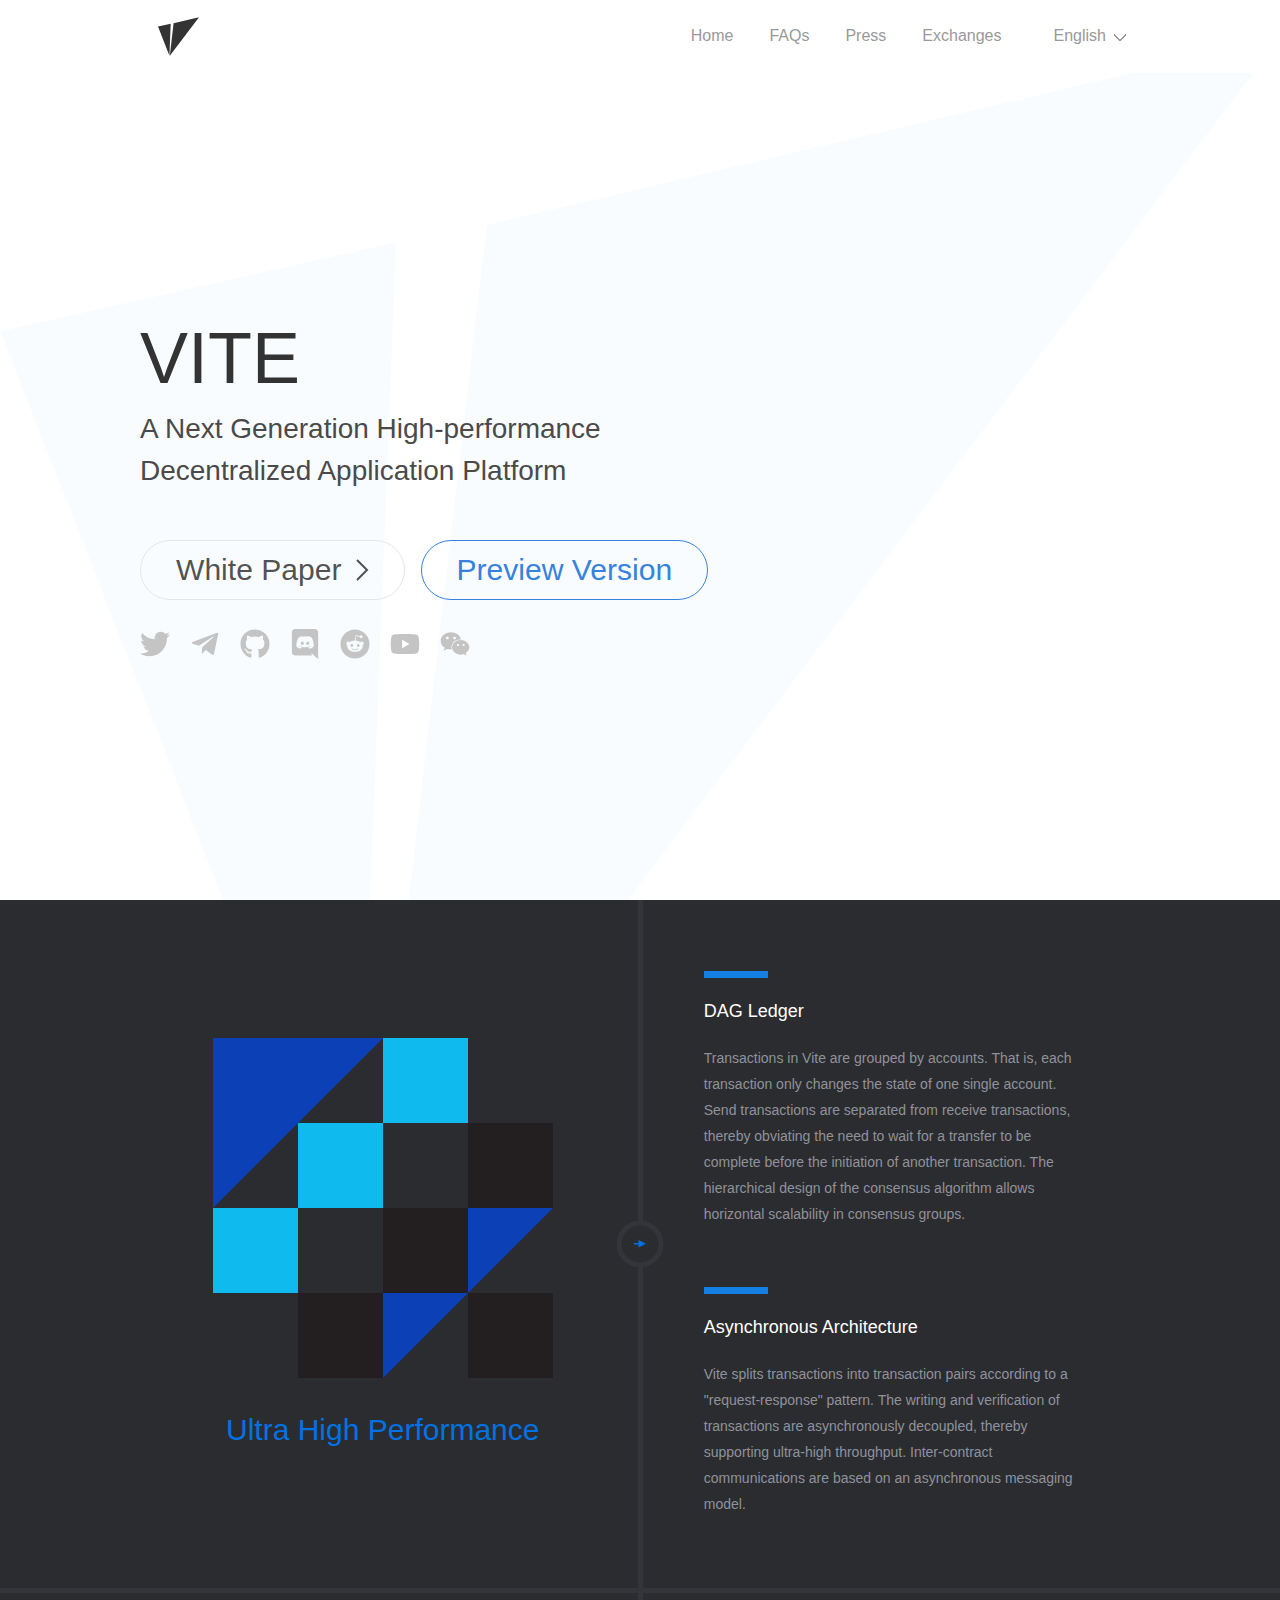
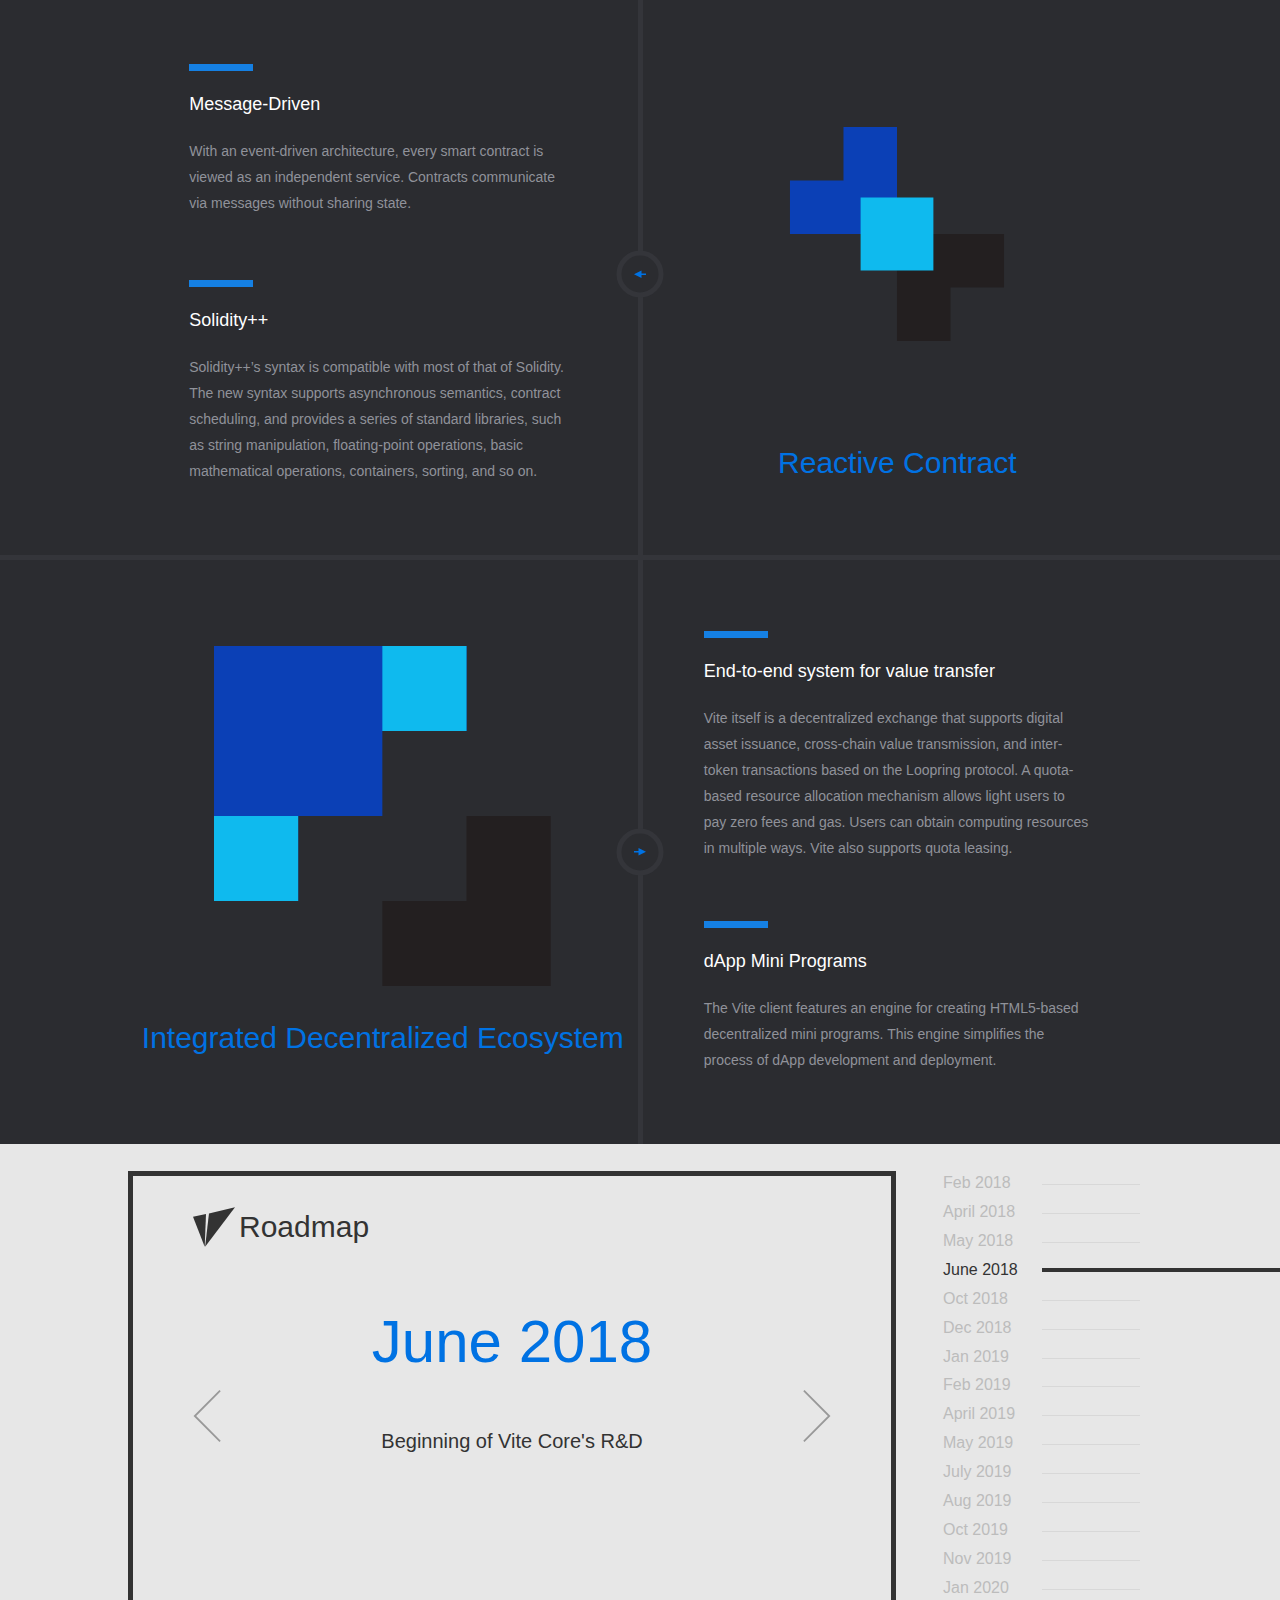
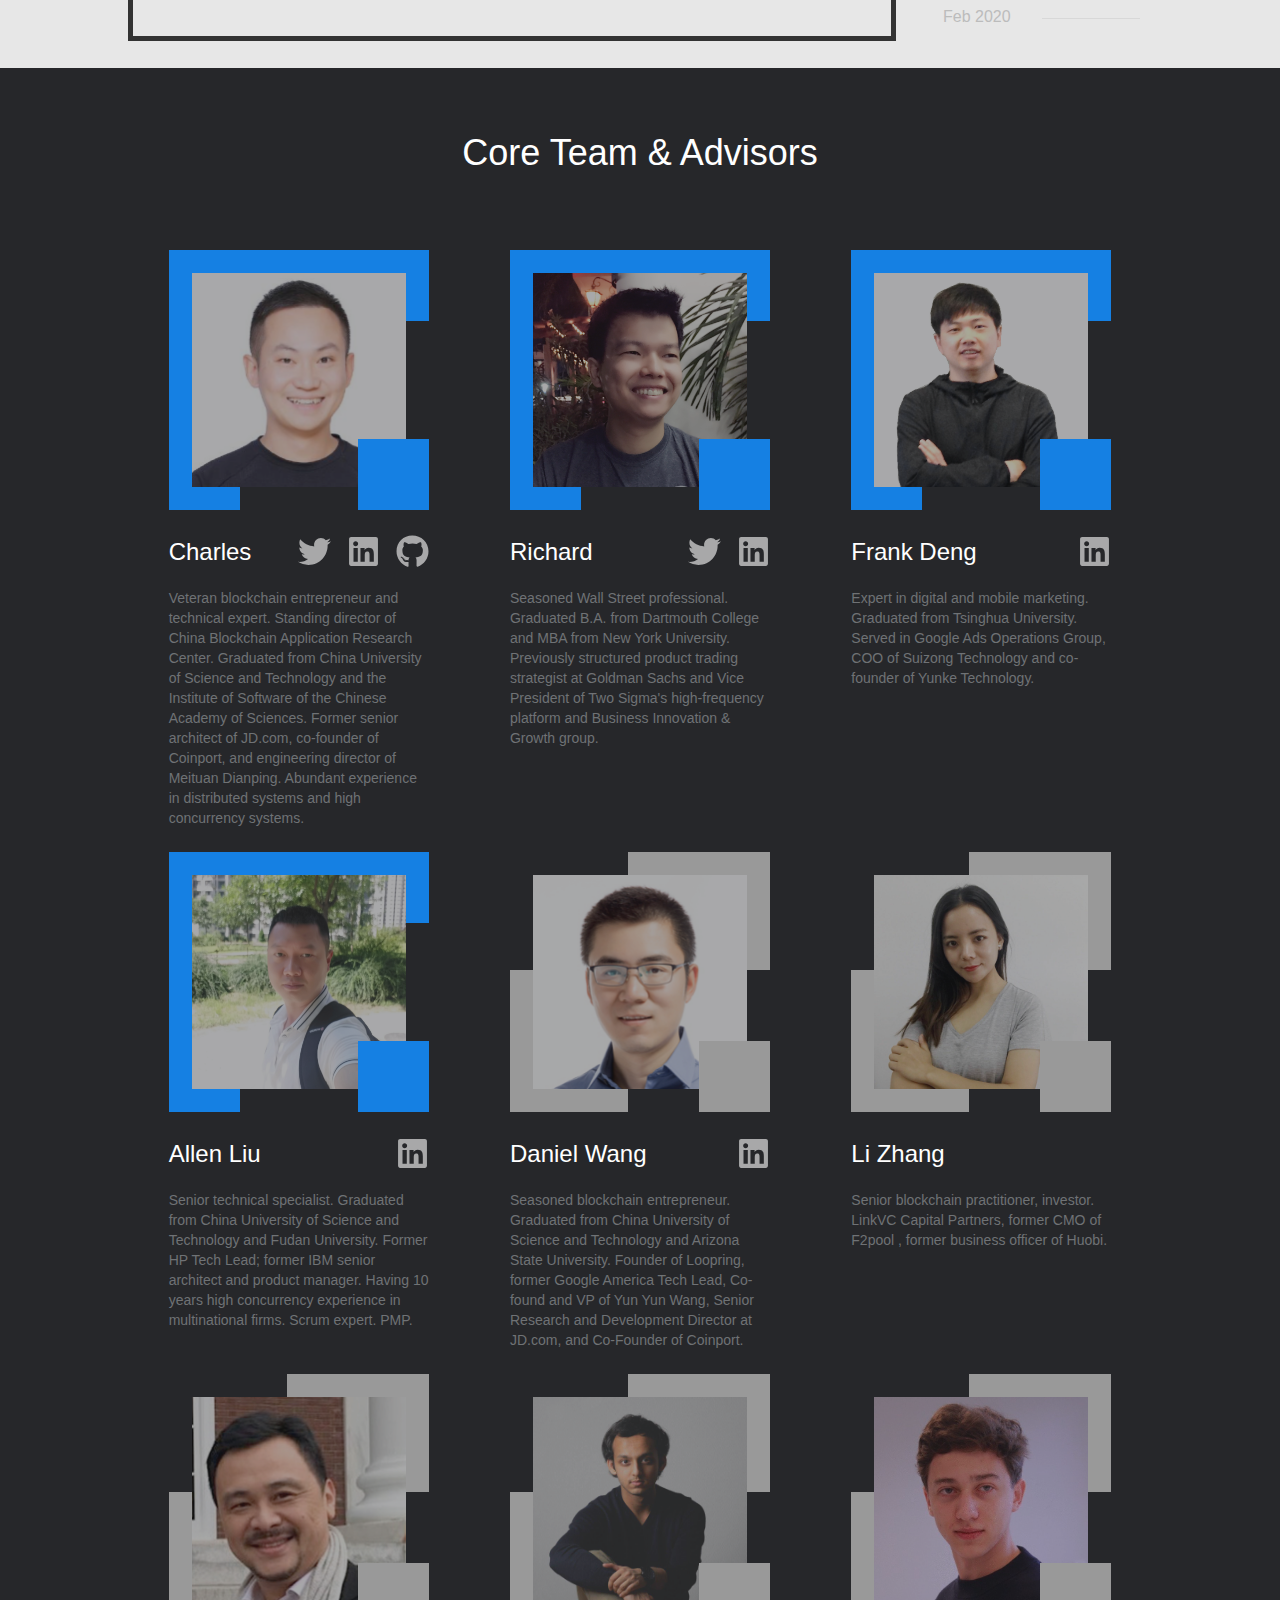
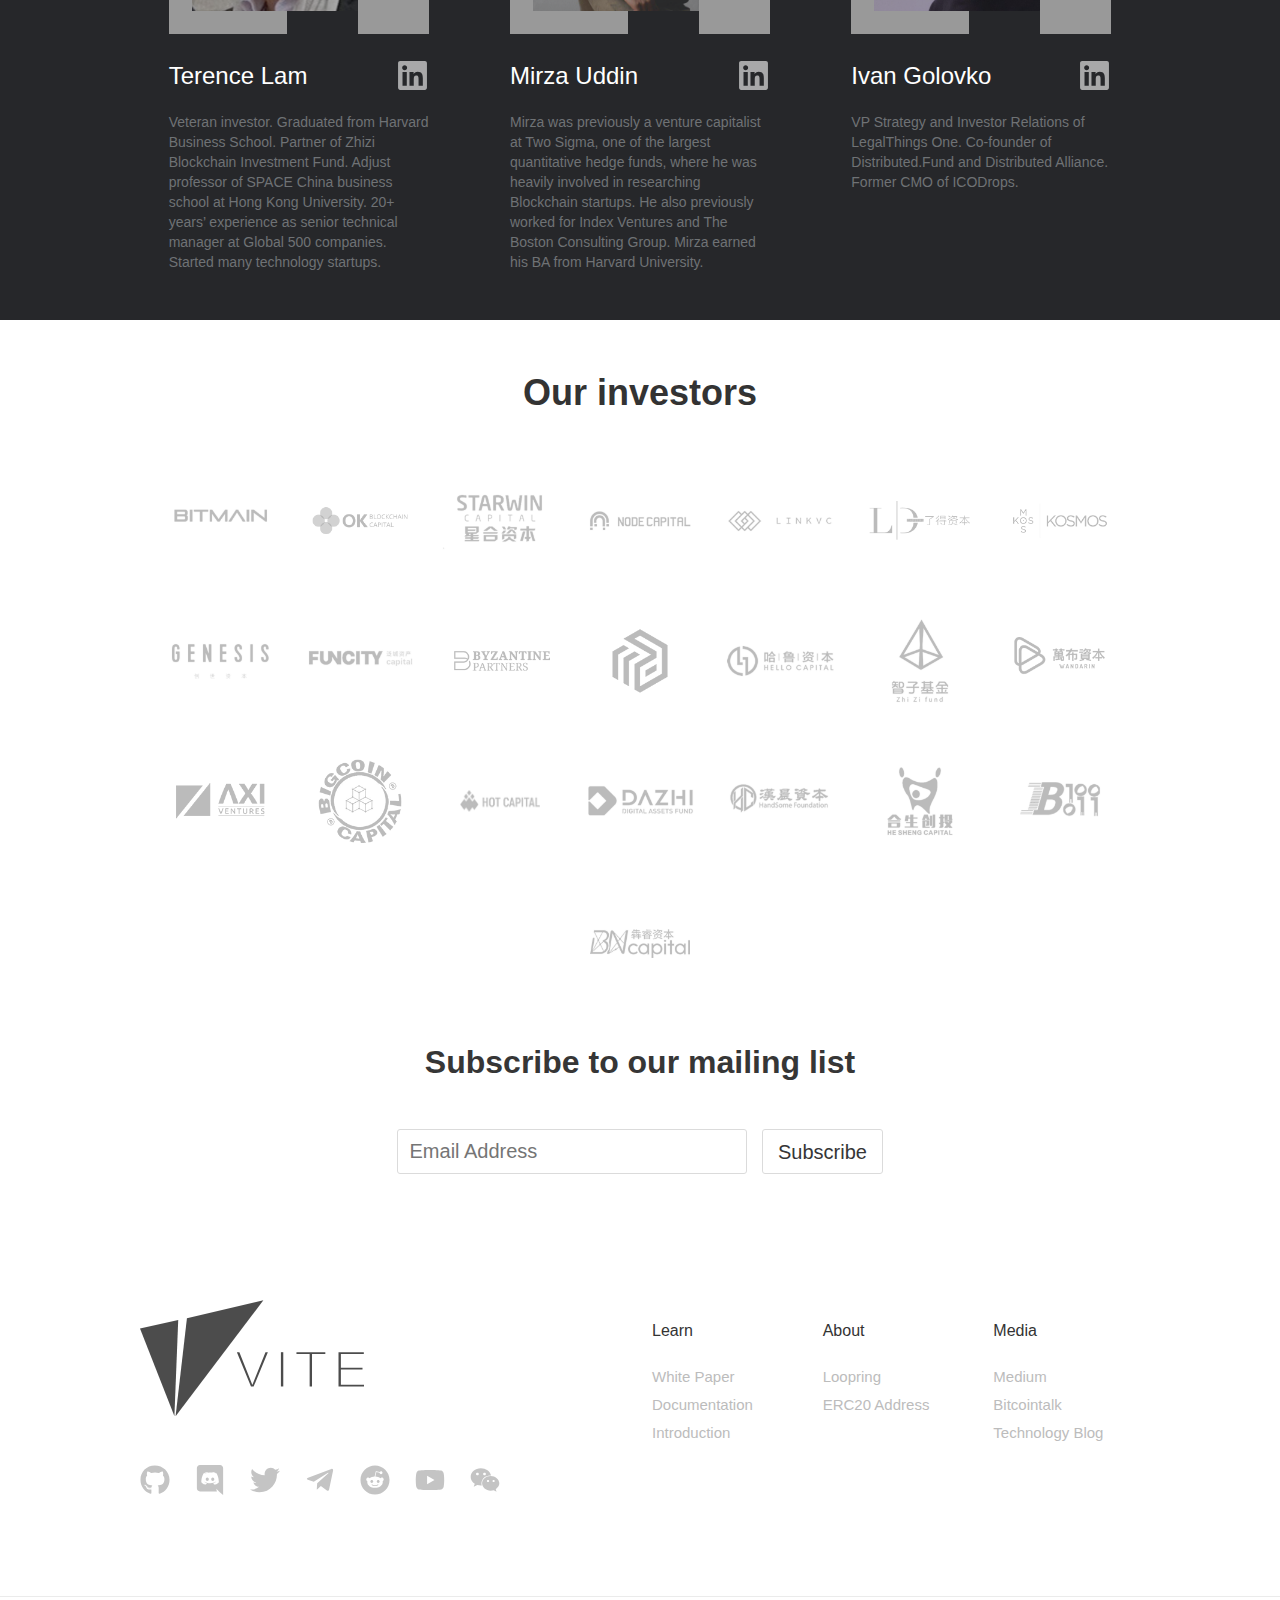
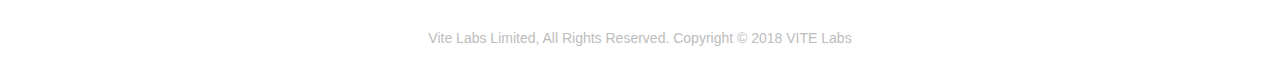
<file: index.html>
<!DOCTYPE html>
<html data-n-head="lang" data-n-head-ssr lang="en">
  <head>
    <meta data-n-head="true" charset="utf-8"><meta data-n-head="true" content="width=device-width,initial-scale=1" name="viewport"><meta data-n-head="true" content="vite lab" name="author"><meta data-n-head="true" content="vite,crypto,dag,bitcoin,vitecoin,contract platform" name="keywords"><meta data-n-head="true" content="yes" name="mobile-web-app-capable" data-hid="mobile-web-app-capable"><meta data-n-head="true" content="vite.org" name="apple-mobile-web-app-title" data-hid="apple-mobile-web-app-title"><meta data-n-head="true" content="#7FB2FE" name="theme-color" data-hid="theme-color"><meta data-n-head="true" content="Vite - A Next Generation High-performance Decentralized Application Platform" name="description" data-hid="description"><meta data-n-head="true" content="MyUvG14lvMm-nYCWoXYE9NT21vRda-kIT6xMETrGqZk" name="google-site-verification"><meta data-n-head="true" content="Home - Vite - A Next Generation High-performance Decentralized Application Platform" name="og:title" data-hid="og:title"><meta data-n-head="true" content="Vite - A Next Generation High-performance Decentralized Application Platform" name="og:description" data-hid="og:description"><meta data-n-head="true" content="website" name="og:type" data-hid="og:type"><meta data-n-head="true" content="https://vite.org" name="og:url" data-hid="og:url"><meta data-n-head="true" content="https://www.vite.org/icon.png" name="og:image"><meta data-n-head="true" content="summary" name="twitter:card" data-hid="twitter:card"><meta data-n-head="true" content="@vitelabs" name="twitter:site" data-hid="twitter:site"><meta data-n-head="true" content="Home - Vite - A Next Generation High-performance Decentralized Application Platform" name="twitter:title" data-hid="twitter:title"><meta data-n-head="true" content="Vite - A Next Generation High-performance Decentralized Application Platform" name="twitter:description" data-hid="twitter:description"><meta data-n-head="true" content="Vite Logo" name="twitter:image:alt" data-hid="twitter:image:alt"><meta data-n-head="true" content="https://www.vite.org/logo_appstore.png" name="twitter:image"><title data-n-head="true">Home - Vite - A Next Generation High-performance Decentralized Application Platform</title><link href="/_nuxt/manifest.9a369b2c.json" rel="manifest" data-n-head="true"><link href="/_nuxt/icons/icon_64.ca0vQhlViSG.png" rel="shortcut icon" data-n-head="true"><link href="/_nuxt/icons/icon_512.ca0vQhlViSG.png" rel="apple-touch-icon" data-n-head="true" sizes="512x512"><link href="/" rel="alternate" data-n-head="true" data-hid="alternate-hreflang-undefined" hreflang><link href="/zh" rel="alternate" data-n-head="true" data-hid="alternate-hreflang-undefined" hreflang><script src="https://hm.baidu.com/hm.js?84d0d7aff86074ac33b30b38c222f2c0" data-n-head="true"></script><script data-n-head="true" type="application/ld+json">{"@context":"http://schema.org","@type":"Organization","url":"https://vite.org","name":"Vite labs.","description":"Vite - A Next Generation High-performance Decentralized Application Platform","image":"https://vite.org/icon.png","brand":{"@type":"Brand","name":"VITE","logo":"https://vite.org/icon.png"},"sameAs":["https://twitter.com/vitelabs"]}</script><link href="/_nuxt/manifest.ed313d6c73c762094335.js" rel="preload" as="script"><link href="/_nuxt/vendor.e135c354f929e7337a29.js" rel="preload" as="script"><link href="/_nuxt/app.9bb09544795246bc65b2.js" rel="preload" as="script"><link href="/_nuxt/app.7aad3ed11efcd6ca9aa3ffb62d283c1d.css" rel="preload" as="style"><link href="/_nuxt/layouts/default.fd04c2dadcf2b1cf1d64.js" rel="preload" as="script"><link href="/_nuxt/2.3a13d92aeaea166e1620.js" rel="preload" as="script"><link href="/_nuxt/lang-zh.2352e8cc65621cdb16b5.js" rel="prefetch"><link href="/_nuxt/lang-en.bf9c09283a50ba5c662c.js" rel="prefetch"><link href="/_nuxt/4.29a835006d6b42d17461.js" rel="prefetch"><link href="/_nuxt/5.4cb0f93d4cadd9900056.js" rel="prefetch"><link href="/_nuxt/6.f031bb96c2bbec660251.js" rel="prefetch"><link href="/_nuxt/pointSet.33fd0a56ef3b2de109a0.js" rel="prefetch"><link href="/_nuxt/three.1904cec2a37cdd7783c7.js" rel="prefetch"><link href="/_nuxt/app.7aad3ed11efcd6ca9aa3ffb62d283c1d.css" rel="stylesheet"><style data-vue-ssr-id="367e64a2:0">.nuxt-content[data-v-314f53c6]{margin-top:72px}.nuxt-content.is-index-page[data-v-314f53c6]{margin-top:0}.navbar[data-v-314f53c6]{border-bottom:1px solid transparent;z-index:222222}.navbar.headroom--not-top[data-v-314f53c6]{border-bottom:1px solid rgba(0,0,0,.05)}@media screen and (min-width:1024px){.navbar.is-index-page.headroom--top[data-v-314f53c6]{background:0 0}}.navbar .navbar-brand[data-v-314f53c6]{height:72px}.navbar .navbar-brand .nav-item[data-v-314f53c6]{height:100%}.navbar .navbar-brand .nav-item.nav-item-logo .logo[data-v-314f53c6]{height:41px;color:#333}@media screen and (max-width:1023px){.navbar .navbar-brand .nav-item.nav-item-logo .logo[data-v-314f53c6]{height:22px}}.navbar .navbar-brand .nav-item.nav-item-logo:hover .logo[data-v-314f53c6]{color:#1580e3}.navbar .nav-item[data-v-314f53c6]{padding:.5rem 18px;color:#999;font-family:PingFangSC-Medium,Arial,Sans-serif}.navbar .nav-item.active[data-v-314f53c6],.navbar .nav-item[data-v-314f53c6]:hover{color:#333}@media screen and (min-width:1024px){.navbar .navbar-menu[data-v-314f53c6]{height:auto!important}}@media screen and (max-width:1023px){.nuxt-content[data-v-314f53c6]{margin-top:41px}.navbar[data-v-314f53c6]{min-height:40px;height:auto}.navbar .navbar-brand[data-v-314f53c6]{min-height:40px;height:40px}.navbar .navbar-brand .logo[data-v-314f53c6]{height:22px;transition:transform .4s ease-in-out}.navbar .navbar-brand .navbar-burger[data-v-314f53c6]{height:40px;width:49px}.navbar .navbar-brand .navbar-burger span[data-v-314f53c6]{width:19px;right:50%;left:auto;margin-right:-10px;transition:all .3s ease-in-out}.navbar .navbar-brand .navbar-burger span[data-v-314f53c6]:nth-child(2){width:15px}.navbar .is-open .navbar-brand .logo[data-v-314f53c6]{transform:rotate(30deg)}.navbar .is-open .navbar-brand .navbar-burger span[data-v-314f53c6]:nth-child(2){width:19px}.navbar .is-open .navbar-brand .navbar-burger span[data-v-314f53c6]:first-child,.navbar .is-open .navbar-brand .navbar-burger span[data-v-314f53c6]:nth-child(3){width:9px;margin-right:-5px}.navbar .nav-item[data-v-314f53c6]{padding:11px 16px;font-size:14px}.navbar .navbar-menu[data-v-314f53c6]{padding:0 32px;transition:all .5s ease-in-out}.navbar .navbar-menu[data-v-314f53c6]:not(.is-active){height:0;overflow-y:hidden;display:block}.navbar .navbar-menu .navbar-end[data-v-314f53c6]{padding:.5rem 0}.navbar .navbar-menu .nav-item[data-v-314f53c6]{height:48px;padding-left:0}.navbar .navbar-menu .line[data-v-314f53c6]{height:1px;margin:.5rem 0;background:rgba(0,0,0,.05);padding:0}.navbar>.container[data-v-314f53c6]{min-height:40px;height:auto}}</style><style data-vue-ssr-id="8575ad82:0"></style><style data-vue-ssr-id="90d9ace0:0">.lang-btn .dropdown-trigger button[data-v-01d7e604]{color:#999;background:0 0;padding:0 1rem 0 0;border-radius:.35rem;height:2.5rem;border:transparent;font-family:PingFangSC-Medium,Arial,Sans-serif}@media screen and (max-width:1023px){.lang-btn .dropdown-trigger button[data-v-01d7e604]{font-size:14px}}.lang-btn .dropdown-trigger button[data-v-01d7e604]:focus{border:none;box-shadow:none}.lang-btn .dropdown-trigger button[data-v-01d7e604]:hover{color:#333}.lang-btn .dropdown-menu .dropdown-content .dropdown-item[data-v-01d7e604]{color:rgba(0,0,0,.8)}.lang-btn .dropdown-menu .dropdown-content .dropdown-item[data-v-01d7e604]:hover{color:rgba(0,0,0,.9)}</style><style data-vue-ssr-id="efdc0720:0">.lang-btn .dropdown-trigger button[data-v-4f08d1b6]{color:#999;background:0 0;padding:0 1rem 0 0;border-radius:.35rem;height:2.5rem;border:transparent;font-family:PingFangSC-Medium,Arial,Sans-serif}@media screen and (max-width:1023px){.lang-btn .dropdown-trigger button[data-v-4f08d1b6]{font-size:14px}}.lang-btn .dropdown-trigger button[data-v-4f08d1b6]:focus{border:none;box-shadow:none}.lang-btn .dropdown-trigger button[data-v-4f08d1b6]:hover{color:#333}.lang-btn .dropdown-trigger button[data-v-4f08d1b6]:after{border:2px solid #999;margin-top:-.375em;right:-.2rem;border-radius:2px;border-right:0;border-top:0;content:" ";display:block;height:.625em;pointer-events:none;position:absolute;top:50%;transform:rotate(-45deg);transform-origin:center;width:.625em}.lang-btn .dropdown-menu .dropdown-content .dropdown-item[data-v-4f08d1b6]{color:rgba(0,0,0,.8)}.lang-btn .dropdown-menu .dropdown-content .dropdown-item[data-v-4f08d1b6]:hover{color:rgba(0,0,0,.9)}</style><style data-vue-ssr-id="ff3ae7be:0">.section-title[data-v-2a183b29]{text-align:center;font-size:2rem;color:#111;font-family:PingFangSC-Regular,Arial,Sans-serif;font-weight:400;margin-bottom:3rem}.home-notification[data-v-2a183b29]{position:absolute;z-index:1;max-width:300px;right:30px;top:87px;background:#1580e3;color:#fff}.home[data-v-2a183b29]{position:relative;font-family:PingFangSC-Semibold,Arial,Sans-serif;background-image:url([data-uri]);background-size:cover;padding-top:72px}@media screen and (max-width:1023px){.home .hero-body[data-v-2a183b29]{display:block}}.home .slogan-wrapper[data-v-2a183b29]{max-width:590px}@media screen and (max-width:1023px){.home .slogan-wrapper[data-v-2a183b29]{max-width:unset}}.home h1[data-v-2a183b29]{font-size:72px;color:#333;line-height:100px}@media screen and (max-width:768px){.home h1[data-v-2a183b29]{font-size:60px;line-height:84px}}.home h2[data-v-2a183b29]{font-size:1.75rem;font-family:PingFangSC-Regular,Arial,Sans-serif}@media screen and (max-width:1023px){.home h2[data-v-2a183b29]{font-size:18px}}.home .btn-group-wrapper[data-v-2a183b29]{margin-top:3rem}@media screen and (max-width:1023px){.home .btn-group-wrapper[data-v-2a183b29]{margin-top:12px}}.home .btn-group-wrapper>.v-popover[data-v-2a183b29]{display:inline-block}.home .btn-group-wrapper .btn-wrapper[data-v-2a183b29]{display:inline-block;margin-left:1rem}.home .btn-group-wrapper .btn-wrapper.blue .button[data-v-2a183b29]{color:#3682de;border-color:#3682de;background:0 0}.home .btn-group-wrapper .button[data-v-2a183b29]{border-radius:100px;padding-left:35px;padding-right:35px;font-size:1.88rem;font-family:PingFangSC-Semibold,Arial,Sans-serif;color:#333;line-height:3.75rem;height:3.75rem;border-color:#999}@media screen and (max-width:1023px){.home .btn-group-wrapper .button[data-v-2a183b29]{width:155px;height:34px;font-size:18px;line-height:25px}}.home .btn-group-wrapper .button svg[data-v-2a183b29]{margin-left:.875rem}@media screen and (max-width:1023px){.home .btn-group-wrapper .button svg[data-v-2a183b29]{height:10px;margin-left:5px}}.home .btn-group-wrapper .button[data-v-2a183b29]:hover{color:#1580e3;border-color:#1580e3}.home .btn-group-wrapper .button:hover svg[data-v-2a183b29]{color:#1580e3}.home .btn-group-wrapper .social[data-v-2a183b29]{margin-top:29px}@media screen and (max-width:1023px){.home .btn-group-wrapper .social[data-v-2a183b29]{margin-top:25px}}.home .btn-group-wrapper .social .icon[data-v-2a183b29],.home .btn-group-wrapper .social[data-v-2a183b29] svg{height:30px;width:30px;color:#c4c4c4;transition:color .1s ease-in-out}@media screen and (max-width:1023px){.home .btn-group-wrapper .social .icon[data-v-2a183b29],.home .btn-group-wrapper .social[data-v-2a183b29] svg{height:24px;width:24px}}.home .btn-group-wrapper .social .icon[data-v-2a183b29]:hover,.home .btn-group-wrapper .social[data-v-2a183b29] svg:hover{color:#1580e3}.home .btn-group-wrapper .social[data-v-2a183b29] .v-popover{margin-left:20px}@media screen and (max-width:1023px){.home .btn-group-wrapper .social[data-v-2a183b29] .v-popover{margin-left:19px}}.home .btn-group-wrapper .social a[data-v-2a183b29]{margin-left:20px}@media screen and (max-width:1023px){.home .btn-group-wrapper .social a[data-v-2a183b29]{margin-left:19px}}.home .btn-group-wrapper .social a[data-v-2a183b29]:first-child{margin-left:0}</style><style data-vue-ssr-id="4bea76ca:0">.v-popover .popover-inner{max-width:300px}</style><style data-vue-ssr-id="051babc0:0">.no-ssr[data-v-51cf40fe]{display:inline-block}.button[data-v-51cf40fe]{border-radius:100px;padding-left:35px;padding-right:35px;font-size:1.88rem;font-family:PingFangSC-Semibold,Arial,Sans-serif;color:rgba(51,51,51,.85);line-height:3.75rem;height:3.75rem;border-color:#e6e6e6;background:0 0}@media screen and (max-width:1023px){.button[data-v-51cf40fe]{width:155px;height:34px;font-size:18px;line-height:25px}}.button svg[data-v-51cf40fe]{margin-left:.875rem}@media screen and (max-width:1023px){.button svg[data-v-51cf40fe]{height:10px;margin-left:5px}}.button[data-v-51cf40fe]:hover{color:#1580e3;border-color:#1580e3}.button:hover svg[data-v-51cf40fe]{color:#1580e3}.button[data-v-51cf40fe]:focus{outline:0}.item-wrapper[data-v-51cf40fe]{display:flex;flex-direction:row;justify-content:space-around;flex-wrap:wrap}.item-wrapper>div[data-v-51cf40fe]{padding:5px}.item-wrapper>div .tag[data-v-51cf40fe]{background:0 0}.item-wrapper>div .tag[data-v-51cf40fe]:hover{background:#0072e3;color:#fff;text-decoration:none}</style><style data-vue-ssr-id="6e912e3b:0">.v-popover .popover-inner{max-width:300px}</style><style data-vue-ssr-id="7ea1d487:0">img[data-v-785ec8dc]{max-width:200px;width:200px}.icon[data-v-785ec8dc]{height:100%;width:100%;color:#c4c4c4}.icon[data-v-785ec8dc]:hover{color:#1580e3}.no-ssr[data-v-785ec8dc],.v-popover[data-v-785ec8dc]{display:inline-block;height:30px;width:30px;margin-left:20px}.item-wrapper[data-v-785ec8dc]{display:flex;flex-direction:row;justify-content:space-around;flex-wrap:wrap}.item-wrapper>div[data-v-785ec8dc]{padding:5px}.item-wrapper>div .tag[data-v-785ec8dc]{background:0 0}.item-wrapper>div .tag[data-v-785ec8dc]:hover{background:#0072e3;color:#fff;border-radius:2px;text-decoration:none}</style><style data-vue-ssr-id="54eee63c:0">img[data-v-078d6541]{max-width:200px;width:200px}.icon[data-v-078d6541]{height:100%;width:100%;color:#c4c4c4}.icon[data-v-078d6541]:hover{color:#1580e3}.no-ssr[data-v-078d6541],.v-popover[data-v-078d6541]{display:inline-block;height:30px;width:30px;margin-left:20px}</style><style data-vue-ssr-id="fb79708c:0">.webgl-canvas[data-v-4df70345]{width:50%;height:90vh;position:absolute;top:72px;right:0;z-index:-1}@media screen and (max-width:768px){.webgl-canvas[data-v-4df70345]{position:absolute;bottom:60px;top:auto;height:50vh;width:100%}}.img-wrapper[data-v-4df70345]{position:absolute;bottom:0;padding:10px;z-index:-1;max-height:80vh;max-width:100vh;transform:translateX(-50vw)}.img-wrapper img[data-v-4df70345]{max-width:100%;opacity:.6;animation:rotate-data-v-4df70345 10s infinite linear}@keyframes rotate-data-v-4df70345{0%{transform:rotate(0)}to{transform:rotate(1turn)}}</style><style data-vue-ssr-id="11abf4e7:0">section[data-v-43242f2a]{background:#2b2c30;border-bottom:5px solid #34353a}@media screen and (max-width:1023px){section[data-v-43242f2a]{border-bottom:none}}section.reverse-row .columns[data-v-43242f2a]{flex-direction:row-reverse}@media screen and (min-width:1024px){section.reverse-row .columns .column[data-v-43242f2a]:first-child{border-right:none;border-left:5px solid #34353a}}section.reverse-row .columns .column .v-arrow[data-v-43242f2a]{position:absolute;left:-26.5px;top:50%;margin-top:-24px}@media screen and (max-width:1023px){section.reverse-row .columns .column .v-arrow[data-v-43242f2a]{top:auto;left:auto;right:50%;bottom:-18px;margin-right:-19.5px;height:36px;width:36px;transform:rotate(0)}}section.reverse-row .v-arrow[data-v-43242f2a]{transform:rotate(180deg)}section[data-v-43242f2a]:last-child{border-bottom:none}@media screen and (max-width:1023px){section[data-v-43242f2a]{padding:1.5rem}}@media screen and (min-width:1024px){section[data-v-43242f2a]{padding:.75rem 0}}section .columns[data-v-43242f2a]{background:#2b2c30}section .columns .column[data-v-43242f2a]{position:relative}@media screen and (min-width:1024px){section .columns .column[data-v-43242f2a]{padding:71px 0}}@media screen and (max-width:1023px){section .columns .column[data-v-43242f2a]{padding:2rem 0}}@media screen and (min-width:1024px){section .columns .column[data-v-43242f2a]:first-child{border-right:5px solid #34353a}}@media print,screen and (min-width:769px){section .columns .column[data-v-43242f2a]:first-child{display:flex;flex-direction:column;align-items:center;justify-content:center}}@media screen and (max-width:768px){section .columns .column[data-v-43242f2a]:first-child{border-bottom:3px solid #34353a;padding-bottom:69px;padding-top:61px}}section .columns .column .v-arrow[data-v-43242f2a]{position:absolute;right:-26.5px;top:50%;margin-top:-24px}@media screen and (max-width:1023px){section .columns .column .v-arrow[data-v-43242f2a]{bottom:0;top:auto;right:50%;bottom:-18px;margin-right:-19.5px;height:36px;width:36px}}section .columns .v-content[data-v-43242f2a]{display:flex;flex-direction:column;justify-content:space-between}@media screen and (max-width:1023px){section .columns .v-content[data-v-43242f2a]{padding-top:39px;padding-bottom:39px}}section .columns .v-content .sub-content-wrapper[data-v-43242f2a]{display:flex;flex-direction:column;align-items:center;justify-content:space-between}@media screen and (max-width:768px){section .columns .v-content .sub-content-wrapper[data-v-43242f2a]:last-child{margin-top:2rem}}section .columns .v-content .sub-content-wrapper[data-v-43242f2a]:last-child{margin-top:60px}section .columns .v-content .sub-content-wrapper .sub-content[data-v-43242f2a]{max-width:387px}section .columns .v-content .sub-content-wrapper .sub-content h3[data-v-43242f2a]{font-size:24px;font-family:PingFangSC-Regular,Arial,Sans-serif;color:#fff;line-height:33px;margin:22px 0}@media screen and (max-width:1023px){section .columns .v-content .sub-content-wrapper .sub-content h3[data-v-43242f2a]{font-size:16px;line-height:23px;margin:7px 0}}@media screen and (min-width:1024px) and (max-width:1407px){section .columns .v-content .sub-content-wrapper .sub-content h3[data-v-43242f2a]{font-size:18px;line-height:23px}}section .columns .v-content .sub-content-wrapper .sub-content .border[data-v-43242f2a]{width:64px;height:7px;background:#1580e3}@media screen and (max-width:1023px){section .columns .v-content .sub-content-wrapper .sub-content .border[data-v-43242f2a]{height:4px}}section .columns .v-content .sub-content-wrapper .sub-content p[data-v-43242f2a]{font-size:16px;font-family:PingFangSC-Regular,Arial,Sans-serif;color:#90929a;line-height:28px}@media screen and (max-width:1023px){section .columns .v-content .sub-content-wrapper .sub-content p[data-v-43242f2a]{font-size:14px;line-height:26px}}@media screen and (min-width:1024px) and (max-width:1407px){section .columns .v-content .sub-content-wrapper .sub-content p[data-v-43242f2a]{font-size:14px;line-height:26px}}section .columns .img-wrapper[data-v-43242f2a]{flex-direction:column;display:flex;align-items:center}section .columns .img-wrapper h3[data-v-43242f2a]{font-size:30px;font-family:PingFangSC-Medium,Arial,Sans-serif;color:#0072e3;line-height:42px;margin-top:31px;text-align:center}@media screen and (max-width:1023px){section .columns .img-wrapper h3[data-v-43242f2a]{font-size:24px;line-height:34px;margin-top:11px}}</style><style data-vue-ssr-id="4ae5c5d8:0">@media screen and (max-width:768px){svg[data-v-3a5345fa]{height:170px;width:170px}}@media screen and (max-width:1023px){svg[data-v-3a5345fa]{height:230px;width:230px}}</style><style data-vue-ssr-id="3fcc5f66:0">@media screen and (min-width:1024px){.p-1[data-v-74eb6b1f],.p-2[data-v-74eb6b1f],p-3[data-v-74eb6b1f]{transition:transform .6s ease-in-out}svg:hover .p-1[data-v-74eb6b1f]{transform:translate(-60px,-60px)}svg:hover .p-2[data-v-74eb6b1f]{transform:translate(60px,60px)}}@media screen and (max-width:768px){svg[data-v-74eb6b1f]{height:170px;width:170px}}@media screen and (max-width:1023px){svg[data-v-74eb6b1f]{height:230px;width:230px}}</style><style data-vue-ssr-id="66fda4c0:0">.p-1[data-v-1986896c]{transition:transform .6s ease-in-out}svg:hover .p-1[data-v-1986896c]{transform:translate(-85px,-85px)}@media screen and (max-width:768px){svg[data-v-1986896c]{height:170px;width:170px}}@media screen and (max-width:1023px){svg[data-v-1986896c]{height:230px;width:230px}}</style><style data-vue-ssr-id="577b2d52:0">.in-out-translate-fade-enter-active[data-v-2258acb1],.in-out-translate-fade-leave-active[data-v-2258acb1]{transition:all .5s}.in-out-translate-fade-enter[data-v-2258acb1],.in-out-translate-fade-leave-active[data-v-2258acb1]{opacity:0}section[data-v-2258acb1]{padding:92px 0;padding:39px 1.5rem;background:#e7e7e7}section .logo[data-v-2258acb1]{height:41px;position:relative}section .logo svg[data-v-2258acb1]{height:42px;color:#333;position:absolute;left:0;top:0}section .logo h3[data-v-2258acb1]{margin-left:46px;font-size:30px;font-family:PingFangSC-Medium,Arial,Sans-serif;color:#333;line-height:42px}@media screen and (max-width:1023px){section .logo[data-v-2258acb1]{text-align:center;display:inline-block;height:auto}section .logo svg[data-v-2258acb1]{height:21px;top:2px}section .logo h3[data-v-2258acb1]{margin-left:30px;font-size:18px;line-height:25px}}@media screen and (max-width:1023px){section .container .columns[data-v-2258acb1]{display:block}}section .container .roadmap-slider[data-v-2258acb1]{border:5px solid #333;height:470px;padding:30px 60px;position:relative;overflow:hidden}@media screen and (max-width:1023px){section .container .roadmap-slider[data-v-2258acb1]{border:3px solid #333;text-align:center;padding:23px 13px;height:380px}}section .container .v-arrow[data-v-2258acb1]{height:56px;width:28px;position:absolute;left:60px;color:#999;top:212px}section .container .v-arrow[data-v-2258acb1]:hover{color:#0072e3;cursor:pointer}section .container .v-arrow.arrow-reverse[data-v-2258acb1]{right:60px;left:auto;transform:rotate(180deg)}@media screen and (max-width:1023px){section .container .v-arrow[data-v-2258acb1]{height:40px;width:20px;left:13px}section .container .v-arrow.arrow-reverse[data-v-2258acb1]{right:13px}}section .container .v-content[data-v-2258acb1]{text-align:center}section .container .v-content .v-title[data-v-2258acb1]{height:100px;font-size:72px;font-family:PingFangSC-Semibold,Arial,Sans-serif;color:#0072e3;line-height:100px;margin-bottom:32px;margin-top:45px;display:block}section .container .v-content .v-description[data-v-2258acb1]{height:110px}section .container .v-content .v-description>p[data-v-2258acb1]{font-size:24px;font-family:PingFangSC-Medium,Arial,Sans-serif;color:#333;line-height:35px;padding:0 40px}@media screen and (min-width:1024px) and (max-width:1407px){section .container .v-content .v-title[data-v-2258acb1]{font-size:60px}section .container .v-content .v-description>p[data-v-2258acb1]{font-size:20px}}@media screen and (max-width:1023px){section .container .v-content .v-title[data-v-2258acb1]{font-size:36px;line-height:50px;margin-bottom:20px;height:auto}section .container .v-content .v-description>p[data-v-2258acb1]{font-size:15px;line-height:23px}}@media screen and (min-width:1024px){section .container .v-list[data-v-2258acb1]{padding-top:0;display:flex;flex-direction:row}section .container .v-list .list-wrapper[data-v-2258acb1]{flex:1;font-size:16px;font-family:PingFangSC-Medium,Arial,Sans-serif;color:#bcbcbc;position:relative;display:flex;flex-direction:column;justify-content:space-between}section .container .v-list .list-wrapper[data-v-2258acb1]:first-child{margin-left:35px}section .container .v-list .list-wrapper:last-child .item[data-v-2258acb1]{height:16px}section .container .v-list .list-wrapper .item[data-v-2258acb1]{position:relative}section .container .v-list .list-wrapper .item.hover[data-v-2258acb1],section .container .v-list .list-wrapper .item[data-v-2258acb1]:hover{color:rgba(51,51,51,.6);cursor:pointer}section .container .v-list .list-wrapper .item.hover .line[data-v-2258acb1],section .container .v-list .list-wrapper .item:hover .line[data-v-2258acb1]{background:rgba(51,51,51,.6);height:3px;top:10px;transition:all .3s ease;width:130%;right:-130%}section .container .v-list .list-wrapper .item.active[data-v-2258acb1]{color:#333}section .container .v-list .list-wrapper .item.active .line[data-v-2258acb1]{transition:all 1s ease-in-out;background:#333;height:4px;top:10px;width:900px;right:-900px}section .container .v-list .list-wrapper .item .line[data-v-2258acb1]{height:1px;background:#d8d8d8;position:absolute;width:100%;right:-100%;top:13px;transition:all .9s ease}section .container .v-list .list-wrapper .item .line[data-v-2258acb1]:hover{background:#333;height:4px;top:10px}}@media screen and (max-width:1023px){section .container .v-list[data-v-2258acb1]{margin-top:-33px}section .container .v-list .list-wrapper[data-v-2258acb1]{display:flex}section .container .v-list .list-wrapper .item[data-v-2258acb1]{flex:1;height:30px;position:relative}section .container .v-list .list-wrapper .item .dot[data-v-2258acb1],section .container .v-list .list-wrapper .item .line[data-v-2258acb1]{position:absolute;background:#999;transition:all .6s ease-in-out}section .container .v-list .list-wrapper .item .line[data-v-2258acb1]{height:30px;width:1px;right:50%;bottom:0}section .container .v-list .list-wrapper .item .dot[data-v-2258acb1]{height:4px;width:4px;border-radius:3px;right:50%;margin-right:-2px;top:-10px}section .container .v-list .list-wrapper .item.active .line[data-v-2258acb1]{height:50px;width:2px;background:#333;bottom:0}section .container .v-list .list-wrapper .item.active .dot[data-v-2258acb1]{top:-30px;margin-right:-1px;background:#333}}</style><style data-vue-ssr-id="681d9cb8:0">section[data-v-085c2b2a]{background:#26272a;padding-top:60px}section .container>h2[data-v-085c2b2a]{font-size:36px;font-family:PingFangSC-Medium,Arial,Sans-serif;color:#fff;line-height:50px;text-align:center;margin-bottom:40px}section .container .is-info[data-v-085c2b2a]{display:flex;justify-content:center;align-items:center}@media screen and (min-width:1024px){section .container .columns[data-v-085c2b2a]:last-child{margin-top:60px}}@media screen and (max-width:1023px){section[data-v-085c2b2a]{padding-top:25px;padding-bottom:25px}section .container>h2[data-v-085c2b2a]{font-size:24px;line-height:34px;margin-bottom:25px}}</style><style data-vue-ssr-id="ba6bb8ae:0">.team-item[data-v-61308f33]{width:260px}.team-item:hover .img-wrapper .img-bg img[data-v-61308f33]{opacity:1}.team-item:hover .team-desc>p[data-v-61308f33]{color:#fff}.team-item .img-wrapper[data-v-61308f33]{height:260px;width:260px;display:flex;flex-direction:row;justify-content:center;align-items:center;position:relative;margin-bottom:25px}.team-item .img-wrapper .img-bg[data-v-61308f33]{height:214px;width:214px;background:#26272a}.team-item .img-wrapper .img-bg img[data-v-61308f33]{height:214px;width:214px;opacity:.6;background-color:#26272a;transition:all .6s ease}.team-item .img-wrapper .p-1[data-v-61308f33]{height:71px;width:71px;position:absolute;right:0;bottom:0}.team-item .img-wrapper.is-core .p-1[data-v-61308f33],.team-item .img-wrapper.is-core[data-v-61308f33]{background:#1580e3}.team-item .img-wrapper.is-core .p-2[data-v-61308f33],.team-item .img-wrapper.is-core .p-3[data-v-61308f33]{background:#26272a;position:absolute}.team-item .img-wrapper.is-core .p-2[data-v-61308f33]{right:72px;height:23px;width:118px;right:71px;bottom:0}.team-item .img-wrapper.is-core .p-3[data-v-61308f33]{width:23px;height:118px;right:0;bottom:71px}.team-item .img-wrapper.is-advisor .p-1[data-v-61308f33],.team-item .img-wrapper.is-advisor[data-v-61308f33]{background:#999}.team-item .img-wrapper.is-advisor .p-2[data-v-61308f33],.team-item .img-wrapper.is-advisor .p-3[data-v-61308f33],.team-item .img-wrapper.is-advisor .p-4[data-v-61308f33],.team-item .img-wrapper.is-advisor .p-5[data-v-61308f33]{background:#26272a;position:absolute}.team-item .img-wrapper.is-advisor .p-2[data-v-61308f33]{height:23px;width:118px;top:0;left:0}.team-item .img-wrapper.is-advisor .p-3[data-v-61308f33]{height:118px;width:23px;top:0;left:0}.team-item .img-wrapper.is-advisor .p-4[data-v-61308f33]{height:23px;bottom:0;right:71px;width:71px}.team-item .img-wrapper.is-advisor .p-5[data-v-61308f33]{height:71px;bottom:71px;right:0;width:23px}.team-item .team-desc .name[data-v-61308f33]{font-size:24px;font-family:PingFangSC-Medium,Arial,Sans-serif;color:#fff;line-height:33px}@media screen and (max-width:1023px){.team-item .team-desc .name[data-v-61308f33]{font-size:18px;line-height:25px}}.team-item .team-desc .icon-wrapper[data-v-61308f33]{display:inline-block;float:right}.team-item .team-desc .icon-wrapper .icon[data-v-61308f33]{color:hsla(0,0%,100%,.6);height:33px;width:33px;margin-left:16px}.team-item .team-desc .icon-wrapper .icon[data-v-61308f33]:hover{color:#1580e3}@media screen and (max-width:1023px){.team-item .team-desc .icon-wrapper .icon[data-v-61308f33]{height:31px;width:31px}}.team-item .team-desc>p[data-v-61308f33]{margin-top:20px;font-size:14px;font-family:PingFangSC-Regular,Arial,Sans-serif;color:#6f7275;line-height:20px;transition:all .6s ease}@media screen and (max-width:1023px){.team-item .team-desc>p[data-v-61308f33]{margin-top:25px}}</style><style data-vue-ssr-id="efb90ed2:0">@media screen and (max-width:1023px){.section[data-v-4b2a40f3]{padding-top:25px;padding-bottom:25px}.section .title[data-v-4b2a40f3]{font-size:24px;line-height:34px;margin-bottom:30px}}.title[data-v-4b2a40f3]{font-size:36px;font-family:PingFangSC-Medium,Arial,Sans-serif;color:#333;line-height:50px;text-align:center}@media screen and (min-width:1024px){.title[data-v-4b2a40f3]{margin-bottom:3rem}}.column[data-v-4b2a40f3]{text-align:center;display:flex;flex-direction:column;justify-content:center;align-items:center}.column .img-wrapper[data-v-4b2a40f3]{flex-direction:row;display:flex;align-items:center;justify-content:center}.column .img-wrapper[data-v-4b2a40f3]:hover{cursor:pointer}.columns[data-v-4b2a40f3]{flex-direction:row;margin:-15px -25px}.columns .item[data-v-4b2a40f3]{padding:10px;flex-grow:0}.columns .item>a[data-v-4b2a40f3]{display:flex;width:120px;height:120px}.columns .item>a[data-v-4b2a40f3]:hover{border-color:#3682de}.columns .item>a.key-hot[data-v-4b2a40f3]{padding:20px}@media screen and (max-width:1023px){.columns[data-v-4b2a40f3]{margin:-5px}.columns .item[data-v-4b2a40f3]{padding:5px}.columns .item>a[data-v-4b2a40f3]{width:95px;height:95px}}@media screen and (max-width:768px){.columns[data-v-4b2a40f3]{margin:-5px;justify-content:space-evenly}.columns .item[data-v-4b2a40f3]{padding:5px}.columns .item>a[data-v-4b2a40f3]{width:70px;height:70px}}</style><style data-vue-ssr-id="3b9b42ad:0">.section[data-v-0ad78a74]{padding-top:0}.section .title[data-v-0ad78a74]{text-align:center}@media screen and (max-width:1023px){.section[data-v-0ad78a74]{padding-top:25px;padding-bottom:25px}.section .title[data-v-0ad78a74]{font-size:24px;line-height:34px;margin-bottom:30px}}.form-wrapper[data-v-0ad78a74]{padding-top:10px}.form-wrapper .is-medium[data-v-0ad78a74]{min-width:120px}.header[data-v-0ad78a74]{text-align:center;font-size:20px}.control[data-v-0ad78a74]{margin-top:15px;display:flex;justify-content:center}.control .input[data-v-0ad78a74]{max-width:350px;box-shadow:none}.control .button[data-v-0ad78a74]{margin-left:15px}@media screen and (max-width:1023px){.control[data-v-0ad78a74]{display:block}.control .input[data-v-0ad78a74]{width:100%;max-width:none}.control .button[data-v-0ad78a74]{width:100%;margin-left:0;margin-top:15px}}</style><style data-vue-ssr-id="47ae5177:0">.footer[data-v-0d2d6594]:first-child{padding-top:78px;border-bottom:1px solid rgba(0,0,0,.08)}@media screen and (max-width:1023px){.footer[data-v-0d2d6594]:first-child{padding-top:35px}}.footer[data-v-0d2d6594]:last-child{padding:31px}@media screen and (max-width:1023px){.footer[data-v-0d2d6594]:last-child{padding:15px}}.footer.all-rights[data-v-0d2d6594]{font-size:14px;font-family:PingFangSC-Medium,Arial,Sans-serif;color:#bcbcbc;line-height:20px;text-align:center}@media screen and (max-width:1023px){.footer.all-rights[data-v-0d2d6594]{font-size:12px;line-height:17px}}.footer .link-tab[data-v-0d2d6594]{padding-top:30px}@media screen and (max-width:768px){.footer .logo-wrapper[data-v-0d2d6594]{display:flex}.footer .logo-wrapper .logo[data-v-0d2d6594]{flex:1}}.footer .logo-wrapper .logo[data-v-0d2d6594]{margin-bottom:42px;height:116px;width:auto;color:rgba(0,0,0,.7)}.footer .logo-wrapper .logo[data-v-0d2d6594]:hover{color:#1580e3}@media screen and (max-width:1023px){.footer .logo-wrapper .logo[data-v-0d2d6594]{height:78px;margin-bottom:22px}}@media screen and (max-width:768px){.footer .icon-links-wrapper[data-v-0d2d6594]{text-align:center}}.footer .icon-links-wrapper>a[data-v-0d2d6594],.footer .icon-links-wrapper[data-v-0d2d6594] .v-popover{margin-left:25px}.footer .icon-links-wrapper>a svg[data-v-0d2d6594],.footer .icon-links-wrapper[data-v-0d2d6594] .v-popover svg{width:30px;height:30px;color:#c4c4c4}.footer .icon-links-wrapper>a svg[data-v-0d2d6594]:hover,.footer .icon-links-wrapper[data-v-0d2d6594] .v-popover svg:hover{color:#1580e3}@media screen and (max-width:1023px){.footer .icon-links-wrapper>a svg[data-v-0d2d6594],.footer .icon-links-wrapper[data-v-0d2d6594] .v-popover svg{width:24px;height:24px}}@media screen and (max-width:1023px){.footer .icon-links-wrapper>a[data-v-0d2d6594],.footer .icon-links-wrapper[data-v-0d2d6594] .v-popover{margin-left:19px}}.footer .icon-links-wrapper>a[data-v-0d2d6594]:first-child,.footer .icon-links-wrapper[data-v-0d2d6594] .v-popover:first-child{margin-left:0}.footer .links-wrapper[data-v-0d2d6594]{line-height:1.75rem}@media screen and (max-width:768px){.footer .links-wrapper[data-v-0d2d6594]{text-align:center}}.footer .links-wrapper>div[data-v-0d2d6594]:first-child{font-size:16px;font-family:PingFangSC-Medium,Arial,Sans-serif;color:#333;margin-bottom:20px;line-height:25px}@media screen and (max-width:1023px){.footer .links-wrapper>div[data-v-0d2d6594]:first-child{font-size:15px;line-height:21px;margin-bottom:18px}}.footer .links-wrapper ul li a[data-v-0d2d6594]{font-size:16px;font-family:PingFangSC-Medium,Arial,Sans-serif;color:#bcbcbc;line-height:25px}@media screen and (max-width:1023px){.footer .links-wrapper ul li a[data-v-0d2d6594]{font-size:14px;line-height:20px}}@media screen and (min-width:1024px) and (max-width:1407px){.footer .links-wrapper ul li a[data-v-0d2d6594]{font-size:15px}}.footer .links-wrapper ul li a[data-v-0d2d6594]:hover{color:#1580e3}</style><style data-vue-ssr-id="32b11219:0">svg[data-v-05d4cbf4]{width:170px;height:88px}</style>
  </head>
  <body data-n-head="">
    <div id="__nuxt" data-server-rendered="true"><div class="nuxt-progress" style="width:0%;height:2px;background-color:#7fb2fe;opacity:0"></div><div id="__layout"><div data-v-314f53c6><div class="navbar headroom is-index-page" data-v-314f53c6><div class="container is-widescreen" data-v-314f53c6><div class="navbar-brand" data-v-314f53c6><div data-v-314f53c6><a href="/" class="navbar-item nav-item nav-item-logo nuxt-link-exact-active nuxt-link-active" data-v-314f53c6><svg class="logo" viewBox="0 0 1024 1024" xmlns="http://www.w3.org/2000/svg" style="enable-background:new 0 0 1024 1024" version="1.1" x="0px" xml:space="preserve" xmlns:xlink="http://www.w3.org/1999/xlink" y="0px" data-v-314f53c6 data-v-ac7b7132 id="Layer_1"><g fill="currentColor" data-v-ac7b7132><polygon class="st0" points="0,265 285.3,992.6 316.9,193.8 	" data-v-ac7b7132 id="Fill-1"></polygon><polygon class="st0" points="389.3,180.1 295.3,993.7 1024,30.3 	" data-v-ac7b7132 id="Fill-2"></polygon></g></svg></a></div><div class="navbar-burger" data-v-314f53c6><span data-v-314f53c6></span><span data-v-314f53c6></span><span data-v-314f53c6></span></div></div><div class="navbar-menu" data-v-314f53c6 style="height:0"><div class="navbar-end" data-v-314f53c6><a href="/" class="nav-item text-hover-transition nuxt-link-exact-active nuxt-link-active active" data-v-314f53c6>
              Home
            </a><a href="/faq" class="nav-item text-hover-transition" data-v-314f53c6>
              FAQs
            </a><a target="_blank" href="https://medium.com/vitelabs" class="nav-item text-hover-transition" data-v-314f53c6>Press</a><div class="line is-hidden-desktop" data-v-314f53c6></div><div class="nav-item" data-v-314f53c6><div class="dropdown lang-btn is-hoverable" data-v-314f53c6 data-v-01d7e604><div class="dropdown-trigger" data-v-01d7e604><button class="button" data-v-01d7e604><span data-v-01d7e604>Exchanges</span></button></div><div class="dropdown-menu" data-v-01d7e604 id="lang-dropdown-menu" role="menu"><div class="dropdown-content" data-v-01d7e604><a target="_blank" href="https://www.okex.com/spot/trade#product=vite_eth" class="dropdown-item" data-v-01d7e604>
          OKEX.COM
        </a></div></div></div></div><div class="nav-item" data-v-314f53c6><div class="dropdown lang-btn is-hoverable" data-v-314f53c6 data-v-4f08d1b6><div class="dropdown-trigger" data-v-4f08d1b6><button class="button" aria-controls="lang-dropdown-menu" aria-haspopup="true" data-v-4f08d1b6><span data-v-4f08d1b6>English</span></button></div><div class="dropdown-menu" data-v-4f08d1b6 id="lang-dropdown-menu" role="menu"><div class="dropdown-content" data-v-4f08d1b6><!----><a href="/zh" class="dropdown-item" data-v-4f08d1b6>
          中文
        </a></div></div></div></div></div></div></div></div><div class="nuxt-content is-index-page" data-v-314f53c6><div data-v-314f53c6 data-v-2a183b29><section class="is-fullheight hero home" data-v-2a183b29><div class="hero-body" data-v-2a183b29><div class="container" data-v-2a183b29><div class="is-size-1-desktop is-size-2-touch slogan-wrapper" data-v-2a183b29><h1 data-v-2a183b29>
            VITE
          </h1><h2 data-v-2a183b29>A Next Generation High-performance Decentralized Application Platform</h2></div><div class="btn-group-wrapper" data-v-2a183b29><div class="no-ssr no-ssr-placeholder" data-v-51cf40fe data-v-2a183b29><div class="btn-wrapper" data-v-51cf40fe><a target="_blank" href="/whitepaper/vite_en.pdf" class="button" data-v-51cf40fe>
      White Paper
      <svg width="13px" height="22px" viewBox="0 0 13 22" version="1.1" xmlns="http://www.w3.org/2000/svg" xmlns:xlink="http://www.w3.org/1999/xlink" data-v-51cf40fe><g fill="none" id="Page-1" stroke="none" stroke-width="1" fill-rule="evenodd" data-v-51cf40fe><g id="home——PC" transform="translate(-526.000000, -473.000000)" stroke-width="2" stroke="currentColor" data-v-51cf40fe><g id="Group" transform="translate(360.000000, 152.000000)" data-v-51cf40fe><polyline id="Rectangle-2-Copy-2" transform="translate(172.000000, 332.000000) scale(-1, 1) translate(-172.000000, -332.000000) " points="177 342 167 332 177 322" data-v-51cf40fe></polyline></g></g></g></svg></a></div></div><div class="btn-wrapper blue" data-v-2a183b29><a target="_blank" href="https://vite.net" class="button tooltip-target" data-v-2a183b29>
              Preview Version
            </a></div><div class="social" data-v-2a183b29><a target="_blank" href="https://twitter.com/vitelabs" data-v-2a183b29><svg class="icon svg-inline--fa fa-twitter fa-w-16" viewBox="0 0 512 512" xmlns="http://www.w3.org/2000/svg" aria-hidden="true" data-icon="twitter" data-prefix="fab" role="img" data-v-2a183b29 data-v-2a183b29><path d="M459.37 151.716c.325 4.548.325 9.097.325 13.645 0 138.72-105.583 298.558-298.558 298.558-59.452 0-114.68-17.219-161.137-47.106 8.447.974 16.568 1.299 25.34 1.299 49.055 0 94.213-16.568 130.274-44.832-46.132-.975-84.792-31.188-98.112-72.772 6.498.974 12.995 1.624 19.818 1.624 9.421 0 18.843-1.3 27.614-3.573-48.081-9.747-84.143-51.98-84.143-102.985v-1.299c13.969 7.797 30.214 12.67 47.431 13.319-28.264-18.843-46.781-51.005-46.781-87.391 0-19.492 5.197-37.36 14.294-52.954 51.655 63.675 129.3 105.258 216.365 109.807-1.624-7.797-2.599-15.918-2.599-24.04 0-57.828 46.782-104.934 104.934-104.934 30.213 0 57.502 12.67 76.67 33.137 23.715-4.548 46.456-13.32 66.599-25.34-7.798 24.366-24.366 44.833-46.132 57.827 21.117-2.273 41.584-8.122 60.426-16.243-14.292 20.791-32.161 39.308-52.628 54.253z" fill="currentColor" data-v-2a183b29 data-v-2a183b29></path></svg></a><div class="no-ssr no-ssr-placeholder" data-v-785ec8dc data-v-2a183b29><a target="_blank" data-v-785ec8dc><svg class="svg-inline--fa fa-telegram-plane fa-w-14" viewBox="0 0 448 512" xmlns="http://www.w3.org/2000/svg" aria-hidden="true" data-icon="telegram-plane" data-prefix="fab" role="img" data-v-785ec8dc><path d="M446.7 98.6l-67.6 318.8c-5.1 22.5-18.4 28.1-37.3 17.5l-103-75.9-49.7 47.8c-5.5 5.5-10.1 10.1-20.7 10.1l7.4-104.9 190.9-172.5c8.3-7.4-1.8-11.5-12.9-4.1L117.8 284 16.2 252.2c-22.1-6.9-22.5-22.1 4.6-32.7L418.2 66.4c18.4-6.9 34.5 4.1 28.5 32.2z" fill="currentColor" data-v-785ec8dc></path></svg></a></div><a target="_blank" href="https://github.com/vitelabs" data-v-2a183b29><svg class="icon svg-inline--fa fa-github fa-w-16" viewBox="0 0 496 512" xmlns="http://www.w3.org/2000/svg" aria-hidden="true" data-icon="github" data-prefix="fab" role="img" data-v-2a183b29 data-v-2a183b29><path d="M165.9 397.4c0 2-2.3 3.6-5.2 3.6-3.3.3-5.6-1.3-5.6-3.6 0-2 2.3-3.6 5.2-3.6 3-.3 5.6 1.3 5.6 3.6zm-31.1-4.5c-.7 2 1.3 4.3 4.3 4.9 2.6 1 5.6 0 6.2-2s-1.3-4.3-4.3-5.2c-2.6-.7-5.5.3-6.2 2.3zm44.2-1.7c-2.9.7-4.9 2.6-4.6 4.9.3 2 2.9 3.3 5.9 2.6 2.9-.7 4.9-2.6 4.6-4.6-.3-1.9-3-3.2-5.9-2.9zM244.8 8C106.1 8 0 113.3 0 252c0 110.9 69.8 205.8 169.5 239.2 12.8 2.3 17.3-5.6 17.3-12.1 0-6.2-.3-40.4-.3-61.4 0 0-70 15-84.7-29.8 0 0-11.4-29.1-27.8-36.6 0 0-22.9-15.7 1.6-15.4 0 0 24.9 2 38.6 25.8 21.9 38.6 58.6 27.5 72.9 20.9 2.3-16 8.8-27.1 16-33.7-55.9-6.2-112.3-14.3-112.3-110.5 0-27.5 7.6-41.3 23.6-58.9-2.6-6.5-11.1-33.3 2.6-67.9 20.9-6.5 69 27 69 27 20-5.6 41.5-8.5 62.8-8.5s42.8 2.9 62.8 8.5c0 0 48.1-33.6 69-27 13.7 34.7 5.2 61.4 2.6 67.9 16 17.7 25.8 31.5 25.8 58.9 0 96.5-58.9 104.2-114.8 110.5 9.2 7.9 17 22.9 17 46.4 0 33.7-.3 75.4-.3 83.6 0 6.5 4.6 14.4 17.3 12.1C428.2 457.8 496 362.9 496 252 496 113.3 383.5 8 244.8 8zM97.2 352.9c-1.3 1-1 3.3.7 5.2 1.6 1.6 3.9 2.3 5.2 1 1.3-1 1-3.3-.7-5.2-1.6-1.6-3.9-2.3-5.2-1zm-10.8-8.1c-.7 1.3.3 2.9 2.3 3.9 1.6 1 3.6.7 4.3-.7.7-1.3-.3-2.9-2.3-3.9-2-.6-3.6-.3-4.3.7zm32.4 35.6c-1.6 1.3-1 4.3 1.3 6.2 2.3 2.3 5.2 2.6 6.5 1 1.3-1.3.7-4.3-1.3-6.2-2.2-2.3-5.2-2.6-6.5-1zm-11.4-14.7c-1.6 1-1.6 3.6 0 5.9 1.6 2.3 4.3 3.3 5.6 2.3 1.6-1.3 1.6-3.9 0-6.2-1.4-2.3-4-3.3-5.6-2z" fill="currentColor" data-v-2a183b29 data-v-2a183b29></path></svg></a><a target="_blank" href="https://discordapp.com/invite/CsVY76q" data-v-2a183b29><svg class="icon svg-inline--fa fa-discord fa-w-14" viewBox="0 0 448 512" xmlns="http://www.w3.org/2000/svg" aria-hidden="true" data-icon="discord" data-prefix="fab" role="img" data-v-2a183b29 data-v-2a183b29><path d="M297.216 243.2c0 15.616-11.52 28.416-26.112 28.416-14.336 0-26.112-12.8-26.112-28.416s11.52-28.416 26.112-28.416c14.592 0 26.112 12.8 26.112 28.416zm-119.552-28.416c-14.592 0-26.112 12.8-26.112 28.416s11.776 28.416 26.112 28.416c14.592 0 26.112-12.8 26.112-28.416.256-15.616-11.52-28.416-26.112-28.416zM448 52.736V512c-64.494-56.994-43.868-38.128-118.784-107.776l13.568 47.36H52.48C23.552 451.584 0 428.032 0 398.848V52.736C0 23.552 23.552 0 52.48 0h343.04C424.448 0 448 23.552 448 52.736zm-72.96 242.688c0-82.432-36.864-149.248-36.864-149.248-36.864-27.648-71.936-26.88-71.936-26.88l-3.584 4.096c43.52 13.312 63.744 32.512 63.744 32.512-60.811-33.329-132.244-33.335-191.232-7.424-9.472 4.352-15.104 7.424-15.104 7.424s21.248-20.224 67.328-33.536l-2.56-3.072s-35.072-.768-71.936 26.88c0 0-36.864 66.816-36.864 149.248 0 0 21.504 37.12 78.08 38.912 0 0 9.472-11.52 17.152-21.248-32.512-9.728-44.8-30.208-44.8-30.208 3.766 2.636 9.976 6.053 10.496 6.4 43.21 24.198 104.588 32.126 159.744 8.96 8.96-3.328 18.944-8.192 29.44-15.104 0 0-12.8 20.992-46.336 30.464 7.68 9.728 16.896 20.736 16.896 20.736 56.576-1.792 78.336-38.912 78.336-38.912z" fill="currentColor" data-v-2a183b29 data-v-2a183b29></path></svg></a><a target="_blank" href="https://www.reddit.com/r/vitelabs" data-v-2a183b29><svg class="icon svg-inline--fa fa-reddit fa-w-16" viewBox="0 0 512 512" xmlns="http://www.w3.org/2000/svg" aria-hidden="true" data-icon="reddit" data-prefix="fab" role="img" data-v-2a183b29 data-v-2a183b29><path d="M201.5 305.5c-13.8 0-24.9-11.1-24.9-24.6 0-13.8 11.1-24.9 24.9-24.9 13.6 0 24.6 11.1 24.6 24.9 0 13.6-11.1 24.6-24.6 24.6zM504 256c0 137-111 248-248 248S8 393 8 256 119 8 256 8s248 111 248 248zm-132.3-41.2c-9.4 0-17.7 3.9-23.8 10-22.4-15.5-52.6-25.5-86.1-26.6l17.4-78.3 55.4 12.5c0 13.6 11.1 24.6 24.6 24.6 13.8 0 24.9-11.3 24.9-24.9s-11.1-24.9-24.9-24.9c-9.7 0-18 5.8-22.1 13.8l-61.2-13.6c-3-.8-6.1 1.4-6.9 4.4l-19.1 86.4c-33.2 1.4-63.1 11.3-85.5 26.8-6.1-6.4-14.7-10.2-24.1-10.2-34.9 0-46.3 46.9-14.4 62.8-1.1 5-1.7 10.2-1.7 15.5 0 52.6 59.2 95.2 132 95.2 73.1 0 132.3-42.6 132.3-95.2 0-5.3-.6-10.8-1.9-15.8 31.3-16 19.8-62.5-14.9-62.5zM302.8 331c-18.2 18.2-76.1 17.9-93.6 0-2.2-2.2-6.1-2.2-8.3 0-2.5 2.5-2.5 6.4 0 8.6 22.8 22.8 87.3 22.8 110.2 0 2.5-2.2 2.5-6.1 0-8.6-2.2-2.2-6.1-2.2-8.3 0zm7.7-75c-13.6 0-24.6 11.1-24.6 24.9 0 13.6 11.1 24.6 24.6 24.6 13.8 0 24.9-11.1 24.9-24.6 0-13.8-11-24.9-24.9-24.9z" fill="currentColor" data-v-2a183b29 data-v-2a183b29></path></svg></a><a target="_blank" href="https://www.youtube.com/channel/UC8qft2rEzBnP9yJOGdsJBVg" data-v-2a183b29><svg class="icon svg-inline--fa fa-youtube fa-w-18" viewBox="0 0 576 512" xmlns="http://www.w3.org/2000/svg" aria-hidden="true" data-icon="youtube" data-prefix="fab" role="img" data-v-2a183b29 data-v-2a183b29><path d="M549.655 124.083c-6.281-23.65-24.787-42.276-48.284-48.597C458.781 64 288 64 288 64S117.22 64 74.629 75.486c-23.497 6.322-42.003 24.947-48.284 48.597-11.412 42.867-11.412 132.305-11.412 132.305s0 89.438 11.412 132.305c6.281 23.65 24.787 41.5 48.284 47.821C117.22 448 288 448 288 448s170.78 0 213.371-11.486c23.497-6.321 42.003-24.171 48.284-47.821 11.412-42.867 11.412-132.305 11.412-132.305s0-89.438-11.412-132.305zm-317.51 213.508V175.185l142.739 81.205-142.739 81.201z" fill="currentColor" data-v-2a183b29 data-v-2a183b29></path></svg></a><div class="no-ssr no-ssr-placeholder" data-v-078d6541 data-v-2a183b29><a target="_blank" data-v-078d6541><svg class="svg-inline--fa fa-weixin fa-w-18" viewBox="0 0 576 512" xmlns="http://www.w3.org/2000/svg" aria-hidden="true" data-icon="weixin" data-prefix="fab" role="img" data-v-078d6541><path d="M385.2 167.6c6.4 0 12.6.3 18.8 1.1C387.4 90.3 303.3 32 207.7 32 100.5 32 13 104.8 13 197.4c0 53.4 29.3 97.5 77.9 131.6l-19.3 58.6 68-34.1c24.4 4.8 43.8 9.7 68.2 9.7 6.2 0 12.1-.3 18.3-.8-4-12.9-6.2-26.6-6.2-40.8-.1-84.9 72.9-154 165.3-154zm-104.5-52.9c14.5 0 24.2 9.7 24.2 24.4 0 14.5-9.7 24.2-24.2 24.2-14.8 0-29.3-9.7-29.3-24.2.1-14.7 14.6-24.4 29.3-24.4zm-136.4 48.6c-14.5 0-29.3-9.7-29.3-24.2 0-14.8 14.8-24.4 29.3-24.4 14.8 0 24.4 9.7 24.4 24.4 0 14.6-9.6 24.2-24.4 24.2zM563 319.4c0-77.9-77.9-141.3-165.4-141.3-92.7 0-165.4 63.4-165.4 141.3S305 460.7 397.6 460.7c19.3 0 38.9-5.1 58.6-9.9l53.4 29.3-14.8-48.6C534 402.1 563 363.2 563 319.4zm-219.1-24.5c-9.7 0-19.3-9.7-19.3-19.6 0-9.7 9.7-19.3 19.3-19.3 14.8 0 24.4 9.7 24.4 19.3 0 10-9.7 19.6-24.4 19.6zm107.1 0c-9.7 0-19.3-9.7-19.3-19.6 0-9.7 9.7-19.3 19.3-19.3 14.5 0 24.4 9.7 24.4 19.3.1 10-9.9 19.6-24.4 19.6z" fill="currentColor" data-v-078d6541></path></svg></a></div></div></div></div></div><!----></section><div data-v-43242f2a data-v-2a183b29><section data-v-43242f2a><div class="container" data-v-43242f2a><div class="columns" data-v-43242f2a><div class="column v-title" data-v-43242f2a><div class="img-wrapper" data-v-43242f2a><svg width="340px" height="340px" viewBox="0 0 340 340" version="1.1" xmlns="http://www.w3.org/2000/svg" xmlns:xlink="http://www.w3.org/1999/xlink" data-v-3a5345fa data-v-43242f2a><defs data-v-3a5345fa><polygon id="path-1" points="85.02737 0 0 0 0 170.0578 170.05474 170.0578 170.05474 0" data-v-3a5345fa></polygon><polygon id="path-3" points="169.97433 0 340 0 340 340 -5.42101086e-20 340 -5.42101086e-20 0 169.97433 0 -0.00034 0 -0.00034 339.9456 339.94866 339.9456 339.94866 0" data-v-3a5345fa></polygon><polygon id="path-5" points="0 340 340 340 340 0 0 0" data-v-3a5345fa></polygon></defs><g fill="none" stroke="none" stroke-width="1" fill-rule="evenodd" data-v-3a5345fa><g transform="translate(-444.000000, -993.000000)" data-v-3a5345fa><g transform="translate(0.000000, 922.000000)" data-v-3a5345fa><g transform="translate(444.000000, 71.000000)" data-v-3a5345fa><g data-v-3a5345fa><mask id="mask-2" fill="white" data-v-3a5345fa><use xlink:href="#path-1" data-v-3a5345fa></use></mask><g data-v-3a5345fa></g><path d="M170.05474,0 L84.94254,0 C56.62734,28.3152 28.31554,56.6304 -0.00306,84.9456 L-0.00306,170.0578 L170.05474,0 Z" fill="#0B40B6" id="Fill-1" mask="url(#mask-2)" data-v-3a5345fa></path></g><g data-v-3a5345fa><mask id="mask-4" fill="white" data-v-3a5345fa><use xlink:href="#path-3" data-v-3a5345fa></use></mask><g data-v-3a5345fa></g><path d="M339.94866,0 L254.99286,0 C254.47266,0.6596 0.05746,254.9354 -0.00034,254.983 L-0.00034,339.9456 C14.07226,325.8764 326.12766,13.8142 339.94866,0" fill="#0B40B6" id="Fill-4" mask="url(#mask-4)" data-v-3a5345fa></path></g><path d="M84.94526,340 L170.05406,340 C226.70146,283.3526 283.35226,226.7052 339.99966,170.0578 L339.99966,84.9422 C326.93006,98.0152 97.95706,326.9882 84.94526,340" fill="#0B40B6" id="Fill-7" data-v-3a5345fa></path><path d="M254.9983,340 L339.9405,340 C339.9609,339.9796 339.9813,339.9592 339.9983,339.9388 L339.9983,254.983 C339.6141,255.2788 255.2057,339.7552 254.9983,340" fill="#0B40B6" id="Fill-9" data-v-3a5345fa></path><mask id="mask-6" fill="white" data-v-3a5345fa><use xlink:href="#path-5" data-v-3a5345fa></use></mask><g data-v-3a5345fa></g><polygon fill="#231F20" mask="url(#mask-6)" points="255 170 340 170 340 85 255 85" data-v-3a5345fa></polygon><polygon fill="#231F20" mask="url(#mask-6)" points="170 255 255 255 255 170 170 170" data-v-3a5345fa></polygon><polygon fill="#231F20" mask="url(#mask-6)" points="85 340 170 340 170 255 85 255" data-v-3a5345fa></polygon><polygon fill="#0FBAEE" mask="url(#mask-6)" points="85 170 170 170 170 85 85 85" data-v-3a5345fa></polygon><polygon fill="#231F20" mask="url(#mask-6)" points="255 340 340 340 340 255 255 255" data-v-3a5345fa></polygon><polygon fill="#0FBAEE" mask="url(#mask-6)" points="170 85 255 85 255 0 170 0" data-v-3a5345fa></polygon><polygon fill="#0B40B6" mask="url(#mask-6)" points="0 85 85 85 85 0 0 0" data-v-3a5345fa></polygon><polygon fill="#0FBAEE" mask="url(#mask-6)" points="0 255 85 255 85 170 0 170" data-v-3a5345fa></polygon></g></g></g></g></svg><h3 data-v-43242f2a>Ultra High Performance</h3></div><svg class="v-arrow is-hidden-touch" viewBox="0 0 48 48" xmlns="http://www.w3.org/2000/svg" width="48px" height="48px" version="1.1" xmlns:xlink="http://www.w3.org/1999/xlink" data-v-43242f2a><g fill="none" stroke="none" stroke-width="1" fill-rule="evenodd" data-v-43242f2a><g transform="translate(-936.000000, -1173.000000)" data-v-43242f2a><g transform="translate(0.000000, 922.000000)" data-v-43242f2a><g transform="translate(939.000000, 254.000000)" data-v-43242f2a><circle id="Oval" stroke="#34353A" stroke-width="5" fill="#2B2C30" cx="21" cy="21" r="21" data-v-43242f2a></circle><path d="M19.5,20 L15,20 L15,21.5 L19.5,21.5 L19.5,24.5 L27,20.75 L19.5,17 L19.5,20 Z" fill="#0072E3" id="Combined-Shape" data-v-43242f2a></path></g></g></g></g></svg><svg class="v-arrow is-hidden-tablet" viewBox="0 0 76 76" xmlns="http://www.w3.org/2000/svg" width="76px" height="76px" version="1.1" xmlns:xlink="http://www.w3.org/1999/xlink" data-v-43242f2a><g fill="none" stroke="none" stroke-width="1" fill-rule="evenodd" data-v-43242f2a><g transform="translate(-337.000000, -1984.000000)" data-v-43242f2a><g transform="translate(0.000000, 1322.000000)" data-v-43242f2a><g transform="translate(375.000000, 700.000000) rotate(90.000000) translate(-375.000000, -700.000000) translate(340.000000, 665.000000)" data-v-43242f2a><circle stroke="#34353A" stroke-width="5" fill="#2B2C30" cx="35" cy="35" r="35" data-v-43242f2a></circle><path d="M32.5,33.3333333 L25,33.3333333 L25,35.8333333 L32.5,35.8333333 L32.5,40.8333333 L45,34.5833333 L32.5,28.3333333 L32.5,33.3333333 Z" fill="#0072E3" id="Combined-Shape" data-v-43242f2a></path></g></g></g></g></svg></div><div class="column v-content" data-v-43242f2a><div class="sub-content-wrapper" data-v-43242f2a><div class="sub-content" data-v-43242f2a><div class="border" data-v-43242f2a></div><h3 data-v-43242f2a>DAG Ledger</h3><p data-v-43242f2a>Transactions in Vite are grouped by accounts.  That is, each transaction only changes the state of one single account.  Send transactions are separated from receive transactions, thereby obviating the need to wait for a transfer to be complete before the initiation of another transaction. The hierarchical design of the consensus algorithm allows horizontal scalability in consensus groups.</div></div><div class="sub-content-wrapper" data-v-43242f2a><div class="sub-content" data-v-43242f2a><div class="border" data-v-43242f2a></div><h3 data-v-43242f2a>Asynchronous Architecture</h3><p data-v-43242f2a>Vite splits transactions into transaction pairs according to a "request-response" pattern. The writing and verification of transactions are asynchronously decoupled, thereby supporting ultra-high throughput. Inter-contract communications are based on an asynchronous messaging model.</div></div></div></div></div></section><section class="reverse-row" data-v-43242f2a><div class="container" data-v-43242f2a><div class="columns" data-v-43242f2a><div class="column v-title" data-v-43242f2a><div class="img-wrapper" data-v-43242f2a><div data-v-74eb6b1f data-v-43242f2a><svg class="is-hidden-touch" viewBox="-100 -100 540 540" xmlns="http://www.w3.org/2000/svg" xmlns:xlink="http://www.w3.org/1999/xlink" width="340px" height="340px" version="1.1" data-v-74eb6b1f><g fill="none" stroke="none" stroke-width="1" fill-rule="evenodd" data-v-74eb6b1f><g transform="translate(-1115.000000, -1556.000000)" data-v-74eb6b1f><g transform="translate(0.000000, 1472.000000)" data-v-74eb6b1f><g transform="translate(1115.000000, 84.000000)" data-v-74eb6b1f><polygon class="p-1" points="85.00068 0.00034 85.00068 85.00034 0.00068 85.00034 0.00068 170.00034 169.99728 170.00034 169.99728 0.00034" fill="#0B40B6" data-v-74eb6b1f></polygon><polygon class="p-2" points="169.9983 170.0017 169.9983 339.9983 254.9983 339.9983 254.9983 254.9983 339.9983 254.9983 339.9983 170.0017" fill="#231F20" data-v-74eb6b1f></polygon><polygon class="p-3" points="112.2 227.8 227.8 227.8 227.8 112.2 112.2 112.2" fill="#0FBAEE" data-v-74eb6b1f></polygon></g></g></g></g></svg><svg class="is-hidden-desktop" viewBox="0 0 340 340" xmlns="http://www.w3.org/2000/svg" width="340px" height="340px" version="1.1" xmlns:xlink="http://www.w3.org/1999/xlink" data-v-74eb6b1f><title data-v-74eb6b1f>Page 1</title><desc data-v-74eb6b1f>Created with Sketch.</desc><defs data-v-74eb6b1f></defs><g fill="none" id="Page-1" stroke="none" stroke-width="1" fill-rule="evenodd" data-v-74eb6b1f><g id="home——ios" transform="translate(-205.000000, -2854.000000)" data-v-74eb6b1f><g id="Group-5-Copy-3" transform="translate(0.000000, 2722.000000)" data-v-74eb6b1f><g id="Page-1" transform="translate(205.000000, 132.000000)" data-v-74eb6b1f><polygon id="Fill-1" fill="#0B40B6" points="85.00068 0.00034 85.00068 85.00034 0.00068 85.00034 0.00068 170.00034 169.99728 170.00034 169.99728 0.00034" data-v-74eb6b1f></polygon><polygon id="Fill-2" fill="#231F20" points="169.9983 170.0017 169.9983 339.9983 254.9983 339.9983 254.9983 254.9983 339.9983 254.9983 339.9983 170.0017" data-v-74eb6b1f></polygon><polygon id="Fill-3" fill="#0FBAEE" points="112.2 227.8 227.8 227.8 227.8 112.2 112.2 112.2" data-v-74eb6b1f></polygon></g></g></g></g></svg></div><h3 data-v-43242f2a>Reactive Contract</h3></div><svg class="v-arrow is-hidden-touch" viewBox="0 0 48 48" xmlns="http://www.w3.org/2000/svg" width="48px" height="48px" version="1.1" xmlns:xlink="http://www.w3.org/1999/xlink" data-v-43242f2a><g fill="none" stroke="none" stroke-width="1" fill-rule="evenodd" data-v-43242f2a><g transform="translate(-936.000000, -1173.000000)" data-v-43242f2a><g transform="translate(0.000000, 922.000000)" data-v-43242f2a><g transform="translate(939.000000, 254.000000)" data-v-43242f2a><circle id="Oval" stroke="#34353A" stroke-width="5" fill="#2B2C30" cx="21" cy="21" r="21" data-v-43242f2a></circle><path d="M19.5,20 L15,20 L15,21.5 L19.5,21.5 L19.5,24.5 L27,20.75 L19.5,17 L19.5,20 Z" fill="#0072E3" id="Combined-Shape" data-v-43242f2a></path></g></g></g></g></svg><svg class="v-arrow is-hidden-tablet" viewBox="0 0 76 76" xmlns="http://www.w3.org/2000/svg" width="76px" height="76px" version="1.1" xmlns:xlink="http://www.w3.org/1999/xlink" data-v-43242f2a><g fill="none" stroke="none" stroke-width="1" fill-rule="evenodd" data-v-43242f2a><g transform="translate(-337.000000, -1984.000000)" data-v-43242f2a><g transform="translate(0.000000, 1322.000000)" data-v-43242f2a><g transform="translate(375.000000, 700.000000) rotate(90.000000) translate(-375.000000, -700.000000) translate(340.000000, 665.000000)" data-v-43242f2a><circle stroke="#34353A" stroke-width="5" fill="#2B2C30" cx="35" cy="35" r="35" data-v-43242f2a></circle><path d="M32.5,33.3333333 L25,33.3333333 L25,35.8333333 L32.5,35.8333333 L32.5,40.8333333 L45,34.5833333 L32.5,28.3333333 L32.5,33.3333333 Z" fill="#0072E3" id="Combined-Shape" data-v-43242f2a></path></g></g></g></g></svg></div><div class="column v-content" data-v-43242f2a><div class="sub-content-wrapper" data-v-43242f2a><div class="sub-content" data-v-43242f2a><div class="border" data-v-43242f2a></div><h3 data-v-43242f2a>Message-Driven</h3><p data-v-43242f2a>With an event-driven architecture, every smart contract is viewed as an independent service.  Contracts communicate via messages without sharing state.</div></div><div class="sub-content-wrapper" data-v-43242f2a><div class="sub-content" data-v-43242f2a><div class="border" data-v-43242f2a></div><h3 data-v-43242f2a>Solidity++</h3><p data-v-43242f2a>Solidity++’s syntax is compatible with most of that of Solidity.  The new syntax supports asynchronous semantics, contract scheduling, and provides a series of standard libraries, such as string manipulation, floating-point operations, basic mathematical operations, containers, sorting, and so on.</div></div></div></div></div></section><section data-v-43242f2a><div class="container" data-v-43242f2a><div class="columns" data-v-43242f2a><div class="column v-title" data-v-43242f2a><div class="img-wrapper" data-v-43242f2a><svg xmlns="http://www.w3.org/2000/svg" xmlns:xlink="http://www.w3.org/1999/xlink" width="337px" height="340px" viewBox="0 0 337 340" version="1.1" data-v-1986896c data-v-43242f2a><defs data-v-1986896c><polygon id="path-1" points="0 340 336.677426 340 336.677426 0 0 0" data-v-1986896c></polygon></defs><g fill="none" stroke="none" stroke-width="1" fill-rule="evenodd" data-v-1986896c><g transform="translate(-447.000000, -2093.000000)" data-v-1986896c><g transform="translate(0.000000, 2022.000000)" data-v-1986896c><g transform="translate(447.000000, 71.000000)" data-v-1986896c><polygon fill="#0B40B6" points="0 0.00034 0 17.00034 0.0437623762 255.00034 84.1988119 255.00034 84.1988119 170.00034 168.357228 170.00034 168.357228 84.99694 252.515644 84.99694 252.515644 0.00034" data-v-1986896c></polygon><g id="Group-9" data-v-1986896c><path d="M84.1075842,84.99864 C84.1378812,84.96804 84.1715446,84.93404 84.1984752,84.90344 L84.1984752,84.99864 L84.1075842,84.99864 Z" fill="#231F20" id="Fill-2" data-v-1986896c></path><path d="M252.516317,169.99898 L252.516317,254.99898 L252.570178,254.99898 C252.553347,255.01598 252.536515,255.03638 252.516317,255.05338 L252.516317,254.99898 L168.357901,254.99898 L168.357901,339.95478 C168.344436,339.97178 168.33097,339.98538 168.314139,339.99898 L168.357901,339.99898 L252.516317,339.99898 L336.674733,339.99898 L336.674733,254.99898 L336.674733,170.05678 L336.674733,169.99898 L252.516317,169.99898 Z" fill="#231F20" class="p-1" data-v-1986896c></path><mask fill="white" data-v-1986896c><use xlink:href="#path-1" data-v-1986896c></use></mask><g data-v-1986896c></g><polygon fill="#0FBAEE" points="168.357228 85 252.515644 85 252.515644 0 168.357228 0" data-v-1986896c></polygon><polygon fill="#0FBAEE" points="0 255 84.1584158 255 84.1584158 170 0 170" data-v-1986896c></polygon></g></g></g></g></g></svg><h3 data-v-43242f2a>Integrated Decentralized Ecosystem</h3></div><svg class="v-arrow is-hidden-touch" viewBox="0 0 48 48" xmlns="http://www.w3.org/2000/svg" width="48px" height="48px" version="1.1" xmlns:xlink="http://www.w3.org/1999/xlink" data-v-43242f2a><g fill="none" stroke="none" stroke-width="1" fill-rule="evenodd" data-v-43242f2a><g transform="translate(-936.000000, -1173.000000)" data-v-43242f2a><g transform="translate(0.000000, 922.000000)" data-v-43242f2a><g transform="translate(939.000000, 254.000000)" data-v-43242f2a><circle id="Oval" stroke="#34353A" stroke-width="5" fill="#2B2C30" cx="21" cy="21" r="21" data-v-43242f2a></circle><path d="M19.5,20 L15,20 L15,21.5 L19.5,21.5 L19.5,24.5 L27,20.75 L19.5,17 L19.5,20 Z" fill="#0072E3" id="Combined-Shape" data-v-43242f2a></path></g></g></g></g></svg><svg class="v-arrow is-hidden-tablet" viewBox="0 0 76 76" xmlns="http://www.w3.org/2000/svg" width="76px" height="76px" version="1.1" xmlns:xlink="http://www.w3.org/1999/xlink" data-v-43242f2a><g fill="none" stroke="none" stroke-width="1" fill-rule="evenodd" data-v-43242f2a><g transform="translate(-337.000000, -1984.000000)" data-v-43242f2a><g transform="translate(0.000000, 1322.000000)" data-v-43242f2a><g transform="translate(375.000000, 700.000000) rotate(90.000000) translate(-375.000000, -700.000000) translate(340.000000, 665.000000)" data-v-43242f2a><circle stroke="#34353A" stroke-width="5" fill="#2B2C30" cx="35" cy="35" r="35" data-v-43242f2a></circle><path d="M32.5,33.3333333 L25,33.3333333 L25,35.8333333 L32.5,35.8333333 L32.5,40.8333333 L45,34.5833333 L32.5,28.3333333 L32.5,33.3333333 Z" fill="#0072E3" id="Combined-Shape" data-v-43242f2a></path></g></g></g></g></svg></div><div class="column v-content" data-v-43242f2a><div class="sub-content-wrapper" data-v-43242f2a><div class="sub-content" data-v-43242f2a><div class="border" data-v-43242f2a></div><h3 data-v-43242f2a>End-to-end system for value transfer</h3><p data-v-43242f2a>Vite itself is a decentralized exchange that supports digital asset issuance, cross-chain value transmission, and inter-token transactions based on the Loopring protocol.  A quota-based resource allocation mechanism allows light users to pay zero fees and gas. Users can obtain computing resources in multiple ways.  Vite also supports quota leasing.</div></div><div class="sub-content-wrapper" data-v-43242f2a><div class="sub-content" data-v-43242f2a><div class="border" data-v-43242f2a></div><h3 data-v-43242f2a>dApp Mini Programs</h3><p data-v-43242f2a>The Vite client features an engine for creating HTML5-based decentralized mini programs.  This engine simplifies the process of dApp development and deployment.</div></div></div></div></div></section></div><section data-v-2258acb1 data-v-2a183b29><div class="container" data-v-2258acb1><div class="columns" data-v-2258acb1><div class="column roadmap-slider is-three-quarters-desktop" data-v-2258acb1><div class="logo" data-v-2258acb1><svg version="1.1" id="Layer_1" xmlns="http://www.w3.org/2000/svg" xmlns:xlink="http://www.w3.org/1999/xlink" x="0px" y="0px" viewBox="0 0 1024 1024" xml:space="preserve" style="enable-background:new 0 0 1024 1024" data-v-ac7b7132 data-v-2258acb1><g fill="currentColor" data-v-ac7b7132><polygon class="st0" points="0,265 285.3,992.6 316.9,193.8 	" data-v-ac7b7132 id="Fill-1"></polygon><polygon class="st0" points="389.3,180.1 295.3,993.7 1024,30.3 	" data-v-ac7b7132 id="Fill-2"></polygon></g></svg><h3 data-v-2258acb1>Roadmap</h3></div><div class="v-content" data-v-2258acb1 data-v-2258acb1><span class="v-title" data-v-2258acb1>
                June 2018
              </span><div class="v-description" data-v-2258acb1><p data-v-2258acb1>
                Beginning of Vite Core's R&D
              </div></div><svg class="v-arrow" viewBox="0 0 31 58" xmlns="http://www.w3.org/2000/svg" width="31px" height="58px" version="1.1" xmlns:xlink="http://www.w3.org/1999/xlink" data-v-2258acb1><g fill="none" stroke="none" stroke-width="1" fill-rule="evenodd" data-v-2258acb1><g transform="translate(-430.000000, -2806.000000)" stroke-width="2" stroke="currentColor" data-v-2258acb1><g transform="translate(0.000000, 2572.000000)" data-v-2258acb1><polyline id="Rectangle-2-Copy-2" points="460 291 432 263 460 235" data-v-2258acb1></polyline></g></g></g></svg><svg class="v-arrow arrow-reverse" viewBox="0 0 31 58" xmlns="http://www.w3.org/2000/svg" width="31px" height="58px" version="1.1" xmlns:xlink="http://www.w3.org/1999/xlink" data-v-2258acb1><g fill="none" stroke="none" stroke-width="1" fill-rule="evenodd" data-v-2258acb1><g transform="translate(-430.000000, -2806.000000)" stroke-width="2" stroke="currentColor" data-v-2258acb1><g transform="translate(0.000000, 2572.000000)" data-v-2258acb1><polyline id="Rectangle-2-Copy-2" points="460 291 432 263 460 235" data-v-2258acb1></polyline></g></g></g></svg></div><div class="v-list column is-hidden-touch" data-v-2258acb1><div class="list-wrapper" data-v-2258acb1><div class="item" data-v-2258acb1><span data-v-2258acb1>
                Feb 2018
              </span><div class="line" data-v-2258acb1></div></div><div class="item" data-v-2258acb1><span data-v-2258acb1>
                April 2018
              </span><div class="line" data-v-2258acb1></div></div><div class="item" data-v-2258acb1><span data-v-2258acb1>
                May 2018
              </span><div class="line" data-v-2258acb1></div></div><div class="item active" data-v-2258acb1><span data-v-2258acb1>
                June 2018
              </span><div class="line" data-v-2258acb1></div></div><div class="item" data-v-2258acb1><span data-v-2258acb1>
                Oct 2018
              </span><div class="line" data-v-2258acb1></div></div><div class="item" data-v-2258acb1><span data-v-2258acb1>
                Dec 2018
              </span><div class="line" data-v-2258acb1></div></div><div class="item" data-v-2258acb1><span data-v-2258acb1>
                Jan 2019
              </span><div class="line" data-v-2258acb1></div></div><div class="item" data-v-2258acb1><span data-v-2258acb1>
                Feb 2019
              </span><div class="line" data-v-2258acb1></div></div><div class="item" data-v-2258acb1><span data-v-2258acb1>
                April 2019
              </span><div class="line" data-v-2258acb1></div></div><div class="item" data-v-2258acb1><span data-v-2258acb1>
                May 2019
              </span><div class="line" data-v-2258acb1></div></div><div class="item" data-v-2258acb1><span data-v-2258acb1>
                July 2019
              </span><div class="line" data-v-2258acb1></div></div><div class="item" data-v-2258acb1><span data-v-2258acb1>
                Aug 2019
              </span><div class="line" data-v-2258acb1></div></div><div class="item" data-v-2258acb1><span data-v-2258acb1>
                Oct 2019
              </span><div class="line" data-v-2258acb1></div></div><div class="item" data-v-2258acb1><span data-v-2258acb1>
                Nov 2019
              </span><div class="line" data-v-2258acb1></div></div><div class="item" data-v-2258acb1><span data-v-2258acb1>
                Jan 2020
              </span><div class="line" data-v-2258acb1></div></div><div class="item" data-v-2258acb1><span data-v-2258acb1>
                Feb 2020
              </span><div class="line" data-v-2258acb1></div></div></div><div class="list-wrapper" data-v-2258acb1><div class="item" data-v-2258acb1></div><div class="item" data-v-2258acb1></div><div class="item" data-v-2258acb1></div><div class="item active" data-v-2258acb1></div><div class="item" data-v-2258acb1></div><div class="item" data-v-2258acb1></div><div class="item" data-v-2258acb1></div><div class="item" data-v-2258acb1></div><div class="item" data-v-2258acb1></div><div class="item" data-v-2258acb1></div><div class="item" data-v-2258acb1></div><div class="item" data-v-2258acb1></div><div class="item" data-v-2258acb1></div><div class="item" data-v-2258acb1></div><div class="item" data-v-2258acb1></div><div class="item" data-v-2258acb1></div></div></div><div class="v-list is-hidden-desktop" data-v-2258acb1><div class="list-wrapper" data-v-2258acb1><div class="item" data-v-2258acb1><div class="line" data-v-2258acb1></div><div class="dot" data-v-2258acb1></div></div><div class="item" data-v-2258acb1><div class="line" data-v-2258acb1></div><div class="dot" data-v-2258acb1></div></div><div class="item" data-v-2258acb1><div class="line" data-v-2258acb1></div><div class="dot" data-v-2258acb1></div></div><div class="item active" data-v-2258acb1><div class="line" data-v-2258acb1></div><div class="dot" data-v-2258acb1></div></div><div class="item" data-v-2258acb1><div class="line" data-v-2258acb1></div><div class="dot" data-v-2258acb1></div></div><div class="item" data-v-2258acb1><div class="line" data-v-2258acb1></div><div class="dot" data-v-2258acb1></div></div><div class="item" data-v-2258acb1><div class="line" data-v-2258acb1></div><div class="dot" data-v-2258acb1></div></div><div class="item" data-v-2258acb1><div class="line" data-v-2258acb1></div><div class="dot" data-v-2258acb1></div></div><div class="item" data-v-2258acb1><div class="line" data-v-2258acb1></div><div class="dot" data-v-2258acb1></div></div><div class="item" data-v-2258acb1><div class="line" data-v-2258acb1></div><div class="dot" data-v-2258acb1></div></div><div class="item" data-v-2258acb1><div class="line" data-v-2258acb1></div><div class="dot" data-v-2258acb1></div></div><div class="item" data-v-2258acb1><div class="line" data-v-2258acb1></div><div class="dot" data-v-2258acb1></div></div><div class="item" data-v-2258acb1><div class="line" data-v-2258acb1></div><div class="dot" data-v-2258acb1></div></div><div class="item" data-v-2258acb1><div class="line" data-v-2258acb1></div><div class="dot" data-v-2258acb1></div></div><div class="item" data-v-2258acb1><div class="line" data-v-2258acb1></div><div class="dot" data-v-2258acb1></div></div><div class="item" data-v-2258acb1><div class="line" data-v-2258acb1></div><div class="dot" data-v-2258acb1></div></div></div></div></div></div></section><section class="section" data-v-085c2b2a data-v-2a183b29><div class="container" data-v-085c2b2a><h2 data-v-085c2b2a>Core Team & Advisors</h2><div class="columns is-multiline is-center" data-v-085c2b2a><div class="column item is-destop is-4-desktop is-6-tablet is-12-mobile" data-v-085c2b2a><div class="is-info" data-v-085c2b2a><div class="team-item" data-v-61308f33 data-v-085c2b2a><div class="img-wrapper is-core" data-v-61308f33><div class="img-bg" data-v-61308f33><img alt src="/_nuxt/img/liuchunming.68f9263.png" data-v-61308f33></div><div class="p-1" data-v-61308f33></div><div class="p-2" data-v-61308f33></div><div class="p-3" data-v-61308f33></div><div class="p-4" data-v-61308f33></div><div class="p-5" data-v-61308f33></div></div><div class="team-desc" data-v-61308f33><span class="name" data-v-61308f33>Charles</span><div class="icon-wrapper" data-v-61308f33><a target="_blank" href="https://twitter.com/chunming_liu" data-v-61308f33><svg class="icon text-hover-transition svg-inline--fa fa-twitter fa-w-16" viewBox="0 0 512 512" xmlns="http://www.w3.org/2000/svg" aria-hidden="true" data-icon="twitter" data-prefix="fab" role="img" data-v-61308f33 data-v-61308f33><path d="M459.37 151.716c.325 4.548.325 9.097.325 13.645 0 138.72-105.583 298.558-298.558 298.558-59.452 0-114.68-17.219-161.137-47.106 8.447.974 16.568 1.299 25.34 1.299 49.055 0 94.213-16.568 130.274-44.832-46.132-.975-84.792-31.188-98.112-72.772 6.498.974 12.995 1.624 19.818 1.624 9.421 0 18.843-1.3 27.614-3.573-48.081-9.747-84.143-51.98-84.143-102.985v-1.299c13.969 7.797 30.214 12.67 47.431 13.319-28.264-18.843-46.781-51.005-46.781-87.391 0-19.492 5.197-37.36 14.294-52.954 51.655 63.675 129.3 105.258 216.365 109.807-1.624-7.797-2.599-15.918-2.599-24.04 0-57.828 46.782-104.934 104.934-104.934 30.213 0 57.502 12.67 76.67 33.137 23.715-4.548 46.456-13.32 66.599-25.34-7.798 24.366-24.366 44.833-46.132 57.827 21.117-2.273 41.584-8.122 60.426-16.243-14.292 20.791-32.161 39.308-52.628 54.253z" fill="currentColor" data-v-61308f33 data-v-61308f33></path></svg></a><a target="_blank" href="https://www.linkedin.com/in/liuchunming/" data-v-61308f33><svg class="icon text-hover-transition svg-inline--fa fa-linkedin fa-w-14" viewBox="0 0 448 512" xmlns="http://www.w3.org/2000/svg" aria-hidden="true" data-icon="linkedin" data-prefix="fab" role="img" data-v-61308f33 data-v-61308f33><path d="M416 32H31.9C14.3 32 0 46.5 0 64.3v383.4C0 465.5 14.3 480 31.9 480H416c17.6 0 32-14.5 32-32.3V64.3c0-17.8-14.4-32.3-32-32.3zM135.4 416H69V202.2h66.5V416zm-33.2-243c-21.3 0-38.5-17.3-38.5-38.5S80.9 96 102.2 96c21.2 0 38.5 17.3 38.5 38.5 0 21.3-17.2 38.5-38.5 38.5zm282.1 243h-66.4V312c0-24.8-.5-56.7-34.5-56.7-34.6 0-39.9 27-39.9 54.9V416h-66.4V202.2h63.7v29.2h.9c8.9-16.8 30.6-34.5 62.9-34.5 67.2 0 79.7 44.3 79.7 101.9V416z" fill="currentColor" data-v-61308f33 data-v-61308f33></path></svg></a><a target="_blank" href="https://github.com/charles-liu" data-v-61308f33><svg class="icon text-hover-transition svg-inline--fa fa-github fa-w-16" viewBox="0 0 496 512" xmlns="http://www.w3.org/2000/svg" aria-hidden="true" data-icon="github" data-prefix="fab" role="img" data-v-61308f33 data-v-61308f33><path d="M165.9 397.4c0 2-2.3 3.6-5.2 3.6-3.3.3-5.6-1.3-5.6-3.6 0-2 2.3-3.6 5.2-3.6 3-.3 5.6 1.3 5.6 3.6zm-31.1-4.5c-.7 2 1.3 4.3 4.3 4.9 2.6 1 5.6 0 6.2-2s-1.3-4.3-4.3-5.2c-2.6-.7-5.5.3-6.2 2.3zm44.2-1.7c-2.9.7-4.9 2.6-4.6 4.9.3 2 2.9 3.3 5.9 2.6 2.9-.7 4.9-2.6 4.6-4.6-.3-1.9-3-3.2-5.9-2.9zM244.8 8C106.1 8 0 113.3 0 252c0 110.9 69.8 205.8 169.5 239.2 12.8 2.3 17.3-5.6 17.3-12.1 0-6.2-.3-40.4-.3-61.4 0 0-70 15-84.7-29.8 0 0-11.4-29.1-27.8-36.6 0 0-22.9-15.7 1.6-15.4 0 0 24.9 2 38.6 25.8 21.9 38.6 58.6 27.5 72.9 20.9 2.3-16 8.8-27.1 16-33.7-55.9-6.2-112.3-14.3-112.3-110.5 0-27.5 7.6-41.3 23.6-58.9-2.6-6.5-11.1-33.3 2.6-67.9 20.9-6.5 69 27 69 27 20-5.6 41.5-8.5 62.8-8.5s42.8 2.9 62.8 8.5c0 0 48.1-33.6 69-27 13.7 34.7 5.2 61.4 2.6 67.9 16 17.7 25.8 31.5 25.8 58.9 0 96.5-58.9 104.2-114.8 110.5 9.2 7.9 17 22.9 17 46.4 0 33.7-.3 75.4-.3 83.6 0 6.5 4.6 14.4 17.3 12.1C428.2 457.8 496 362.9 496 252 496 113.3 383.5 8 244.8 8zM97.2 352.9c-1.3 1-1 3.3.7 5.2 1.6 1.6 3.9 2.3 5.2 1 1.3-1 1-3.3-.7-5.2-1.6-1.6-3.9-2.3-5.2-1zm-10.8-8.1c-.7 1.3.3 2.9 2.3 3.9 1.6 1 3.6.7 4.3-.7.7-1.3-.3-2.9-2.3-3.9-2-.6-3.6-.3-4.3.7zm32.4 35.6c-1.6 1.3-1 4.3 1.3 6.2 2.3 2.3 5.2 2.6 6.5 1 1.3-1.3.7-4.3-1.3-6.2-2.2-2.3-5.2-2.6-6.5-1zm-11.4-14.7c-1.6 1-1.6 3.6 0 5.9 1.6 2.3 4.3 3.3 5.6 2.3 1.6-1.3 1.6-3.9 0-6.2-1.4-2.3-4-3.3-5.6-2z" fill="currentColor" data-v-61308f33 data-v-61308f33></path></svg></a></div><p data-v-61308f33>Veteran blockchain entrepreneur and technical expert. Standing director of China Blockchain Application Research Center. Graduated from China University of Science and Technology and the Institute of Software of the Chinese Academy of Sciences. Former senior architect of JD.com, co-founder of Coinport, and engineering director of Meituan Dianping. Abundant experience in distributed systems and high concurrency systems.</div></div></div></div><div class="column item is-destop is-4-desktop is-6-tablet is-12-mobile" data-v-085c2b2a><div class="is-info" data-v-085c2b2a><div class="team-item" data-v-61308f33 data-v-085c2b2a><div class="img-wrapper is-core" data-v-61308f33><div class="img-bg" data-v-61308f33><img alt src="/_nuxt/img/richard.f06636d.jpg" data-v-61308f33></div><div class="p-1" data-v-61308f33></div><div class="p-2" data-v-61308f33></div><div class="p-3" data-v-61308f33></div><div class="p-4" data-v-61308f33></div><div class="p-5" data-v-61308f33></div></div><div class="team-desc" data-v-61308f33><span class="name" data-v-61308f33>Richard</span><div class="icon-wrapper" data-v-61308f33><a target="_blank" href="https://twitter.com/Gentso09" data-v-61308f33><svg class="icon text-hover-transition svg-inline--fa fa-twitter fa-w-16" viewBox="0 0 512 512" xmlns="http://www.w3.org/2000/svg" aria-hidden="true" data-icon="twitter" data-prefix="fab" role="img" data-v-61308f33 data-v-61308f33><path d="M459.37 151.716c.325 4.548.325 9.097.325 13.645 0 138.72-105.583 298.558-298.558 298.558-59.452 0-114.68-17.219-161.137-47.106 8.447.974 16.568 1.299 25.34 1.299 49.055 0 94.213-16.568 130.274-44.832-46.132-.975-84.792-31.188-98.112-72.772 6.498.974 12.995 1.624 19.818 1.624 9.421 0 18.843-1.3 27.614-3.573-48.081-9.747-84.143-51.98-84.143-102.985v-1.299c13.969 7.797 30.214 12.67 47.431 13.319-28.264-18.843-46.781-51.005-46.781-87.391 0-19.492 5.197-37.36 14.294-52.954 51.655 63.675 129.3 105.258 216.365 109.807-1.624-7.797-2.599-15.918-2.599-24.04 0-57.828 46.782-104.934 104.934-104.934 30.213 0 57.502 12.67 76.67 33.137 23.715-4.548 46.456-13.32 66.599-25.34-7.798 24.366-24.366 44.833-46.132 57.827 21.117-2.273 41.584-8.122 60.426-16.243-14.292 20.791-32.161 39.308-52.628 54.253z" fill="currentColor" data-v-61308f33 data-v-61308f33></path></svg></a><a target="_blank" href="https://www.linkedin.com/in/richard-yan-934229a5/" data-v-61308f33><svg class="icon text-hover-transition svg-inline--fa fa-linkedin fa-w-14" viewBox="0 0 448 512" xmlns="http://www.w3.org/2000/svg" aria-hidden="true" data-icon="linkedin" data-prefix="fab" role="img" data-v-61308f33 data-v-61308f33><path d="M416 32H31.9C14.3 32 0 46.5 0 64.3v383.4C0 465.5 14.3 480 31.9 480H416c17.6 0 32-14.5 32-32.3V64.3c0-17.8-14.4-32.3-32-32.3zM135.4 416H69V202.2h66.5V416zm-33.2-243c-21.3 0-38.5-17.3-38.5-38.5S80.9 96 102.2 96c21.2 0 38.5 17.3 38.5 38.5 0 21.3-17.2 38.5-38.5 38.5zm282.1 243h-66.4V312c0-24.8-.5-56.7-34.5-56.7-34.6 0-39.9 27-39.9 54.9V416h-66.4V202.2h63.7v29.2h.9c8.9-16.8 30.6-34.5 62.9-34.5 67.2 0 79.7 44.3 79.7 101.9V416z" fill="currentColor" data-v-61308f33 data-v-61308f33></path></svg></a></div><p data-v-61308f33>Seasoned Wall Street professional. Graduated B.A. from Dartmouth College and MBA from New York University.  Previously structured product trading strategist at Goldman Sachs and Vice President of Two Sigma's high-frequency platform and Business Innovation & Growth group.</div></div></div></div><div class="column item is-destop is-4-desktop is-6-tablet is-12-mobile" data-v-085c2b2a><div class="is-info" data-v-085c2b2a><div class="team-item" data-v-61308f33 data-v-085c2b2a><div class="img-wrapper is-core" data-v-61308f33><div class="img-bg" data-v-61308f33><img alt src="/_nuxt/img/yuanhui.e68fbee.png" data-v-61308f33></div><div class="p-1" data-v-61308f33></div><div class="p-2" data-v-61308f33></div><div class="p-3" data-v-61308f33></div><div class="p-4" data-v-61308f33></div><div class="p-5" data-v-61308f33></div></div><div class="team-desc" data-v-61308f33><span class="name" data-v-61308f33>Frank Deng</span><div class="icon-wrapper" data-v-61308f33><a target="_blank" href="https://www.linkedin.com/in/frank-deng-4756147" data-v-61308f33><svg class="icon text-hover-transition svg-inline--fa fa-linkedin fa-w-14" viewBox="0 0 448 512" xmlns="http://www.w3.org/2000/svg" aria-hidden="true" data-icon="linkedin" data-prefix="fab" role="img" data-v-61308f33 data-v-61308f33><path d="M416 32H31.9C14.3 32 0 46.5 0 64.3v383.4C0 465.5 14.3 480 31.9 480H416c17.6 0 32-14.5 32-32.3V64.3c0-17.8-14.4-32.3-32-32.3zM135.4 416H69V202.2h66.5V416zm-33.2-243c-21.3 0-38.5-17.3-38.5-38.5S80.9 96 102.2 96c21.2 0 38.5 17.3 38.5 38.5 0 21.3-17.2 38.5-38.5 38.5zm282.1 243h-66.4V312c0-24.8-.5-56.7-34.5-56.7-34.6 0-39.9 27-39.9 54.9V416h-66.4V202.2h63.7v29.2h.9c8.9-16.8 30.6-34.5 62.9-34.5 67.2 0 79.7 44.3 79.7 101.9V416z" fill="currentColor" data-v-61308f33 data-v-61308f33></path></svg></a></div><p data-v-61308f33>Expert in digital and mobile marketing. Graduated from Tsinghua University. Served in Google Ads Operations Group, COO of Suizong Technology and co-founder of Yunke Technology.</div></div></div></div><div class="column item is-destop is-4-desktop is-6-tablet is-12-mobile" data-v-085c2b2a><div class="is-info" data-v-085c2b2a><div class="team-item" data-v-61308f33 data-v-085c2b2a><div class="img-wrapper is-core" data-v-61308f33><div class="img-bg" data-v-61308f33><img alt src="/_nuxt/img/allen.0b2c151.jpeg" data-v-61308f33></div><div class="p-1" data-v-61308f33></div><div class="p-2" data-v-61308f33></div><div class="p-3" data-v-61308f33></div><div class="p-4" data-v-61308f33></div><div class="p-5" data-v-61308f33></div></div><div class="team-desc" data-v-61308f33><span class="name" data-v-61308f33>Allen Liu</span><div class="icon-wrapper" data-v-61308f33><a target="_blank" href="https://www.linkedin.com/in/xiaotao-liu-002013169/" data-v-61308f33><svg class="icon text-hover-transition svg-inline--fa fa-linkedin fa-w-14" viewBox="0 0 448 512" xmlns="http://www.w3.org/2000/svg" aria-hidden="true" data-icon="linkedin" data-prefix="fab" role="img" data-v-61308f33 data-v-61308f33><path d="M416 32H31.9C14.3 32 0 46.5 0 64.3v383.4C0 465.5 14.3 480 31.9 480H416c17.6 0 32-14.5 32-32.3V64.3c0-17.8-14.4-32.3-32-32.3zM135.4 416H69V202.2h66.5V416zm-33.2-243c-21.3 0-38.5-17.3-38.5-38.5S80.9 96 102.2 96c21.2 0 38.5 17.3 38.5 38.5 0 21.3-17.2 38.5-38.5 38.5zm282.1 243h-66.4V312c0-24.8-.5-56.7-34.5-56.7-34.6 0-39.9 27-39.9 54.9V416h-66.4V202.2h63.7v29.2h.9c8.9-16.8 30.6-34.5 62.9-34.5 67.2 0 79.7 44.3 79.7 101.9V416z" fill="currentColor" data-v-61308f33 data-v-61308f33></path></svg></a></div><p data-v-61308f33>Senior technical specialist. Graduated from China University of Science and Technology and Fudan University. Former HP Tech Lead; former IBM senior architect and product manager. Having 10 years high concurrency experience in multinational firms. Scrum expert. PMP.</div></div></div></div><div class="column item is-destop is-4-desktop is-6-tablet is-12-mobile" data-v-085c2b2a><div class="is-info" data-v-085c2b2a><div class="team-item" data-v-61308f33 data-v-085c2b2a><div class="img-wrapper is-advisor" data-v-61308f33><div class="img-bg" data-v-61308f33><img alt src="/_nuxt/img/dan-wang.8f40d6e.png" data-v-61308f33></div><div class="p-1" data-v-61308f33></div><div class="p-2" data-v-61308f33></div><div class="p-3" data-v-61308f33></div><div class="p-4" data-v-61308f33></div><div class="p-5" data-v-61308f33></div></div><div class="team-desc" data-v-61308f33><span class="name" data-v-61308f33>Daniel Wang</span><div class="icon-wrapper" data-v-61308f33><a target="_blank" href="https://www.linkedin.com/in/dong77/" data-v-61308f33><svg class="icon text-hover-transition svg-inline--fa fa-linkedin fa-w-14" viewBox="0 0 448 512" xmlns="http://www.w3.org/2000/svg" aria-hidden="true" data-icon="linkedin" data-prefix="fab" role="img" data-v-61308f33 data-v-61308f33><path d="M416 32H31.9C14.3 32 0 46.5 0 64.3v383.4C0 465.5 14.3 480 31.9 480H416c17.6 0 32-14.5 32-32.3V64.3c0-17.8-14.4-32.3-32-32.3zM135.4 416H69V202.2h66.5V416zm-33.2-243c-21.3 0-38.5-17.3-38.5-38.5S80.9 96 102.2 96c21.2 0 38.5 17.3 38.5 38.5 0 21.3-17.2 38.5-38.5 38.5zm282.1 243h-66.4V312c0-24.8-.5-56.7-34.5-56.7-34.6 0-39.9 27-39.9 54.9V416h-66.4V202.2h63.7v29.2h.9c8.9-16.8 30.6-34.5 62.9-34.5 67.2 0 79.7 44.3 79.7 101.9V416z" fill="currentColor" data-v-61308f33 data-v-61308f33></path></svg></a></div><p data-v-61308f33>Seasoned blockchain entrepreneur.  Graduated from China University of Science and Technology and Arizona State University.  Founder of Loopring, former Google America Tech Lead, Co-found and VP of Yun Yun Wang, Senior Research and Development Director at JD.com, and Co-Founder of Coinport.</div></div></div></div><div class="column item is-destop is-4-desktop is-6-tablet is-12-mobile" data-v-085c2b2a><div class="is-info" data-v-085c2b2a><div class="team-item" data-v-61308f33 data-v-085c2b2a><div class="img-wrapper is-advisor" data-v-61308f33><div class="img-bg" data-v-61308f33><img alt src="/_nuxt/img/lizhang.3789e41.jpeg" data-v-61308f33></div><div class="p-1" data-v-61308f33></div><div class="p-2" data-v-61308f33></div><div class="p-3" data-v-61308f33></div><div class="p-4" data-v-61308f33></div><div class="p-5" data-v-61308f33></div></div><div class="team-desc" data-v-61308f33><span class="name" data-v-61308f33>Li Zhang</span><div class="icon-wrapper" data-v-61308f33></div><p data-v-61308f33>Senior blockchain practitioner, investor. LinkVC Capital Partners, former CMO of F2pool , former business officer of Huobi.</div></div></div></div><div class="column item is-destop is-4-desktop is-6-tablet is-12-mobile" data-v-085c2b2a><div class="is-info" data-v-085c2b2a><div class="team-item" data-v-61308f33 data-v-085c2b2a><div class="img-wrapper is-advisor" data-v-61308f33><div class="img-bg" data-v-61308f33><img alt src="/_nuxt/img/terence-bio.6304bb8.png" data-v-61308f33></div><div class="p-1" data-v-61308f33></div><div class="p-2" data-v-61308f33></div><div class="p-3" data-v-61308f33></div><div class="p-4" data-v-61308f33></div><div class="p-5" data-v-61308f33></div></div><div class="team-desc" data-v-61308f33><span class="name" data-v-61308f33>Terence Lam</span><div class="icon-wrapper" data-v-61308f33><a target="_blank" href="http://linkedin.com/in/terence-lam-460191" data-v-61308f33><svg class="icon text-hover-transition svg-inline--fa fa-linkedin fa-w-14" viewBox="0 0 448 512" xmlns="http://www.w3.org/2000/svg" aria-hidden="true" data-icon="linkedin" data-prefix="fab" role="img" data-v-61308f33 data-v-61308f33><path d="M416 32H31.9C14.3 32 0 46.5 0 64.3v383.4C0 465.5 14.3 480 31.9 480H416c17.6 0 32-14.5 32-32.3V64.3c0-17.8-14.4-32.3-32-32.3zM135.4 416H69V202.2h66.5V416zm-33.2-243c-21.3 0-38.5-17.3-38.5-38.5S80.9 96 102.2 96c21.2 0 38.5 17.3 38.5 38.5 0 21.3-17.2 38.5-38.5 38.5zm282.1 243h-66.4V312c0-24.8-.5-56.7-34.5-56.7-34.6 0-39.9 27-39.9 54.9V416h-66.4V202.2h63.7v29.2h.9c8.9-16.8 30.6-34.5 62.9-34.5 67.2 0 79.7 44.3 79.7 101.9V416z" fill="currentColor" data-v-61308f33 data-v-61308f33></path></svg></a></div><p data-v-61308f33>Veteran investor.  Graduated from Harvard Business School.  Partner of Zhizi Blockchain Investment Fund.  Adjust professor of SPACE China business school at Hong Kong University.  20+ years’ experience as senior technical manager at Global 500 companies.  Started many technology startups.</div></div></div></div><div class="column item is-destop is-4-desktop is-6-tablet is-12-mobile" data-v-085c2b2a><div class="is-info" data-v-085c2b2a><div class="team-item" data-v-61308f33 data-v-085c2b2a><div class="img-wrapper is-advisor" data-v-61308f33><div class="img-bg" data-v-61308f33><img alt src="/_nuxt/img/mirza.227824b.jpeg" data-v-61308f33></div><div class="p-1" data-v-61308f33></div><div class="p-2" data-v-61308f33></div><div class="p-3" data-v-61308f33></div><div class="p-4" data-v-61308f33></div><div class="p-5" data-v-61308f33></div></div><div class="team-desc" data-v-61308f33><span class="name" data-v-61308f33>Mirza Uddin</span><div class="icon-wrapper" data-v-61308f33><a target="_blank" href="https://www.linkedin.com/in/themirzauddin/" data-v-61308f33><svg class="icon text-hover-transition svg-inline--fa fa-linkedin fa-w-14" viewBox="0 0 448 512" xmlns="http://www.w3.org/2000/svg" aria-hidden="true" data-icon="linkedin" data-prefix="fab" role="img" data-v-61308f33 data-v-61308f33><path d="M416 32H31.9C14.3 32 0 46.5 0 64.3v383.4C0 465.5 14.3 480 31.9 480H416c17.6 0 32-14.5 32-32.3V64.3c0-17.8-14.4-32.3-32-32.3zM135.4 416H69V202.2h66.5V416zm-33.2-243c-21.3 0-38.5-17.3-38.5-38.5S80.9 96 102.2 96c21.2 0 38.5 17.3 38.5 38.5 0 21.3-17.2 38.5-38.5 38.5zm282.1 243h-66.4V312c0-24.8-.5-56.7-34.5-56.7-34.6 0-39.9 27-39.9 54.9V416h-66.4V202.2h63.7v29.2h.9c8.9-16.8 30.6-34.5 62.9-34.5 67.2 0 79.7 44.3 79.7 101.9V416z" fill="currentColor" data-v-61308f33 data-v-61308f33></path></svg></a></div><p data-v-61308f33>Mirza was previously a venture capitalist at Two Sigma, one of the largest quantitative hedge funds, where he was heavily involved in researching Blockchain startups. He also previously worked for Index Ventures and The Boston Consulting Group. Mirza earned his BA from Harvard University.</div></div></div></div><div class="column item is-destop is-4-desktop is-6-tablet is-12-mobile" data-v-085c2b2a><div class="is-info" data-v-085c2b2a><div class="team-item" data-v-61308f33 data-v-085c2b2a><div class="img-wrapper is-advisor" data-v-61308f33><div class="img-bg" data-v-61308f33><img alt src="/_nuxt/img/ivan.03c4534.jpg" data-v-61308f33></div><div class="p-1" data-v-61308f33></div><div class="p-2" data-v-61308f33></div><div class="p-3" data-v-61308f33></div><div class="p-4" data-v-61308f33></div><div class="p-5" data-v-61308f33></div></div><div class="team-desc" data-v-61308f33><span class="name" data-v-61308f33>Ivan Golovko</span><div class="icon-wrapper" data-v-61308f33><a target="_blank" href="https://www.linkedin.com/in/ivangolovko/" data-v-61308f33><svg class="icon text-hover-transition svg-inline--fa fa-linkedin fa-w-14" viewBox="0 0 448 512" xmlns="http://www.w3.org/2000/svg" aria-hidden="true" data-icon="linkedin" data-prefix="fab" role="img" data-v-61308f33 data-v-61308f33><path d="M416 32H31.9C14.3 32 0 46.5 0 64.3v383.4C0 465.5 14.3 480 31.9 480H416c17.6 0 32-14.5 32-32.3V64.3c0-17.8-14.4-32.3-32-32.3zM135.4 416H69V202.2h66.5V416zm-33.2-243c-21.3 0-38.5-17.3-38.5-38.5S80.9 96 102.2 96c21.2 0 38.5 17.3 38.5 38.5 0 21.3-17.2 38.5-38.5 38.5zm282.1 243h-66.4V312c0-24.8-.5-56.7-34.5-56.7-34.6 0-39.9 27-39.9 54.9V416h-66.4V202.2h63.7v29.2h.9c8.9-16.8 30.6-34.5 62.9-34.5 67.2 0 79.7 44.3 79.7 101.9V416z" fill="currentColor" data-v-61308f33 data-v-61308f33></path></svg></a></div><p data-v-61308f33>VP Strategy and Investor Relations of LegalThings One. Co-founder of Distributed.Fund and Distributed Alliance. Former CMO of ICODrops.</div></div></div></div></div></div></section><section id="investor" class="section" data-v-4b2a40f3 data-v-2a183b29><div class="container" data-v-4b2a40f3><h2 class="title section-title inview1 animated fadeInDown delay-0-800" data-v-4b2a40f3>
      Our investors
    </h2><div class="columns is-multiline is-centered is-mobile" data-v-4b2a40f3><div class="column item" data-v-4b2a40f3><a target="_blank" href="https://www.bitmain.com/" class="key-bitmain" data-v-4b2a40f3><div class="img-wrapper" data-v-4b2a40f3><img alt src="/_nuxt/img/bitmain-blue.22fa55f.png" class="investor-logo" style="display:none" data-v-4b2a40f3><img alt src="/_nuxt/img/bitmain.041f1a9.png" class="investor-logo" data-v-4b2a40f3></div></a></div><div class="column item" data-v-4b2a40f3><a target="_blank" href="https://www.okex.com/pages/products/blockchain.html" class="key-ok" data-v-4b2a40f3><div class="img-wrapper" data-v-4b2a40f3><img alt src="/_nuxt/img/ok-blue.d968a3d.png" class="investor-logo" style="display:none" data-v-4b2a40f3><img alt src="/_nuxt/img/ok.eaaec6e.png" class="investor-logo" data-v-4b2a40f3></div></a></div><div class="column item" data-v-4b2a40f3><a target="_blank" href="https://www.tianyancha.com/organize/b5dfe14738" class="key-starwinCapital" data-v-4b2a40f3><div class="img-wrapper" data-v-4b2a40f3><img alt src="/_nuxt/img/starwin-blue.029f314.png" class="investor-logo" style="display:none" data-v-4b2a40f3><img alt src="/_nuxt/img/starwin.e8a7af3.png" class="investor-logo" data-v-4b2a40f3></div></a></div><div class="column item" data-v-4b2a40f3><a target="_blank" href="http://www.nodecap.com/" class="key-nodeCapital" data-v-4b2a40f3><div class="img-wrapper" data-v-4b2a40f3><img alt src="/_nuxt/img/node-blue.2eb3682.png" class="investor-logo" style="display:none" data-v-4b2a40f3><img alt src="/_nuxt/img/node.37c3af4.png" class="investor-logo" data-v-4b2a40f3></div></a></div><div class="column item" data-v-4b2a40f3><a target="_blank" href="http://www.linkvc.com/" class="key-linkvc" data-v-4b2a40f3><div class="img-wrapper" data-v-4b2a40f3><img alt src="/_nuxt/img/linkvc-blue.e0ad7df.png" class="investor-logo" style="display:none" data-v-4b2a40f3><img alt src="/_nuxt/img/linkvc.86a15b8.png" class="investor-logo" data-v-4b2a40f3></div></a></div><div class="column item" data-v-4b2a40f3><a target="_blank" href="http://www.ldcap.com/" class="key-ld" data-v-4b2a40f3><div class="img-wrapper" data-v-4b2a40f3><img alt src="/_nuxt/img/ld-blue.d937270.png" class="investor-logo" style="display:none" data-v-4b2a40f3><img alt src="/_nuxt/img/ld.e2f6ec4.png" class="investor-logo" data-v-4b2a40f3></div></a></div><div class="column item" data-v-4b2a40f3><a target="_blank" href="http://kosmos.capital/" class="key-kosmos" data-v-4b2a40f3><div class="img-wrapper" data-v-4b2a40f3><img alt src="/_nuxt/img/kosmos-blue.b3629cc.png" class="investor-logo" style="display:none" data-v-4b2a40f3><img alt src="/_nuxt/img/kosmos.1b7a650.png" class="investor-logo" data-v-4b2a40f3></div></a></div><div class="column item" data-v-4b2a40f3><a target="_blank" href="http://www.newgenesiscap.com/" class="key-genesisCapital" data-v-4b2a40f3><div class="img-wrapper" data-v-4b2a40f3><img alt src="/_nuxt/img/genesis-blue.edd8fb3.png" class="investor-logo" style="display:none" data-v-4b2a40f3><img alt src="/_nuxt/img/genesis.8b684f4.png" class="investor-logo" data-v-4b2a40f3></div></a></div><div class="column item" data-v-4b2a40f3><a target="_blank" href="http://www.funcityholding.com/" class="key-funcityCapital" data-v-4b2a40f3><div class="img-wrapper" data-v-4b2a40f3><img alt src="/_nuxt/img/funcity-blue.4c3370e.png" class="investor-logo" style="display:none" data-v-4b2a40f3><img alt src="/_nuxt/img/funcity.d5fd837.png" class="investor-logo" data-v-4b2a40f3></div></a></div><div class="column item" data-v-4b2a40f3><a target="_blank" href="http://byzantinepartners.com/" class="key-bp" data-v-4b2a40f3><div class="img-wrapper" data-v-4b2a40f3><img alt src="/_nuxt/img/bp-blue.aa0b456.png" class="investor-logo" style="display:none" data-v-4b2a40f3><img alt src="/_nuxt/img/bp.2911261.png" class="investor-logo" data-v-4b2a40f3></div></a></div><div class="column item" data-v-4b2a40f3><a target="_blank" href="http://distributed.fund" class="key-distributed-fund" data-v-4b2a40f3><div class="img-wrapper" data-v-4b2a40f3><img alt src="/_nuxt/img/distributed-fund-blue.e289983.png" class="investor-logo" style="display:none" data-v-4b2a40f3><img alt src="/_nuxt/img/distributed-fund.9c92527.png" class="investor-logo" data-v-4b2a40f3></div></a></div><div class="column item" data-v-4b2a40f3><a target="_blank" href="http://hellocapital.net/" class="key-helloCapital" data-v-4b2a40f3><div class="img-wrapper" data-v-4b2a40f3><img alt src="/_nuxt/img/hello-blue.7c40f86.png" class="investor-logo" style="display:none" data-v-4b2a40f3><img alt src="/_nuxt/img/hello.fca09c6.png" class="investor-logo" data-v-4b2a40f3></div></a></div><div class="column item" data-v-4b2a40f3><a target="_blank" class="key-zhizi" data-v-4b2a40f3><div class="img-wrapper" data-v-4b2a40f3><img alt src="/_nuxt/img/zhizi-blue.2dd75c4.png" class="investor-logo" style="display:none" data-v-4b2a40f3><img alt src="/_nuxt/img/zhizi.5f687bd.png" class="investor-logo" data-v-4b2a40f3></div></a></div><div class="column item" data-v-4b2a40f3><a target="_blank" href="http://wandarin.org/" class="key-wanbu" data-v-4b2a40f3><div class="img-wrapper" data-v-4b2a40f3><img alt src="/_nuxt/img/wanbu-blue.00f6b91.png" class="investor-logo" style="display:none" data-v-4b2a40f3><img alt src="/_nuxt/img/wanbu.a6c3eb9.png" class="investor-logo" data-v-4b2a40f3></div></a></div><div class="column item" data-v-4b2a40f3><a target="_blank" href="https://axi.vc/" class="key-axi" data-v-4b2a40f3><div class="img-wrapper" data-v-4b2a40f3><img alt src="/_nuxt/img/axi-blue.3ccdd27.png" class="investor-logo" style="display:none" data-v-4b2a40f3><img alt src="/_nuxt/img/axi.14b46ac.png" class="investor-logo" data-v-4b2a40f3></div></a></div><div class="column item" data-v-4b2a40f3><a target="_blank" href="https://www.linkedin.com/company/bigcoin-capital/" class="key-bigcoin" data-v-4b2a40f3><div class="img-wrapper" data-v-4b2a40f3><img alt src="/_nuxt/img/bigcoin-blue.e2cd838.png" class="investor-logo" style="display:none" data-v-4b2a40f3><img alt src="/_nuxt/img/bigcoin.f64f101.png" class="investor-logo" data-v-4b2a40f3></div></a></div><div class="column item" data-v-4b2a40f3><a target="_blank" class="key-hot" data-v-4b2a40f3><div class="img-wrapper" data-v-4b2a40f3><img alt src="/_nuxt/img/hot-blue.65f7993.png" class="investor-logo" style="display:none" data-v-4b2a40f3><img alt src="/_nuxt/img/hot.693fae0.png" class="investor-logo" data-v-4b2a40f3></div></a></div><div class="column item" data-v-4b2a40f3><a target="_blank" class="key-dazhi" data-v-4b2a40f3><div class="img-wrapper" data-v-4b2a40f3><img alt src="/_nuxt/img/dazhi-blue.b9317e0.png" class="investor-logo" style="display:none" data-v-4b2a40f3><img alt src="/_nuxt/img/dazhi.de3ba88.png" class="investor-logo" data-v-4b2a40f3></div></a></div><div class="column item" data-v-4b2a40f3><a target="_blank" class="key-handsome" data-v-4b2a40f3><div class="img-wrapper" data-v-4b2a40f3><img alt src="/_nuxt/img/handsome-blue.e34bf7e.png" class="investor-logo" style="display:none" data-v-4b2a40f3><img alt src="/_nuxt/img/handsome.29398d1.png" class="investor-logo" data-v-4b2a40f3></div></a></div><div class="column item" data-v-4b2a40f3><a target="_blank" class="key-hesheng" data-v-4b2a40f3><div class="img-wrapper" data-v-4b2a40f3><img alt src="/_nuxt/img/hesheng-blue.b8b1e97.png" class="investor-logo" style="display:none" data-v-4b2a40f3><img alt src="/_nuxt/img/hesheng.327da06.png" class="investor-logo" data-v-4b2a40f3></div></a></div><div class="column item" data-v-4b2a40f3><a target="_blank" class="key-b100" data-v-4b2a40f3><div class="img-wrapper" data-v-4b2a40f3><img alt src="/_nuxt/img/b100-blue.1d3a6c7.png" class="investor-logo" style="display:none" data-v-4b2a40f3><img alt src="/_nuxt/img/b100.79f6f86.png" class="investor-logo" data-v-4b2a40f3></div></a></div><div class="column item" data-v-4b2a40f3><a target="_blank" class="key-bn" data-v-4b2a40f3><div class="img-wrapper" data-v-4b2a40f3><img alt src="/_nuxt/img/bn-blue.9f5e7c2.png" class="investor-logo" style="display:none" data-v-4b2a40f3><img alt src="/_nuxt/img/bn.a204bde.png" class="investor-logo" data-v-4b2a40f3></div></a></div></div></div></section><section class="section" data-v-0ad78a74 data-v-2a183b29><div class="container" data-v-0ad78a74><h2 class="title section-title inview1 animated fadeInDown delay-0-800" data-v-0ad78a74>
      Subscribe to our mailing list
    </h2><div class="form-wrapper" data-v-0ad78a74><form action="https://email.vite.org//?p=subscribe" method="post" id="mc-embedded-subscribe-form" name="mc-embedded-subscribe-form" novalidate class="validate" data-v-0ad78a74><div class="control" data-v-0ad78a74><input type="email" name="email" id="mce-EMAIL" placeholder="Email Address" required class="email input is-medium" data-v-0ad78a74><div class="clear" data-v-0ad78a74><input type="submit" name="subscribe" id="mc-embedded-subscribe" value="Subscribe" class="button is-medium" data-v-0ad78a74></div></div><div aria-hidden="true" style="position:absolute;left:-5000px" data-v-0ad78a74><input name="htmlemail" tabindex="-1" value="1" data-v-0ad78a74></div><div aria-hidden="true" style="position:absolute;left:-5000px" data-v-0ad78a74><input name="list[1]" tabindex="-1" value="signup" data-v-0ad78a74></div><div aria-hidden="true" style="position:absolute;left:-5000px" data-v-0ad78a74><input name="listname[1]" tabindex="-1" value="vite.org" data-v-0ad78a74></div><div aria-hidden="true" style="position:absolute;left:-5000px" data-v-0ad78a74><input name="VerificationCodeX" tabindex="-1" data-v-0ad78a74></div><div aria-hidden="true" style="position:absolute;left:-5000px" data-v-0ad78a74><input name="subscribe" tabindex="-1" value="Subscribe to the selected newsletters" data-v-0ad78a74></div></form></div></div></section></div></div><section data-v-314f53c6 data-v-0d2d6594><footer class="footer" data-v-0d2d6594><div class="container" data-v-0d2d6594><div class="columns" data-v-0d2d6594><div class="column icon-wrapper is-half" data-v-0d2d6594><div class="logo-wrapper" data-v-0d2d6594><svg class="logo" viewBox="0 0 170 88" xmlns="http://www.w3.org/2000/svg" data-v-0d2d6594 data-v-05d4cbf4 style="enable-background:new 0 0 170 88" version="1.1" x="0px" xml:space="preserve" xmlns:xlink="http://www.w3.org/1999/xlink" y="0px"><g fill="currentColor" data-v-05d4cbf4><polygon class="st0" points="0,21.6 26.1,88.1 29,15.1 	" data-v-05d4cbf4></polygon><polygon class="st0" points="35.6,13.9 27,88.2 93.6,0.2 	" data-v-05d4cbf4></polygon><polygon class="st0" points="85.3,64.3 85.2,64.3 75.4,39.6 73.5,39.6 84.2,65.7 86.2,65.7 97,39.6 95.2,39.6 	" data-v-05d4cbf4></polygon><rect class="st0" data-v-05d4cbf4 height="26" width="1.8" x="106.9" y="39.6"></rect><polygon class="st0" points="118.7,41 128.7,41 128.7,65.7 130.5,65.7 130.5,41 140.6,41 140.6,39.6 118.7,39.6 	" data-v-05d4cbf4></polygon><polygon class="st0" points="152.4,64.3 152.4,52.8 168.8,52.8 168.8,51.4 152.4,51.4 152.4,41 169.8,41 169.8,39.6 150.6,39.6
        150.6,65.7 170,65.7 170,64.3 	" data-v-05d4cbf4></polygon></g></svg></div><div class="icon-links-wrapper" data-v-0d2d6594><a target="_blank" href="https://github.com/vitelabs" class="text-hover-transition" data-v-0d2d6594><svg class="icon svg-inline--fa fa-github fa-w-16" viewBox="0 0 496 512" xmlns="http://www.w3.org/2000/svg" aria-hidden="true" data-icon="github" data-prefix="fab" role="img" data-v-0d2d6594 data-v-0d2d6594><path d="M165.9 397.4c0 2-2.3 3.6-5.2 3.6-3.3.3-5.6-1.3-5.6-3.6 0-2 2.3-3.6 5.2-3.6 3-.3 5.6 1.3 5.6 3.6zm-31.1-4.5c-.7 2 1.3 4.3 4.3 4.9 2.6 1 5.6 0 6.2-2s-1.3-4.3-4.3-5.2c-2.6-.7-5.5.3-6.2 2.3zm44.2-1.7c-2.9.7-4.9 2.6-4.6 4.9.3 2 2.9 3.3 5.9 2.6 2.9-.7 4.9-2.6 4.6-4.6-.3-1.9-3-3.2-5.9-2.9zM244.8 8C106.1 8 0 113.3 0 252c0 110.9 69.8 205.8 169.5 239.2 12.8 2.3 17.3-5.6 17.3-12.1 0-6.2-.3-40.4-.3-61.4 0 0-70 15-84.7-29.8 0 0-11.4-29.1-27.8-36.6 0 0-22.9-15.7 1.6-15.4 0 0 24.9 2 38.6 25.8 21.9 38.6 58.6 27.5 72.9 20.9 2.3-16 8.8-27.1 16-33.7-55.9-6.2-112.3-14.3-112.3-110.5 0-27.5 7.6-41.3 23.6-58.9-2.6-6.5-11.1-33.3 2.6-67.9 20.9-6.5 69 27 69 27 20-5.6 41.5-8.5 62.8-8.5s42.8 2.9 62.8 8.5c0 0 48.1-33.6 69-27 13.7 34.7 5.2 61.4 2.6 67.9 16 17.7 25.8 31.5 25.8 58.9 0 96.5-58.9 104.2-114.8 110.5 9.2 7.9 17 22.9 17 46.4 0 33.7-.3 75.4-.3 83.6 0 6.5 4.6 14.4 17.3 12.1C428.2 457.8 496 362.9 496 252 496 113.3 383.5 8 244.8 8zM97.2 352.9c-1.3 1-1 3.3.7 5.2 1.6 1.6 3.9 2.3 5.2 1 1.3-1 1-3.3-.7-5.2-1.6-1.6-3.9-2.3-5.2-1zm-10.8-8.1c-.7 1.3.3 2.9 2.3 3.9 1.6 1 3.6.7 4.3-.7.7-1.3-.3-2.9-2.3-3.9-2-.6-3.6-.3-4.3.7zm32.4 35.6c-1.6 1.3-1 4.3 1.3 6.2 2.3 2.3 5.2 2.6 6.5 1 1.3-1.3.7-4.3-1.3-6.2-2.2-2.3-5.2-2.6-6.5-1zm-11.4-14.7c-1.6 1-1.6 3.6 0 5.9 1.6 2.3 4.3 3.3 5.6 2.3 1.6-1.3 1.6-3.9 0-6.2-1.4-2.3-4-3.3-5.6-2z" fill="currentColor" data-v-0d2d6594 data-v-0d2d6594></path></svg></a><a target="_blank" href="https://discordapp.com/invite/CsVY76q" class="text-hover-transition" data-v-0d2d6594><svg class="icon svg-inline--fa fa-discord fa-w-14" viewBox="0 0 448 512" xmlns="http://www.w3.org/2000/svg" aria-hidden="true" data-icon="discord" data-prefix="fab" role="img" data-v-0d2d6594 data-v-0d2d6594><path d="M297.216 243.2c0 15.616-11.52 28.416-26.112 28.416-14.336 0-26.112-12.8-26.112-28.416s11.52-28.416 26.112-28.416c14.592 0 26.112 12.8 26.112 28.416zm-119.552-28.416c-14.592 0-26.112 12.8-26.112 28.416s11.776 28.416 26.112 28.416c14.592 0 26.112-12.8 26.112-28.416.256-15.616-11.52-28.416-26.112-28.416zM448 52.736V512c-64.494-56.994-43.868-38.128-118.784-107.776l13.568 47.36H52.48C23.552 451.584 0 428.032 0 398.848V52.736C0 23.552 23.552 0 52.48 0h343.04C424.448 0 448 23.552 448 52.736zm-72.96 242.688c0-82.432-36.864-149.248-36.864-149.248-36.864-27.648-71.936-26.88-71.936-26.88l-3.584 4.096c43.52 13.312 63.744 32.512 63.744 32.512-60.811-33.329-132.244-33.335-191.232-7.424-9.472 4.352-15.104 7.424-15.104 7.424s21.248-20.224 67.328-33.536l-2.56-3.072s-35.072-.768-71.936 26.88c0 0-36.864 66.816-36.864 149.248 0 0 21.504 37.12 78.08 38.912 0 0 9.472-11.52 17.152-21.248-32.512-9.728-44.8-30.208-44.8-30.208 3.766 2.636 9.976 6.053 10.496 6.4 43.21 24.198 104.588 32.126 159.744 8.96 8.96-3.328 18.944-8.192 29.44-15.104 0 0-12.8 20.992-46.336 30.464 7.68 9.728 16.896 20.736 16.896 20.736 56.576-1.792 78.336-38.912 78.336-38.912z" fill="currentColor" data-v-0d2d6594 data-v-0d2d6594></path></svg></a><a target="_blank" href="https://twitter.com/vitelabs" class="text-hover-transition" data-v-0d2d6594><svg class="icon svg-inline--fa fa-twitter fa-w-16" viewBox="0 0 512 512" xmlns="http://www.w3.org/2000/svg" aria-hidden="true" data-icon="twitter" data-prefix="fab" role="img" data-v-0d2d6594 data-v-0d2d6594><path d="M459.37 151.716c.325 4.548.325 9.097.325 13.645 0 138.72-105.583 298.558-298.558 298.558-59.452 0-114.68-17.219-161.137-47.106 8.447.974 16.568 1.299 25.34 1.299 49.055 0 94.213-16.568 130.274-44.832-46.132-.975-84.792-31.188-98.112-72.772 6.498.974 12.995 1.624 19.818 1.624 9.421 0 18.843-1.3 27.614-3.573-48.081-9.747-84.143-51.98-84.143-102.985v-1.299c13.969 7.797 30.214 12.67 47.431 13.319-28.264-18.843-46.781-51.005-46.781-87.391 0-19.492 5.197-37.36 14.294-52.954 51.655 63.675 129.3 105.258 216.365 109.807-1.624-7.797-2.599-15.918-2.599-24.04 0-57.828 46.782-104.934 104.934-104.934 30.213 0 57.502 12.67 76.67 33.137 23.715-4.548 46.456-13.32 66.599-25.34-7.798 24.366-24.366 44.833-46.132 57.827 21.117-2.273 41.584-8.122 60.426-16.243-14.292 20.791-32.161 39.308-52.628 54.253z" fill="currentColor" data-v-0d2d6594 data-v-0d2d6594></path></svg></a><div class="no-ssr no-ssr-placeholder" data-v-0d2d6594 data-v-785ec8dc><a target="_blank" data-v-785ec8dc><svg class="svg-inline--fa fa-telegram-plane fa-w-14" viewBox="0 0 448 512" xmlns="http://www.w3.org/2000/svg" aria-hidden="true" data-icon="telegram-plane" data-prefix="fab" role="img" data-v-785ec8dc><path d="M446.7 98.6l-67.6 318.8c-5.1 22.5-18.4 28.1-37.3 17.5l-103-75.9-49.7 47.8c-5.5 5.5-10.1 10.1-20.7 10.1l7.4-104.9 190.9-172.5c8.3-7.4-1.8-11.5-12.9-4.1L117.8 284 16.2 252.2c-22.1-6.9-22.5-22.1 4.6-32.7L418.2 66.4c18.4-6.9 34.5 4.1 28.5 32.2z" fill="currentColor" data-v-785ec8dc></path></svg></a></div><a target="_blank" href="https://www.reddit.com/r/vitelabs" class="text-hover-transition" data-v-0d2d6594><svg class="icon svg-inline--fa fa-reddit fa-w-16" viewBox="0 0 512 512" xmlns="http://www.w3.org/2000/svg" aria-hidden="true" data-icon="reddit" data-prefix="fab" role="img" data-v-0d2d6594 data-v-0d2d6594><path d="M201.5 305.5c-13.8 0-24.9-11.1-24.9-24.6 0-13.8 11.1-24.9 24.9-24.9 13.6 0 24.6 11.1 24.6 24.9 0 13.6-11.1 24.6-24.6 24.6zM504 256c0 137-111 248-248 248S8 393 8 256 119 8 256 8s248 111 248 248zm-132.3-41.2c-9.4 0-17.7 3.9-23.8 10-22.4-15.5-52.6-25.5-86.1-26.6l17.4-78.3 55.4 12.5c0 13.6 11.1 24.6 24.6 24.6 13.8 0 24.9-11.3 24.9-24.9s-11.1-24.9-24.9-24.9c-9.7 0-18 5.8-22.1 13.8l-61.2-13.6c-3-.8-6.1 1.4-6.9 4.4l-19.1 86.4c-33.2 1.4-63.1 11.3-85.5 26.8-6.1-6.4-14.7-10.2-24.1-10.2-34.9 0-46.3 46.9-14.4 62.8-1.1 5-1.7 10.2-1.7 15.5 0 52.6 59.2 95.2 132 95.2 73.1 0 132.3-42.6 132.3-95.2 0-5.3-.6-10.8-1.9-15.8 31.3-16 19.8-62.5-14.9-62.5zM302.8 331c-18.2 18.2-76.1 17.9-93.6 0-2.2-2.2-6.1-2.2-8.3 0-2.5 2.5-2.5 6.4 0 8.6 22.8 22.8 87.3 22.8 110.2 0 2.5-2.2 2.5-6.1 0-8.6-2.2-2.2-6.1-2.2-8.3 0zm7.7-75c-13.6 0-24.6 11.1-24.6 24.9 0 13.6 11.1 24.6 24.6 24.6 13.8 0 24.9-11.1 24.9-24.6 0-13.8-11-24.9-24.9-24.9z" fill="currentColor" data-v-0d2d6594 data-v-0d2d6594></path></svg></a><a target="_blank" href="https://www.youtube.com/channel/UC8qft2rEzBnP9yJOGdsJBVg" class="text-hover-transition" data-v-0d2d6594><svg class="icon svg-inline--fa fa-youtube fa-w-18" viewBox="0 0 576 512" xmlns="http://www.w3.org/2000/svg" aria-hidden="true" data-icon="youtube" data-prefix="fab" role="img" data-v-0d2d6594 data-v-0d2d6594><path d="M549.655 124.083c-6.281-23.65-24.787-42.276-48.284-48.597C458.781 64 288 64 288 64S117.22 64 74.629 75.486c-23.497 6.322-42.003 24.947-48.284 48.597-11.412 42.867-11.412 132.305-11.412 132.305s0 89.438 11.412 132.305c6.281 23.65 24.787 41.5 48.284 47.821C117.22 448 288 448 288 448s170.78 0 213.371-11.486c23.497-6.321 42.003-24.171 48.284-47.821 11.412-42.867 11.412-132.305 11.412-132.305s0-89.438-11.412-132.305zm-317.51 213.508V175.185l142.739 81.205-142.739 81.201z" fill="currentColor" data-v-0d2d6594 data-v-0d2d6594></path></svg></a><div class="no-ssr no-ssr-placeholder" data-v-0d2d6594 data-v-078d6541><a target="_blank" data-v-078d6541><svg class="svg-inline--fa fa-weixin fa-w-18" viewBox="0 0 576 512" xmlns="http://www.w3.org/2000/svg" aria-hidden="true" data-icon="weixin" data-prefix="fab" role="img" data-v-078d6541><path d="M385.2 167.6c6.4 0 12.6.3 18.8 1.1C387.4 90.3 303.3 32 207.7 32 100.5 32 13 104.8 13 197.4c0 53.4 29.3 97.5 77.9 131.6l-19.3 58.6 68-34.1c24.4 4.8 43.8 9.7 68.2 9.7 6.2 0 12.1-.3 18.3-.8-4-12.9-6.2-26.6-6.2-40.8-.1-84.9 72.9-154 165.3-154zm-104.5-52.9c14.5 0 24.2 9.7 24.2 24.4 0 14.5-9.7 24.2-24.2 24.2-14.8 0-29.3-9.7-29.3-24.2.1-14.7 14.6-24.4 29.3-24.4zm-136.4 48.6c-14.5 0-29.3-9.7-29.3-24.2 0-14.8 14.8-24.4 29.3-24.4 14.8 0 24.4 9.7 24.4 24.4 0 14.6-9.6 24.2-24.4 24.2zM563 319.4c0-77.9-77.9-141.3-165.4-141.3-92.7 0-165.4 63.4-165.4 141.3S305 460.7 397.6 460.7c19.3 0 38.9-5.1 58.6-9.9l53.4 29.3-14.8-48.6C534 402.1 563 363.2 563 319.4zm-219.1-24.5c-9.7 0-19.3-9.7-19.3-19.6 0-9.7 9.7-19.3 19.3-19.3 14.8 0 24.4 9.7 24.4 19.3 0 10-9.7 19.6-24.4 19.6zm107.1 0c-9.7 0-19.3-9.7-19.3-19.6 0-9.7 9.7-19.3 19.3-19.3 14.5 0 24.4 9.7 24.4 19.3.1 10-9.9 19.6-24.4 19.6z" fill="currentColor" data-v-078d6541></path></svg></a></div></div></div><div class="column link-tab" data-v-0d2d6594><div class="columns is-mobile" data-v-0d2d6594><div class="column links-wrapper" data-v-0d2d6594><div data-v-0d2d6594>Learn</div><ul data-v-0d2d6594><li data-v-0d2d6594><a target="_blank" href="/whitepaper/vite_en.pdf" class="text-hover-transition" data-v-0d2d6594>White Paper</a><li data-v-0d2d6594><a target="_blank" href="http://doc.vite.org" class="text-hover-transition" data-v-0d2d6594>Documentation</a><li data-v-0d2d6594><a target="_blank" href="https://doc.vite.org/introduction/" class="text-hover-transition" data-v-0d2d6594>Introduction</a></ul></div><div class="column links-wrapper" data-v-0d2d6594><div data-v-0d2d6594>About</div><ul data-v-0d2d6594><li data-v-0d2d6594><a target="_blank" href="https://loopring.org" class="text-hover-transition" data-v-0d2d6594>Loopring</a><li data-v-0d2d6594><a target="_blank" href="https://etherscan.io/token/0x1b793E49237758dBD8b752AFC9Eb4b329d5Da016" class="text-hover-transition" data-v-0d2d6594>ERC20 Address</a></ul></div><div class="column links-wrapper" data-v-0d2d6594><div data-v-0d2d6594>Media</div><ul data-v-0d2d6594><li data-v-0d2d6594><a target="_blank" href="https://medium.com/vitelabs" class="text-hover-transition" data-v-0d2d6594>Medium</a><li data-v-0d2d6594><a target="_blank" href="https://bitcointalk.org/index.php?topic=4438416" class="text-hover-transition" data-v-0d2d6594>Bitcointalk</a><li data-v-0d2d6594><a target="_blank" href="https://vite.blog/" class="text-hover-transition" data-v-0d2d6594>Technology Blog</a></ul></div></div></div></div></div></footer><footer class="footer all-rights" data-v-0d2d6594><div class="container" data-v-0d2d6594><span data-v-0d2d6594>
          Vite Labs Limited, All Rights Reserved.
          <br class="is-hidden-desktop" data-v-0d2d6594>
          Copyright © 2018 VITE Labs
        </span></div></footer></section></div></div></div><script type="text/javascript">window.__NUXT__={layout:"default",data:[{}],error:null,serverRendered:!0}</script><script src="/_nuxt/manifest.ed313d6c73c762094335.js" defer></script><script src="/_nuxt/layouts/default.fd04c2dadcf2b1cf1d64.js" defer></script><script src="/_nuxt/2.3a13d92aeaea166e1620.js" defer></script><script src="/_nuxt/vendor.e135c354f929e7337a29.js" defer></script><script src="/_nuxt/app.9bb09544795246bc65b2.js" defer></script>
</file>
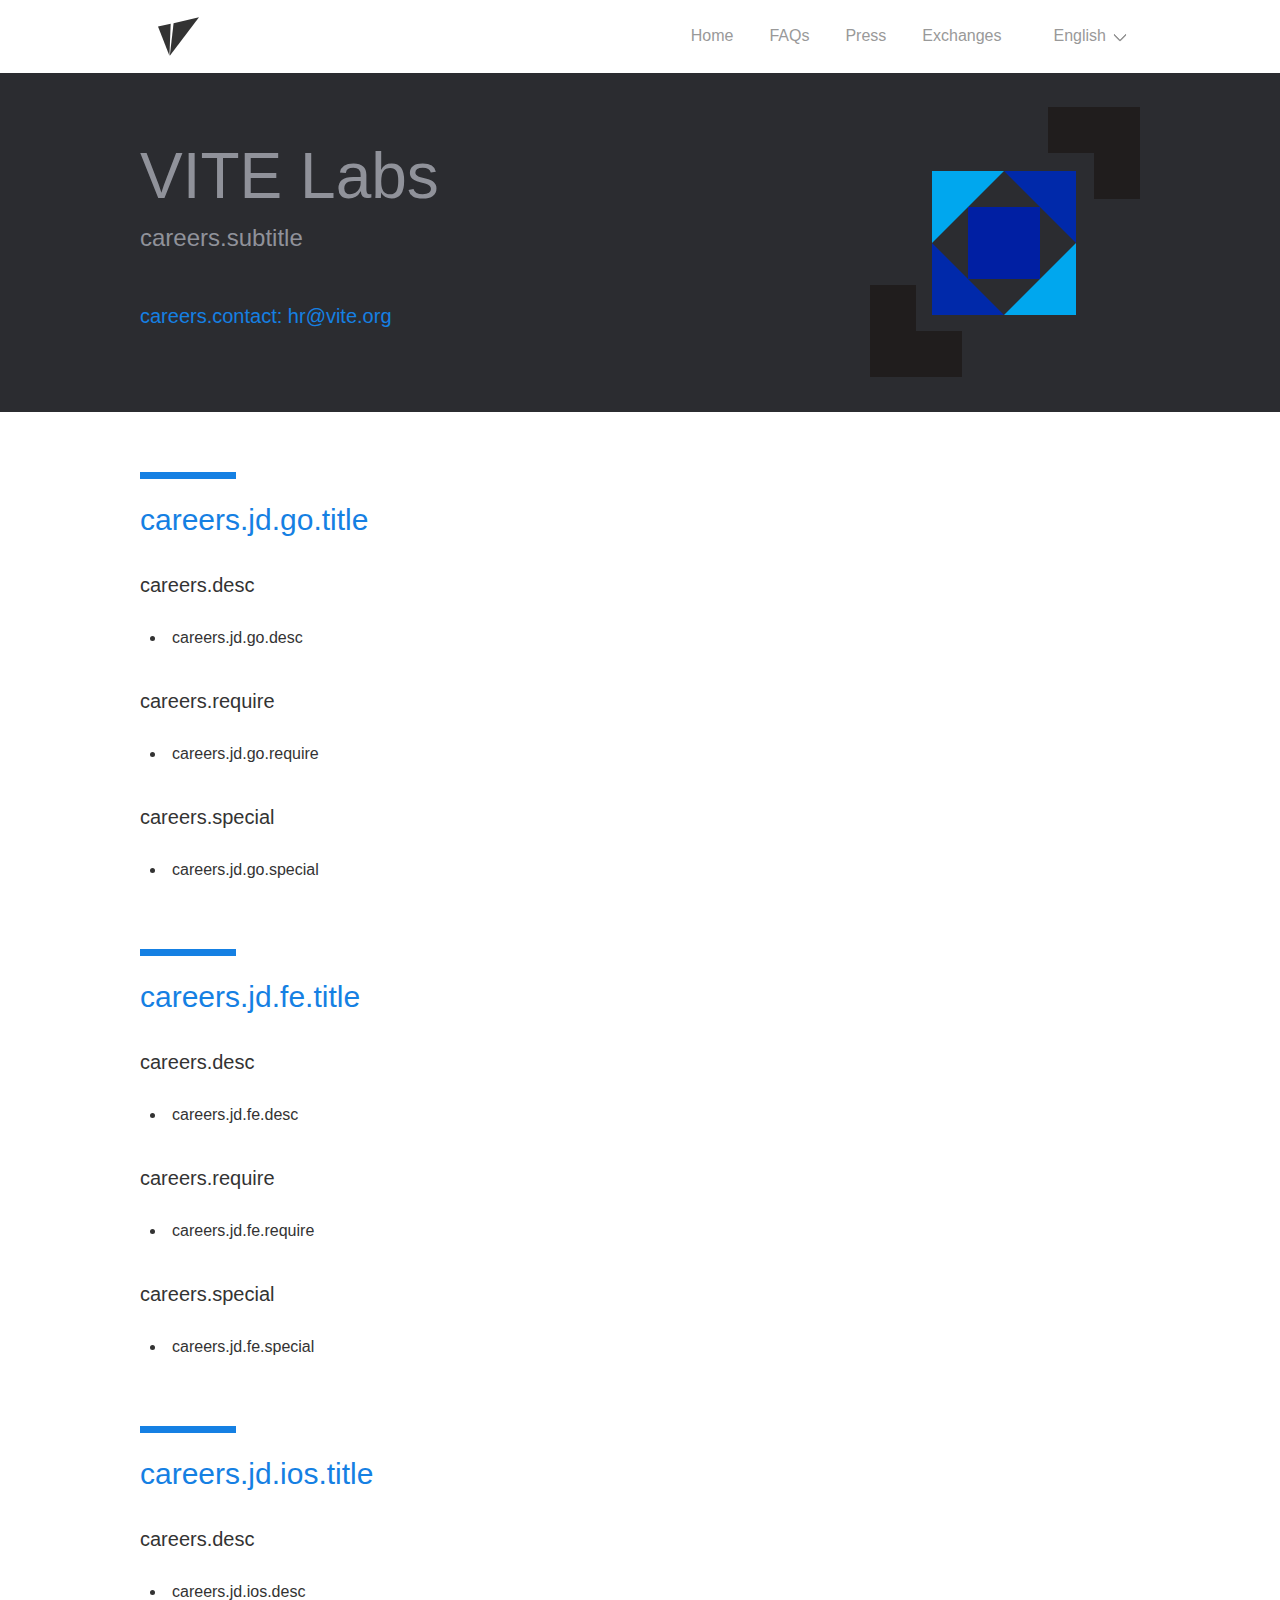
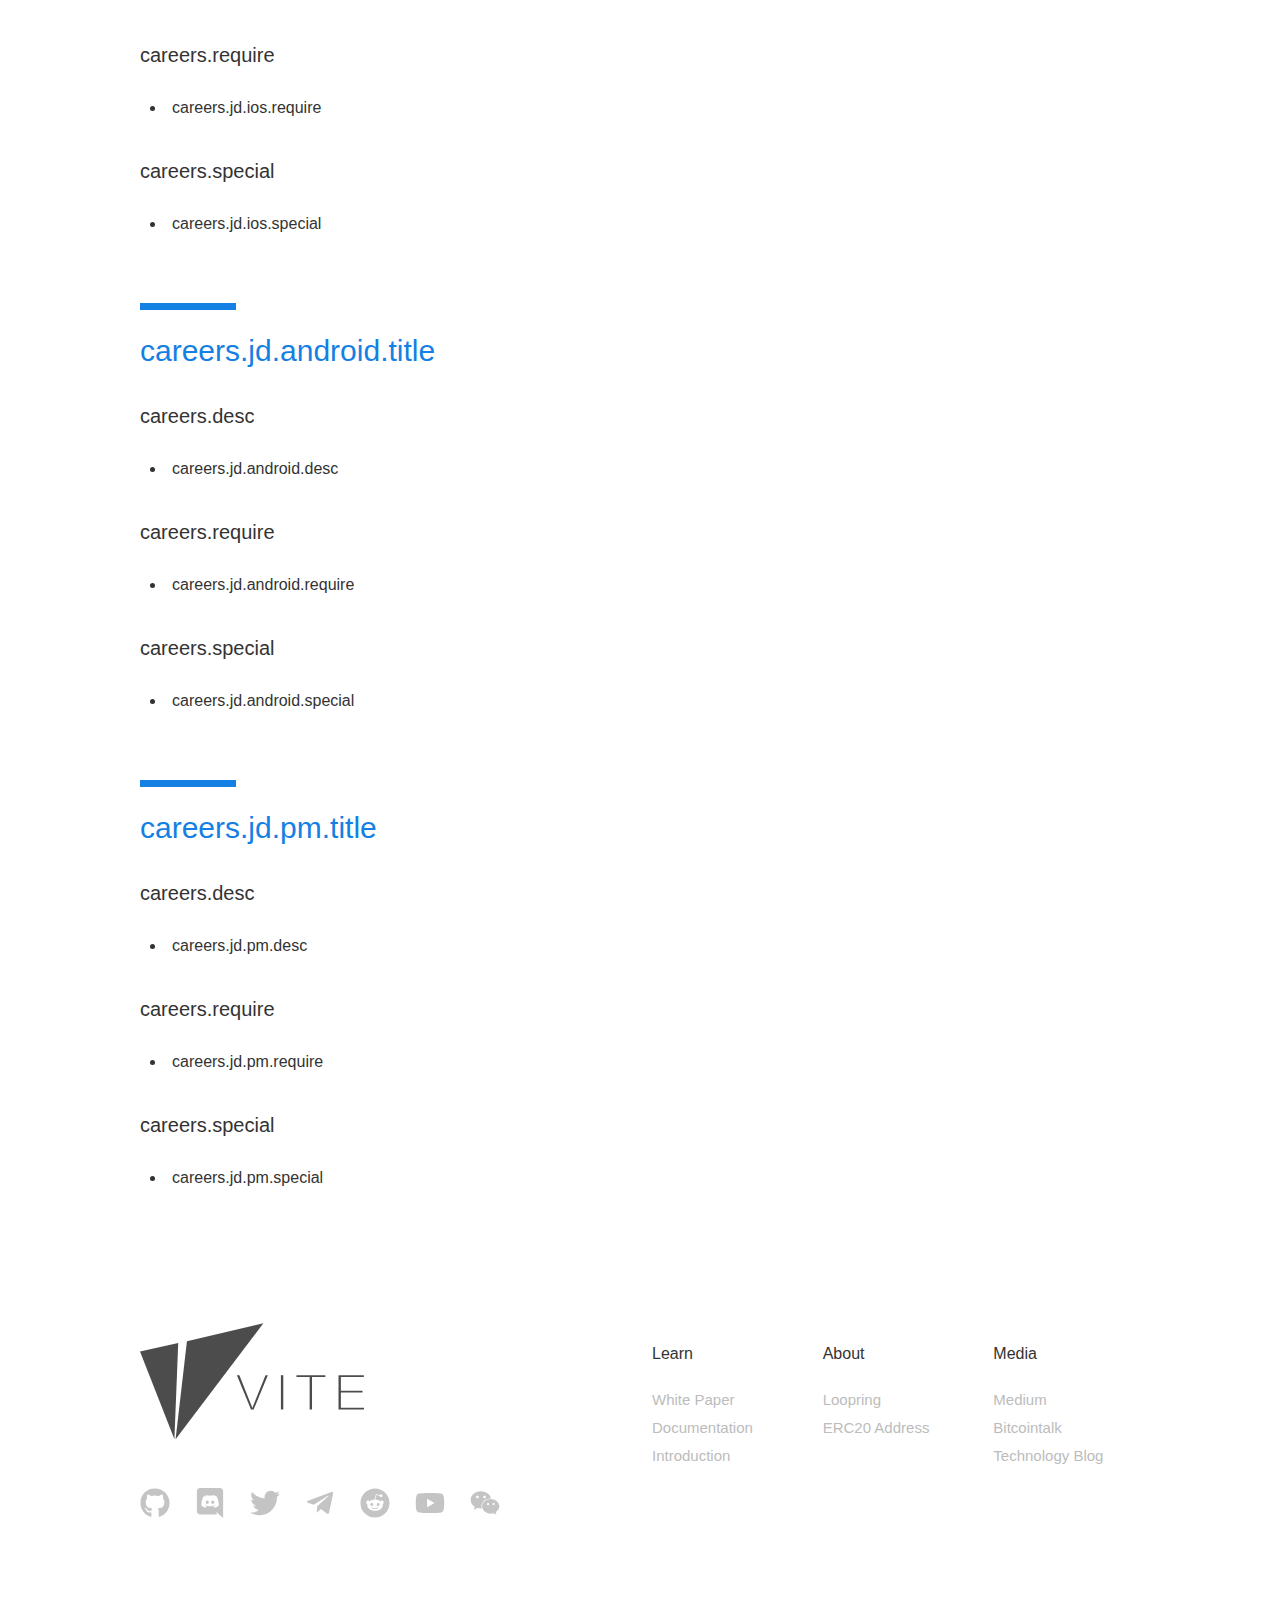
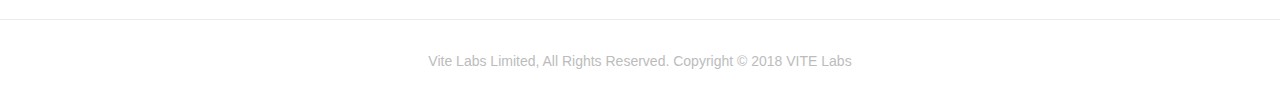
<file: careers/index.html>
<!DOCTYPE html>
<html data-n-head="lang" data-n-head-ssr lang="en">
  <head>
    <meta data-n-head="true" charset="utf-8"><meta data-n-head="true" content="width=device-width,initial-scale=1" name="viewport"><meta data-n-head="true" content="vite lab" name="author"><meta data-n-head="true" content="vite,crypto,dag,bitcoin,vitecoin,contract platform" name="keywords"><meta data-n-head="true" content="yes" name="mobile-web-app-capable" data-hid="mobile-web-app-capable"><meta data-n-head="true" content="vite.org" name="apple-mobile-web-app-title" data-hid="apple-mobile-web-app-title"><meta data-n-head="true" content="#7FB2FE" name="theme-color" data-hid="theme-color"><meta data-n-head="true" content="Welcome to join our Vitelabs, Let's create A New Generation of High-performance Decentralized Application Platform" name="description" data-hid="description"><meta data-n-head="true" content="MyUvG14lvMm-nYCWoXYE9NT21vRda-kIT6xMETrGqZk" name="google-site-verification"><meta data-n-head="true" content="Careers - Vite - A Next Generation High-performance Decentralized Application Platform" name="og:title" data-hid="og:title"><meta data-n-head="true" content="Welcome to join our Vitelabs, Let's create A New Generation of High-performance Decentralized Application Platform" name="og:description" data-hid="og:description"><meta data-n-head="true" content="website" name="og:type" data-hid="og:type"><meta data-n-head="true" content="https://vite.org" name="og:url" data-hid="og:url"><meta data-n-head="true" content="https://www.vite.org/icon.png" name="og:image"><meta data-n-head="true" content="summary" name="twitter:card" data-hid="twitter:card"><meta data-n-head="true" content="@vitelabs" name="twitter:site" data-hid="twitter:site"><meta data-n-head="true" content="Careers - Vite - A Next Generation High-performance Decentralized Application Platform" name="twitter:title" data-hid="twitter:title"><meta data-n-head="true" content="Welcome to join our Vitelabs, Let's create A New Generation of High-performance Decentralized Application Platform" name="twitter:description" data-hid="twitter:description"><meta data-n-head="true" content="Vite Logo" name="twitter:image:alt" data-hid="twitter:image:alt"><meta data-n-head="true" content="https://www.vite.org/logo_appstore.png" name="twitter:image"><title data-n-head="true">Careers - Vite - A Next Generation High-performance Decentralized Application Platform</title><link href="/_nuxt/manifest.9a369b2c.json" rel="manifest" data-n-head="true"><link href="/_nuxt/icons/icon_64.ca0vQhlViSG.png" rel="shortcut icon" data-n-head="true"><link href="/_nuxt/icons/icon_512.ca0vQhlViSG.png" rel="apple-touch-icon" data-n-head="true" sizes="512x512"><link href="/careers" rel="alternate" data-n-head="true" data-hid="alternate-hreflang-undefined" hreflang><link href="/zh/careers" rel="alternate" data-n-head="true" data-hid="alternate-hreflang-undefined" hreflang><script src="https://hm.baidu.com/hm.js?84d0d7aff86074ac33b30b38c222f2c0" data-n-head="true"></script><script data-n-head="true" type="application/ld+json">{"@context":"http://schema.org","@type":"Organization","url":"https://vite.org","name":"Vite labs.","description":"Welcome to join our Vitelabs, Let's create A New Generation of High-performance Decentralized Application Platform","image":"https://vite.org/icon.png","brand":{"@type":"Brand","name":"VITE","logo":"https://vite.org/icon.png"},"sameAs":["https://twitter.com/vitelabs"]}</script><link href="/_nuxt/manifest.ed313d6c73c762094335.js" rel="preload" as="script"><link href="/_nuxt/vendor.e135c354f929e7337a29.js" rel="preload" as="script"><link href="/_nuxt/app.9bb09544795246bc65b2.js" rel="preload" as="script"><link href="/_nuxt/app.7aad3ed11efcd6ca9aa3ffb62d283c1d.css" rel="preload" as="style"><link href="/_nuxt/layouts/default.fd04c2dadcf2b1cf1d64.js" rel="preload" as="script"><link href="/_nuxt/6.f031bb96c2bbec660251.js" rel="preload" as="script"><link href="/_nuxt/lang-zh.2352e8cc65621cdb16b5.js" rel="prefetch"><link href="/_nuxt/lang-en.bf9c09283a50ba5c662c.js" rel="prefetch"><link href="/_nuxt/2.3a13d92aeaea166e1620.js" rel="prefetch"><link href="/_nuxt/4.29a835006d6b42d17461.js" rel="prefetch"><link href="/_nuxt/5.4cb0f93d4cadd9900056.js" rel="prefetch"><link href="/_nuxt/pointSet.33fd0a56ef3b2de109a0.js" rel="prefetch"><link href="/_nuxt/three.1904cec2a37cdd7783c7.js" rel="prefetch"><link href="/_nuxt/app.7aad3ed11efcd6ca9aa3ffb62d283c1d.css" rel="stylesheet"><style data-vue-ssr-id="367e64a2:0">.nuxt-content[data-v-314f53c6]{margin-top:72px}.nuxt-content.is-index-page[data-v-314f53c6]{margin-top:0}.navbar[data-v-314f53c6]{border-bottom:1px solid transparent;z-index:222222}.navbar.headroom--not-top[data-v-314f53c6]{border-bottom:1px solid rgba(0,0,0,.05)}@media screen and (min-width:1024px){.navbar.is-index-page.headroom--top[data-v-314f53c6]{background:0 0}}.navbar .navbar-brand[data-v-314f53c6]{height:72px}.navbar .navbar-brand .nav-item[data-v-314f53c6]{height:100%}.navbar .navbar-brand .nav-item.nav-item-logo .logo[data-v-314f53c6]{height:41px;color:#333}@media screen and (max-width:1023px){.navbar .navbar-brand .nav-item.nav-item-logo .logo[data-v-314f53c6]{height:22px}}.navbar .navbar-brand .nav-item.nav-item-logo:hover .logo[data-v-314f53c6]{color:#1580e3}.navbar .nav-item[data-v-314f53c6]{padding:.5rem 18px;color:#999;font-family:PingFangSC-Medium,Arial,Sans-serif}.navbar .nav-item.active[data-v-314f53c6],.navbar .nav-item[data-v-314f53c6]:hover{color:#333}@media screen and (min-width:1024px){.navbar .navbar-menu[data-v-314f53c6]{height:auto!important}}@media screen and (max-width:1023px){.nuxt-content[data-v-314f53c6]{margin-top:41px}.navbar[data-v-314f53c6]{min-height:40px;height:auto}.navbar .navbar-brand[data-v-314f53c6]{min-height:40px;height:40px}.navbar .navbar-brand .logo[data-v-314f53c6]{height:22px;transition:transform .4s ease-in-out}.navbar .navbar-brand .navbar-burger[data-v-314f53c6]{height:40px;width:49px}.navbar .navbar-brand .navbar-burger span[data-v-314f53c6]{width:19px;right:50%;left:auto;margin-right:-10px;transition:all .3s ease-in-out}.navbar .navbar-brand .navbar-burger span[data-v-314f53c6]:nth-child(2){width:15px}.navbar .is-open .navbar-brand .logo[data-v-314f53c6]{transform:rotate(30deg)}.navbar .is-open .navbar-brand .navbar-burger span[data-v-314f53c6]:nth-child(2){width:19px}.navbar .is-open .navbar-brand .navbar-burger span[data-v-314f53c6]:first-child,.navbar .is-open .navbar-brand .navbar-burger span[data-v-314f53c6]:nth-child(3){width:9px;margin-right:-5px}.navbar .nav-item[data-v-314f53c6]{padding:11px 16px;font-size:14px}.navbar .navbar-menu[data-v-314f53c6]{padding:0 32px;transition:all .5s ease-in-out}.navbar .navbar-menu[data-v-314f53c6]:not(.is-active){height:0;overflow-y:hidden;display:block}.navbar .navbar-menu .navbar-end[data-v-314f53c6]{padding:.5rem 0}.navbar .navbar-menu .nav-item[data-v-314f53c6]{height:48px;padding-left:0}.navbar .navbar-menu .line[data-v-314f53c6]{height:1px;margin:.5rem 0;background:rgba(0,0,0,.05);padding:0}.navbar>.container[data-v-314f53c6]{min-height:40px;height:auto}}</style><style data-vue-ssr-id="8575ad82:0"></style><style data-vue-ssr-id="90d9ace0:0">.lang-btn .dropdown-trigger button[data-v-01d7e604]{color:#999;background:0 0;padding:0 1rem 0 0;border-radius:.35rem;height:2.5rem;border:transparent;font-family:PingFangSC-Medium,Arial,Sans-serif}@media screen and (max-width:1023px){.lang-btn .dropdown-trigger button[data-v-01d7e604]{font-size:14px}}.lang-btn .dropdown-trigger button[data-v-01d7e604]:focus{border:none;box-shadow:none}.lang-btn .dropdown-trigger button[data-v-01d7e604]:hover{color:#333}.lang-btn .dropdown-menu .dropdown-content .dropdown-item[data-v-01d7e604]{color:rgba(0,0,0,.8)}.lang-btn .dropdown-menu .dropdown-content .dropdown-item[data-v-01d7e604]:hover{color:rgba(0,0,0,.9)}</style><style data-vue-ssr-id="efdc0720:0">.lang-btn .dropdown-trigger button[data-v-4f08d1b6]{color:#999;background:0 0;padding:0 1rem 0 0;border-radius:.35rem;height:2.5rem;border:transparent;font-family:PingFangSC-Medium,Arial,Sans-serif}@media screen and (max-width:1023px){.lang-btn .dropdown-trigger button[data-v-4f08d1b6]{font-size:14px}}.lang-btn .dropdown-trigger button[data-v-4f08d1b6]:focus{border:none;box-shadow:none}.lang-btn .dropdown-trigger button[data-v-4f08d1b6]:hover{color:#333}.lang-btn .dropdown-trigger button[data-v-4f08d1b6]:after{border:2px solid #999;margin-top:-.375em;right:-.2rem;border-radius:2px;border-right:0;border-top:0;content:" ";display:block;height:.625em;pointer-events:none;position:absolute;top:50%;transform:rotate(-45deg);transform-origin:center;width:.625em}.lang-btn .dropdown-menu .dropdown-content .dropdown-item[data-v-4f08d1b6]{color:rgba(0,0,0,.8)}.lang-btn .dropdown-menu .dropdown-content .dropdown-item[data-v-4f08d1b6]:hover{color:rgba(0,0,0,.9)}</style><style data-vue-ssr-id="17db79f9:0">.faq-header[data-v-7b73c468]{background:#2b2c30;height:340px}.faq-header h1[data-v-7b73c468]{font-family:PingFangSC-Medium,Arial,Sans-serif;padding-top:59px;font-size:64px;color:#90929a;line-height:90px}.faq-header h2[data-v-7b73c468]{font-family:PingFangSC-Regular,Arial,Sans-serif;font-size:24px;color:#90929a;line-height:33px}.faq-header h3[data-v-7b73c468]{font-size:20px;font-family:PingFangSC-Medium,Arial,Sans-serif;color:#1580e3;line-height:28px;margin-top:48px}.faq-header .img-wrapper[data-v-7b73c468]{height:270px;width:270px;position:absolute;right:0;top:35px}@media screen and (max-width:1023px){.faq-header[data-v-7b73c468]{padding:20px 1.5rem;height:auto;text-align:center}.faq-header .img-wrapper[data-v-7b73c468]{position:relative;width:100%;height:135px;right:auto;top:auto;margin-bottom:20px}.faq-header .img-wrapper img[data-v-7b73c468]{width:135px;height:135px}.faq-header h1[data-v-7b73c468]{font-size:32px;line-height:45px;padding-top:0}.faq-header h2[data-v-7b73c468]{font-size:14px;line-height:20px;margin-top:2px}.faq-header h3[data-v-7b73c468]{margin-top:10px;font-size:15px;line-height:20px;margin-bottom:7px}}.section[data-v-7b73c468]{font-family:PingFangSC-Medium,Arial,Sans-serif;padding-top:0}.section .title[data-v-7b73c468]{padding-top:60px;margin-bottom:0}.section .title .line[data-v-7b73c468]{width:96px;height:7px;background:#1580e3;margin-bottom:20px}.section .title h1[data-v-7b73c468]{font-size:30px;color:#1580e3;line-height:42px}@media screen and (max-width:1023px){.section .title[data-v-7b73c468]{padding-top:25px}.section .title .line[data-v-7b73c468]{height:4px;width:48px;margin-bottom:5px}.section .title h1[data-v-7b73c468]{font-size:20px;line-height:28px}}.section .jd-item>h3[data-v-7b73c468]{color:#03a9f4;padding:30px 0 20px;font-size:20px;font-family:PingFangSC-Semibold,Arial,Sans-serif;color:#333;line-height:28px}.section .jd-item ul[data-v-7b73c468]{list-style:inside}.section .jd-item ul>li[data-v-7b73c468]{margin-left:10px;font-size:16px;font-family:PingFangSC-Regular,Arial,Sans-serif;color:#333;line-height:38px}@media screen and (max-width:1023px){.section .jd-item>h3[data-v-7b73c468]{padding:20px 0 10px;font-size:15px;line-height:21px}.section .jd-item ul>li[data-v-7b73c468]{font-size:14px;line-height:27px}}</style><style data-vue-ssr-id="47ae5177:0">.footer[data-v-0d2d6594]:first-child{padding-top:78px;border-bottom:1px solid rgba(0,0,0,.08)}@media screen and (max-width:1023px){.footer[data-v-0d2d6594]:first-child{padding-top:35px}}.footer[data-v-0d2d6594]:last-child{padding:31px}@media screen and (max-width:1023px){.footer[data-v-0d2d6594]:last-child{padding:15px}}.footer.all-rights[data-v-0d2d6594]{font-size:14px;font-family:PingFangSC-Medium,Arial,Sans-serif;color:#bcbcbc;line-height:20px;text-align:center}@media screen and (max-width:1023px){.footer.all-rights[data-v-0d2d6594]{font-size:12px;line-height:17px}}.footer .link-tab[data-v-0d2d6594]{padding-top:30px}@media screen and (max-width:768px){.footer .logo-wrapper[data-v-0d2d6594]{display:flex}.footer .logo-wrapper .logo[data-v-0d2d6594]{flex:1}}.footer .logo-wrapper .logo[data-v-0d2d6594]{margin-bottom:42px;height:116px;width:auto;color:rgba(0,0,0,.7)}.footer .logo-wrapper .logo[data-v-0d2d6594]:hover{color:#1580e3}@media screen and (max-width:1023px){.footer .logo-wrapper .logo[data-v-0d2d6594]{height:78px;margin-bottom:22px}}@media screen and (max-width:768px){.footer .icon-links-wrapper[data-v-0d2d6594]{text-align:center}}.footer .icon-links-wrapper>a[data-v-0d2d6594],.footer .icon-links-wrapper[data-v-0d2d6594] .v-popover{margin-left:25px}.footer .icon-links-wrapper>a svg[data-v-0d2d6594],.footer .icon-links-wrapper[data-v-0d2d6594] .v-popover svg{width:30px;height:30px;color:#c4c4c4}.footer .icon-links-wrapper>a svg[data-v-0d2d6594]:hover,.footer .icon-links-wrapper[data-v-0d2d6594] .v-popover svg:hover{color:#1580e3}@media screen and (max-width:1023px){.footer .icon-links-wrapper>a svg[data-v-0d2d6594],.footer .icon-links-wrapper[data-v-0d2d6594] .v-popover svg{width:24px;height:24px}}@media screen and (max-width:1023px){.footer .icon-links-wrapper>a[data-v-0d2d6594],.footer .icon-links-wrapper[data-v-0d2d6594] .v-popover{margin-left:19px}}.footer .icon-links-wrapper>a[data-v-0d2d6594]:first-child,.footer .icon-links-wrapper[data-v-0d2d6594] .v-popover:first-child{margin-left:0}.footer .links-wrapper[data-v-0d2d6594]{line-height:1.75rem}@media screen and (max-width:768px){.footer .links-wrapper[data-v-0d2d6594]{text-align:center}}.footer .links-wrapper>div[data-v-0d2d6594]:first-child{font-size:16px;font-family:PingFangSC-Medium,Arial,Sans-serif;color:#333;margin-bottom:20px;line-height:25px}@media screen and (max-width:1023px){.footer .links-wrapper>div[data-v-0d2d6594]:first-child{font-size:15px;line-height:21px;margin-bottom:18px}}.footer .links-wrapper ul li a[data-v-0d2d6594]{font-size:16px;font-family:PingFangSC-Medium,Arial,Sans-serif;color:#bcbcbc;line-height:25px}@media screen and (max-width:1023px){.footer .links-wrapper ul li a[data-v-0d2d6594]{font-size:14px;line-height:20px}}@media screen and (min-width:1024px) and (max-width:1407px){.footer .links-wrapper ul li a[data-v-0d2d6594]{font-size:15px}}.footer .links-wrapper ul li a[data-v-0d2d6594]:hover{color:#1580e3}</style><style data-vue-ssr-id="32b11219:0">svg[data-v-05d4cbf4]{width:170px;height:88px}</style><style data-vue-ssr-id="6e912e3b:0">.v-popover .popover-inner{max-width:300px}</style><style data-vue-ssr-id="7ea1d487:0">img[data-v-785ec8dc]{max-width:200px;width:200px}.icon[data-v-785ec8dc]{height:100%;width:100%;color:#c4c4c4}.icon[data-v-785ec8dc]:hover{color:#1580e3}.no-ssr[data-v-785ec8dc],.v-popover[data-v-785ec8dc]{display:inline-block;height:30px;width:30px;margin-left:20px}.item-wrapper[data-v-785ec8dc]{display:flex;flex-direction:row;justify-content:space-around;flex-wrap:wrap}.item-wrapper>div[data-v-785ec8dc]{padding:5px}.item-wrapper>div .tag[data-v-785ec8dc]{background:0 0}.item-wrapper>div .tag[data-v-785ec8dc]:hover{background:#0072e3;color:#fff;border-radius:2px;text-decoration:none}</style><style data-vue-ssr-id="54eee63c:0">img[data-v-078d6541]{max-width:200px;width:200px}.icon[data-v-078d6541]{height:100%;width:100%;color:#c4c4c4}.icon[data-v-078d6541]:hover{color:#1580e3}.no-ssr[data-v-078d6541],.v-popover[data-v-078d6541]{display:inline-block;height:30px;width:30px;margin-left:20px}</style>
  </head>
  <body data-n-head="">
    <div id="__nuxt" data-server-rendered="true"><div class="nuxt-progress" style="width:0%;height:2px;background-color:#7fb2fe;opacity:0"></div><div id="__layout"><div data-v-314f53c6><div class="navbar headroom is-careers-page" data-v-314f53c6><div class="container is-widescreen" data-v-314f53c6><div class="navbar-brand" data-v-314f53c6><div data-v-314f53c6><a href="/" class="navbar-item nav-item nav-item-logo nuxt-link-active" data-v-314f53c6><svg class="logo" viewBox="0 0 1024 1024" xmlns="http://www.w3.org/2000/svg" style="enable-background:new 0 0 1024 1024" version="1.1" x="0px" xml:space="preserve" xmlns:xlink="http://www.w3.org/1999/xlink" y="0px" data-v-314f53c6 data-v-ac7b7132 id="Layer_1"><g fill="currentColor" data-v-ac7b7132><polygon class="st0" points="0,265 285.3,992.6 316.9,193.8 	" data-v-ac7b7132 id="Fill-1"></polygon><polygon class="st0" points="389.3,180.1 295.3,993.7 1024,30.3 	" data-v-ac7b7132 id="Fill-2"></polygon></g></svg></a></div><div class="navbar-burger" data-v-314f53c6><span data-v-314f53c6></span><span data-v-314f53c6></span><span data-v-314f53c6></span></div></div><div class="navbar-menu" data-v-314f53c6 style="height:0"><div class="navbar-end" data-v-314f53c6><a href="/" class="nav-item text-hover-transition nuxt-link-active" data-v-314f53c6>
              Home
            </a><a href="/faq" class="nav-item text-hover-transition" data-v-314f53c6>
              FAQs
            </a><a target="_blank" href="https://medium.com/vitelabs" class="nav-item text-hover-transition" data-v-314f53c6>Press</a><div class="line is-hidden-desktop" data-v-314f53c6></div><div class="nav-item" data-v-314f53c6><div class="dropdown lang-btn is-hoverable" data-v-314f53c6 data-v-01d7e604><div class="dropdown-trigger" data-v-01d7e604><button class="button" data-v-01d7e604><span data-v-01d7e604>Exchanges</span></button></div><div class="dropdown-menu" data-v-01d7e604 id="lang-dropdown-menu" role="menu"><div class="dropdown-content" data-v-01d7e604><a target="_blank" href="https://www.okex.com/spot/trade#product=vite_eth" class="dropdown-item" data-v-01d7e604>
          OKEX.COM
        </a></div></div></div></div><div class="nav-item" data-v-314f53c6><div class="dropdown lang-btn is-hoverable" data-v-314f53c6 data-v-4f08d1b6><div class="dropdown-trigger" data-v-4f08d1b6><button class="button" aria-controls="lang-dropdown-menu" aria-haspopup="true" data-v-4f08d1b6><span data-v-4f08d1b6>English</span></button></div><div class="dropdown-menu" data-v-4f08d1b6 id="lang-dropdown-menu" role="menu"><div class="dropdown-content" data-v-4f08d1b6><!----><a href="/zh/careers" class="dropdown-item" data-v-4f08d1b6>
          中文
        </a></div></div></div></div></div></div></div></div><div class="nuxt-content is-careers-page" data-v-314f53c6><div data-v-314f53c6 data-v-7b73c468><section class="faq-header" data-v-7b73c468><div class="container" data-v-7b73c468><div class="img-wrapper" data-v-7b73c468><img alt="careers" src="/_nuxt/img/careers.60346c2.png" data-v-7b73c468></div><h1 data-v-7b73c468>VITE Labs</h1><h2 data-v-7b73c468>careers.subtitle</h2><h3 data-v-7b73c468>careers.contact: hr@vite.org</h3></div></section><section class="section" data-v-7b73c468><div class="container" data-v-7b73c468><div class="jd" data-v-7b73c468><div class="title" data-v-7b73c468><div class="line" data-v-7b73c468></div><h1 data-v-7b73c468>careers.jd.go.title</h1></div><div class="jd-item" data-v-7b73c468><h3 data-v-7b73c468>careers.desc</h3><ul data-v-7b73c468><li data-v-7b73c468>
              careers.jd.go.desc
            </ul></div><div class="jd-item" data-v-7b73c468><h3 data-v-7b73c468>careers.require</h3><ul data-v-7b73c468><li data-v-7b73c468>
              careers.jd.go.require
            </ul></div><div class="jd-item" data-v-7b73c468><h3 data-v-7b73c468>careers.special</h3><ul data-v-7b73c468><li data-v-7b73c468>
              careers.jd.go.special
            </ul></div></div><div class="jd" data-v-7b73c468><div class="title" data-v-7b73c468><div class="line" data-v-7b73c468></div><h1 data-v-7b73c468>careers.jd.fe.title</h1></div><div class="jd-item" data-v-7b73c468><h3 data-v-7b73c468>careers.desc</h3><ul data-v-7b73c468><li data-v-7b73c468>
              careers.jd.fe.desc
            </ul></div><div class="jd-item" data-v-7b73c468><h3 data-v-7b73c468>careers.require</h3><ul data-v-7b73c468><li data-v-7b73c468>
              careers.jd.fe.require
            </ul></div><div class="jd-item" data-v-7b73c468><h3 data-v-7b73c468>careers.special</h3><ul data-v-7b73c468><li data-v-7b73c468>
              careers.jd.fe.special
            </ul></div></div><div class="jd" data-v-7b73c468><div class="title" data-v-7b73c468><div class="line" data-v-7b73c468></div><h1 data-v-7b73c468>careers.jd.ios.title</h1></div><div class="jd-item" data-v-7b73c468><h3 data-v-7b73c468>careers.desc</h3><ul data-v-7b73c468><li data-v-7b73c468>
              careers.jd.ios.desc
            </ul></div><div class="jd-item" data-v-7b73c468><h3 data-v-7b73c468>careers.require</h3><ul data-v-7b73c468><li data-v-7b73c468>
              careers.jd.ios.require
            </ul></div><div class="jd-item" data-v-7b73c468><h3 data-v-7b73c468>careers.special</h3><ul data-v-7b73c468><li data-v-7b73c468>
              careers.jd.ios.special
            </ul></div></div><div class="jd" data-v-7b73c468><div class="title" data-v-7b73c468><div class="line" data-v-7b73c468></div><h1 data-v-7b73c468>careers.jd.android.title</h1></div><div class="jd-item" data-v-7b73c468><h3 data-v-7b73c468>careers.desc</h3><ul data-v-7b73c468><li data-v-7b73c468>
              careers.jd.android.desc
            </ul></div><div class="jd-item" data-v-7b73c468><h3 data-v-7b73c468>careers.require</h3><ul data-v-7b73c468><li data-v-7b73c468>
              careers.jd.android.require
            </ul></div><div class="jd-item" data-v-7b73c468><h3 data-v-7b73c468>careers.special</h3><ul data-v-7b73c468><li data-v-7b73c468>
              careers.jd.android.special
            </ul></div></div><div class="jd" data-v-7b73c468><div class="title" data-v-7b73c468><div class="line" data-v-7b73c468></div><h1 data-v-7b73c468>careers.jd.pm.title</h1></div><div class="jd-item" data-v-7b73c468><h3 data-v-7b73c468>careers.desc</h3><ul data-v-7b73c468><li data-v-7b73c468>
              careers.jd.pm.desc
            </ul></div><div class="jd-item" data-v-7b73c468><h3 data-v-7b73c468>careers.require</h3><ul data-v-7b73c468><li data-v-7b73c468>
              careers.jd.pm.require
            </ul></div><div class="jd-item" data-v-7b73c468><h3 data-v-7b73c468>careers.special</h3><ul data-v-7b73c468><li data-v-7b73c468>
              careers.jd.pm.special
            </ul></div></div></div></section></div></div><section data-v-314f53c6 data-v-0d2d6594><footer class="footer" data-v-0d2d6594><div class="container" data-v-0d2d6594><div class="columns" data-v-0d2d6594><div class="column icon-wrapper is-half" data-v-0d2d6594><div class="logo-wrapper" data-v-0d2d6594><svg class="logo" viewBox="0 0 170 88" xmlns="http://www.w3.org/2000/svg" data-v-0d2d6594 data-v-05d4cbf4 style="enable-background:new 0 0 170 88" version="1.1" x="0px" xml:space="preserve" xmlns:xlink="http://www.w3.org/1999/xlink" y="0px"><g fill="currentColor" data-v-05d4cbf4><polygon class="st0" points="0,21.6 26.1,88.1 29,15.1 	" data-v-05d4cbf4></polygon><polygon class="st0" points="35.6,13.9 27,88.2 93.6,0.2 	" data-v-05d4cbf4></polygon><polygon class="st0" points="85.3,64.3 85.2,64.3 75.4,39.6 73.5,39.6 84.2,65.7 86.2,65.7 97,39.6 95.2,39.6 	" data-v-05d4cbf4></polygon><rect class="st0" data-v-05d4cbf4 height="26" width="1.8" x="106.9" y="39.6"></rect><polygon class="st0" points="118.7,41 128.7,41 128.7,65.7 130.5,65.7 130.5,41 140.6,41 140.6,39.6 118.7,39.6 	" data-v-05d4cbf4></polygon><polygon class="st0" points="152.4,64.3 152.4,52.8 168.8,52.8 168.8,51.4 152.4,51.4 152.4,41 169.8,41 169.8,39.6 150.6,39.6
        150.6,65.7 170,65.7 170,64.3 	" data-v-05d4cbf4></polygon></g></svg></div><div class="icon-links-wrapper" data-v-0d2d6594><a target="_blank" href="https://github.com/vitelabs" class="text-hover-transition" data-v-0d2d6594><svg class="icon svg-inline--fa fa-github fa-w-16" viewBox="0 0 496 512" xmlns="http://www.w3.org/2000/svg" aria-hidden="true" data-icon="github" data-prefix="fab" role="img" data-v-0d2d6594 data-v-0d2d6594><path d="M165.9 397.4c0 2-2.3 3.6-5.2 3.6-3.3.3-5.6-1.3-5.6-3.6 0-2 2.3-3.6 5.2-3.6 3-.3 5.6 1.3 5.6 3.6zm-31.1-4.5c-.7 2 1.3 4.3 4.3 4.9 2.6 1 5.6 0 6.2-2s-1.3-4.3-4.3-5.2c-2.6-.7-5.5.3-6.2 2.3zm44.2-1.7c-2.9.7-4.9 2.6-4.6 4.9.3 2 2.9 3.3 5.9 2.6 2.9-.7 4.9-2.6 4.6-4.6-.3-1.9-3-3.2-5.9-2.9zM244.8 8C106.1 8 0 113.3 0 252c0 110.9 69.8 205.8 169.5 239.2 12.8 2.3 17.3-5.6 17.3-12.1 0-6.2-.3-40.4-.3-61.4 0 0-70 15-84.7-29.8 0 0-11.4-29.1-27.8-36.6 0 0-22.9-15.7 1.6-15.4 0 0 24.9 2 38.6 25.8 21.9 38.6 58.6 27.5 72.9 20.9 2.3-16 8.8-27.1 16-33.7-55.9-6.2-112.3-14.3-112.3-110.5 0-27.5 7.6-41.3 23.6-58.9-2.6-6.5-11.1-33.3 2.6-67.9 20.9-6.5 69 27 69 27 20-5.6 41.5-8.5 62.8-8.5s42.8 2.9 62.8 8.5c0 0 48.1-33.6 69-27 13.7 34.7 5.2 61.4 2.6 67.9 16 17.7 25.8 31.5 25.8 58.9 0 96.5-58.9 104.2-114.8 110.5 9.2 7.9 17 22.9 17 46.4 0 33.7-.3 75.4-.3 83.6 0 6.5 4.6 14.4 17.3 12.1C428.2 457.8 496 362.9 496 252 496 113.3 383.5 8 244.8 8zM97.2 352.9c-1.3 1-1 3.3.7 5.2 1.6 1.6 3.9 2.3 5.2 1 1.3-1 1-3.3-.7-5.2-1.6-1.6-3.9-2.3-5.2-1zm-10.8-8.1c-.7 1.3.3 2.9 2.3 3.9 1.6 1 3.6.7 4.3-.7.7-1.3-.3-2.9-2.3-3.9-2-.6-3.6-.3-4.3.7zm32.4 35.6c-1.6 1.3-1 4.3 1.3 6.2 2.3 2.3 5.2 2.6 6.5 1 1.3-1.3.7-4.3-1.3-6.2-2.2-2.3-5.2-2.6-6.5-1zm-11.4-14.7c-1.6 1-1.6 3.6 0 5.9 1.6 2.3 4.3 3.3 5.6 2.3 1.6-1.3 1.6-3.9 0-6.2-1.4-2.3-4-3.3-5.6-2z" fill="currentColor" data-v-0d2d6594 data-v-0d2d6594></path></svg></a><a target="_blank" href="https://discordapp.com/invite/CsVY76q" class="text-hover-transition" data-v-0d2d6594><svg class="icon svg-inline--fa fa-discord fa-w-14" viewBox="0 0 448 512" xmlns="http://www.w3.org/2000/svg" aria-hidden="true" data-icon="discord" data-prefix="fab" role="img" data-v-0d2d6594 data-v-0d2d6594><path d="M297.216 243.2c0 15.616-11.52 28.416-26.112 28.416-14.336 0-26.112-12.8-26.112-28.416s11.52-28.416 26.112-28.416c14.592 0 26.112 12.8 26.112 28.416zm-119.552-28.416c-14.592 0-26.112 12.8-26.112 28.416s11.776 28.416 26.112 28.416c14.592 0 26.112-12.8 26.112-28.416.256-15.616-11.52-28.416-26.112-28.416zM448 52.736V512c-64.494-56.994-43.868-38.128-118.784-107.776l13.568 47.36H52.48C23.552 451.584 0 428.032 0 398.848V52.736C0 23.552 23.552 0 52.48 0h343.04C424.448 0 448 23.552 448 52.736zm-72.96 242.688c0-82.432-36.864-149.248-36.864-149.248-36.864-27.648-71.936-26.88-71.936-26.88l-3.584 4.096c43.52 13.312 63.744 32.512 63.744 32.512-60.811-33.329-132.244-33.335-191.232-7.424-9.472 4.352-15.104 7.424-15.104 7.424s21.248-20.224 67.328-33.536l-2.56-3.072s-35.072-.768-71.936 26.88c0 0-36.864 66.816-36.864 149.248 0 0 21.504 37.12 78.08 38.912 0 0 9.472-11.52 17.152-21.248-32.512-9.728-44.8-30.208-44.8-30.208 3.766 2.636 9.976 6.053 10.496 6.4 43.21 24.198 104.588 32.126 159.744 8.96 8.96-3.328 18.944-8.192 29.44-15.104 0 0-12.8 20.992-46.336 30.464 7.68 9.728 16.896 20.736 16.896 20.736 56.576-1.792 78.336-38.912 78.336-38.912z" fill="currentColor" data-v-0d2d6594 data-v-0d2d6594></path></svg></a><a target="_blank" href="https://twitter.com/vitelabs" class="text-hover-transition" data-v-0d2d6594><svg class="icon svg-inline--fa fa-twitter fa-w-16" viewBox="0 0 512 512" xmlns="http://www.w3.org/2000/svg" aria-hidden="true" data-icon="twitter" data-prefix="fab" role="img" data-v-0d2d6594 data-v-0d2d6594><path d="M459.37 151.716c.325 4.548.325 9.097.325 13.645 0 138.72-105.583 298.558-298.558 298.558-59.452 0-114.68-17.219-161.137-47.106 8.447.974 16.568 1.299 25.34 1.299 49.055 0 94.213-16.568 130.274-44.832-46.132-.975-84.792-31.188-98.112-72.772 6.498.974 12.995 1.624 19.818 1.624 9.421 0 18.843-1.3 27.614-3.573-48.081-9.747-84.143-51.98-84.143-102.985v-1.299c13.969 7.797 30.214 12.67 47.431 13.319-28.264-18.843-46.781-51.005-46.781-87.391 0-19.492 5.197-37.36 14.294-52.954 51.655 63.675 129.3 105.258 216.365 109.807-1.624-7.797-2.599-15.918-2.599-24.04 0-57.828 46.782-104.934 104.934-104.934 30.213 0 57.502 12.67 76.67 33.137 23.715-4.548 46.456-13.32 66.599-25.34-7.798 24.366-24.366 44.833-46.132 57.827 21.117-2.273 41.584-8.122 60.426-16.243-14.292 20.791-32.161 39.308-52.628 54.253z" fill="currentColor" data-v-0d2d6594 data-v-0d2d6594></path></svg></a><div class="no-ssr no-ssr-placeholder" data-v-0d2d6594 data-v-785ec8dc><a target="_blank" data-v-785ec8dc><svg class="svg-inline--fa fa-telegram-plane fa-w-14" viewBox="0 0 448 512" xmlns="http://www.w3.org/2000/svg" aria-hidden="true" data-icon="telegram-plane" data-prefix="fab" role="img" data-v-785ec8dc><path d="M446.7 98.6l-67.6 318.8c-5.1 22.5-18.4 28.1-37.3 17.5l-103-75.9-49.7 47.8c-5.5 5.5-10.1 10.1-20.7 10.1l7.4-104.9 190.9-172.5c8.3-7.4-1.8-11.5-12.9-4.1L117.8 284 16.2 252.2c-22.1-6.9-22.5-22.1 4.6-32.7L418.2 66.4c18.4-6.9 34.5 4.1 28.5 32.2z" fill="currentColor" data-v-785ec8dc></path></svg></a></div><a target="_blank" href="https://www.reddit.com/r/vitelabs" class="text-hover-transition" data-v-0d2d6594><svg class="icon svg-inline--fa fa-reddit fa-w-16" viewBox="0 0 512 512" xmlns="http://www.w3.org/2000/svg" aria-hidden="true" data-icon="reddit" data-prefix="fab" role="img" data-v-0d2d6594 data-v-0d2d6594><path d="M201.5 305.5c-13.8 0-24.9-11.1-24.9-24.6 0-13.8 11.1-24.9 24.9-24.9 13.6 0 24.6 11.1 24.6 24.9 0 13.6-11.1 24.6-24.6 24.6zM504 256c0 137-111 248-248 248S8 393 8 256 119 8 256 8s248 111 248 248zm-132.3-41.2c-9.4 0-17.7 3.9-23.8 10-22.4-15.5-52.6-25.5-86.1-26.6l17.4-78.3 55.4 12.5c0 13.6 11.1 24.6 24.6 24.6 13.8 0 24.9-11.3 24.9-24.9s-11.1-24.9-24.9-24.9c-9.7 0-18 5.8-22.1 13.8l-61.2-13.6c-3-.8-6.1 1.4-6.9 4.4l-19.1 86.4c-33.2 1.4-63.1 11.3-85.5 26.8-6.1-6.4-14.7-10.2-24.1-10.2-34.9 0-46.3 46.9-14.4 62.8-1.1 5-1.7 10.2-1.7 15.5 0 52.6 59.2 95.2 132 95.2 73.1 0 132.3-42.6 132.3-95.2 0-5.3-.6-10.8-1.9-15.8 31.3-16 19.8-62.5-14.9-62.5zM302.8 331c-18.2 18.2-76.1 17.9-93.6 0-2.2-2.2-6.1-2.2-8.3 0-2.5 2.5-2.5 6.4 0 8.6 22.8 22.8 87.3 22.8 110.2 0 2.5-2.2 2.5-6.1 0-8.6-2.2-2.2-6.1-2.2-8.3 0zm7.7-75c-13.6 0-24.6 11.1-24.6 24.9 0 13.6 11.1 24.6 24.6 24.6 13.8 0 24.9-11.1 24.9-24.6 0-13.8-11-24.9-24.9-24.9z" fill="currentColor" data-v-0d2d6594 data-v-0d2d6594></path></svg></a><a target="_blank" href="https://www.youtube.com/channel/UC8qft2rEzBnP9yJOGdsJBVg" class="text-hover-transition" data-v-0d2d6594><svg class="icon svg-inline--fa fa-youtube fa-w-18" viewBox="0 0 576 512" xmlns="http://www.w3.org/2000/svg" aria-hidden="true" data-icon="youtube" data-prefix="fab" role="img" data-v-0d2d6594 data-v-0d2d6594><path d="M549.655 124.083c-6.281-23.65-24.787-42.276-48.284-48.597C458.781 64 288 64 288 64S117.22 64 74.629 75.486c-23.497 6.322-42.003 24.947-48.284 48.597-11.412 42.867-11.412 132.305-11.412 132.305s0 89.438 11.412 132.305c6.281 23.65 24.787 41.5 48.284 47.821C117.22 448 288 448 288 448s170.78 0 213.371-11.486c23.497-6.321 42.003-24.171 48.284-47.821 11.412-42.867 11.412-132.305 11.412-132.305s0-89.438-11.412-132.305zm-317.51 213.508V175.185l142.739 81.205-142.739 81.201z" fill="currentColor" data-v-0d2d6594 data-v-0d2d6594></path></svg></a><div class="no-ssr no-ssr-placeholder" data-v-0d2d6594 data-v-078d6541><a target="_blank" data-v-078d6541><svg class="svg-inline--fa fa-weixin fa-w-18" viewBox="0 0 576 512" xmlns="http://www.w3.org/2000/svg" aria-hidden="true" data-icon="weixin" data-prefix="fab" role="img" data-v-078d6541><path d="M385.2 167.6c6.4 0 12.6.3 18.8 1.1C387.4 90.3 303.3 32 207.7 32 100.5 32 13 104.8 13 197.4c0 53.4 29.3 97.5 77.9 131.6l-19.3 58.6 68-34.1c24.4 4.8 43.8 9.7 68.2 9.7 6.2 0 12.1-.3 18.3-.8-4-12.9-6.2-26.6-6.2-40.8-.1-84.9 72.9-154 165.3-154zm-104.5-52.9c14.5 0 24.2 9.7 24.2 24.4 0 14.5-9.7 24.2-24.2 24.2-14.8 0-29.3-9.7-29.3-24.2.1-14.7 14.6-24.4 29.3-24.4zm-136.4 48.6c-14.5 0-29.3-9.7-29.3-24.2 0-14.8 14.8-24.4 29.3-24.4 14.8 0 24.4 9.7 24.4 24.4 0 14.6-9.6 24.2-24.4 24.2zM563 319.4c0-77.9-77.9-141.3-165.4-141.3-92.7 0-165.4 63.4-165.4 141.3S305 460.7 397.6 460.7c19.3 0 38.9-5.1 58.6-9.9l53.4 29.3-14.8-48.6C534 402.1 563 363.2 563 319.4zm-219.1-24.5c-9.7 0-19.3-9.7-19.3-19.6 0-9.7 9.7-19.3 19.3-19.3 14.8 0 24.4 9.7 24.4 19.3 0 10-9.7 19.6-24.4 19.6zm107.1 0c-9.7 0-19.3-9.7-19.3-19.6 0-9.7 9.7-19.3 19.3-19.3 14.5 0 24.4 9.7 24.4 19.3.1 10-9.9 19.6-24.4 19.6z" fill="currentColor" data-v-078d6541></path></svg></a></div></div></div><div class="column link-tab" data-v-0d2d6594><div class="columns is-mobile" data-v-0d2d6594><div class="column links-wrapper" data-v-0d2d6594><div data-v-0d2d6594>Learn</div><ul data-v-0d2d6594><li data-v-0d2d6594><a target="_blank" href="/whitepaper/vite_en.pdf" class="text-hover-transition" data-v-0d2d6594>White Paper</a><li data-v-0d2d6594><a target="_blank" href="http://doc.vite.org" class="text-hover-transition" data-v-0d2d6594>Documentation</a><li data-v-0d2d6594><a target="_blank" href="https://doc.vite.org/introduction/" class="text-hover-transition" data-v-0d2d6594>Introduction</a></ul></div><div class="column links-wrapper" data-v-0d2d6594><div data-v-0d2d6594>About</div><ul data-v-0d2d6594><li data-v-0d2d6594><a target="_blank" href="https://loopring.org" class="text-hover-transition" data-v-0d2d6594>Loopring</a><li data-v-0d2d6594><a target="_blank" href="https://etherscan.io/token/0x1b793E49237758dBD8b752AFC9Eb4b329d5Da016" class="text-hover-transition" data-v-0d2d6594>ERC20 Address</a></ul></div><div class="column links-wrapper" data-v-0d2d6594><div data-v-0d2d6594>Media</div><ul data-v-0d2d6594><li data-v-0d2d6594><a target="_blank" href="https://medium.com/vitelabs" class="text-hover-transition" data-v-0d2d6594>Medium</a><li data-v-0d2d6594><a target="_blank" href="https://bitcointalk.org/index.php?topic=4438416" class="text-hover-transition" data-v-0d2d6594>Bitcointalk</a><li data-v-0d2d6594><a target="_blank" href="https://vite.blog/" class="text-hover-transition" data-v-0d2d6594>Technology Blog</a></ul></div></div></div></div></div></footer><footer class="footer all-rights" data-v-0d2d6594><div class="container" data-v-0d2d6594><span data-v-0d2d6594>
          Vite Labs Limited, All Rights Reserved.
          <br class="is-hidden-desktop" data-v-0d2d6594>
          Copyright © 2018 VITE Labs
        </span></div></footer></section></div></div></div><script type="text/javascript">window.__NUXT__={layout:"default",data:[{}],error:null,serverRendered:!0}</script><script src="/_nuxt/manifest.ed313d6c73c762094335.js" defer></script><script src="/_nuxt/layouts/default.fd04c2dadcf2b1cf1d64.js" defer></script><script src="/_nuxt/6.f031bb96c2bbec660251.js" defer></script><script src="/_nuxt/vendor.e135c354f929e7337a29.js" defer></script><script src="/_nuxt/app.9bb09544795246bc65b2.js" defer></script>
</file>
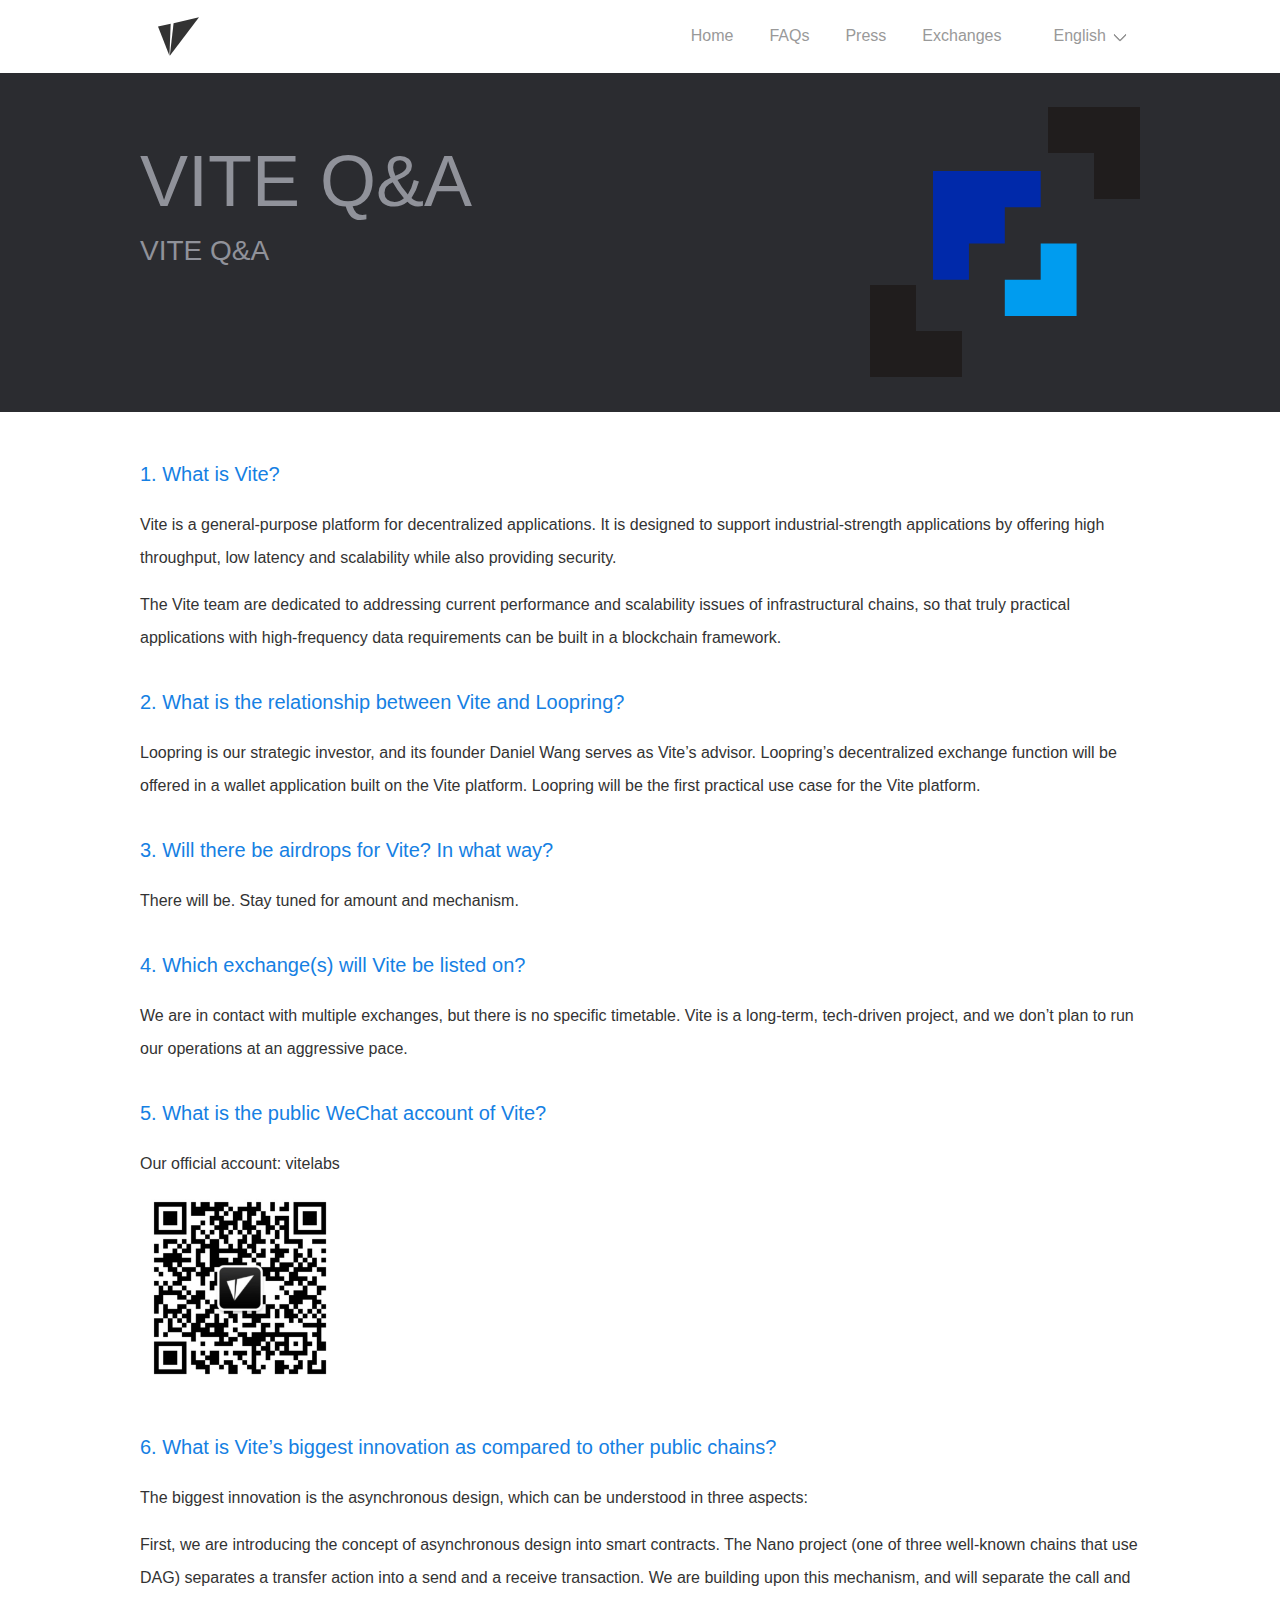
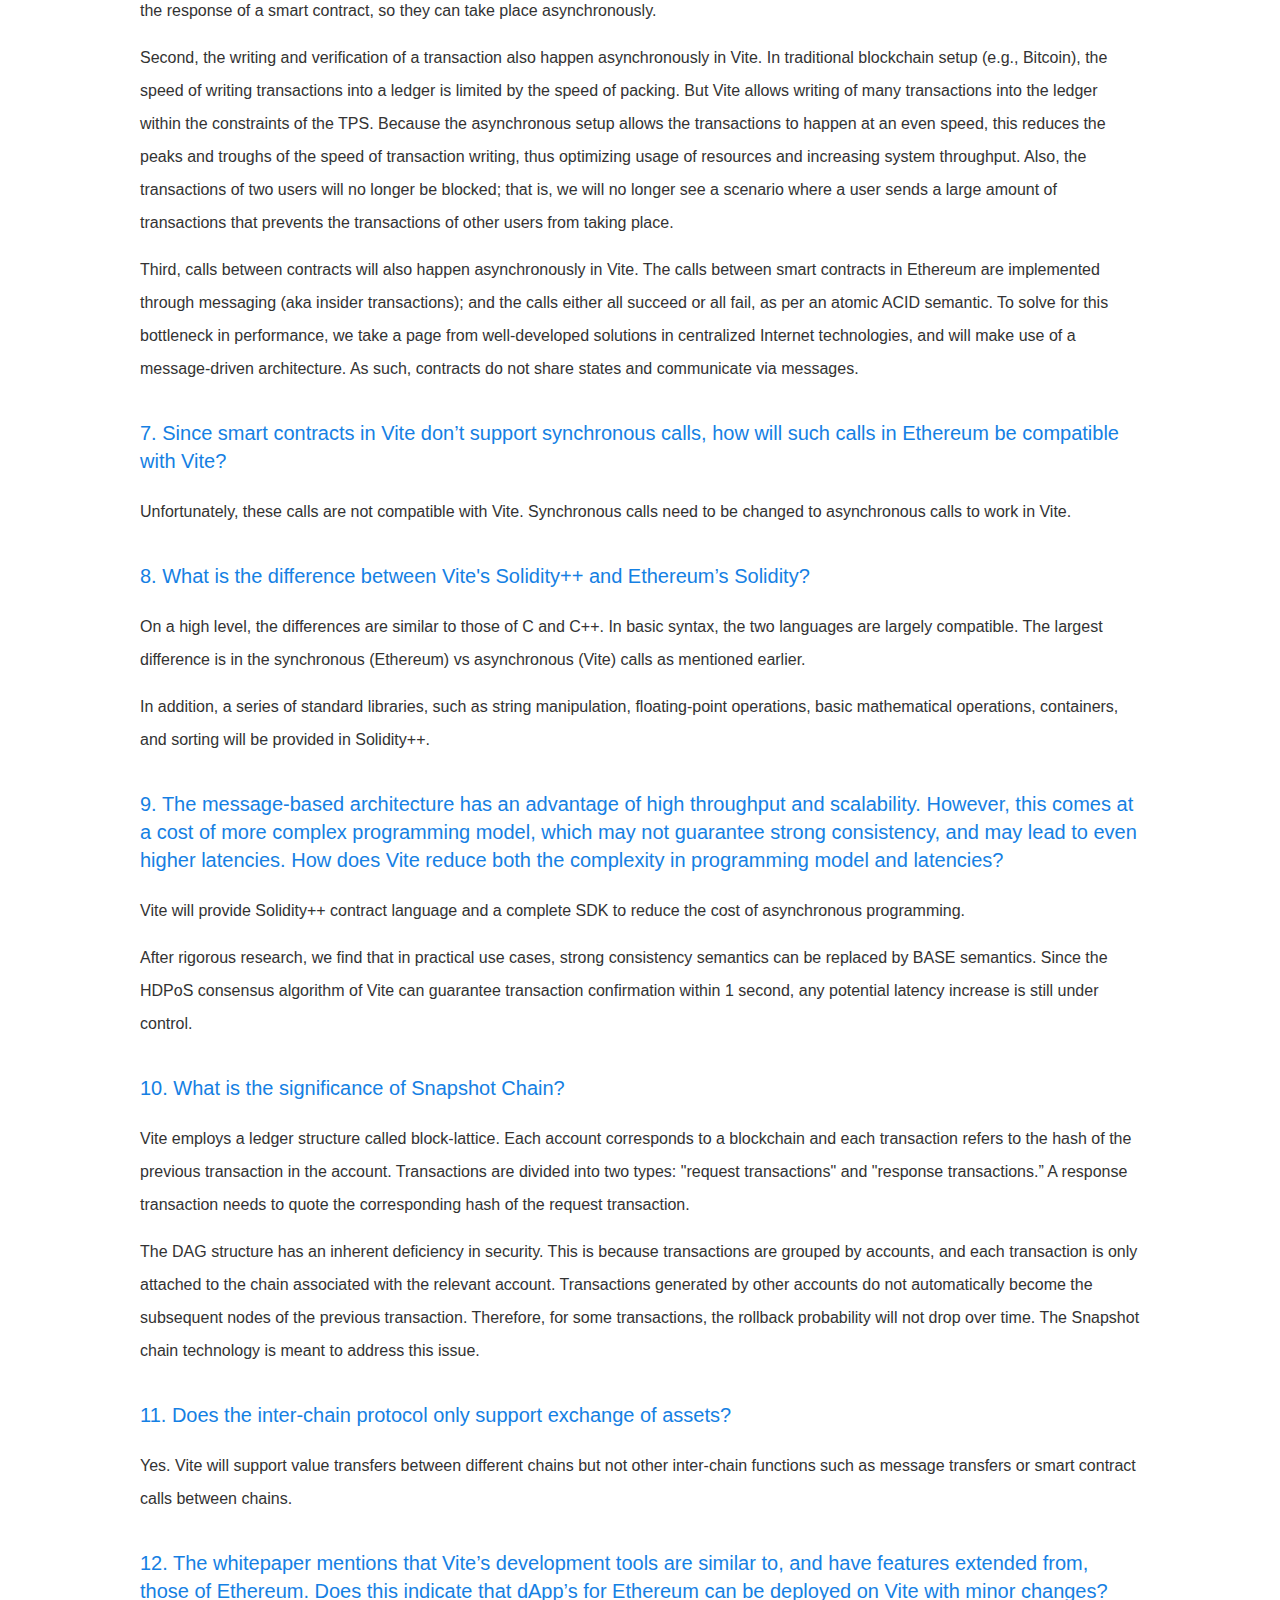
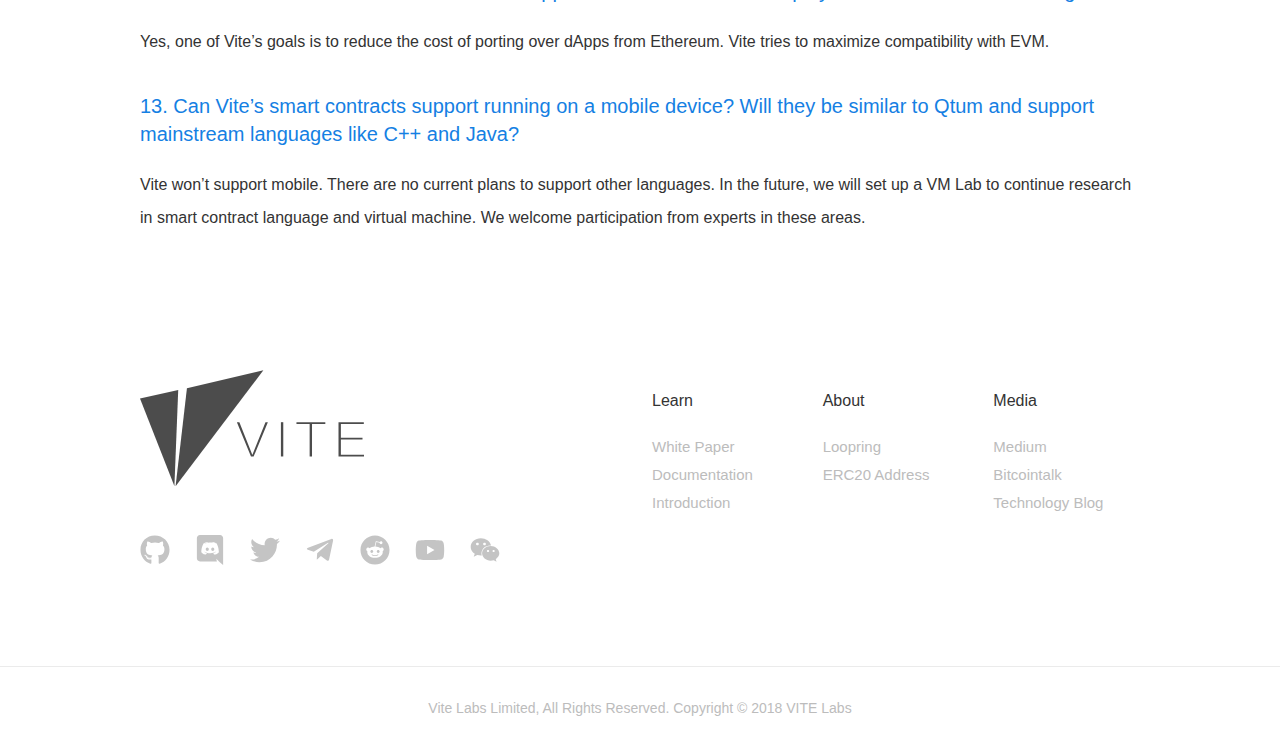
<file: faq/index.html>
<!DOCTYPE html>
<html data-n-head="lang" data-n-head-ssr lang="en">
  <head>
    <meta data-n-head="true" charset="utf-8"><meta data-n-head="true" content="width=device-width,initial-scale=1" name="viewport"><meta data-n-head="true" content="vite lab" name="author"><meta data-n-head="true" content="vite,crypto,dag,bitcoin,vitecoin,contract platform" name="keywords"><meta data-n-head="true" content="yes" name="mobile-web-app-capable" data-hid="mobile-web-app-capable"><meta data-n-head="true" content="vite.org" name="apple-mobile-web-app-title" data-hid="apple-mobile-web-app-title"><meta data-n-head="true" content="#7FB2FE" name="theme-color" data-hid="theme-color"><meta data-n-head="true" content="All about FAQs of Vite" name="description" data-hid="description"><meta data-n-head="true" content="MyUvG14lvMm-nYCWoXYE9NT21vRda-kIT6xMETrGqZk" name="google-site-verification"><meta data-n-head="true" content="FAQs - Vite - A Next Generation High-performance Decentralized Application Platform" name="og:title" data-hid="og:title"><meta data-n-head="true" content="All about FAQs of Vite" name="og:description" data-hid="og:description"><meta data-n-head="true" content="website" name="og:type" data-hid="og:type"><meta data-n-head="true" content="https://vite.org" name="og:url" data-hid="og:url"><meta data-n-head="true" content="https://www.vite.org/icon.png" name="og:image"><meta data-n-head="true" content="summary" name="twitter:card" data-hid="twitter:card"><meta data-n-head="true" content="@vitelabs" name="twitter:site" data-hid="twitter:site"><meta data-n-head="true" content="FAQs - Vite - A Next Generation High-performance Decentralized Application Platform" name="twitter:title" data-hid="twitter:title"><meta data-n-head="true" content="All about FAQs of Vite" name="twitter:description" data-hid="twitter:description"><meta data-n-head="true" content="Vite Logo" name="twitter:image:alt" data-hid="twitter:image:alt"><meta data-n-head="true" content="https://www.vite.org/logo_appstore.png" name="twitter:image"><title data-n-head="true">FAQs - Vite - A Next Generation High-performance Decentralized Application Platform</title><link href="/_nuxt/manifest.9a369b2c.json" rel="manifest" data-n-head="true"><link href="/_nuxt/icons/icon_64.ca0vQhlViSG.png" rel="shortcut icon" data-n-head="true"><link href="/_nuxt/icons/icon_512.ca0vQhlViSG.png" rel="apple-touch-icon" data-n-head="true" sizes="512x512"><link href="/faq" rel="alternate" data-n-head="true" data-hid="alternate-hreflang-undefined" hreflang><link href="/zh/faq" rel="alternate" data-n-head="true" data-hid="alternate-hreflang-undefined" hreflang><script src="https://hm.baidu.com/hm.js?84d0d7aff86074ac33b30b38c222f2c0" data-n-head="true"></script><script data-n-head="true" type="application/ld+json">{"@context":"http://schema.org","@type":"Organization","url":"https://vite.org","name":"Vite labs.","description":"All about FAQs of Vite","image":"https://vite.org/icon.png","brand":{"@type":"Brand","name":"VITE","logo":"https://vite.org/icon.png"},"sameAs":["https://twitter.com/vitelabs"]}</script><link href="/_nuxt/manifest.ed313d6c73c762094335.js" rel="preload" as="script"><link href="/_nuxt/vendor.e135c354f929e7337a29.js" rel="preload" as="script"><link href="/_nuxt/app.9bb09544795246bc65b2.js" rel="preload" as="script"><link href="/_nuxt/app.7aad3ed11efcd6ca9aa3ffb62d283c1d.css" rel="preload" as="style"><link href="/_nuxt/layouts/default.fd04c2dadcf2b1cf1d64.js" rel="preload" as="script"><link href="/_nuxt/5.4cb0f93d4cadd9900056.js" rel="preload" as="script"><link href="/_nuxt/lang-zh.2352e8cc65621cdb16b5.js" rel="prefetch"><link href="/_nuxt/lang-en.bf9c09283a50ba5c662c.js" rel="prefetch"><link href="/_nuxt/2.3a13d92aeaea166e1620.js" rel="prefetch"><link href="/_nuxt/4.29a835006d6b42d17461.js" rel="prefetch"><link href="/_nuxt/6.f031bb96c2bbec660251.js" rel="prefetch"><link href="/_nuxt/pointSet.33fd0a56ef3b2de109a0.js" rel="prefetch"><link href="/_nuxt/three.1904cec2a37cdd7783c7.js" rel="prefetch"><link href="/_nuxt/app.7aad3ed11efcd6ca9aa3ffb62d283c1d.css" rel="stylesheet"><style data-vue-ssr-id="367e64a2:0">.nuxt-content[data-v-314f53c6]{margin-top:72px}.nuxt-content.is-index-page[data-v-314f53c6]{margin-top:0}.navbar[data-v-314f53c6]{border-bottom:1px solid transparent;z-index:222222}.navbar.headroom--not-top[data-v-314f53c6]{border-bottom:1px solid rgba(0,0,0,.05)}@media screen and (min-width:1024px){.navbar.is-index-page.headroom--top[data-v-314f53c6]{background:0 0}}.navbar .navbar-brand[data-v-314f53c6]{height:72px}.navbar .navbar-brand .nav-item[data-v-314f53c6]{height:100%}.navbar .navbar-brand .nav-item.nav-item-logo .logo[data-v-314f53c6]{height:41px;color:#333}@media screen and (max-width:1023px){.navbar .navbar-brand .nav-item.nav-item-logo .logo[data-v-314f53c6]{height:22px}}.navbar .navbar-brand .nav-item.nav-item-logo:hover .logo[data-v-314f53c6]{color:#1580e3}.navbar .nav-item[data-v-314f53c6]{padding:.5rem 18px;color:#999;font-family:PingFangSC-Medium,Arial,Sans-serif}.navbar .nav-item.active[data-v-314f53c6],.navbar .nav-item[data-v-314f53c6]:hover{color:#333}@media screen and (min-width:1024px){.navbar .navbar-menu[data-v-314f53c6]{height:auto!important}}@media screen and (max-width:1023px){.nuxt-content[data-v-314f53c6]{margin-top:41px}.navbar[data-v-314f53c6]{min-height:40px;height:auto}.navbar .navbar-brand[data-v-314f53c6]{min-height:40px;height:40px}.navbar .navbar-brand .logo[data-v-314f53c6]{height:22px;transition:transform .4s ease-in-out}.navbar .navbar-brand .navbar-burger[data-v-314f53c6]{height:40px;width:49px}.navbar .navbar-brand .navbar-burger span[data-v-314f53c6]{width:19px;right:50%;left:auto;margin-right:-10px;transition:all .3s ease-in-out}.navbar .navbar-brand .navbar-burger span[data-v-314f53c6]:nth-child(2){width:15px}.navbar .is-open .navbar-brand .logo[data-v-314f53c6]{transform:rotate(30deg)}.navbar .is-open .navbar-brand .navbar-burger span[data-v-314f53c6]:nth-child(2){width:19px}.navbar .is-open .navbar-brand .navbar-burger span[data-v-314f53c6]:first-child,.navbar .is-open .navbar-brand .navbar-burger span[data-v-314f53c6]:nth-child(3){width:9px;margin-right:-5px}.navbar .nav-item[data-v-314f53c6]{padding:11px 16px;font-size:14px}.navbar .navbar-menu[data-v-314f53c6]{padding:0 32px;transition:all .5s ease-in-out}.navbar .navbar-menu[data-v-314f53c6]:not(.is-active){height:0;overflow-y:hidden;display:block}.navbar .navbar-menu .navbar-end[data-v-314f53c6]{padding:.5rem 0}.navbar .navbar-menu .nav-item[data-v-314f53c6]{height:48px;padding-left:0}.navbar .navbar-menu .line[data-v-314f53c6]{height:1px;margin:.5rem 0;background:rgba(0,0,0,.05);padding:0}.navbar>.container[data-v-314f53c6]{min-height:40px;height:auto}}</style><style data-vue-ssr-id="8575ad82:0"></style><style data-vue-ssr-id="90d9ace0:0">.lang-btn .dropdown-trigger button[data-v-01d7e604]{color:#999;background:0 0;padding:0 1rem 0 0;border-radius:.35rem;height:2.5rem;border:transparent;font-family:PingFangSC-Medium,Arial,Sans-serif}@media screen and (max-width:1023px){.lang-btn .dropdown-trigger button[data-v-01d7e604]{font-size:14px}}.lang-btn .dropdown-trigger button[data-v-01d7e604]:focus{border:none;box-shadow:none}.lang-btn .dropdown-trigger button[data-v-01d7e604]:hover{color:#333}.lang-btn .dropdown-menu .dropdown-content .dropdown-item[data-v-01d7e604]{color:rgba(0,0,0,.8)}.lang-btn .dropdown-menu .dropdown-content .dropdown-item[data-v-01d7e604]:hover{color:rgba(0,0,0,.9)}</style><style data-vue-ssr-id="efdc0720:0">.lang-btn .dropdown-trigger button[data-v-4f08d1b6]{color:#999;background:0 0;padding:0 1rem 0 0;border-radius:.35rem;height:2.5rem;border:transparent;font-family:PingFangSC-Medium,Arial,Sans-serif}@media screen and (max-width:1023px){.lang-btn .dropdown-trigger button[data-v-4f08d1b6]{font-size:14px}}.lang-btn .dropdown-trigger button[data-v-4f08d1b6]:focus{border:none;box-shadow:none}.lang-btn .dropdown-trigger button[data-v-4f08d1b6]:hover{color:#333}.lang-btn .dropdown-trigger button[data-v-4f08d1b6]:after{border:2px solid #999;margin-top:-.375em;right:-.2rem;border-radius:2px;border-right:0;border-top:0;content:" ";display:block;height:.625em;pointer-events:none;position:absolute;top:50%;transform:rotate(-45deg);transform-origin:center;width:.625em}.lang-btn .dropdown-menu .dropdown-content .dropdown-item[data-v-4f08d1b6]{color:rgba(0,0,0,.8)}.lang-btn .dropdown-menu .dropdown-content .dropdown-item[data-v-4f08d1b6]:hover{color:rgba(0,0,0,.9)}</style><style data-vue-ssr-id="633009d4:0">.faq-header[data-v-52f8ff2d]{background:#2b2c30;height:340px}.faq-header h1[data-v-52f8ff2d]{font-size:72px;font-family:PingFangSC-Medium,Arial,Sans-serif;color:#90929a;line-height:100px;padding-top:59px}.faq-header h2[data-v-52f8ff2d]{font-size:28px;font-family:PingFangSC-Regular,Arial,Sans-serif;color:#90929a;line-height:40px}.faq-header .img-wrapper[data-v-52f8ff2d]{height:270px;width:270px;position:absolute;right:0;top:35px}@media screen and (max-width:1023px){.faq-header[data-v-52f8ff2d]{padding:20px 1.5rem;height:auto;text-align:center}.faq-header .img-wrapper[data-v-52f8ff2d]{position:relative;width:100%;height:135px;right:auto;top:auto;margin-bottom:35px}.faq-header .img-wrapper img[data-v-52f8ff2d]{width:135px;height:135px}.faq-header h1[data-v-52f8ff2d]{font-size:32px;line-height:45px;padding-top:0}.faq-header h2[data-v-52f8ff2d]{font-size:14px;line-height:20px;margin-bottom:25px}}@media screen and (max-width:1023px){.section[data-v-52f8ff2d]{padding-top:25px}}.section .is-info[data-v-52f8ff2d]{margin-bottom:10px}.section .is-info h3[data-v-52f8ff2d]{margin-bottom:20px;font-size:20px;font-family:PingFangSC-Medium,Arial,Sans-serif;color:#1580e3;line-height:28px}@media screen and (max-width:1023px){.section .is-info h3[data-v-52f8ff2d]{font-size:17px;line-height:24px;margin-bottom:10px}}.section .is-info .answer[data-v-52f8ff2d]{font-size:16px;font-family:PingFangSC-Regular,Arial,Sans-serif;color:#333;line-height:33px}.section .is-info .answer p[data-v-52f8ff2d]{margin-top:14px}.section .is-info .answer p[data-v-52f8ff2d]:first-child{margin-top:0}.section .is-info .answer img[data-v-52f8ff2d]{max-width:200px;margin-top:.5rem}@media screen and (max-width:1023px){.section .is-info .answer[data-v-52f8ff2d]{font-size:14px;line-height:27px}}</style><style data-vue-ssr-id="47ae5177:0">.footer[data-v-0d2d6594]:first-child{padding-top:78px;border-bottom:1px solid rgba(0,0,0,.08)}@media screen and (max-width:1023px){.footer[data-v-0d2d6594]:first-child{padding-top:35px}}.footer[data-v-0d2d6594]:last-child{padding:31px}@media screen and (max-width:1023px){.footer[data-v-0d2d6594]:last-child{padding:15px}}.footer.all-rights[data-v-0d2d6594]{font-size:14px;font-family:PingFangSC-Medium,Arial,Sans-serif;color:#bcbcbc;line-height:20px;text-align:center}@media screen and (max-width:1023px){.footer.all-rights[data-v-0d2d6594]{font-size:12px;line-height:17px}}.footer .link-tab[data-v-0d2d6594]{padding-top:30px}@media screen and (max-width:768px){.footer .logo-wrapper[data-v-0d2d6594]{display:flex}.footer .logo-wrapper .logo[data-v-0d2d6594]{flex:1}}.footer .logo-wrapper .logo[data-v-0d2d6594]{margin-bottom:42px;height:116px;width:auto;color:rgba(0,0,0,.7)}.footer .logo-wrapper .logo[data-v-0d2d6594]:hover{color:#1580e3}@media screen and (max-width:1023px){.footer .logo-wrapper .logo[data-v-0d2d6594]{height:78px;margin-bottom:22px}}@media screen and (max-width:768px){.footer .icon-links-wrapper[data-v-0d2d6594]{text-align:center}}.footer .icon-links-wrapper>a[data-v-0d2d6594],.footer .icon-links-wrapper[data-v-0d2d6594] .v-popover{margin-left:25px}.footer .icon-links-wrapper>a svg[data-v-0d2d6594],.footer .icon-links-wrapper[data-v-0d2d6594] .v-popover svg{width:30px;height:30px;color:#c4c4c4}.footer .icon-links-wrapper>a svg[data-v-0d2d6594]:hover,.footer .icon-links-wrapper[data-v-0d2d6594] .v-popover svg:hover{color:#1580e3}@media screen and (max-width:1023px){.footer .icon-links-wrapper>a svg[data-v-0d2d6594],.footer .icon-links-wrapper[data-v-0d2d6594] .v-popover svg{width:24px;height:24px}}@media screen and (max-width:1023px){.footer .icon-links-wrapper>a[data-v-0d2d6594],.footer .icon-links-wrapper[data-v-0d2d6594] .v-popover{margin-left:19px}}.footer .icon-links-wrapper>a[data-v-0d2d6594]:first-child,.footer .icon-links-wrapper[data-v-0d2d6594] .v-popover:first-child{margin-left:0}.footer .links-wrapper[data-v-0d2d6594]{line-height:1.75rem}@media screen and (max-width:768px){.footer .links-wrapper[data-v-0d2d6594]{text-align:center}}.footer .links-wrapper>div[data-v-0d2d6594]:first-child{font-size:16px;font-family:PingFangSC-Medium,Arial,Sans-serif;color:#333;margin-bottom:20px;line-height:25px}@media screen and (max-width:1023px){.footer .links-wrapper>div[data-v-0d2d6594]:first-child{font-size:15px;line-height:21px;margin-bottom:18px}}.footer .links-wrapper ul li a[data-v-0d2d6594]{font-size:16px;font-family:PingFangSC-Medium,Arial,Sans-serif;color:#bcbcbc;line-height:25px}@media screen and (max-width:1023px){.footer .links-wrapper ul li a[data-v-0d2d6594]{font-size:14px;line-height:20px}}@media screen and (min-width:1024px) and (max-width:1407px){.footer .links-wrapper ul li a[data-v-0d2d6594]{font-size:15px}}.footer .links-wrapper ul li a[data-v-0d2d6594]:hover{color:#1580e3}</style><style data-vue-ssr-id="32b11219:0">svg[data-v-05d4cbf4]{width:170px;height:88px}</style><style data-vue-ssr-id="6e912e3b:0">.v-popover .popover-inner{max-width:300px}</style><style data-vue-ssr-id="7ea1d487:0">img[data-v-785ec8dc]{max-width:200px;width:200px}.icon[data-v-785ec8dc]{height:100%;width:100%;color:#c4c4c4}.icon[data-v-785ec8dc]:hover{color:#1580e3}.no-ssr[data-v-785ec8dc],.v-popover[data-v-785ec8dc]{display:inline-block;height:30px;width:30px;margin-left:20px}.item-wrapper[data-v-785ec8dc]{display:flex;flex-direction:row;justify-content:space-around;flex-wrap:wrap}.item-wrapper>div[data-v-785ec8dc]{padding:5px}.item-wrapper>div .tag[data-v-785ec8dc]{background:0 0}.item-wrapper>div .tag[data-v-785ec8dc]:hover{background:#0072e3;color:#fff;border-radius:2px;text-decoration:none}</style><style data-vue-ssr-id="54eee63c:0">img[data-v-078d6541]{max-width:200px;width:200px}.icon[data-v-078d6541]{height:100%;width:100%;color:#c4c4c4}.icon[data-v-078d6541]:hover{color:#1580e3}.no-ssr[data-v-078d6541],.v-popover[data-v-078d6541]{display:inline-block;height:30px;width:30px;margin-left:20px}</style>
  </head>
  <body data-n-head="">
    <div id="__nuxt" data-server-rendered="true"><div class="nuxt-progress" style="width:0%;height:2px;background-color:#7fb2fe;opacity:0"></div><div id="__layout"><div data-v-314f53c6><div class="navbar headroom is-faq-page" data-v-314f53c6><div class="container is-widescreen" data-v-314f53c6><div class="navbar-brand" data-v-314f53c6><div data-v-314f53c6><a href="/" class="navbar-item nav-item nav-item-logo nuxt-link-active" data-v-314f53c6><svg class="logo" viewBox="0 0 1024 1024" xmlns="http://www.w3.org/2000/svg" style="enable-background:new 0 0 1024 1024" version="1.1" x="0px" xml:space="preserve" xmlns:xlink="http://www.w3.org/1999/xlink" y="0px" data-v-314f53c6 data-v-ac7b7132 id="Layer_1"><g fill="currentColor" data-v-ac7b7132><polygon class="st0" points="0,265 285.3,992.6 316.9,193.8 	" data-v-ac7b7132 id="Fill-1"></polygon><polygon class="st0" points="389.3,180.1 295.3,993.7 1024,30.3 	" data-v-ac7b7132 id="Fill-2"></polygon></g></svg></a></div><div class="navbar-burger" data-v-314f53c6><span data-v-314f53c6></span><span data-v-314f53c6></span><span data-v-314f53c6></span></div></div><div class="navbar-menu" data-v-314f53c6 style="height:0"><div class="navbar-end" data-v-314f53c6><a href="/" class="nav-item text-hover-transition nuxt-link-active" data-v-314f53c6>
              Home
            </a><a href="/faq" class="nav-item text-hover-transition nuxt-link-exact-active nuxt-link-active active" data-v-314f53c6>
              FAQs
            </a><a target="_blank" href="https://medium.com/vitelabs" class="nav-item text-hover-transition" data-v-314f53c6>Press</a><div class="line is-hidden-desktop" data-v-314f53c6></div><div class="nav-item" data-v-314f53c6><div class="dropdown lang-btn is-hoverable" data-v-314f53c6 data-v-01d7e604><div class="dropdown-trigger" data-v-01d7e604><button class="button" data-v-01d7e604><span data-v-01d7e604>Exchanges</span></button></div><div class="dropdown-menu" data-v-01d7e604 id="lang-dropdown-menu" role="menu"><div class="dropdown-content" data-v-01d7e604><a target="_blank" href="https://www.okex.com/spot/trade#product=vite_eth" class="dropdown-item" data-v-01d7e604>
          OKEX.COM
        </a></div></div></div></div><div class="nav-item" data-v-314f53c6><div class="dropdown lang-btn is-hoverable" data-v-314f53c6 data-v-4f08d1b6><div class="dropdown-trigger" data-v-4f08d1b6><button class="button" aria-controls="lang-dropdown-menu" aria-haspopup="true" data-v-4f08d1b6><span data-v-4f08d1b6>English</span></button></div><div class="dropdown-menu" data-v-4f08d1b6 id="lang-dropdown-menu" role="menu"><div class="dropdown-content" data-v-4f08d1b6><!----><a href="/zh/faq" class="dropdown-item" data-v-4f08d1b6>
          中文
        </a></div></div></div></div></div></div></div></div><div class="nuxt-content is-faq-page" data-v-314f53c6><div data-v-314f53c6 data-v-52f8ff2d><section class="faq-header" data-v-52f8ff2d><div class="container" data-v-52f8ff2d><div class="img-wrapper" data-v-52f8ff2d><img alt="FAQ" src="/_nuxt/img/faq.fccbfcc.png" data-v-52f8ff2d></div><h1 data-v-52f8ff2d>VITE Q&A</h1><h2 data-v-52f8ff2d>VITE Q&A</h2></div></section><section class="section" data-v-52f8ff2d><div class="container" data-v-52f8ff2d><div class="columns is-multiline" data-v-52f8ff2d><div class="column item is-destop is-12" data-v-52f8ff2d><div class="is-info" data-v-52f8ff2d><h3 data-v-52f8ff2d> 1. What is Vite?</h3><div class="answer" data-v-52f8ff2d><p data-v-52f8ff2d>Vite is a general-purpose platform for decentralized applications.  It is designed to support industrial-strength applications by offering high throughput, low latency and scalability while also providing security.<p data-v-52f8ff2d>The Vite team are dedicated to addressing current performance and scalability issues of infrastructural chains, so that truly practical applications with high-frequency data requirements can be built in a blockchain framework.</div></div></div><div class="column item is-destop is-12" data-v-52f8ff2d><div class="is-info" data-v-52f8ff2d><h3 data-v-52f8ff2d> 2. What is the relationship between Vite and Loopring?</h3><div class="answer" data-v-52f8ff2d><p data-v-52f8ff2d>Loopring is our strategic investor, and its founder Daniel Wang serves as Vite’s advisor.  Loopring’s decentralized exchange function will be offered in a wallet application built on the Vite platform. Loopring will be the first practical use case for the Vite platform.</div></div></div><div class="column item is-destop is-12" data-v-52f8ff2d><div class="is-info" data-v-52f8ff2d><h3 data-v-52f8ff2d> 3. Will there be airdrops for Vite? In what way?</h3><div class="answer" data-v-52f8ff2d><p data-v-52f8ff2d>There will be.  Stay tuned for amount and mechanism.</div></div></div><div class="column item is-destop is-12" data-v-52f8ff2d><div class="is-info" data-v-52f8ff2d><h3 data-v-52f8ff2d> 4. Which exchange(s) will Vite be listed on?</h3><div class="answer" data-v-52f8ff2d><p data-v-52f8ff2d>We are in contact with multiple exchanges, but there is no specific timetable.  Vite is a long-term, tech-driven project, and we don’t plan to run our operations at an aggressive pace.</div></div></div><div class="column item is-destop is-12" data-v-52f8ff2d><div class="is-info" data-v-52f8ff2d><h3 data-v-52f8ff2d> 5. What is the public WeChat account of Vite?</h3><div class="answer" data-v-52f8ff2d><p data-v-52f8ff2d>
                  Our official account: vitelabs
                  <br data-v-52f8ff2d><img alt src="/_nuxt/img/vitelabs_wechat.502df1f.jpg" data-v-52f8ff2d></div></div></div><div class="column item is-destop is-12" data-v-52f8ff2d><div class="is-info" data-v-52f8ff2d><h3 data-v-52f8ff2d> 6. What is Vite’s biggest innovation as compared to other public chains?</h3><div class="answer" data-v-52f8ff2d><p data-v-52f8ff2d>The biggest innovation is the asynchronous design, which can be understood in three aspects: <p data-v-52f8ff2d>First, we are introducing the concept of asynchronous design into smart contracts.  The Nano project (one of three well-known chains that use DAG) separates a transfer action into a send and a receive transaction. We are building upon this mechanism, and will separate the call and the response of a smart contract, so they can take place asynchronously.<p data-v-52f8ff2d>Second, the writing and verification of a transaction also happen asynchronously in Vite.  In traditional blockchain setup (e.g., Bitcoin), the speed of writing transactions into a ledger is limited by the speed of packing.  But Vite allows writing of many transactions into the ledger within the constraints of the TPS.  Because the asynchronous setup allows the transactions to happen at an even speed, this reduces the peaks and troughs of the speed of transaction writing, thus optimizing usage of resources and increasing system throughput.  Also, the transactions of two users will no longer be blocked; that is, we will no longer see a scenario where a user sends a large amount of transactions that prevents the transactions of other users from taking place.<p data-v-52f8ff2d>Third, calls between contracts will also happen asynchronously in Vite.  The calls between smart contracts in Ethereum are implemented through messaging (aka insider transactions); and the calls either all succeed or all fail, as per an atomic ACID semantic.  To solve for this bottleneck in performance, we take a page from well-developed solutions in centralized Internet technologies, and will make use of a message-driven architecture.  As such, contracts do not share states and communicate via messages.</div></div></div><div class="column item is-destop is-12" data-v-52f8ff2d><div class="is-info" data-v-52f8ff2d><h3 data-v-52f8ff2d> 7. Since smart contracts in Vite don’t support synchronous calls, how will such calls in Ethereum be compatible with Vite?</h3><div class="answer" data-v-52f8ff2d><p data-v-52f8ff2d>Unfortunately, these calls are not compatible with Vite.  Synchronous calls need to be changed to asynchronous calls to work in Vite.</div></div></div><div class="column item is-destop is-12" data-v-52f8ff2d><div class="is-info" data-v-52f8ff2d><h3 data-v-52f8ff2d> 8. What is the difference between Vite's Solidity++ and Ethereum’s Solidity?</h3><div class="answer" data-v-52f8ff2d><p data-v-52f8ff2d>On a high level, the differences are similar to those of C and C++.  In basic syntax, the two languages are largely compatible.  The largest difference is in the synchronous (Ethereum) vs asynchronous (Vite) calls as mentioned earlier.<p data-v-52f8ff2d>In addition, a series of standard libraries, such as string manipulation, floating-point operations, basic mathematical operations, containers, and sorting will be provided in Solidity++.</div></div></div><div class="column item is-destop is-12" data-v-52f8ff2d><div class="is-info" data-v-52f8ff2d><h3 data-v-52f8ff2d> 9. The message-based architecture has an advantage of high throughput and scalability. However, this comes at a cost of more complex programming model, which may not guarantee strong consistency, and may lead to even higher latencies.  How does Vite reduce both the complexity in programming model and latencies?</h3><div class="answer" data-v-52f8ff2d><p data-v-52f8ff2d>Vite will provide Solidity++ contract language and a complete SDK to reduce the cost of asynchronous programming.<p data-v-52f8ff2d>After rigorous research, we find that in practical use cases, strong consistency semantics can be replaced by BASE semantics. Since the HDPoS consensus algorithm of Vite can guarantee transaction confirmation within 1 second, any potential latency increase is still under control.</div></div></div><div class="column item is-destop is-12" data-v-52f8ff2d><div class="is-info" data-v-52f8ff2d><h3 data-v-52f8ff2d> 10. What is the significance of Snapshot Chain?</h3><div class="answer" data-v-52f8ff2d><p data-v-52f8ff2d>Vite employs a ledger structure called block-lattice. Each account corresponds to a blockchain and each transaction refers to the hash of the previous transaction in the account. Transactions are divided into two types: "request transactions" and "response transactions.”  A response transaction needs to quote the corresponding hash of the request transaction.<p data-v-52f8ff2d>The DAG structure has an inherent deficiency in security.   This is because transactions are grouped by accounts, and each transaction is only attached to the chain associated with the relevant account. Transactions generated by other accounts do not automatically become the subsequent nodes of the previous transaction. Therefore, for some transactions, the rollback probability will not drop over time.  The Snapshot chain technology is meant to address this issue.</div></div></div><div class="column item is-destop is-12" data-v-52f8ff2d><div class="is-info" data-v-52f8ff2d><h3 data-v-52f8ff2d> 11. Does the inter-chain protocol only support exchange of assets?</h3><div class="answer" data-v-52f8ff2d><p data-v-52f8ff2d>Yes.  Vite will support value transfers between different chains but not other inter-chain functions such as message transfers or smart contract calls between chains.</div></div></div><div class="column item is-destop is-12" data-v-52f8ff2d><div class="is-info" data-v-52f8ff2d><h3 data-v-52f8ff2d> 12. The whitepaper mentions that Vite’s development tools are similar to, and have features extended from, those of Ethereum.  Does this indicate that dApp’s for Ethereum can be deployed on Vite with minor changes?</h3><div class="answer" data-v-52f8ff2d><p data-v-52f8ff2d>Yes, one of Vite’s goals is to reduce the cost of porting over dApps from Ethereum.  Vite tries to maximize compatibility with EVM.</div></div></div><div class="column item is-destop is-12" data-v-52f8ff2d><div class="is-info" data-v-52f8ff2d><h3 data-v-52f8ff2d> 13. Can Vite’s smart contracts support running on a mobile device?  Will they be similar to Qtum and support mainstream languages like C++ and Java?</h3><div class="answer" data-v-52f8ff2d><p data-v-52f8ff2d>Vite won’t support mobile.  There are no current plans to support other languages.  In the future, we will set up a VM Lab to continue research in smart contract language and virtual machine.  We welcome participation from experts in these areas.</div></div></div></div></div></section></div></div><section data-v-314f53c6 data-v-0d2d6594><footer class="footer" data-v-0d2d6594><div class="container" data-v-0d2d6594><div class="columns" data-v-0d2d6594><div class="column icon-wrapper is-half" data-v-0d2d6594><div class="logo-wrapper" data-v-0d2d6594><svg class="logo" viewBox="0 0 170 88" xmlns="http://www.w3.org/2000/svg" data-v-0d2d6594 data-v-05d4cbf4 style="enable-background:new 0 0 170 88" version="1.1" x="0px" xml:space="preserve" xmlns:xlink="http://www.w3.org/1999/xlink" y="0px"><g fill="currentColor" data-v-05d4cbf4><polygon class="st0" points="0,21.6 26.1,88.1 29,15.1 	" data-v-05d4cbf4></polygon><polygon class="st0" points="35.6,13.9 27,88.2 93.6,0.2 	" data-v-05d4cbf4></polygon><polygon class="st0" points="85.3,64.3 85.2,64.3 75.4,39.6 73.5,39.6 84.2,65.7 86.2,65.7 97,39.6 95.2,39.6 	" data-v-05d4cbf4></polygon><rect class="st0" data-v-05d4cbf4 height="26" width="1.8" x="106.9" y="39.6"></rect><polygon class="st0" points="118.7,41 128.7,41 128.7,65.7 130.5,65.7 130.5,41 140.6,41 140.6,39.6 118.7,39.6 	" data-v-05d4cbf4></polygon><polygon class="st0" points="152.4,64.3 152.4,52.8 168.8,52.8 168.8,51.4 152.4,51.4 152.4,41 169.8,41 169.8,39.6 150.6,39.6
        150.6,65.7 170,65.7 170,64.3 	" data-v-05d4cbf4></polygon></g></svg></div><div class="icon-links-wrapper" data-v-0d2d6594><a target="_blank" href="https://github.com/vitelabs" class="text-hover-transition" data-v-0d2d6594><svg class="icon svg-inline--fa fa-github fa-w-16" viewBox="0 0 496 512" xmlns="http://www.w3.org/2000/svg" aria-hidden="true" data-icon="github" data-prefix="fab" role="img" data-v-0d2d6594 data-v-0d2d6594><path d="M165.9 397.4c0 2-2.3 3.6-5.2 3.6-3.3.3-5.6-1.3-5.6-3.6 0-2 2.3-3.6 5.2-3.6 3-.3 5.6 1.3 5.6 3.6zm-31.1-4.5c-.7 2 1.3 4.3 4.3 4.9 2.6 1 5.6 0 6.2-2s-1.3-4.3-4.3-5.2c-2.6-.7-5.5.3-6.2 2.3zm44.2-1.7c-2.9.7-4.9 2.6-4.6 4.9.3 2 2.9 3.3 5.9 2.6 2.9-.7 4.9-2.6 4.6-4.6-.3-1.9-3-3.2-5.9-2.9zM244.8 8C106.1 8 0 113.3 0 252c0 110.9 69.8 205.8 169.5 239.2 12.8 2.3 17.3-5.6 17.3-12.1 0-6.2-.3-40.4-.3-61.4 0 0-70 15-84.7-29.8 0 0-11.4-29.1-27.8-36.6 0 0-22.9-15.7 1.6-15.4 0 0 24.9 2 38.6 25.8 21.9 38.6 58.6 27.5 72.9 20.9 2.3-16 8.8-27.1 16-33.7-55.9-6.2-112.3-14.3-112.3-110.5 0-27.5 7.6-41.3 23.6-58.9-2.6-6.5-11.1-33.3 2.6-67.9 20.9-6.5 69 27 69 27 20-5.6 41.5-8.5 62.8-8.5s42.8 2.9 62.8 8.5c0 0 48.1-33.6 69-27 13.7 34.7 5.2 61.4 2.6 67.9 16 17.7 25.8 31.5 25.8 58.9 0 96.5-58.9 104.2-114.8 110.5 9.2 7.9 17 22.9 17 46.4 0 33.7-.3 75.4-.3 83.6 0 6.5 4.6 14.4 17.3 12.1C428.2 457.8 496 362.9 496 252 496 113.3 383.5 8 244.8 8zM97.2 352.9c-1.3 1-1 3.3.7 5.2 1.6 1.6 3.9 2.3 5.2 1 1.3-1 1-3.3-.7-5.2-1.6-1.6-3.9-2.3-5.2-1zm-10.8-8.1c-.7 1.3.3 2.9 2.3 3.9 1.6 1 3.6.7 4.3-.7.7-1.3-.3-2.9-2.3-3.9-2-.6-3.6-.3-4.3.7zm32.4 35.6c-1.6 1.3-1 4.3 1.3 6.2 2.3 2.3 5.2 2.6 6.5 1 1.3-1.3.7-4.3-1.3-6.2-2.2-2.3-5.2-2.6-6.5-1zm-11.4-14.7c-1.6 1-1.6 3.6 0 5.9 1.6 2.3 4.3 3.3 5.6 2.3 1.6-1.3 1.6-3.9 0-6.2-1.4-2.3-4-3.3-5.6-2z" fill="currentColor" data-v-0d2d6594 data-v-0d2d6594></path></svg></a><a target="_blank" href="https://discordapp.com/invite/CsVY76q" class="text-hover-transition" data-v-0d2d6594><svg class="icon svg-inline--fa fa-discord fa-w-14" viewBox="0 0 448 512" xmlns="http://www.w3.org/2000/svg" aria-hidden="true" data-icon="discord" data-prefix="fab" role="img" data-v-0d2d6594 data-v-0d2d6594><path d="M297.216 243.2c0 15.616-11.52 28.416-26.112 28.416-14.336 0-26.112-12.8-26.112-28.416s11.52-28.416 26.112-28.416c14.592 0 26.112 12.8 26.112 28.416zm-119.552-28.416c-14.592 0-26.112 12.8-26.112 28.416s11.776 28.416 26.112 28.416c14.592 0 26.112-12.8 26.112-28.416.256-15.616-11.52-28.416-26.112-28.416zM448 52.736V512c-64.494-56.994-43.868-38.128-118.784-107.776l13.568 47.36H52.48C23.552 451.584 0 428.032 0 398.848V52.736C0 23.552 23.552 0 52.48 0h343.04C424.448 0 448 23.552 448 52.736zm-72.96 242.688c0-82.432-36.864-149.248-36.864-149.248-36.864-27.648-71.936-26.88-71.936-26.88l-3.584 4.096c43.52 13.312 63.744 32.512 63.744 32.512-60.811-33.329-132.244-33.335-191.232-7.424-9.472 4.352-15.104 7.424-15.104 7.424s21.248-20.224 67.328-33.536l-2.56-3.072s-35.072-.768-71.936 26.88c0 0-36.864 66.816-36.864 149.248 0 0 21.504 37.12 78.08 38.912 0 0 9.472-11.52 17.152-21.248-32.512-9.728-44.8-30.208-44.8-30.208 3.766 2.636 9.976 6.053 10.496 6.4 43.21 24.198 104.588 32.126 159.744 8.96 8.96-3.328 18.944-8.192 29.44-15.104 0 0-12.8 20.992-46.336 30.464 7.68 9.728 16.896 20.736 16.896 20.736 56.576-1.792 78.336-38.912 78.336-38.912z" fill="currentColor" data-v-0d2d6594 data-v-0d2d6594></path></svg></a><a target="_blank" href="https://twitter.com/vitelabs" class="text-hover-transition" data-v-0d2d6594><svg class="icon svg-inline--fa fa-twitter fa-w-16" viewBox="0 0 512 512" xmlns="http://www.w3.org/2000/svg" aria-hidden="true" data-icon="twitter" data-prefix="fab" role="img" data-v-0d2d6594 data-v-0d2d6594><path d="M459.37 151.716c.325 4.548.325 9.097.325 13.645 0 138.72-105.583 298.558-298.558 298.558-59.452 0-114.68-17.219-161.137-47.106 8.447.974 16.568 1.299 25.34 1.299 49.055 0 94.213-16.568 130.274-44.832-46.132-.975-84.792-31.188-98.112-72.772 6.498.974 12.995 1.624 19.818 1.624 9.421 0 18.843-1.3 27.614-3.573-48.081-9.747-84.143-51.98-84.143-102.985v-1.299c13.969 7.797 30.214 12.67 47.431 13.319-28.264-18.843-46.781-51.005-46.781-87.391 0-19.492 5.197-37.36 14.294-52.954 51.655 63.675 129.3 105.258 216.365 109.807-1.624-7.797-2.599-15.918-2.599-24.04 0-57.828 46.782-104.934 104.934-104.934 30.213 0 57.502 12.67 76.67 33.137 23.715-4.548 46.456-13.32 66.599-25.34-7.798 24.366-24.366 44.833-46.132 57.827 21.117-2.273 41.584-8.122 60.426-16.243-14.292 20.791-32.161 39.308-52.628 54.253z" fill="currentColor" data-v-0d2d6594 data-v-0d2d6594></path></svg></a><div class="no-ssr no-ssr-placeholder" data-v-0d2d6594 data-v-785ec8dc><a target="_blank" data-v-785ec8dc><svg class="svg-inline--fa fa-telegram-plane fa-w-14" viewBox="0 0 448 512" xmlns="http://www.w3.org/2000/svg" aria-hidden="true" data-icon="telegram-plane" data-prefix="fab" role="img" data-v-785ec8dc><path d="M446.7 98.6l-67.6 318.8c-5.1 22.5-18.4 28.1-37.3 17.5l-103-75.9-49.7 47.8c-5.5 5.5-10.1 10.1-20.7 10.1l7.4-104.9 190.9-172.5c8.3-7.4-1.8-11.5-12.9-4.1L117.8 284 16.2 252.2c-22.1-6.9-22.5-22.1 4.6-32.7L418.2 66.4c18.4-6.9 34.5 4.1 28.5 32.2z" fill="currentColor" data-v-785ec8dc></path></svg></a></div><a target="_blank" href="https://www.reddit.com/r/vitelabs" class="text-hover-transition" data-v-0d2d6594><svg class="icon svg-inline--fa fa-reddit fa-w-16" viewBox="0 0 512 512" xmlns="http://www.w3.org/2000/svg" aria-hidden="true" data-icon="reddit" data-prefix="fab" role="img" data-v-0d2d6594 data-v-0d2d6594><path d="M201.5 305.5c-13.8 0-24.9-11.1-24.9-24.6 0-13.8 11.1-24.9 24.9-24.9 13.6 0 24.6 11.1 24.6 24.9 0 13.6-11.1 24.6-24.6 24.6zM504 256c0 137-111 248-248 248S8 393 8 256 119 8 256 8s248 111 248 248zm-132.3-41.2c-9.4 0-17.7 3.9-23.8 10-22.4-15.5-52.6-25.5-86.1-26.6l17.4-78.3 55.4 12.5c0 13.6 11.1 24.6 24.6 24.6 13.8 0 24.9-11.3 24.9-24.9s-11.1-24.9-24.9-24.9c-9.7 0-18 5.8-22.1 13.8l-61.2-13.6c-3-.8-6.1 1.4-6.9 4.4l-19.1 86.4c-33.2 1.4-63.1 11.3-85.5 26.8-6.1-6.4-14.7-10.2-24.1-10.2-34.9 0-46.3 46.9-14.4 62.8-1.1 5-1.7 10.2-1.7 15.5 0 52.6 59.2 95.2 132 95.2 73.1 0 132.3-42.6 132.3-95.2 0-5.3-.6-10.8-1.9-15.8 31.3-16 19.8-62.5-14.9-62.5zM302.8 331c-18.2 18.2-76.1 17.9-93.6 0-2.2-2.2-6.1-2.2-8.3 0-2.5 2.5-2.5 6.4 0 8.6 22.8 22.8 87.3 22.8 110.2 0 2.5-2.2 2.5-6.1 0-8.6-2.2-2.2-6.1-2.2-8.3 0zm7.7-75c-13.6 0-24.6 11.1-24.6 24.9 0 13.6 11.1 24.6 24.6 24.6 13.8 0 24.9-11.1 24.9-24.6 0-13.8-11-24.9-24.9-24.9z" fill="currentColor" data-v-0d2d6594 data-v-0d2d6594></path></svg></a><a target="_blank" href="https://www.youtube.com/channel/UC8qft2rEzBnP9yJOGdsJBVg" class="text-hover-transition" data-v-0d2d6594><svg class="icon svg-inline--fa fa-youtube fa-w-18" viewBox="0 0 576 512" xmlns="http://www.w3.org/2000/svg" aria-hidden="true" data-icon="youtube" data-prefix="fab" role="img" data-v-0d2d6594 data-v-0d2d6594><path d="M549.655 124.083c-6.281-23.65-24.787-42.276-48.284-48.597C458.781 64 288 64 288 64S117.22 64 74.629 75.486c-23.497 6.322-42.003 24.947-48.284 48.597-11.412 42.867-11.412 132.305-11.412 132.305s0 89.438 11.412 132.305c6.281 23.65 24.787 41.5 48.284 47.821C117.22 448 288 448 288 448s170.78 0 213.371-11.486c23.497-6.321 42.003-24.171 48.284-47.821 11.412-42.867 11.412-132.305 11.412-132.305s0-89.438-11.412-132.305zm-317.51 213.508V175.185l142.739 81.205-142.739 81.201z" fill="currentColor" data-v-0d2d6594 data-v-0d2d6594></path></svg></a><div class="no-ssr no-ssr-placeholder" data-v-0d2d6594 data-v-078d6541><a target="_blank" data-v-078d6541><svg class="svg-inline--fa fa-weixin fa-w-18" viewBox="0 0 576 512" xmlns="http://www.w3.org/2000/svg" aria-hidden="true" data-icon="weixin" data-prefix="fab" role="img" data-v-078d6541><path d="M385.2 167.6c6.4 0 12.6.3 18.8 1.1C387.4 90.3 303.3 32 207.7 32 100.5 32 13 104.8 13 197.4c0 53.4 29.3 97.5 77.9 131.6l-19.3 58.6 68-34.1c24.4 4.8 43.8 9.7 68.2 9.7 6.2 0 12.1-.3 18.3-.8-4-12.9-6.2-26.6-6.2-40.8-.1-84.9 72.9-154 165.3-154zm-104.5-52.9c14.5 0 24.2 9.7 24.2 24.4 0 14.5-9.7 24.2-24.2 24.2-14.8 0-29.3-9.7-29.3-24.2.1-14.7 14.6-24.4 29.3-24.4zm-136.4 48.6c-14.5 0-29.3-9.7-29.3-24.2 0-14.8 14.8-24.4 29.3-24.4 14.8 0 24.4 9.7 24.4 24.4 0 14.6-9.6 24.2-24.4 24.2zM563 319.4c0-77.9-77.9-141.3-165.4-141.3-92.7 0-165.4 63.4-165.4 141.3S305 460.7 397.6 460.7c19.3 0 38.9-5.1 58.6-9.9l53.4 29.3-14.8-48.6C534 402.1 563 363.2 563 319.4zm-219.1-24.5c-9.7 0-19.3-9.7-19.3-19.6 0-9.7 9.7-19.3 19.3-19.3 14.8 0 24.4 9.7 24.4 19.3 0 10-9.7 19.6-24.4 19.6zm107.1 0c-9.7 0-19.3-9.7-19.3-19.6 0-9.7 9.7-19.3 19.3-19.3 14.5 0 24.4 9.7 24.4 19.3.1 10-9.9 19.6-24.4 19.6z" fill="currentColor" data-v-078d6541></path></svg></a></div></div></div><div class="column link-tab" data-v-0d2d6594><div class="columns is-mobile" data-v-0d2d6594><div class="column links-wrapper" data-v-0d2d6594><div data-v-0d2d6594>Learn</div><ul data-v-0d2d6594><li data-v-0d2d6594><a target="_blank" href="/whitepaper/vite_en.pdf" class="text-hover-transition" data-v-0d2d6594>White Paper</a><li data-v-0d2d6594><a target="_blank" href="http://doc.vite.org" class="text-hover-transition" data-v-0d2d6594>Documentation</a><li data-v-0d2d6594><a target="_blank" href="https://doc.vite.org/introduction/" class="text-hover-transition" data-v-0d2d6594>Introduction</a></ul></div><div class="column links-wrapper" data-v-0d2d6594><div data-v-0d2d6594>About</div><ul data-v-0d2d6594><li data-v-0d2d6594><a target="_blank" href="https://loopring.org" class="text-hover-transition" data-v-0d2d6594>Loopring</a><li data-v-0d2d6594><a target="_blank" href="https://etherscan.io/token/0x1b793E49237758dBD8b752AFC9Eb4b329d5Da016" class="text-hover-transition" data-v-0d2d6594>ERC20 Address</a></ul></div><div class="column links-wrapper" data-v-0d2d6594><div data-v-0d2d6594>Media</div><ul data-v-0d2d6594><li data-v-0d2d6594><a target="_blank" href="https://medium.com/vitelabs" class="text-hover-transition" data-v-0d2d6594>Medium</a><li data-v-0d2d6594><a target="_blank" href="https://bitcointalk.org/index.php?topic=4438416" class="text-hover-transition" data-v-0d2d6594>Bitcointalk</a><li data-v-0d2d6594><a target="_blank" href="https://vite.blog/" class="text-hover-transition" data-v-0d2d6594>Technology Blog</a></ul></div></div></div></div></div></footer><footer class="footer all-rights" data-v-0d2d6594><div class="container" data-v-0d2d6594><span data-v-0d2d6594>
          Vite Labs Limited, All Rights Reserved.
          <br class="is-hidden-desktop" data-v-0d2d6594>
          Copyright © 2018 VITE Labs
        </span></div></footer></section></div></div></div><script type="text/javascript">window.__NUXT__={layout:"default",data:[{}],error:null,serverRendered:!0}</script><script src="/_nuxt/manifest.ed313d6c73c762094335.js" defer></script><script src="/_nuxt/layouts/default.fd04c2dadcf2b1cf1d64.js" defer></script><script src="/_nuxt/5.4cb0f93d4cadd9900056.js" defer></script><script src="/_nuxt/vendor.e135c354f929e7337a29.js" defer></script><script src="/_nuxt/app.9bb09544795246bc65b2.js" defer></script>
</file>
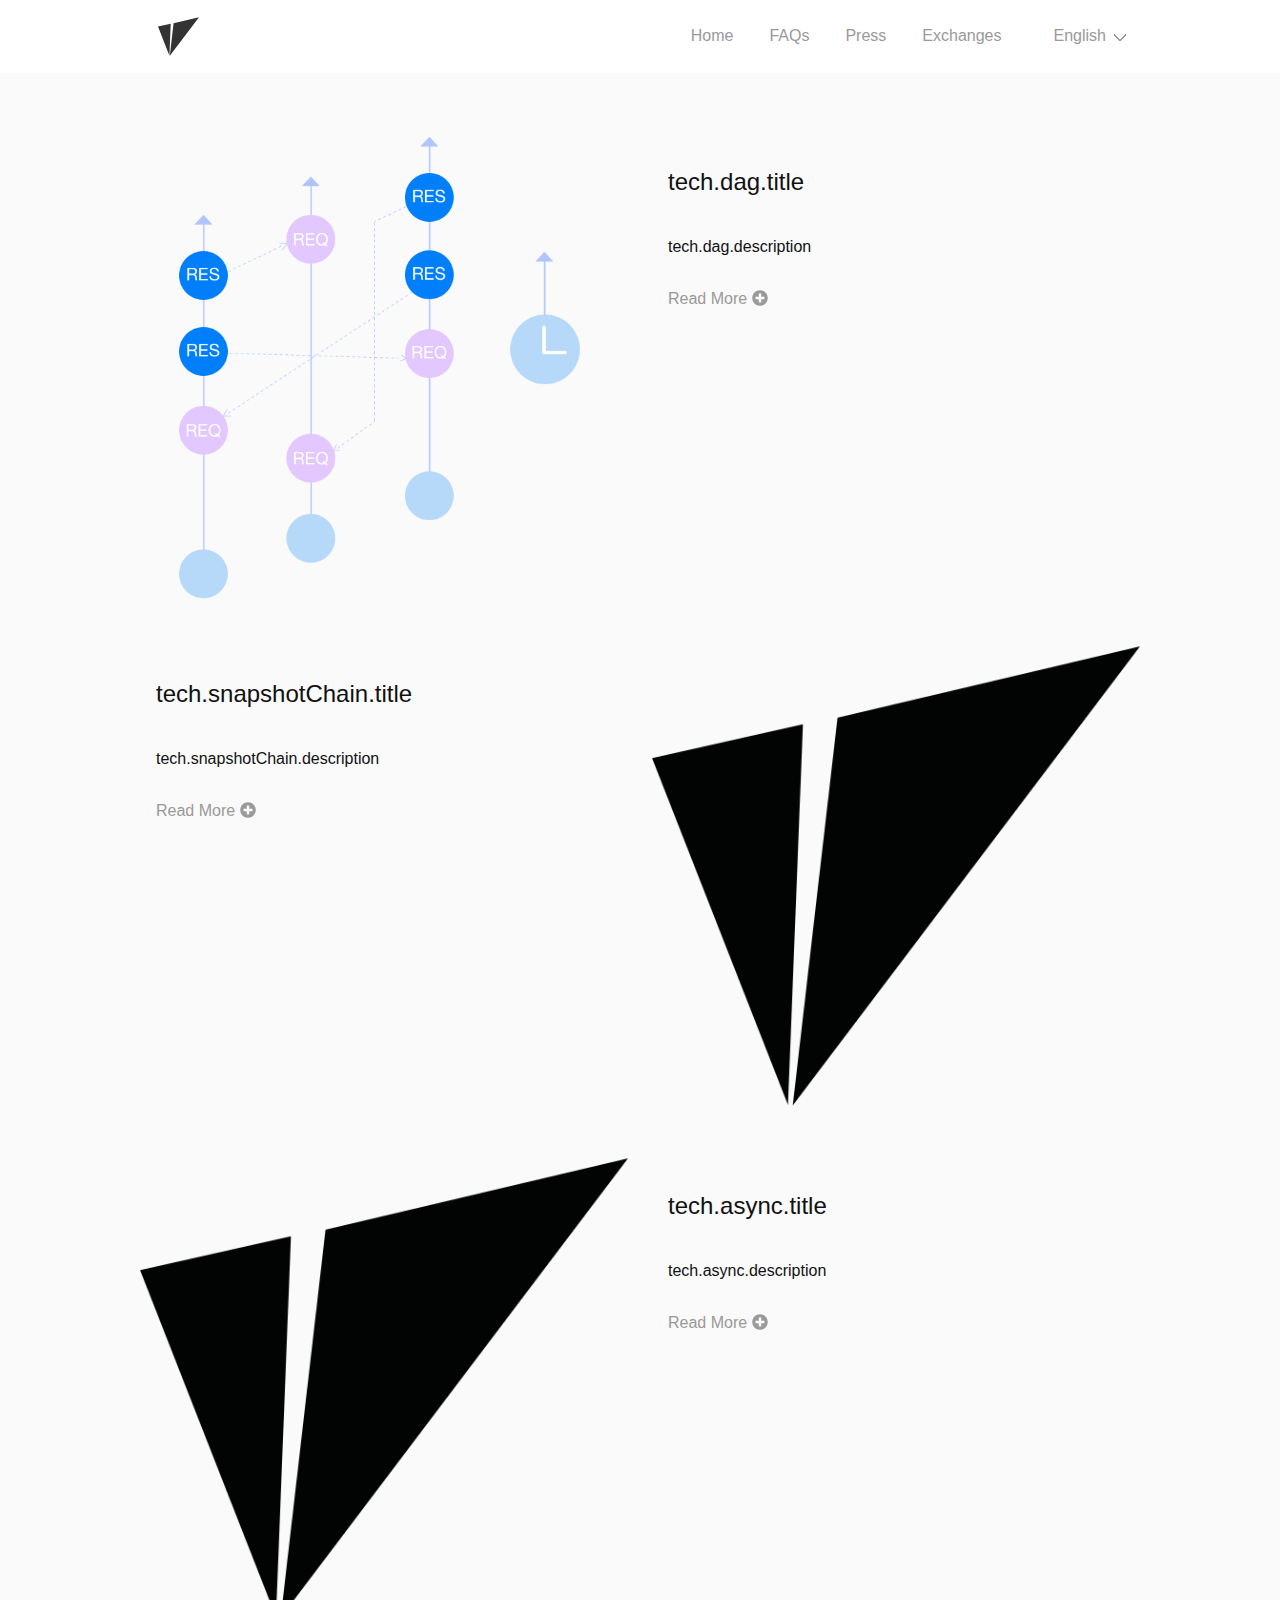
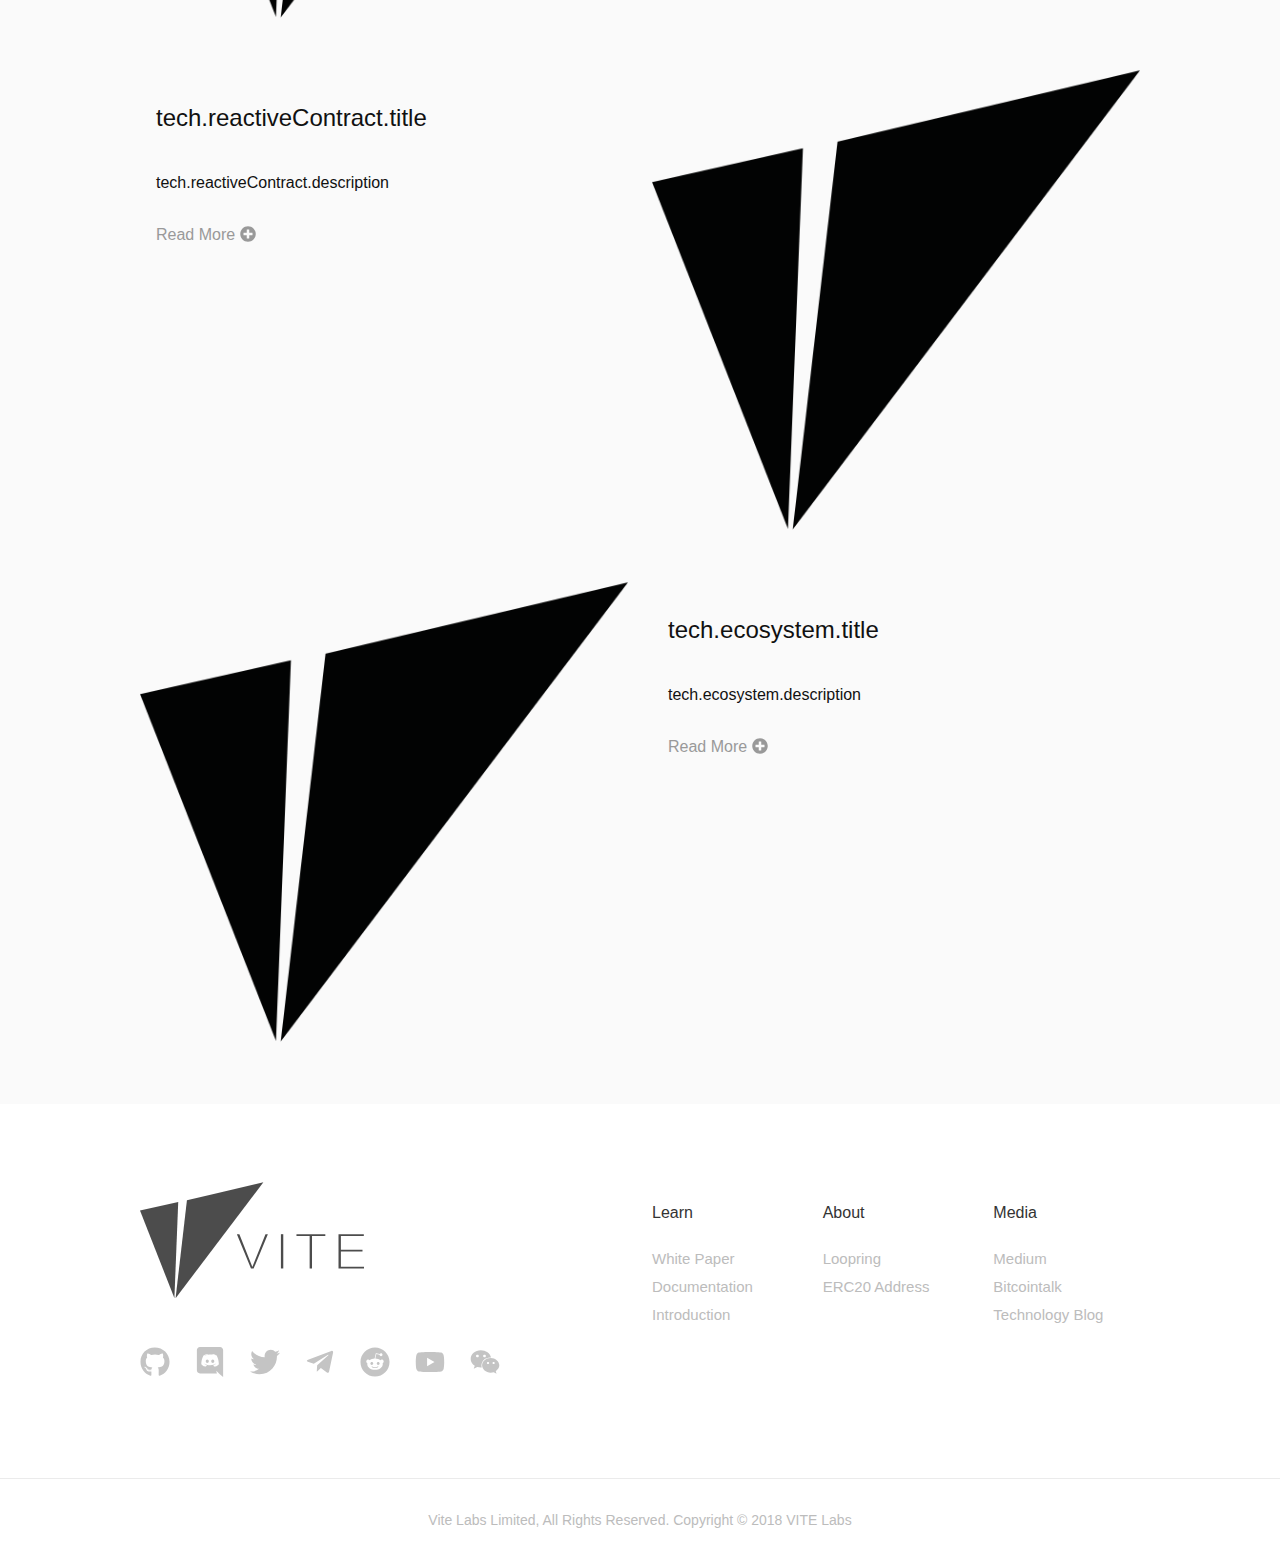
<file: technology/index.html>
<!DOCTYPE html>
<html data-n-head="lang" data-n-head-ssr lang="en">
  <head>
    <meta data-n-head="true" charset="utf-8"><meta data-n-head="true" content="width=device-width,initial-scale=1" name="viewport"><meta data-n-head="true" content="vite lab" name="author"><meta data-n-head="true" content="vite,crypto,dag,bitcoin,vitecoin,contract platform" name="keywords"><meta data-n-head="true" content="yes" name="mobile-web-app-capable" data-hid="mobile-web-app-capable"><meta data-n-head="true" content="vite.org" name="apple-mobile-web-app-title" data-hid="apple-mobile-web-app-title"><meta data-n-head="true" content="#7FB2FE" name="theme-color" data-hid="theme-color"><meta data-n-head="true" content="The key technologies of Vite: DAG、Snapchat Chain、Asnychronous Architechture、Reactive Contract、Quota leasing、Loopring Integrated、Timer scheduling、Contract Upgrade、solidity++" name="description" data-hid="description"><meta data-n-head="true" content="MyUvG14lvMm-nYCWoXYE9NT21vRda-kIT6xMETrGqZk" name="google-site-verification"><meta data-n-head="true" content="Technologies - Vite - A Next Generation High-performance Decentralized Application Platform" name="og:title" data-hid="og:title"><meta data-n-head="true" content="The key technologies of Vite: DAG、Snapchat Chain、Asnychronous Architechture、Reactive Contract、Quota leasing、Loopring Integrated、Timer scheduling、Contract Upgrade、solidity++" name="og:description" data-hid="og:description"><meta data-n-head="true" content="website" name="og:type" data-hid="og:type"><meta data-n-head="true" content="https://vite.org" name="og:url" data-hid="og:url"><meta data-n-head="true" content="https://www.vite.org/icon.png" name="og:image"><meta data-n-head="true" content="summary" name="twitter:card" data-hid="twitter:card"><meta data-n-head="true" content="@vitelabs" name="twitter:site" data-hid="twitter:site"><meta data-n-head="true" content="Technologies - Vite - A Next Generation High-performance Decentralized Application Platform" name="twitter:title" data-hid="twitter:title"><meta data-n-head="true" content="The key technologies of Vite: DAG、Snapchat Chain、Asnychronous Architechture、Reactive Contract、Quota leasing、Loopring Integrated、Timer scheduling、Contract Upgrade、solidity++" name="twitter:description" data-hid="twitter:description"><meta data-n-head="true" content="Vite Logo" name="twitter:image:alt" data-hid="twitter:image:alt"><meta data-n-head="true" content="https://www.vite.org/logo_appstore.png" name="twitter:image"><title data-n-head="true">Technologies - Vite - A Next Generation High-performance Decentralized Application Platform</title><link href="/_nuxt/manifest.9a369b2c.json" rel="manifest" data-n-head="true"><link href="/_nuxt/icons/icon_64.ca0vQhlViSG.png" rel="shortcut icon" data-n-head="true"><link href="/_nuxt/icons/icon_512.ca0vQhlViSG.png" rel="apple-touch-icon" data-n-head="true" sizes="512x512"><link href="/technology" rel="alternate" data-n-head="true" data-hid="alternate-hreflang-undefined" hreflang><link href="/zh/technology" rel="alternate" data-n-head="true" data-hid="alternate-hreflang-undefined" hreflang><script src="https://hm.baidu.com/hm.js?84d0d7aff86074ac33b30b38c222f2c0" data-n-head="true"></script><script data-n-head="true" type="application/ld+json">{"@context":"http://schema.org","@type":"Organization","url":"https://vite.org","name":"Vite labs.","description":"The key technologies of Vite: DAG、Snapchat Chain、Asnychronous Architechture、Reactive Contract、Quota leasing、Loopring Integrated、Timer scheduling、Contract Upgrade、solidity++","image":"https://vite.org/icon.png","brand":{"@type":"Brand","name":"VITE","logo":"https://vite.org/icon.png"},"sameAs":["https://twitter.com/vitelabs"]}</script><link href="/_nuxt/manifest.ed313d6c73c762094335.js" rel="preload" as="script"><link href="/_nuxt/vendor.e135c354f929e7337a29.js" rel="preload" as="script"><link href="/_nuxt/app.9bb09544795246bc65b2.js" rel="preload" as="script"><link href="/_nuxt/app.7aad3ed11efcd6ca9aa3ffb62d283c1d.css" rel="preload" as="style"><link href="/_nuxt/layouts/default.fd04c2dadcf2b1cf1d64.js" rel="preload" as="script"><link href="/_nuxt/4.29a835006d6b42d17461.js" rel="preload" as="script"><link href="/_nuxt/lang-zh.2352e8cc65621cdb16b5.js" rel="prefetch"><link href="/_nuxt/lang-en.bf9c09283a50ba5c662c.js" rel="prefetch"><link href="/_nuxt/2.3a13d92aeaea166e1620.js" rel="prefetch"><link href="/_nuxt/5.4cb0f93d4cadd9900056.js" rel="prefetch"><link href="/_nuxt/6.f031bb96c2bbec660251.js" rel="prefetch"><link href="/_nuxt/pointSet.33fd0a56ef3b2de109a0.js" rel="prefetch"><link href="/_nuxt/three.1904cec2a37cdd7783c7.js" rel="prefetch"><link href="/_nuxt/app.7aad3ed11efcd6ca9aa3ffb62d283c1d.css" rel="stylesheet"><style data-vue-ssr-id="367e64a2:0">.nuxt-content[data-v-314f53c6]{margin-top:72px}.nuxt-content.is-index-page[data-v-314f53c6]{margin-top:0}.navbar[data-v-314f53c6]{border-bottom:1px solid transparent;z-index:222222}.navbar.headroom--not-top[data-v-314f53c6]{border-bottom:1px solid rgba(0,0,0,.05)}@media screen and (min-width:1024px){.navbar.is-index-page.headroom--top[data-v-314f53c6]{background:0 0}}.navbar .navbar-brand[data-v-314f53c6]{height:72px}.navbar .navbar-brand .nav-item[data-v-314f53c6]{height:100%}.navbar .navbar-brand .nav-item.nav-item-logo .logo[data-v-314f53c6]{height:41px;color:#333}@media screen and (max-width:1023px){.navbar .navbar-brand .nav-item.nav-item-logo .logo[data-v-314f53c6]{height:22px}}.navbar .navbar-brand .nav-item.nav-item-logo:hover .logo[data-v-314f53c6]{color:#1580e3}.navbar .nav-item[data-v-314f53c6]{padding:.5rem 18px;color:#999;font-family:PingFangSC-Medium,Arial,Sans-serif}.navbar .nav-item.active[data-v-314f53c6],.navbar .nav-item[data-v-314f53c6]:hover{color:#333}@media screen and (min-width:1024px){.navbar .navbar-menu[data-v-314f53c6]{height:auto!important}}@media screen and (max-width:1023px){.nuxt-content[data-v-314f53c6]{margin-top:41px}.navbar[data-v-314f53c6]{min-height:40px;height:auto}.navbar .navbar-brand[data-v-314f53c6]{min-height:40px;height:40px}.navbar .navbar-brand .logo[data-v-314f53c6]{height:22px;transition:transform .4s ease-in-out}.navbar .navbar-brand .navbar-burger[data-v-314f53c6]{height:40px;width:49px}.navbar .navbar-brand .navbar-burger span[data-v-314f53c6]{width:19px;right:50%;left:auto;margin-right:-10px;transition:all .3s ease-in-out}.navbar .navbar-brand .navbar-burger span[data-v-314f53c6]:nth-child(2){width:15px}.navbar .is-open .navbar-brand .logo[data-v-314f53c6]{transform:rotate(30deg)}.navbar .is-open .navbar-brand .navbar-burger span[data-v-314f53c6]:nth-child(2){width:19px}.navbar .is-open .navbar-brand .navbar-burger span[data-v-314f53c6]:first-child,.navbar .is-open .navbar-brand .navbar-burger span[data-v-314f53c6]:nth-child(3){width:9px;margin-right:-5px}.navbar .nav-item[data-v-314f53c6]{padding:11px 16px;font-size:14px}.navbar .navbar-menu[data-v-314f53c6]{padding:0 32px;transition:all .5s ease-in-out}.navbar .navbar-menu[data-v-314f53c6]:not(.is-active){height:0;overflow-y:hidden;display:block}.navbar .navbar-menu .navbar-end[data-v-314f53c6]{padding:.5rem 0}.navbar .navbar-menu .nav-item[data-v-314f53c6]{height:48px;padding-left:0}.navbar .navbar-menu .line[data-v-314f53c6]{height:1px;margin:.5rem 0;background:rgba(0,0,0,.05);padding:0}.navbar>.container[data-v-314f53c6]{min-height:40px;height:auto}}</style><style data-vue-ssr-id="8575ad82:0"></style><style data-vue-ssr-id="90d9ace0:0">.lang-btn .dropdown-trigger button[data-v-01d7e604]{color:#999;background:0 0;padding:0 1rem 0 0;border-radius:.35rem;height:2.5rem;border:transparent;font-family:PingFangSC-Medium,Arial,Sans-serif}@media screen and (max-width:1023px){.lang-btn .dropdown-trigger button[data-v-01d7e604]{font-size:14px}}.lang-btn .dropdown-trigger button[data-v-01d7e604]:focus{border:none;box-shadow:none}.lang-btn .dropdown-trigger button[data-v-01d7e604]:hover{color:#333}.lang-btn .dropdown-menu .dropdown-content .dropdown-item[data-v-01d7e604]{color:rgba(0,0,0,.8)}.lang-btn .dropdown-menu .dropdown-content .dropdown-item[data-v-01d7e604]:hover{color:rgba(0,0,0,.9)}</style><style data-vue-ssr-id="efdc0720:0">.lang-btn .dropdown-trigger button[data-v-4f08d1b6]{color:#999;background:0 0;padding:0 1rem 0 0;border-radius:.35rem;height:2.5rem;border:transparent;font-family:PingFangSC-Medium,Arial,Sans-serif}@media screen and (max-width:1023px){.lang-btn .dropdown-trigger button[data-v-4f08d1b6]{font-size:14px}}.lang-btn .dropdown-trigger button[data-v-4f08d1b6]:focus{border:none;box-shadow:none}.lang-btn .dropdown-trigger button[data-v-4f08d1b6]:hover{color:#333}.lang-btn .dropdown-trigger button[data-v-4f08d1b6]:after{border:2px solid #999;margin-top:-.375em;right:-.2rem;border-radius:2px;border-right:0;border-top:0;content:" ";display:block;height:.625em;pointer-events:none;position:absolute;top:50%;transform:rotate(-45deg);transform-origin:center;width:.625em}.lang-btn .dropdown-menu .dropdown-content .dropdown-item[data-v-4f08d1b6]{color:rgba(0,0,0,.8)}.lang-btn .dropdown-menu .dropdown-content .dropdown-item[data-v-4f08d1b6]:hover{color:rgba(0,0,0,.9)}</style><style data-vue-ssr-id="7486132e:0">.section[data-v-3a2e5845]{background:#fafafa}@media screen and (max-width:1023px){.section[data-v-3a2e5845]{padding-top:5.25rem}}</style><style data-vue-ssr-id="0e5e145c:0">.row-reverse[data-v-23eaa971]{flex-direction:row-reverse}.tech-item-wrapper .tech-img-wrapper[data-v-23eaa971]{max-height:50rem;height:auto}.tech-item-wrapper .tech-img-wrapper img[data-v-23eaa971]{max-height:50rem;height:auto;width:100%}.tech-item-wrapper .tech-item-detail>h3[data-v-23eaa971]{font-size:1.5rem;color:#111;line-height:1.81rem;font-weight:400;margin-bottom:1.25rem;padding:3rem 1rem 1rem}.tech-item-wrapper .tech-item-detail>p[data-v-23eaa971]{padding:0 1rem .5rem;line-height:1.75rem;color:#111;font-size:1rem;font-weight:200}.tech-item-wrapper .tech-item-detail>p[data-v-23eaa971]:last-child{margin-top:1rem}</style><style data-vue-ssr-id="444645d2:0">.icon[data-v-468f98e6]{font-size:1rem;height:inherit;margin-left:.3rem}a[data-v-468f98e6]{color:#999}a[data-v-468f98e6]:hover{color:rgba(0,0,0,.6)}</style><style data-vue-ssr-id="47ae5177:0">.footer[data-v-0d2d6594]:first-child{padding-top:78px;border-bottom:1px solid rgba(0,0,0,.08)}@media screen and (max-width:1023px){.footer[data-v-0d2d6594]:first-child{padding-top:35px}}.footer[data-v-0d2d6594]:last-child{padding:31px}@media screen and (max-width:1023px){.footer[data-v-0d2d6594]:last-child{padding:15px}}.footer.all-rights[data-v-0d2d6594]{font-size:14px;font-family:PingFangSC-Medium,Arial,Sans-serif;color:#bcbcbc;line-height:20px;text-align:center}@media screen and (max-width:1023px){.footer.all-rights[data-v-0d2d6594]{font-size:12px;line-height:17px}}.footer .link-tab[data-v-0d2d6594]{padding-top:30px}@media screen and (max-width:768px){.footer .logo-wrapper[data-v-0d2d6594]{display:flex}.footer .logo-wrapper .logo[data-v-0d2d6594]{flex:1}}.footer .logo-wrapper .logo[data-v-0d2d6594]{margin-bottom:42px;height:116px;width:auto;color:rgba(0,0,0,.7)}.footer .logo-wrapper .logo[data-v-0d2d6594]:hover{color:#1580e3}@media screen and (max-width:1023px){.footer .logo-wrapper .logo[data-v-0d2d6594]{height:78px;margin-bottom:22px}}@media screen and (max-width:768px){.footer .icon-links-wrapper[data-v-0d2d6594]{text-align:center}}.footer .icon-links-wrapper>a[data-v-0d2d6594],.footer .icon-links-wrapper[data-v-0d2d6594] .v-popover{margin-left:25px}.footer .icon-links-wrapper>a svg[data-v-0d2d6594],.footer .icon-links-wrapper[data-v-0d2d6594] .v-popover svg{width:30px;height:30px;color:#c4c4c4}.footer .icon-links-wrapper>a svg[data-v-0d2d6594]:hover,.footer .icon-links-wrapper[data-v-0d2d6594] .v-popover svg:hover{color:#1580e3}@media screen and (max-width:1023px){.footer .icon-links-wrapper>a svg[data-v-0d2d6594],.footer .icon-links-wrapper[data-v-0d2d6594] .v-popover svg{width:24px;height:24px}}@media screen and (max-width:1023px){.footer .icon-links-wrapper>a[data-v-0d2d6594],.footer .icon-links-wrapper[data-v-0d2d6594] .v-popover{margin-left:19px}}.footer .icon-links-wrapper>a[data-v-0d2d6594]:first-child,.footer .icon-links-wrapper[data-v-0d2d6594] .v-popover:first-child{margin-left:0}.footer .links-wrapper[data-v-0d2d6594]{line-height:1.75rem}@media screen and (max-width:768px){.footer .links-wrapper[data-v-0d2d6594]{text-align:center}}.footer .links-wrapper>div[data-v-0d2d6594]:first-child{font-size:16px;font-family:PingFangSC-Medium,Arial,Sans-serif;color:#333;margin-bottom:20px;line-height:25px}@media screen and (max-width:1023px){.footer .links-wrapper>div[data-v-0d2d6594]:first-child{font-size:15px;line-height:21px;margin-bottom:18px}}.footer .links-wrapper ul li a[data-v-0d2d6594]{font-size:16px;font-family:PingFangSC-Medium,Arial,Sans-serif;color:#bcbcbc;line-height:25px}@media screen and (max-width:1023px){.footer .links-wrapper ul li a[data-v-0d2d6594]{font-size:14px;line-height:20px}}@media screen and (min-width:1024px) and (max-width:1407px){.footer .links-wrapper ul li a[data-v-0d2d6594]{font-size:15px}}.footer .links-wrapper ul li a[data-v-0d2d6594]:hover{color:#1580e3}</style><style data-vue-ssr-id="32b11219:0">svg[data-v-05d4cbf4]{width:170px;height:88px}</style><style data-vue-ssr-id="6e912e3b:0">.v-popover .popover-inner{max-width:300px}</style><style data-vue-ssr-id="7ea1d487:0">img[data-v-785ec8dc]{max-width:200px;width:200px}.icon[data-v-785ec8dc]{height:100%;width:100%;color:#c4c4c4}.icon[data-v-785ec8dc]:hover{color:#1580e3}.no-ssr[data-v-785ec8dc],.v-popover[data-v-785ec8dc]{display:inline-block;height:30px;width:30px;margin-left:20px}.item-wrapper[data-v-785ec8dc]{display:flex;flex-direction:row;justify-content:space-around;flex-wrap:wrap}.item-wrapper>div[data-v-785ec8dc]{padding:5px}.item-wrapper>div .tag[data-v-785ec8dc]{background:0 0}.item-wrapper>div .tag[data-v-785ec8dc]:hover{background:#0072e3;color:#fff;border-radius:2px;text-decoration:none}</style><style data-vue-ssr-id="54eee63c:0">img[data-v-078d6541]{max-width:200px;width:200px}.icon[data-v-078d6541]{height:100%;width:100%;color:#c4c4c4}.icon[data-v-078d6541]:hover{color:#1580e3}.no-ssr[data-v-078d6541],.v-popover[data-v-078d6541]{display:inline-block;height:30px;width:30px;margin-left:20px}</style>
  </head>
  <body data-n-head="">
    <div id="__nuxt" data-server-rendered="true"><div class="nuxt-progress" style="width:0%;height:2px;background-color:#7fb2fe;opacity:0"></div><div id="__layout"><div data-v-314f53c6><div class="navbar headroom is-technology-page" data-v-314f53c6><div class="container is-widescreen" data-v-314f53c6><div class="navbar-brand" data-v-314f53c6><div data-v-314f53c6><a href="/" class="navbar-item nav-item nav-item-logo nuxt-link-active" data-v-314f53c6><svg class="logo" viewBox="0 0 1024 1024" xmlns="http://www.w3.org/2000/svg" style="enable-background:new 0 0 1024 1024" version="1.1" x="0px" xml:space="preserve" xmlns:xlink="http://www.w3.org/1999/xlink" y="0px" data-v-314f53c6 data-v-ac7b7132 id="Layer_1"><g fill="currentColor" data-v-ac7b7132><polygon class="st0" points="0,265 285.3,992.6 316.9,193.8 	" data-v-ac7b7132 id="Fill-1"></polygon><polygon class="st0" points="389.3,180.1 295.3,993.7 1024,30.3 	" data-v-ac7b7132 id="Fill-2"></polygon></g></svg></a></div><div class="navbar-burger" data-v-314f53c6><span data-v-314f53c6></span><span data-v-314f53c6></span><span data-v-314f53c6></span></div></div><div class="navbar-menu" data-v-314f53c6 style="height:0"><div class="navbar-end" data-v-314f53c6><a href="/" class="nav-item text-hover-transition nuxt-link-active" data-v-314f53c6>
              Home
            </a><a href="/faq" class="nav-item text-hover-transition" data-v-314f53c6>
              FAQs
            </a><a target="_blank" href="https://medium.com/vitelabs" class="nav-item text-hover-transition" data-v-314f53c6>Press</a><div class="line is-hidden-desktop" data-v-314f53c6></div><div class="nav-item" data-v-314f53c6><div class="dropdown lang-btn is-hoverable" data-v-314f53c6 data-v-01d7e604><div class="dropdown-trigger" data-v-01d7e604><button class="button" data-v-01d7e604><span data-v-01d7e604>Exchanges</span></button></div><div class="dropdown-menu" data-v-01d7e604 id="lang-dropdown-menu" role="menu"><div class="dropdown-content" data-v-01d7e604><a target="_blank" href="https://www.okex.com/spot/trade#product=vite_eth" class="dropdown-item" data-v-01d7e604>
          OKEX.COM
        </a></div></div></div></div><div class="nav-item" data-v-314f53c6><div class="dropdown lang-btn is-hoverable" data-v-314f53c6 data-v-4f08d1b6><div class="dropdown-trigger" data-v-4f08d1b6><button class="button" aria-controls="lang-dropdown-menu" aria-haspopup="true" data-v-4f08d1b6><span data-v-4f08d1b6>English</span></button></div><div class="dropdown-menu" data-v-4f08d1b6 id="lang-dropdown-menu" role="menu"><div class="dropdown-content" data-v-4f08d1b6><!----><a href="/zh/technology" class="dropdown-item" data-v-4f08d1b6>
          中文
        </a></div></div></div></div></div></div></div></div><div class="nuxt-content is-technology-page" data-v-314f53c6><section data-v-314f53c6 class="section" data-v-3a2e5845><div class="container" data-v-3a2e5845><div class="container" data-v-23eaa971 data-v-3a2e5845><div class="columns tech-item-wrapper" data-v-23eaa971><div class="column" data-v-23eaa971><div class="tech-img-wrapper image" data-v-23eaa971><img alt data-v-23eaa971 src="/_nuxt/img/block_lattice.adba293.png"></div></div><div class="column tech-item-detail" data-v-23eaa971><h3 data-v-23eaa971>tech.dag.title</h3><p data-v-23eaa971>
        tech.dag.description
      <p data-v-23eaa971><a target="_blank" href="http://doc.vite.org" data-v-23eaa971 data-v-468f98e6><span data-v-468f98e6>Read More</span><svg class="icon svg-inline--fa fa-plus-circle fa-w-16" viewBox="0 0 512 512" xmlns="http://www.w3.org/2000/svg" aria-hidden="true" data-icon="plus-circle" data-prefix="fas" role="img" data-v-468f98e6 data-v-468f98e6><path d="M256 8C119 8 8 119 8 256s111 248 248 248 248-111 248-248S393 8 256 8zm144 276c0 6.6-5.4 12-12 12h-92v92c0 6.6-5.4 12-12 12h-56c-6.6 0-12-5.4-12-12v-92h-92c-6.6 0-12-5.4-12-12v-56c0-6.6 5.4-12 12-12h92v-92c0-6.6 5.4-12 12-12h56c6.6 0 12 5.4 12 12v92h92c6.6 0 12 5.4 12 12v56z" fill="currentColor" data-v-468f98e6 data-v-468f98e6></path></svg></a></div></div><div class="columns tech-item-wrapper row-reverse" data-v-23eaa971><div class="column" data-v-23eaa971><div class="tech-img-wrapper image" data-v-23eaa971><img alt data-v-23eaa971 src="/icon.png"></div></div><div class="column tech-item-detail" data-v-23eaa971><h3 data-v-23eaa971>tech.snapshotChain.title</h3><p data-v-23eaa971>
        tech.snapshotChain.description
      <p data-v-23eaa971><a target="_blank" href="http://doc.vite.org" data-v-23eaa971 data-v-468f98e6><span data-v-468f98e6>Read More</span><svg class="icon svg-inline--fa fa-plus-circle fa-w-16" viewBox="0 0 512 512" xmlns="http://www.w3.org/2000/svg" aria-hidden="true" data-icon="plus-circle" data-prefix="fas" role="img" data-v-468f98e6 data-v-468f98e6><path d="M256 8C119 8 8 119 8 256s111 248 248 248 248-111 248-248S393 8 256 8zm144 276c0 6.6-5.4 12-12 12h-92v92c0 6.6-5.4 12-12 12h-56c-6.6 0-12-5.4-12-12v-92h-92c-6.6 0-12-5.4-12-12v-56c0-6.6 5.4-12 12-12h92v-92c0-6.6 5.4-12 12-12h56c6.6 0 12 5.4 12 12v92h92c6.6 0 12 5.4 12 12v56z" fill="currentColor" data-v-468f98e6 data-v-468f98e6></path></svg></a></div></div><div class="columns tech-item-wrapper" data-v-23eaa971><div class="column" data-v-23eaa971><div class="tech-img-wrapper image" data-v-23eaa971><img alt data-v-23eaa971 src="/icon.png"></div></div><div class="column tech-item-detail" data-v-23eaa971><h3 data-v-23eaa971>tech.async.title</h3><p data-v-23eaa971>
        tech.async.description
      <p data-v-23eaa971><a target="_blank" data-v-23eaa971 data-v-468f98e6><span data-v-468f98e6>Read More</span><svg class="icon svg-inline--fa fa-plus-circle fa-w-16" viewBox="0 0 512 512" xmlns="http://www.w3.org/2000/svg" aria-hidden="true" data-icon="plus-circle" data-prefix="fas" role="img" data-v-468f98e6 data-v-468f98e6><path d="M256 8C119 8 8 119 8 256s111 248 248 248 248-111 248-248S393 8 256 8zm144 276c0 6.6-5.4 12-12 12h-92v92c0 6.6-5.4 12-12 12h-56c-6.6 0-12-5.4-12-12v-92h-92c-6.6 0-12-5.4-12-12v-56c0-6.6 5.4-12 12-12h92v-92c0-6.6 5.4-12 12-12h56c6.6 0 12 5.4 12 12v92h92c6.6 0 12 5.4 12 12v56z" fill="currentColor" data-v-468f98e6 data-v-468f98e6></path></svg></a></div></div><div class="columns tech-item-wrapper row-reverse" data-v-23eaa971><div class="column" data-v-23eaa971><div class="tech-img-wrapper image" data-v-23eaa971><img alt data-v-23eaa971 src="/icon.png"></div></div><div class="column tech-item-detail" data-v-23eaa971><h3 data-v-23eaa971>tech.reactiveContract.title</h3><p data-v-23eaa971>
        tech.reactiveContract.description
      <p data-v-23eaa971><a target="_blank" data-v-23eaa971 data-v-468f98e6><span data-v-468f98e6>Read More</span><svg class="icon svg-inline--fa fa-plus-circle fa-w-16" viewBox="0 0 512 512" xmlns="http://www.w3.org/2000/svg" aria-hidden="true" data-icon="plus-circle" data-prefix="fas" role="img" data-v-468f98e6 data-v-468f98e6><path d="M256 8C119 8 8 119 8 256s111 248 248 248 248-111 248-248S393 8 256 8zm144 276c0 6.6-5.4 12-12 12h-92v92c0 6.6-5.4 12-12 12h-56c-6.6 0-12-5.4-12-12v-92h-92c-6.6 0-12-5.4-12-12v-56c0-6.6 5.4-12 12-12h92v-92c0-6.6 5.4-12 12-12h56c6.6 0 12 5.4 12 12v92h92c6.6 0 12 5.4 12 12v56z" fill="currentColor" data-v-468f98e6 data-v-468f98e6></path></svg></a></div></div><div class="columns tech-item-wrapper" data-v-23eaa971><div class="column" data-v-23eaa971><div class="tech-img-wrapper image" data-v-23eaa971><img alt data-v-23eaa971 src="/icon.png"></div></div><div class="column tech-item-detail" data-v-23eaa971><h3 data-v-23eaa971>tech.ecosystem.title</h3><p data-v-23eaa971>
        tech.ecosystem.description
      <p data-v-23eaa971><a target="_blank" data-v-23eaa971 data-v-468f98e6><span data-v-468f98e6>Read More</span><svg class="icon svg-inline--fa fa-plus-circle fa-w-16" viewBox="0 0 512 512" xmlns="http://www.w3.org/2000/svg" aria-hidden="true" data-icon="plus-circle" data-prefix="fas" role="img" data-v-468f98e6 data-v-468f98e6><path d="M256 8C119 8 8 119 8 256s111 248 248 248 248-111 248-248S393 8 256 8zm144 276c0 6.6-5.4 12-12 12h-92v92c0 6.6-5.4 12-12 12h-56c-6.6 0-12-5.4-12-12v-92h-92c-6.6 0-12-5.4-12-12v-56c0-6.6 5.4-12 12-12h92v-92c0-6.6 5.4-12 12-12h56c6.6 0 12 5.4 12 12v92h92c6.6 0 12 5.4 12 12v56z" fill="currentColor" data-v-468f98e6 data-v-468f98e6></path></svg></a></div></div></div></div></section></div><section data-v-314f53c6 data-v-0d2d6594><footer class="footer" data-v-0d2d6594><div class="container" data-v-0d2d6594><div class="columns" data-v-0d2d6594><div class="column icon-wrapper is-half" data-v-0d2d6594><div class="logo-wrapper" data-v-0d2d6594><svg class="logo" viewBox="0 0 170 88" xmlns="http://www.w3.org/2000/svg" data-v-0d2d6594 data-v-05d4cbf4 style="enable-background:new 0 0 170 88" version="1.1" x="0px" xml:space="preserve" xmlns:xlink="http://www.w3.org/1999/xlink" y="0px"><g fill="currentColor" data-v-05d4cbf4><polygon class="st0" points="0,21.6 26.1,88.1 29,15.1 	" data-v-05d4cbf4></polygon><polygon class="st0" points="35.6,13.9 27,88.2 93.6,0.2 	" data-v-05d4cbf4></polygon><polygon class="st0" points="85.3,64.3 85.2,64.3 75.4,39.6 73.5,39.6 84.2,65.7 86.2,65.7 97,39.6 95.2,39.6 	" data-v-05d4cbf4></polygon><rect class="st0" data-v-05d4cbf4 height="26" width="1.8" x="106.9" y="39.6"></rect><polygon class="st0" points="118.7,41 128.7,41 128.7,65.7 130.5,65.7 130.5,41 140.6,41 140.6,39.6 118.7,39.6 	" data-v-05d4cbf4></polygon><polygon class="st0" points="152.4,64.3 152.4,52.8 168.8,52.8 168.8,51.4 152.4,51.4 152.4,41 169.8,41 169.8,39.6 150.6,39.6
        150.6,65.7 170,65.7 170,64.3 	" data-v-05d4cbf4></polygon></g></svg></div><div class="icon-links-wrapper" data-v-0d2d6594><a target="_blank" href="https://github.com/vitelabs" class="text-hover-transition" data-v-0d2d6594><svg class="icon svg-inline--fa fa-github fa-w-16" viewBox="0 0 496 512" xmlns="http://www.w3.org/2000/svg" aria-hidden="true" data-icon="github" data-prefix="fab" role="img" data-v-0d2d6594 data-v-0d2d6594><path d="M165.9 397.4c0 2-2.3 3.6-5.2 3.6-3.3.3-5.6-1.3-5.6-3.6 0-2 2.3-3.6 5.2-3.6 3-.3 5.6 1.3 5.6 3.6zm-31.1-4.5c-.7 2 1.3 4.3 4.3 4.9 2.6 1 5.6 0 6.2-2s-1.3-4.3-4.3-5.2c-2.6-.7-5.5.3-6.2 2.3zm44.2-1.7c-2.9.7-4.9 2.6-4.6 4.9.3 2 2.9 3.3 5.9 2.6 2.9-.7 4.9-2.6 4.6-4.6-.3-1.9-3-3.2-5.9-2.9zM244.8 8C106.1 8 0 113.3 0 252c0 110.9 69.8 205.8 169.5 239.2 12.8 2.3 17.3-5.6 17.3-12.1 0-6.2-.3-40.4-.3-61.4 0 0-70 15-84.7-29.8 0 0-11.4-29.1-27.8-36.6 0 0-22.9-15.7 1.6-15.4 0 0 24.9 2 38.6 25.8 21.9 38.6 58.6 27.5 72.9 20.9 2.3-16 8.8-27.1 16-33.7-55.9-6.2-112.3-14.3-112.3-110.5 0-27.5 7.6-41.3 23.6-58.9-2.6-6.5-11.1-33.3 2.6-67.9 20.9-6.5 69 27 69 27 20-5.6 41.5-8.5 62.8-8.5s42.8 2.9 62.8 8.5c0 0 48.1-33.6 69-27 13.7 34.7 5.2 61.4 2.6 67.9 16 17.7 25.8 31.5 25.8 58.9 0 96.5-58.9 104.2-114.8 110.5 9.2 7.9 17 22.9 17 46.4 0 33.7-.3 75.4-.3 83.6 0 6.5 4.6 14.4 17.3 12.1C428.2 457.8 496 362.9 496 252 496 113.3 383.5 8 244.8 8zM97.2 352.9c-1.3 1-1 3.3.7 5.2 1.6 1.6 3.9 2.3 5.2 1 1.3-1 1-3.3-.7-5.2-1.6-1.6-3.9-2.3-5.2-1zm-10.8-8.1c-.7 1.3.3 2.9 2.3 3.9 1.6 1 3.6.7 4.3-.7.7-1.3-.3-2.9-2.3-3.9-2-.6-3.6-.3-4.3.7zm32.4 35.6c-1.6 1.3-1 4.3 1.3 6.2 2.3 2.3 5.2 2.6 6.5 1 1.3-1.3.7-4.3-1.3-6.2-2.2-2.3-5.2-2.6-6.5-1zm-11.4-14.7c-1.6 1-1.6 3.6 0 5.9 1.6 2.3 4.3 3.3 5.6 2.3 1.6-1.3 1.6-3.9 0-6.2-1.4-2.3-4-3.3-5.6-2z" fill="currentColor" data-v-0d2d6594 data-v-0d2d6594></path></svg></a><a target="_blank" href="https://discordapp.com/invite/CsVY76q" class="text-hover-transition" data-v-0d2d6594><svg class="icon svg-inline--fa fa-discord fa-w-14" viewBox="0 0 448 512" xmlns="http://www.w3.org/2000/svg" aria-hidden="true" data-icon="discord" data-prefix="fab" role="img" data-v-0d2d6594 data-v-0d2d6594><path d="M297.216 243.2c0 15.616-11.52 28.416-26.112 28.416-14.336 0-26.112-12.8-26.112-28.416s11.52-28.416 26.112-28.416c14.592 0 26.112 12.8 26.112 28.416zm-119.552-28.416c-14.592 0-26.112 12.8-26.112 28.416s11.776 28.416 26.112 28.416c14.592 0 26.112-12.8 26.112-28.416.256-15.616-11.52-28.416-26.112-28.416zM448 52.736V512c-64.494-56.994-43.868-38.128-118.784-107.776l13.568 47.36H52.48C23.552 451.584 0 428.032 0 398.848V52.736C0 23.552 23.552 0 52.48 0h343.04C424.448 0 448 23.552 448 52.736zm-72.96 242.688c0-82.432-36.864-149.248-36.864-149.248-36.864-27.648-71.936-26.88-71.936-26.88l-3.584 4.096c43.52 13.312 63.744 32.512 63.744 32.512-60.811-33.329-132.244-33.335-191.232-7.424-9.472 4.352-15.104 7.424-15.104 7.424s21.248-20.224 67.328-33.536l-2.56-3.072s-35.072-.768-71.936 26.88c0 0-36.864 66.816-36.864 149.248 0 0 21.504 37.12 78.08 38.912 0 0 9.472-11.52 17.152-21.248-32.512-9.728-44.8-30.208-44.8-30.208 3.766 2.636 9.976 6.053 10.496 6.4 43.21 24.198 104.588 32.126 159.744 8.96 8.96-3.328 18.944-8.192 29.44-15.104 0 0-12.8 20.992-46.336 30.464 7.68 9.728 16.896 20.736 16.896 20.736 56.576-1.792 78.336-38.912 78.336-38.912z" fill="currentColor" data-v-0d2d6594 data-v-0d2d6594></path></svg></a><a target="_blank" href="https://twitter.com/vitelabs" class="text-hover-transition" data-v-0d2d6594><svg class="icon svg-inline--fa fa-twitter fa-w-16" viewBox="0 0 512 512" xmlns="http://www.w3.org/2000/svg" aria-hidden="true" data-icon="twitter" data-prefix="fab" role="img" data-v-0d2d6594 data-v-0d2d6594><path d="M459.37 151.716c.325 4.548.325 9.097.325 13.645 0 138.72-105.583 298.558-298.558 298.558-59.452 0-114.68-17.219-161.137-47.106 8.447.974 16.568 1.299 25.34 1.299 49.055 0 94.213-16.568 130.274-44.832-46.132-.975-84.792-31.188-98.112-72.772 6.498.974 12.995 1.624 19.818 1.624 9.421 0 18.843-1.3 27.614-3.573-48.081-9.747-84.143-51.98-84.143-102.985v-1.299c13.969 7.797 30.214 12.67 47.431 13.319-28.264-18.843-46.781-51.005-46.781-87.391 0-19.492 5.197-37.36 14.294-52.954 51.655 63.675 129.3 105.258 216.365 109.807-1.624-7.797-2.599-15.918-2.599-24.04 0-57.828 46.782-104.934 104.934-104.934 30.213 0 57.502 12.67 76.67 33.137 23.715-4.548 46.456-13.32 66.599-25.34-7.798 24.366-24.366 44.833-46.132 57.827 21.117-2.273 41.584-8.122 60.426-16.243-14.292 20.791-32.161 39.308-52.628 54.253z" fill="currentColor" data-v-0d2d6594 data-v-0d2d6594></path></svg></a><div class="no-ssr no-ssr-placeholder" data-v-0d2d6594 data-v-785ec8dc><a target="_blank" data-v-785ec8dc><svg class="svg-inline--fa fa-telegram-plane fa-w-14" viewBox="0 0 448 512" xmlns="http://www.w3.org/2000/svg" aria-hidden="true" data-icon="telegram-plane" data-prefix="fab" role="img" data-v-785ec8dc><path d="M446.7 98.6l-67.6 318.8c-5.1 22.5-18.4 28.1-37.3 17.5l-103-75.9-49.7 47.8c-5.5 5.5-10.1 10.1-20.7 10.1l7.4-104.9 190.9-172.5c8.3-7.4-1.8-11.5-12.9-4.1L117.8 284 16.2 252.2c-22.1-6.9-22.5-22.1 4.6-32.7L418.2 66.4c18.4-6.9 34.5 4.1 28.5 32.2z" fill="currentColor" data-v-785ec8dc></path></svg></a></div><a target="_blank" href="https://www.reddit.com/r/vitelabs" class="text-hover-transition" data-v-0d2d6594><svg class="icon svg-inline--fa fa-reddit fa-w-16" viewBox="0 0 512 512" xmlns="http://www.w3.org/2000/svg" aria-hidden="true" data-icon="reddit" data-prefix="fab" role="img" data-v-0d2d6594 data-v-0d2d6594><path d="M201.5 305.5c-13.8 0-24.9-11.1-24.9-24.6 0-13.8 11.1-24.9 24.9-24.9 13.6 0 24.6 11.1 24.6 24.9 0 13.6-11.1 24.6-24.6 24.6zM504 256c0 137-111 248-248 248S8 393 8 256 119 8 256 8s248 111 248 248zm-132.3-41.2c-9.4 0-17.7 3.9-23.8 10-22.4-15.5-52.6-25.5-86.1-26.6l17.4-78.3 55.4 12.5c0 13.6 11.1 24.6 24.6 24.6 13.8 0 24.9-11.3 24.9-24.9s-11.1-24.9-24.9-24.9c-9.7 0-18 5.8-22.1 13.8l-61.2-13.6c-3-.8-6.1 1.4-6.9 4.4l-19.1 86.4c-33.2 1.4-63.1 11.3-85.5 26.8-6.1-6.4-14.7-10.2-24.1-10.2-34.9 0-46.3 46.9-14.4 62.8-1.1 5-1.7 10.2-1.7 15.5 0 52.6 59.2 95.2 132 95.2 73.1 0 132.3-42.6 132.3-95.2 0-5.3-.6-10.8-1.9-15.8 31.3-16 19.8-62.5-14.9-62.5zM302.8 331c-18.2 18.2-76.1 17.9-93.6 0-2.2-2.2-6.1-2.2-8.3 0-2.5 2.5-2.5 6.4 0 8.6 22.8 22.8 87.3 22.8 110.2 0 2.5-2.2 2.5-6.1 0-8.6-2.2-2.2-6.1-2.2-8.3 0zm7.7-75c-13.6 0-24.6 11.1-24.6 24.9 0 13.6 11.1 24.6 24.6 24.6 13.8 0 24.9-11.1 24.9-24.6 0-13.8-11-24.9-24.9-24.9z" fill="currentColor" data-v-0d2d6594 data-v-0d2d6594></path></svg></a><a target="_blank" href="https://www.youtube.com/channel/UC8qft2rEzBnP9yJOGdsJBVg" class="text-hover-transition" data-v-0d2d6594><svg class="icon svg-inline--fa fa-youtube fa-w-18" viewBox="0 0 576 512" xmlns="http://www.w3.org/2000/svg" aria-hidden="true" data-icon="youtube" data-prefix="fab" role="img" data-v-0d2d6594 data-v-0d2d6594><path d="M549.655 124.083c-6.281-23.65-24.787-42.276-48.284-48.597C458.781 64 288 64 288 64S117.22 64 74.629 75.486c-23.497 6.322-42.003 24.947-48.284 48.597-11.412 42.867-11.412 132.305-11.412 132.305s0 89.438 11.412 132.305c6.281 23.65 24.787 41.5 48.284 47.821C117.22 448 288 448 288 448s170.78 0 213.371-11.486c23.497-6.321 42.003-24.171 48.284-47.821 11.412-42.867 11.412-132.305 11.412-132.305s0-89.438-11.412-132.305zm-317.51 213.508V175.185l142.739 81.205-142.739 81.201z" fill="currentColor" data-v-0d2d6594 data-v-0d2d6594></path></svg></a><div class="no-ssr no-ssr-placeholder" data-v-0d2d6594 data-v-078d6541><a target="_blank" data-v-078d6541><svg class="svg-inline--fa fa-weixin fa-w-18" viewBox="0 0 576 512" xmlns="http://www.w3.org/2000/svg" aria-hidden="true" data-icon="weixin" data-prefix="fab" role="img" data-v-078d6541><path d="M385.2 167.6c6.4 0 12.6.3 18.8 1.1C387.4 90.3 303.3 32 207.7 32 100.5 32 13 104.8 13 197.4c0 53.4 29.3 97.5 77.9 131.6l-19.3 58.6 68-34.1c24.4 4.8 43.8 9.7 68.2 9.7 6.2 0 12.1-.3 18.3-.8-4-12.9-6.2-26.6-6.2-40.8-.1-84.9 72.9-154 165.3-154zm-104.5-52.9c14.5 0 24.2 9.7 24.2 24.4 0 14.5-9.7 24.2-24.2 24.2-14.8 0-29.3-9.7-29.3-24.2.1-14.7 14.6-24.4 29.3-24.4zm-136.4 48.6c-14.5 0-29.3-9.7-29.3-24.2 0-14.8 14.8-24.4 29.3-24.4 14.8 0 24.4 9.7 24.4 24.4 0 14.6-9.6 24.2-24.4 24.2zM563 319.4c0-77.9-77.9-141.3-165.4-141.3-92.7 0-165.4 63.4-165.4 141.3S305 460.7 397.6 460.7c19.3 0 38.9-5.1 58.6-9.9l53.4 29.3-14.8-48.6C534 402.1 563 363.2 563 319.4zm-219.1-24.5c-9.7 0-19.3-9.7-19.3-19.6 0-9.7 9.7-19.3 19.3-19.3 14.8 0 24.4 9.7 24.4 19.3 0 10-9.7 19.6-24.4 19.6zm107.1 0c-9.7 0-19.3-9.7-19.3-19.6 0-9.7 9.7-19.3 19.3-19.3 14.5 0 24.4 9.7 24.4 19.3.1 10-9.9 19.6-24.4 19.6z" fill="currentColor" data-v-078d6541></path></svg></a></div></div></div><div class="column link-tab" data-v-0d2d6594><div class="columns is-mobile" data-v-0d2d6594><div class="column links-wrapper" data-v-0d2d6594><div data-v-0d2d6594>Learn</div><ul data-v-0d2d6594><li data-v-0d2d6594><a target="_blank" href="/whitepaper/vite_en.pdf" class="text-hover-transition" data-v-0d2d6594>White Paper</a><li data-v-0d2d6594><a target="_blank" href="http://doc.vite.org" class="text-hover-transition" data-v-0d2d6594>Documentation</a><li data-v-0d2d6594><a target="_blank" href="https://doc.vite.org/introduction/" class="text-hover-transition" data-v-0d2d6594>Introduction</a></ul></div><div class="column links-wrapper" data-v-0d2d6594><div data-v-0d2d6594>About</div><ul data-v-0d2d6594><li data-v-0d2d6594><a target="_blank" href="https://loopring.org" class="text-hover-transition" data-v-0d2d6594>Loopring</a><li data-v-0d2d6594><a target="_blank" href="https://etherscan.io/token/0x1b793E49237758dBD8b752AFC9Eb4b329d5Da016" class="text-hover-transition" data-v-0d2d6594>ERC20 Address</a></ul></div><div class="column links-wrapper" data-v-0d2d6594><div data-v-0d2d6594>Media</div><ul data-v-0d2d6594><li data-v-0d2d6594><a target="_blank" href="https://medium.com/vitelabs" class="text-hover-transition" data-v-0d2d6594>Medium</a><li data-v-0d2d6594><a target="_blank" href="https://bitcointalk.org/index.php?topic=4438416" class="text-hover-transition" data-v-0d2d6594>Bitcointalk</a><li data-v-0d2d6594><a target="_blank" href="https://vite.blog/" class="text-hover-transition" data-v-0d2d6594>Technology Blog</a></ul></div></div></div></div></div></footer><footer class="footer all-rights" data-v-0d2d6594><div class="container" data-v-0d2d6594><span data-v-0d2d6594>
          Vite Labs Limited, All Rights Reserved.
          <br class="is-hidden-desktop" data-v-0d2d6594>
          Copyright © 2018 VITE Labs
        </span></div></footer></section></div></div></div><script type="text/javascript">window.__NUXT__={layout:"default",data:[{}],error:null,serverRendered:!0}</script><script src="/_nuxt/manifest.ed313d6c73c762094335.js" defer></script><script src="/_nuxt/layouts/default.fd04c2dadcf2b1cf1d64.js" defer></script><script src="/_nuxt/4.29a835006d6b42d17461.js" defer></script><script src="/_nuxt/vendor.e135c354f929e7337a29.js" defer></script><script src="/_nuxt/app.9bb09544795246bc65b2.js" defer></script>
</file>
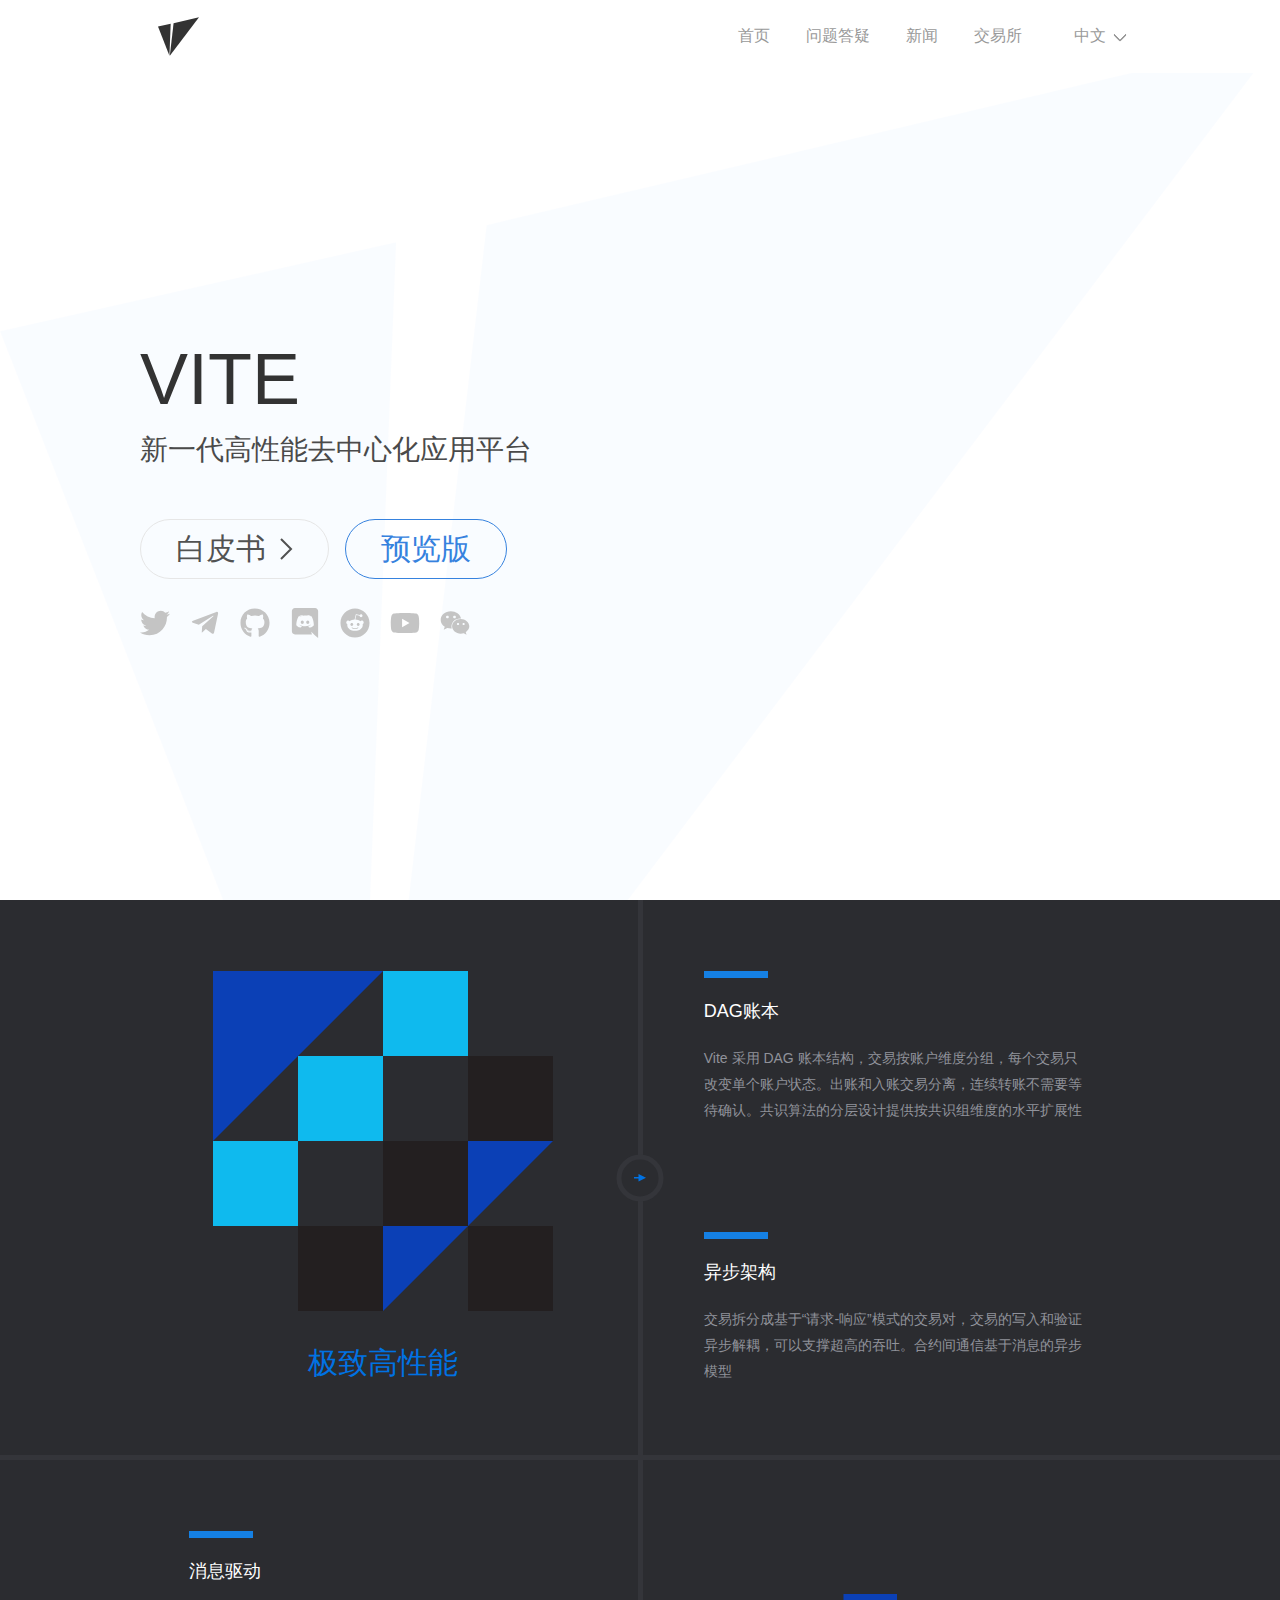
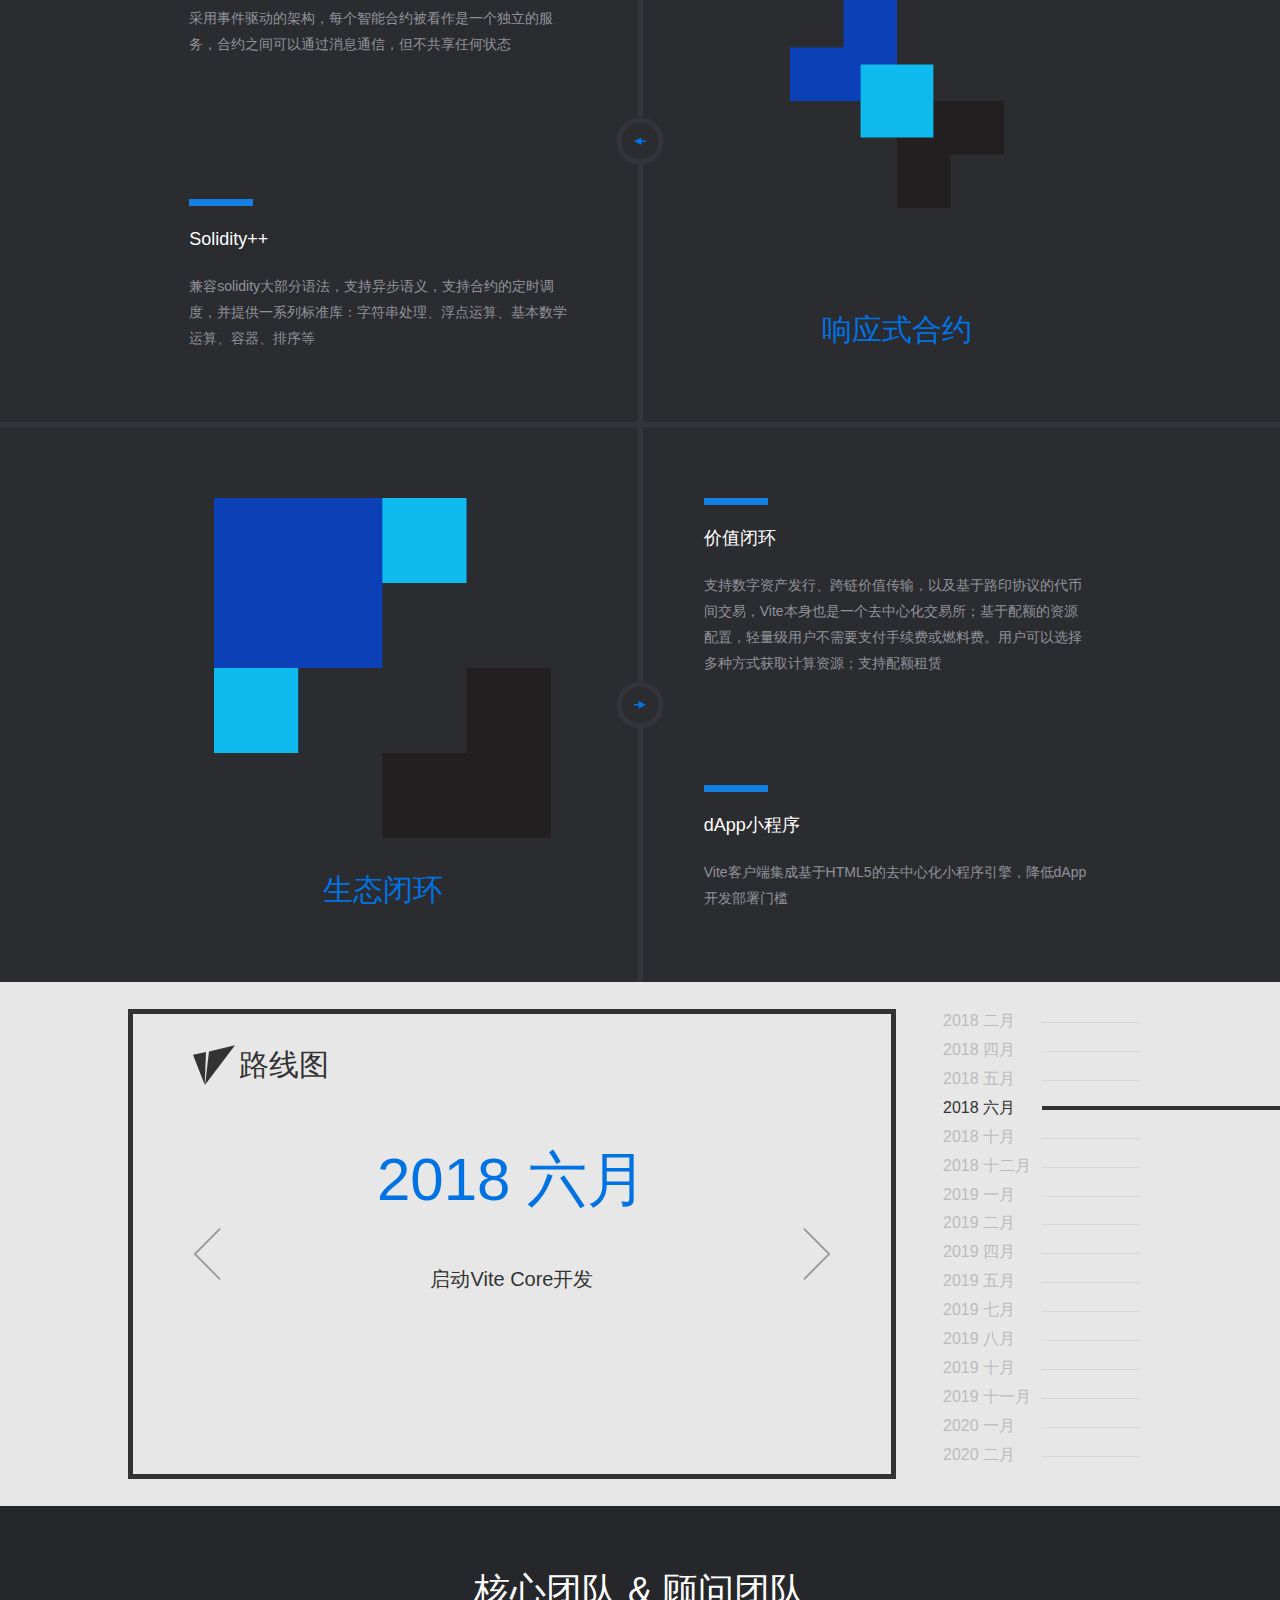
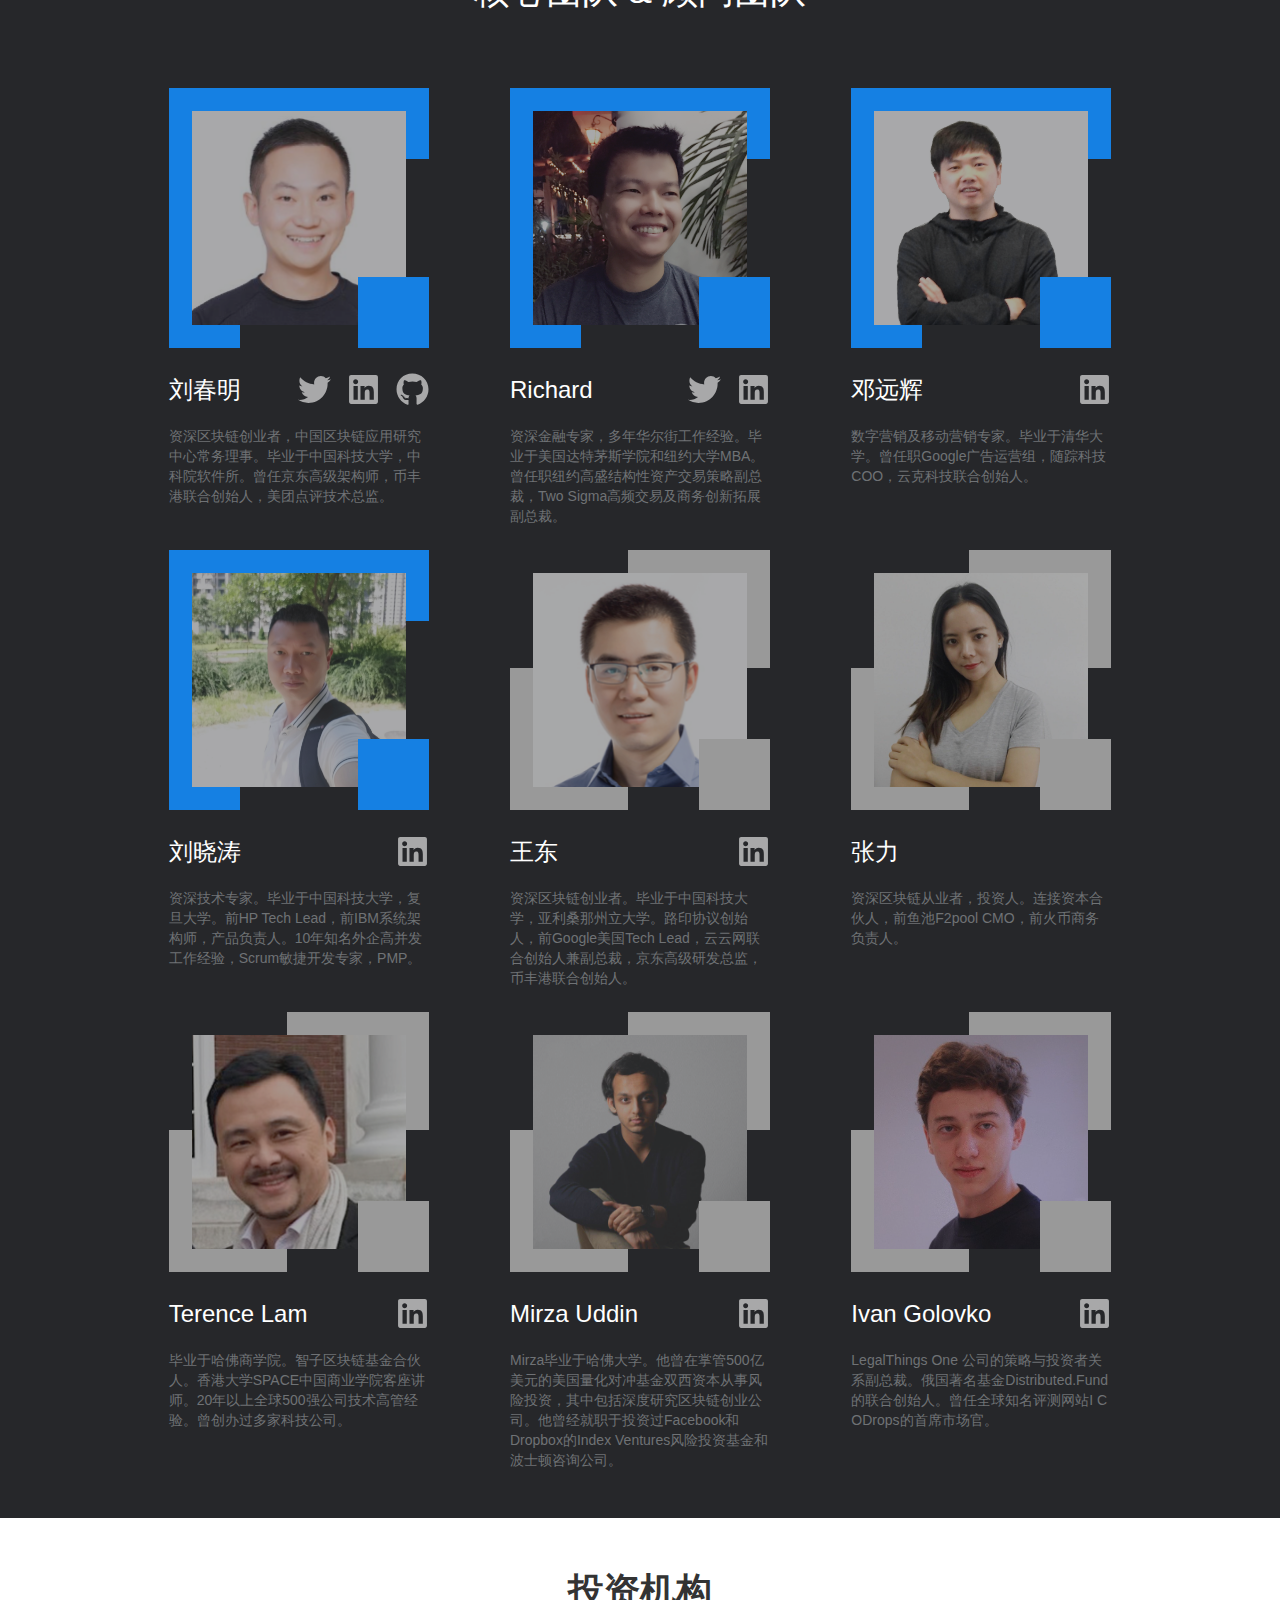
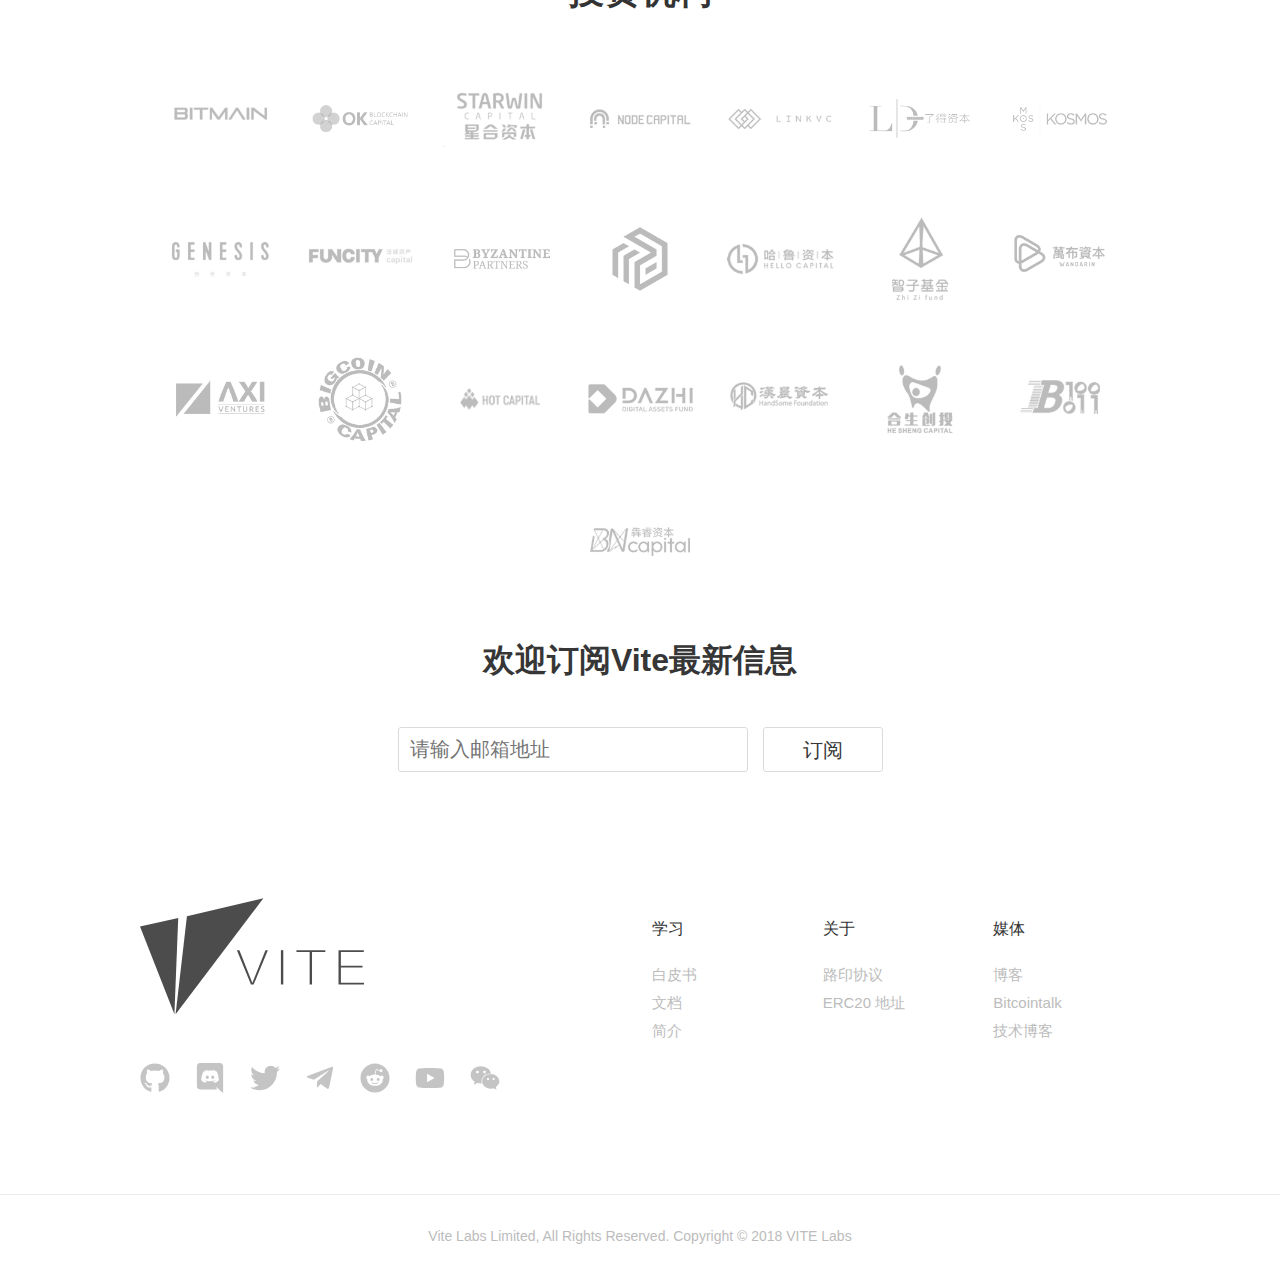
<file: zh/index.html>
<!DOCTYPE html>
<html data-n-head="lang" data-n-head-ssr lang="zh">
  <head>
    <meta data-n-head="true" charset="utf-8"><meta data-n-head="true" content="width=device-width,initial-scale=1" name="viewport"><meta data-n-head="true" content="vite lab" name="author"><meta data-n-head="true" content="vite,crypto,dag,bitcoin,vitecoin,contract platform" name="keywords"><meta data-n-head="true" content="yes" name="mobile-web-app-capable" data-hid="mobile-web-app-capable"><meta data-n-head="true" content="vite.org" name="apple-mobile-web-app-title" data-hid="apple-mobile-web-app-title"><meta data-n-head="true" content="#7FB2FE" name="theme-color" data-hid="theme-color"><meta data-n-head="true" content="Vite - 新一代高性能去中心化应用平台" name="description" data-hid="description"><meta data-n-head="true" content="MyUvG14lvMm-nYCWoXYE9NT21vRda-kIT6xMETrGqZk" name="google-site-verification"><meta data-n-head="true" content="首页 - Vite - 新一代高性能去中心化应用平台" name="og:title" data-hid="og:title"><meta data-n-head="true" content="Vite - 新一代高性能去中心化应用平台" name="og:description" data-hid="og:description"><meta data-n-head="true" content="website" name="og:type" data-hid="og:type"><meta data-n-head="true" content="https://vite.org" name="og:url" data-hid="og:url"><meta data-n-head="true" content="https://www.vite.org/icon.png" name="og:image"><meta data-n-head="true" content="summary" name="twitter:card" data-hid="twitter:card"><meta data-n-head="true" content="@vitelabs" name="twitter:site" data-hid="twitter:site"><meta data-n-head="true" content="首页 - Vite - 新一代高性能去中心化应用平台" name="twitter:title" data-hid="twitter:title"><meta data-n-head="true" content="Vite - 新一代高性能去中心化应用平台" name="twitter:description" data-hid="twitter:description"><meta data-n-head="true" content="Vite Logo" name="twitter:image:alt" data-hid="twitter:image:alt"><meta data-n-head="true" content="https://www.vite.org/logo_appstore.png" name="twitter:image"><title data-n-head="true">首页 - Vite - 新一代高性能去中心化应用平台</title><link href="/_nuxt/manifest.9a369b2c.json" rel="manifest" data-n-head="true"><link href="/_nuxt/icons/icon_64.ca0vQhlViSG.png" rel="shortcut icon" data-n-head="true"><link href="/_nuxt/icons/icon_512.ca0vQhlViSG.png" rel="apple-touch-icon" data-n-head="true" sizes="512x512"><link href="/" rel="alternate" data-n-head="true" data-hid="alternate-hreflang-undefined" hreflang><link href="/zh" rel="alternate" data-n-head="true" data-hid="alternate-hreflang-undefined" hreflang><script src="https://hm.baidu.com/hm.js?84d0d7aff86074ac33b30b38c222f2c0" data-n-head="true"></script><script data-n-head="true" type="application/ld+json">{"@context":"http://schema.org","@type":"Organization","url":"https://vite.org","name":"Vite labs.","description":"Vite - 新一代高性能去中心化应用平台","image":"https://vite.org/icon.png","brand":{"@type":"Brand","name":"VITE","logo":"https://vite.org/icon.png"},"sameAs":["https://twitter.com/vitelabs"]}</script><link href="/_nuxt/manifest.ed313d6c73c762094335.js" rel="preload" as="script"><link href="/_nuxt/vendor.e135c354f929e7337a29.js" rel="preload" as="script"><link href="/_nuxt/app.9bb09544795246bc65b2.js" rel="preload" as="script"><link href="/_nuxt/app.7aad3ed11efcd6ca9aa3ffb62d283c1d.css" rel="preload" as="style"><link href="/_nuxt/layouts/default.fd04c2dadcf2b1cf1d64.js" rel="preload" as="script"><link href="/_nuxt/2.3a13d92aeaea166e1620.js" rel="preload" as="script"><link href="/_nuxt/lang-zh.2352e8cc65621cdb16b5.js" rel="prefetch"><link href="/_nuxt/lang-en.bf9c09283a50ba5c662c.js" rel="prefetch"><link href="/_nuxt/4.29a835006d6b42d17461.js" rel="prefetch"><link href="/_nuxt/5.4cb0f93d4cadd9900056.js" rel="prefetch"><link href="/_nuxt/6.f031bb96c2bbec660251.js" rel="prefetch"><link href="/_nuxt/pointSet.33fd0a56ef3b2de109a0.js" rel="prefetch"><link href="/_nuxt/three.1904cec2a37cdd7783c7.js" rel="prefetch"><link href="/_nuxt/app.7aad3ed11efcd6ca9aa3ffb62d283c1d.css" rel="stylesheet"><style data-vue-ssr-id="367e64a2:0">.nuxt-content[data-v-314f53c6]{margin-top:72px}.nuxt-content.is-index-page[data-v-314f53c6]{margin-top:0}.navbar[data-v-314f53c6]{border-bottom:1px solid transparent;z-index:222222}.navbar.headroom--not-top[data-v-314f53c6]{border-bottom:1px solid rgba(0,0,0,.05)}@media screen and (min-width:1024px){.navbar.is-index-page.headroom--top[data-v-314f53c6]{background:0 0}}.navbar .navbar-brand[data-v-314f53c6]{height:72px}.navbar .navbar-brand .nav-item[data-v-314f53c6]{height:100%}.navbar .navbar-brand .nav-item.nav-item-logo .logo[data-v-314f53c6]{height:41px;color:#333}@media screen and (max-width:1023px){.navbar .navbar-brand .nav-item.nav-item-logo .logo[data-v-314f53c6]{height:22px}}.navbar .navbar-brand .nav-item.nav-item-logo:hover .logo[data-v-314f53c6]{color:#1580e3}.navbar .nav-item[data-v-314f53c6]{padding:.5rem 18px;color:#999;font-family:PingFangSC-Medium,Arial,Sans-serif}.navbar .nav-item.active[data-v-314f53c6],.navbar .nav-item[data-v-314f53c6]:hover{color:#333}@media screen and (min-width:1024px){.navbar .navbar-menu[data-v-314f53c6]{height:auto!important}}@media screen and (max-width:1023px){.nuxt-content[data-v-314f53c6]{margin-top:41px}.navbar[data-v-314f53c6]{min-height:40px;height:auto}.navbar .navbar-brand[data-v-314f53c6]{min-height:40px;height:40px}.navbar .navbar-brand .logo[data-v-314f53c6]{height:22px;transition:transform .4s ease-in-out}.navbar .navbar-brand .navbar-burger[data-v-314f53c6]{height:40px;width:49px}.navbar .navbar-brand .navbar-burger span[data-v-314f53c6]{width:19px;right:50%;left:auto;margin-right:-10px;transition:all .3s ease-in-out}.navbar .navbar-brand .navbar-burger span[data-v-314f53c6]:nth-child(2){width:15px}.navbar .is-open .navbar-brand .logo[data-v-314f53c6]{transform:rotate(30deg)}.navbar .is-open .navbar-brand .navbar-burger span[data-v-314f53c6]:nth-child(2){width:19px}.navbar .is-open .navbar-brand .navbar-burger span[data-v-314f53c6]:first-child,.navbar .is-open .navbar-brand .navbar-burger span[data-v-314f53c6]:nth-child(3){width:9px;margin-right:-5px}.navbar .nav-item[data-v-314f53c6]{padding:11px 16px;font-size:14px}.navbar .navbar-menu[data-v-314f53c6]{padding:0 32px;transition:all .5s ease-in-out}.navbar .navbar-menu[data-v-314f53c6]:not(.is-active){height:0;overflow-y:hidden;display:block}.navbar .navbar-menu .navbar-end[data-v-314f53c6]{padding:.5rem 0}.navbar .navbar-menu .nav-item[data-v-314f53c6]{height:48px;padding-left:0}.navbar .navbar-menu .line[data-v-314f53c6]{height:1px;margin:.5rem 0;background:rgba(0,0,0,.05);padding:0}.navbar>.container[data-v-314f53c6]{min-height:40px;height:auto}}</style><style data-vue-ssr-id="8575ad82:0"></style><style data-vue-ssr-id="90d9ace0:0">.lang-btn .dropdown-trigger button[data-v-01d7e604]{color:#999;background:0 0;padding:0 1rem 0 0;border-radius:.35rem;height:2.5rem;border:transparent;font-family:PingFangSC-Medium,Arial,Sans-serif}@media screen and (max-width:1023px){.lang-btn .dropdown-trigger button[data-v-01d7e604]{font-size:14px}}.lang-btn .dropdown-trigger button[data-v-01d7e604]:focus{border:none;box-shadow:none}.lang-btn .dropdown-trigger button[data-v-01d7e604]:hover{color:#333}.lang-btn .dropdown-menu .dropdown-content .dropdown-item[data-v-01d7e604]{color:rgba(0,0,0,.8)}.lang-btn .dropdown-menu .dropdown-content .dropdown-item[data-v-01d7e604]:hover{color:rgba(0,0,0,.9)}</style><style data-vue-ssr-id="efdc0720:0">.lang-btn .dropdown-trigger button[data-v-4f08d1b6]{color:#999;background:0 0;padding:0 1rem 0 0;border-radius:.35rem;height:2.5rem;border:transparent;font-family:PingFangSC-Medium,Arial,Sans-serif}@media screen and (max-width:1023px){.lang-btn .dropdown-trigger button[data-v-4f08d1b6]{font-size:14px}}.lang-btn .dropdown-trigger button[data-v-4f08d1b6]:focus{border:none;box-shadow:none}.lang-btn .dropdown-trigger button[data-v-4f08d1b6]:hover{color:#333}.lang-btn .dropdown-trigger button[data-v-4f08d1b6]:after{border:2px solid #999;margin-top:-.375em;right:-.2rem;border-radius:2px;border-right:0;border-top:0;content:" ";display:block;height:.625em;pointer-events:none;position:absolute;top:50%;transform:rotate(-45deg);transform-origin:center;width:.625em}.lang-btn .dropdown-menu .dropdown-content .dropdown-item[data-v-4f08d1b6]{color:rgba(0,0,0,.8)}.lang-btn .dropdown-menu .dropdown-content .dropdown-item[data-v-4f08d1b6]:hover{color:rgba(0,0,0,.9)}</style><style data-vue-ssr-id="ff3ae7be:0">.section-title[data-v-2a183b29]{text-align:center;font-size:2rem;color:#111;font-family:PingFangSC-Regular,Arial,Sans-serif;font-weight:400;margin-bottom:3rem}.home-notification[data-v-2a183b29]{position:absolute;z-index:1;max-width:300px;right:30px;top:87px;background:#1580e3;color:#fff}.home[data-v-2a183b29]{position:relative;font-family:PingFangSC-Semibold,Arial,Sans-serif;background-image:url([data-uri]);background-size:cover;padding-top:72px}@media screen and (max-width:1023px){.home .hero-body[data-v-2a183b29]{display:block}}.home .slogan-wrapper[data-v-2a183b29]{max-width:590px}@media screen and (max-width:1023px){.home .slogan-wrapper[data-v-2a183b29]{max-width:unset}}.home h1[data-v-2a183b29]{font-size:72px;color:#333;line-height:100px}@media screen and (max-width:768px){.home h1[data-v-2a183b29]{font-size:60px;line-height:84px}}.home h2[data-v-2a183b29]{font-size:1.75rem;font-family:PingFangSC-Regular,Arial,Sans-serif}@media screen and (max-width:1023px){.home h2[data-v-2a183b29]{font-size:18px}}.home .btn-group-wrapper[data-v-2a183b29]{margin-top:3rem}@media screen and (max-width:1023px){.home .btn-group-wrapper[data-v-2a183b29]{margin-top:12px}}.home .btn-group-wrapper>.v-popover[data-v-2a183b29]{display:inline-block}.home .btn-group-wrapper .btn-wrapper[data-v-2a183b29]{display:inline-block;margin-left:1rem}.home .btn-group-wrapper .btn-wrapper.blue .button[data-v-2a183b29]{color:#3682de;border-color:#3682de;background:0 0}.home .btn-group-wrapper .button[data-v-2a183b29]{border-radius:100px;padding-left:35px;padding-right:35px;font-size:1.88rem;font-family:PingFangSC-Semibold,Arial,Sans-serif;color:#333;line-height:3.75rem;height:3.75rem;border-color:#999}@media screen and (max-width:1023px){.home .btn-group-wrapper .button[data-v-2a183b29]{width:155px;height:34px;font-size:18px;line-height:25px}}.home .btn-group-wrapper .button svg[data-v-2a183b29]{margin-left:.875rem}@media screen and (max-width:1023px){.home .btn-group-wrapper .button svg[data-v-2a183b29]{height:10px;margin-left:5px}}.home .btn-group-wrapper .button[data-v-2a183b29]:hover{color:#1580e3;border-color:#1580e3}.home .btn-group-wrapper .button:hover svg[data-v-2a183b29]{color:#1580e3}.home .btn-group-wrapper .social[data-v-2a183b29]{margin-top:29px}@media screen and (max-width:1023px){.home .btn-group-wrapper .social[data-v-2a183b29]{margin-top:25px}}.home .btn-group-wrapper .social .icon[data-v-2a183b29],.home .btn-group-wrapper .social[data-v-2a183b29] svg{height:30px;width:30px;color:#c4c4c4;transition:color .1s ease-in-out}@media screen and (max-width:1023px){.home .btn-group-wrapper .social .icon[data-v-2a183b29],.home .btn-group-wrapper .social[data-v-2a183b29] svg{height:24px;width:24px}}.home .btn-group-wrapper .social .icon[data-v-2a183b29]:hover,.home .btn-group-wrapper .social[data-v-2a183b29] svg:hover{color:#1580e3}.home .btn-group-wrapper .social[data-v-2a183b29] .v-popover{margin-left:20px}@media screen and (max-width:1023px){.home .btn-group-wrapper .social[data-v-2a183b29] .v-popover{margin-left:19px}}.home .btn-group-wrapper .social a[data-v-2a183b29]{margin-left:20px}@media screen and (max-width:1023px){.home .btn-group-wrapper .social a[data-v-2a183b29]{margin-left:19px}}.home .btn-group-wrapper .social a[data-v-2a183b29]:first-child{margin-left:0}</style><style data-vue-ssr-id="4bea76ca:0">.v-popover .popover-inner{max-width:300px}</style><style data-vue-ssr-id="051babc0:0">.no-ssr[data-v-51cf40fe]{display:inline-block}.button[data-v-51cf40fe]{border-radius:100px;padding-left:35px;padding-right:35px;font-size:1.88rem;font-family:PingFangSC-Semibold,Arial,Sans-serif;color:rgba(51,51,51,.85);line-height:3.75rem;height:3.75rem;border-color:#e6e6e6;background:0 0}@media screen and (max-width:1023px){.button[data-v-51cf40fe]{width:155px;height:34px;font-size:18px;line-height:25px}}.button svg[data-v-51cf40fe]{margin-left:.875rem}@media screen and (max-width:1023px){.button svg[data-v-51cf40fe]{height:10px;margin-left:5px}}.button[data-v-51cf40fe]:hover{color:#1580e3;border-color:#1580e3}.button:hover svg[data-v-51cf40fe]{color:#1580e3}.button[data-v-51cf40fe]:focus{outline:0}.item-wrapper[data-v-51cf40fe]{display:flex;flex-direction:row;justify-content:space-around;flex-wrap:wrap}.item-wrapper>div[data-v-51cf40fe]{padding:5px}.item-wrapper>div .tag[data-v-51cf40fe]{background:0 0}.item-wrapper>div .tag[data-v-51cf40fe]:hover{background:#0072e3;color:#fff;text-decoration:none}</style><style data-vue-ssr-id="6e912e3b:0">.v-popover .popover-inner{max-width:300px}</style><style data-vue-ssr-id="7ea1d487:0">img[data-v-785ec8dc]{max-width:200px;width:200px}.icon[data-v-785ec8dc]{height:100%;width:100%;color:#c4c4c4}.icon[data-v-785ec8dc]:hover{color:#1580e3}.no-ssr[data-v-785ec8dc],.v-popover[data-v-785ec8dc]{display:inline-block;height:30px;width:30px;margin-left:20px}.item-wrapper[data-v-785ec8dc]{display:flex;flex-direction:row;justify-content:space-around;flex-wrap:wrap}.item-wrapper>div[data-v-785ec8dc]{padding:5px}.item-wrapper>div .tag[data-v-785ec8dc]{background:0 0}.item-wrapper>div .tag[data-v-785ec8dc]:hover{background:#0072e3;color:#fff;border-radius:2px;text-decoration:none}</style><style data-vue-ssr-id="54eee63c:0">img[data-v-078d6541]{max-width:200px;width:200px}.icon[data-v-078d6541]{height:100%;width:100%;color:#c4c4c4}.icon[data-v-078d6541]:hover{color:#1580e3}.no-ssr[data-v-078d6541],.v-popover[data-v-078d6541]{display:inline-block;height:30px;width:30px;margin-left:20px}</style><style data-vue-ssr-id="fb79708c:0">.webgl-canvas[data-v-4df70345]{width:50%;height:90vh;position:absolute;top:72px;right:0;z-index:-1}@media screen and (max-width:768px){.webgl-canvas[data-v-4df70345]{position:absolute;bottom:60px;top:auto;height:50vh;width:100%}}.img-wrapper[data-v-4df70345]{position:absolute;bottom:0;padding:10px;z-index:-1;max-height:80vh;max-width:100vh;transform:translateX(-50vw)}.img-wrapper img[data-v-4df70345]{max-width:100%;opacity:.6;animation:rotate-data-v-4df70345 10s infinite linear}@keyframes rotate-data-v-4df70345{0%{transform:rotate(0)}to{transform:rotate(1turn)}}</style><style data-vue-ssr-id="11abf4e7:0">section[data-v-43242f2a]{background:#2b2c30;border-bottom:5px solid #34353a}@media screen and (max-width:1023px){section[data-v-43242f2a]{border-bottom:none}}section.reverse-row .columns[data-v-43242f2a]{flex-direction:row-reverse}@media screen and (min-width:1024px){section.reverse-row .columns .column[data-v-43242f2a]:first-child{border-right:none;border-left:5px solid #34353a}}section.reverse-row .columns .column .v-arrow[data-v-43242f2a]{position:absolute;left:-26.5px;top:50%;margin-top:-24px}@media screen and (max-width:1023px){section.reverse-row .columns .column .v-arrow[data-v-43242f2a]{top:auto;left:auto;right:50%;bottom:-18px;margin-right:-19.5px;height:36px;width:36px;transform:rotate(0)}}section.reverse-row .v-arrow[data-v-43242f2a]{transform:rotate(180deg)}section[data-v-43242f2a]:last-child{border-bottom:none}@media screen and (max-width:1023px){section[data-v-43242f2a]{padding:1.5rem}}@media screen and (min-width:1024px){section[data-v-43242f2a]{padding:.75rem 0}}section .columns[data-v-43242f2a]{background:#2b2c30}section .columns .column[data-v-43242f2a]{position:relative}@media screen and (min-width:1024px){section .columns .column[data-v-43242f2a]{padding:71px 0}}@media screen and (max-width:1023px){section .columns .column[data-v-43242f2a]{padding:2rem 0}}@media screen and (min-width:1024px){section .columns .column[data-v-43242f2a]:first-child{border-right:5px solid #34353a}}@media print,screen and (min-width:769px){section .columns .column[data-v-43242f2a]:first-child{display:flex;flex-direction:column;align-items:center;justify-content:center}}@media screen and (max-width:768px){section .columns .column[data-v-43242f2a]:first-child{border-bottom:3px solid #34353a;padding-bottom:69px;padding-top:61px}}section .columns .column .v-arrow[data-v-43242f2a]{position:absolute;right:-26.5px;top:50%;margin-top:-24px}@media screen and (max-width:1023px){section .columns .column .v-arrow[data-v-43242f2a]{bottom:0;top:auto;right:50%;bottom:-18px;margin-right:-19.5px;height:36px;width:36px}}section .columns .v-content[data-v-43242f2a]{display:flex;flex-direction:column;justify-content:space-between}@media screen and (max-width:1023px){section .columns .v-content[data-v-43242f2a]{padding-top:39px;padding-bottom:39px}}section .columns .v-content .sub-content-wrapper[data-v-43242f2a]{display:flex;flex-direction:column;align-items:center;justify-content:space-between}@media screen and (max-width:768px){section .columns .v-content .sub-content-wrapper[data-v-43242f2a]:last-child{margin-top:2rem}}section .columns .v-content .sub-content-wrapper[data-v-43242f2a]:last-child{margin-top:60px}section .columns .v-content .sub-content-wrapper .sub-content[data-v-43242f2a]{max-width:387px}section .columns .v-content .sub-content-wrapper .sub-content h3[data-v-43242f2a]{font-size:24px;font-family:PingFangSC-Regular,Arial,Sans-serif;color:#fff;line-height:33px;margin:22px 0}@media screen and (max-width:1023px){section .columns .v-content .sub-content-wrapper .sub-content h3[data-v-43242f2a]{font-size:16px;line-height:23px;margin:7px 0}}@media screen and (min-width:1024px) and (max-width:1407px){section .columns .v-content .sub-content-wrapper .sub-content h3[data-v-43242f2a]{font-size:18px;line-height:23px}}section .columns .v-content .sub-content-wrapper .sub-content .border[data-v-43242f2a]{width:64px;height:7px;background:#1580e3}@media screen and (max-width:1023px){section .columns .v-content .sub-content-wrapper .sub-content .border[data-v-43242f2a]{height:4px}}section .columns .v-content .sub-content-wrapper .sub-content p[data-v-43242f2a]{font-size:16px;font-family:PingFangSC-Regular,Arial,Sans-serif;color:#90929a;line-height:28px}@media screen and (max-width:1023px){section .columns .v-content .sub-content-wrapper .sub-content p[data-v-43242f2a]{font-size:14px;line-height:26px}}@media screen and (min-width:1024px) and (max-width:1407px){section .columns .v-content .sub-content-wrapper .sub-content p[data-v-43242f2a]{font-size:14px;line-height:26px}}section .columns .img-wrapper[data-v-43242f2a]{flex-direction:column;display:flex;align-items:center}section .columns .img-wrapper h3[data-v-43242f2a]{font-size:30px;font-family:PingFangSC-Medium,Arial,Sans-serif;color:#0072e3;line-height:42px;margin-top:31px;text-align:center}@media screen and (max-width:1023px){section .columns .img-wrapper h3[data-v-43242f2a]{font-size:24px;line-height:34px;margin-top:11px}}</style><style data-vue-ssr-id="4ae5c5d8:0">@media screen and (max-width:768px){svg[data-v-3a5345fa]{height:170px;width:170px}}@media screen and (max-width:1023px){svg[data-v-3a5345fa]{height:230px;width:230px}}</style><style data-vue-ssr-id="3fcc5f66:0">@media screen and (min-width:1024px){.p-1[data-v-74eb6b1f],.p-2[data-v-74eb6b1f],p-3[data-v-74eb6b1f]{transition:transform .6s ease-in-out}svg:hover .p-1[data-v-74eb6b1f]{transform:translate(-60px,-60px)}svg:hover .p-2[data-v-74eb6b1f]{transform:translate(60px,60px)}}@media screen and (max-width:768px){svg[data-v-74eb6b1f]{height:170px;width:170px}}@media screen and (max-width:1023px){svg[data-v-74eb6b1f]{height:230px;width:230px}}</style><style data-vue-ssr-id="66fda4c0:0">.p-1[data-v-1986896c]{transition:transform .6s ease-in-out}svg:hover .p-1[data-v-1986896c]{transform:translate(-85px,-85px)}@media screen and (max-width:768px){svg[data-v-1986896c]{height:170px;width:170px}}@media screen and (max-width:1023px){svg[data-v-1986896c]{height:230px;width:230px}}</style><style data-vue-ssr-id="577b2d52:0">.in-out-translate-fade-enter-active[data-v-2258acb1],.in-out-translate-fade-leave-active[data-v-2258acb1]{transition:all .5s}.in-out-translate-fade-enter[data-v-2258acb1],.in-out-translate-fade-leave-active[data-v-2258acb1]{opacity:0}section[data-v-2258acb1]{padding:92px 0;padding:39px 1.5rem;background:#e7e7e7}section .logo[data-v-2258acb1]{height:41px;position:relative}section .logo svg[data-v-2258acb1]{height:42px;color:#333;position:absolute;left:0;top:0}section .logo h3[data-v-2258acb1]{margin-left:46px;font-size:30px;font-family:PingFangSC-Medium,Arial,Sans-serif;color:#333;line-height:42px}@media screen and (max-width:1023px){section .logo[data-v-2258acb1]{text-align:center;display:inline-block;height:auto}section .logo svg[data-v-2258acb1]{height:21px;top:2px}section .logo h3[data-v-2258acb1]{margin-left:30px;font-size:18px;line-height:25px}}@media screen and (max-width:1023px){section .container .columns[data-v-2258acb1]{display:block}}section .container .roadmap-slider[data-v-2258acb1]{border:5px solid #333;height:470px;padding:30px 60px;position:relative;overflow:hidden}@media screen and (max-width:1023px){section .container .roadmap-slider[data-v-2258acb1]{border:3px solid #333;text-align:center;padding:23px 13px;height:380px}}section .container .v-arrow[data-v-2258acb1]{height:56px;width:28px;position:absolute;left:60px;color:#999;top:212px}section .container .v-arrow[data-v-2258acb1]:hover{color:#0072e3;cursor:pointer}section .container .v-arrow.arrow-reverse[data-v-2258acb1]{right:60px;left:auto;transform:rotate(180deg)}@media screen and (max-width:1023px){section .container .v-arrow[data-v-2258acb1]{height:40px;width:20px;left:13px}section .container .v-arrow.arrow-reverse[data-v-2258acb1]{right:13px}}section .container .v-content[data-v-2258acb1]{text-align:center}section .container .v-content .v-title[data-v-2258acb1]{height:100px;font-size:72px;font-family:PingFangSC-Semibold,Arial,Sans-serif;color:#0072e3;line-height:100px;margin-bottom:32px;margin-top:45px;display:block}section .container .v-content .v-description[data-v-2258acb1]{height:110px}section .container .v-content .v-description>p[data-v-2258acb1]{font-size:24px;font-family:PingFangSC-Medium,Arial,Sans-serif;color:#333;line-height:35px;padding:0 40px}@media screen and (min-width:1024px) and (max-width:1407px){section .container .v-content .v-title[data-v-2258acb1]{font-size:60px}section .container .v-content .v-description>p[data-v-2258acb1]{font-size:20px}}@media screen and (max-width:1023px){section .container .v-content .v-title[data-v-2258acb1]{font-size:36px;line-height:50px;margin-bottom:20px;height:auto}section .container .v-content .v-description>p[data-v-2258acb1]{font-size:15px;line-height:23px}}@media screen and (min-width:1024px){section .container .v-list[data-v-2258acb1]{padding-top:0;display:flex;flex-direction:row}section .container .v-list .list-wrapper[data-v-2258acb1]{flex:1;font-size:16px;font-family:PingFangSC-Medium,Arial,Sans-serif;color:#bcbcbc;position:relative;display:flex;flex-direction:column;justify-content:space-between}section .container .v-list .list-wrapper[data-v-2258acb1]:first-child{margin-left:35px}section .container .v-list .list-wrapper:last-child .item[data-v-2258acb1]{height:16px}section .container .v-list .list-wrapper .item[data-v-2258acb1]{position:relative}section .container .v-list .list-wrapper .item.hover[data-v-2258acb1],section .container .v-list .list-wrapper .item[data-v-2258acb1]:hover{color:rgba(51,51,51,.6);cursor:pointer}section .container .v-list .list-wrapper .item.hover .line[data-v-2258acb1],section .container .v-list .list-wrapper .item:hover .line[data-v-2258acb1]{background:rgba(51,51,51,.6);height:3px;top:10px;transition:all .3s ease;width:130%;right:-130%}section .container .v-list .list-wrapper .item.active[data-v-2258acb1]{color:#333}section .container .v-list .list-wrapper .item.active .line[data-v-2258acb1]{transition:all 1s ease-in-out;background:#333;height:4px;top:10px;width:900px;right:-900px}section .container .v-list .list-wrapper .item .line[data-v-2258acb1]{height:1px;background:#d8d8d8;position:absolute;width:100%;right:-100%;top:13px;transition:all .9s ease}section .container .v-list .list-wrapper .item .line[data-v-2258acb1]:hover{background:#333;height:4px;top:10px}}@media screen and (max-width:1023px){section .container .v-list[data-v-2258acb1]{margin-top:-33px}section .container .v-list .list-wrapper[data-v-2258acb1]{display:flex}section .container .v-list .list-wrapper .item[data-v-2258acb1]{flex:1;height:30px;position:relative}section .container .v-list .list-wrapper .item .dot[data-v-2258acb1],section .container .v-list .list-wrapper .item .line[data-v-2258acb1]{position:absolute;background:#999;transition:all .6s ease-in-out}section .container .v-list .list-wrapper .item .line[data-v-2258acb1]{height:30px;width:1px;right:50%;bottom:0}section .container .v-list .list-wrapper .item .dot[data-v-2258acb1]{height:4px;width:4px;border-radius:3px;right:50%;margin-right:-2px;top:-10px}section .container .v-list .list-wrapper .item.active .line[data-v-2258acb1]{height:50px;width:2px;background:#333;bottom:0}section .container .v-list .list-wrapper .item.active .dot[data-v-2258acb1]{top:-30px;margin-right:-1px;background:#333}}</style><style data-vue-ssr-id="681d9cb8:0">section[data-v-085c2b2a]{background:#26272a;padding-top:60px}section .container>h2[data-v-085c2b2a]{font-size:36px;font-family:PingFangSC-Medium,Arial,Sans-serif;color:#fff;line-height:50px;text-align:center;margin-bottom:40px}section .container .is-info[data-v-085c2b2a]{display:flex;justify-content:center;align-items:center}@media screen and (min-width:1024px){section .container .columns[data-v-085c2b2a]:last-child{margin-top:60px}}@media screen and (max-width:1023px){section[data-v-085c2b2a]{padding-top:25px;padding-bottom:25px}section .container>h2[data-v-085c2b2a]{font-size:24px;line-height:34px;margin-bottom:25px}}</style><style data-vue-ssr-id="ba6bb8ae:0">.team-item[data-v-61308f33]{width:260px}.team-item:hover .img-wrapper .img-bg img[data-v-61308f33]{opacity:1}.team-item:hover .team-desc>p[data-v-61308f33]{color:#fff}.team-item .img-wrapper[data-v-61308f33]{height:260px;width:260px;display:flex;flex-direction:row;justify-content:center;align-items:center;position:relative;margin-bottom:25px}.team-item .img-wrapper .img-bg[data-v-61308f33]{height:214px;width:214px;background:#26272a}.team-item .img-wrapper .img-bg img[data-v-61308f33]{height:214px;width:214px;opacity:.6;background-color:#26272a;transition:all .6s ease}.team-item .img-wrapper .p-1[data-v-61308f33]{height:71px;width:71px;position:absolute;right:0;bottom:0}.team-item .img-wrapper.is-core .p-1[data-v-61308f33],.team-item .img-wrapper.is-core[data-v-61308f33]{background:#1580e3}.team-item .img-wrapper.is-core .p-2[data-v-61308f33],.team-item .img-wrapper.is-core .p-3[data-v-61308f33]{background:#26272a;position:absolute}.team-item .img-wrapper.is-core .p-2[data-v-61308f33]{right:72px;height:23px;width:118px;right:71px;bottom:0}.team-item .img-wrapper.is-core .p-3[data-v-61308f33]{width:23px;height:118px;right:0;bottom:71px}.team-item .img-wrapper.is-advisor .p-1[data-v-61308f33],.team-item .img-wrapper.is-advisor[data-v-61308f33]{background:#999}.team-item .img-wrapper.is-advisor .p-2[data-v-61308f33],.team-item .img-wrapper.is-advisor .p-3[data-v-61308f33],.team-item .img-wrapper.is-advisor .p-4[data-v-61308f33],.team-item .img-wrapper.is-advisor .p-5[data-v-61308f33]{background:#26272a;position:absolute}.team-item .img-wrapper.is-advisor .p-2[data-v-61308f33]{height:23px;width:118px;top:0;left:0}.team-item .img-wrapper.is-advisor .p-3[data-v-61308f33]{height:118px;width:23px;top:0;left:0}.team-item .img-wrapper.is-advisor .p-4[data-v-61308f33]{height:23px;bottom:0;right:71px;width:71px}.team-item .img-wrapper.is-advisor .p-5[data-v-61308f33]{height:71px;bottom:71px;right:0;width:23px}.team-item .team-desc .name[data-v-61308f33]{font-size:24px;font-family:PingFangSC-Medium,Arial,Sans-serif;color:#fff;line-height:33px}@media screen and (max-width:1023px){.team-item .team-desc .name[data-v-61308f33]{font-size:18px;line-height:25px}}.team-item .team-desc .icon-wrapper[data-v-61308f33]{display:inline-block;float:right}.team-item .team-desc .icon-wrapper .icon[data-v-61308f33]{color:hsla(0,0%,100%,.6);height:33px;width:33px;margin-left:16px}.team-item .team-desc .icon-wrapper .icon[data-v-61308f33]:hover{color:#1580e3}@media screen and (max-width:1023px){.team-item .team-desc .icon-wrapper .icon[data-v-61308f33]{height:31px;width:31px}}.team-item .team-desc>p[data-v-61308f33]{margin-top:20px;font-size:14px;font-family:PingFangSC-Regular,Arial,Sans-serif;color:#6f7275;line-height:20px;transition:all .6s ease}@media screen and (max-width:1023px){.team-item .team-desc>p[data-v-61308f33]{margin-top:25px}}</style><style data-vue-ssr-id="efb90ed2:0">@media screen and (max-width:1023px){.section[data-v-4b2a40f3]{padding-top:25px;padding-bottom:25px}.section .title[data-v-4b2a40f3]{font-size:24px;line-height:34px;margin-bottom:30px}}.title[data-v-4b2a40f3]{font-size:36px;font-family:PingFangSC-Medium,Arial,Sans-serif;color:#333;line-height:50px;text-align:center}@media screen and (min-width:1024px){.title[data-v-4b2a40f3]{margin-bottom:3rem}}.column[data-v-4b2a40f3]{text-align:center;display:flex;flex-direction:column;justify-content:center;align-items:center}.column .img-wrapper[data-v-4b2a40f3]{flex-direction:row;display:flex;align-items:center;justify-content:center}.column .img-wrapper[data-v-4b2a40f3]:hover{cursor:pointer}.columns[data-v-4b2a40f3]{flex-direction:row;margin:-15px -25px}.columns .item[data-v-4b2a40f3]{padding:10px;flex-grow:0}.columns .item>a[data-v-4b2a40f3]{display:flex;width:120px;height:120px}.columns .item>a[data-v-4b2a40f3]:hover{border-color:#3682de}.columns .item>a.key-hot[data-v-4b2a40f3]{padding:20px}@media screen and (max-width:1023px){.columns[data-v-4b2a40f3]{margin:-5px}.columns .item[data-v-4b2a40f3]{padding:5px}.columns .item>a[data-v-4b2a40f3]{width:95px;height:95px}}@media screen and (max-width:768px){.columns[data-v-4b2a40f3]{margin:-5px;justify-content:space-evenly}.columns .item[data-v-4b2a40f3]{padding:5px}.columns .item>a[data-v-4b2a40f3]{width:70px;height:70px}}</style><style data-vue-ssr-id="3b9b42ad:0">.section[data-v-0ad78a74]{padding-top:0}.section .title[data-v-0ad78a74]{text-align:center}@media screen and (max-width:1023px){.section[data-v-0ad78a74]{padding-top:25px;padding-bottom:25px}.section .title[data-v-0ad78a74]{font-size:24px;line-height:34px;margin-bottom:30px}}.form-wrapper[data-v-0ad78a74]{padding-top:10px}.form-wrapper .is-medium[data-v-0ad78a74]{min-width:120px}.header[data-v-0ad78a74]{text-align:center;font-size:20px}.control[data-v-0ad78a74]{margin-top:15px;display:flex;justify-content:center}.control .input[data-v-0ad78a74]{max-width:350px;box-shadow:none}.control .button[data-v-0ad78a74]{margin-left:15px}@media screen and (max-width:1023px){.control[data-v-0ad78a74]{display:block}.control .input[data-v-0ad78a74]{width:100%;max-width:none}.control .button[data-v-0ad78a74]{width:100%;margin-left:0;margin-top:15px}}</style><style data-vue-ssr-id="47ae5177:0">.footer[data-v-0d2d6594]:first-child{padding-top:78px;border-bottom:1px solid rgba(0,0,0,.08)}@media screen and (max-width:1023px){.footer[data-v-0d2d6594]:first-child{padding-top:35px}}.footer[data-v-0d2d6594]:last-child{padding:31px}@media screen and (max-width:1023px){.footer[data-v-0d2d6594]:last-child{padding:15px}}.footer.all-rights[data-v-0d2d6594]{font-size:14px;font-family:PingFangSC-Medium,Arial,Sans-serif;color:#bcbcbc;line-height:20px;text-align:center}@media screen and (max-width:1023px){.footer.all-rights[data-v-0d2d6594]{font-size:12px;line-height:17px}}.footer .link-tab[data-v-0d2d6594]{padding-top:30px}@media screen and (max-width:768px){.footer .logo-wrapper[data-v-0d2d6594]{display:flex}.footer .logo-wrapper .logo[data-v-0d2d6594]{flex:1}}.footer .logo-wrapper .logo[data-v-0d2d6594]{margin-bottom:42px;height:116px;width:auto;color:rgba(0,0,0,.7)}.footer .logo-wrapper .logo[data-v-0d2d6594]:hover{color:#1580e3}@media screen and (max-width:1023px){.footer .logo-wrapper .logo[data-v-0d2d6594]{height:78px;margin-bottom:22px}}@media screen and (max-width:768px){.footer .icon-links-wrapper[data-v-0d2d6594]{text-align:center}}.footer .icon-links-wrapper>a[data-v-0d2d6594],.footer .icon-links-wrapper[data-v-0d2d6594] .v-popover{margin-left:25px}.footer .icon-links-wrapper>a svg[data-v-0d2d6594],.footer .icon-links-wrapper[data-v-0d2d6594] .v-popover svg{width:30px;height:30px;color:#c4c4c4}.footer .icon-links-wrapper>a svg[data-v-0d2d6594]:hover,.footer .icon-links-wrapper[data-v-0d2d6594] .v-popover svg:hover{color:#1580e3}@media screen and (max-width:1023px){.footer .icon-links-wrapper>a svg[data-v-0d2d6594],.footer .icon-links-wrapper[data-v-0d2d6594] .v-popover svg{width:24px;height:24px}}@media screen and (max-width:1023px){.footer .icon-links-wrapper>a[data-v-0d2d6594],.footer .icon-links-wrapper[data-v-0d2d6594] .v-popover{margin-left:19px}}.footer .icon-links-wrapper>a[data-v-0d2d6594]:first-child,.footer .icon-links-wrapper[data-v-0d2d6594] .v-popover:first-child{margin-left:0}.footer .links-wrapper[data-v-0d2d6594]{line-height:1.75rem}@media screen and (max-width:768px){.footer .links-wrapper[data-v-0d2d6594]{text-align:center}}.footer .links-wrapper>div[data-v-0d2d6594]:first-child{font-size:16px;font-family:PingFangSC-Medium,Arial,Sans-serif;color:#333;margin-bottom:20px;line-height:25px}@media screen and (max-width:1023px){.footer .links-wrapper>div[data-v-0d2d6594]:first-child{font-size:15px;line-height:21px;margin-bottom:18px}}.footer .links-wrapper ul li a[data-v-0d2d6594]{font-size:16px;font-family:PingFangSC-Medium,Arial,Sans-serif;color:#bcbcbc;line-height:25px}@media screen and (max-width:1023px){.footer .links-wrapper ul li a[data-v-0d2d6594]{font-size:14px;line-height:20px}}@media screen and (min-width:1024px) and (max-width:1407px){.footer .links-wrapper ul li a[data-v-0d2d6594]{font-size:15px}}.footer .links-wrapper ul li a[data-v-0d2d6594]:hover{color:#1580e3}</style><style data-vue-ssr-id="32b11219:0">svg[data-v-05d4cbf4]{width:170px;height:88px}</style>
  </head>
  <body data-n-head="">
    <div id="__nuxt" data-server-rendered="true"><div class="nuxt-progress" style="width:0%;height:2px;background-color:#7fb2fe;opacity:0"></div><div id="__layout"><div data-v-314f53c6><div class="navbar headroom is-index-page" data-v-314f53c6><div class="container is-widescreen" data-v-314f53c6><div class="navbar-brand" data-v-314f53c6><div data-v-314f53c6><a href="/zh" class="navbar-item nav-item nav-item-logo nuxt-link-exact-active nuxt-link-active" data-v-314f53c6><svg class="logo" viewBox="0 0 1024 1024" xmlns="http://www.w3.org/2000/svg" style="enable-background:new 0 0 1024 1024" version="1.1" x="0px" xml:space="preserve" xmlns:xlink="http://www.w3.org/1999/xlink" y="0px" data-v-314f53c6 data-v-ac7b7132 id="Layer_1"><g fill="currentColor" data-v-ac7b7132><polygon class="st0" points="0,265 285.3,992.6 316.9,193.8 	" data-v-ac7b7132 id="Fill-1"></polygon><polygon class="st0" points="389.3,180.1 295.3,993.7 1024,30.3 	" data-v-ac7b7132 id="Fill-2"></polygon></g></svg></a></div><div class="navbar-burger" data-v-314f53c6><span data-v-314f53c6></span><span data-v-314f53c6></span><span data-v-314f53c6></span></div></div><div class="navbar-menu" data-v-314f53c6 style="height:0"><div class="navbar-end" data-v-314f53c6><a href="/zh" class="nav-item text-hover-transition nuxt-link-exact-active nuxt-link-active active" data-v-314f53c6>
              首页
            </a><a href="/zh/faq" class="nav-item text-hover-transition" data-v-314f53c6>
              问题答疑
            </a><a target="_blank" href="https://medium.com/vitelabs" class="nav-item text-hover-transition" data-v-314f53c6>新闻</a><div class="line is-hidden-desktop" data-v-314f53c6></div><div class="nav-item" data-v-314f53c6><div class="dropdown lang-btn is-hoverable" data-v-314f53c6 data-v-01d7e604><div class="dropdown-trigger" data-v-01d7e604><button class="button" data-v-01d7e604><span data-v-01d7e604>交易所</span></button></div><div class="dropdown-menu" data-v-01d7e604 id="lang-dropdown-menu" role="menu"><div class="dropdown-content" data-v-01d7e604><a target="_blank" href="https://www.okex.com/spot/trade#product=vite_eth" class="dropdown-item" data-v-01d7e604>
          OKEX.COM
        </a></div></div></div></div><div class="nav-item" data-v-314f53c6><div class="dropdown lang-btn is-hoverable" data-v-314f53c6 data-v-4f08d1b6><div class="dropdown-trigger" data-v-4f08d1b6><button class="button" aria-controls="lang-dropdown-menu" aria-haspopup="true" data-v-4f08d1b6><span data-v-4f08d1b6>中文</span></button></div><div class="dropdown-menu" data-v-4f08d1b6 id="lang-dropdown-menu" role="menu"><div class="dropdown-content" data-v-4f08d1b6><a href="/" class="dropdown-item" data-v-4f08d1b6>
          English
        </a><!----></div></div></div></div></div></div></div></div><div class="nuxt-content is-index-page" data-v-314f53c6><div data-v-314f53c6 data-v-2a183b29><section class="is-fullheight hero home" data-v-2a183b29><div class="hero-body" data-v-2a183b29><div class="container" data-v-2a183b29><div class="is-size-1-desktop is-size-2-touch slogan-wrapper" data-v-2a183b29><h1 data-v-2a183b29>
            VITE
          </h1><h2 data-v-2a183b29>新一代高性能去中心化应用平台</h2></div><div class="btn-group-wrapper" data-v-2a183b29><div class="no-ssr no-ssr-placeholder" data-v-51cf40fe data-v-2a183b29><div class="btn-wrapper" data-v-51cf40fe><a target="_blank" href="/whitepaper/vite_cn.pdf" class="button" data-v-51cf40fe>
      白皮书
      <svg width="13px" height="22px" viewBox="0 0 13 22" version="1.1" xmlns="http://www.w3.org/2000/svg" xmlns:xlink="http://www.w3.org/1999/xlink" data-v-51cf40fe><g fill="none" id="Page-1" stroke="none" stroke-width="1" fill-rule="evenodd" data-v-51cf40fe><g id="home——PC" transform="translate(-526.000000, -473.000000)" stroke-width="2" stroke="currentColor" data-v-51cf40fe><g id="Group" transform="translate(360.000000, 152.000000)" data-v-51cf40fe><polyline id="Rectangle-2-Copy-2" transform="translate(172.000000, 332.000000) scale(-1, 1) translate(-172.000000, -332.000000) " points="177 342 167 332 177 322" data-v-51cf40fe></polyline></g></g></g></svg></a></div></div><div class="btn-wrapper blue" data-v-2a183b29><a target="_blank" href="https://vite.net" class="button tooltip-target" data-v-2a183b29>
              预览版
            </a></div><div class="social" data-v-2a183b29><a target="_blank" href="https://twitter.com/vitelabs" data-v-2a183b29><svg class="icon svg-inline--fa fa-twitter fa-w-16" viewBox="0 0 512 512" xmlns="http://www.w3.org/2000/svg" aria-hidden="true" data-icon="twitter" data-prefix="fab" role="img" data-v-2a183b29 data-v-2a183b29><path d="M459.37 151.716c.325 4.548.325 9.097.325 13.645 0 138.72-105.583 298.558-298.558 298.558-59.452 0-114.68-17.219-161.137-47.106 8.447.974 16.568 1.299 25.34 1.299 49.055 0 94.213-16.568 130.274-44.832-46.132-.975-84.792-31.188-98.112-72.772 6.498.974 12.995 1.624 19.818 1.624 9.421 0 18.843-1.3 27.614-3.573-48.081-9.747-84.143-51.98-84.143-102.985v-1.299c13.969 7.797 30.214 12.67 47.431 13.319-28.264-18.843-46.781-51.005-46.781-87.391 0-19.492 5.197-37.36 14.294-52.954 51.655 63.675 129.3 105.258 216.365 109.807-1.624-7.797-2.599-15.918-2.599-24.04 0-57.828 46.782-104.934 104.934-104.934 30.213 0 57.502 12.67 76.67 33.137 23.715-4.548 46.456-13.32 66.599-25.34-7.798 24.366-24.366 44.833-46.132 57.827 21.117-2.273 41.584-8.122 60.426-16.243-14.292 20.791-32.161 39.308-52.628 54.253z" fill="currentColor" data-v-2a183b29 data-v-2a183b29></path></svg></a><div class="no-ssr no-ssr-placeholder" data-v-785ec8dc data-v-2a183b29><a target="_blank" data-v-785ec8dc><svg class="svg-inline--fa fa-telegram-plane fa-w-14" viewBox="0 0 448 512" xmlns="http://www.w3.org/2000/svg" aria-hidden="true" data-icon="telegram-plane" data-prefix="fab" role="img" data-v-785ec8dc><path d="M446.7 98.6l-67.6 318.8c-5.1 22.5-18.4 28.1-37.3 17.5l-103-75.9-49.7 47.8c-5.5 5.5-10.1 10.1-20.7 10.1l7.4-104.9 190.9-172.5c8.3-7.4-1.8-11.5-12.9-4.1L117.8 284 16.2 252.2c-22.1-6.9-22.5-22.1 4.6-32.7L418.2 66.4c18.4-6.9 34.5 4.1 28.5 32.2z" fill="currentColor" data-v-785ec8dc></path></svg></a></div><a target="_blank" href="https://github.com/vitelabs" data-v-2a183b29><svg class="icon svg-inline--fa fa-github fa-w-16" viewBox="0 0 496 512" xmlns="http://www.w3.org/2000/svg" aria-hidden="true" data-icon="github" data-prefix="fab" role="img" data-v-2a183b29 data-v-2a183b29><path d="M165.9 397.4c0 2-2.3 3.6-5.2 3.6-3.3.3-5.6-1.3-5.6-3.6 0-2 2.3-3.6 5.2-3.6 3-.3 5.6 1.3 5.6 3.6zm-31.1-4.5c-.7 2 1.3 4.3 4.3 4.9 2.6 1 5.6 0 6.2-2s-1.3-4.3-4.3-5.2c-2.6-.7-5.5.3-6.2 2.3zm44.2-1.7c-2.9.7-4.9 2.6-4.6 4.9.3 2 2.9 3.3 5.9 2.6 2.9-.7 4.9-2.6 4.6-4.6-.3-1.9-3-3.2-5.9-2.9zM244.8 8C106.1 8 0 113.3 0 252c0 110.9 69.8 205.8 169.5 239.2 12.8 2.3 17.3-5.6 17.3-12.1 0-6.2-.3-40.4-.3-61.4 0 0-70 15-84.7-29.8 0 0-11.4-29.1-27.8-36.6 0 0-22.9-15.7 1.6-15.4 0 0 24.9 2 38.6 25.8 21.9 38.6 58.6 27.5 72.9 20.9 2.3-16 8.8-27.1 16-33.7-55.9-6.2-112.3-14.3-112.3-110.5 0-27.5 7.6-41.3 23.6-58.9-2.6-6.5-11.1-33.3 2.6-67.9 20.9-6.5 69 27 69 27 20-5.6 41.5-8.5 62.8-8.5s42.8 2.9 62.8 8.5c0 0 48.1-33.6 69-27 13.7 34.7 5.2 61.4 2.6 67.9 16 17.7 25.8 31.5 25.8 58.9 0 96.5-58.9 104.2-114.8 110.5 9.2 7.9 17 22.9 17 46.4 0 33.7-.3 75.4-.3 83.6 0 6.5 4.6 14.4 17.3 12.1C428.2 457.8 496 362.9 496 252 496 113.3 383.5 8 244.8 8zM97.2 352.9c-1.3 1-1 3.3.7 5.2 1.6 1.6 3.9 2.3 5.2 1 1.3-1 1-3.3-.7-5.2-1.6-1.6-3.9-2.3-5.2-1zm-10.8-8.1c-.7 1.3.3 2.9 2.3 3.9 1.6 1 3.6.7 4.3-.7.7-1.3-.3-2.9-2.3-3.9-2-.6-3.6-.3-4.3.7zm32.4 35.6c-1.6 1.3-1 4.3 1.3 6.2 2.3 2.3 5.2 2.6 6.5 1 1.3-1.3.7-4.3-1.3-6.2-2.2-2.3-5.2-2.6-6.5-1zm-11.4-14.7c-1.6 1-1.6 3.6 0 5.9 1.6 2.3 4.3 3.3 5.6 2.3 1.6-1.3 1.6-3.9 0-6.2-1.4-2.3-4-3.3-5.6-2z" fill="currentColor" data-v-2a183b29 data-v-2a183b29></path></svg></a><a target="_blank" href="https://discordapp.com/invite/CsVY76q" data-v-2a183b29><svg class="icon svg-inline--fa fa-discord fa-w-14" viewBox="0 0 448 512" xmlns="http://www.w3.org/2000/svg" aria-hidden="true" data-icon="discord" data-prefix="fab" role="img" data-v-2a183b29 data-v-2a183b29><path d="M297.216 243.2c0 15.616-11.52 28.416-26.112 28.416-14.336 0-26.112-12.8-26.112-28.416s11.52-28.416 26.112-28.416c14.592 0 26.112 12.8 26.112 28.416zm-119.552-28.416c-14.592 0-26.112 12.8-26.112 28.416s11.776 28.416 26.112 28.416c14.592 0 26.112-12.8 26.112-28.416.256-15.616-11.52-28.416-26.112-28.416zM448 52.736V512c-64.494-56.994-43.868-38.128-118.784-107.776l13.568 47.36H52.48C23.552 451.584 0 428.032 0 398.848V52.736C0 23.552 23.552 0 52.48 0h343.04C424.448 0 448 23.552 448 52.736zm-72.96 242.688c0-82.432-36.864-149.248-36.864-149.248-36.864-27.648-71.936-26.88-71.936-26.88l-3.584 4.096c43.52 13.312 63.744 32.512 63.744 32.512-60.811-33.329-132.244-33.335-191.232-7.424-9.472 4.352-15.104 7.424-15.104 7.424s21.248-20.224 67.328-33.536l-2.56-3.072s-35.072-.768-71.936 26.88c0 0-36.864 66.816-36.864 149.248 0 0 21.504 37.12 78.08 38.912 0 0 9.472-11.52 17.152-21.248-32.512-9.728-44.8-30.208-44.8-30.208 3.766 2.636 9.976 6.053 10.496 6.4 43.21 24.198 104.588 32.126 159.744 8.96 8.96-3.328 18.944-8.192 29.44-15.104 0 0-12.8 20.992-46.336 30.464 7.68 9.728 16.896 20.736 16.896 20.736 56.576-1.792 78.336-38.912 78.336-38.912z" fill="currentColor" data-v-2a183b29 data-v-2a183b29></path></svg></a><a target="_blank" href="https://www.reddit.com/r/vitelabs" data-v-2a183b29><svg class="icon svg-inline--fa fa-reddit fa-w-16" viewBox="0 0 512 512" xmlns="http://www.w3.org/2000/svg" aria-hidden="true" data-icon="reddit" data-prefix="fab" role="img" data-v-2a183b29 data-v-2a183b29><path d="M201.5 305.5c-13.8 0-24.9-11.1-24.9-24.6 0-13.8 11.1-24.9 24.9-24.9 13.6 0 24.6 11.1 24.6 24.9 0 13.6-11.1 24.6-24.6 24.6zM504 256c0 137-111 248-248 248S8 393 8 256 119 8 256 8s248 111 248 248zm-132.3-41.2c-9.4 0-17.7 3.9-23.8 10-22.4-15.5-52.6-25.5-86.1-26.6l17.4-78.3 55.4 12.5c0 13.6 11.1 24.6 24.6 24.6 13.8 0 24.9-11.3 24.9-24.9s-11.1-24.9-24.9-24.9c-9.7 0-18 5.8-22.1 13.8l-61.2-13.6c-3-.8-6.1 1.4-6.9 4.4l-19.1 86.4c-33.2 1.4-63.1 11.3-85.5 26.8-6.1-6.4-14.7-10.2-24.1-10.2-34.9 0-46.3 46.9-14.4 62.8-1.1 5-1.7 10.2-1.7 15.5 0 52.6 59.2 95.2 132 95.2 73.1 0 132.3-42.6 132.3-95.2 0-5.3-.6-10.8-1.9-15.8 31.3-16 19.8-62.5-14.9-62.5zM302.8 331c-18.2 18.2-76.1 17.9-93.6 0-2.2-2.2-6.1-2.2-8.3 0-2.5 2.5-2.5 6.4 0 8.6 22.8 22.8 87.3 22.8 110.2 0 2.5-2.2 2.5-6.1 0-8.6-2.2-2.2-6.1-2.2-8.3 0zm7.7-75c-13.6 0-24.6 11.1-24.6 24.9 0 13.6 11.1 24.6 24.6 24.6 13.8 0 24.9-11.1 24.9-24.6 0-13.8-11-24.9-24.9-24.9z" fill="currentColor" data-v-2a183b29 data-v-2a183b29></path></svg></a><a target="_blank" href="https://www.youtube.com/channel/UC8qft2rEzBnP9yJOGdsJBVg" data-v-2a183b29><svg class="icon svg-inline--fa fa-youtube fa-w-18" viewBox="0 0 576 512" xmlns="http://www.w3.org/2000/svg" aria-hidden="true" data-icon="youtube" data-prefix="fab" role="img" data-v-2a183b29 data-v-2a183b29><path d="M549.655 124.083c-6.281-23.65-24.787-42.276-48.284-48.597C458.781 64 288 64 288 64S117.22 64 74.629 75.486c-23.497 6.322-42.003 24.947-48.284 48.597-11.412 42.867-11.412 132.305-11.412 132.305s0 89.438 11.412 132.305c6.281 23.65 24.787 41.5 48.284 47.821C117.22 448 288 448 288 448s170.78 0 213.371-11.486c23.497-6.321 42.003-24.171 48.284-47.821 11.412-42.867 11.412-132.305 11.412-132.305s0-89.438-11.412-132.305zm-317.51 213.508V175.185l142.739 81.205-142.739 81.201z" fill="currentColor" data-v-2a183b29 data-v-2a183b29></path></svg></a><div class="no-ssr no-ssr-placeholder" data-v-078d6541 data-v-2a183b29><a target="_blank" data-v-078d6541><svg class="svg-inline--fa fa-weixin fa-w-18" viewBox="0 0 576 512" xmlns="http://www.w3.org/2000/svg" aria-hidden="true" data-icon="weixin" data-prefix="fab" role="img" data-v-078d6541><path d="M385.2 167.6c6.4 0 12.6.3 18.8 1.1C387.4 90.3 303.3 32 207.7 32 100.5 32 13 104.8 13 197.4c0 53.4 29.3 97.5 77.9 131.6l-19.3 58.6 68-34.1c24.4 4.8 43.8 9.7 68.2 9.7 6.2 0 12.1-.3 18.3-.8-4-12.9-6.2-26.6-6.2-40.8-.1-84.9 72.9-154 165.3-154zm-104.5-52.9c14.5 0 24.2 9.7 24.2 24.4 0 14.5-9.7 24.2-24.2 24.2-14.8 0-29.3-9.7-29.3-24.2.1-14.7 14.6-24.4 29.3-24.4zm-136.4 48.6c-14.5 0-29.3-9.7-29.3-24.2 0-14.8 14.8-24.4 29.3-24.4 14.8 0 24.4 9.7 24.4 24.4 0 14.6-9.6 24.2-24.4 24.2zM563 319.4c0-77.9-77.9-141.3-165.4-141.3-92.7 0-165.4 63.4-165.4 141.3S305 460.7 397.6 460.7c19.3 0 38.9-5.1 58.6-9.9l53.4 29.3-14.8-48.6C534 402.1 563 363.2 563 319.4zm-219.1-24.5c-9.7 0-19.3-9.7-19.3-19.6 0-9.7 9.7-19.3 19.3-19.3 14.8 0 24.4 9.7 24.4 19.3 0 10-9.7 19.6-24.4 19.6zm107.1 0c-9.7 0-19.3-9.7-19.3-19.6 0-9.7 9.7-19.3 19.3-19.3 14.5 0 24.4 9.7 24.4 19.3.1 10-9.9 19.6-24.4 19.6z" fill="currentColor" data-v-078d6541></path></svg></a></div></div></div></div></div><!----></section><div data-v-43242f2a data-v-2a183b29><section data-v-43242f2a><div class="container" data-v-43242f2a><div class="columns" data-v-43242f2a><div class="column v-title" data-v-43242f2a><div class="img-wrapper" data-v-43242f2a><svg width="340px" height="340px" viewBox="0 0 340 340" version="1.1" xmlns="http://www.w3.org/2000/svg" xmlns:xlink="http://www.w3.org/1999/xlink" data-v-3a5345fa data-v-43242f2a><defs data-v-3a5345fa><polygon id="path-1" points="85.02737 0 0 0 0 170.0578 170.05474 170.0578 170.05474 0" data-v-3a5345fa></polygon><polygon id="path-3" points="169.97433 0 340 0 340 340 -5.42101086e-20 340 -5.42101086e-20 0 169.97433 0 -0.00034 0 -0.00034 339.9456 339.94866 339.9456 339.94866 0" data-v-3a5345fa></polygon><polygon id="path-5" points="0 340 340 340 340 0 0 0" data-v-3a5345fa></polygon></defs><g fill="none" stroke="none" stroke-width="1" fill-rule="evenodd" data-v-3a5345fa><g transform="translate(-444.000000, -993.000000)" data-v-3a5345fa><g transform="translate(0.000000, 922.000000)" data-v-3a5345fa><g transform="translate(444.000000, 71.000000)" data-v-3a5345fa><g data-v-3a5345fa><mask id="mask-2" fill="white" data-v-3a5345fa><use xlink:href="#path-1" data-v-3a5345fa></use></mask><g data-v-3a5345fa></g><path d="M170.05474,0 L84.94254,0 C56.62734,28.3152 28.31554,56.6304 -0.00306,84.9456 L-0.00306,170.0578 L170.05474,0 Z" fill="#0B40B6" id="Fill-1" mask="url(#mask-2)" data-v-3a5345fa></path></g><g data-v-3a5345fa><mask id="mask-4" fill="white" data-v-3a5345fa><use xlink:href="#path-3" data-v-3a5345fa></use></mask><g data-v-3a5345fa></g><path d="M339.94866,0 L254.99286,0 C254.47266,0.6596 0.05746,254.9354 -0.00034,254.983 L-0.00034,339.9456 C14.07226,325.8764 326.12766,13.8142 339.94866,0" fill="#0B40B6" id="Fill-4" mask="url(#mask-4)" data-v-3a5345fa></path></g><path d="M84.94526,340 L170.05406,340 C226.70146,283.3526 283.35226,226.7052 339.99966,170.0578 L339.99966,84.9422 C326.93006,98.0152 97.95706,326.9882 84.94526,340" fill="#0B40B6" id="Fill-7" data-v-3a5345fa></path><path d="M254.9983,340 L339.9405,340 C339.9609,339.9796 339.9813,339.9592 339.9983,339.9388 L339.9983,254.983 C339.6141,255.2788 255.2057,339.7552 254.9983,340" fill="#0B40B6" id="Fill-9" data-v-3a5345fa></path><mask id="mask-6" fill="white" data-v-3a5345fa><use xlink:href="#path-5" data-v-3a5345fa></use></mask><g data-v-3a5345fa></g><polygon fill="#231F20" mask="url(#mask-6)" points="255 170 340 170 340 85 255 85" data-v-3a5345fa></polygon><polygon fill="#231F20" mask="url(#mask-6)" points="170 255 255 255 255 170 170 170" data-v-3a5345fa></polygon><polygon fill="#231F20" mask="url(#mask-6)" points="85 340 170 340 170 255 85 255" data-v-3a5345fa></polygon><polygon fill="#0FBAEE" mask="url(#mask-6)" points="85 170 170 170 170 85 85 85" data-v-3a5345fa></polygon><polygon fill="#231F20" mask="url(#mask-6)" points="255 340 340 340 340 255 255 255" data-v-3a5345fa></polygon><polygon fill="#0FBAEE" mask="url(#mask-6)" points="170 85 255 85 255 0 170 0" data-v-3a5345fa></polygon><polygon fill="#0B40B6" mask="url(#mask-6)" points="0 85 85 85 85 0 0 0" data-v-3a5345fa></polygon><polygon fill="#0FBAEE" mask="url(#mask-6)" points="0 255 85 255 85 170 0 170" data-v-3a5345fa></polygon></g></g></g></g></svg><h3 data-v-43242f2a>极致高性能</h3></div><svg class="v-arrow is-hidden-touch" viewBox="0 0 48 48" xmlns="http://www.w3.org/2000/svg" width="48px" height="48px" version="1.1" xmlns:xlink="http://www.w3.org/1999/xlink" data-v-43242f2a><g fill="none" stroke="none" stroke-width="1" fill-rule="evenodd" data-v-43242f2a><g transform="translate(-936.000000, -1173.000000)" data-v-43242f2a><g transform="translate(0.000000, 922.000000)" data-v-43242f2a><g transform="translate(939.000000, 254.000000)" data-v-43242f2a><circle id="Oval" stroke="#34353A" stroke-width="5" fill="#2B2C30" cx="21" cy="21" r="21" data-v-43242f2a></circle><path d="M19.5,20 L15,20 L15,21.5 L19.5,21.5 L19.5,24.5 L27,20.75 L19.5,17 L19.5,20 Z" fill="#0072E3" id="Combined-Shape" data-v-43242f2a></path></g></g></g></g></svg><svg class="v-arrow is-hidden-tablet" viewBox="0 0 76 76" xmlns="http://www.w3.org/2000/svg" width="76px" height="76px" version="1.1" xmlns:xlink="http://www.w3.org/1999/xlink" data-v-43242f2a><g fill="none" stroke="none" stroke-width="1" fill-rule="evenodd" data-v-43242f2a><g transform="translate(-337.000000, -1984.000000)" data-v-43242f2a><g transform="translate(0.000000, 1322.000000)" data-v-43242f2a><g transform="translate(375.000000, 700.000000) rotate(90.000000) translate(-375.000000, -700.000000) translate(340.000000, 665.000000)" data-v-43242f2a><circle stroke="#34353A" stroke-width="5" fill="#2B2C30" cx="35" cy="35" r="35" data-v-43242f2a></circle><path d="M32.5,33.3333333 L25,33.3333333 L25,35.8333333 L32.5,35.8333333 L32.5,40.8333333 L45,34.5833333 L32.5,28.3333333 L32.5,33.3333333 Z" fill="#0072E3" id="Combined-Shape" data-v-43242f2a></path></g></g></g></g></svg></div><div class="column v-content" data-v-43242f2a><div class="sub-content-wrapper" data-v-43242f2a><div class="sub-content" data-v-43242f2a><div class="border" data-v-43242f2a></div><h3 data-v-43242f2a>DAG账本</h3><p data-v-43242f2a>Vite 采用 DAG 账本结构，交易按账户维度分组，每个交易只改变单个账户状态。出账和入账交易分离，连续转账不需要等待确认。共识算法的分层设计提供按共识组维度的水平扩展性</div></div><div class="sub-content-wrapper" data-v-43242f2a><div class="sub-content" data-v-43242f2a><div class="border" data-v-43242f2a></div><h3 data-v-43242f2a>异步架构</h3><p data-v-43242f2a>交易拆分成基于“请求-响应”模式的交易对，交易的写入和验证异步解耦，可以支撑超高的吞吐。合约间通信基于消息的异步模型</div></div></div></div></div></section><section class="reverse-row" data-v-43242f2a><div class="container" data-v-43242f2a><div class="columns" data-v-43242f2a><div class="column v-title" data-v-43242f2a><div class="img-wrapper" data-v-43242f2a><div data-v-74eb6b1f data-v-43242f2a><svg class="is-hidden-touch" viewBox="-100 -100 540 540" xmlns="http://www.w3.org/2000/svg" xmlns:xlink="http://www.w3.org/1999/xlink" width="340px" height="340px" version="1.1" data-v-74eb6b1f><g fill="none" stroke="none" stroke-width="1" fill-rule="evenodd" data-v-74eb6b1f><g transform="translate(-1115.000000, -1556.000000)" data-v-74eb6b1f><g transform="translate(0.000000, 1472.000000)" data-v-74eb6b1f><g transform="translate(1115.000000, 84.000000)" data-v-74eb6b1f><polygon class="p-1" points="85.00068 0.00034 85.00068 85.00034 0.00068 85.00034 0.00068 170.00034 169.99728 170.00034 169.99728 0.00034" fill="#0B40B6" data-v-74eb6b1f></polygon><polygon class="p-2" points="169.9983 170.0017 169.9983 339.9983 254.9983 339.9983 254.9983 254.9983 339.9983 254.9983 339.9983 170.0017" fill="#231F20" data-v-74eb6b1f></polygon><polygon class="p-3" points="112.2 227.8 227.8 227.8 227.8 112.2 112.2 112.2" fill="#0FBAEE" data-v-74eb6b1f></polygon></g></g></g></g></svg><svg class="is-hidden-desktop" viewBox="0 0 340 340" xmlns="http://www.w3.org/2000/svg" width="340px" height="340px" version="1.1" xmlns:xlink="http://www.w3.org/1999/xlink" data-v-74eb6b1f><title data-v-74eb6b1f>Page 1</title><desc data-v-74eb6b1f>Created with Sketch.</desc><defs data-v-74eb6b1f></defs><g fill="none" id="Page-1" stroke="none" stroke-width="1" fill-rule="evenodd" data-v-74eb6b1f><g id="home——ios" transform="translate(-205.000000, -2854.000000)" data-v-74eb6b1f><g id="Group-5-Copy-3" transform="translate(0.000000, 2722.000000)" data-v-74eb6b1f><g id="Page-1" transform="translate(205.000000, 132.000000)" data-v-74eb6b1f><polygon id="Fill-1" fill="#0B40B6" points="85.00068 0.00034 85.00068 85.00034 0.00068 85.00034 0.00068 170.00034 169.99728 170.00034 169.99728 0.00034" data-v-74eb6b1f></polygon><polygon id="Fill-2" fill="#231F20" points="169.9983 170.0017 169.9983 339.9983 254.9983 339.9983 254.9983 254.9983 339.9983 254.9983 339.9983 170.0017" data-v-74eb6b1f></polygon><polygon id="Fill-3" fill="#0FBAEE" points="112.2 227.8 227.8 227.8 227.8 112.2 112.2 112.2" data-v-74eb6b1f></polygon></g></g></g></g></svg></div><h3 data-v-43242f2a>响应式合约</h3></div><svg class="v-arrow is-hidden-touch" viewBox="0 0 48 48" xmlns="http://www.w3.org/2000/svg" width="48px" height="48px" version="1.1" xmlns:xlink="http://www.w3.org/1999/xlink" data-v-43242f2a><g fill="none" stroke="none" stroke-width="1" fill-rule="evenodd" data-v-43242f2a><g transform="translate(-936.000000, -1173.000000)" data-v-43242f2a><g transform="translate(0.000000, 922.000000)" data-v-43242f2a><g transform="translate(939.000000, 254.000000)" data-v-43242f2a><circle id="Oval" stroke="#34353A" stroke-width="5" fill="#2B2C30" cx="21" cy="21" r="21" data-v-43242f2a></circle><path d="M19.5,20 L15,20 L15,21.5 L19.5,21.5 L19.5,24.5 L27,20.75 L19.5,17 L19.5,20 Z" fill="#0072E3" id="Combined-Shape" data-v-43242f2a></path></g></g></g></g></svg><svg class="v-arrow is-hidden-tablet" viewBox="0 0 76 76" xmlns="http://www.w3.org/2000/svg" width="76px" height="76px" version="1.1" xmlns:xlink="http://www.w3.org/1999/xlink" data-v-43242f2a><g fill="none" stroke="none" stroke-width="1" fill-rule="evenodd" data-v-43242f2a><g transform="translate(-337.000000, -1984.000000)" data-v-43242f2a><g transform="translate(0.000000, 1322.000000)" data-v-43242f2a><g transform="translate(375.000000, 700.000000) rotate(90.000000) translate(-375.000000, -700.000000) translate(340.000000, 665.000000)" data-v-43242f2a><circle stroke="#34353A" stroke-width="5" fill="#2B2C30" cx="35" cy="35" r="35" data-v-43242f2a></circle><path d="M32.5,33.3333333 L25,33.3333333 L25,35.8333333 L32.5,35.8333333 L32.5,40.8333333 L45,34.5833333 L32.5,28.3333333 L32.5,33.3333333 Z" fill="#0072E3" id="Combined-Shape" data-v-43242f2a></path></g></g></g></g></svg></div><div class="column v-content" data-v-43242f2a><div class="sub-content-wrapper" data-v-43242f2a><div class="sub-content" data-v-43242f2a><div class="border" data-v-43242f2a></div><h3 data-v-43242f2a>消息驱动</h3><p data-v-43242f2a>采用事件驱动的架构，每个智能合约被看作是一个独立的服务，合约之间可以通过消息通信，但不共享任何状态</div></div><div class="sub-content-wrapper" data-v-43242f2a><div class="sub-content" data-v-43242f2a><div class="border" data-v-43242f2a></div><h3 data-v-43242f2a>Solidity++</h3><p data-v-43242f2a>兼容solidity大部分语法，支持异步语义，支持合约的定时调度，并提供一系列标准库：字符串处理、浮点运算、基本数学运算、容器、排序等</div></div></div></div></div></section><section data-v-43242f2a><div class="container" data-v-43242f2a><div class="columns" data-v-43242f2a><div class="column v-title" data-v-43242f2a><div class="img-wrapper" data-v-43242f2a><svg xmlns="http://www.w3.org/2000/svg" xmlns:xlink="http://www.w3.org/1999/xlink" width="337px" height="340px" viewBox="0 0 337 340" version="1.1" data-v-1986896c data-v-43242f2a><defs data-v-1986896c><polygon id="path-1" points="0 340 336.677426 340 336.677426 0 0 0" data-v-1986896c></polygon></defs><g fill="none" stroke="none" stroke-width="1" fill-rule="evenodd" data-v-1986896c><g transform="translate(-447.000000, -2093.000000)" data-v-1986896c><g transform="translate(0.000000, 2022.000000)" data-v-1986896c><g transform="translate(447.000000, 71.000000)" data-v-1986896c><polygon fill="#0B40B6" points="0 0.00034 0 17.00034 0.0437623762 255.00034 84.1988119 255.00034 84.1988119 170.00034 168.357228 170.00034 168.357228 84.99694 252.515644 84.99694 252.515644 0.00034" data-v-1986896c></polygon><g id="Group-9" data-v-1986896c><path d="M84.1075842,84.99864 C84.1378812,84.96804 84.1715446,84.93404 84.1984752,84.90344 L84.1984752,84.99864 L84.1075842,84.99864 Z" fill="#231F20" id="Fill-2" data-v-1986896c></path><path d="M252.516317,169.99898 L252.516317,254.99898 L252.570178,254.99898 C252.553347,255.01598 252.536515,255.03638 252.516317,255.05338 L252.516317,254.99898 L168.357901,254.99898 L168.357901,339.95478 C168.344436,339.97178 168.33097,339.98538 168.314139,339.99898 L168.357901,339.99898 L252.516317,339.99898 L336.674733,339.99898 L336.674733,254.99898 L336.674733,170.05678 L336.674733,169.99898 L252.516317,169.99898 Z" fill="#231F20" class="p-1" data-v-1986896c></path><mask fill="white" data-v-1986896c><use xlink:href="#path-1" data-v-1986896c></use></mask><g data-v-1986896c></g><polygon fill="#0FBAEE" points="168.357228 85 252.515644 85 252.515644 0 168.357228 0" data-v-1986896c></polygon><polygon fill="#0FBAEE" points="0 255 84.1584158 255 84.1584158 170 0 170" data-v-1986896c></polygon></g></g></g></g></g></svg><h3 data-v-43242f2a>生态闭环</h3></div><svg class="v-arrow is-hidden-touch" viewBox="0 0 48 48" xmlns="http://www.w3.org/2000/svg" width="48px" height="48px" version="1.1" xmlns:xlink="http://www.w3.org/1999/xlink" data-v-43242f2a><g fill="none" stroke="none" stroke-width="1" fill-rule="evenodd" data-v-43242f2a><g transform="translate(-936.000000, -1173.000000)" data-v-43242f2a><g transform="translate(0.000000, 922.000000)" data-v-43242f2a><g transform="translate(939.000000, 254.000000)" data-v-43242f2a><circle id="Oval" stroke="#34353A" stroke-width="5" fill="#2B2C30" cx="21" cy="21" r="21" data-v-43242f2a></circle><path d="M19.5,20 L15,20 L15,21.5 L19.5,21.5 L19.5,24.5 L27,20.75 L19.5,17 L19.5,20 Z" fill="#0072E3" id="Combined-Shape" data-v-43242f2a></path></g></g></g></g></svg><svg class="v-arrow is-hidden-tablet" viewBox="0 0 76 76" xmlns="http://www.w3.org/2000/svg" width="76px" height="76px" version="1.1" xmlns:xlink="http://www.w3.org/1999/xlink" data-v-43242f2a><g fill="none" stroke="none" stroke-width="1" fill-rule="evenodd" data-v-43242f2a><g transform="translate(-337.000000, -1984.000000)" data-v-43242f2a><g transform="translate(0.000000, 1322.000000)" data-v-43242f2a><g transform="translate(375.000000, 700.000000) rotate(90.000000) translate(-375.000000, -700.000000) translate(340.000000, 665.000000)" data-v-43242f2a><circle stroke="#34353A" stroke-width="5" fill="#2B2C30" cx="35" cy="35" r="35" data-v-43242f2a></circle><path d="M32.5,33.3333333 L25,33.3333333 L25,35.8333333 L32.5,35.8333333 L32.5,40.8333333 L45,34.5833333 L32.5,28.3333333 L32.5,33.3333333 Z" fill="#0072E3" id="Combined-Shape" data-v-43242f2a></path></g></g></g></g></svg></div><div class="column v-content" data-v-43242f2a><div class="sub-content-wrapper" data-v-43242f2a><div class="sub-content" data-v-43242f2a><div class="border" data-v-43242f2a></div><h3 data-v-43242f2a>价值闭环</h3><p data-v-43242f2a>支持数字资产发行、跨链价值传输，以及基于路印协议的代币间交易，Vite本身也是一个去中心化交易所；基于配额的资源配置，轻量级用户不需要支付手续费或燃料费。用户可以选择多种方式获取计算资源；支持配额租赁</div></div><div class="sub-content-wrapper" data-v-43242f2a><div class="sub-content" data-v-43242f2a><div class="border" data-v-43242f2a></div><h3 data-v-43242f2a>dApp小程序</h3><p data-v-43242f2a>Vite客户端集成基于HTML5的去中心化小程序引擎，降低dApp开发部署门槛</div></div></div></div></div></section></div><section data-v-2258acb1 data-v-2a183b29><div class="container" data-v-2258acb1><div class="columns" data-v-2258acb1><div class="column roadmap-slider is-three-quarters-desktop" data-v-2258acb1><div class="logo" data-v-2258acb1><svg version="1.1" id="Layer_1" xmlns="http://www.w3.org/2000/svg" xmlns:xlink="http://www.w3.org/1999/xlink" x="0px" y="0px" viewBox="0 0 1024 1024" xml:space="preserve" style="enable-background:new 0 0 1024 1024" data-v-ac7b7132 data-v-2258acb1><g fill="currentColor" data-v-ac7b7132><polygon class="st0" points="0,265 285.3,992.6 316.9,193.8 	" data-v-ac7b7132 id="Fill-1"></polygon><polygon class="st0" points="389.3,180.1 295.3,993.7 1024,30.3 	" data-v-ac7b7132 id="Fill-2"></polygon></g></svg><h3 data-v-2258acb1>路线图</h3></div><div class="v-content" data-v-2258acb1 data-v-2258acb1><span class="v-title" data-v-2258acb1>
                2018 六月
              </span><div class="v-description" data-v-2258acb1><p data-v-2258acb1>
                启动Vite Core开发
              </div></div><svg class="v-arrow" viewBox="0 0 31 58" xmlns="http://www.w3.org/2000/svg" width="31px" height="58px" version="1.1" xmlns:xlink="http://www.w3.org/1999/xlink" data-v-2258acb1><g fill="none" stroke="none" stroke-width="1" fill-rule="evenodd" data-v-2258acb1><g transform="translate(-430.000000, -2806.000000)" stroke-width="2" stroke="currentColor" data-v-2258acb1><g transform="translate(0.000000, 2572.000000)" data-v-2258acb1><polyline id="Rectangle-2-Copy-2" points="460 291 432 263 460 235" data-v-2258acb1></polyline></g></g></g></svg><svg class="v-arrow arrow-reverse" viewBox="0 0 31 58" xmlns="http://www.w3.org/2000/svg" width="31px" height="58px" version="1.1" xmlns:xlink="http://www.w3.org/1999/xlink" data-v-2258acb1><g fill="none" stroke="none" stroke-width="1" fill-rule="evenodd" data-v-2258acb1><g transform="translate(-430.000000, -2806.000000)" stroke-width="2" stroke="currentColor" data-v-2258acb1><g transform="translate(0.000000, 2572.000000)" data-v-2258acb1><polyline id="Rectangle-2-Copy-2" points="460 291 432 263 460 235" data-v-2258acb1></polyline></g></g></g></svg></div><div class="v-list column is-hidden-touch" data-v-2258acb1><div class="list-wrapper" data-v-2258acb1><div class="item" data-v-2258acb1><span data-v-2258acb1>
                2018 二月
              </span><div class="line" data-v-2258acb1></div></div><div class="item" data-v-2258acb1><span data-v-2258acb1>
                2018 四月
              </span><div class="line" data-v-2258acb1></div></div><div class="item" data-v-2258acb1><span data-v-2258acb1>
                2018 五月
              </span><div class="line" data-v-2258acb1></div></div><div class="item active" data-v-2258acb1><span data-v-2258acb1>
                2018 六月
              </span><div class="line" data-v-2258acb1></div></div><div class="item" data-v-2258acb1><span data-v-2258acb1>
                2018 十月
              </span><div class="line" data-v-2258acb1></div></div><div class="item" data-v-2258acb1><span data-v-2258acb1>
                2018 十二月
              </span><div class="line" data-v-2258acb1></div></div><div class="item" data-v-2258acb1><span data-v-2258acb1>
                2019 一月
              </span><div class="line" data-v-2258acb1></div></div><div class="item" data-v-2258acb1><span data-v-2258acb1>
                2019 二月
              </span><div class="line" data-v-2258acb1></div></div><div class="item" data-v-2258acb1><span data-v-2258acb1>
                2019 四月
              </span><div class="line" data-v-2258acb1></div></div><div class="item" data-v-2258acb1><span data-v-2258acb1>
                2019 五月
              </span><div class="line" data-v-2258acb1></div></div><div class="item" data-v-2258acb1><span data-v-2258acb1>
                2019 七月
              </span><div class="line" data-v-2258acb1></div></div><div class="item" data-v-2258acb1><span data-v-2258acb1>
                2019 八月
              </span><div class="line" data-v-2258acb1></div></div><div class="item" data-v-2258acb1><span data-v-2258acb1>
                2019 十月
              </span><div class="line" data-v-2258acb1></div></div><div class="item" data-v-2258acb1><span data-v-2258acb1>
                2019 十一月
              </span><div class="line" data-v-2258acb1></div></div><div class="item" data-v-2258acb1><span data-v-2258acb1>
                2020 一月
              </span><div class="line" data-v-2258acb1></div></div><div class="item" data-v-2258acb1><span data-v-2258acb1>
                2020 二月
              </span><div class="line" data-v-2258acb1></div></div></div><div class="list-wrapper" data-v-2258acb1><div class="item" data-v-2258acb1></div><div class="item" data-v-2258acb1></div><div class="item" data-v-2258acb1></div><div class="item active" data-v-2258acb1></div><div class="item" data-v-2258acb1></div><div class="item" data-v-2258acb1></div><div class="item" data-v-2258acb1></div><div class="item" data-v-2258acb1></div><div class="item" data-v-2258acb1></div><div class="item" data-v-2258acb1></div><div class="item" data-v-2258acb1></div><div class="item" data-v-2258acb1></div><div class="item" data-v-2258acb1></div><div class="item" data-v-2258acb1></div><div class="item" data-v-2258acb1></div><div class="item" data-v-2258acb1></div></div></div><div class="v-list is-hidden-desktop" data-v-2258acb1><div class="list-wrapper" data-v-2258acb1><div class="item" data-v-2258acb1><div class="line" data-v-2258acb1></div><div class="dot" data-v-2258acb1></div></div><div class="item" data-v-2258acb1><div class="line" data-v-2258acb1></div><div class="dot" data-v-2258acb1></div></div><div class="item" data-v-2258acb1><div class="line" data-v-2258acb1></div><div class="dot" data-v-2258acb1></div></div><div class="item active" data-v-2258acb1><div class="line" data-v-2258acb1></div><div class="dot" data-v-2258acb1></div></div><div class="item" data-v-2258acb1><div class="line" data-v-2258acb1></div><div class="dot" data-v-2258acb1></div></div><div class="item" data-v-2258acb1><div class="line" data-v-2258acb1></div><div class="dot" data-v-2258acb1></div></div><div class="item" data-v-2258acb1><div class="line" data-v-2258acb1></div><div class="dot" data-v-2258acb1></div></div><div class="item" data-v-2258acb1><div class="line" data-v-2258acb1></div><div class="dot" data-v-2258acb1></div></div><div class="item" data-v-2258acb1><div class="line" data-v-2258acb1></div><div class="dot" data-v-2258acb1></div></div><div class="item" data-v-2258acb1><div class="line" data-v-2258acb1></div><div class="dot" data-v-2258acb1></div></div><div class="item" data-v-2258acb1><div class="line" data-v-2258acb1></div><div class="dot" data-v-2258acb1></div></div><div class="item" data-v-2258acb1><div class="line" data-v-2258acb1></div><div class="dot" data-v-2258acb1></div></div><div class="item" data-v-2258acb1><div class="line" data-v-2258acb1></div><div class="dot" data-v-2258acb1></div></div><div class="item" data-v-2258acb1><div class="line" data-v-2258acb1></div><div class="dot" data-v-2258acb1></div></div><div class="item" data-v-2258acb1><div class="line" data-v-2258acb1></div><div class="dot" data-v-2258acb1></div></div><div class="item" data-v-2258acb1><div class="line" data-v-2258acb1></div><div class="dot" data-v-2258acb1></div></div></div></div></div></div></section><section class="section" data-v-085c2b2a data-v-2a183b29><div class="container" data-v-085c2b2a><h2 data-v-085c2b2a>核心团队 & 顾问团队</h2><div class="columns is-multiline is-center" data-v-085c2b2a><div class="column item is-destop is-4-desktop is-6-tablet is-12-mobile" data-v-085c2b2a><div class="is-info" data-v-085c2b2a><div class="team-item" data-v-61308f33 data-v-085c2b2a><div class="img-wrapper is-core" data-v-61308f33><div class="img-bg" data-v-61308f33><img alt src="/_nuxt/img/liuchunming.68f9263.png" data-v-61308f33></div><div class="p-1" data-v-61308f33></div><div class="p-2" data-v-61308f33></div><div class="p-3" data-v-61308f33></div><div class="p-4" data-v-61308f33></div><div class="p-5" data-v-61308f33></div></div><div class="team-desc" data-v-61308f33><span class="name" data-v-61308f33>刘春明</span><div class="icon-wrapper" data-v-61308f33><a target="_blank" href="https://twitter.com/chunming_liu" data-v-61308f33><svg class="icon text-hover-transition svg-inline--fa fa-twitter fa-w-16" viewBox="0 0 512 512" xmlns="http://www.w3.org/2000/svg" aria-hidden="true" data-icon="twitter" data-prefix="fab" role="img" data-v-61308f33 data-v-61308f33><path d="M459.37 151.716c.325 4.548.325 9.097.325 13.645 0 138.72-105.583 298.558-298.558 298.558-59.452 0-114.68-17.219-161.137-47.106 8.447.974 16.568 1.299 25.34 1.299 49.055 0 94.213-16.568 130.274-44.832-46.132-.975-84.792-31.188-98.112-72.772 6.498.974 12.995 1.624 19.818 1.624 9.421 0 18.843-1.3 27.614-3.573-48.081-9.747-84.143-51.98-84.143-102.985v-1.299c13.969 7.797 30.214 12.67 47.431 13.319-28.264-18.843-46.781-51.005-46.781-87.391 0-19.492 5.197-37.36 14.294-52.954 51.655 63.675 129.3 105.258 216.365 109.807-1.624-7.797-2.599-15.918-2.599-24.04 0-57.828 46.782-104.934 104.934-104.934 30.213 0 57.502 12.67 76.67 33.137 23.715-4.548 46.456-13.32 66.599-25.34-7.798 24.366-24.366 44.833-46.132 57.827 21.117-2.273 41.584-8.122 60.426-16.243-14.292 20.791-32.161 39.308-52.628 54.253z" fill="currentColor" data-v-61308f33 data-v-61308f33></path></svg></a><a target="_blank" href="https://www.linkedin.com/in/liuchunming/" data-v-61308f33><svg class="icon text-hover-transition svg-inline--fa fa-linkedin fa-w-14" viewBox="0 0 448 512" xmlns="http://www.w3.org/2000/svg" aria-hidden="true" data-icon="linkedin" data-prefix="fab" role="img" data-v-61308f33 data-v-61308f33><path d="M416 32H31.9C14.3 32 0 46.5 0 64.3v383.4C0 465.5 14.3 480 31.9 480H416c17.6 0 32-14.5 32-32.3V64.3c0-17.8-14.4-32.3-32-32.3zM135.4 416H69V202.2h66.5V416zm-33.2-243c-21.3 0-38.5-17.3-38.5-38.5S80.9 96 102.2 96c21.2 0 38.5 17.3 38.5 38.5 0 21.3-17.2 38.5-38.5 38.5zm282.1 243h-66.4V312c0-24.8-.5-56.7-34.5-56.7-34.6 0-39.9 27-39.9 54.9V416h-66.4V202.2h63.7v29.2h.9c8.9-16.8 30.6-34.5 62.9-34.5 67.2 0 79.7 44.3 79.7 101.9V416z" fill="currentColor" data-v-61308f33 data-v-61308f33></path></svg></a><a target="_blank" href="https://github.com/charles-liu" data-v-61308f33><svg class="icon text-hover-transition svg-inline--fa fa-github fa-w-16" viewBox="0 0 496 512" xmlns="http://www.w3.org/2000/svg" aria-hidden="true" data-icon="github" data-prefix="fab" role="img" data-v-61308f33 data-v-61308f33><path d="M165.9 397.4c0 2-2.3 3.6-5.2 3.6-3.3.3-5.6-1.3-5.6-3.6 0-2 2.3-3.6 5.2-3.6 3-.3 5.6 1.3 5.6 3.6zm-31.1-4.5c-.7 2 1.3 4.3 4.3 4.9 2.6 1 5.6 0 6.2-2s-1.3-4.3-4.3-5.2c-2.6-.7-5.5.3-6.2 2.3zm44.2-1.7c-2.9.7-4.9 2.6-4.6 4.9.3 2 2.9 3.3 5.9 2.6 2.9-.7 4.9-2.6 4.6-4.6-.3-1.9-3-3.2-5.9-2.9zM244.8 8C106.1 8 0 113.3 0 252c0 110.9 69.8 205.8 169.5 239.2 12.8 2.3 17.3-5.6 17.3-12.1 0-6.2-.3-40.4-.3-61.4 0 0-70 15-84.7-29.8 0 0-11.4-29.1-27.8-36.6 0 0-22.9-15.7 1.6-15.4 0 0 24.9 2 38.6 25.8 21.9 38.6 58.6 27.5 72.9 20.9 2.3-16 8.8-27.1 16-33.7-55.9-6.2-112.3-14.3-112.3-110.5 0-27.5 7.6-41.3 23.6-58.9-2.6-6.5-11.1-33.3 2.6-67.9 20.9-6.5 69 27 69 27 20-5.6 41.5-8.5 62.8-8.5s42.8 2.9 62.8 8.5c0 0 48.1-33.6 69-27 13.7 34.7 5.2 61.4 2.6 67.9 16 17.7 25.8 31.5 25.8 58.9 0 96.5-58.9 104.2-114.8 110.5 9.2 7.9 17 22.9 17 46.4 0 33.7-.3 75.4-.3 83.6 0 6.5 4.6 14.4 17.3 12.1C428.2 457.8 496 362.9 496 252 496 113.3 383.5 8 244.8 8zM97.2 352.9c-1.3 1-1 3.3.7 5.2 1.6 1.6 3.9 2.3 5.2 1 1.3-1 1-3.3-.7-5.2-1.6-1.6-3.9-2.3-5.2-1zm-10.8-8.1c-.7 1.3.3 2.9 2.3 3.9 1.6 1 3.6.7 4.3-.7.7-1.3-.3-2.9-2.3-3.9-2-.6-3.6-.3-4.3.7zm32.4 35.6c-1.6 1.3-1 4.3 1.3 6.2 2.3 2.3 5.2 2.6 6.5 1 1.3-1.3.7-4.3-1.3-6.2-2.2-2.3-5.2-2.6-6.5-1zm-11.4-14.7c-1.6 1-1.6 3.6 0 5.9 1.6 2.3 4.3 3.3 5.6 2.3 1.6-1.3 1.6-3.9 0-6.2-1.4-2.3-4-3.3-5.6-2z" fill="currentColor" data-v-61308f33 data-v-61308f33></path></svg></a></div><p data-v-61308f33>资深区块链创业者，中国区块链应用研究中心常务理事。毕业于中国科技大学，中科院软件所。曾任京东高级架构师，币丰港联合创始人，美团点评技术总监。</div></div></div></div><div class="column item is-destop is-4-desktop is-6-tablet is-12-mobile" data-v-085c2b2a><div class="is-info" data-v-085c2b2a><div class="team-item" data-v-61308f33 data-v-085c2b2a><div class="img-wrapper is-core" data-v-61308f33><div class="img-bg" data-v-61308f33><img alt src="/_nuxt/img/richard.f06636d.jpg" data-v-61308f33></div><div class="p-1" data-v-61308f33></div><div class="p-2" data-v-61308f33></div><div class="p-3" data-v-61308f33></div><div class="p-4" data-v-61308f33></div><div class="p-5" data-v-61308f33></div></div><div class="team-desc" data-v-61308f33><span class="name" data-v-61308f33>Richard</span><div class="icon-wrapper" data-v-61308f33><a target="_blank" href="https://twitter.com/Gentso09" data-v-61308f33><svg class="icon text-hover-transition svg-inline--fa fa-twitter fa-w-16" viewBox="0 0 512 512" xmlns="http://www.w3.org/2000/svg" aria-hidden="true" data-icon="twitter" data-prefix="fab" role="img" data-v-61308f33 data-v-61308f33><path d="M459.37 151.716c.325 4.548.325 9.097.325 13.645 0 138.72-105.583 298.558-298.558 298.558-59.452 0-114.68-17.219-161.137-47.106 8.447.974 16.568 1.299 25.34 1.299 49.055 0 94.213-16.568 130.274-44.832-46.132-.975-84.792-31.188-98.112-72.772 6.498.974 12.995 1.624 19.818 1.624 9.421 0 18.843-1.3 27.614-3.573-48.081-9.747-84.143-51.98-84.143-102.985v-1.299c13.969 7.797 30.214 12.67 47.431 13.319-28.264-18.843-46.781-51.005-46.781-87.391 0-19.492 5.197-37.36 14.294-52.954 51.655 63.675 129.3 105.258 216.365 109.807-1.624-7.797-2.599-15.918-2.599-24.04 0-57.828 46.782-104.934 104.934-104.934 30.213 0 57.502 12.67 76.67 33.137 23.715-4.548 46.456-13.32 66.599-25.34-7.798 24.366-24.366 44.833-46.132 57.827 21.117-2.273 41.584-8.122 60.426-16.243-14.292 20.791-32.161 39.308-52.628 54.253z" fill="currentColor" data-v-61308f33 data-v-61308f33></path></svg></a><a target="_blank" href="https://www.linkedin.com/in/richard-yan-934229a5/" data-v-61308f33><svg class="icon text-hover-transition svg-inline--fa fa-linkedin fa-w-14" viewBox="0 0 448 512" xmlns="http://www.w3.org/2000/svg" aria-hidden="true" data-icon="linkedin" data-prefix="fab" role="img" data-v-61308f33 data-v-61308f33><path d="M416 32H31.9C14.3 32 0 46.5 0 64.3v383.4C0 465.5 14.3 480 31.9 480H416c17.6 0 32-14.5 32-32.3V64.3c0-17.8-14.4-32.3-32-32.3zM135.4 416H69V202.2h66.5V416zm-33.2-243c-21.3 0-38.5-17.3-38.5-38.5S80.9 96 102.2 96c21.2 0 38.5 17.3 38.5 38.5 0 21.3-17.2 38.5-38.5 38.5zm282.1 243h-66.4V312c0-24.8-.5-56.7-34.5-56.7-34.6 0-39.9 27-39.9 54.9V416h-66.4V202.2h63.7v29.2h.9c8.9-16.8 30.6-34.5 62.9-34.5 67.2 0 79.7 44.3 79.7 101.9V416z" fill="currentColor" data-v-61308f33 data-v-61308f33></path></svg></a></div><p data-v-61308f33>资深金融专家，多年华尔街工作经验。毕业于美国达特茅斯学院和纽约大学MBA。曾任职纽约高盛结构性资产交易策略副总裁，Two Sigma高频交易及商务创新拓展副总裁。</div></div></div></div><div class="column item is-destop is-4-desktop is-6-tablet is-12-mobile" data-v-085c2b2a><div class="is-info" data-v-085c2b2a><div class="team-item" data-v-61308f33 data-v-085c2b2a><div class="img-wrapper is-core" data-v-61308f33><div class="img-bg" data-v-61308f33><img alt src="/_nuxt/img/yuanhui.e68fbee.png" data-v-61308f33></div><div class="p-1" data-v-61308f33></div><div class="p-2" data-v-61308f33></div><div class="p-3" data-v-61308f33></div><div class="p-4" data-v-61308f33></div><div class="p-5" data-v-61308f33></div></div><div class="team-desc" data-v-61308f33><span class="name" data-v-61308f33>邓远辉</span><div class="icon-wrapper" data-v-61308f33><a target="_blank" href="https://www.linkedin.com/in/frank-deng-4756147" data-v-61308f33><svg class="icon text-hover-transition svg-inline--fa fa-linkedin fa-w-14" viewBox="0 0 448 512" xmlns="http://www.w3.org/2000/svg" aria-hidden="true" data-icon="linkedin" data-prefix="fab" role="img" data-v-61308f33 data-v-61308f33><path d="M416 32H31.9C14.3 32 0 46.5 0 64.3v383.4C0 465.5 14.3 480 31.9 480H416c17.6 0 32-14.5 32-32.3V64.3c0-17.8-14.4-32.3-32-32.3zM135.4 416H69V202.2h66.5V416zm-33.2-243c-21.3 0-38.5-17.3-38.5-38.5S80.9 96 102.2 96c21.2 0 38.5 17.3 38.5 38.5 0 21.3-17.2 38.5-38.5 38.5zm282.1 243h-66.4V312c0-24.8-.5-56.7-34.5-56.7-34.6 0-39.9 27-39.9 54.9V416h-66.4V202.2h63.7v29.2h.9c8.9-16.8 30.6-34.5 62.9-34.5 67.2 0 79.7 44.3 79.7 101.9V416z" fill="currentColor" data-v-61308f33 data-v-61308f33></path></svg></a></div><p data-v-61308f33>数字营销及移动营销专家。毕业于清华大学。曾任职Google广告运营组，随踪科技COO，云克科技联合创始人。</div></div></div></div><div class="column item is-destop is-4-desktop is-6-tablet is-12-mobile" data-v-085c2b2a><div class="is-info" data-v-085c2b2a><div class="team-item" data-v-61308f33 data-v-085c2b2a><div class="img-wrapper is-core" data-v-61308f33><div class="img-bg" data-v-61308f33><img alt src="/_nuxt/img/allen.0b2c151.jpeg" data-v-61308f33></div><div class="p-1" data-v-61308f33></div><div class="p-2" data-v-61308f33></div><div class="p-3" data-v-61308f33></div><div class="p-4" data-v-61308f33></div><div class="p-5" data-v-61308f33></div></div><div class="team-desc" data-v-61308f33><span class="name" data-v-61308f33>刘晓涛</span><div class="icon-wrapper" data-v-61308f33><a target="_blank" href="https://www.linkedin.com/in/xiaotao-liu-002013169/" data-v-61308f33><svg class="icon text-hover-transition svg-inline--fa fa-linkedin fa-w-14" viewBox="0 0 448 512" xmlns="http://www.w3.org/2000/svg" aria-hidden="true" data-icon="linkedin" data-prefix="fab" role="img" data-v-61308f33 data-v-61308f33><path d="M416 32H31.9C14.3 32 0 46.5 0 64.3v383.4C0 465.5 14.3 480 31.9 480H416c17.6 0 32-14.5 32-32.3V64.3c0-17.8-14.4-32.3-32-32.3zM135.4 416H69V202.2h66.5V416zm-33.2-243c-21.3 0-38.5-17.3-38.5-38.5S80.9 96 102.2 96c21.2 0 38.5 17.3 38.5 38.5 0 21.3-17.2 38.5-38.5 38.5zm282.1 243h-66.4V312c0-24.8-.5-56.7-34.5-56.7-34.6 0-39.9 27-39.9 54.9V416h-66.4V202.2h63.7v29.2h.9c8.9-16.8 30.6-34.5 62.9-34.5 67.2 0 79.7 44.3 79.7 101.9V416z" fill="currentColor" data-v-61308f33 data-v-61308f33></path></svg></a></div><p data-v-61308f33>资深技术专家。毕业于中国科技大学，复旦大学。前HP Tech Lead，前IBM系统架构师，产品负责人。10年知名外企高并发工作经验，Scrum敏捷开发专家，PMP。</div></div></div></div><div class="column item is-destop is-4-desktop is-6-tablet is-12-mobile" data-v-085c2b2a><div class="is-info" data-v-085c2b2a><div class="team-item" data-v-61308f33 data-v-085c2b2a><div class="img-wrapper is-advisor" data-v-61308f33><div class="img-bg" data-v-61308f33><img alt src="/_nuxt/img/dan-wang.8f40d6e.png" data-v-61308f33></div><div class="p-1" data-v-61308f33></div><div class="p-2" data-v-61308f33></div><div class="p-3" data-v-61308f33></div><div class="p-4" data-v-61308f33></div><div class="p-5" data-v-61308f33></div></div><div class="team-desc" data-v-61308f33><span class="name" data-v-61308f33>王东</span><div class="icon-wrapper" data-v-61308f33><a target="_blank" href="https://www.linkedin.com/in/dong77/" data-v-61308f33><svg class="icon text-hover-transition svg-inline--fa fa-linkedin fa-w-14" viewBox="0 0 448 512" xmlns="http://www.w3.org/2000/svg" aria-hidden="true" data-icon="linkedin" data-prefix="fab" role="img" data-v-61308f33 data-v-61308f33><path d="M416 32H31.9C14.3 32 0 46.5 0 64.3v383.4C0 465.5 14.3 480 31.9 480H416c17.6 0 32-14.5 32-32.3V64.3c0-17.8-14.4-32.3-32-32.3zM135.4 416H69V202.2h66.5V416zm-33.2-243c-21.3 0-38.5-17.3-38.5-38.5S80.9 96 102.2 96c21.2 0 38.5 17.3 38.5 38.5 0 21.3-17.2 38.5-38.5 38.5zm282.1 243h-66.4V312c0-24.8-.5-56.7-34.5-56.7-34.6 0-39.9 27-39.9 54.9V416h-66.4V202.2h63.7v29.2h.9c8.9-16.8 30.6-34.5 62.9-34.5 67.2 0 79.7 44.3 79.7 101.9V416z" fill="currentColor" data-v-61308f33 data-v-61308f33></path></svg></a></div><p data-v-61308f33>资深区块链创业者。毕业于中国科技大学，亚利桑那州立大学。路印协议创始人，前Google美国Tech Lead，云云网联合创始人兼副总裁，京东高级研发总监，币丰港联合创始人。</div></div></div></div><div class="column item is-destop is-4-desktop is-6-tablet is-12-mobile" data-v-085c2b2a><div class="is-info" data-v-085c2b2a><div class="team-item" data-v-61308f33 data-v-085c2b2a><div class="img-wrapper is-advisor" data-v-61308f33><div class="img-bg" data-v-61308f33><img alt src="/_nuxt/img/lizhang.3789e41.jpeg" data-v-61308f33></div><div class="p-1" data-v-61308f33></div><div class="p-2" data-v-61308f33></div><div class="p-3" data-v-61308f33></div><div class="p-4" data-v-61308f33></div><div class="p-5" data-v-61308f33></div></div><div class="team-desc" data-v-61308f33><span class="name" data-v-61308f33>张力</span><div class="icon-wrapper" data-v-61308f33></div><p data-v-61308f33>资深区块链从业者，投资人。连接资本合伙人，前鱼池F2pool CMO，前火币商务负责人。</div></div></div></div><div class="column item is-destop is-4-desktop is-6-tablet is-12-mobile" data-v-085c2b2a><div class="is-info" data-v-085c2b2a><div class="team-item" data-v-61308f33 data-v-085c2b2a><div class="img-wrapper is-advisor" data-v-61308f33><div class="img-bg" data-v-61308f33><img alt src="/_nuxt/img/terence-bio.6304bb8.png" data-v-61308f33></div><div class="p-1" data-v-61308f33></div><div class="p-2" data-v-61308f33></div><div class="p-3" data-v-61308f33></div><div class="p-4" data-v-61308f33></div><div class="p-5" data-v-61308f33></div></div><div class="team-desc" data-v-61308f33><span class="name" data-v-61308f33>Terence Lam</span><div class="icon-wrapper" data-v-61308f33><a target="_blank" href="http://linkedin.com/in/terence-lam-460191" data-v-61308f33><svg class="icon text-hover-transition svg-inline--fa fa-linkedin fa-w-14" viewBox="0 0 448 512" xmlns="http://www.w3.org/2000/svg" aria-hidden="true" data-icon="linkedin" data-prefix="fab" role="img" data-v-61308f33 data-v-61308f33><path d="M416 32H31.9C14.3 32 0 46.5 0 64.3v383.4C0 465.5 14.3 480 31.9 480H416c17.6 0 32-14.5 32-32.3V64.3c0-17.8-14.4-32.3-32-32.3zM135.4 416H69V202.2h66.5V416zm-33.2-243c-21.3 0-38.5-17.3-38.5-38.5S80.9 96 102.2 96c21.2 0 38.5 17.3 38.5 38.5 0 21.3-17.2 38.5-38.5 38.5zm282.1 243h-66.4V312c0-24.8-.5-56.7-34.5-56.7-34.6 0-39.9 27-39.9 54.9V416h-66.4V202.2h63.7v29.2h.9c8.9-16.8 30.6-34.5 62.9-34.5 67.2 0 79.7 44.3 79.7 101.9V416z" fill="currentColor" data-v-61308f33 data-v-61308f33></path></svg></a></div><p data-v-61308f33>毕业于哈佛商学院。智子区块链基金合伙人。香港大学SPACE中国商业学院客座讲师。20年以上全球500强公司技术高管经验。曾创办过多家科技公司。</div></div></div></div><div class="column item is-destop is-4-desktop is-6-tablet is-12-mobile" data-v-085c2b2a><div class="is-info" data-v-085c2b2a><div class="team-item" data-v-61308f33 data-v-085c2b2a><div class="img-wrapper is-advisor" data-v-61308f33><div class="img-bg" data-v-61308f33><img alt src="/_nuxt/img/mirza.227824b.jpeg" data-v-61308f33></div><div class="p-1" data-v-61308f33></div><div class="p-2" data-v-61308f33></div><div class="p-3" data-v-61308f33></div><div class="p-4" data-v-61308f33></div><div class="p-5" data-v-61308f33></div></div><div class="team-desc" data-v-61308f33><span class="name" data-v-61308f33>Mirza Uddin</span><div class="icon-wrapper" data-v-61308f33><a target="_blank" href="https://www.linkedin.com/in/themirzauddin/" data-v-61308f33><svg class="icon text-hover-transition svg-inline--fa fa-linkedin fa-w-14" viewBox="0 0 448 512" xmlns="http://www.w3.org/2000/svg" aria-hidden="true" data-icon="linkedin" data-prefix="fab" role="img" data-v-61308f33 data-v-61308f33><path d="M416 32H31.9C14.3 32 0 46.5 0 64.3v383.4C0 465.5 14.3 480 31.9 480H416c17.6 0 32-14.5 32-32.3V64.3c0-17.8-14.4-32.3-32-32.3zM135.4 416H69V202.2h66.5V416zm-33.2-243c-21.3 0-38.5-17.3-38.5-38.5S80.9 96 102.2 96c21.2 0 38.5 17.3 38.5 38.5 0 21.3-17.2 38.5-38.5 38.5zm282.1 243h-66.4V312c0-24.8-.5-56.7-34.5-56.7-34.6 0-39.9 27-39.9 54.9V416h-66.4V202.2h63.7v29.2h.9c8.9-16.8 30.6-34.5 62.9-34.5 67.2 0 79.7 44.3 79.7 101.9V416z" fill="currentColor" data-v-61308f33 data-v-61308f33></path></svg></a></div><p data-v-61308f33>Mirza毕业于哈佛大学。他曾在掌管500亿美元的美国量化对冲基金双西资本从事风险投资，其中包括深度研究区块链创业公司。他曾经就职于投资过Facebook和Dropbox的Index Ventures风险投资基金和波士顿咨询公司。</div></div></div></div><div class="column item is-destop is-4-desktop is-6-tablet is-12-mobile" data-v-085c2b2a><div class="is-info" data-v-085c2b2a><div class="team-item" data-v-61308f33 data-v-085c2b2a><div class="img-wrapper is-advisor" data-v-61308f33><div class="img-bg" data-v-61308f33><img alt src="/_nuxt/img/ivan.03c4534.jpg" data-v-61308f33></div><div class="p-1" data-v-61308f33></div><div class="p-2" data-v-61308f33></div><div class="p-3" data-v-61308f33></div><div class="p-4" data-v-61308f33></div><div class="p-5" data-v-61308f33></div></div><div class="team-desc" data-v-61308f33><span class="name" data-v-61308f33>Ivan Golovko</span><div class="icon-wrapper" data-v-61308f33><a target="_blank" href="https://www.linkedin.com/in/ivangolovko/" data-v-61308f33><svg class="icon text-hover-transition svg-inline--fa fa-linkedin fa-w-14" viewBox="0 0 448 512" xmlns="http://www.w3.org/2000/svg" aria-hidden="true" data-icon="linkedin" data-prefix="fab" role="img" data-v-61308f33 data-v-61308f33><path d="M416 32H31.9C14.3 32 0 46.5 0 64.3v383.4C0 465.5 14.3 480 31.9 480H416c17.6 0 32-14.5 32-32.3V64.3c0-17.8-14.4-32.3-32-32.3zM135.4 416H69V202.2h66.5V416zm-33.2-243c-21.3 0-38.5-17.3-38.5-38.5S80.9 96 102.2 96c21.2 0 38.5 17.3 38.5 38.5 0 21.3-17.2 38.5-38.5 38.5zm282.1 243h-66.4V312c0-24.8-.5-56.7-34.5-56.7-34.6 0-39.9 27-39.9 54.9V416h-66.4V202.2h63.7v29.2h.9c8.9-16.8 30.6-34.5 62.9-34.5 67.2 0 79.7 44.3 79.7 101.9V416z" fill="currentColor" data-v-61308f33 data-v-61308f33></path></svg></a></div><p data-v-61308f33>LegalThings One 公司的策略与投资者关系副总裁。俄国著名基金Distributed.Fund的联合创始人。曾任全球知名评测网站I C ODrops的首席市场官。</div></div></div></div></div></div></section><section id="investor" class="section" data-v-4b2a40f3 data-v-2a183b29><div class="container" data-v-4b2a40f3><h2 class="title section-title inview1 animated fadeInDown delay-0-800" data-v-4b2a40f3>
      投资机构
    </h2><div class="columns is-multiline is-centered is-mobile" data-v-4b2a40f3><div class="column item" data-v-4b2a40f3><a target="_blank" href="https://www.bitmain.com/" class="key-bitmain" data-v-4b2a40f3><div class="img-wrapper" data-v-4b2a40f3><img alt src="/_nuxt/img/bitmain-blue.22fa55f.png" class="investor-logo" style="display:none" data-v-4b2a40f3><img alt src="/_nuxt/img/bitmain.041f1a9.png" class="investor-logo" data-v-4b2a40f3></div></a></div><div class="column item" data-v-4b2a40f3><a target="_blank" href="https://www.okex.com/pages/products/blockchain.html" class="key-ok" data-v-4b2a40f3><div class="img-wrapper" data-v-4b2a40f3><img alt src="/_nuxt/img/ok-blue.d968a3d.png" class="investor-logo" style="display:none" data-v-4b2a40f3><img alt src="/_nuxt/img/ok.eaaec6e.png" class="investor-logo" data-v-4b2a40f3></div></a></div><div class="column item" data-v-4b2a40f3><a target="_blank" href="https://www.tianyancha.com/organize/b5dfe14738" class="key-starwinCapital" data-v-4b2a40f3><div class="img-wrapper" data-v-4b2a40f3><img alt src="/_nuxt/img/starwin-blue.029f314.png" class="investor-logo" style="display:none" data-v-4b2a40f3><img alt src="/_nuxt/img/starwin.e8a7af3.png" class="investor-logo" data-v-4b2a40f3></div></a></div><div class="column item" data-v-4b2a40f3><a target="_blank" href="http://www.nodecap.com/" class="key-nodeCapital" data-v-4b2a40f3><div class="img-wrapper" data-v-4b2a40f3><img alt src="/_nuxt/img/node-blue.2eb3682.png" class="investor-logo" style="display:none" data-v-4b2a40f3><img alt src="/_nuxt/img/node.37c3af4.png" class="investor-logo" data-v-4b2a40f3></div></a></div><div class="column item" data-v-4b2a40f3><a target="_blank" href="http://www.linkvc.com/" class="key-linkvc" data-v-4b2a40f3><div class="img-wrapper" data-v-4b2a40f3><img alt src="/_nuxt/img/linkvc-blue.e0ad7df.png" class="investor-logo" style="display:none" data-v-4b2a40f3><img alt src="/_nuxt/img/linkvc.86a15b8.png" class="investor-logo" data-v-4b2a40f3></div></a></div><div class="column item" data-v-4b2a40f3><a target="_blank" href="http://www.ldcap.com/" class="key-ld" data-v-4b2a40f3><div class="img-wrapper" data-v-4b2a40f3><img alt src="/_nuxt/img/ld-blue.d937270.png" class="investor-logo" style="display:none" data-v-4b2a40f3><img alt src="/_nuxt/img/ld.e2f6ec4.png" class="investor-logo" data-v-4b2a40f3></div></a></div><div class="column item" data-v-4b2a40f3><a target="_blank" href="http://kosmos.capital/" class="key-kosmos" data-v-4b2a40f3><div class="img-wrapper" data-v-4b2a40f3><img alt src="/_nuxt/img/kosmos-blue.b3629cc.png" class="investor-logo" style="display:none" data-v-4b2a40f3><img alt src="/_nuxt/img/kosmos.1b7a650.png" class="investor-logo" data-v-4b2a40f3></div></a></div><div class="column item" data-v-4b2a40f3><a target="_blank" href="http://www.newgenesiscap.com/" class="key-genesisCapital" data-v-4b2a40f3><div class="img-wrapper" data-v-4b2a40f3><img alt src="/_nuxt/img/genesis-blue.edd8fb3.png" class="investor-logo" style="display:none" data-v-4b2a40f3><img alt src="/_nuxt/img/genesis.8b684f4.png" class="investor-logo" data-v-4b2a40f3></div></a></div><div class="column item" data-v-4b2a40f3><a target="_blank" href="http://www.funcityholding.com/" class="key-funcityCapital" data-v-4b2a40f3><div class="img-wrapper" data-v-4b2a40f3><img alt src="/_nuxt/img/funcity-blue.4c3370e.png" class="investor-logo" style="display:none" data-v-4b2a40f3><img alt src="/_nuxt/img/funcity.d5fd837.png" class="investor-logo" data-v-4b2a40f3></div></a></div><div class="column item" data-v-4b2a40f3><a target="_blank" href="http://byzantinepartners.com/" class="key-bp" data-v-4b2a40f3><div class="img-wrapper" data-v-4b2a40f3><img alt src="/_nuxt/img/bp-blue.aa0b456.png" class="investor-logo" style="display:none" data-v-4b2a40f3><img alt src="/_nuxt/img/bp.2911261.png" class="investor-logo" data-v-4b2a40f3></div></a></div><div class="column item" data-v-4b2a40f3><a target="_blank" href="http://distributed.fund" class="key-distributed-fund" data-v-4b2a40f3><div class="img-wrapper" data-v-4b2a40f3><img alt src="/_nuxt/img/distributed-fund-blue.e289983.png" class="investor-logo" style="display:none" data-v-4b2a40f3><img alt src="/_nuxt/img/distributed-fund.9c92527.png" class="investor-logo" data-v-4b2a40f3></div></a></div><div class="column item" data-v-4b2a40f3><a target="_blank" href="http://hellocapital.net/" class="key-helloCapital" data-v-4b2a40f3><div class="img-wrapper" data-v-4b2a40f3><img alt src="/_nuxt/img/hello-blue.7c40f86.png" class="investor-logo" style="display:none" data-v-4b2a40f3><img alt src="/_nuxt/img/hello.fca09c6.png" class="investor-logo" data-v-4b2a40f3></div></a></div><div class="column item" data-v-4b2a40f3><a target="_blank" class="key-zhizi" data-v-4b2a40f3><div class="img-wrapper" data-v-4b2a40f3><img alt src="/_nuxt/img/zhizi-blue.2dd75c4.png" class="investor-logo" style="display:none" data-v-4b2a40f3><img alt src="/_nuxt/img/zhizi.5f687bd.png" class="investor-logo" data-v-4b2a40f3></div></a></div><div class="column item" data-v-4b2a40f3><a target="_blank" href="http://wandarin.org/" class="key-wanbu" data-v-4b2a40f3><div class="img-wrapper" data-v-4b2a40f3><img alt src="/_nuxt/img/wanbu-blue.00f6b91.png" class="investor-logo" style="display:none" data-v-4b2a40f3><img alt src="/_nuxt/img/wanbu.a6c3eb9.png" class="investor-logo" data-v-4b2a40f3></div></a></div><div class="column item" data-v-4b2a40f3><a target="_blank" href="https://axi.vc/" class="key-axi" data-v-4b2a40f3><div class="img-wrapper" data-v-4b2a40f3><img alt src="/_nuxt/img/axi-blue.3ccdd27.png" class="investor-logo" style="display:none" data-v-4b2a40f3><img alt src="/_nuxt/img/axi.14b46ac.png" class="investor-logo" data-v-4b2a40f3></div></a></div><div class="column item" data-v-4b2a40f3><a target="_blank" href="https://www.linkedin.com/company/bigcoin-capital/" class="key-bigcoin" data-v-4b2a40f3><div class="img-wrapper" data-v-4b2a40f3><img alt src="/_nuxt/img/bigcoin-blue.e2cd838.png" class="investor-logo" style="display:none" data-v-4b2a40f3><img alt src="/_nuxt/img/bigcoin.f64f101.png" class="investor-logo" data-v-4b2a40f3></div></a></div><div class="column item" data-v-4b2a40f3><a target="_blank" class="key-hot" data-v-4b2a40f3><div class="img-wrapper" data-v-4b2a40f3><img alt src="/_nuxt/img/hot-blue.65f7993.png" class="investor-logo" style="display:none" data-v-4b2a40f3><img alt src="/_nuxt/img/hot.693fae0.png" class="investor-logo" data-v-4b2a40f3></div></a></div><div class="column item" data-v-4b2a40f3><a target="_blank" class="key-dazhi" data-v-4b2a40f3><div class="img-wrapper" data-v-4b2a40f3><img alt src="/_nuxt/img/dazhi-blue.b9317e0.png" class="investor-logo" style="display:none" data-v-4b2a40f3><img alt src="/_nuxt/img/dazhi.de3ba88.png" class="investor-logo" data-v-4b2a40f3></div></a></div><div class="column item" data-v-4b2a40f3><a target="_blank" class="key-handsome" data-v-4b2a40f3><div class="img-wrapper" data-v-4b2a40f3><img alt src="/_nuxt/img/handsome-blue.e34bf7e.png" class="investor-logo" style="display:none" data-v-4b2a40f3><img alt src="/_nuxt/img/handsome.29398d1.png" class="investor-logo" data-v-4b2a40f3></div></a></div><div class="column item" data-v-4b2a40f3><a target="_blank" class="key-hesheng" data-v-4b2a40f3><div class="img-wrapper" data-v-4b2a40f3><img alt src="/_nuxt/img/hesheng-blue.b8b1e97.png" class="investor-logo" style="display:none" data-v-4b2a40f3><img alt src="/_nuxt/img/hesheng.327da06.png" class="investor-logo" data-v-4b2a40f3></div></a></div><div class="column item" data-v-4b2a40f3><a target="_blank" class="key-b100" data-v-4b2a40f3><div class="img-wrapper" data-v-4b2a40f3><img alt src="/_nuxt/img/b100-blue.1d3a6c7.png" class="investor-logo" style="display:none" data-v-4b2a40f3><img alt src="/_nuxt/img/b100.79f6f86.png" class="investor-logo" data-v-4b2a40f3></div></a></div><div class="column item" data-v-4b2a40f3><a target="_blank" class="key-bn" data-v-4b2a40f3><div class="img-wrapper" data-v-4b2a40f3><img alt src="/_nuxt/img/bn-blue.9f5e7c2.png" class="investor-logo" style="display:none" data-v-4b2a40f3><img alt src="/_nuxt/img/bn.a204bde.png" class="investor-logo" data-v-4b2a40f3></div></a></div></div></div></section><section class="section" data-v-0ad78a74 data-v-2a183b29><div class="container" data-v-0ad78a74><h2 class="title section-title inview1 animated fadeInDown delay-0-800" data-v-0ad78a74>
      欢迎订阅Vite最新信息
    </h2><div class="form-wrapper" data-v-0ad78a74><form action="https://email.vite.org//?p=subscribe" method="post" id="mc-embedded-subscribe-form" name="mc-embedded-subscribe-form" novalidate class="validate" data-v-0ad78a74><div class="control" data-v-0ad78a74><input type="email" name="email" id="mce-EMAIL" placeholder="请输入邮箱地址" required class="email input is-medium" data-v-0ad78a74><div class="clear" data-v-0ad78a74><input type="submit" name="subscribe" id="mc-embedded-subscribe" value="订阅" class="button is-medium" data-v-0ad78a74></div></div><div aria-hidden="true" style="position:absolute;left:-5000px" data-v-0ad78a74><input name="htmlemail" tabindex="-1" value="1" data-v-0ad78a74></div><div aria-hidden="true" style="position:absolute;left:-5000px" data-v-0ad78a74><input name="list[1]" tabindex="-1" value="signup" data-v-0ad78a74></div><div aria-hidden="true" style="position:absolute;left:-5000px" data-v-0ad78a74><input name="listname[1]" tabindex="-1" value="vite.org" data-v-0ad78a74></div><div aria-hidden="true" style="position:absolute;left:-5000px" data-v-0ad78a74><input name="VerificationCodeX" tabindex="-1" data-v-0ad78a74></div><div aria-hidden="true" style="position:absolute;left:-5000px" data-v-0ad78a74><input name="subscribe" tabindex="-1" value="Subscribe to the selected newsletters" data-v-0ad78a74></div></form></div></div></section></div></div><section data-v-314f53c6 data-v-0d2d6594><footer class="footer" data-v-0d2d6594><div class="container" data-v-0d2d6594><div class="columns" data-v-0d2d6594><div class="column icon-wrapper is-half" data-v-0d2d6594><div class="logo-wrapper" data-v-0d2d6594><svg class="logo" viewBox="0 0 170 88" xmlns="http://www.w3.org/2000/svg" data-v-0d2d6594 data-v-05d4cbf4 style="enable-background:new 0 0 170 88" version="1.1" x="0px" xml:space="preserve" xmlns:xlink="http://www.w3.org/1999/xlink" y="0px"><g fill="currentColor" data-v-05d4cbf4><polygon class="st0" points="0,21.6 26.1,88.1 29,15.1 	" data-v-05d4cbf4></polygon><polygon class="st0" points="35.6,13.9 27,88.2 93.6,0.2 	" data-v-05d4cbf4></polygon><polygon class="st0" points="85.3,64.3 85.2,64.3 75.4,39.6 73.5,39.6 84.2,65.7 86.2,65.7 97,39.6 95.2,39.6 	" data-v-05d4cbf4></polygon><rect class="st0" data-v-05d4cbf4 height="26" width="1.8" x="106.9" y="39.6"></rect><polygon class="st0" points="118.7,41 128.7,41 128.7,65.7 130.5,65.7 130.5,41 140.6,41 140.6,39.6 118.7,39.6 	" data-v-05d4cbf4></polygon><polygon class="st0" points="152.4,64.3 152.4,52.8 168.8,52.8 168.8,51.4 152.4,51.4 152.4,41 169.8,41 169.8,39.6 150.6,39.6
        150.6,65.7 170,65.7 170,64.3 	" data-v-05d4cbf4></polygon></g></svg></div><div class="icon-links-wrapper" data-v-0d2d6594><a target="_blank" href="https://github.com/vitelabs" class="text-hover-transition" data-v-0d2d6594><svg class="icon svg-inline--fa fa-github fa-w-16" viewBox="0 0 496 512" xmlns="http://www.w3.org/2000/svg" aria-hidden="true" data-icon="github" data-prefix="fab" role="img" data-v-0d2d6594 data-v-0d2d6594><path d="M165.9 397.4c0 2-2.3 3.6-5.2 3.6-3.3.3-5.6-1.3-5.6-3.6 0-2 2.3-3.6 5.2-3.6 3-.3 5.6 1.3 5.6 3.6zm-31.1-4.5c-.7 2 1.3 4.3 4.3 4.9 2.6 1 5.6 0 6.2-2s-1.3-4.3-4.3-5.2c-2.6-.7-5.5.3-6.2 2.3zm44.2-1.7c-2.9.7-4.9 2.6-4.6 4.9.3 2 2.9 3.3 5.9 2.6 2.9-.7 4.9-2.6 4.6-4.6-.3-1.9-3-3.2-5.9-2.9zM244.8 8C106.1 8 0 113.3 0 252c0 110.9 69.8 205.8 169.5 239.2 12.8 2.3 17.3-5.6 17.3-12.1 0-6.2-.3-40.4-.3-61.4 0 0-70 15-84.7-29.8 0 0-11.4-29.1-27.8-36.6 0 0-22.9-15.7 1.6-15.4 0 0 24.9 2 38.6 25.8 21.9 38.6 58.6 27.5 72.9 20.9 2.3-16 8.8-27.1 16-33.7-55.9-6.2-112.3-14.3-112.3-110.5 0-27.5 7.6-41.3 23.6-58.9-2.6-6.5-11.1-33.3 2.6-67.9 20.9-6.5 69 27 69 27 20-5.6 41.5-8.5 62.8-8.5s42.8 2.9 62.8 8.5c0 0 48.1-33.6 69-27 13.7 34.7 5.2 61.4 2.6 67.9 16 17.7 25.8 31.5 25.8 58.9 0 96.5-58.9 104.2-114.8 110.5 9.2 7.9 17 22.9 17 46.4 0 33.7-.3 75.4-.3 83.6 0 6.5 4.6 14.4 17.3 12.1C428.2 457.8 496 362.9 496 252 496 113.3 383.5 8 244.8 8zM97.2 352.9c-1.3 1-1 3.3.7 5.2 1.6 1.6 3.9 2.3 5.2 1 1.3-1 1-3.3-.7-5.2-1.6-1.6-3.9-2.3-5.2-1zm-10.8-8.1c-.7 1.3.3 2.9 2.3 3.9 1.6 1 3.6.7 4.3-.7.7-1.3-.3-2.9-2.3-3.9-2-.6-3.6-.3-4.3.7zm32.4 35.6c-1.6 1.3-1 4.3 1.3 6.2 2.3 2.3 5.2 2.6 6.5 1 1.3-1.3.7-4.3-1.3-6.2-2.2-2.3-5.2-2.6-6.5-1zm-11.4-14.7c-1.6 1-1.6 3.6 0 5.9 1.6 2.3 4.3 3.3 5.6 2.3 1.6-1.3 1.6-3.9 0-6.2-1.4-2.3-4-3.3-5.6-2z" fill="currentColor" data-v-0d2d6594 data-v-0d2d6594></path></svg></a><a target="_blank" href="https://discordapp.com/invite/CsVY76q" class="text-hover-transition" data-v-0d2d6594><svg class="icon svg-inline--fa fa-discord fa-w-14" viewBox="0 0 448 512" xmlns="http://www.w3.org/2000/svg" aria-hidden="true" data-icon="discord" data-prefix="fab" role="img" data-v-0d2d6594 data-v-0d2d6594><path d="M297.216 243.2c0 15.616-11.52 28.416-26.112 28.416-14.336 0-26.112-12.8-26.112-28.416s11.52-28.416 26.112-28.416c14.592 0 26.112 12.8 26.112 28.416zm-119.552-28.416c-14.592 0-26.112 12.8-26.112 28.416s11.776 28.416 26.112 28.416c14.592 0 26.112-12.8 26.112-28.416.256-15.616-11.52-28.416-26.112-28.416zM448 52.736V512c-64.494-56.994-43.868-38.128-118.784-107.776l13.568 47.36H52.48C23.552 451.584 0 428.032 0 398.848V52.736C0 23.552 23.552 0 52.48 0h343.04C424.448 0 448 23.552 448 52.736zm-72.96 242.688c0-82.432-36.864-149.248-36.864-149.248-36.864-27.648-71.936-26.88-71.936-26.88l-3.584 4.096c43.52 13.312 63.744 32.512 63.744 32.512-60.811-33.329-132.244-33.335-191.232-7.424-9.472 4.352-15.104 7.424-15.104 7.424s21.248-20.224 67.328-33.536l-2.56-3.072s-35.072-.768-71.936 26.88c0 0-36.864 66.816-36.864 149.248 0 0 21.504 37.12 78.08 38.912 0 0 9.472-11.52 17.152-21.248-32.512-9.728-44.8-30.208-44.8-30.208 3.766 2.636 9.976 6.053 10.496 6.4 43.21 24.198 104.588 32.126 159.744 8.96 8.96-3.328 18.944-8.192 29.44-15.104 0 0-12.8 20.992-46.336 30.464 7.68 9.728 16.896 20.736 16.896 20.736 56.576-1.792 78.336-38.912 78.336-38.912z" fill="currentColor" data-v-0d2d6594 data-v-0d2d6594></path></svg></a><a target="_blank" href="https://twitter.com/vitelabs" class="text-hover-transition" data-v-0d2d6594><svg class="icon svg-inline--fa fa-twitter fa-w-16" viewBox="0 0 512 512" xmlns="http://www.w3.org/2000/svg" aria-hidden="true" data-icon="twitter" data-prefix="fab" role="img" data-v-0d2d6594 data-v-0d2d6594><path d="M459.37 151.716c.325 4.548.325 9.097.325 13.645 0 138.72-105.583 298.558-298.558 298.558-59.452 0-114.68-17.219-161.137-47.106 8.447.974 16.568 1.299 25.34 1.299 49.055 0 94.213-16.568 130.274-44.832-46.132-.975-84.792-31.188-98.112-72.772 6.498.974 12.995 1.624 19.818 1.624 9.421 0 18.843-1.3 27.614-3.573-48.081-9.747-84.143-51.98-84.143-102.985v-1.299c13.969 7.797 30.214 12.67 47.431 13.319-28.264-18.843-46.781-51.005-46.781-87.391 0-19.492 5.197-37.36 14.294-52.954 51.655 63.675 129.3 105.258 216.365 109.807-1.624-7.797-2.599-15.918-2.599-24.04 0-57.828 46.782-104.934 104.934-104.934 30.213 0 57.502 12.67 76.67 33.137 23.715-4.548 46.456-13.32 66.599-25.34-7.798 24.366-24.366 44.833-46.132 57.827 21.117-2.273 41.584-8.122 60.426-16.243-14.292 20.791-32.161 39.308-52.628 54.253z" fill="currentColor" data-v-0d2d6594 data-v-0d2d6594></path></svg></a><div class="no-ssr no-ssr-placeholder" data-v-0d2d6594 data-v-785ec8dc><a target="_blank" data-v-785ec8dc><svg class="svg-inline--fa fa-telegram-plane fa-w-14" viewBox="0 0 448 512" xmlns="http://www.w3.org/2000/svg" aria-hidden="true" data-icon="telegram-plane" data-prefix="fab" role="img" data-v-785ec8dc><path d="M446.7 98.6l-67.6 318.8c-5.1 22.5-18.4 28.1-37.3 17.5l-103-75.9-49.7 47.8c-5.5 5.5-10.1 10.1-20.7 10.1l7.4-104.9 190.9-172.5c8.3-7.4-1.8-11.5-12.9-4.1L117.8 284 16.2 252.2c-22.1-6.9-22.5-22.1 4.6-32.7L418.2 66.4c18.4-6.9 34.5 4.1 28.5 32.2z" fill="currentColor" data-v-785ec8dc></path></svg></a></div><a target="_blank" href="https://www.reddit.com/r/vitelabs" class="text-hover-transition" data-v-0d2d6594><svg class="icon svg-inline--fa fa-reddit fa-w-16" viewBox="0 0 512 512" xmlns="http://www.w3.org/2000/svg" aria-hidden="true" data-icon="reddit" data-prefix="fab" role="img" data-v-0d2d6594 data-v-0d2d6594><path d="M201.5 305.5c-13.8 0-24.9-11.1-24.9-24.6 0-13.8 11.1-24.9 24.9-24.9 13.6 0 24.6 11.1 24.6 24.9 0 13.6-11.1 24.6-24.6 24.6zM504 256c0 137-111 248-248 248S8 393 8 256 119 8 256 8s248 111 248 248zm-132.3-41.2c-9.4 0-17.7 3.9-23.8 10-22.4-15.5-52.6-25.5-86.1-26.6l17.4-78.3 55.4 12.5c0 13.6 11.1 24.6 24.6 24.6 13.8 0 24.9-11.3 24.9-24.9s-11.1-24.9-24.9-24.9c-9.7 0-18 5.8-22.1 13.8l-61.2-13.6c-3-.8-6.1 1.4-6.9 4.4l-19.1 86.4c-33.2 1.4-63.1 11.3-85.5 26.8-6.1-6.4-14.7-10.2-24.1-10.2-34.9 0-46.3 46.9-14.4 62.8-1.1 5-1.7 10.2-1.7 15.5 0 52.6 59.2 95.2 132 95.2 73.1 0 132.3-42.6 132.3-95.2 0-5.3-.6-10.8-1.9-15.8 31.3-16 19.8-62.5-14.9-62.5zM302.8 331c-18.2 18.2-76.1 17.9-93.6 0-2.2-2.2-6.1-2.2-8.3 0-2.5 2.5-2.5 6.4 0 8.6 22.8 22.8 87.3 22.8 110.2 0 2.5-2.2 2.5-6.1 0-8.6-2.2-2.2-6.1-2.2-8.3 0zm7.7-75c-13.6 0-24.6 11.1-24.6 24.9 0 13.6 11.1 24.6 24.6 24.6 13.8 0 24.9-11.1 24.9-24.6 0-13.8-11-24.9-24.9-24.9z" fill="currentColor" data-v-0d2d6594 data-v-0d2d6594></path></svg></a><a target="_blank" href="https://www.youtube.com/channel/UC8qft2rEzBnP9yJOGdsJBVg" class="text-hover-transition" data-v-0d2d6594><svg class="icon svg-inline--fa fa-youtube fa-w-18" viewBox="0 0 576 512" xmlns="http://www.w3.org/2000/svg" aria-hidden="true" data-icon="youtube" data-prefix="fab" role="img" data-v-0d2d6594 data-v-0d2d6594><path d="M549.655 124.083c-6.281-23.65-24.787-42.276-48.284-48.597C458.781 64 288 64 288 64S117.22 64 74.629 75.486c-23.497 6.322-42.003 24.947-48.284 48.597-11.412 42.867-11.412 132.305-11.412 132.305s0 89.438 11.412 132.305c6.281 23.65 24.787 41.5 48.284 47.821C117.22 448 288 448 288 448s170.78 0 213.371-11.486c23.497-6.321 42.003-24.171 48.284-47.821 11.412-42.867 11.412-132.305 11.412-132.305s0-89.438-11.412-132.305zm-317.51 213.508V175.185l142.739 81.205-142.739 81.201z" fill="currentColor" data-v-0d2d6594 data-v-0d2d6594></path></svg></a><div class="no-ssr no-ssr-placeholder" data-v-0d2d6594 data-v-078d6541><a target="_blank" data-v-078d6541><svg class="svg-inline--fa fa-weixin fa-w-18" viewBox="0 0 576 512" xmlns="http://www.w3.org/2000/svg" aria-hidden="true" data-icon="weixin" data-prefix="fab" role="img" data-v-078d6541><path d="M385.2 167.6c6.4 0 12.6.3 18.8 1.1C387.4 90.3 303.3 32 207.7 32 100.5 32 13 104.8 13 197.4c0 53.4 29.3 97.5 77.9 131.6l-19.3 58.6 68-34.1c24.4 4.8 43.8 9.7 68.2 9.7 6.2 0 12.1-.3 18.3-.8-4-12.9-6.2-26.6-6.2-40.8-.1-84.9 72.9-154 165.3-154zm-104.5-52.9c14.5 0 24.2 9.7 24.2 24.4 0 14.5-9.7 24.2-24.2 24.2-14.8 0-29.3-9.7-29.3-24.2.1-14.7 14.6-24.4 29.3-24.4zm-136.4 48.6c-14.5 0-29.3-9.7-29.3-24.2 0-14.8 14.8-24.4 29.3-24.4 14.8 0 24.4 9.7 24.4 24.4 0 14.6-9.6 24.2-24.4 24.2zM563 319.4c0-77.9-77.9-141.3-165.4-141.3-92.7 0-165.4 63.4-165.4 141.3S305 460.7 397.6 460.7c19.3 0 38.9-5.1 58.6-9.9l53.4 29.3-14.8-48.6C534 402.1 563 363.2 563 319.4zm-219.1-24.5c-9.7 0-19.3-9.7-19.3-19.6 0-9.7 9.7-19.3 19.3-19.3 14.8 0 24.4 9.7 24.4 19.3 0 10-9.7 19.6-24.4 19.6zm107.1 0c-9.7 0-19.3-9.7-19.3-19.6 0-9.7 9.7-19.3 19.3-19.3 14.5 0 24.4 9.7 24.4 19.3.1 10-9.9 19.6-24.4 19.6z" fill="currentColor" data-v-078d6541></path></svg></a></div></div></div><div class="column link-tab" data-v-0d2d6594><div class="columns is-mobile" data-v-0d2d6594><div class="column links-wrapper" data-v-0d2d6594><div data-v-0d2d6594>学习</div><ul data-v-0d2d6594><li data-v-0d2d6594><a target="_blank" href="/whitepaper/vite_cn.pdf" class="text-hover-transition" data-v-0d2d6594>白皮书</a><li data-v-0d2d6594><a target="_blank" href="http://doc.vite.org" class="text-hover-transition" data-v-0d2d6594>文档</a><li data-v-0d2d6594><a target="_blank" href="https://doc.vite.org/zh/introduction/" class="text-hover-transition" data-v-0d2d6594>简介</a></ul></div><div class="column links-wrapper" data-v-0d2d6594><div data-v-0d2d6594>关于</div><ul data-v-0d2d6594><li data-v-0d2d6594><a target="_blank" href="https://loopring.org" class="text-hover-transition" data-v-0d2d6594>路印协议</a><li data-v-0d2d6594><a target="_blank" href="https://etherscan.io/token/0x1b793E49237758dBD8b752AFC9Eb4b329d5Da016" class="text-hover-transition" data-v-0d2d6594>ERC20 地址</a></ul></div><div class="column links-wrapper" data-v-0d2d6594><div data-v-0d2d6594>媒体</div><ul data-v-0d2d6594><li data-v-0d2d6594><a target="_blank" href="https://medium.com/vitelabs" class="text-hover-transition" data-v-0d2d6594>博客</a><li data-v-0d2d6594><a target="_blank" href="https://bitcointalk.org/index.php?topic=4438416" class="text-hover-transition" data-v-0d2d6594>Bitcointalk</a><li data-v-0d2d6594><a target="_blank" href="https://vite.blog/" class="text-hover-transition" data-v-0d2d6594>技术博客</a></ul></div></div></div></div></div></footer><footer class="footer all-rights" data-v-0d2d6594><div class="container" data-v-0d2d6594><span data-v-0d2d6594>
          Vite Labs Limited, All Rights Reserved.
          <br class="is-hidden-desktop" data-v-0d2d6594>
          Copyright © 2018 VITE Labs
        </span></div></footer></section></div></div></div><script type="text/javascript">window.__NUXT__={layout:"default",data:[{}],error:null,serverRendered:!0}</script><script src="/_nuxt/manifest.ed313d6c73c762094335.js" defer></script><script src="/_nuxt/layouts/default.fd04c2dadcf2b1cf1d64.js" defer></script><script src="/_nuxt/2.3a13d92aeaea166e1620.js" defer></script><script src="/_nuxt/vendor.e135c354f929e7337a29.js" defer></script><script src="/_nuxt/app.9bb09544795246bc65b2.js" defer></script>
</file>
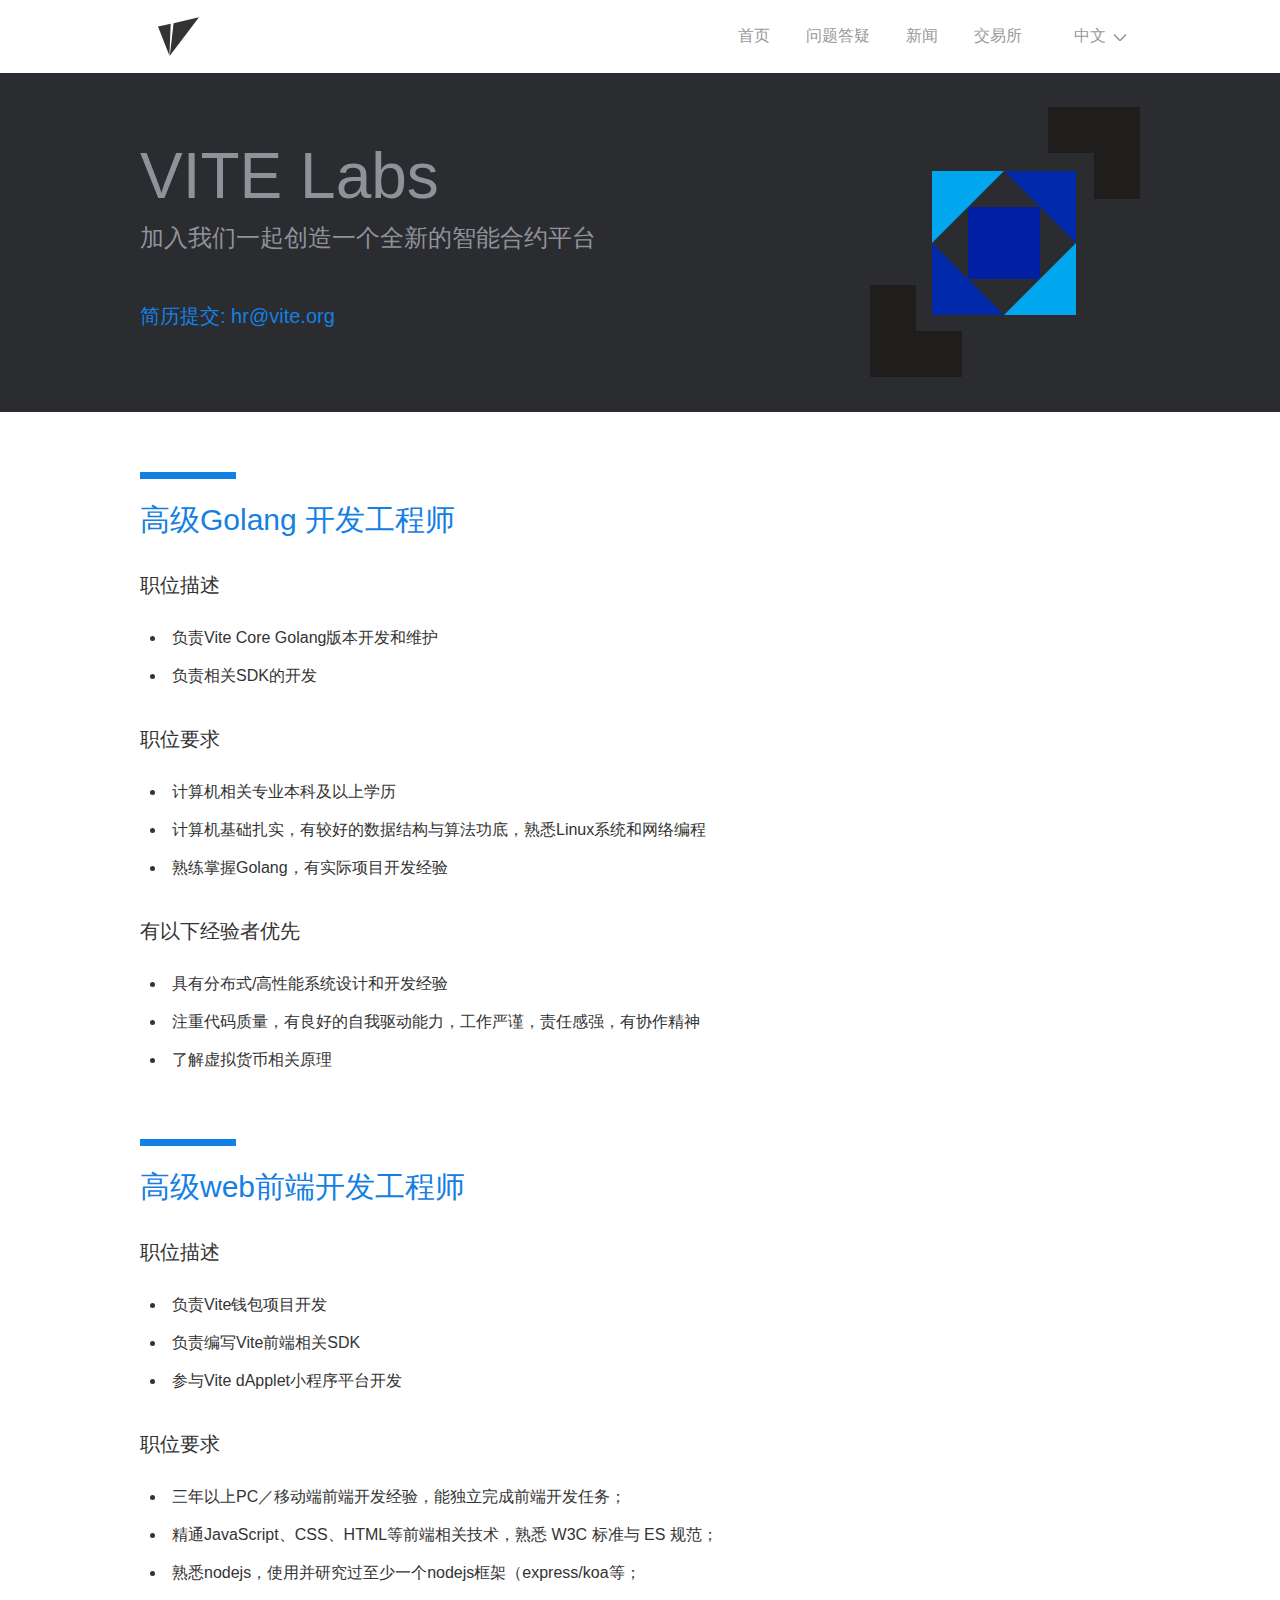
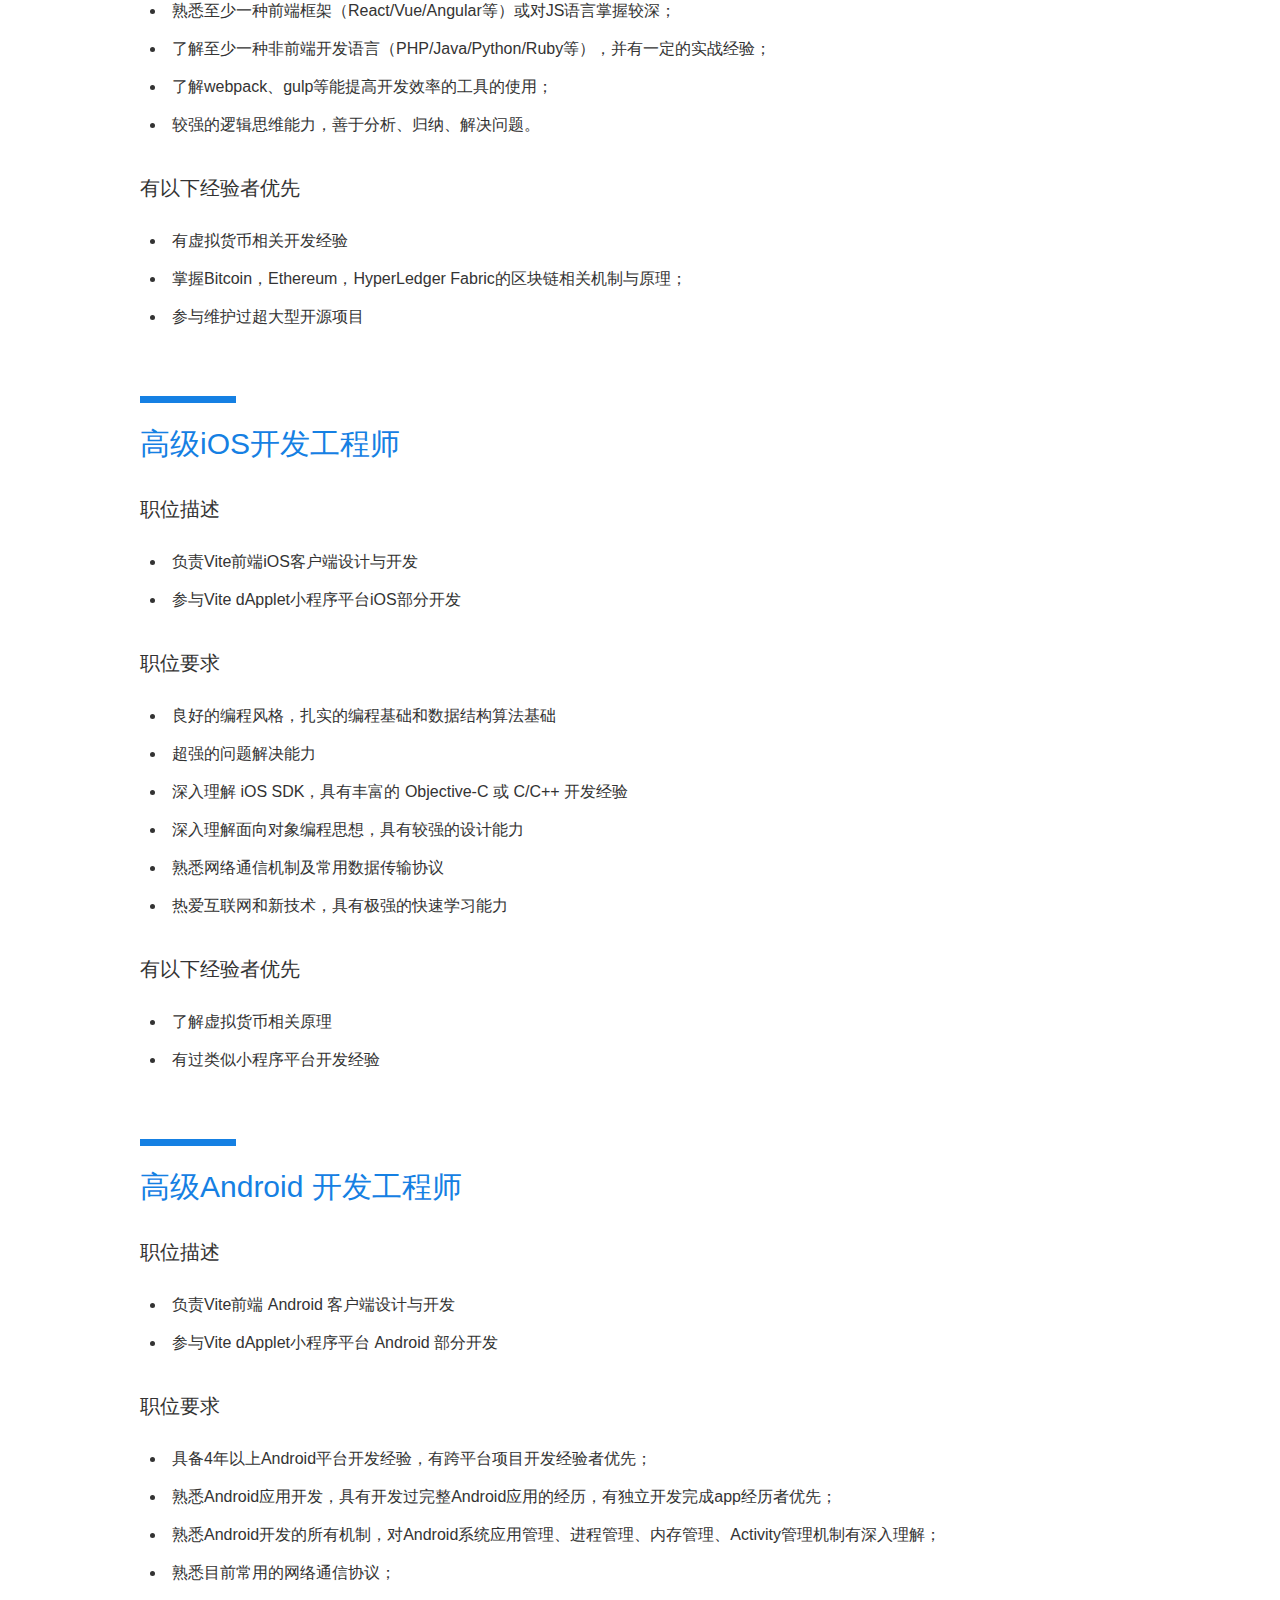
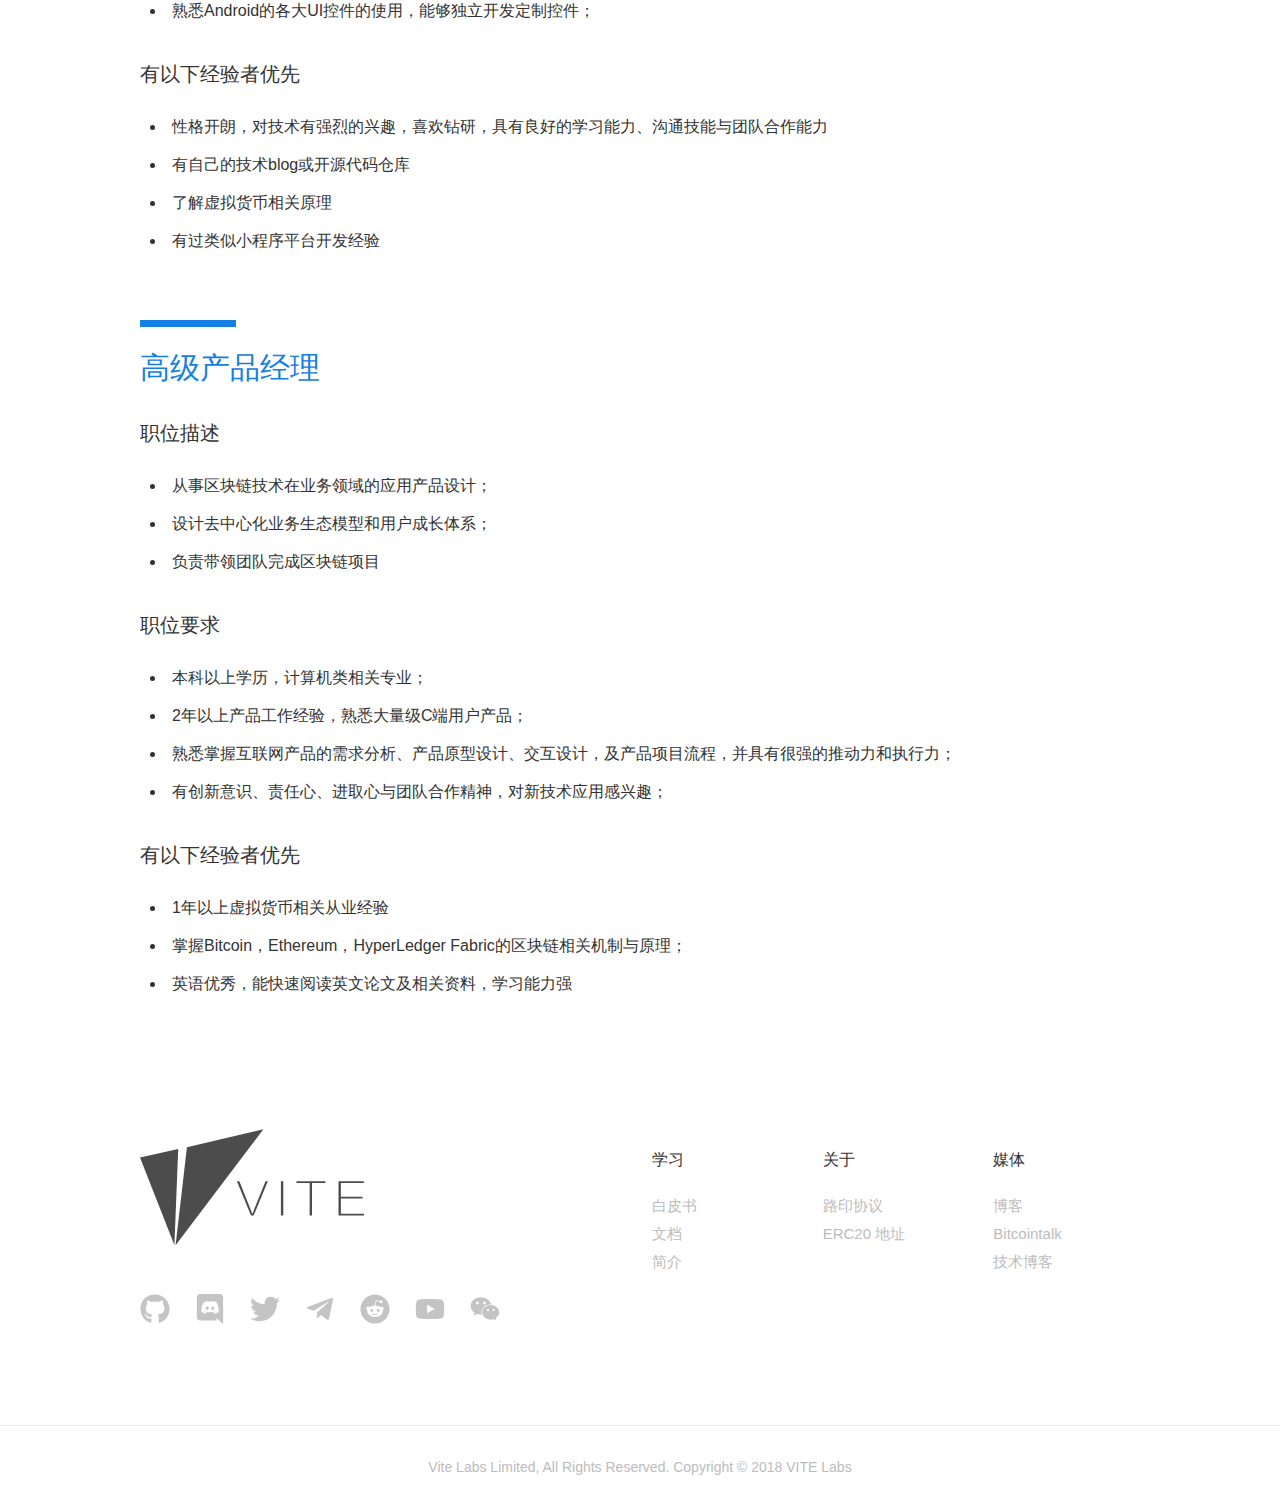
<file: zh/careers/index.html>
<!DOCTYPE html>
<html data-n-head="lang" data-n-head-ssr lang="zh">
  <head>
    <meta data-n-head="true" charset="utf-8"><meta data-n-head="true" content="width=device-width,initial-scale=1" name="viewport"><meta data-n-head="true" content="vite lab" name="author"><meta data-n-head="true" content="vite,crypto,dag,bitcoin,vitecoin,contract platform" name="keywords"><meta data-n-head="true" content="yes" name="mobile-web-app-capable" data-hid="mobile-web-app-capable"><meta data-n-head="true" content="vite.org" name="apple-mobile-web-app-title" data-hid="apple-mobile-web-app-title"><meta data-n-head="true" content="#7FB2FE" name="theme-color" data-hid="theme-color"><meta data-n-head="true" content="欢迎加入Vitelabs，Do something cool" name="description" data-hid="description"><meta data-n-head="true" content="MyUvG14lvMm-nYCWoXYE9NT21vRda-kIT6xMETrGqZk" name="google-site-verification"><meta data-n-head="true" content="加入我们 - Vite - 新一代高性能去中心化应用平台" name="og:title" data-hid="og:title"><meta data-n-head="true" content="欢迎加入Vitelabs，Do something cool" name="og:description" data-hid="og:description"><meta data-n-head="true" content="website" name="og:type" data-hid="og:type"><meta data-n-head="true" content="https://vite.org" name="og:url" data-hid="og:url"><meta data-n-head="true" content="https://www.vite.org/icon.png" name="og:image"><meta data-n-head="true" content="summary" name="twitter:card" data-hid="twitter:card"><meta data-n-head="true" content="@vitelabs" name="twitter:site" data-hid="twitter:site"><meta data-n-head="true" content="加入我们 - Vite - 新一代高性能去中心化应用平台" name="twitter:title" data-hid="twitter:title"><meta data-n-head="true" content="欢迎加入Vitelabs，Do something cool" name="twitter:description" data-hid="twitter:description"><meta data-n-head="true" content="Vite Logo" name="twitter:image:alt" data-hid="twitter:image:alt"><meta data-n-head="true" content="https://www.vite.org/logo_appstore.png" name="twitter:image"><title data-n-head="true">加入我们 - Vite - 新一代高性能去中心化应用平台</title><link href="/_nuxt/manifest.9a369b2c.json" rel="manifest" data-n-head="true"><link href="/_nuxt/icons/icon_64.ca0vQhlViSG.png" rel="shortcut icon" data-n-head="true"><link href="/_nuxt/icons/icon_512.ca0vQhlViSG.png" rel="apple-touch-icon" data-n-head="true" sizes="512x512"><link href="/careers" rel="alternate" data-n-head="true" data-hid="alternate-hreflang-undefined" hreflang><link href="/zh/careers" rel="alternate" data-n-head="true" data-hid="alternate-hreflang-undefined" hreflang><script src="https://hm.baidu.com/hm.js?84d0d7aff86074ac33b30b38c222f2c0" data-n-head="true"></script><script data-n-head="true" type="application/ld+json">{"@context":"http://schema.org","@type":"Organization","url":"https://vite.org","name":"Vite labs.","description":"欢迎加入Vitelabs，Do something cool","image":"https://vite.org/icon.png","brand":{"@type":"Brand","name":"VITE","logo":"https://vite.org/icon.png"},"sameAs":["https://twitter.com/vitelabs"]}</script><link href="/_nuxt/manifest.ed313d6c73c762094335.js" rel="preload" as="script"><link href="/_nuxt/vendor.e135c354f929e7337a29.js" rel="preload" as="script"><link href="/_nuxt/app.9bb09544795246bc65b2.js" rel="preload" as="script"><link href="/_nuxt/app.7aad3ed11efcd6ca9aa3ffb62d283c1d.css" rel="preload" as="style"><link href="/_nuxt/layouts/default.fd04c2dadcf2b1cf1d64.js" rel="preload" as="script"><link href="/_nuxt/6.f031bb96c2bbec660251.js" rel="preload" as="script"><link href="/_nuxt/lang-zh.2352e8cc65621cdb16b5.js" rel="prefetch"><link href="/_nuxt/lang-en.bf9c09283a50ba5c662c.js" rel="prefetch"><link href="/_nuxt/2.3a13d92aeaea166e1620.js" rel="prefetch"><link href="/_nuxt/4.29a835006d6b42d17461.js" rel="prefetch"><link href="/_nuxt/5.4cb0f93d4cadd9900056.js" rel="prefetch"><link href="/_nuxt/pointSet.33fd0a56ef3b2de109a0.js" rel="prefetch"><link href="/_nuxt/three.1904cec2a37cdd7783c7.js" rel="prefetch"><link href="/_nuxt/app.7aad3ed11efcd6ca9aa3ffb62d283c1d.css" rel="stylesheet"><style data-vue-ssr-id="367e64a2:0">.nuxt-content[data-v-314f53c6]{margin-top:72px}.nuxt-content.is-index-page[data-v-314f53c6]{margin-top:0}.navbar[data-v-314f53c6]{border-bottom:1px solid transparent;z-index:222222}.navbar.headroom--not-top[data-v-314f53c6]{border-bottom:1px solid rgba(0,0,0,.05)}@media screen and (min-width:1024px){.navbar.is-index-page.headroom--top[data-v-314f53c6]{background:0 0}}.navbar .navbar-brand[data-v-314f53c6]{height:72px}.navbar .navbar-brand .nav-item[data-v-314f53c6]{height:100%}.navbar .navbar-brand .nav-item.nav-item-logo .logo[data-v-314f53c6]{height:41px;color:#333}@media screen and (max-width:1023px){.navbar .navbar-brand .nav-item.nav-item-logo .logo[data-v-314f53c6]{height:22px}}.navbar .navbar-brand .nav-item.nav-item-logo:hover .logo[data-v-314f53c6]{color:#1580e3}.navbar .nav-item[data-v-314f53c6]{padding:.5rem 18px;color:#999;font-family:PingFangSC-Medium,Arial,Sans-serif}.navbar .nav-item.active[data-v-314f53c6],.navbar .nav-item[data-v-314f53c6]:hover{color:#333}@media screen and (min-width:1024px){.navbar .navbar-menu[data-v-314f53c6]{height:auto!important}}@media screen and (max-width:1023px){.nuxt-content[data-v-314f53c6]{margin-top:41px}.navbar[data-v-314f53c6]{min-height:40px;height:auto}.navbar .navbar-brand[data-v-314f53c6]{min-height:40px;height:40px}.navbar .navbar-brand .logo[data-v-314f53c6]{height:22px;transition:transform .4s ease-in-out}.navbar .navbar-brand .navbar-burger[data-v-314f53c6]{height:40px;width:49px}.navbar .navbar-brand .navbar-burger span[data-v-314f53c6]{width:19px;right:50%;left:auto;margin-right:-10px;transition:all .3s ease-in-out}.navbar .navbar-brand .navbar-burger span[data-v-314f53c6]:nth-child(2){width:15px}.navbar .is-open .navbar-brand .logo[data-v-314f53c6]{transform:rotate(30deg)}.navbar .is-open .navbar-brand .navbar-burger span[data-v-314f53c6]:nth-child(2){width:19px}.navbar .is-open .navbar-brand .navbar-burger span[data-v-314f53c6]:first-child,.navbar .is-open .navbar-brand .navbar-burger span[data-v-314f53c6]:nth-child(3){width:9px;margin-right:-5px}.navbar .nav-item[data-v-314f53c6]{padding:11px 16px;font-size:14px}.navbar .navbar-menu[data-v-314f53c6]{padding:0 32px;transition:all .5s ease-in-out}.navbar .navbar-menu[data-v-314f53c6]:not(.is-active){height:0;overflow-y:hidden;display:block}.navbar .navbar-menu .navbar-end[data-v-314f53c6]{padding:.5rem 0}.navbar .navbar-menu .nav-item[data-v-314f53c6]{height:48px;padding-left:0}.navbar .navbar-menu .line[data-v-314f53c6]{height:1px;margin:.5rem 0;background:rgba(0,0,0,.05);padding:0}.navbar>.container[data-v-314f53c6]{min-height:40px;height:auto}}</style><style data-vue-ssr-id="8575ad82:0"></style><style data-vue-ssr-id="90d9ace0:0">.lang-btn .dropdown-trigger button[data-v-01d7e604]{color:#999;background:0 0;padding:0 1rem 0 0;border-radius:.35rem;height:2.5rem;border:transparent;font-family:PingFangSC-Medium,Arial,Sans-serif}@media screen and (max-width:1023px){.lang-btn .dropdown-trigger button[data-v-01d7e604]{font-size:14px}}.lang-btn .dropdown-trigger button[data-v-01d7e604]:focus{border:none;box-shadow:none}.lang-btn .dropdown-trigger button[data-v-01d7e604]:hover{color:#333}.lang-btn .dropdown-menu .dropdown-content .dropdown-item[data-v-01d7e604]{color:rgba(0,0,0,.8)}.lang-btn .dropdown-menu .dropdown-content .dropdown-item[data-v-01d7e604]:hover{color:rgba(0,0,0,.9)}</style><style data-vue-ssr-id="efdc0720:0">.lang-btn .dropdown-trigger button[data-v-4f08d1b6]{color:#999;background:0 0;padding:0 1rem 0 0;border-radius:.35rem;height:2.5rem;border:transparent;font-family:PingFangSC-Medium,Arial,Sans-serif}@media screen and (max-width:1023px){.lang-btn .dropdown-trigger button[data-v-4f08d1b6]{font-size:14px}}.lang-btn .dropdown-trigger button[data-v-4f08d1b6]:focus{border:none;box-shadow:none}.lang-btn .dropdown-trigger button[data-v-4f08d1b6]:hover{color:#333}.lang-btn .dropdown-trigger button[data-v-4f08d1b6]:after{border:2px solid #999;margin-top:-.375em;right:-.2rem;border-radius:2px;border-right:0;border-top:0;content:" ";display:block;height:.625em;pointer-events:none;position:absolute;top:50%;transform:rotate(-45deg);transform-origin:center;width:.625em}.lang-btn .dropdown-menu .dropdown-content .dropdown-item[data-v-4f08d1b6]{color:rgba(0,0,0,.8)}.lang-btn .dropdown-menu .dropdown-content .dropdown-item[data-v-4f08d1b6]:hover{color:rgba(0,0,0,.9)}</style><style data-vue-ssr-id="17db79f9:0">.faq-header[data-v-7b73c468]{background:#2b2c30;height:340px}.faq-header h1[data-v-7b73c468]{font-family:PingFangSC-Medium,Arial,Sans-serif;padding-top:59px;font-size:64px;color:#90929a;line-height:90px}.faq-header h2[data-v-7b73c468]{font-family:PingFangSC-Regular,Arial,Sans-serif;font-size:24px;color:#90929a;line-height:33px}.faq-header h3[data-v-7b73c468]{font-size:20px;font-family:PingFangSC-Medium,Arial,Sans-serif;color:#1580e3;line-height:28px;margin-top:48px}.faq-header .img-wrapper[data-v-7b73c468]{height:270px;width:270px;position:absolute;right:0;top:35px}@media screen and (max-width:1023px){.faq-header[data-v-7b73c468]{padding:20px 1.5rem;height:auto;text-align:center}.faq-header .img-wrapper[data-v-7b73c468]{position:relative;width:100%;height:135px;right:auto;top:auto;margin-bottom:20px}.faq-header .img-wrapper img[data-v-7b73c468]{width:135px;height:135px}.faq-header h1[data-v-7b73c468]{font-size:32px;line-height:45px;padding-top:0}.faq-header h2[data-v-7b73c468]{font-size:14px;line-height:20px;margin-top:2px}.faq-header h3[data-v-7b73c468]{margin-top:10px;font-size:15px;line-height:20px;margin-bottom:7px}}.section[data-v-7b73c468]{font-family:PingFangSC-Medium,Arial,Sans-serif;padding-top:0}.section .title[data-v-7b73c468]{padding-top:60px;margin-bottom:0}.section .title .line[data-v-7b73c468]{width:96px;height:7px;background:#1580e3;margin-bottom:20px}.section .title h1[data-v-7b73c468]{font-size:30px;color:#1580e3;line-height:42px}@media screen and (max-width:1023px){.section .title[data-v-7b73c468]{padding-top:25px}.section .title .line[data-v-7b73c468]{height:4px;width:48px;margin-bottom:5px}.section .title h1[data-v-7b73c468]{font-size:20px;line-height:28px}}.section .jd-item>h3[data-v-7b73c468]{color:#03a9f4;padding:30px 0 20px;font-size:20px;font-family:PingFangSC-Semibold,Arial,Sans-serif;color:#333;line-height:28px}.section .jd-item ul[data-v-7b73c468]{list-style:inside}.section .jd-item ul>li[data-v-7b73c468]{margin-left:10px;font-size:16px;font-family:PingFangSC-Regular,Arial,Sans-serif;color:#333;line-height:38px}@media screen and (max-width:1023px){.section .jd-item>h3[data-v-7b73c468]{padding:20px 0 10px;font-size:15px;line-height:21px}.section .jd-item ul>li[data-v-7b73c468]{font-size:14px;line-height:27px}}</style><style data-vue-ssr-id="47ae5177:0">.footer[data-v-0d2d6594]:first-child{padding-top:78px;border-bottom:1px solid rgba(0,0,0,.08)}@media screen and (max-width:1023px){.footer[data-v-0d2d6594]:first-child{padding-top:35px}}.footer[data-v-0d2d6594]:last-child{padding:31px}@media screen and (max-width:1023px){.footer[data-v-0d2d6594]:last-child{padding:15px}}.footer.all-rights[data-v-0d2d6594]{font-size:14px;font-family:PingFangSC-Medium,Arial,Sans-serif;color:#bcbcbc;line-height:20px;text-align:center}@media screen and (max-width:1023px){.footer.all-rights[data-v-0d2d6594]{font-size:12px;line-height:17px}}.footer .link-tab[data-v-0d2d6594]{padding-top:30px}@media screen and (max-width:768px){.footer .logo-wrapper[data-v-0d2d6594]{display:flex}.footer .logo-wrapper .logo[data-v-0d2d6594]{flex:1}}.footer .logo-wrapper .logo[data-v-0d2d6594]{margin-bottom:42px;height:116px;width:auto;color:rgba(0,0,0,.7)}.footer .logo-wrapper .logo[data-v-0d2d6594]:hover{color:#1580e3}@media screen and (max-width:1023px){.footer .logo-wrapper .logo[data-v-0d2d6594]{height:78px;margin-bottom:22px}}@media screen and (max-width:768px){.footer .icon-links-wrapper[data-v-0d2d6594]{text-align:center}}.footer .icon-links-wrapper>a[data-v-0d2d6594],.footer .icon-links-wrapper[data-v-0d2d6594] .v-popover{margin-left:25px}.footer .icon-links-wrapper>a svg[data-v-0d2d6594],.footer .icon-links-wrapper[data-v-0d2d6594] .v-popover svg{width:30px;height:30px;color:#c4c4c4}.footer .icon-links-wrapper>a svg[data-v-0d2d6594]:hover,.footer .icon-links-wrapper[data-v-0d2d6594] .v-popover svg:hover{color:#1580e3}@media screen and (max-width:1023px){.footer .icon-links-wrapper>a svg[data-v-0d2d6594],.footer .icon-links-wrapper[data-v-0d2d6594] .v-popover svg{width:24px;height:24px}}@media screen and (max-width:1023px){.footer .icon-links-wrapper>a[data-v-0d2d6594],.footer .icon-links-wrapper[data-v-0d2d6594] .v-popover{margin-left:19px}}.footer .icon-links-wrapper>a[data-v-0d2d6594]:first-child,.footer .icon-links-wrapper[data-v-0d2d6594] .v-popover:first-child{margin-left:0}.footer .links-wrapper[data-v-0d2d6594]{line-height:1.75rem}@media screen and (max-width:768px){.footer .links-wrapper[data-v-0d2d6594]{text-align:center}}.footer .links-wrapper>div[data-v-0d2d6594]:first-child{font-size:16px;font-family:PingFangSC-Medium,Arial,Sans-serif;color:#333;margin-bottom:20px;line-height:25px}@media screen and (max-width:1023px){.footer .links-wrapper>div[data-v-0d2d6594]:first-child{font-size:15px;line-height:21px;margin-bottom:18px}}.footer .links-wrapper ul li a[data-v-0d2d6594]{font-size:16px;font-family:PingFangSC-Medium,Arial,Sans-serif;color:#bcbcbc;line-height:25px}@media screen and (max-width:1023px){.footer .links-wrapper ul li a[data-v-0d2d6594]{font-size:14px;line-height:20px}}@media screen and (min-width:1024px) and (max-width:1407px){.footer .links-wrapper ul li a[data-v-0d2d6594]{font-size:15px}}.footer .links-wrapper ul li a[data-v-0d2d6594]:hover{color:#1580e3}</style><style data-vue-ssr-id="32b11219:0">svg[data-v-05d4cbf4]{width:170px;height:88px}</style><style data-vue-ssr-id="6e912e3b:0">.v-popover .popover-inner{max-width:300px}</style><style data-vue-ssr-id="7ea1d487:0">img[data-v-785ec8dc]{max-width:200px;width:200px}.icon[data-v-785ec8dc]{height:100%;width:100%;color:#c4c4c4}.icon[data-v-785ec8dc]:hover{color:#1580e3}.no-ssr[data-v-785ec8dc],.v-popover[data-v-785ec8dc]{display:inline-block;height:30px;width:30px;margin-left:20px}.item-wrapper[data-v-785ec8dc]{display:flex;flex-direction:row;justify-content:space-around;flex-wrap:wrap}.item-wrapper>div[data-v-785ec8dc]{padding:5px}.item-wrapper>div .tag[data-v-785ec8dc]{background:0 0}.item-wrapper>div .tag[data-v-785ec8dc]:hover{background:#0072e3;color:#fff;border-radius:2px;text-decoration:none}</style><style data-vue-ssr-id="54eee63c:0">img[data-v-078d6541]{max-width:200px;width:200px}.icon[data-v-078d6541]{height:100%;width:100%;color:#c4c4c4}.icon[data-v-078d6541]:hover{color:#1580e3}.no-ssr[data-v-078d6541],.v-popover[data-v-078d6541]{display:inline-block;height:30px;width:30px;margin-left:20px}</style>
  </head>
  <body data-n-head="">
    <div id="__nuxt" data-server-rendered="true"><div class="nuxt-progress" style="width:0%;height:2px;background-color:#7fb2fe;opacity:0"></div><div id="__layout"><div data-v-314f53c6><div class="navbar headroom is-careers-page" data-v-314f53c6><div class="container is-widescreen" data-v-314f53c6><div class="navbar-brand" data-v-314f53c6><div data-v-314f53c6><a href="/zh" class="navbar-item nav-item nav-item-logo nuxt-link-active" data-v-314f53c6><svg class="logo" viewBox="0 0 1024 1024" xmlns="http://www.w3.org/2000/svg" style="enable-background:new 0 0 1024 1024" version="1.1" x="0px" xml:space="preserve" xmlns:xlink="http://www.w3.org/1999/xlink" y="0px" data-v-314f53c6 data-v-ac7b7132 id="Layer_1"><g fill="currentColor" data-v-ac7b7132><polygon class="st0" points="0,265 285.3,992.6 316.9,193.8 	" data-v-ac7b7132 id="Fill-1"></polygon><polygon class="st0" points="389.3,180.1 295.3,993.7 1024,30.3 	" data-v-ac7b7132 id="Fill-2"></polygon></g></svg></a></div><div class="navbar-burger" data-v-314f53c6><span data-v-314f53c6></span><span data-v-314f53c6></span><span data-v-314f53c6></span></div></div><div class="navbar-menu" data-v-314f53c6 style="height:0"><div class="navbar-end" data-v-314f53c6><a href="/zh" class="nav-item text-hover-transition nuxt-link-active" data-v-314f53c6>
              首页
            </a><a href="/zh/faq" class="nav-item text-hover-transition" data-v-314f53c6>
              问题答疑
            </a><a target="_blank" href="https://medium.com/vitelabs" class="nav-item text-hover-transition" data-v-314f53c6>新闻</a><div class="line is-hidden-desktop" data-v-314f53c6></div><div class="nav-item" data-v-314f53c6><div class="dropdown lang-btn is-hoverable" data-v-314f53c6 data-v-01d7e604><div class="dropdown-trigger" data-v-01d7e604><button class="button" data-v-01d7e604><span data-v-01d7e604>交易所</span></button></div><div class="dropdown-menu" data-v-01d7e604 id="lang-dropdown-menu" role="menu"><div class="dropdown-content" data-v-01d7e604><a target="_blank" href="https://www.okex.com/spot/trade#product=vite_eth" class="dropdown-item" data-v-01d7e604>
          OKEX.COM
        </a></div></div></div></div><div class="nav-item" data-v-314f53c6><div class="dropdown lang-btn is-hoverable" data-v-314f53c6 data-v-4f08d1b6><div class="dropdown-trigger" data-v-4f08d1b6><button class="button" aria-controls="lang-dropdown-menu" aria-haspopup="true" data-v-4f08d1b6><span data-v-4f08d1b6>中文</span></button></div><div class="dropdown-menu" data-v-4f08d1b6 id="lang-dropdown-menu" role="menu"><div class="dropdown-content" data-v-4f08d1b6><a href="/careers" class="dropdown-item" data-v-4f08d1b6>
          English
        </a><!----></div></div></div></div></div></div></div></div><div class="nuxt-content is-careers-page" data-v-314f53c6><div data-v-314f53c6 data-v-7b73c468><section class="faq-header" data-v-7b73c468><div class="container" data-v-7b73c468><div class="img-wrapper" data-v-7b73c468><img alt="careers" src="/_nuxt/img/careers.60346c2.png" data-v-7b73c468></div><h1 data-v-7b73c468>VITE Labs</h1><h2 data-v-7b73c468>加入我们一起创造一个全新的智能合约平台</h2><h3 data-v-7b73c468>简历提交: hr@vite.org</h3></div></section><section class="section" data-v-7b73c468><div class="container" data-v-7b73c468><div class="jd" data-v-7b73c468><div class="title" data-v-7b73c468><div class="line" data-v-7b73c468></div><h1 data-v-7b73c468>高级Golang 开发工程师</h1></div><div class="jd-item" data-v-7b73c468><h3 data-v-7b73c468>职位描述</h3><ul data-v-7b73c468><li data-v-7b73c468>
              负责Vite Core Golang版本开发和维护
            <li data-v-7b73c468>
              负责相关SDK的开发
            </ul></div><div class="jd-item" data-v-7b73c468><h3 data-v-7b73c468>职位要求</h3><ul data-v-7b73c468><li data-v-7b73c468>
              计算机相关专业本科及以上学历
            <li data-v-7b73c468>
              计算机基础扎实，有较好的数据结构与算法功底，熟悉Linux系统和网络编程
            <li data-v-7b73c468>
              熟练掌握Golang，有实际项目开发经验
            </ul></div><div class="jd-item" data-v-7b73c468><h3 data-v-7b73c468>有以下经验者优先</h3><ul data-v-7b73c468><li data-v-7b73c468>
              具有分布式/高性能系统设计和开发经验
            <li data-v-7b73c468>
              注重代码质量，有良好的自我驱动能力，工作严谨，责任感强，有协作精神
            <li data-v-7b73c468>
              了解虚拟货币相关原理
            </ul></div></div><div class="jd" data-v-7b73c468><div class="title" data-v-7b73c468><div class="line" data-v-7b73c468></div><h1 data-v-7b73c468>高级web前端开发工程师</h1></div><div class="jd-item" data-v-7b73c468><h3 data-v-7b73c468>职位描述</h3><ul data-v-7b73c468><li data-v-7b73c468>
              负责Vite钱包项目开发
            <li data-v-7b73c468>
              负责编写Vite前端相关SDK
            <li data-v-7b73c468>
              参与Vite dApplet小程序平台开发
            </ul></div><div class="jd-item" data-v-7b73c468><h3 data-v-7b73c468>职位要求</h3><ul data-v-7b73c468><li data-v-7b73c468>
              三年以上PC／移动端前端开发经验，能独立完成前端开发任务；
            <li data-v-7b73c468>
              精通JavaScript、CSS、HTML等前端相关技术，熟悉 W3C 标准与 ES 规范；
            <li data-v-7b73c468>
              熟悉nodejs，使用并研究过至少一个nodejs框架（express/koa等；
            <li data-v-7b73c468>
              熟悉至少一种前端框架（React/Vue/Angular等）或对JS语言掌握较深；
            <li data-v-7b73c468>
              了解至少一种非前端开发语言（PHP/Java/Python/Ruby等），并有一定的实战经验；
            <li data-v-7b73c468>
              了解webpack、gulp等能提高开发效率的工具的使用；
            <li data-v-7b73c468>
              较强的逻辑思维能力，善于分析、归纳、解决问题。
            </ul></div><div class="jd-item" data-v-7b73c468><h3 data-v-7b73c468>有以下经验者优先</h3><ul data-v-7b73c468><li data-v-7b73c468>
              有虚拟货币相关开发经验
            <li data-v-7b73c468>
              掌握Bitcoin，Ethereum，HyperLedger Fabric的区块链相关机制与原理；
            <li data-v-7b73c468>
              参与维护过超大型开源项目
            </ul></div></div><div class="jd" data-v-7b73c468><div class="title" data-v-7b73c468><div class="line" data-v-7b73c468></div><h1 data-v-7b73c468>高级iOS开发工程师</h1></div><div class="jd-item" data-v-7b73c468><h3 data-v-7b73c468>职位描述</h3><ul data-v-7b73c468><li data-v-7b73c468>
              负责Vite前端iOS客户端设计与开发 
            <li data-v-7b73c468>
              参与Vite dApplet小程序平台iOS部分开发
            </ul></div><div class="jd-item" data-v-7b73c468><h3 data-v-7b73c468>职位要求</h3><ul data-v-7b73c468><li data-v-7b73c468>
              良好的编程风格，扎实的编程基础和数据结构算法基础
            <li data-v-7b73c468>
              超强的问题解决能力
            <li data-v-7b73c468>
              深入理解 iOS SDK，具有丰富的 Objective-C 或 C/C++ 开发经验
            <li data-v-7b73c468>
              深入理解面向对象编程思想，具有较强的设计能力
            <li data-v-7b73c468>
              熟悉网络通信机制及常用数据传输协议
            <li data-v-7b73c468>
              热爱互联网和新技术，具有极强的快速学习能力
            </ul></div><div class="jd-item" data-v-7b73c468><h3 data-v-7b73c468>有以下经验者优先</h3><ul data-v-7b73c468><li data-v-7b73c468>
              了解虚拟货币相关原理
            <li data-v-7b73c468>
              有过类似小程序平台开发经验
            </ul></div></div><div class="jd" data-v-7b73c468><div class="title" data-v-7b73c468><div class="line" data-v-7b73c468></div><h1 data-v-7b73c468>高级Android 开发工程师</h1></div><div class="jd-item" data-v-7b73c468><h3 data-v-7b73c468>职位描述</h3><ul data-v-7b73c468><li data-v-7b73c468>
              负责Vite前端 Android 客户端设计与开发 
            <li data-v-7b73c468>
              参与Vite dApplet小程序平台 Android 部分开发
            </ul></div><div class="jd-item" data-v-7b73c468><h3 data-v-7b73c468>职位要求</h3><ul data-v-7b73c468><li data-v-7b73c468>
              具备4年以上Android平台开发经验，有跨平台项目开发经验者优先；
            <li data-v-7b73c468>
              熟悉Android应用开发，具有开发过完整Android应用的经历，有独立开发完成app经历者优先；
            <li data-v-7b73c468>
              熟悉Android开发的所有机制，对Android系统应用管理、进程管理、内存管理、Activity管理机制有深入理解；
            <li data-v-7b73c468>
              熟悉目前常用的网络通信协议；
            <li data-v-7b73c468>
              熟悉Android的各大UI控件的使用，能够独立开发定制控件；
            </ul></div><div class="jd-item" data-v-7b73c468><h3 data-v-7b73c468>有以下经验者优先</h3><ul data-v-7b73c468><li data-v-7b73c468>
              性格开朗，对技术有强烈的兴趣，喜欢钻研，具有良好的学习能力、沟通技能与团队合作能力
            <li data-v-7b73c468>
              有自己的技术blog或开源代码仓库
            <li data-v-7b73c468>
              了解虚拟货币相关原理
            <li data-v-7b73c468>
              有过类似小程序平台开发经验
            </ul></div></div><div class="jd" data-v-7b73c468><div class="title" data-v-7b73c468><div class="line" data-v-7b73c468></div><h1 data-v-7b73c468>高级产品经理</h1></div><div class="jd-item" data-v-7b73c468><h3 data-v-7b73c468>职位描述</h3><ul data-v-7b73c468><li data-v-7b73c468>
              从事区块链技术在业务领域的应用产品设计；
            <li data-v-7b73c468>
              设计去中心化业务生态模型和用户成长体系；
            <li data-v-7b73c468>
              负责带领团队完成区块链项目
            </ul></div><div class="jd-item" data-v-7b73c468><h3 data-v-7b73c468>职位要求</h3><ul data-v-7b73c468><li data-v-7b73c468>
              本科以上学历，计算机类相关专业；
            <li data-v-7b73c468>
              2年以上产品工作经验，熟悉大量级C端用户产品；
            <li data-v-7b73c468>
              熟悉掌握互联网产品的需求分析、产品原型设计、交互设计，及产品项目流程，并具有很强的推动力和执行力；
            <li data-v-7b73c468>
              有创新意识、责任心、进取心与团队合作精神，对新技术应用感兴趣；
            </ul></div><div class="jd-item" data-v-7b73c468><h3 data-v-7b73c468>有以下经验者优先</h3><ul data-v-7b73c468><li data-v-7b73c468>
              1年以上虚拟货币相关从业经验
            <li data-v-7b73c468>
              掌握Bitcoin，Ethereum，HyperLedger Fabric的区块链相关机制与原理；
            <li data-v-7b73c468>
              英语优秀，能快速阅读英文论文及相关资料，学习能力强
            </ul></div></div></div></section></div></div><section data-v-314f53c6 data-v-0d2d6594><footer class="footer" data-v-0d2d6594><div class="container" data-v-0d2d6594><div class="columns" data-v-0d2d6594><div class="column icon-wrapper is-half" data-v-0d2d6594><div class="logo-wrapper" data-v-0d2d6594><svg class="logo" viewBox="0 0 170 88" xmlns="http://www.w3.org/2000/svg" data-v-0d2d6594 data-v-05d4cbf4 style="enable-background:new 0 0 170 88" version="1.1" x="0px" xml:space="preserve" xmlns:xlink="http://www.w3.org/1999/xlink" y="0px"><g fill="currentColor" data-v-05d4cbf4><polygon class="st0" points="0,21.6 26.1,88.1 29,15.1 	" data-v-05d4cbf4></polygon><polygon class="st0" points="35.6,13.9 27,88.2 93.6,0.2 	" data-v-05d4cbf4></polygon><polygon class="st0" points="85.3,64.3 85.2,64.3 75.4,39.6 73.5,39.6 84.2,65.7 86.2,65.7 97,39.6 95.2,39.6 	" data-v-05d4cbf4></polygon><rect class="st0" data-v-05d4cbf4 height="26" width="1.8" x="106.9" y="39.6"></rect><polygon class="st0" points="118.7,41 128.7,41 128.7,65.7 130.5,65.7 130.5,41 140.6,41 140.6,39.6 118.7,39.6 	" data-v-05d4cbf4></polygon><polygon class="st0" points="152.4,64.3 152.4,52.8 168.8,52.8 168.8,51.4 152.4,51.4 152.4,41 169.8,41 169.8,39.6 150.6,39.6
        150.6,65.7 170,65.7 170,64.3 	" data-v-05d4cbf4></polygon></g></svg></div><div class="icon-links-wrapper" data-v-0d2d6594><a target="_blank" href="https://github.com/vitelabs" class="text-hover-transition" data-v-0d2d6594><svg class="icon svg-inline--fa fa-github fa-w-16" viewBox="0 0 496 512" xmlns="http://www.w3.org/2000/svg" aria-hidden="true" data-icon="github" data-prefix="fab" role="img" data-v-0d2d6594 data-v-0d2d6594><path d="M165.9 397.4c0 2-2.3 3.6-5.2 3.6-3.3.3-5.6-1.3-5.6-3.6 0-2 2.3-3.6 5.2-3.6 3-.3 5.6 1.3 5.6 3.6zm-31.1-4.5c-.7 2 1.3 4.3 4.3 4.9 2.6 1 5.6 0 6.2-2s-1.3-4.3-4.3-5.2c-2.6-.7-5.5.3-6.2 2.3zm44.2-1.7c-2.9.7-4.9 2.6-4.6 4.9.3 2 2.9 3.3 5.9 2.6 2.9-.7 4.9-2.6 4.6-4.6-.3-1.9-3-3.2-5.9-2.9zM244.8 8C106.1 8 0 113.3 0 252c0 110.9 69.8 205.8 169.5 239.2 12.8 2.3 17.3-5.6 17.3-12.1 0-6.2-.3-40.4-.3-61.4 0 0-70 15-84.7-29.8 0 0-11.4-29.1-27.8-36.6 0 0-22.9-15.7 1.6-15.4 0 0 24.9 2 38.6 25.8 21.9 38.6 58.6 27.5 72.9 20.9 2.3-16 8.8-27.1 16-33.7-55.9-6.2-112.3-14.3-112.3-110.5 0-27.5 7.6-41.3 23.6-58.9-2.6-6.5-11.1-33.3 2.6-67.9 20.9-6.5 69 27 69 27 20-5.6 41.5-8.5 62.8-8.5s42.8 2.9 62.8 8.5c0 0 48.1-33.6 69-27 13.7 34.7 5.2 61.4 2.6 67.9 16 17.7 25.8 31.5 25.8 58.9 0 96.5-58.9 104.2-114.8 110.5 9.2 7.9 17 22.9 17 46.4 0 33.7-.3 75.4-.3 83.6 0 6.5 4.6 14.4 17.3 12.1C428.2 457.8 496 362.9 496 252 496 113.3 383.5 8 244.8 8zM97.2 352.9c-1.3 1-1 3.3.7 5.2 1.6 1.6 3.9 2.3 5.2 1 1.3-1 1-3.3-.7-5.2-1.6-1.6-3.9-2.3-5.2-1zm-10.8-8.1c-.7 1.3.3 2.9 2.3 3.9 1.6 1 3.6.7 4.3-.7.7-1.3-.3-2.9-2.3-3.9-2-.6-3.6-.3-4.3.7zm32.4 35.6c-1.6 1.3-1 4.3 1.3 6.2 2.3 2.3 5.2 2.6 6.5 1 1.3-1.3.7-4.3-1.3-6.2-2.2-2.3-5.2-2.6-6.5-1zm-11.4-14.7c-1.6 1-1.6 3.6 0 5.9 1.6 2.3 4.3 3.3 5.6 2.3 1.6-1.3 1.6-3.9 0-6.2-1.4-2.3-4-3.3-5.6-2z" fill="currentColor" data-v-0d2d6594 data-v-0d2d6594></path></svg></a><a target="_blank" href="https://discordapp.com/invite/CsVY76q" class="text-hover-transition" data-v-0d2d6594><svg class="icon svg-inline--fa fa-discord fa-w-14" viewBox="0 0 448 512" xmlns="http://www.w3.org/2000/svg" aria-hidden="true" data-icon="discord" data-prefix="fab" role="img" data-v-0d2d6594 data-v-0d2d6594><path d="M297.216 243.2c0 15.616-11.52 28.416-26.112 28.416-14.336 0-26.112-12.8-26.112-28.416s11.52-28.416 26.112-28.416c14.592 0 26.112 12.8 26.112 28.416zm-119.552-28.416c-14.592 0-26.112 12.8-26.112 28.416s11.776 28.416 26.112 28.416c14.592 0 26.112-12.8 26.112-28.416.256-15.616-11.52-28.416-26.112-28.416zM448 52.736V512c-64.494-56.994-43.868-38.128-118.784-107.776l13.568 47.36H52.48C23.552 451.584 0 428.032 0 398.848V52.736C0 23.552 23.552 0 52.48 0h343.04C424.448 0 448 23.552 448 52.736zm-72.96 242.688c0-82.432-36.864-149.248-36.864-149.248-36.864-27.648-71.936-26.88-71.936-26.88l-3.584 4.096c43.52 13.312 63.744 32.512 63.744 32.512-60.811-33.329-132.244-33.335-191.232-7.424-9.472 4.352-15.104 7.424-15.104 7.424s21.248-20.224 67.328-33.536l-2.56-3.072s-35.072-.768-71.936 26.88c0 0-36.864 66.816-36.864 149.248 0 0 21.504 37.12 78.08 38.912 0 0 9.472-11.52 17.152-21.248-32.512-9.728-44.8-30.208-44.8-30.208 3.766 2.636 9.976 6.053 10.496 6.4 43.21 24.198 104.588 32.126 159.744 8.96 8.96-3.328 18.944-8.192 29.44-15.104 0 0-12.8 20.992-46.336 30.464 7.68 9.728 16.896 20.736 16.896 20.736 56.576-1.792 78.336-38.912 78.336-38.912z" fill="currentColor" data-v-0d2d6594 data-v-0d2d6594></path></svg></a><a target="_blank" href="https://twitter.com/vitelabs" class="text-hover-transition" data-v-0d2d6594><svg class="icon svg-inline--fa fa-twitter fa-w-16" viewBox="0 0 512 512" xmlns="http://www.w3.org/2000/svg" aria-hidden="true" data-icon="twitter" data-prefix="fab" role="img" data-v-0d2d6594 data-v-0d2d6594><path d="M459.37 151.716c.325 4.548.325 9.097.325 13.645 0 138.72-105.583 298.558-298.558 298.558-59.452 0-114.68-17.219-161.137-47.106 8.447.974 16.568 1.299 25.34 1.299 49.055 0 94.213-16.568 130.274-44.832-46.132-.975-84.792-31.188-98.112-72.772 6.498.974 12.995 1.624 19.818 1.624 9.421 0 18.843-1.3 27.614-3.573-48.081-9.747-84.143-51.98-84.143-102.985v-1.299c13.969 7.797 30.214 12.67 47.431 13.319-28.264-18.843-46.781-51.005-46.781-87.391 0-19.492 5.197-37.36 14.294-52.954 51.655 63.675 129.3 105.258 216.365 109.807-1.624-7.797-2.599-15.918-2.599-24.04 0-57.828 46.782-104.934 104.934-104.934 30.213 0 57.502 12.67 76.67 33.137 23.715-4.548 46.456-13.32 66.599-25.34-7.798 24.366-24.366 44.833-46.132 57.827 21.117-2.273 41.584-8.122 60.426-16.243-14.292 20.791-32.161 39.308-52.628 54.253z" fill="currentColor" data-v-0d2d6594 data-v-0d2d6594></path></svg></a><div class="no-ssr no-ssr-placeholder" data-v-0d2d6594 data-v-785ec8dc><a target="_blank" data-v-785ec8dc><svg class="svg-inline--fa fa-telegram-plane fa-w-14" viewBox="0 0 448 512" xmlns="http://www.w3.org/2000/svg" aria-hidden="true" data-icon="telegram-plane" data-prefix="fab" role="img" data-v-785ec8dc><path d="M446.7 98.6l-67.6 318.8c-5.1 22.5-18.4 28.1-37.3 17.5l-103-75.9-49.7 47.8c-5.5 5.5-10.1 10.1-20.7 10.1l7.4-104.9 190.9-172.5c8.3-7.4-1.8-11.5-12.9-4.1L117.8 284 16.2 252.2c-22.1-6.9-22.5-22.1 4.6-32.7L418.2 66.4c18.4-6.9 34.5 4.1 28.5 32.2z" fill="currentColor" data-v-785ec8dc></path></svg></a></div><a target="_blank" href="https://www.reddit.com/r/vitelabs" class="text-hover-transition" data-v-0d2d6594><svg class="icon svg-inline--fa fa-reddit fa-w-16" viewBox="0 0 512 512" xmlns="http://www.w3.org/2000/svg" aria-hidden="true" data-icon="reddit" data-prefix="fab" role="img" data-v-0d2d6594 data-v-0d2d6594><path d="M201.5 305.5c-13.8 0-24.9-11.1-24.9-24.6 0-13.8 11.1-24.9 24.9-24.9 13.6 0 24.6 11.1 24.6 24.9 0 13.6-11.1 24.6-24.6 24.6zM504 256c0 137-111 248-248 248S8 393 8 256 119 8 256 8s248 111 248 248zm-132.3-41.2c-9.4 0-17.7 3.9-23.8 10-22.4-15.5-52.6-25.5-86.1-26.6l17.4-78.3 55.4 12.5c0 13.6 11.1 24.6 24.6 24.6 13.8 0 24.9-11.3 24.9-24.9s-11.1-24.9-24.9-24.9c-9.7 0-18 5.8-22.1 13.8l-61.2-13.6c-3-.8-6.1 1.4-6.9 4.4l-19.1 86.4c-33.2 1.4-63.1 11.3-85.5 26.8-6.1-6.4-14.7-10.2-24.1-10.2-34.9 0-46.3 46.9-14.4 62.8-1.1 5-1.7 10.2-1.7 15.5 0 52.6 59.2 95.2 132 95.2 73.1 0 132.3-42.6 132.3-95.2 0-5.3-.6-10.8-1.9-15.8 31.3-16 19.8-62.5-14.9-62.5zM302.8 331c-18.2 18.2-76.1 17.9-93.6 0-2.2-2.2-6.1-2.2-8.3 0-2.5 2.5-2.5 6.4 0 8.6 22.8 22.8 87.3 22.8 110.2 0 2.5-2.2 2.5-6.1 0-8.6-2.2-2.2-6.1-2.2-8.3 0zm7.7-75c-13.6 0-24.6 11.1-24.6 24.9 0 13.6 11.1 24.6 24.6 24.6 13.8 0 24.9-11.1 24.9-24.6 0-13.8-11-24.9-24.9-24.9z" fill="currentColor" data-v-0d2d6594 data-v-0d2d6594></path></svg></a><a target="_blank" href="https://www.youtube.com/channel/UC8qft2rEzBnP9yJOGdsJBVg" class="text-hover-transition" data-v-0d2d6594><svg class="icon svg-inline--fa fa-youtube fa-w-18" viewBox="0 0 576 512" xmlns="http://www.w3.org/2000/svg" aria-hidden="true" data-icon="youtube" data-prefix="fab" role="img" data-v-0d2d6594 data-v-0d2d6594><path d="M549.655 124.083c-6.281-23.65-24.787-42.276-48.284-48.597C458.781 64 288 64 288 64S117.22 64 74.629 75.486c-23.497 6.322-42.003 24.947-48.284 48.597-11.412 42.867-11.412 132.305-11.412 132.305s0 89.438 11.412 132.305c6.281 23.65 24.787 41.5 48.284 47.821C117.22 448 288 448 288 448s170.78 0 213.371-11.486c23.497-6.321 42.003-24.171 48.284-47.821 11.412-42.867 11.412-132.305 11.412-132.305s0-89.438-11.412-132.305zm-317.51 213.508V175.185l142.739 81.205-142.739 81.201z" fill="currentColor" data-v-0d2d6594 data-v-0d2d6594></path></svg></a><div class="no-ssr no-ssr-placeholder" data-v-0d2d6594 data-v-078d6541><a target="_blank" data-v-078d6541><svg class="svg-inline--fa fa-weixin fa-w-18" viewBox="0 0 576 512" xmlns="http://www.w3.org/2000/svg" aria-hidden="true" data-icon="weixin" data-prefix="fab" role="img" data-v-078d6541><path d="M385.2 167.6c6.4 0 12.6.3 18.8 1.1C387.4 90.3 303.3 32 207.7 32 100.5 32 13 104.8 13 197.4c0 53.4 29.3 97.5 77.9 131.6l-19.3 58.6 68-34.1c24.4 4.8 43.8 9.7 68.2 9.7 6.2 0 12.1-.3 18.3-.8-4-12.9-6.2-26.6-6.2-40.8-.1-84.9 72.9-154 165.3-154zm-104.5-52.9c14.5 0 24.2 9.7 24.2 24.4 0 14.5-9.7 24.2-24.2 24.2-14.8 0-29.3-9.7-29.3-24.2.1-14.7 14.6-24.4 29.3-24.4zm-136.4 48.6c-14.5 0-29.3-9.7-29.3-24.2 0-14.8 14.8-24.4 29.3-24.4 14.8 0 24.4 9.7 24.4 24.4 0 14.6-9.6 24.2-24.4 24.2zM563 319.4c0-77.9-77.9-141.3-165.4-141.3-92.7 0-165.4 63.4-165.4 141.3S305 460.7 397.6 460.7c19.3 0 38.9-5.1 58.6-9.9l53.4 29.3-14.8-48.6C534 402.1 563 363.2 563 319.4zm-219.1-24.5c-9.7 0-19.3-9.7-19.3-19.6 0-9.7 9.7-19.3 19.3-19.3 14.8 0 24.4 9.7 24.4 19.3 0 10-9.7 19.6-24.4 19.6zm107.1 0c-9.7 0-19.3-9.7-19.3-19.6 0-9.7 9.7-19.3 19.3-19.3 14.5 0 24.4 9.7 24.4 19.3.1 10-9.9 19.6-24.4 19.6z" fill="currentColor" data-v-078d6541></path></svg></a></div></div></div><div class="column link-tab" data-v-0d2d6594><div class="columns is-mobile" data-v-0d2d6594><div class="column links-wrapper" data-v-0d2d6594><div data-v-0d2d6594>学习</div><ul data-v-0d2d6594><li data-v-0d2d6594><a target="_blank" href="/whitepaper/vite_cn.pdf" class="text-hover-transition" data-v-0d2d6594>白皮书</a><li data-v-0d2d6594><a target="_blank" href="http://doc.vite.org" class="text-hover-transition" data-v-0d2d6594>文档</a><li data-v-0d2d6594><a target="_blank" href="https://doc.vite.org/zh/introduction/" class="text-hover-transition" data-v-0d2d6594>简介</a></ul></div><div class="column links-wrapper" data-v-0d2d6594><div data-v-0d2d6594>关于</div><ul data-v-0d2d6594><li data-v-0d2d6594><a target="_blank" href="https://loopring.org" class="text-hover-transition" data-v-0d2d6594>路印协议</a><li data-v-0d2d6594><a target="_blank" href="https://etherscan.io/token/0x1b793E49237758dBD8b752AFC9Eb4b329d5Da016" class="text-hover-transition" data-v-0d2d6594>ERC20 地址</a></ul></div><div class="column links-wrapper" data-v-0d2d6594><div data-v-0d2d6594>媒体</div><ul data-v-0d2d6594><li data-v-0d2d6594><a target="_blank" href="https://medium.com/vitelabs" class="text-hover-transition" data-v-0d2d6594>博客</a><li data-v-0d2d6594><a target="_blank" href="https://bitcointalk.org/index.php?topic=4438416" class="text-hover-transition" data-v-0d2d6594>Bitcointalk</a><li data-v-0d2d6594><a target="_blank" href="https://vite.blog/" class="text-hover-transition" data-v-0d2d6594>技术博客</a></ul></div></div></div></div></div></footer><footer class="footer all-rights" data-v-0d2d6594><div class="container" data-v-0d2d6594><span data-v-0d2d6594>
          Vite Labs Limited, All Rights Reserved.
          <br class="is-hidden-desktop" data-v-0d2d6594>
          Copyright © 2018 VITE Labs
        </span></div></footer></section></div></div></div><script type="text/javascript">window.__NUXT__={layout:"default",data:[{}],error:null,serverRendered:!0}</script><script src="/_nuxt/manifest.ed313d6c73c762094335.js" defer></script><script src="/_nuxt/layouts/default.fd04c2dadcf2b1cf1d64.js" defer></script><script src="/_nuxt/6.f031bb96c2bbec660251.js" defer></script><script src="/_nuxt/vendor.e135c354f929e7337a29.js" defer></script><script src="/_nuxt/app.9bb09544795246bc65b2.js" defer></script>
</file>
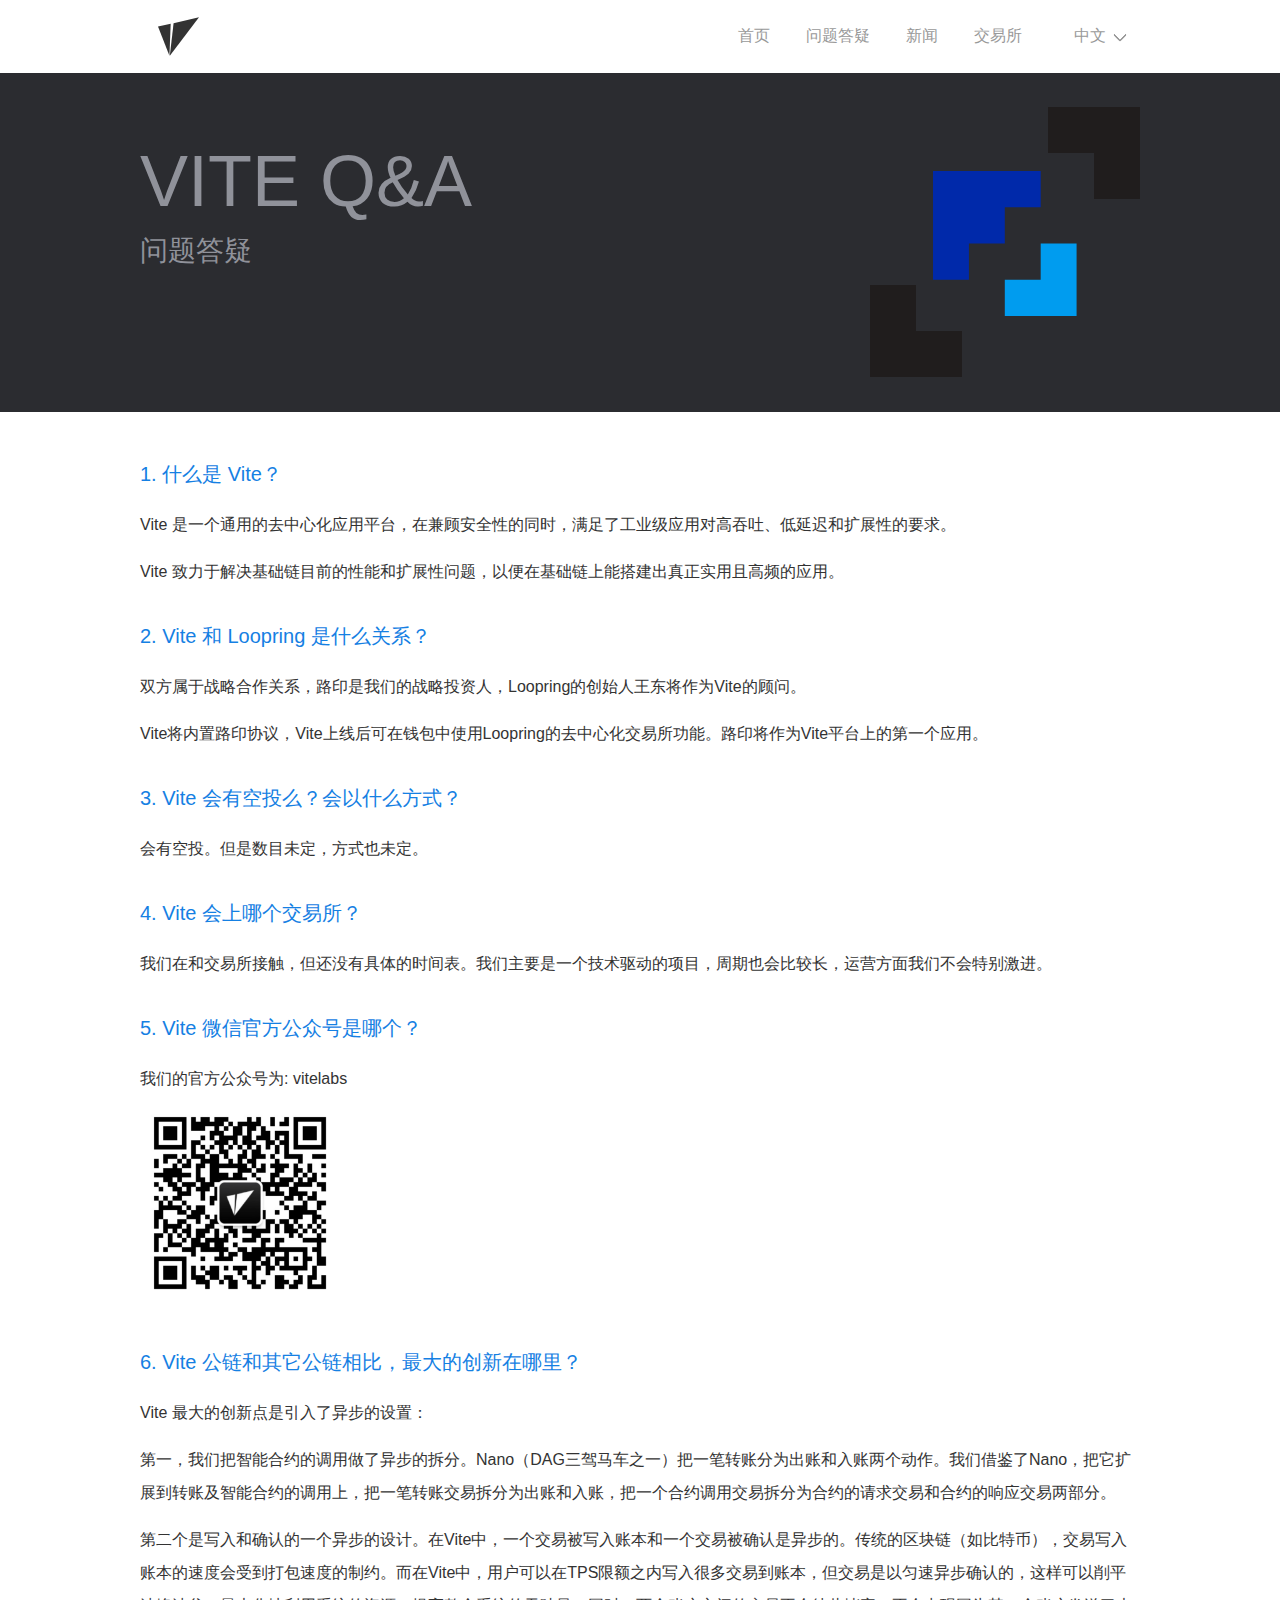
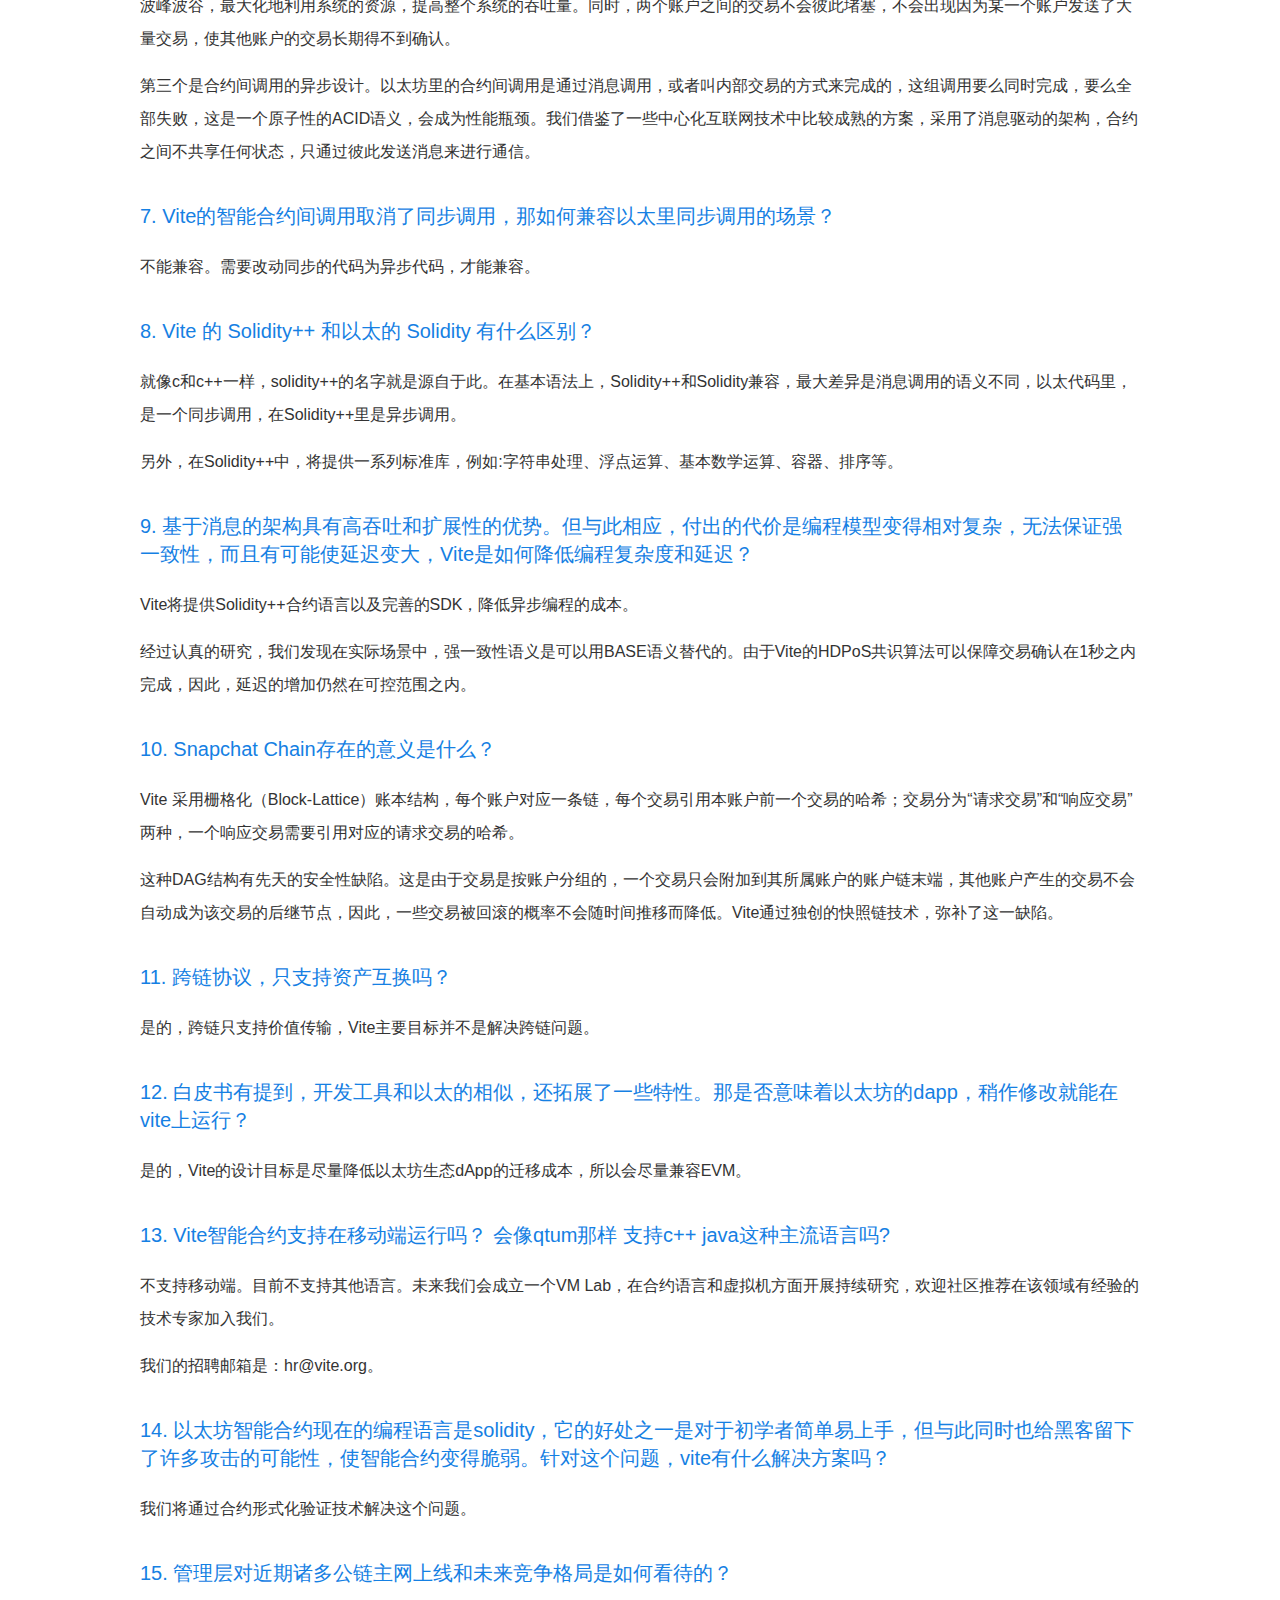
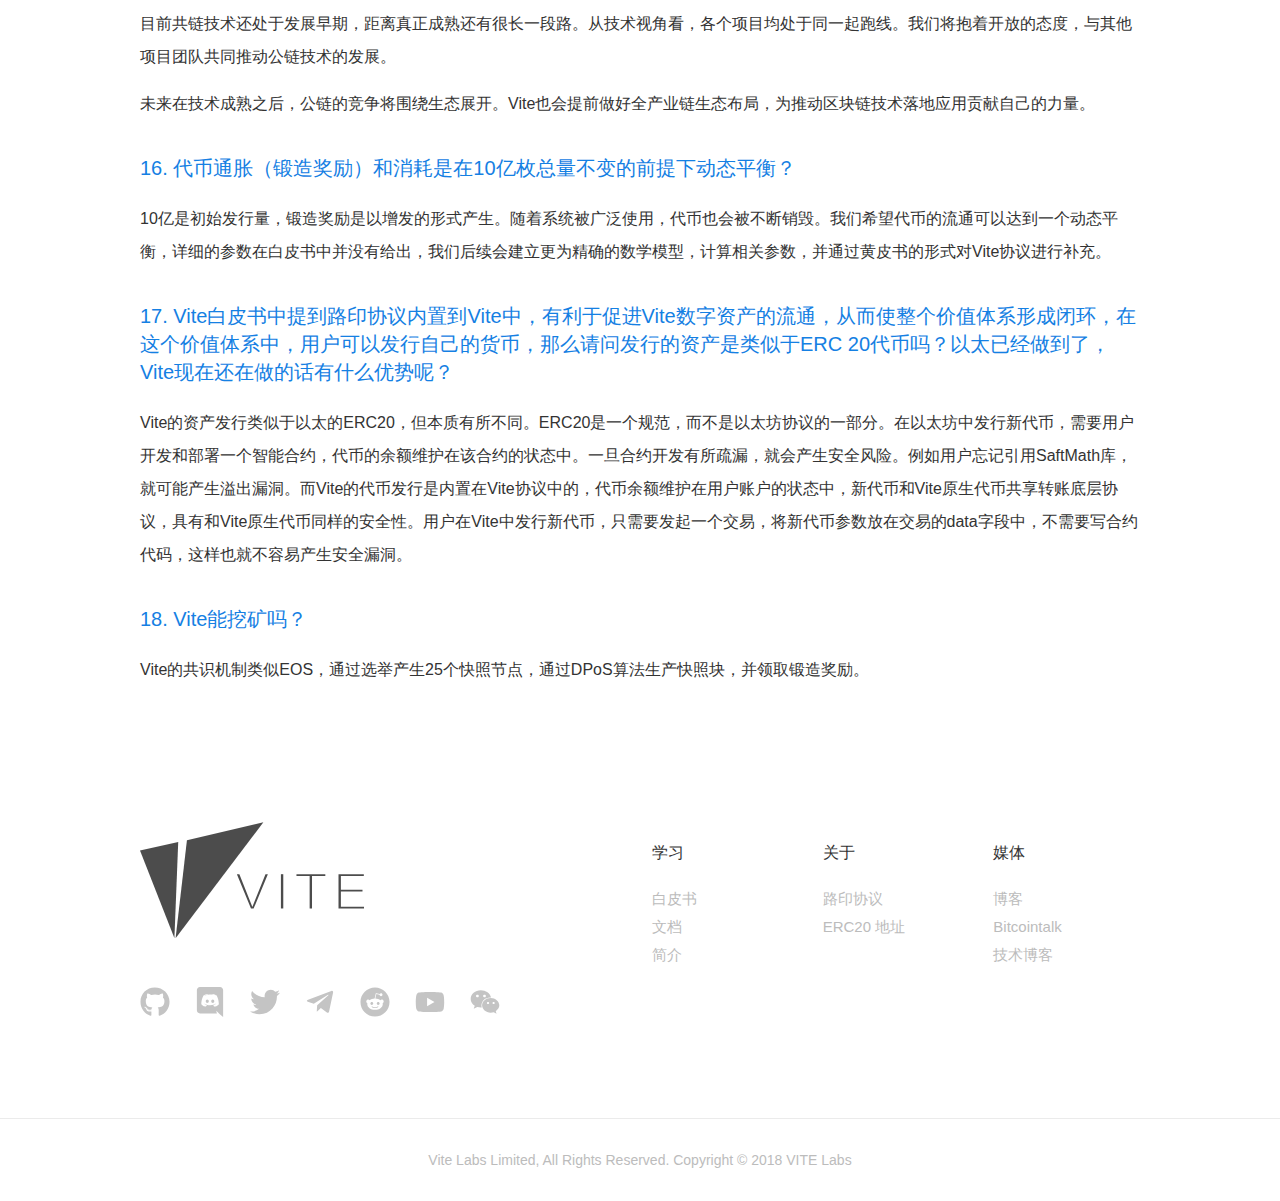
<file: zh/faq/index.html>
<!DOCTYPE html>
<html data-n-head="lang" data-n-head-ssr lang="zh">
  <head>
    <meta data-n-head="true" charset="utf-8"><meta data-n-head="true" content="width=device-width,initial-scale=1" name="viewport"><meta data-n-head="true" content="vite lab" name="author"><meta data-n-head="true" content="vite,crypto,dag,bitcoin,vitecoin,contract platform" name="keywords"><meta data-n-head="true" content="yes" name="mobile-web-app-capable" data-hid="mobile-web-app-capable"><meta data-n-head="true" content="vite.org" name="apple-mobile-web-app-title" data-hid="apple-mobile-web-app-title"><meta data-n-head="true" content="#7FB2FE" name="theme-color" data-hid="theme-color"><meta data-n-head="true" content="有关Vite的所有问题答疑" name="description" data-hid="description"><meta data-n-head="true" content="MyUvG14lvMm-nYCWoXYE9NT21vRda-kIT6xMETrGqZk" name="google-site-verification"><meta data-n-head="true" content="问题答疑 - Vite - 新一代高性能去中心化应用平台" name="og:title" data-hid="og:title"><meta data-n-head="true" content="有关Vite的所有问题答疑" name="og:description" data-hid="og:description"><meta data-n-head="true" content="website" name="og:type" data-hid="og:type"><meta data-n-head="true" content="https://vite.org" name="og:url" data-hid="og:url"><meta data-n-head="true" content="https://www.vite.org/icon.png" name="og:image"><meta data-n-head="true" content="summary" name="twitter:card" data-hid="twitter:card"><meta data-n-head="true" content="@vitelabs" name="twitter:site" data-hid="twitter:site"><meta data-n-head="true" content="问题答疑 - Vite - 新一代高性能去中心化应用平台" name="twitter:title" data-hid="twitter:title"><meta data-n-head="true" content="有关Vite的所有问题答疑" name="twitter:description" data-hid="twitter:description"><meta data-n-head="true" content="Vite Logo" name="twitter:image:alt" data-hid="twitter:image:alt"><meta data-n-head="true" content="https://www.vite.org/logo_appstore.png" name="twitter:image"><title data-n-head="true">问题答疑 - Vite - 新一代高性能去中心化应用平台</title><link href="/_nuxt/manifest.9a369b2c.json" rel="manifest" data-n-head="true"><link href="/_nuxt/icons/icon_64.ca0vQhlViSG.png" rel="shortcut icon" data-n-head="true"><link href="/_nuxt/icons/icon_512.ca0vQhlViSG.png" rel="apple-touch-icon" data-n-head="true" sizes="512x512"><link href="/faq" rel="alternate" data-n-head="true" data-hid="alternate-hreflang-undefined" hreflang><link href="/zh/faq" rel="alternate" data-n-head="true" data-hid="alternate-hreflang-undefined" hreflang><script src="https://hm.baidu.com/hm.js?84d0d7aff86074ac33b30b38c222f2c0" data-n-head="true"></script><script data-n-head="true" type="application/ld+json">{"@context":"http://schema.org","@type":"Organization","url":"https://vite.org","name":"Vite labs.","description":"有关Vite的所有问题答疑","image":"https://vite.org/icon.png","brand":{"@type":"Brand","name":"VITE","logo":"https://vite.org/icon.png"},"sameAs":["https://twitter.com/vitelabs"]}</script><link href="/_nuxt/manifest.ed313d6c73c762094335.js" rel="preload" as="script"><link href="/_nuxt/vendor.e135c354f929e7337a29.js" rel="preload" as="script"><link href="/_nuxt/app.9bb09544795246bc65b2.js" rel="preload" as="script"><link href="/_nuxt/app.7aad3ed11efcd6ca9aa3ffb62d283c1d.css" rel="preload" as="style"><link href="/_nuxt/layouts/default.fd04c2dadcf2b1cf1d64.js" rel="preload" as="script"><link href="/_nuxt/5.4cb0f93d4cadd9900056.js" rel="preload" as="script"><link href="/_nuxt/lang-zh.2352e8cc65621cdb16b5.js" rel="prefetch"><link href="/_nuxt/lang-en.bf9c09283a50ba5c662c.js" rel="prefetch"><link href="/_nuxt/2.3a13d92aeaea166e1620.js" rel="prefetch"><link href="/_nuxt/4.29a835006d6b42d17461.js" rel="prefetch"><link href="/_nuxt/6.f031bb96c2bbec660251.js" rel="prefetch"><link href="/_nuxt/pointSet.33fd0a56ef3b2de109a0.js" rel="prefetch"><link href="/_nuxt/three.1904cec2a37cdd7783c7.js" rel="prefetch"><link href="/_nuxt/app.7aad3ed11efcd6ca9aa3ffb62d283c1d.css" rel="stylesheet"><style data-vue-ssr-id="367e64a2:0">.nuxt-content[data-v-314f53c6]{margin-top:72px}.nuxt-content.is-index-page[data-v-314f53c6]{margin-top:0}.navbar[data-v-314f53c6]{border-bottom:1px solid transparent;z-index:222222}.navbar.headroom--not-top[data-v-314f53c6]{border-bottom:1px solid rgba(0,0,0,.05)}@media screen and (min-width:1024px){.navbar.is-index-page.headroom--top[data-v-314f53c6]{background:0 0}}.navbar .navbar-brand[data-v-314f53c6]{height:72px}.navbar .navbar-brand .nav-item[data-v-314f53c6]{height:100%}.navbar .navbar-brand .nav-item.nav-item-logo .logo[data-v-314f53c6]{height:41px;color:#333}@media screen and (max-width:1023px){.navbar .navbar-brand .nav-item.nav-item-logo .logo[data-v-314f53c6]{height:22px}}.navbar .navbar-brand .nav-item.nav-item-logo:hover .logo[data-v-314f53c6]{color:#1580e3}.navbar .nav-item[data-v-314f53c6]{padding:.5rem 18px;color:#999;font-family:PingFangSC-Medium,Arial,Sans-serif}.navbar .nav-item.active[data-v-314f53c6],.navbar .nav-item[data-v-314f53c6]:hover{color:#333}@media screen and (min-width:1024px){.navbar .navbar-menu[data-v-314f53c6]{height:auto!important}}@media screen and (max-width:1023px){.nuxt-content[data-v-314f53c6]{margin-top:41px}.navbar[data-v-314f53c6]{min-height:40px;height:auto}.navbar .navbar-brand[data-v-314f53c6]{min-height:40px;height:40px}.navbar .navbar-brand .logo[data-v-314f53c6]{height:22px;transition:transform .4s ease-in-out}.navbar .navbar-brand .navbar-burger[data-v-314f53c6]{height:40px;width:49px}.navbar .navbar-brand .navbar-burger span[data-v-314f53c6]{width:19px;right:50%;left:auto;margin-right:-10px;transition:all .3s ease-in-out}.navbar .navbar-brand .navbar-burger span[data-v-314f53c6]:nth-child(2){width:15px}.navbar .is-open .navbar-brand .logo[data-v-314f53c6]{transform:rotate(30deg)}.navbar .is-open .navbar-brand .navbar-burger span[data-v-314f53c6]:nth-child(2){width:19px}.navbar .is-open .navbar-brand .navbar-burger span[data-v-314f53c6]:first-child,.navbar .is-open .navbar-brand .navbar-burger span[data-v-314f53c6]:nth-child(3){width:9px;margin-right:-5px}.navbar .nav-item[data-v-314f53c6]{padding:11px 16px;font-size:14px}.navbar .navbar-menu[data-v-314f53c6]{padding:0 32px;transition:all .5s ease-in-out}.navbar .navbar-menu[data-v-314f53c6]:not(.is-active){height:0;overflow-y:hidden;display:block}.navbar .navbar-menu .navbar-end[data-v-314f53c6]{padding:.5rem 0}.navbar .navbar-menu .nav-item[data-v-314f53c6]{height:48px;padding-left:0}.navbar .navbar-menu .line[data-v-314f53c6]{height:1px;margin:.5rem 0;background:rgba(0,0,0,.05);padding:0}.navbar>.container[data-v-314f53c6]{min-height:40px;height:auto}}</style><style data-vue-ssr-id="8575ad82:0"></style><style data-vue-ssr-id="90d9ace0:0">.lang-btn .dropdown-trigger button[data-v-01d7e604]{color:#999;background:0 0;padding:0 1rem 0 0;border-radius:.35rem;height:2.5rem;border:transparent;font-family:PingFangSC-Medium,Arial,Sans-serif}@media screen and (max-width:1023px){.lang-btn .dropdown-trigger button[data-v-01d7e604]{font-size:14px}}.lang-btn .dropdown-trigger button[data-v-01d7e604]:focus{border:none;box-shadow:none}.lang-btn .dropdown-trigger button[data-v-01d7e604]:hover{color:#333}.lang-btn .dropdown-menu .dropdown-content .dropdown-item[data-v-01d7e604]{color:rgba(0,0,0,.8)}.lang-btn .dropdown-menu .dropdown-content .dropdown-item[data-v-01d7e604]:hover{color:rgba(0,0,0,.9)}</style><style data-vue-ssr-id="efdc0720:0">.lang-btn .dropdown-trigger button[data-v-4f08d1b6]{color:#999;background:0 0;padding:0 1rem 0 0;border-radius:.35rem;height:2.5rem;border:transparent;font-family:PingFangSC-Medium,Arial,Sans-serif}@media screen and (max-width:1023px){.lang-btn .dropdown-trigger button[data-v-4f08d1b6]{font-size:14px}}.lang-btn .dropdown-trigger button[data-v-4f08d1b6]:focus{border:none;box-shadow:none}.lang-btn .dropdown-trigger button[data-v-4f08d1b6]:hover{color:#333}.lang-btn .dropdown-trigger button[data-v-4f08d1b6]:after{border:2px solid #999;margin-top:-.375em;right:-.2rem;border-radius:2px;border-right:0;border-top:0;content:" ";display:block;height:.625em;pointer-events:none;position:absolute;top:50%;transform:rotate(-45deg);transform-origin:center;width:.625em}.lang-btn .dropdown-menu .dropdown-content .dropdown-item[data-v-4f08d1b6]{color:rgba(0,0,0,.8)}.lang-btn .dropdown-menu .dropdown-content .dropdown-item[data-v-4f08d1b6]:hover{color:rgba(0,0,0,.9)}</style><style data-vue-ssr-id="633009d4:0">.faq-header[data-v-52f8ff2d]{background:#2b2c30;height:340px}.faq-header h1[data-v-52f8ff2d]{font-size:72px;font-family:PingFangSC-Medium,Arial,Sans-serif;color:#90929a;line-height:100px;padding-top:59px}.faq-header h2[data-v-52f8ff2d]{font-size:28px;font-family:PingFangSC-Regular,Arial,Sans-serif;color:#90929a;line-height:40px}.faq-header .img-wrapper[data-v-52f8ff2d]{height:270px;width:270px;position:absolute;right:0;top:35px}@media screen and (max-width:1023px){.faq-header[data-v-52f8ff2d]{padding:20px 1.5rem;height:auto;text-align:center}.faq-header .img-wrapper[data-v-52f8ff2d]{position:relative;width:100%;height:135px;right:auto;top:auto;margin-bottom:35px}.faq-header .img-wrapper img[data-v-52f8ff2d]{width:135px;height:135px}.faq-header h1[data-v-52f8ff2d]{font-size:32px;line-height:45px;padding-top:0}.faq-header h2[data-v-52f8ff2d]{font-size:14px;line-height:20px;margin-bottom:25px}}@media screen and (max-width:1023px){.section[data-v-52f8ff2d]{padding-top:25px}}.section .is-info[data-v-52f8ff2d]{margin-bottom:10px}.section .is-info h3[data-v-52f8ff2d]{margin-bottom:20px;font-size:20px;font-family:PingFangSC-Medium,Arial,Sans-serif;color:#1580e3;line-height:28px}@media screen and (max-width:1023px){.section .is-info h3[data-v-52f8ff2d]{font-size:17px;line-height:24px;margin-bottom:10px}}.section .is-info .answer[data-v-52f8ff2d]{font-size:16px;font-family:PingFangSC-Regular,Arial,Sans-serif;color:#333;line-height:33px}.section .is-info .answer p[data-v-52f8ff2d]{margin-top:14px}.section .is-info .answer p[data-v-52f8ff2d]:first-child{margin-top:0}.section .is-info .answer img[data-v-52f8ff2d]{max-width:200px;margin-top:.5rem}@media screen and (max-width:1023px){.section .is-info .answer[data-v-52f8ff2d]{font-size:14px;line-height:27px}}</style><style data-vue-ssr-id="47ae5177:0">.footer[data-v-0d2d6594]:first-child{padding-top:78px;border-bottom:1px solid rgba(0,0,0,.08)}@media screen and (max-width:1023px){.footer[data-v-0d2d6594]:first-child{padding-top:35px}}.footer[data-v-0d2d6594]:last-child{padding:31px}@media screen and (max-width:1023px){.footer[data-v-0d2d6594]:last-child{padding:15px}}.footer.all-rights[data-v-0d2d6594]{font-size:14px;font-family:PingFangSC-Medium,Arial,Sans-serif;color:#bcbcbc;line-height:20px;text-align:center}@media screen and (max-width:1023px){.footer.all-rights[data-v-0d2d6594]{font-size:12px;line-height:17px}}.footer .link-tab[data-v-0d2d6594]{padding-top:30px}@media screen and (max-width:768px){.footer .logo-wrapper[data-v-0d2d6594]{display:flex}.footer .logo-wrapper .logo[data-v-0d2d6594]{flex:1}}.footer .logo-wrapper .logo[data-v-0d2d6594]{margin-bottom:42px;height:116px;width:auto;color:rgba(0,0,0,.7)}.footer .logo-wrapper .logo[data-v-0d2d6594]:hover{color:#1580e3}@media screen and (max-width:1023px){.footer .logo-wrapper .logo[data-v-0d2d6594]{height:78px;margin-bottom:22px}}@media screen and (max-width:768px){.footer .icon-links-wrapper[data-v-0d2d6594]{text-align:center}}.footer .icon-links-wrapper>a[data-v-0d2d6594],.footer .icon-links-wrapper[data-v-0d2d6594] .v-popover{margin-left:25px}.footer .icon-links-wrapper>a svg[data-v-0d2d6594],.footer .icon-links-wrapper[data-v-0d2d6594] .v-popover svg{width:30px;height:30px;color:#c4c4c4}.footer .icon-links-wrapper>a svg[data-v-0d2d6594]:hover,.footer .icon-links-wrapper[data-v-0d2d6594] .v-popover svg:hover{color:#1580e3}@media screen and (max-width:1023px){.footer .icon-links-wrapper>a svg[data-v-0d2d6594],.footer .icon-links-wrapper[data-v-0d2d6594] .v-popover svg{width:24px;height:24px}}@media screen and (max-width:1023px){.footer .icon-links-wrapper>a[data-v-0d2d6594],.footer .icon-links-wrapper[data-v-0d2d6594] .v-popover{margin-left:19px}}.footer .icon-links-wrapper>a[data-v-0d2d6594]:first-child,.footer .icon-links-wrapper[data-v-0d2d6594] .v-popover:first-child{margin-left:0}.footer .links-wrapper[data-v-0d2d6594]{line-height:1.75rem}@media screen and (max-width:768px){.footer .links-wrapper[data-v-0d2d6594]{text-align:center}}.footer .links-wrapper>div[data-v-0d2d6594]:first-child{font-size:16px;font-family:PingFangSC-Medium,Arial,Sans-serif;color:#333;margin-bottom:20px;line-height:25px}@media screen and (max-width:1023px){.footer .links-wrapper>div[data-v-0d2d6594]:first-child{font-size:15px;line-height:21px;margin-bottom:18px}}.footer .links-wrapper ul li a[data-v-0d2d6594]{font-size:16px;font-family:PingFangSC-Medium,Arial,Sans-serif;color:#bcbcbc;line-height:25px}@media screen and (max-width:1023px){.footer .links-wrapper ul li a[data-v-0d2d6594]{font-size:14px;line-height:20px}}@media screen and (min-width:1024px) and (max-width:1407px){.footer .links-wrapper ul li a[data-v-0d2d6594]{font-size:15px}}.footer .links-wrapper ul li a[data-v-0d2d6594]:hover{color:#1580e3}</style><style data-vue-ssr-id="32b11219:0">svg[data-v-05d4cbf4]{width:170px;height:88px}</style><style data-vue-ssr-id="6e912e3b:0">.v-popover .popover-inner{max-width:300px}</style><style data-vue-ssr-id="7ea1d487:0">img[data-v-785ec8dc]{max-width:200px;width:200px}.icon[data-v-785ec8dc]{height:100%;width:100%;color:#c4c4c4}.icon[data-v-785ec8dc]:hover{color:#1580e3}.no-ssr[data-v-785ec8dc],.v-popover[data-v-785ec8dc]{display:inline-block;height:30px;width:30px;margin-left:20px}.item-wrapper[data-v-785ec8dc]{display:flex;flex-direction:row;justify-content:space-around;flex-wrap:wrap}.item-wrapper>div[data-v-785ec8dc]{padding:5px}.item-wrapper>div .tag[data-v-785ec8dc]{background:0 0}.item-wrapper>div .tag[data-v-785ec8dc]:hover{background:#0072e3;color:#fff;border-radius:2px;text-decoration:none}</style><style data-vue-ssr-id="54eee63c:0">img[data-v-078d6541]{max-width:200px;width:200px}.icon[data-v-078d6541]{height:100%;width:100%;color:#c4c4c4}.icon[data-v-078d6541]:hover{color:#1580e3}.no-ssr[data-v-078d6541],.v-popover[data-v-078d6541]{display:inline-block;height:30px;width:30px;margin-left:20px}</style>
  </head>
  <body data-n-head="">
    <div id="__nuxt" data-server-rendered="true"><div class="nuxt-progress" style="width:0%;height:2px;background-color:#7fb2fe;opacity:0"></div><div id="__layout"><div data-v-314f53c6><div class="navbar headroom is-faq-page" data-v-314f53c6><div class="container is-widescreen" data-v-314f53c6><div class="navbar-brand" data-v-314f53c6><div data-v-314f53c6><a href="/zh" class="navbar-item nav-item nav-item-logo nuxt-link-active" data-v-314f53c6><svg class="logo" viewBox="0 0 1024 1024" xmlns="http://www.w3.org/2000/svg" style="enable-background:new 0 0 1024 1024" version="1.1" x="0px" xml:space="preserve" xmlns:xlink="http://www.w3.org/1999/xlink" y="0px" data-v-314f53c6 data-v-ac7b7132 id="Layer_1"><g fill="currentColor" data-v-ac7b7132><polygon class="st0" points="0,265 285.3,992.6 316.9,193.8 	" data-v-ac7b7132 id="Fill-1"></polygon><polygon class="st0" points="389.3,180.1 295.3,993.7 1024,30.3 	" data-v-ac7b7132 id="Fill-2"></polygon></g></svg></a></div><div class="navbar-burger" data-v-314f53c6><span data-v-314f53c6></span><span data-v-314f53c6></span><span data-v-314f53c6></span></div></div><div class="navbar-menu" data-v-314f53c6 style="height:0"><div class="navbar-end" data-v-314f53c6><a href="/zh" class="nav-item text-hover-transition nuxt-link-active" data-v-314f53c6>
              首页
            </a><a href="/zh/faq" class="nav-item text-hover-transition nuxt-link-exact-active nuxt-link-active active" data-v-314f53c6>
              问题答疑
            </a><a target="_blank" href="https://medium.com/vitelabs" class="nav-item text-hover-transition" data-v-314f53c6>新闻</a><div class="line is-hidden-desktop" data-v-314f53c6></div><div class="nav-item" data-v-314f53c6><div class="dropdown lang-btn is-hoverable" data-v-314f53c6 data-v-01d7e604><div class="dropdown-trigger" data-v-01d7e604><button class="button" data-v-01d7e604><span data-v-01d7e604>交易所</span></button></div><div class="dropdown-menu" data-v-01d7e604 id="lang-dropdown-menu" role="menu"><div class="dropdown-content" data-v-01d7e604><a target="_blank" href="https://www.okex.com/spot/trade#product=vite_eth" class="dropdown-item" data-v-01d7e604>
          OKEX.COM
        </a></div></div></div></div><div class="nav-item" data-v-314f53c6><div class="dropdown lang-btn is-hoverable" data-v-314f53c6 data-v-4f08d1b6><div class="dropdown-trigger" data-v-4f08d1b6><button class="button" aria-controls="lang-dropdown-menu" aria-haspopup="true" data-v-4f08d1b6><span data-v-4f08d1b6>中文</span></button></div><div class="dropdown-menu" data-v-4f08d1b6 id="lang-dropdown-menu" role="menu"><div class="dropdown-content" data-v-4f08d1b6><a href="/faq" class="dropdown-item" data-v-4f08d1b6>
          English
        </a><!----></div></div></div></div></div></div></div></div><div class="nuxt-content is-faq-page" data-v-314f53c6><div data-v-314f53c6 data-v-52f8ff2d><section class="faq-header" data-v-52f8ff2d><div class="container" data-v-52f8ff2d><div class="img-wrapper" data-v-52f8ff2d><img alt="FAQ" src="/_nuxt/img/faq.fccbfcc.png" data-v-52f8ff2d></div><h1 data-v-52f8ff2d>VITE Q&A</h1><h2 data-v-52f8ff2d>问题答疑</h2></div></section><section class="section" data-v-52f8ff2d><div class="container" data-v-52f8ff2d><div class="columns is-multiline" data-v-52f8ff2d><div class="column item is-destop is-12" data-v-52f8ff2d><div class="is-info" data-v-52f8ff2d><h3 data-v-52f8ff2d> 1. 什么是 Vite？</h3><div class="answer" data-v-52f8ff2d><p data-v-52f8ff2d>Vite 是一个通用的去中心化应用平台，在兼顾安全性的同时，满足了工业级应用对高吞吐、低延迟和扩展性的要求。<p data-v-52f8ff2d>Vite 致力于解决基础链目前的性能和扩展性问题，以便在基础链上能搭建出真正实用且高频的应用。</div></div></div><div class="column item is-destop is-12" data-v-52f8ff2d><div class="is-info" data-v-52f8ff2d><h3 data-v-52f8ff2d> 2. Vite 和 Loopring 是什么关系？</h3><div class="answer" data-v-52f8ff2d><p data-v-52f8ff2d>双方属于战略合作关系，路印是我们的战略投资人，Loopring的创始人王东将作为Vite的顾问。<p data-v-52f8ff2d>Vite将内置路印协议，Vite上线后可在钱包中使用Loopring的去中心化交易所功能。路印将作为Vite平台上的第一个应用。</div></div></div><div class="column item is-destop is-12" data-v-52f8ff2d><div class="is-info" data-v-52f8ff2d><h3 data-v-52f8ff2d> 3. Vite 会有空投么？会以什么方式？</h3><div class="answer" data-v-52f8ff2d><p data-v-52f8ff2d>会有空投。但是数目未定，方式也未定。</div></div></div><div class="column item is-destop is-12" data-v-52f8ff2d><div class="is-info" data-v-52f8ff2d><h3 data-v-52f8ff2d> 4. Vite 会上哪个交易所？</h3><div class="answer" data-v-52f8ff2d><p data-v-52f8ff2d>我们在和交易所接触，但还没有具体的时间表。我们主要是一个技术驱动的项目，周期也会比较长，运营方面我们不会特别激进。</div></div></div><div class="column item is-destop is-12" data-v-52f8ff2d><div class="is-info" data-v-52f8ff2d><h3 data-v-52f8ff2d> 5. Vite 微信官方公众号是哪个？</h3><div class="answer" data-v-52f8ff2d><p data-v-52f8ff2d>
                  我们的官方公众号为: vitelabs
                  <br data-v-52f8ff2d><img alt src="/_nuxt/img/vitelabs_wechat.502df1f.jpg" data-v-52f8ff2d></div></div></div><div class="column item is-destop is-12" data-v-52f8ff2d><div class="is-info" data-v-52f8ff2d><h3 data-v-52f8ff2d> 6. Vite 公链和其它公链相比，最大的创新在哪里？</h3><div class="answer" data-v-52f8ff2d><p data-v-52f8ff2d>Vite 最大的创新点是引入了异步的设置：<p data-v-52f8ff2d>第一，我们把智能合约的调用做了异步的拆分。Nano（DAG三驾马车之一）把一笔转账分为出账和入账两个动作。我们借鉴了Nano，把它扩展到转账及智能合约的调用上，把一笔转账交易拆分为出账和入账，把一个合约调用交易拆分为合约的请求交易和合约的响应交易两部分。<p data-v-52f8ff2d>第二个是写入和确认的一个异步的设计。在Vite中，一个交易被写入账本和一个交易被确认是异步的。传统的区块链（如比特币），交易写入账本的速度会受到打包速度的制约。而在Vite中，用户可以在TPS限额之内写入很多交易到账本，但交易是以匀速异步确认的，这样可以削平波峰波谷，最大化地利用系统的资源，提高整个系统的吞吐量。同时，两个账户之间的交易不会彼此堵塞，不会出现因为某一个账户发送了大量交易，使其他账户的交易长期得不到确认。<p data-v-52f8ff2d>第三个是合约间调用的异步设计。以太坊里的合约间调用是通过消息调用，或者叫内部交易的方式来完成的，这组调用要么同时完成，要么全部失败，这是一个原子性的ACID语义，会成为性能瓶颈。我们借鉴了一些中心化互联网技术中比较成熟的方案，采用了消息驱动的架构，合约之间不共享任何状态，只通过彼此发送消息来进行通信。</div></div></div><div class="column item is-destop is-12" data-v-52f8ff2d><div class="is-info" data-v-52f8ff2d><h3 data-v-52f8ff2d> 7. Vite的智能合约间调用取消了同步调用，那如何兼容以太里同步调用的场景？</h3><div class="answer" data-v-52f8ff2d><p data-v-52f8ff2d>不能兼容。需要改动同步的代码为异步代码，才能兼容。</div></div></div><div class="column item is-destop is-12" data-v-52f8ff2d><div class="is-info" data-v-52f8ff2d><h3 data-v-52f8ff2d> 8. Vite 的 Solidity++ 和以太的 Solidity 有什么区别？</h3><div class="answer" data-v-52f8ff2d><p data-v-52f8ff2d>就像c和c++一样，solidity++的名字就是源自于此。在基本语法上，Solidity++和Solidity兼容，最大差异是消息调用的语义不同，以太代码里，是一个同步调用，在Solidity++里是异步调用。<p data-v-52f8ff2d>另外，在Solidity++中，将提供一系列标准库，例如:字符串处理、浮点运算、基本数学运算、容器、排序等。</div></div></div><div class="column item is-destop is-12" data-v-52f8ff2d><div class="is-info" data-v-52f8ff2d><h3 data-v-52f8ff2d> 9. 基于消息的架构具有高吞吐和扩展性的优势。但与此相应，付出的代价是编程模型变得相对复杂，无法保证强一致性，而且有可能使延迟变大，Vite是如何降低编程复杂度和延迟？</h3><div class="answer" data-v-52f8ff2d><p data-v-52f8ff2d>Vite将提供Solidity++合约语言以及完善的SDK，降低异步编程的成本。<p data-v-52f8ff2d>经过认真的研究，我们发现在实际场景中，强一致性语义是可以用BASE语义替代的。由于Vite的HDPoS共识算法可以保障交易确认在1秒之内完成，因此，延迟的增加仍然在可控范围之内。</div></div></div><div class="column item is-destop is-12" data-v-52f8ff2d><div class="is-info" data-v-52f8ff2d><h3 data-v-52f8ff2d> 10. Snapchat Chain存在的意义是什么？</h3><div class="answer" data-v-52f8ff2d><p data-v-52f8ff2d>Vite 采用栅格化（Block-Lattice）账本结构，每个账户对应一条链，每个交易引用本账户前一个交易的哈希；交易分为“请求交易”和“响应交易”两种，一个响应交易需要引用对应的请求交易的哈希。<p data-v-52f8ff2d>这种DAG结构有先天的安全性缺陷。这是由于交易是按账户分组的，一个交易只会附加到其所属账户的账户链末端，其他账户产生的交易不会自动成为该交易的后继节点，因此，一些交易被回滚的概率不会随时间推移而降低。Vite通过独创的快照链技术，弥补了这一缺陷。</div></div></div><div class="column item is-destop is-12" data-v-52f8ff2d><div class="is-info" data-v-52f8ff2d><h3 data-v-52f8ff2d> 11. 跨链协议，只支持资产互换吗？</h3><div class="answer" data-v-52f8ff2d><p data-v-52f8ff2d>是的，跨链只支持价值传输，Vite主要目标并不是解决跨链问题。</div></div></div><div class="column item is-destop is-12" data-v-52f8ff2d><div class="is-info" data-v-52f8ff2d><h3 data-v-52f8ff2d> 12. 白皮书有提到，开发工具和以太的相似，还拓展了一些特性。那是否意味着以太坊的dapp，稍作修改就能在vite上运行？</h3><div class="answer" data-v-52f8ff2d><p data-v-52f8ff2d>是的，Vite的设计目标是尽量降低以太坊生态dApp的迁移成本，所以会尽量兼容EVM。</div></div></div><div class="column item is-destop is-12" data-v-52f8ff2d><div class="is-info" data-v-52f8ff2d><h3 data-v-52f8ff2d> 13. Vite智能合约支持在移动端运行吗？ 会像qtum那样 支持c++ java这种主流语言吗?</h3><div class="answer" data-v-52f8ff2d><p data-v-52f8ff2d>不支持移动端。目前不支持其他语言。未来我们会成立一个VM Lab，在合约语言和虚拟机方面开展持续研究，欢迎社区推荐在该领域有经验的技术专家加入我们。<p data-v-52f8ff2d>我们的招聘邮箱是：hr@vite.org。</div></div></div><div class="column item is-destop is-12" data-v-52f8ff2d><div class="is-info" data-v-52f8ff2d><h3 data-v-52f8ff2d> 14. 以太坊智能合约现在的编程语言是solidity，它的好处之一是对于初学者简单易上手，但与此同时也给黑客留下了许多攻击的可能性，使智能合约变得脆弱。针对这个问题，vite有什么解决方案吗？</h3><div class="answer" data-v-52f8ff2d><p data-v-52f8ff2d>我们将通过合约形式化验证技术解决这个问题。</div></div></div><div class="column item is-destop is-12" data-v-52f8ff2d><div class="is-info" data-v-52f8ff2d><h3 data-v-52f8ff2d> 15. 管理层对近期诸多公链主网上线和未来竞争格局是如何看待的？</h3><div class="answer" data-v-52f8ff2d><p data-v-52f8ff2d>目前共链技术还处于发展早期，距离真正成熟还有很长一段路。从技术视角看，各个项目均处于同一起跑线。我们将抱着开放的态度，与其他项目团队共同推动公链技术的发展。<p data-v-52f8ff2d>未来在技术成熟之后，公链的竞争将围绕生态展开。Vite也会提前做好全产业链生态布局，为推动区块链技术落地应用贡献自己的力量。</div></div></div><div class="column item is-destop is-12" data-v-52f8ff2d><div class="is-info" data-v-52f8ff2d><h3 data-v-52f8ff2d> 16. 代币通胀（锻造奖励）和消耗是在10亿枚总量不变的前提下动态平衡？</h3><div class="answer" data-v-52f8ff2d><p data-v-52f8ff2d>10亿是初始发行量，锻造奖励是以增发的形式产生。随着系统被广泛使用，代币也会被不断销毁。我们希望代币的流通可以达到一个动态平衡，详细的参数在白皮书中并没有给出，我们后续会建立更为精确的数学模型，计算相关参数，并通过黄皮书的形式对Vite协议进行补充。</div></div></div><div class="column item is-destop is-12" data-v-52f8ff2d><div class="is-info" data-v-52f8ff2d><h3 data-v-52f8ff2d> 17. Vite白皮书中提到路印协议内置到Vite中，有利于促进Vite数字资产的流通，从而使整个价值体系形成闭环，在这个价值体系中，用户可以发行自己的货币，那么请问发行的资产是类似于ERC 20代币吗？以太已经做到了，Vite现在还在做的话有什么优势呢？</h3><div class="answer" data-v-52f8ff2d><p data-v-52f8ff2d>Vite的资产发行类似于以太的ERC20，但本质有所不同。ERC20是一个规范，而不是以太坊协议的一部分。在以太坊中发行新代币，需要用户开发和部署一个智能合约，代币的余额维护在该合约的状态中。一旦合约开发有所疏漏，就会产生安全风险。例如用户忘记引用SaftMath库，就可能产生溢出漏洞。而Vite的代币发行是内置在Vite协议中的，代币余额维护在用户账户的状态中，新代币和Vite原生代币共享转账底层协议，具有和Vite原生代币同样的安全性。用户在Vite中发行新代币，只需要发起一个交易，将新代币参数放在交易的data字段中，不需要写合约代码，这样也就不容易产生安全漏洞。</div></div></div><div class="column item is-destop is-12" data-v-52f8ff2d><div class="is-info" data-v-52f8ff2d><h3 data-v-52f8ff2d> 18. Vite能挖矿吗？</h3><div class="answer" data-v-52f8ff2d><p data-v-52f8ff2d>Vite的共识机制类似EOS，通过选举产生25个快照节点，通过DPoS算法生产快照块，并领取锻造奖励。</div></div></div></div></div></section></div></div><section data-v-314f53c6 data-v-0d2d6594><footer class="footer" data-v-0d2d6594><div class="container" data-v-0d2d6594><div class="columns" data-v-0d2d6594><div class="column icon-wrapper is-half" data-v-0d2d6594><div class="logo-wrapper" data-v-0d2d6594><svg class="logo" viewBox="0 0 170 88" xmlns="http://www.w3.org/2000/svg" data-v-0d2d6594 data-v-05d4cbf4 style="enable-background:new 0 0 170 88" version="1.1" x="0px" xml:space="preserve" xmlns:xlink="http://www.w3.org/1999/xlink" y="0px"><g fill="currentColor" data-v-05d4cbf4><polygon class="st0" points="0,21.6 26.1,88.1 29,15.1 	" data-v-05d4cbf4></polygon><polygon class="st0" points="35.6,13.9 27,88.2 93.6,0.2 	" data-v-05d4cbf4></polygon><polygon class="st0" points="85.3,64.3 85.2,64.3 75.4,39.6 73.5,39.6 84.2,65.7 86.2,65.7 97,39.6 95.2,39.6 	" data-v-05d4cbf4></polygon><rect class="st0" data-v-05d4cbf4 height="26" width="1.8" x="106.9" y="39.6"></rect><polygon class="st0" points="118.7,41 128.7,41 128.7,65.7 130.5,65.7 130.5,41 140.6,41 140.6,39.6 118.7,39.6 	" data-v-05d4cbf4></polygon><polygon class="st0" points="152.4,64.3 152.4,52.8 168.8,52.8 168.8,51.4 152.4,51.4 152.4,41 169.8,41 169.8,39.6 150.6,39.6
        150.6,65.7 170,65.7 170,64.3 	" data-v-05d4cbf4></polygon></g></svg></div><div class="icon-links-wrapper" data-v-0d2d6594><a target="_blank" href="https://github.com/vitelabs" class="text-hover-transition" data-v-0d2d6594><svg class="icon svg-inline--fa fa-github fa-w-16" viewBox="0 0 496 512" xmlns="http://www.w3.org/2000/svg" aria-hidden="true" data-icon="github" data-prefix="fab" role="img" data-v-0d2d6594 data-v-0d2d6594><path d="M165.9 397.4c0 2-2.3 3.6-5.2 3.6-3.3.3-5.6-1.3-5.6-3.6 0-2 2.3-3.6 5.2-3.6 3-.3 5.6 1.3 5.6 3.6zm-31.1-4.5c-.7 2 1.3 4.3 4.3 4.9 2.6 1 5.6 0 6.2-2s-1.3-4.3-4.3-5.2c-2.6-.7-5.5.3-6.2 2.3zm44.2-1.7c-2.9.7-4.9 2.6-4.6 4.9.3 2 2.9 3.3 5.9 2.6 2.9-.7 4.9-2.6 4.6-4.6-.3-1.9-3-3.2-5.9-2.9zM244.8 8C106.1 8 0 113.3 0 252c0 110.9 69.8 205.8 169.5 239.2 12.8 2.3 17.3-5.6 17.3-12.1 0-6.2-.3-40.4-.3-61.4 0 0-70 15-84.7-29.8 0 0-11.4-29.1-27.8-36.6 0 0-22.9-15.7 1.6-15.4 0 0 24.9 2 38.6 25.8 21.9 38.6 58.6 27.5 72.9 20.9 2.3-16 8.8-27.1 16-33.7-55.9-6.2-112.3-14.3-112.3-110.5 0-27.5 7.6-41.3 23.6-58.9-2.6-6.5-11.1-33.3 2.6-67.9 20.9-6.5 69 27 69 27 20-5.6 41.5-8.5 62.8-8.5s42.8 2.9 62.8 8.5c0 0 48.1-33.6 69-27 13.7 34.7 5.2 61.4 2.6 67.9 16 17.7 25.8 31.5 25.8 58.9 0 96.5-58.9 104.2-114.8 110.5 9.2 7.9 17 22.9 17 46.4 0 33.7-.3 75.4-.3 83.6 0 6.5 4.6 14.4 17.3 12.1C428.2 457.8 496 362.9 496 252 496 113.3 383.5 8 244.8 8zM97.2 352.9c-1.3 1-1 3.3.7 5.2 1.6 1.6 3.9 2.3 5.2 1 1.3-1 1-3.3-.7-5.2-1.6-1.6-3.9-2.3-5.2-1zm-10.8-8.1c-.7 1.3.3 2.9 2.3 3.9 1.6 1 3.6.7 4.3-.7.7-1.3-.3-2.9-2.3-3.9-2-.6-3.6-.3-4.3.7zm32.4 35.6c-1.6 1.3-1 4.3 1.3 6.2 2.3 2.3 5.2 2.6 6.5 1 1.3-1.3.7-4.3-1.3-6.2-2.2-2.3-5.2-2.6-6.5-1zm-11.4-14.7c-1.6 1-1.6 3.6 0 5.9 1.6 2.3 4.3 3.3 5.6 2.3 1.6-1.3 1.6-3.9 0-6.2-1.4-2.3-4-3.3-5.6-2z" fill="currentColor" data-v-0d2d6594 data-v-0d2d6594></path></svg></a><a target="_blank" href="https://discordapp.com/invite/CsVY76q" class="text-hover-transition" data-v-0d2d6594><svg class="icon svg-inline--fa fa-discord fa-w-14" viewBox="0 0 448 512" xmlns="http://www.w3.org/2000/svg" aria-hidden="true" data-icon="discord" data-prefix="fab" role="img" data-v-0d2d6594 data-v-0d2d6594><path d="M297.216 243.2c0 15.616-11.52 28.416-26.112 28.416-14.336 0-26.112-12.8-26.112-28.416s11.52-28.416 26.112-28.416c14.592 0 26.112 12.8 26.112 28.416zm-119.552-28.416c-14.592 0-26.112 12.8-26.112 28.416s11.776 28.416 26.112 28.416c14.592 0 26.112-12.8 26.112-28.416.256-15.616-11.52-28.416-26.112-28.416zM448 52.736V512c-64.494-56.994-43.868-38.128-118.784-107.776l13.568 47.36H52.48C23.552 451.584 0 428.032 0 398.848V52.736C0 23.552 23.552 0 52.48 0h343.04C424.448 0 448 23.552 448 52.736zm-72.96 242.688c0-82.432-36.864-149.248-36.864-149.248-36.864-27.648-71.936-26.88-71.936-26.88l-3.584 4.096c43.52 13.312 63.744 32.512 63.744 32.512-60.811-33.329-132.244-33.335-191.232-7.424-9.472 4.352-15.104 7.424-15.104 7.424s21.248-20.224 67.328-33.536l-2.56-3.072s-35.072-.768-71.936 26.88c0 0-36.864 66.816-36.864 149.248 0 0 21.504 37.12 78.08 38.912 0 0 9.472-11.52 17.152-21.248-32.512-9.728-44.8-30.208-44.8-30.208 3.766 2.636 9.976 6.053 10.496 6.4 43.21 24.198 104.588 32.126 159.744 8.96 8.96-3.328 18.944-8.192 29.44-15.104 0 0-12.8 20.992-46.336 30.464 7.68 9.728 16.896 20.736 16.896 20.736 56.576-1.792 78.336-38.912 78.336-38.912z" fill="currentColor" data-v-0d2d6594 data-v-0d2d6594></path></svg></a><a target="_blank" href="https://twitter.com/vitelabs" class="text-hover-transition" data-v-0d2d6594><svg class="icon svg-inline--fa fa-twitter fa-w-16" viewBox="0 0 512 512" xmlns="http://www.w3.org/2000/svg" aria-hidden="true" data-icon="twitter" data-prefix="fab" role="img" data-v-0d2d6594 data-v-0d2d6594><path d="M459.37 151.716c.325 4.548.325 9.097.325 13.645 0 138.72-105.583 298.558-298.558 298.558-59.452 0-114.68-17.219-161.137-47.106 8.447.974 16.568 1.299 25.34 1.299 49.055 0 94.213-16.568 130.274-44.832-46.132-.975-84.792-31.188-98.112-72.772 6.498.974 12.995 1.624 19.818 1.624 9.421 0 18.843-1.3 27.614-3.573-48.081-9.747-84.143-51.98-84.143-102.985v-1.299c13.969 7.797 30.214 12.67 47.431 13.319-28.264-18.843-46.781-51.005-46.781-87.391 0-19.492 5.197-37.36 14.294-52.954 51.655 63.675 129.3 105.258 216.365 109.807-1.624-7.797-2.599-15.918-2.599-24.04 0-57.828 46.782-104.934 104.934-104.934 30.213 0 57.502 12.67 76.67 33.137 23.715-4.548 46.456-13.32 66.599-25.34-7.798 24.366-24.366 44.833-46.132 57.827 21.117-2.273 41.584-8.122 60.426-16.243-14.292 20.791-32.161 39.308-52.628 54.253z" fill="currentColor" data-v-0d2d6594 data-v-0d2d6594></path></svg></a><div class="no-ssr no-ssr-placeholder" data-v-0d2d6594 data-v-785ec8dc><a target="_blank" data-v-785ec8dc><svg class="svg-inline--fa fa-telegram-plane fa-w-14" viewBox="0 0 448 512" xmlns="http://www.w3.org/2000/svg" aria-hidden="true" data-icon="telegram-plane" data-prefix="fab" role="img" data-v-785ec8dc><path d="M446.7 98.6l-67.6 318.8c-5.1 22.5-18.4 28.1-37.3 17.5l-103-75.9-49.7 47.8c-5.5 5.5-10.1 10.1-20.7 10.1l7.4-104.9 190.9-172.5c8.3-7.4-1.8-11.5-12.9-4.1L117.8 284 16.2 252.2c-22.1-6.9-22.5-22.1 4.6-32.7L418.2 66.4c18.4-6.9 34.5 4.1 28.5 32.2z" fill="currentColor" data-v-785ec8dc></path></svg></a></div><a target="_blank" href="https://www.reddit.com/r/vitelabs" class="text-hover-transition" data-v-0d2d6594><svg class="icon svg-inline--fa fa-reddit fa-w-16" viewBox="0 0 512 512" xmlns="http://www.w3.org/2000/svg" aria-hidden="true" data-icon="reddit" data-prefix="fab" role="img" data-v-0d2d6594 data-v-0d2d6594><path d="M201.5 305.5c-13.8 0-24.9-11.1-24.9-24.6 0-13.8 11.1-24.9 24.9-24.9 13.6 0 24.6 11.1 24.6 24.9 0 13.6-11.1 24.6-24.6 24.6zM504 256c0 137-111 248-248 248S8 393 8 256 119 8 256 8s248 111 248 248zm-132.3-41.2c-9.4 0-17.7 3.9-23.8 10-22.4-15.5-52.6-25.5-86.1-26.6l17.4-78.3 55.4 12.5c0 13.6 11.1 24.6 24.6 24.6 13.8 0 24.9-11.3 24.9-24.9s-11.1-24.9-24.9-24.9c-9.7 0-18 5.8-22.1 13.8l-61.2-13.6c-3-.8-6.1 1.4-6.9 4.4l-19.1 86.4c-33.2 1.4-63.1 11.3-85.5 26.8-6.1-6.4-14.7-10.2-24.1-10.2-34.9 0-46.3 46.9-14.4 62.8-1.1 5-1.7 10.2-1.7 15.5 0 52.6 59.2 95.2 132 95.2 73.1 0 132.3-42.6 132.3-95.2 0-5.3-.6-10.8-1.9-15.8 31.3-16 19.8-62.5-14.9-62.5zM302.8 331c-18.2 18.2-76.1 17.9-93.6 0-2.2-2.2-6.1-2.2-8.3 0-2.5 2.5-2.5 6.4 0 8.6 22.8 22.8 87.3 22.8 110.2 0 2.5-2.2 2.5-6.1 0-8.6-2.2-2.2-6.1-2.2-8.3 0zm7.7-75c-13.6 0-24.6 11.1-24.6 24.9 0 13.6 11.1 24.6 24.6 24.6 13.8 0 24.9-11.1 24.9-24.6 0-13.8-11-24.9-24.9-24.9z" fill="currentColor" data-v-0d2d6594 data-v-0d2d6594></path></svg></a><a target="_blank" href="https://www.youtube.com/channel/UC8qft2rEzBnP9yJOGdsJBVg" class="text-hover-transition" data-v-0d2d6594><svg class="icon svg-inline--fa fa-youtube fa-w-18" viewBox="0 0 576 512" xmlns="http://www.w3.org/2000/svg" aria-hidden="true" data-icon="youtube" data-prefix="fab" role="img" data-v-0d2d6594 data-v-0d2d6594><path d="M549.655 124.083c-6.281-23.65-24.787-42.276-48.284-48.597C458.781 64 288 64 288 64S117.22 64 74.629 75.486c-23.497 6.322-42.003 24.947-48.284 48.597-11.412 42.867-11.412 132.305-11.412 132.305s0 89.438 11.412 132.305c6.281 23.65 24.787 41.5 48.284 47.821C117.22 448 288 448 288 448s170.78 0 213.371-11.486c23.497-6.321 42.003-24.171 48.284-47.821 11.412-42.867 11.412-132.305 11.412-132.305s0-89.438-11.412-132.305zm-317.51 213.508V175.185l142.739 81.205-142.739 81.201z" fill="currentColor" data-v-0d2d6594 data-v-0d2d6594></path></svg></a><div class="no-ssr no-ssr-placeholder" data-v-0d2d6594 data-v-078d6541><a target="_blank" data-v-078d6541><svg class="svg-inline--fa fa-weixin fa-w-18" viewBox="0 0 576 512" xmlns="http://www.w3.org/2000/svg" aria-hidden="true" data-icon="weixin" data-prefix="fab" role="img" data-v-078d6541><path d="M385.2 167.6c6.4 0 12.6.3 18.8 1.1C387.4 90.3 303.3 32 207.7 32 100.5 32 13 104.8 13 197.4c0 53.4 29.3 97.5 77.9 131.6l-19.3 58.6 68-34.1c24.4 4.8 43.8 9.7 68.2 9.7 6.2 0 12.1-.3 18.3-.8-4-12.9-6.2-26.6-6.2-40.8-.1-84.9 72.9-154 165.3-154zm-104.5-52.9c14.5 0 24.2 9.7 24.2 24.4 0 14.5-9.7 24.2-24.2 24.2-14.8 0-29.3-9.7-29.3-24.2.1-14.7 14.6-24.4 29.3-24.4zm-136.4 48.6c-14.5 0-29.3-9.7-29.3-24.2 0-14.8 14.8-24.4 29.3-24.4 14.8 0 24.4 9.7 24.4 24.4 0 14.6-9.6 24.2-24.4 24.2zM563 319.4c0-77.9-77.9-141.3-165.4-141.3-92.7 0-165.4 63.4-165.4 141.3S305 460.7 397.6 460.7c19.3 0 38.9-5.1 58.6-9.9l53.4 29.3-14.8-48.6C534 402.1 563 363.2 563 319.4zm-219.1-24.5c-9.7 0-19.3-9.7-19.3-19.6 0-9.7 9.7-19.3 19.3-19.3 14.8 0 24.4 9.7 24.4 19.3 0 10-9.7 19.6-24.4 19.6zm107.1 0c-9.7 0-19.3-9.7-19.3-19.6 0-9.7 9.7-19.3 19.3-19.3 14.5 0 24.4 9.7 24.4 19.3.1 10-9.9 19.6-24.4 19.6z" fill="currentColor" data-v-078d6541></path></svg></a></div></div></div><div class="column link-tab" data-v-0d2d6594><div class="columns is-mobile" data-v-0d2d6594><div class="column links-wrapper" data-v-0d2d6594><div data-v-0d2d6594>学习</div><ul data-v-0d2d6594><li data-v-0d2d6594><a target="_blank" href="/whitepaper/vite_cn.pdf" class="text-hover-transition" data-v-0d2d6594>白皮书</a><li data-v-0d2d6594><a target="_blank" href="http://doc.vite.org" class="text-hover-transition" data-v-0d2d6594>文档</a><li data-v-0d2d6594><a target="_blank" href="https://doc.vite.org/zh/introduction/" class="text-hover-transition" data-v-0d2d6594>简介</a></ul></div><div class="column links-wrapper" data-v-0d2d6594><div data-v-0d2d6594>关于</div><ul data-v-0d2d6594><li data-v-0d2d6594><a target="_blank" href="https://loopring.org" class="text-hover-transition" data-v-0d2d6594>路印协议</a><li data-v-0d2d6594><a target="_blank" href="https://etherscan.io/token/0x1b793E49237758dBD8b752AFC9Eb4b329d5Da016" class="text-hover-transition" data-v-0d2d6594>ERC20 地址</a></ul></div><div class="column links-wrapper" data-v-0d2d6594><div data-v-0d2d6594>媒体</div><ul data-v-0d2d6594><li data-v-0d2d6594><a target="_blank" href="https://medium.com/vitelabs" class="text-hover-transition" data-v-0d2d6594>博客</a><li data-v-0d2d6594><a target="_blank" href="https://bitcointalk.org/index.php?topic=4438416" class="text-hover-transition" data-v-0d2d6594>Bitcointalk</a><li data-v-0d2d6594><a target="_blank" href="https://vite.blog/" class="text-hover-transition" data-v-0d2d6594>技术博客</a></ul></div></div></div></div></div></footer><footer class="footer all-rights" data-v-0d2d6594><div class="container" data-v-0d2d6594><span data-v-0d2d6594>
          Vite Labs Limited, All Rights Reserved.
          <br class="is-hidden-desktop" data-v-0d2d6594>
          Copyright © 2018 VITE Labs
        </span></div></footer></section></div></div></div><script type="text/javascript">window.__NUXT__={layout:"default",data:[{}],error:null,serverRendered:!0}</script><script src="/_nuxt/manifest.ed313d6c73c762094335.js" defer></script><script src="/_nuxt/layouts/default.fd04c2dadcf2b1cf1d64.js" defer></script><script src="/_nuxt/5.4cb0f93d4cadd9900056.js" defer></script><script src="/_nuxt/vendor.e135c354f929e7337a29.js" defer></script><script src="/_nuxt/app.9bb09544795246bc65b2.js" defer></script>
</file>
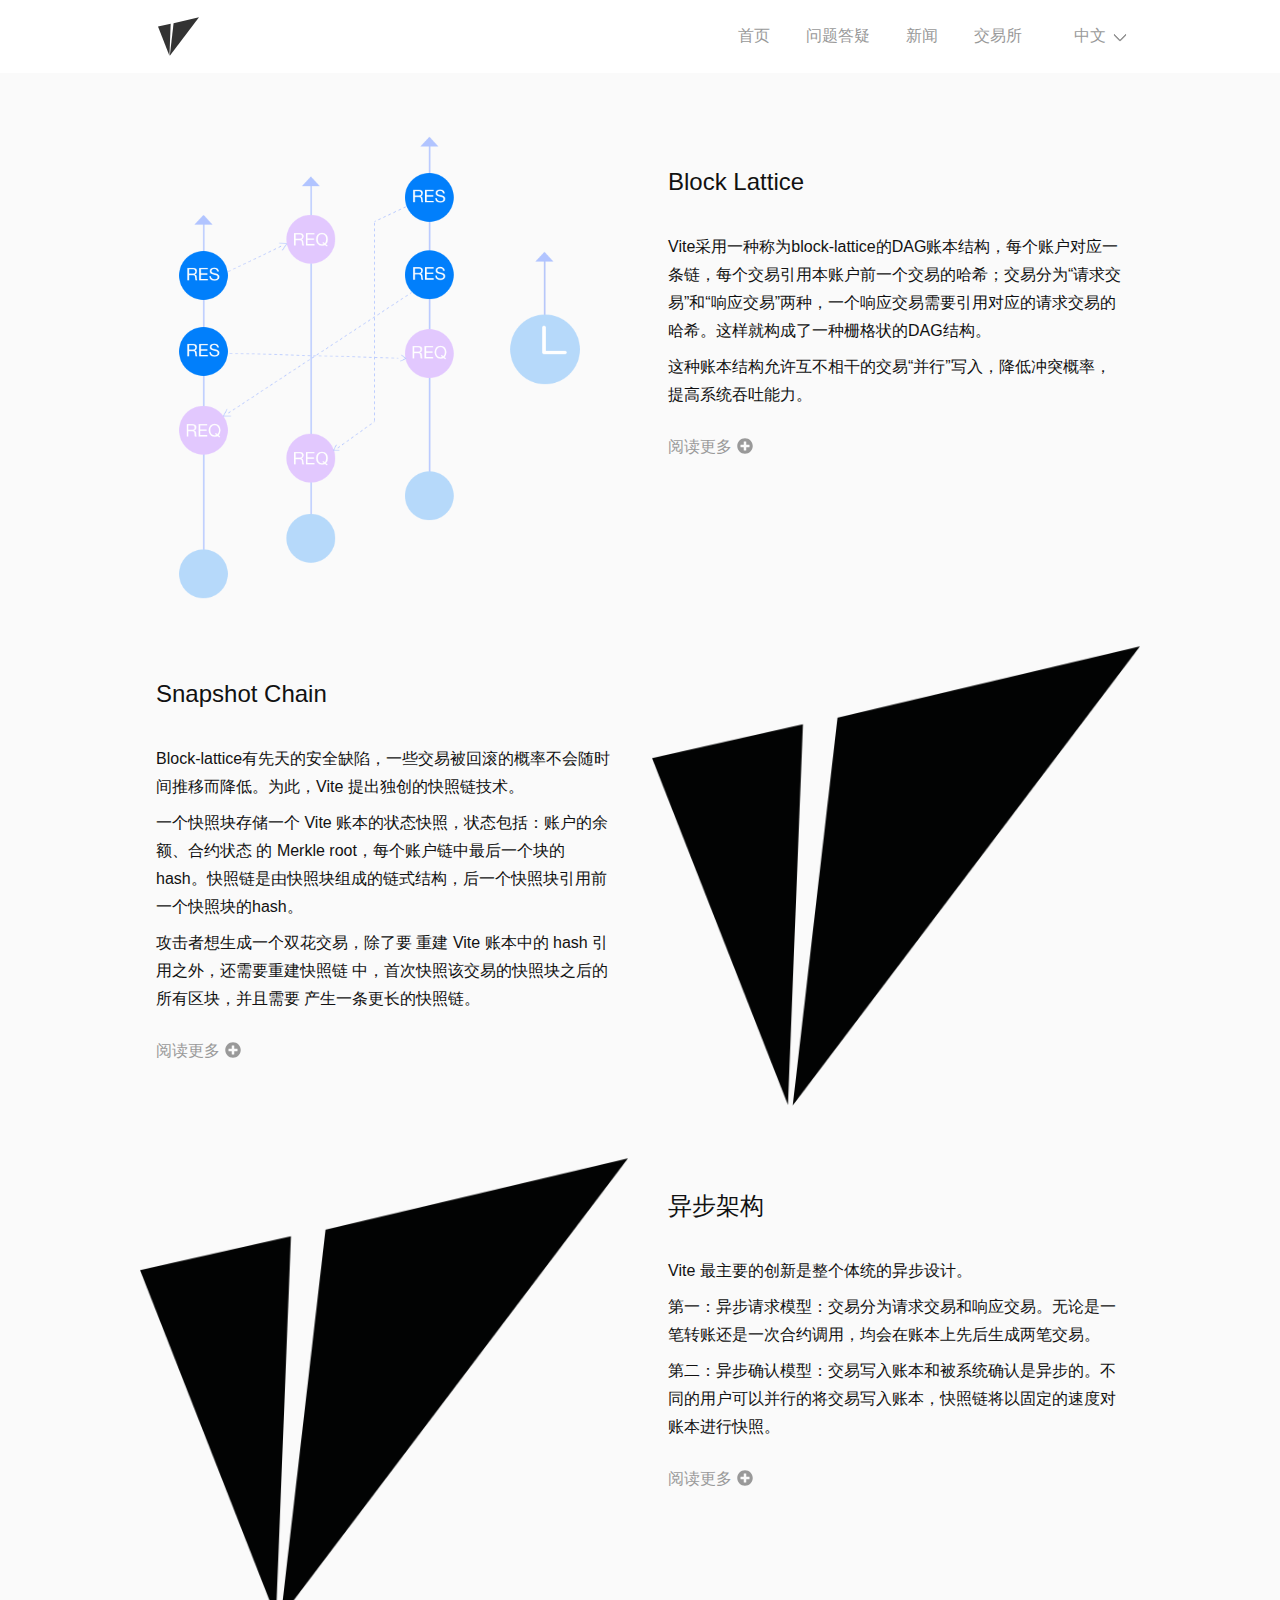
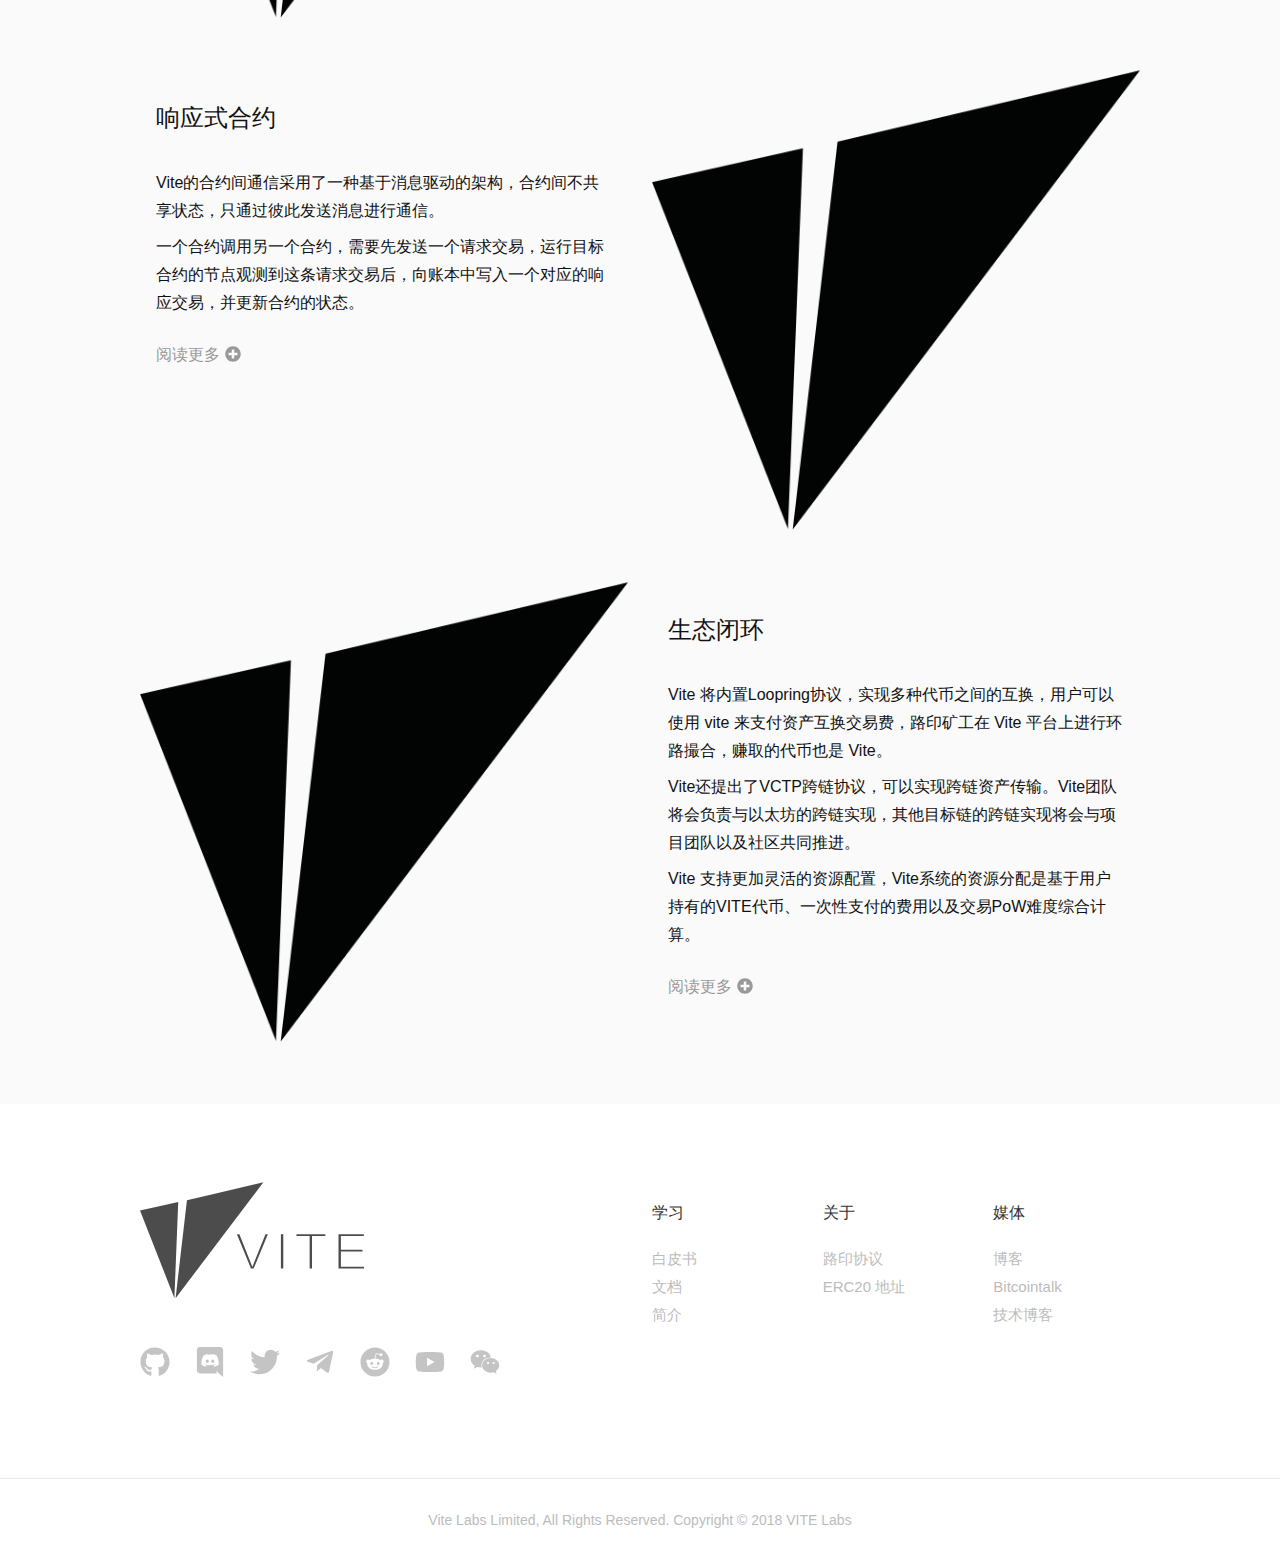
<file: zh/technology/index.html>
<!DOCTYPE html>
<html data-n-head="lang" data-n-head-ssr lang="zh">
  <head>
    <meta data-n-head="true" charset="utf-8"><meta data-n-head="true" content="width=device-width,initial-scale=1" name="viewport"><meta data-n-head="true" content="vite lab" name="author"><meta data-n-head="true" content="vite,crypto,dag,bitcoin,vitecoin,contract platform" name="keywords"><meta data-n-head="true" content="yes" name="mobile-web-app-capable" data-hid="mobile-web-app-capable"><meta data-n-head="true" content="vite.org" name="apple-mobile-web-app-title" data-hid="apple-mobile-web-app-title"><meta data-n-head="true" content="#7FB2FE" name="theme-color" data-hid="theme-color"><meta data-n-head="true" content="Vite核心技术：DAG、Snapchat Chain、异步架构、响应式合约、配额租赁、集成路印协议、定时调度、合约升级、solidity++" name="description" data-hid="description"><meta data-n-head="true" content="MyUvG14lvMm-nYCWoXYE9NT21vRda-kIT6xMETrGqZk" name="google-site-verification"><meta data-n-head="true" content="核心技术 - Vite - 新一代高性能去中心化应用平台" name="og:title" data-hid="og:title"><meta data-n-head="true" content="Vite核心技术：DAG、Snapchat Chain、异步架构、响应式合约、配额租赁、集成路印协议、定时调度、合约升级、solidity++" name="og:description" data-hid="og:description"><meta data-n-head="true" content="website" name="og:type" data-hid="og:type"><meta data-n-head="true" content="https://vite.org" name="og:url" data-hid="og:url"><meta data-n-head="true" content="https://www.vite.org/icon.png" name="og:image"><meta data-n-head="true" content="summary" name="twitter:card" data-hid="twitter:card"><meta data-n-head="true" content="@vitelabs" name="twitter:site" data-hid="twitter:site"><meta data-n-head="true" content="核心技术 - Vite - 新一代高性能去中心化应用平台" name="twitter:title" data-hid="twitter:title"><meta data-n-head="true" content="Vite核心技术：DAG、Snapchat Chain、异步架构、响应式合约、配额租赁、集成路印协议、定时调度、合约升级、solidity++" name="twitter:description" data-hid="twitter:description"><meta data-n-head="true" content="Vite Logo" name="twitter:image:alt" data-hid="twitter:image:alt"><meta data-n-head="true" content="https://www.vite.org/logo_appstore.png" name="twitter:image"><title data-n-head="true">核心技术 - Vite - 新一代高性能去中心化应用平台</title><link href="/_nuxt/manifest.9a369b2c.json" rel="manifest" data-n-head="true"><link href="/_nuxt/icons/icon_64.ca0vQhlViSG.png" rel="shortcut icon" data-n-head="true"><link href="/_nuxt/icons/icon_512.ca0vQhlViSG.png" rel="apple-touch-icon" data-n-head="true" sizes="512x512"><link href="/technology" rel="alternate" data-n-head="true" data-hid="alternate-hreflang-undefined" hreflang><link href="/zh/technology" rel="alternate" data-n-head="true" data-hid="alternate-hreflang-undefined" hreflang><script src="https://hm.baidu.com/hm.js?84d0d7aff86074ac33b30b38c222f2c0" data-n-head="true"></script><script data-n-head="true" type="application/ld+json">{"@context":"http://schema.org","@type":"Organization","url":"https://vite.org","name":"Vite labs.","description":"Vite核心技术：DAG、Snapchat Chain、异步架构、响应式合约、配额租赁、集成路印协议、定时调度、合约升级、solidity++","image":"https://vite.org/icon.png","brand":{"@type":"Brand","name":"VITE","logo":"https://vite.org/icon.png"},"sameAs":["https://twitter.com/vitelabs"]}</script><link href="/_nuxt/manifest.ed313d6c73c762094335.js" rel="preload" as="script"><link href="/_nuxt/vendor.e135c354f929e7337a29.js" rel="preload" as="script"><link href="/_nuxt/app.9bb09544795246bc65b2.js" rel="preload" as="script"><link href="/_nuxt/app.7aad3ed11efcd6ca9aa3ffb62d283c1d.css" rel="preload" as="style"><link href="/_nuxt/layouts/default.fd04c2dadcf2b1cf1d64.js" rel="preload" as="script"><link href="/_nuxt/4.29a835006d6b42d17461.js" rel="preload" as="script"><link href="/_nuxt/lang-zh.2352e8cc65621cdb16b5.js" rel="prefetch"><link href="/_nuxt/lang-en.bf9c09283a50ba5c662c.js" rel="prefetch"><link href="/_nuxt/2.3a13d92aeaea166e1620.js" rel="prefetch"><link href="/_nuxt/5.4cb0f93d4cadd9900056.js" rel="prefetch"><link href="/_nuxt/6.f031bb96c2bbec660251.js" rel="prefetch"><link href="/_nuxt/pointSet.33fd0a56ef3b2de109a0.js" rel="prefetch"><link href="/_nuxt/three.1904cec2a37cdd7783c7.js" rel="prefetch"><link href="/_nuxt/app.7aad3ed11efcd6ca9aa3ffb62d283c1d.css" rel="stylesheet"><style data-vue-ssr-id="367e64a2:0">.nuxt-content[data-v-314f53c6]{margin-top:72px}.nuxt-content.is-index-page[data-v-314f53c6]{margin-top:0}.navbar[data-v-314f53c6]{border-bottom:1px solid transparent;z-index:222222}.navbar.headroom--not-top[data-v-314f53c6]{border-bottom:1px solid rgba(0,0,0,.05)}@media screen and (min-width:1024px){.navbar.is-index-page.headroom--top[data-v-314f53c6]{background:0 0}}.navbar .navbar-brand[data-v-314f53c6]{height:72px}.navbar .navbar-brand .nav-item[data-v-314f53c6]{height:100%}.navbar .navbar-brand .nav-item.nav-item-logo .logo[data-v-314f53c6]{height:41px;color:#333}@media screen and (max-width:1023px){.navbar .navbar-brand .nav-item.nav-item-logo .logo[data-v-314f53c6]{height:22px}}.navbar .navbar-brand .nav-item.nav-item-logo:hover .logo[data-v-314f53c6]{color:#1580e3}.navbar .nav-item[data-v-314f53c6]{padding:.5rem 18px;color:#999;font-family:PingFangSC-Medium,Arial,Sans-serif}.navbar .nav-item.active[data-v-314f53c6],.navbar .nav-item[data-v-314f53c6]:hover{color:#333}@media screen and (min-width:1024px){.navbar .navbar-menu[data-v-314f53c6]{height:auto!important}}@media screen and (max-width:1023px){.nuxt-content[data-v-314f53c6]{margin-top:41px}.navbar[data-v-314f53c6]{min-height:40px;height:auto}.navbar .navbar-brand[data-v-314f53c6]{min-height:40px;height:40px}.navbar .navbar-brand .logo[data-v-314f53c6]{height:22px;transition:transform .4s ease-in-out}.navbar .navbar-brand .navbar-burger[data-v-314f53c6]{height:40px;width:49px}.navbar .navbar-brand .navbar-burger span[data-v-314f53c6]{width:19px;right:50%;left:auto;margin-right:-10px;transition:all .3s ease-in-out}.navbar .navbar-brand .navbar-burger span[data-v-314f53c6]:nth-child(2){width:15px}.navbar .is-open .navbar-brand .logo[data-v-314f53c6]{transform:rotate(30deg)}.navbar .is-open .navbar-brand .navbar-burger span[data-v-314f53c6]:nth-child(2){width:19px}.navbar .is-open .navbar-brand .navbar-burger span[data-v-314f53c6]:first-child,.navbar .is-open .navbar-brand .navbar-burger span[data-v-314f53c6]:nth-child(3){width:9px;margin-right:-5px}.navbar .nav-item[data-v-314f53c6]{padding:11px 16px;font-size:14px}.navbar .navbar-menu[data-v-314f53c6]{padding:0 32px;transition:all .5s ease-in-out}.navbar .navbar-menu[data-v-314f53c6]:not(.is-active){height:0;overflow-y:hidden;display:block}.navbar .navbar-menu .navbar-end[data-v-314f53c6]{padding:.5rem 0}.navbar .navbar-menu .nav-item[data-v-314f53c6]{height:48px;padding-left:0}.navbar .navbar-menu .line[data-v-314f53c6]{height:1px;margin:.5rem 0;background:rgba(0,0,0,.05);padding:0}.navbar>.container[data-v-314f53c6]{min-height:40px;height:auto}}</style><style data-vue-ssr-id="8575ad82:0"></style><style data-vue-ssr-id="90d9ace0:0">.lang-btn .dropdown-trigger button[data-v-01d7e604]{color:#999;background:0 0;padding:0 1rem 0 0;border-radius:.35rem;height:2.5rem;border:transparent;font-family:PingFangSC-Medium,Arial,Sans-serif}@media screen and (max-width:1023px){.lang-btn .dropdown-trigger button[data-v-01d7e604]{font-size:14px}}.lang-btn .dropdown-trigger button[data-v-01d7e604]:focus{border:none;box-shadow:none}.lang-btn .dropdown-trigger button[data-v-01d7e604]:hover{color:#333}.lang-btn .dropdown-menu .dropdown-content .dropdown-item[data-v-01d7e604]{color:rgba(0,0,0,.8)}.lang-btn .dropdown-menu .dropdown-content .dropdown-item[data-v-01d7e604]:hover{color:rgba(0,0,0,.9)}</style><style data-vue-ssr-id="efdc0720:0">.lang-btn .dropdown-trigger button[data-v-4f08d1b6]{color:#999;background:0 0;padding:0 1rem 0 0;border-radius:.35rem;height:2.5rem;border:transparent;font-family:PingFangSC-Medium,Arial,Sans-serif}@media screen and (max-width:1023px){.lang-btn .dropdown-trigger button[data-v-4f08d1b6]{font-size:14px}}.lang-btn .dropdown-trigger button[data-v-4f08d1b6]:focus{border:none;box-shadow:none}.lang-btn .dropdown-trigger button[data-v-4f08d1b6]:hover{color:#333}.lang-btn .dropdown-trigger button[data-v-4f08d1b6]:after{border:2px solid #999;margin-top:-.375em;right:-.2rem;border-radius:2px;border-right:0;border-top:0;content:" ";display:block;height:.625em;pointer-events:none;position:absolute;top:50%;transform:rotate(-45deg);transform-origin:center;width:.625em}.lang-btn .dropdown-menu .dropdown-content .dropdown-item[data-v-4f08d1b6]{color:rgba(0,0,0,.8)}.lang-btn .dropdown-menu .dropdown-content .dropdown-item[data-v-4f08d1b6]:hover{color:rgba(0,0,0,.9)}</style><style data-vue-ssr-id="7486132e:0">.section[data-v-3a2e5845]{background:#fafafa}@media screen and (max-width:1023px){.section[data-v-3a2e5845]{padding-top:5.25rem}}</style><style data-vue-ssr-id="0e5e145c:0">.row-reverse[data-v-23eaa971]{flex-direction:row-reverse}.tech-item-wrapper .tech-img-wrapper[data-v-23eaa971]{max-height:50rem;height:auto}.tech-item-wrapper .tech-img-wrapper img[data-v-23eaa971]{max-height:50rem;height:auto;width:100%}.tech-item-wrapper .tech-item-detail>h3[data-v-23eaa971]{font-size:1.5rem;color:#111;line-height:1.81rem;font-weight:400;margin-bottom:1.25rem;padding:3rem 1rem 1rem}.tech-item-wrapper .tech-item-detail>p[data-v-23eaa971]{padding:0 1rem .5rem;line-height:1.75rem;color:#111;font-size:1rem;font-weight:200}.tech-item-wrapper .tech-item-detail>p[data-v-23eaa971]:last-child{margin-top:1rem}</style><style data-vue-ssr-id="444645d2:0">.icon[data-v-468f98e6]{font-size:1rem;height:inherit;margin-left:.3rem}a[data-v-468f98e6]{color:#999}a[data-v-468f98e6]:hover{color:rgba(0,0,0,.6)}</style><style data-vue-ssr-id="47ae5177:0">.footer[data-v-0d2d6594]:first-child{padding-top:78px;border-bottom:1px solid rgba(0,0,0,.08)}@media screen and (max-width:1023px){.footer[data-v-0d2d6594]:first-child{padding-top:35px}}.footer[data-v-0d2d6594]:last-child{padding:31px}@media screen and (max-width:1023px){.footer[data-v-0d2d6594]:last-child{padding:15px}}.footer.all-rights[data-v-0d2d6594]{font-size:14px;font-family:PingFangSC-Medium,Arial,Sans-serif;color:#bcbcbc;line-height:20px;text-align:center}@media screen and (max-width:1023px){.footer.all-rights[data-v-0d2d6594]{font-size:12px;line-height:17px}}.footer .link-tab[data-v-0d2d6594]{padding-top:30px}@media screen and (max-width:768px){.footer .logo-wrapper[data-v-0d2d6594]{display:flex}.footer .logo-wrapper .logo[data-v-0d2d6594]{flex:1}}.footer .logo-wrapper .logo[data-v-0d2d6594]{margin-bottom:42px;height:116px;width:auto;color:rgba(0,0,0,.7)}.footer .logo-wrapper .logo[data-v-0d2d6594]:hover{color:#1580e3}@media screen and (max-width:1023px){.footer .logo-wrapper .logo[data-v-0d2d6594]{height:78px;margin-bottom:22px}}@media screen and (max-width:768px){.footer .icon-links-wrapper[data-v-0d2d6594]{text-align:center}}.footer .icon-links-wrapper>a[data-v-0d2d6594],.footer .icon-links-wrapper[data-v-0d2d6594] .v-popover{margin-left:25px}.footer .icon-links-wrapper>a svg[data-v-0d2d6594],.footer .icon-links-wrapper[data-v-0d2d6594] .v-popover svg{width:30px;height:30px;color:#c4c4c4}.footer .icon-links-wrapper>a svg[data-v-0d2d6594]:hover,.footer .icon-links-wrapper[data-v-0d2d6594] .v-popover svg:hover{color:#1580e3}@media screen and (max-width:1023px){.footer .icon-links-wrapper>a svg[data-v-0d2d6594],.footer .icon-links-wrapper[data-v-0d2d6594] .v-popover svg{width:24px;height:24px}}@media screen and (max-width:1023px){.footer .icon-links-wrapper>a[data-v-0d2d6594],.footer .icon-links-wrapper[data-v-0d2d6594] .v-popover{margin-left:19px}}.footer .icon-links-wrapper>a[data-v-0d2d6594]:first-child,.footer .icon-links-wrapper[data-v-0d2d6594] .v-popover:first-child{margin-left:0}.footer .links-wrapper[data-v-0d2d6594]{line-height:1.75rem}@media screen and (max-width:768px){.footer .links-wrapper[data-v-0d2d6594]{text-align:center}}.footer .links-wrapper>div[data-v-0d2d6594]:first-child{font-size:16px;font-family:PingFangSC-Medium,Arial,Sans-serif;color:#333;margin-bottom:20px;line-height:25px}@media screen and (max-width:1023px){.footer .links-wrapper>div[data-v-0d2d6594]:first-child{font-size:15px;line-height:21px;margin-bottom:18px}}.footer .links-wrapper ul li a[data-v-0d2d6594]{font-size:16px;font-family:PingFangSC-Medium,Arial,Sans-serif;color:#bcbcbc;line-height:25px}@media screen and (max-width:1023px){.footer .links-wrapper ul li a[data-v-0d2d6594]{font-size:14px;line-height:20px}}@media screen and (min-width:1024px) and (max-width:1407px){.footer .links-wrapper ul li a[data-v-0d2d6594]{font-size:15px}}.footer .links-wrapper ul li a[data-v-0d2d6594]:hover{color:#1580e3}</style><style data-vue-ssr-id="32b11219:0">svg[data-v-05d4cbf4]{width:170px;height:88px}</style><style data-vue-ssr-id="6e912e3b:0">.v-popover .popover-inner{max-width:300px}</style><style data-vue-ssr-id="7ea1d487:0">img[data-v-785ec8dc]{max-width:200px;width:200px}.icon[data-v-785ec8dc]{height:100%;width:100%;color:#c4c4c4}.icon[data-v-785ec8dc]:hover{color:#1580e3}.no-ssr[data-v-785ec8dc],.v-popover[data-v-785ec8dc]{display:inline-block;height:30px;width:30px;margin-left:20px}.item-wrapper[data-v-785ec8dc]{display:flex;flex-direction:row;justify-content:space-around;flex-wrap:wrap}.item-wrapper>div[data-v-785ec8dc]{padding:5px}.item-wrapper>div .tag[data-v-785ec8dc]{background:0 0}.item-wrapper>div .tag[data-v-785ec8dc]:hover{background:#0072e3;color:#fff;border-radius:2px;text-decoration:none}</style><style data-vue-ssr-id="54eee63c:0">img[data-v-078d6541]{max-width:200px;width:200px}.icon[data-v-078d6541]{height:100%;width:100%;color:#c4c4c4}.icon[data-v-078d6541]:hover{color:#1580e3}.no-ssr[data-v-078d6541],.v-popover[data-v-078d6541]{display:inline-block;height:30px;width:30px;margin-left:20px}</style>
  </head>
  <body data-n-head="">
    <div id="__nuxt" data-server-rendered="true"><div class="nuxt-progress" style="width:0%;height:2px;background-color:#7fb2fe;opacity:0"></div><div id="__layout"><div data-v-314f53c6><div class="navbar headroom is-technology-page" data-v-314f53c6><div class="container is-widescreen" data-v-314f53c6><div class="navbar-brand" data-v-314f53c6><div data-v-314f53c6><a href="/zh" class="navbar-item nav-item nav-item-logo nuxt-link-active" data-v-314f53c6><svg class="logo" viewBox="0 0 1024 1024" xmlns="http://www.w3.org/2000/svg" style="enable-background:new 0 0 1024 1024" version="1.1" x="0px" xml:space="preserve" xmlns:xlink="http://www.w3.org/1999/xlink" y="0px" data-v-314f53c6 data-v-ac7b7132 id="Layer_1"><g fill="currentColor" data-v-ac7b7132><polygon class="st0" points="0,265 285.3,992.6 316.9,193.8 	" data-v-ac7b7132 id="Fill-1"></polygon><polygon class="st0" points="389.3,180.1 295.3,993.7 1024,30.3 	" data-v-ac7b7132 id="Fill-2"></polygon></g></svg></a></div><div class="navbar-burger" data-v-314f53c6><span data-v-314f53c6></span><span data-v-314f53c6></span><span data-v-314f53c6></span></div></div><div class="navbar-menu" data-v-314f53c6 style="height:0"><div class="navbar-end" data-v-314f53c6><a href="/zh" class="nav-item text-hover-transition nuxt-link-active" data-v-314f53c6>
              首页
            </a><a href="/zh/faq" class="nav-item text-hover-transition" data-v-314f53c6>
              问题答疑
            </a><a target="_blank" href="https://medium.com/vitelabs" class="nav-item text-hover-transition" data-v-314f53c6>新闻</a><div class="line is-hidden-desktop" data-v-314f53c6></div><div class="nav-item" data-v-314f53c6><div class="dropdown lang-btn is-hoverable" data-v-314f53c6 data-v-01d7e604><div class="dropdown-trigger" data-v-01d7e604><button class="button" data-v-01d7e604><span data-v-01d7e604>交易所</span></button></div><div class="dropdown-menu" data-v-01d7e604 id="lang-dropdown-menu" role="menu"><div class="dropdown-content" data-v-01d7e604><a target="_blank" href="https://www.okex.com/spot/trade#product=vite_eth" class="dropdown-item" data-v-01d7e604>
          OKEX.COM
        </a></div></div></div></div><div class="nav-item" data-v-314f53c6><div class="dropdown lang-btn is-hoverable" data-v-314f53c6 data-v-4f08d1b6><div class="dropdown-trigger" data-v-4f08d1b6><button class="button" aria-controls="lang-dropdown-menu" aria-haspopup="true" data-v-4f08d1b6><span data-v-4f08d1b6>中文</span></button></div><div class="dropdown-menu" data-v-4f08d1b6 id="lang-dropdown-menu" role="menu"><div class="dropdown-content" data-v-4f08d1b6><a href="/technology" class="dropdown-item" data-v-4f08d1b6>
          English
        </a><!----></div></div></div></div></div></div></div></div><div class="nuxt-content is-technology-page" data-v-314f53c6><section data-v-314f53c6 class="section" data-v-3a2e5845><div class="container" data-v-3a2e5845><div class="container" data-v-23eaa971 data-v-3a2e5845><div class="columns tech-item-wrapper" data-v-23eaa971><div class="column" data-v-23eaa971><div class="tech-img-wrapper image" data-v-23eaa971><img alt data-v-23eaa971 src="/_nuxt/img/block_lattice.adba293.png"></div></div><div class="column tech-item-detail" data-v-23eaa971><h3 data-v-23eaa971>Block Lattice</h3><p data-v-23eaa971>
        Vite采用一种称为block-lattice的DAG账本结构，每个账户对应一条链，每个交易引用本账户前一个交易的哈希；交易分为“请求交易”和“响应交易”两种，一个响应交易需要引用对应的请求交易的哈希。这样就构成了一种栅格状的DAG结构。
      <p data-v-23eaa971>
        这种账本结构允许互不相干的交易“并行”写入，降低冲突概率，提高系统吞吐能力。
      <p data-v-23eaa971><a target="_blank" href="http://doc.vite.org" data-v-23eaa971 data-v-468f98e6><span data-v-468f98e6>阅读更多</span><svg class="icon svg-inline--fa fa-plus-circle fa-w-16" viewBox="0 0 512 512" xmlns="http://www.w3.org/2000/svg" aria-hidden="true" data-icon="plus-circle" data-prefix="fas" role="img" data-v-468f98e6 data-v-468f98e6><path d="M256 8C119 8 8 119 8 256s111 248 248 248 248-111 248-248S393 8 256 8zm144 276c0 6.6-5.4 12-12 12h-92v92c0 6.6-5.4 12-12 12h-56c-6.6 0-12-5.4-12-12v-92h-92c-6.6 0-12-5.4-12-12v-56c0-6.6 5.4-12 12-12h92v-92c0-6.6 5.4-12 12-12h56c6.6 0 12 5.4 12 12v92h92c6.6 0 12 5.4 12 12v56z" fill="currentColor" data-v-468f98e6 data-v-468f98e6></path></svg></a></div></div><div class="columns tech-item-wrapper row-reverse" data-v-23eaa971><div class="column" data-v-23eaa971><div class="tech-img-wrapper image" data-v-23eaa971><img alt data-v-23eaa971 src="/icon.png"></div></div><div class="column tech-item-detail" data-v-23eaa971><h3 data-v-23eaa971>Snapshot Chain</h3><p data-v-23eaa971>
        Block-lattice有先天的安全缺陷，一些交易被回滚的概率不会随时间推移而降低。为此，Vite 提出独创的快照链技术。
      <p data-v-23eaa971>
        一个快照块存储一个 Vite 账本的状态快照，状态包括：账户的余额、合约状态 的 Merkle root，每个账户链中最后一个块的 hash。快照链是由快照块组成的链式结构，后一个快照块引用前一个快照块的hash。
      <p data-v-23eaa971>
        攻击者想生成一个双花交易，除了要 重建 Vite 账本中的 hash 引用之外，还需要重建快照链 中，首次快照该交易的快照块之后的所有区块，并且需要 产生一条更长的快照链。
      <p data-v-23eaa971><a target="_blank" href="http://doc.vite.org" data-v-23eaa971 data-v-468f98e6><span data-v-468f98e6>阅读更多</span><svg class="icon svg-inline--fa fa-plus-circle fa-w-16" viewBox="0 0 512 512" xmlns="http://www.w3.org/2000/svg" aria-hidden="true" data-icon="plus-circle" data-prefix="fas" role="img" data-v-468f98e6 data-v-468f98e6><path d="M256 8C119 8 8 119 8 256s111 248 248 248 248-111 248-248S393 8 256 8zm144 276c0 6.6-5.4 12-12 12h-92v92c0 6.6-5.4 12-12 12h-56c-6.6 0-12-5.4-12-12v-92h-92c-6.6 0-12-5.4-12-12v-56c0-6.6 5.4-12 12-12h92v-92c0-6.6 5.4-12 12-12h56c6.6 0 12 5.4 12 12v92h92c6.6 0 12 5.4 12 12v56z" fill="currentColor" data-v-468f98e6 data-v-468f98e6></path></svg></a></div></div><div class="columns tech-item-wrapper" data-v-23eaa971><div class="column" data-v-23eaa971><div class="tech-img-wrapper image" data-v-23eaa971><img alt data-v-23eaa971 src="/icon.png"></div></div><div class="column tech-item-detail" data-v-23eaa971><h3 data-v-23eaa971>异步架构</h3><p data-v-23eaa971>
        Vite 最主要的创新是整个体统的异步设计。
      <p data-v-23eaa971>
        第一：异步请求模型：交易分为请求交易和响应交易。无论是一笔转账还是一次合约调用，均会在账本上先后生成两笔交易。
      <p data-v-23eaa971>
        第二：异步确认模型：交易写入账本和被系统确认是异步的。不同的用户可以并行的将交易写入账本，快照链将以固定的速度对账本进行快照。
      <p data-v-23eaa971><a target="_blank" data-v-23eaa971 data-v-468f98e6><span data-v-468f98e6>阅读更多</span><svg class="icon svg-inline--fa fa-plus-circle fa-w-16" viewBox="0 0 512 512" xmlns="http://www.w3.org/2000/svg" aria-hidden="true" data-icon="plus-circle" data-prefix="fas" role="img" data-v-468f98e6 data-v-468f98e6><path d="M256 8C119 8 8 119 8 256s111 248 248 248 248-111 248-248S393 8 256 8zm144 276c0 6.6-5.4 12-12 12h-92v92c0 6.6-5.4 12-12 12h-56c-6.6 0-12-5.4-12-12v-92h-92c-6.6 0-12-5.4-12-12v-56c0-6.6 5.4-12 12-12h92v-92c0-6.6 5.4-12 12-12h56c6.6 0 12 5.4 12 12v92h92c6.6 0 12 5.4 12 12v56z" fill="currentColor" data-v-468f98e6 data-v-468f98e6></path></svg></a></div></div><div class="columns tech-item-wrapper row-reverse" data-v-23eaa971><div class="column" data-v-23eaa971><div class="tech-img-wrapper image" data-v-23eaa971><img alt data-v-23eaa971 src="/icon.png"></div></div><div class="column tech-item-detail" data-v-23eaa971><h3 data-v-23eaa971>响应式合约</h3><p data-v-23eaa971>
        Vite的合约间通信采用了一种基于消息驱动的架构，合约间不共享状态，只通过彼此发送消息进行通信。
      <p data-v-23eaa971>
        一个合约调用另一个合约，需要先发送一个请求交易，运行目标合约的节点观测到这条请求交易后，向账本中写入一个对应的响应交易，并更新合约的状态。
      <p data-v-23eaa971><a target="_blank" data-v-23eaa971 data-v-468f98e6><span data-v-468f98e6>阅读更多</span><svg class="icon svg-inline--fa fa-plus-circle fa-w-16" viewBox="0 0 512 512" xmlns="http://www.w3.org/2000/svg" aria-hidden="true" data-icon="plus-circle" data-prefix="fas" role="img" data-v-468f98e6 data-v-468f98e6><path d="M256 8C119 8 8 119 8 256s111 248 248 248 248-111 248-248S393 8 256 8zm144 276c0 6.6-5.4 12-12 12h-92v92c0 6.6-5.4 12-12 12h-56c-6.6 0-12-5.4-12-12v-92h-92c-6.6 0-12-5.4-12-12v-56c0-6.6 5.4-12 12-12h92v-92c0-6.6 5.4-12 12-12h56c6.6 0 12 5.4 12 12v92h92c6.6 0 12 5.4 12 12v56z" fill="currentColor" data-v-468f98e6 data-v-468f98e6></path></svg></a></div></div><div class="columns tech-item-wrapper" data-v-23eaa971><div class="column" data-v-23eaa971><div class="tech-img-wrapper image" data-v-23eaa971><img alt data-v-23eaa971 src="/icon.png"></div></div><div class="column tech-item-detail" data-v-23eaa971><h3 data-v-23eaa971>生态闭环</h3><p data-v-23eaa971>
        Vite 将内置Loopring协议，实现多种代币之间的互换，用户可以使用 vite 来支付资产互换交易费，路印矿工在 Vite 平台上进行环路撮合，赚取的代币也是 Vite。
      <p data-v-23eaa971>
        Vite还提出了VCTP跨链协议，可以实现跨链资产传输。Vite团队将会负责与以太坊的跨链实现，其他目标链的跨链实现将会与项目团队以及社区共同推进。
      <p data-v-23eaa971>
        Vite 支持更加灵活的资源配置，Vite系统的资源分配是基于用户持有的VITE代币、一次性支付的费用以及交易PoW难度综合计算。
      <p data-v-23eaa971><a target="_blank" data-v-23eaa971 data-v-468f98e6><span data-v-468f98e6>阅读更多</span><svg class="icon svg-inline--fa fa-plus-circle fa-w-16" viewBox="0 0 512 512" xmlns="http://www.w3.org/2000/svg" aria-hidden="true" data-icon="plus-circle" data-prefix="fas" role="img" data-v-468f98e6 data-v-468f98e6><path d="M256 8C119 8 8 119 8 256s111 248 248 248 248-111 248-248S393 8 256 8zm144 276c0 6.6-5.4 12-12 12h-92v92c0 6.6-5.4 12-12 12h-56c-6.6 0-12-5.4-12-12v-92h-92c-6.6 0-12-5.4-12-12v-56c0-6.6 5.4-12 12-12h92v-92c0-6.6 5.4-12 12-12h56c6.6 0 12 5.4 12 12v92h92c6.6 0 12 5.4 12 12v56z" fill="currentColor" data-v-468f98e6 data-v-468f98e6></path></svg></a></div></div></div></div></section></div><section data-v-314f53c6 data-v-0d2d6594><footer class="footer" data-v-0d2d6594><div class="container" data-v-0d2d6594><div class="columns" data-v-0d2d6594><div class="column icon-wrapper is-half" data-v-0d2d6594><div class="logo-wrapper" data-v-0d2d6594><svg class="logo" viewBox="0 0 170 88" xmlns="http://www.w3.org/2000/svg" data-v-0d2d6594 data-v-05d4cbf4 style="enable-background:new 0 0 170 88" version="1.1" x="0px" xml:space="preserve" xmlns:xlink="http://www.w3.org/1999/xlink" y="0px"><g fill="currentColor" data-v-05d4cbf4><polygon class="st0" points="0,21.6 26.1,88.1 29,15.1 	" data-v-05d4cbf4></polygon><polygon class="st0" points="35.6,13.9 27,88.2 93.6,0.2 	" data-v-05d4cbf4></polygon><polygon class="st0" points="85.3,64.3 85.2,64.3 75.4,39.6 73.5,39.6 84.2,65.7 86.2,65.7 97,39.6 95.2,39.6 	" data-v-05d4cbf4></polygon><rect class="st0" data-v-05d4cbf4 height="26" width="1.8" x="106.9" y="39.6"></rect><polygon class="st0" points="118.7,41 128.7,41 128.7,65.7 130.5,65.7 130.5,41 140.6,41 140.6,39.6 118.7,39.6 	" data-v-05d4cbf4></polygon><polygon class="st0" points="152.4,64.3 152.4,52.8 168.8,52.8 168.8,51.4 152.4,51.4 152.4,41 169.8,41 169.8,39.6 150.6,39.6
        150.6,65.7 170,65.7 170,64.3 	" data-v-05d4cbf4></polygon></g></svg></div><div class="icon-links-wrapper" data-v-0d2d6594><a target="_blank" href="https://github.com/vitelabs" class="text-hover-transition" data-v-0d2d6594><svg class="icon svg-inline--fa fa-github fa-w-16" viewBox="0 0 496 512" xmlns="http://www.w3.org/2000/svg" aria-hidden="true" data-icon="github" data-prefix="fab" role="img" data-v-0d2d6594 data-v-0d2d6594><path d="M165.9 397.4c0 2-2.3 3.6-5.2 3.6-3.3.3-5.6-1.3-5.6-3.6 0-2 2.3-3.6 5.2-3.6 3-.3 5.6 1.3 5.6 3.6zm-31.1-4.5c-.7 2 1.3 4.3 4.3 4.9 2.6 1 5.6 0 6.2-2s-1.3-4.3-4.3-5.2c-2.6-.7-5.5.3-6.2 2.3zm44.2-1.7c-2.9.7-4.9 2.6-4.6 4.9.3 2 2.9 3.3 5.9 2.6 2.9-.7 4.9-2.6 4.6-4.6-.3-1.9-3-3.2-5.9-2.9zM244.8 8C106.1 8 0 113.3 0 252c0 110.9 69.8 205.8 169.5 239.2 12.8 2.3 17.3-5.6 17.3-12.1 0-6.2-.3-40.4-.3-61.4 0 0-70 15-84.7-29.8 0 0-11.4-29.1-27.8-36.6 0 0-22.9-15.7 1.6-15.4 0 0 24.9 2 38.6 25.8 21.9 38.6 58.6 27.5 72.9 20.9 2.3-16 8.8-27.1 16-33.7-55.9-6.2-112.3-14.3-112.3-110.5 0-27.5 7.6-41.3 23.6-58.9-2.6-6.5-11.1-33.3 2.6-67.9 20.9-6.5 69 27 69 27 20-5.6 41.5-8.5 62.8-8.5s42.8 2.9 62.8 8.5c0 0 48.1-33.6 69-27 13.7 34.7 5.2 61.4 2.6 67.9 16 17.7 25.8 31.5 25.8 58.9 0 96.5-58.9 104.2-114.8 110.5 9.2 7.9 17 22.9 17 46.4 0 33.7-.3 75.4-.3 83.6 0 6.5 4.6 14.4 17.3 12.1C428.2 457.8 496 362.9 496 252 496 113.3 383.5 8 244.8 8zM97.2 352.9c-1.3 1-1 3.3.7 5.2 1.6 1.6 3.9 2.3 5.2 1 1.3-1 1-3.3-.7-5.2-1.6-1.6-3.9-2.3-5.2-1zm-10.8-8.1c-.7 1.3.3 2.9 2.3 3.9 1.6 1 3.6.7 4.3-.7.7-1.3-.3-2.9-2.3-3.9-2-.6-3.6-.3-4.3.7zm32.4 35.6c-1.6 1.3-1 4.3 1.3 6.2 2.3 2.3 5.2 2.6 6.5 1 1.3-1.3.7-4.3-1.3-6.2-2.2-2.3-5.2-2.6-6.5-1zm-11.4-14.7c-1.6 1-1.6 3.6 0 5.9 1.6 2.3 4.3 3.3 5.6 2.3 1.6-1.3 1.6-3.9 0-6.2-1.4-2.3-4-3.3-5.6-2z" fill="currentColor" data-v-0d2d6594 data-v-0d2d6594></path></svg></a><a target="_blank" href="https://discordapp.com/invite/CsVY76q" class="text-hover-transition" data-v-0d2d6594><svg class="icon svg-inline--fa fa-discord fa-w-14" viewBox="0 0 448 512" xmlns="http://www.w3.org/2000/svg" aria-hidden="true" data-icon="discord" data-prefix="fab" role="img" data-v-0d2d6594 data-v-0d2d6594><path d="M297.216 243.2c0 15.616-11.52 28.416-26.112 28.416-14.336 0-26.112-12.8-26.112-28.416s11.52-28.416 26.112-28.416c14.592 0 26.112 12.8 26.112 28.416zm-119.552-28.416c-14.592 0-26.112 12.8-26.112 28.416s11.776 28.416 26.112 28.416c14.592 0 26.112-12.8 26.112-28.416.256-15.616-11.52-28.416-26.112-28.416zM448 52.736V512c-64.494-56.994-43.868-38.128-118.784-107.776l13.568 47.36H52.48C23.552 451.584 0 428.032 0 398.848V52.736C0 23.552 23.552 0 52.48 0h343.04C424.448 0 448 23.552 448 52.736zm-72.96 242.688c0-82.432-36.864-149.248-36.864-149.248-36.864-27.648-71.936-26.88-71.936-26.88l-3.584 4.096c43.52 13.312 63.744 32.512 63.744 32.512-60.811-33.329-132.244-33.335-191.232-7.424-9.472 4.352-15.104 7.424-15.104 7.424s21.248-20.224 67.328-33.536l-2.56-3.072s-35.072-.768-71.936 26.88c0 0-36.864 66.816-36.864 149.248 0 0 21.504 37.12 78.08 38.912 0 0 9.472-11.52 17.152-21.248-32.512-9.728-44.8-30.208-44.8-30.208 3.766 2.636 9.976 6.053 10.496 6.4 43.21 24.198 104.588 32.126 159.744 8.96 8.96-3.328 18.944-8.192 29.44-15.104 0 0-12.8 20.992-46.336 30.464 7.68 9.728 16.896 20.736 16.896 20.736 56.576-1.792 78.336-38.912 78.336-38.912z" fill="currentColor" data-v-0d2d6594 data-v-0d2d6594></path></svg></a><a target="_blank" href="https://twitter.com/vitelabs" class="text-hover-transition" data-v-0d2d6594><svg class="icon svg-inline--fa fa-twitter fa-w-16" viewBox="0 0 512 512" xmlns="http://www.w3.org/2000/svg" aria-hidden="true" data-icon="twitter" data-prefix="fab" role="img" data-v-0d2d6594 data-v-0d2d6594><path d="M459.37 151.716c.325 4.548.325 9.097.325 13.645 0 138.72-105.583 298.558-298.558 298.558-59.452 0-114.68-17.219-161.137-47.106 8.447.974 16.568 1.299 25.34 1.299 49.055 0 94.213-16.568 130.274-44.832-46.132-.975-84.792-31.188-98.112-72.772 6.498.974 12.995 1.624 19.818 1.624 9.421 0 18.843-1.3 27.614-3.573-48.081-9.747-84.143-51.98-84.143-102.985v-1.299c13.969 7.797 30.214 12.67 47.431 13.319-28.264-18.843-46.781-51.005-46.781-87.391 0-19.492 5.197-37.36 14.294-52.954 51.655 63.675 129.3 105.258 216.365 109.807-1.624-7.797-2.599-15.918-2.599-24.04 0-57.828 46.782-104.934 104.934-104.934 30.213 0 57.502 12.67 76.67 33.137 23.715-4.548 46.456-13.32 66.599-25.34-7.798 24.366-24.366 44.833-46.132 57.827 21.117-2.273 41.584-8.122 60.426-16.243-14.292 20.791-32.161 39.308-52.628 54.253z" fill="currentColor" data-v-0d2d6594 data-v-0d2d6594></path></svg></a><div class="no-ssr no-ssr-placeholder" data-v-0d2d6594 data-v-785ec8dc><a target="_blank" data-v-785ec8dc><svg class="svg-inline--fa fa-telegram-plane fa-w-14" viewBox="0 0 448 512" xmlns="http://www.w3.org/2000/svg" aria-hidden="true" data-icon="telegram-plane" data-prefix="fab" role="img" data-v-785ec8dc><path d="M446.7 98.6l-67.6 318.8c-5.1 22.5-18.4 28.1-37.3 17.5l-103-75.9-49.7 47.8c-5.5 5.5-10.1 10.1-20.7 10.1l7.4-104.9 190.9-172.5c8.3-7.4-1.8-11.5-12.9-4.1L117.8 284 16.2 252.2c-22.1-6.9-22.5-22.1 4.6-32.7L418.2 66.4c18.4-6.9 34.5 4.1 28.5 32.2z" fill="currentColor" data-v-785ec8dc></path></svg></a></div><a target="_blank" href="https://www.reddit.com/r/vitelabs" class="text-hover-transition" data-v-0d2d6594><svg class="icon svg-inline--fa fa-reddit fa-w-16" viewBox="0 0 512 512" xmlns="http://www.w3.org/2000/svg" aria-hidden="true" data-icon="reddit" data-prefix="fab" role="img" data-v-0d2d6594 data-v-0d2d6594><path d="M201.5 305.5c-13.8 0-24.9-11.1-24.9-24.6 0-13.8 11.1-24.9 24.9-24.9 13.6 0 24.6 11.1 24.6 24.9 0 13.6-11.1 24.6-24.6 24.6zM504 256c0 137-111 248-248 248S8 393 8 256 119 8 256 8s248 111 248 248zm-132.3-41.2c-9.4 0-17.7 3.9-23.8 10-22.4-15.5-52.6-25.5-86.1-26.6l17.4-78.3 55.4 12.5c0 13.6 11.1 24.6 24.6 24.6 13.8 0 24.9-11.3 24.9-24.9s-11.1-24.9-24.9-24.9c-9.7 0-18 5.8-22.1 13.8l-61.2-13.6c-3-.8-6.1 1.4-6.9 4.4l-19.1 86.4c-33.2 1.4-63.1 11.3-85.5 26.8-6.1-6.4-14.7-10.2-24.1-10.2-34.9 0-46.3 46.9-14.4 62.8-1.1 5-1.7 10.2-1.7 15.5 0 52.6 59.2 95.2 132 95.2 73.1 0 132.3-42.6 132.3-95.2 0-5.3-.6-10.8-1.9-15.8 31.3-16 19.8-62.5-14.9-62.5zM302.8 331c-18.2 18.2-76.1 17.9-93.6 0-2.2-2.2-6.1-2.2-8.3 0-2.5 2.5-2.5 6.4 0 8.6 22.8 22.8 87.3 22.8 110.2 0 2.5-2.2 2.5-6.1 0-8.6-2.2-2.2-6.1-2.2-8.3 0zm7.7-75c-13.6 0-24.6 11.1-24.6 24.9 0 13.6 11.1 24.6 24.6 24.6 13.8 0 24.9-11.1 24.9-24.6 0-13.8-11-24.9-24.9-24.9z" fill="currentColor" data-v-0d2d6594 data-v-0d2d6594></path></svg></a><a target="_blank" href="https://www.youtube.com/channel/UC8qft2rEzBnP9yJOGdsJBVg" class="text-hover-transition" data-v-0d2d6594><svg class="icon svg-inline--fa fa-youtube fa-w-18" viewBox="0 0 576 512" xmlns="http://www.w3.org/2000/svg" aria-hidden="true" data-icon="youtube" data-prefix="fab" role="img" data-v-0d2d6594 data-v-0d2d6594><path d="M549.655 124.083c-6.281-23.65-24.787-42.276-48.284-48.597C458.781 64 288 64 288 64S117.22 64 74.629 75.486c-23.497 6.322-42.003 24.947-48.284 48.597-11.412 42.867-11.412 132.305-11.412 132.305s0 89.438 11.412 132.305c6.281 23.65 24.787 41.5 48.284 47.821C117.22 448 288 448 288 448s170.78 0 213.371-11.486c23.497-6.321 42.003-24.171 48.284-47.821 11.412-42.867 11.412-132.305 11.412-132.305s0-89.438-11.412-132.305zm-317.51 213.508V175.185l142.739 81.205-142.739 81.201z" fill="currentColor" data-v-0d2d6594 data-v-0d2d6594></path></svg></a><div class="no-ssr no-ssr-placeholder" data-v-0d2d6594 data-v-078d6541><a target="_blank" data-v-078d6541><svg class="svg-inline--fa fa-weixin fa-w-18" viewBox="0 0 576 512" xmlns="http://www.w3.org/2000/svg" aria-hidden="true" data-icon="weixin" data-prefix="fab" role="img" data-v-078d6541><path d="M385.2 167.6c6.4 0 12.6.3 18.8 1.1C387.4 90.3 303.3 32 207.7 32 100.5 32 13 104.8 13 197.4c0 53.4 29.3 97.5 77.9 131.6l-19.3 58.6 68-34.1c24.4 4.8 43.8 9.7 68.2 9.7 6.2 0 12.1-.3 18.3-.8-4-12.9-6.2-26.6-6.2-40.8-.1-84.9 72.9-154 165.3-154zm-104.5-52.9c14.5 0 24.2 9.7 24.2 24.4 0 14.5-9.7 24.2-24.2 24.2-14.8 0-29.3-9.7-29.3-24.2.1-14.7 14.6-24.4 29.3-24.4zm-136.4 48.6c-14.5 0-29.3-9.7-29.3-24.2 0-14.8 14.8-24.4 29.3-24.4 14.8 0 24.4 9.7 24.4 24.4 0 14.6-9.6 24.2-24.4 24.2zM563 319.4c0-77.9-77.9-141.3-165.4-141.3-92.7 0-165.4 63.4-165.4 141.3S305 460.7 397.6 460.7c19.3 0 38.9-5.1 58.6-9.9l53.4 29.3-14.8-48.6C534 402.1 563 363.2 563 319.4zm-219.1-24.5c-9.7 0-19.3-9.7-19.3-19.6 0-9.7 9.7-19.3 19.3-19.3 14.8 0 24.4 9.7 24.4 19.3 0 10-9.7 19.6-24.4 19.6zm107.1 0c-9.7 0-19.3-9.7-19.3-19.6 0-9.7 9.7-19.3 19.3-19.3 14.5 0 24.4 9.7 24.4 19.3.1 10-9.9 19.6-24.4 19.6z" fill="currentColor" data-v-078d6541></path></svg></a></div></div></div><div class="column link-tab" data-v-0d2d6594><div class="columns is-mobile" data-v-0d2d6594><div class="column links-wrapper" data-v-0d2d6594><div data-v-0d2d6594>学习</div><ul data-v-0d2d6594><li data-v-0d2d6594><a target="_blank" href="/whitepaper/vite_cn.pdf" class="text-hover-transition" data-v-0d2d6594>白皮书</a><li data-v-0d2d6594><a target="_blank" href="http://doc.vite.org" class="text-hover-transition" data-v-0d2d6594>文档</a><li data-v-0d2d6594><a target="_blank" href="https://doc.vite.org/zh/introduction/" class="text-hover-transition" data-v-0d2d6594>简介</a></ul></div><div class="column links-wrapper" data-v-0d2d6594><div data-v-0d2d6594>关于</div><ul data-v-0d2d6594><li data-v-0d2d6594><a target="_blank" href="https://loopring.org" class="text-hover-transition" data-v-0d2d6594>路印协议</a><li data-v-0d2d6594><a target="_blank" href="https://etherscan.io/token/0x1b793E49237758dBD8b752AFC9Eb4b329d5Da016" class="text-hover-transition" data-v-0d2d6594>ERC20 地址</a></ul></div><div class="column links-wrapper" data-v-0d2d6594><div data-v-0d2d6594>媒体</div><ul data-v-0d2d6594><li data-v-0d2d6594><a target="_blank" href="https://medium.com/vitelabs" class="text-hover-transition" data-v-0d2d6594>博客</a><li data-v-0d2d6594><a target="_blank" href="https://bitcointalk.org/index.php?topic=4438416" class="text-hover-transition" data-v-0d2d6594>Bitcointalk</a><li data-v-0d2d6594><a target="_blank" href="https://vite.blog/" class="text-hover-transition" data-v-0d2d6594>技术博客</a></ul></div></div></div></div></div></footer><footer class="footer all-rights" data-v-0d2d6594><div class="container" data-v-0d2d6594><span data-v-0d2d6594>
          Vite Labs Limited, All Rights Reserved.
          <br class="is-hidden-desktop" data-v-0d2d6594>
          Copyright © 2018 VITE Labs
        </span></div></footer></section></div></div></div><script type="text/javascript">window.__NUXT__={layout:"default",data:[{}],error:null,serverRendered:!0}</script><script src="/_nuxt/manifest.ed313d6c73c762094335.js" defer></script><script src="/_nuxt/layouts/default.fd04c2dadcf2b1cf1d64.js" defer></script><script src="/_nuxt/4.29a835006d6b42d17461.js" defer></script><script src="/_nuxt/vendor.e135c354f929e7337a29.js" defer></script><script src="/_nuxt/app.9bb09544795246bc65b2.js" defer></script>
</file>
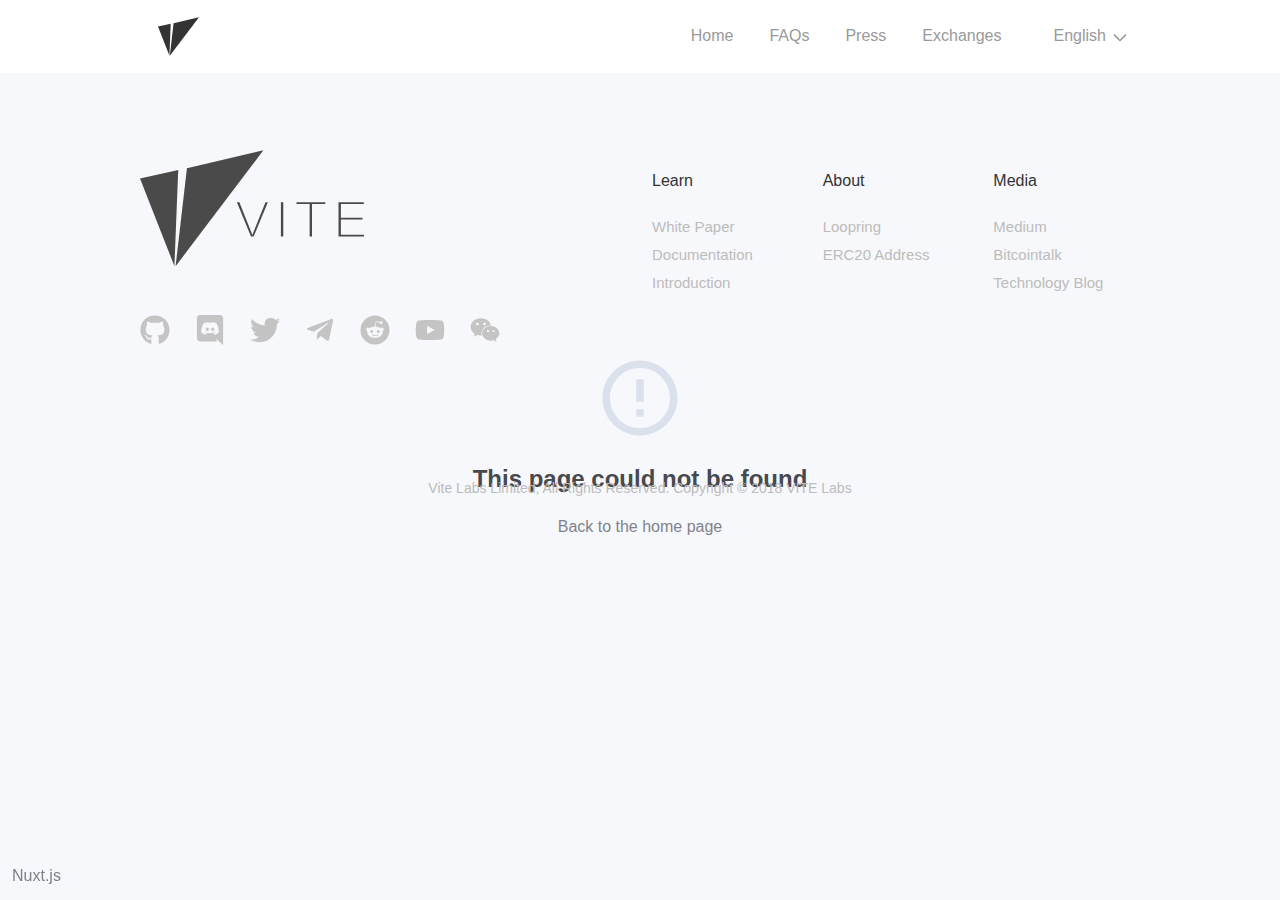
<file: 200.html>
<!DOCTYPE html>
<html lang="en" data-n-head="lang">
  <head>
    <meta data-n-head="true" charset="utf-8"/><meta data-n-head="true" name="viewport" content="width=device-width, initial-scale=1"/><meta data-n-head="true" name="author" content="vite lab"/><meta data-n-head="true" name="keywords" content="vite,crypto,dag,bitcoin,vitecoin,contract platform"/><meta data-n-head="true" data-hid="mobile-web-app-capable" name="mobile-web-app-capable" content="yes"/><meta data-n-head="true" data-hid="apple-mobile-web-app-title" name="apple-mobile-web-app-title" content="vite.org"/><meta data-n-head="true" data-hid="description" name="description" content="&gt; Source code for vite.org."/><meta data-n-head="true" data-hid="theme-color" name="theme-color" content="#7FB2FE"/><meta data-n-head="true" data-hid="og:type" name="og:type" property="og:type" content="website"/><meta data-n-head="true" data-hid="og:title" name="og:title" property="og:title" content="vite.org"/><meta data-n-head="true" data-hid="og:description" name="og:description" property="og:description" content="&gt; Source code for vite.org."/><title data-n-head="true">Vite - Fast, No Fee, Scalability Contract Platform</title><link data-n-head="true" rel="manifest" href="/_nuxt/manifest.9a369b2c.json"/><link data-n-head="true" rel="shortcut icon" href="/_nuxt/icons/icon_64.ca0vQhlViSG.png"/><link data-n-head="true" rel="apple-touch-icon" href="/_nuxt/icons/icon_512.ca0vQhlViSG.png" sizes="512x512"/><script data-n-head="true" src="https://hm.baidu.com/hm.js?84d0d7aff86074ac33b30b38c222f2c0"></script><link rel="preload" href="/_nuxt/manifest.ed313d6c73c762094335.js" as="script" /><link rel="preload" href="/_nuxt/vendor.e135c354f929e7337a29.js" as="script" /><link rel="preload" href="/_nuxt/app.9bb09544795246bc65b2.js" as="script" /><link rel="prefetch" href="/_nuxt/lang-zh.2352e8cc65621cdb16b5.js" /><link rel="prefetch" href="/_nuxt/lang-en.bf9c09283a50ba5c662c.js" /><link rel="prefetch" href="/_nuxt/2.3a13d92aeaea166e1620.js" /><link rel="prefetch" href="/_nuxt/layouts/default.fd04c2dadcf2b1cf1d64.js" /><link rel="prefetch" href="/_nuxt/4.29a835006d6b42d17461.js" /><link rel="prefetch" href="/_nuxt/5.4cb0f93d4cadd9900056.js" /><link rel="prefetch" href="/_nuxt/6.f031bb96c2bbec660251.js" /><link rel="prefetch" href="/_nuxt/pointSet.33fd0a56ef3b2de109a0.js" /><link rel="prefetch" href="/_nuxt/three.1904cec2a37cdd7783c7.js" />
  <link href="/_nuxt/app.7aad3ed11efcd6ca9aa3ffb62d283c1d.css" rel="stylesheet"></head>
  <body data-n-head="">
    <div id="__nuxt"><style>body, html, #__nuxt {  background-color: white;  width: 100%;  height: 100%;  display: flex;  justify-content: center;  align-items: center;  margin: 0;  padding: 0;}.spinner {  width: 40px;  height: 40px;  margin: 100px auto;  background-color: #dbe1ec;  border-radius: 100%;  -webkit-animation: sk-scaleout 1.0s infinite ease-in-out;  animation: sk-scaleout 1.0s infinite ease-in-out;}@-webkit-keyframes sk-scaleout {  0% { -webkit-transform: scale(0) }  100% {    -webkit-transform: scale(1.0);    opacity: 0;  }}@keyframes sk-scaleout {  0% {    -webkit-transform: scale(0);    transform: scale(0);  } 100% {    -webkit-transform: scale(1.0);    transform: scale(1.0);    opacity: 0;  }}</style><div class="spinner">  <div class="double-bounce1"></div>  <div class="double-bounce2"></div></div><!-- http://tobiasahlin.com/spinkit --></div>
  <script type="text/javascript" src="/_nuxt/manifest.ed313d6c73c762094335.js"></script><script type="text/javascript" src="/_nuxt/vendor.e135c354f929e7337a29.js"></script><script type="text/javascript" src="/_nuxt/app.9bb09544795246bc65b2.js"></script></body>
</html>
</file>
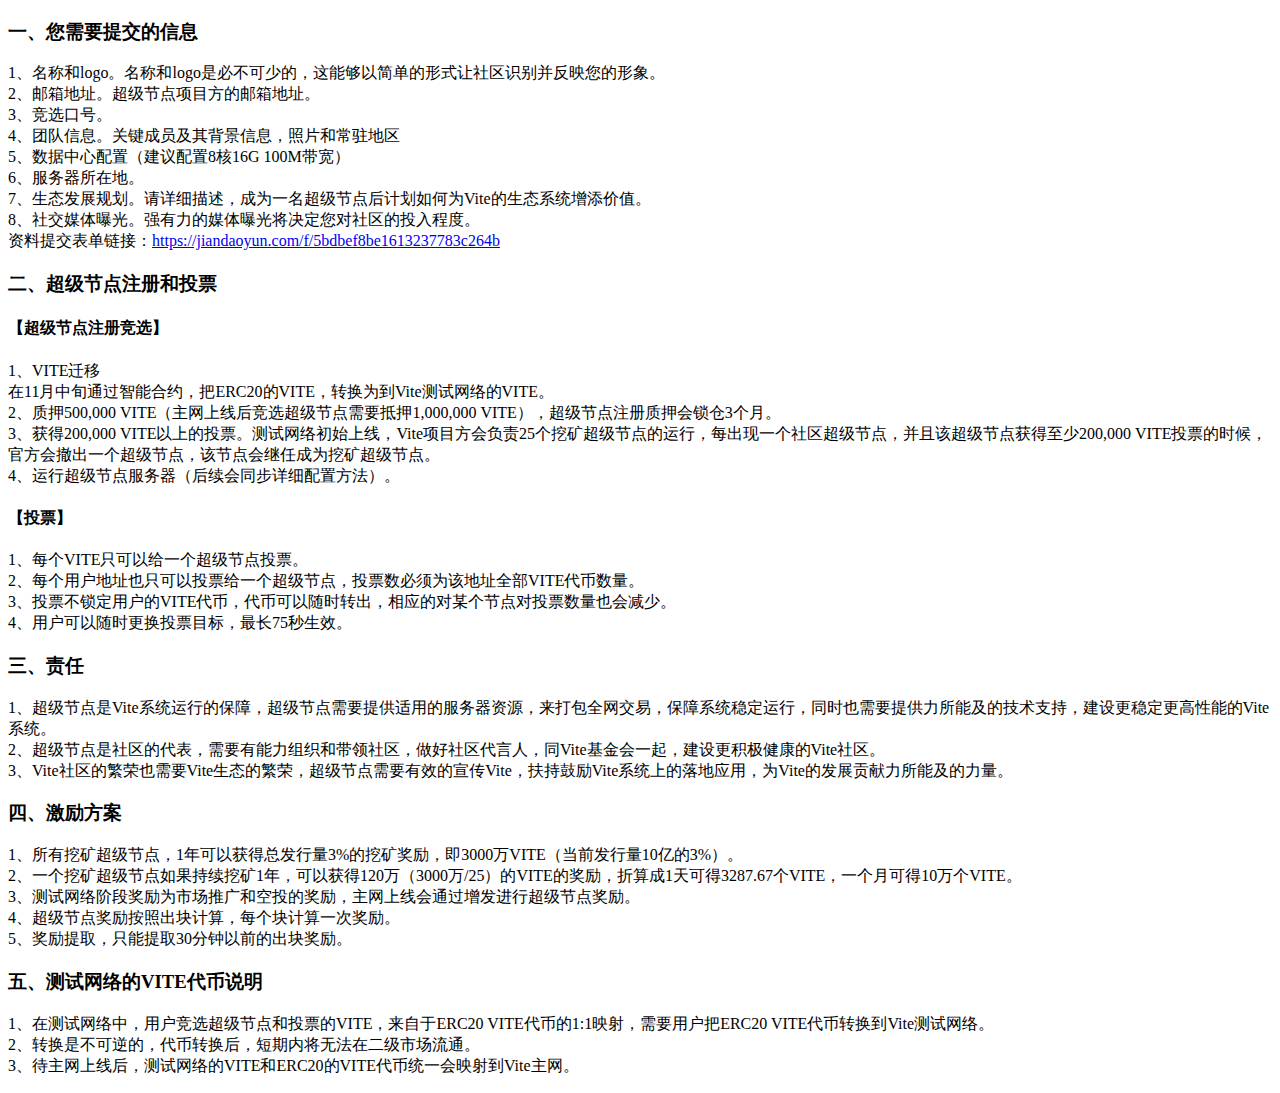
<file: staticPages/regSpecificCh.html>
<!DOCTYPE html>
<html>
<head>
<meta charset="utf-8">
<title>您需要提交的信息</title>
</head>
<body>
<div style="visibility: hidden; overflow: hidden; position: absolute; top: 0px; height: 1px; width: auto; padding: 0px; border: 0px; margin: 0px; text-align: left; text-indent: 0px; text-transform: none; line-height: normal; letter-spacing: normal; word-spacing: normal;"><div id="MathJax_SVG_Hidden"></div><svg><defs id="MathJax_SVG_glyphs"><path id="MJMATHI-45" stroke-width="1" d="M492 213Q472 213 472 226Q472 230 477 250T482 285Q482 316 461 323T364 330H312Q311 328 277 192T243 52Q243 48 254 48T334 46Q428 46 458 48T518 61Q567 77 599 117T670 248Q680 270 683 272Q690 274 698 274Q718 274 718 261Q613 7 608 2Q605 0 322 0H133Q31 0 31 11Q31 13 34 25Q38 41 42 43T65 46Q92 46 125 49Q139 52 144 61Q146 66 215 342T285 622Q285 629 281 629Q273 632 228 634H197Q191 640 191 642T193 659Q197 676 203 680H757Q764 676 764 669Q764 664 751 557T737 447Q735 440 717 440H705Q698 445 698 453L701 476Q704 500 704 528Q704 558 697 578T678 609T643 625T596 632T532 634H485Q397 633 392 631Q388 629 386 622Q385 619 355 499T324 377Q347 376 372 376H398Q464 376 489 391T534 472Q538 488 540 490T557 493Q562 493 565 493T570 492T572 491T574 487T577 483L544 351Q511 218 508 216Q505 213 492 213Z"></path><path id="MJMAIN-3D" stroke-width="1" d="M56 347Q56 360 70 367H707Q722 359 722 347Q722 336 708 328L390 327H72Q56 332 56 347ZM56 153Q56 168 72 173H708Q722 163 722 153Q722 140 707 133H70Q56 140 56 153Z"></path><path id="MJMATHI-6D" stroke-width="1" d="M21 287Q22 293 24 303T36 341T56 388T88 425T132 442T175 435T205 417T221 395T229 376L231 369Q231 367 232 367L243 378Q303 442 384 442Q401 442 415 440T441 433T460 423T475 411T485 398T493 385T497 373T500 364T502 357L510 367Q573 442 659 442Q713 442 746 415T780 336Q780 285 742 178T704 50Q705 36 709 31T724 26Q752 26 776 56T815 138Q818 149 821 151T837 153Q857 153 857 145Q857 144 853 130Q845 101 831 73T785 17T716 -10Q669 -10 648 17T627 73Q627 92 663 193T700 345Q700 404 656 404H651Q565 404 506 303L499 291L466 157Q433 26 428 16Q415 -11 385 -11Q372 -11 364 -4T353 8T350 18Q350 29 384 161L420 307Q423 322 423 345Q423 404 379 404H374Q288 404 229 303L222 291L189 157Q156 26 151 16Q138 -11 108 -11Q95 -11 87 -5T76 7T74 17Q74 30 112 181Q151 335 151 342Q154 357 154 369Q154 405 129 405Q107 405 92 377T69 316T57 280Q55 278 41 278H27Q21 284 21 287Z"></path><path id="MJMATHI-63" stroke-width="1" d="M34 159Q34 268 120 355T306 442Q362 442 394 418T427 355Q427 326 408 306T360 285Q341 285 330 295T319 325T330 359T352 380T366 386H367Q367 388 361 392T340 400T306 404Q276 404 249 390Q228 381 206 359Q162 315 142 235T121 119Q121 73 147 50Q169 26 205 26H209Q321 26 394 111Q403 121 406 121Q410 121 419 112T429 98T420 83T391 55T346 25T282 0T202 -11Q127 -11 81 37T34 159Z"></path><path id="MJMAIN-32" stroke-width="1" d="M109 429Q82 429 66 447T50 491Q50 562 103 614T235 666Q326 666 387 610T449 465Q449 422 429 383T381 315T301 241Q265 210 201 149L142 93L218 92Q375 92 385 97Q392 99 409 186V189H449V186Q448 183 436 95T421 3V0H50V19V31Q50 38 56 46T86 81Q115 113 136 137Q145 147 170 174T204 211T233 244T261 278T284 308T305 340T320 369T333 401T340 431T343 464Q343 527 309 573T212 619Q179 619 154 602T119 569T109 550Q109 549 114 549Q132 549 151 535T170 489Q170 464 154 447T109 429Z"></path><path id="MJSZ1-2211" stroke-width="1" d="M61 748Q64 750 489 750H913L954 640Q965 609 976 579T993 533T999 516H979L959 517Q936 579 886 621T777 682Q724 700 655 705T436 710H319Q183 710 183 709Q186 706 348 484T511 259Q517 250 513 244L490 216Q466 188 420 134T330 27L149 -187Q149 -188 362 -188Q388 -188 436 -188T506 -189Q679 -189 778 -162T936 -43Q946 -27 959 6H999L913 -249L489 -250Q65 -250 62 -248Q56 -246 56 -239Q56 -234 118 -161Q186 -81 245 -11L428 206Q428 207 242 462L57 717L56 728Q56 744 61 748Z"></path><path id="MJMATHI-6E" stroke-width="1" d="M21 287Q22 293 24 303T36 341T56 388T89 425T135 442Q171 442 195 424T225 390T231 369Q231 367 232 367L243 378Q304 442 382 442Q436 442 469 415T503 336T465 179T427 52Q427 26 444 26Q450 26 453 27Q482 32 505 65T540 145Q542 153 560 153Q580 153 580 145Q580 144 576 130Q568 101 554 73T508 17T439 -10Q392 -10 371 17T350 73Q350 92 386 193T423 345Q423 404 379 404H374Q288 404 229 303L222 291L189 157Q156 26 151 16Q138 -11 108 -11Q95 -11 87 -5T76 7T74 17Q74 30 112 180T152 343Q153 348 153 366Q153 405 129 405Q91 405 66 305Q60 285 60 284Q58 278 41 278H27Q21 284 21 287Z"></path><path id="MJMATHI-69" stroke-width="1" d="M184 600Q184 624 203 642T247 661Q265 661 277 649T290 619Q290 596 270 577T226 557Q211 557 198 567T184 600ZM21 287Q21 295 30 318T54 369T98 420T158 442Q197 442 223 419T250 357Q250 340 236 301T196 196T154 83Q149 61 149 51Q149 26 166 26Q175 26 185 29T208 43T235 78T260 137Q263 149 265 151T282 153Q302 153 302 143Q302 135 293 112T268 61T223 11T161 -11Q129 -11 102 10T74 74Q74 91 79 106T122 220Q160 321 166 341T173 380Q173 404 156 404H154Q124 404 99 371T61 287Q60 286 59 284T58 281T56 279T53 278T49 278T41 278H27Q21 284 21 287Z"></path><path id="MJMAIN-31" stroke-width="1" d="M213 578L200 573Q186 568 160 563T102 556H83V602H102Q149 604 189 617T245 641T273 663Q275 666 285 666Q294 666 302 660V361L303 61Q310 54 315 52T339 48T401 46H427V0H416Q395 3 257 3Q121 3 100 0H88V46H114Q136 46 152 46T177 47T193 50T201 52T207 57T213 61V578Z"></path><path id="MJMATHI-61" stroke-width="1" d="M33 157Q33 258 109 349T280 441Q331 441 370 392Q386 422 416 422Q429 422 439 414T449 394Q449 381 412 234T374 68Q374 43 381 35T402 26Q411 27 422 35Q443 55 463 131Q469 151 473 152Q475 153 483 153H487Q506 153 506 144Q506 138 501 117T481 63T449 13Q436 0 417 -8Q409 -10 393 -10Q359 -10 336 5T306 36L300 51Q299 52 296 50Q294 48 292 46Q233 -10 172 -10Q117 -10 75 30T33 157ZM351 328Q351 334 346 350T323 385T277 405Q242 405 210 374T160 293Q131 214 119 129Q119 126 119 118T118 106Q118 61 136 44T179 26Q217 26 254 59T298 110Q300 114 325 217T351 328Z"></path><path id="MJMAIN-30" stroke-width="1" d="M96 585Q152 666 249 666Q297 666 345 640T423 548Q460 465 460 320Q460 165 417 83Q397 41 362 16T301 -15T250 -22Q224 -22 198 -16T137 16T82 83Q39 165 39 320Q39 494 96 585ZM321 597Q291 629 250 629Q208 629 178 597Q153 571 145 525T137 333Q137 175 145 125T181 46Q209 16 250 16Q290 16 318 46Q347 76 354 130T362 333Q362 478 354 524T321 597Z"></path></defs></svg></div><div id="wmd-preview" class="wmd-preview"><div class="md-section-divider"></div><div class="md-section-divider"></div><h3 data-anchor-id="duco" id="一您需要提交的信息"><strong>一、您需要提交的信息</strong></h3><p data-anchor-id="6a6a">1、名称和logo。名称和logo是必不可少的，这能够以简单的形式让社区识别并反映您的形象。 <br>
2、邮箱地址。超级节点项目方的邮箱地址。 <br>
3、竞选口号。 <br>
4、团队信息。关键成员及其背景信息，照片和常驻地区 <br>
5、数据中心配置（建议配置8核16G 100M带宽） <br>
6、服务器所在地。 <br>
7、生态发展规划。请详细描述，成为一名超级节点后计划如何为Vite的生态系统增添价值。 <br>
8、社交媒体曝光。强有力的媒体曝光将决定您对社区的投入程度。 <br>
资料提交表单链接：<a href="https://jiandaoyun.com/f/5bdbef8be1613237783c264b" target="_blank">https://jiandaoyun.com/f/5bdbef8be1613237783c264b</a></p><div class="md-section-divider"></div><h3 data-anchor-id="fk44" id="二超级节点注册和投票"><strong>二、超级节点注册和投票</strong></h3><div class="md-section-divider"></div><h4 data-anchor-id="zzoe" id="超级节点注册竞选">【超级节点注册竞选】</h4><p data-anchor-id="8o20">1、VITE迁移 <br>
在11月中旬通过智能合约，把ERC20的VITE，转换为到Vite测试网络的VITE。 <br>
2、质押500,000 VITE（主网上线后竞选超级节点需要抵押1,000,000 VITE），超级节点注册质押会锁仓3个月。 <br>
3、获得200,000 VITE以上的投票。测试网络初始上线，Vite项目方会负责25个挖矿超级节点的运行，每出现一个社区超级节点，并且该超级节点获得至少200,000 VITE投票的时候，官方会撤出一个超级节点，该节点会继任成为挖矿超级节点。 <br>
4、运行超级节点服务器（后续会同步详细配置方法）。</p><div class="md-section-divider"></div><h4 data-anchor-id="1g6r" id="投票">【投票】</h4><p data-anchor-id="tk8s">1、每个VITE只可以给一个超级节点投票。 <br>
2、每个用户地址也只可以投票给一个超级节点，投票数必须为该地址全部VITE代币数量。 <br>
3、投票不锁定用户的VITE代币，代币可以随时转出，相应的对某个节点对投票数量也会减少。 <br>
4、用户可以随时更换投票目标，最长75秒生效。</p><div class="md-section-divider"></div><h3 data-anchor-id="7i9q" id="三责任"><strong>三、责任</strong></h3><p data-anchor-id="4l6a">1、超级节点是Vite系统运行的保障，超级节点需要提供适用的服务器资源，来打包全网交易，保障系统稳定运行，同时也需要提供力所能及的技术支持，建设更稳定更高性能的Vite系统。 <br>
2、超级节点是社区的代表，需要有能力组织和带领社区，做好社区代言人，同Vite基金会一起，建设更积极健康的Vite社区。 <br>
3、Vite社区的繁荣也需要Vite生态的繁荣，超级节点需要有效的宣传Vite，扶持鼓励Vite系统上的落地应用，为Vite的发展贡献力所能及的力量。</p><div class="md-section-divider"></div><h3 data-anchor-id="egbh" id="四激励方案"><strong>四、激励方案</strong></h3><p data-anchor-id="zc4q">1、所有挖矿超级节点，1年可以获得总发行量3%的挖矿奖励，即3000万VITE（当前发行量10亿的3%）。 <br>
2、一个挖矿超级节点如果持续挖矿1年，可以获得120万（3000万/25）的VITE的奖励，折算成1天可得3287.67个VITE，一个月可得10万个VITE。 <br>
3、测试网络阶段奖励为市场推广和空投的奖励，主网上线会通过增发进行超级节点奖励。 <br>
4、超级节点奖励按照出块计算，每个块计算一次奖励。 <br>
5、奖励提取，只能提取30分钟以前的出块奖励。</p><div class="md-section-divider"></div><h3 data-anchor-id="93l7" id="五测试网络的vite代币说明"><strong>五、测试网络的VITE代币说明</strong></h3><p data-anchor-id="xbf0">1、在测试网络中，用户竞选超级节点和投票的VITE，来自于ERC20 VITE代币的1:1映射，需要用户把ERC20 VITE代币转换到Vite测试网络。 <br>
2、转换是不可逆的，代币转换后，短期内将无法在二级市场流通。 <br>
3、待主网上线后，测试网络的VITE和ERC20的VITE代币统一会映射到Vite主网。</p></div>
</body>
</html>
</file>
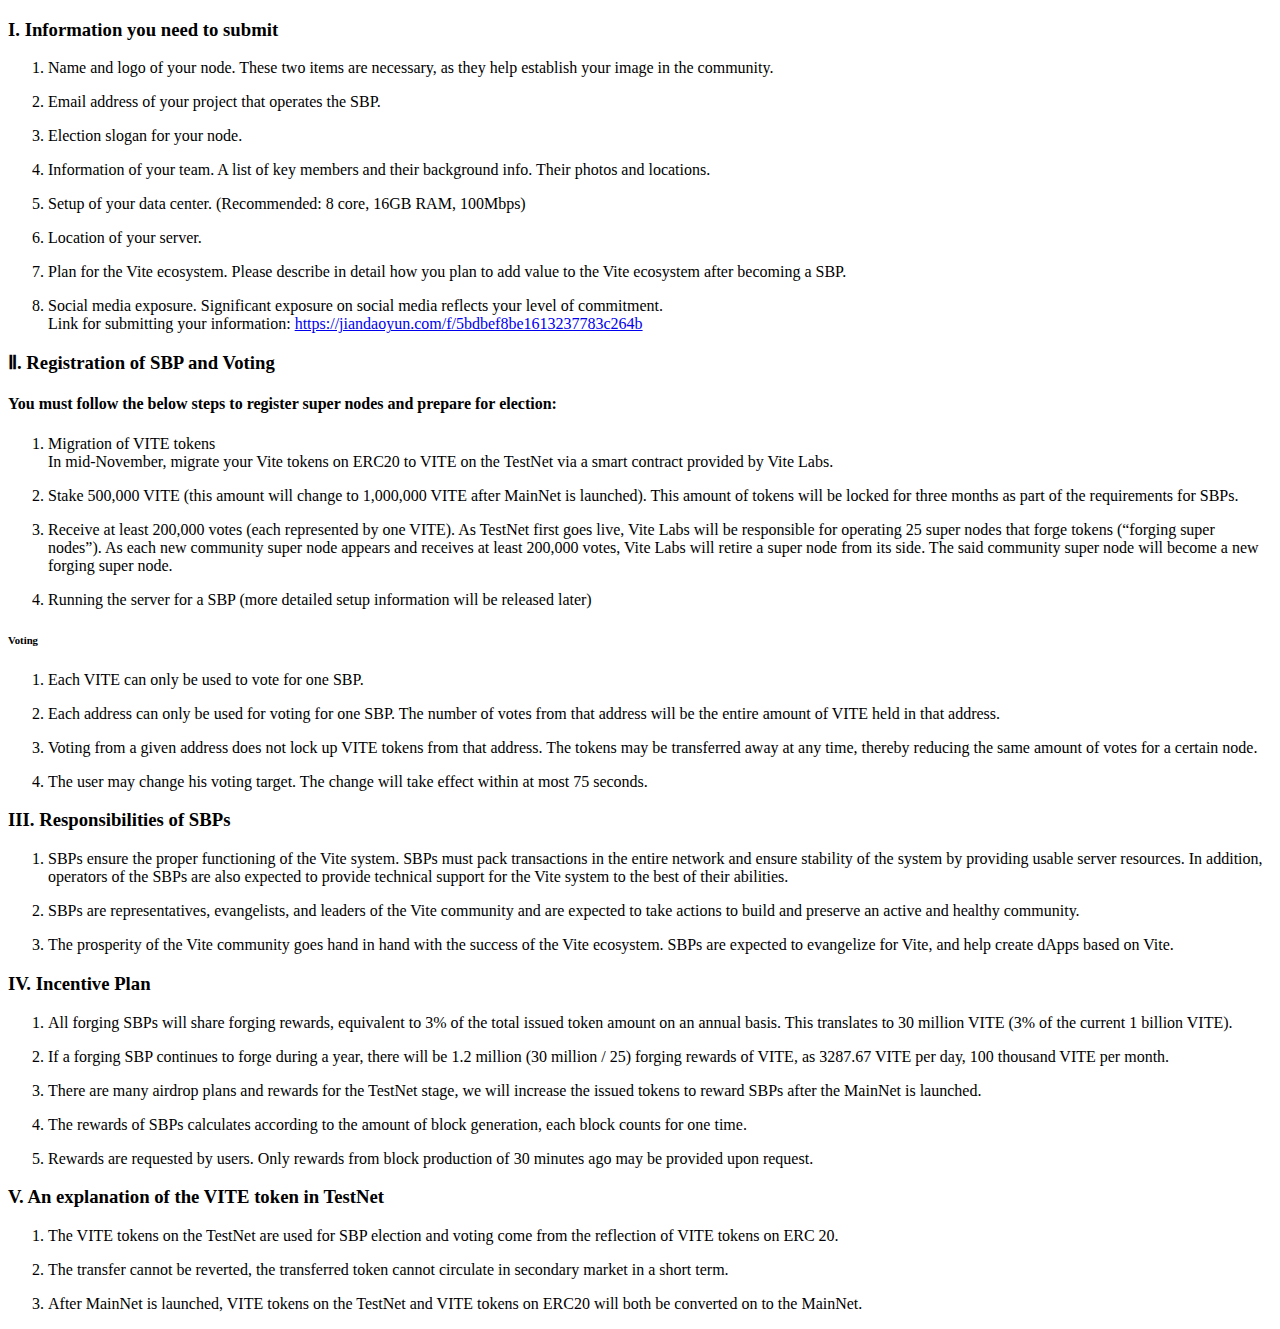
<file: staticPages/regSpecificEn.html>
<!DOCTYPE html>
<html>
<head>
<meta charset="utf-8">
<title>I. Information you need to submit</title>
</head>
<body>
<div style="visibility: hidden; overflow: hidden; position: absolute; top: 0px; height: 1px; width: auto; padding: 0px; border: 0px; margin: 0px; text-align: left; text-indent: 0px; text-transform: none; line-height: normal; letter-spacing: normal; word-spacing: normal;"><div id="MathJax_SVG_Hidden"></div><svg><defs id="MathJax_SVG_glyphs"><path id="MJMATHI-45" stroke-width="1" d="M492 213Q472 213 472 226Q472 230 477 250T482 285Q482 316 461 323T364 330H312Q311 328 277 192T243 52Q243 48 254 48T334 46Q428 46 458 48T518 61Q567 77 599 117T670 248Q680 270 683 272Q690 274 698 274Q718 274 718 261Q613 7 608 2Q605 0 322 0H133Q31 0 31 11Q31 13 34 25Q38 41 42 43T65 46Q92 46 125 49Q139 52 144 61Q146 66 215 342T285 622Q285 629 281 629Q273 632 228 634H197Q191 640 191 642T193 659Q197 676 203 680H757Q764 676 764 669Q764 664 751 557T737 447Q735 440 717 440H705Q698 445 698 453L701 476Q704 500 704 528Q704 558 697 578T678 609T643 625T596 632T532 634H485Q397 633 392 631Q388 629 386 622Q385 619 355 499T324 377Q347 376 372 376H398Q464 376 489 391T534 472Q538 488 540 490T557 493Q562 493 565 493T570 492T572 491T574 487T577 483L544 351Q511 218 508 216Q505 213 492 213Z"></path><path id="MJMAIN-3D" stroke-width="1" d="M56 347Q56 360 70 367H707Q722 359 722 347Q722 336 708 328L390 327H72Q56 332 56 347ZM56 153Q56 168 72 173H708Q722 163 722 153Q722 140 707 133H70Q56 140 56 153Z"></path><path id="MJMATHI-6D" stroke-width="1" d="M21 287Q22 293 24 303T36 341T56 388T88 425T132 442T175 435T205 417T221 395T229 376L231 369Q231 367 232 367L243 378Q303 442 384 442Q401 442 415 440T441 433T460 423T475 411T485 398T493 385T497 373T500 364T502 357L510 367Q573 442 659 442Q713 442 746 415T780 336Q780 285 742 178T704 50Q705 36 709 31T724 26Q752 26 776 56T815 138Q818 149 821 151T837 153Q857 153 857 145Q857 144 853 130Q845 101 831 73T785 17T716 -10Q669 -10 648 17T627 73Q627 92 663 193T700 345Q700 404 656 404H651Q565 404 506 303L499 291L466 157Q433 26 428 16Q415 -11 385 -11Q372 -11 364 -4T353 8T350 18Q350 29 384 161L420 307Q423 322 423 345Q423 404 379 404H374Q288 404 229 303L222 291L189 157Q156 26 151 16Q138 -11 108 -11Q95 -11 87 -5T76 7T74 17Q74 30 112 181Q151 335 151 342Q154 357 154 369Q154 405 129 405Q107 405 92 377T69 316T57 280Q55 278 41 278H27Q21 284 21 287Z"></path><path id="MJMATHI-63" stroke-width="1" d="M34 159Q34 268 120 355T306 442Q362 442 394 418T427 355Q427 326 408 306T360 285Q341 285 330 295T319 325T330 359T352 380T366 386H367Q367 388 361 392T340 400T306 404Q276 404 249 390Q228 381 206 359Q162 315 142 235T121 119Q121 73 147 50Q169 26 205 26H209Q321 26 394 111Q403 121 406 121Q410 121 419 112T429 98T420 83T391 55T346 25T282 0T202 -11Q127 -11 81 37T34 159Z"></path><path id="MJMAIN-32" stroke-width="1" d="M109 429Q82 429 66 447T50 491Q50 562 103 614T235 666Q326 666 387 610T449 465Q449 422 429 383T381 315T301 241Q265 210 201 149L142 93L218 92Q375 92 385 97Q392 99 409 186V189H449V186Q448 183 436 95T421 3V0H50V19V31Q50 38 56 46T86 81Q115 113 136 137Q145 147 170 174T204 211T233 244T261 278T284 308T305 340T320 369T333 401T340 431T343 464Q343 527 309 573T212 619Q179 619 154 602T119 569T109 550Q109 549 114 549Q132 549 151 535T170 489Q170 464 154 447T109 429Z"></path><path id="MJSZ1-2211" stroke-width="1" d="M61 748Q64 750 489 750H913L954 640Q965 609 976 579T993 533T999 516H979L959 517Q936 579 886 621T777 682Q724 700 655 705T436 710H319Q183 710 183 709Q186 706 348 484T511 259Q517 250 513 244L490 216Q466 188 420 134T330 27L149 -187Q149 -188 362 -188Q388 -188 436 -188T506 -189Q679 -189 778 -162T936 -43Q946 -27 959 6H999L913 -249L489 -250Q65 -250 62 -248Q56 -246 56 -239Q56 -234 118 -161Q186 -81 245 -11L428 206Q428 207 242 462L57 717L56 728Q56 744 61 748Z"></path><path id="MJMATHI-6E" stroke-width="1" d="M21 287Q22 293 24 303T36 341T56 388T89 425T135 442Q171 442 195 424T225 390T231 369Q231 367 232 367L243 378Q304 442 382 442Q436 442 469 415T503 336T465 179T427 52Q427 26 444 26Q450 26 453 27Q482 32 505 65T540 145Q542 153 560 153Q580 153 580 145Q580 144 576 130Q568 101 554 73T508 17T439 -10Q392 -10 371 17T350 73Q350 92 386 193T423 345Q423 404 379 404H374Q288 404 229 303L222 291L189 157Q156 26 151 16Q138 -11 108 -11Q95 -11 87 -5T76 7T74 17Q74 30 112 180T152 343Q153 348 153 366Q153 405 129 405Q91 405 66 305Q60 285 60 284Q58 278 41 278H27Q21 284 21 287Z"></path><path id="MJMATHI-69" stroke-width="1" d="M184 600Q184 624 203 642T247 661Q265 661 277 649T290 619Q290 596 270 577T226 557Q211 557 198 567T184 600ZM21 287Q21 295 30 318T54 369T98 420T158 442Q197 442 223 419T250 357Q250 340 236 301T196 196T154 83Q149 61 149 51Q149 26 166 26Q175 26 185 29T208 43T235 78T260 137Q263 149 265 151T282 153Q302 153 302 143Q302 135 293 112T268 61T223 11T161 -11Q129 -11 102 10T74 74Q74 91 79 106T122 220Q160 321 166 341T173 380Q173 404 156 404H154Q124 404 99 371T61 287Q60 286 59 284T58 281T56 279T53 278T49 278T41 278H27Q21 284 21 287Z"></path><path id="MJMAIN-31" stroke-width="1" d="M213 578L200 573Q186 568 160 563T102 556H83V602H102Q149 604 189 617T245 641T273 663Q275 666 285 666Q294 666 302 660V361L303 61Q310 54 315 52T339 48T401 46H427V0H416Q395 3 257 3Q121 3 100 0H88V46H114Q136 46 152 46T177 47T193 50T201 52T207 57T213 61V578Z"></path><path id="MJMATHI-61" stroke-width="1" d="M33 157Q33 258 109 349T280 441Q331 441 370 392Q386 422 416 422Q429 422 439 414T449 394Q449 381 412 234T374 68Q374 43 381 35T402 26Q411 27 422 35Q443 55 463 131Q469 151 473 152Q475 153 483 153H487Q506 153 506 144Q506 138 501 117T481 63T449 13Q436 0 417 -8Q409 -10 393 -10Q359 -10 336 5T306 36L300 51Q299 52 296 50Q294 48 292 46Q233 -10 172 -10Q117 -10 75 30T33 157ZM351 328Q351 334 346 350T323 385T277 405Q242 405 210 374T160 293Q131 214 119 129Q119 126 119 118T118 106Q118 61 136 44T179 26Q217 26 254 59T298 110Q300 114 325 217T351 328Z"></path><path id="MJMAIN-30" stroke-width="1" d="M96 585Q152 666 249 666Q297 666 345 640T423 548Q460 465 460 320Q460 165 417 83Q397 41 362 16T301 -15T250 -22Q224 -22 198 -16T137 16T82 83Q39 165 39 320Q39 494 96 585ZM321 597Q291 629 250 629Q208 629 178 597Q153 571 145 525T137 333Q137 175 145 125T181 46Q209 16 250 16Q290 16 318 46Q347 76 354 130T362 333Q362 478 354 524T321 597Z"></path></defs></svg></div><div id="wmd-preview" class="wmd-preview"><div class="md-section-divider"></div><div class="md-section-divider"></div><h3 data-anchor-id="byn5" id="i-information-you-need-to-submit">I. Information you need to submit</h3><ol data-anchor-id="3mw8">
<li><p>Name and logo of your node. These two items are necessary, as they help establish your image in the community.   </p></li>
<li><p>Email address of your project that operates the SBP.  </p></li>
<li><p>Election slogan for your node.   </p></li>
<li><p>Information of your team.  A list of key members and their background info. Their photos and locations.  </p></li>
<li><p>Setup of your data center. (Recommended: 8 core, 16GB RAM, 100Mbps)  </p></li>
<li><p>Location of your server.   </p></li>
<li><p>Plan for the Vite ecosystem. Please describe in detail how you plan to add value to the Vite ecosystem after becoming a SBP.   </p></li>
<li><p>Social media exposure. Significant exposure on social media reflects your level of commitment. <br>
Link for submitting your information: <a href="https://jiandaoyun.com/f/5bdbef8be1613237783c264b" target="_blank">https://jiandaoyun.com/f/5bdbef8be1613237783c264b</a>  </p></li>
</ol><div class="md-section-divider"></div><h3 data-anchor-id="i8b5" id="ⅱ-registration-of-sbp-and-voting">Ⅱ. Registration of SBP and Voting</h3><div class="md-section-divider"></div><h4 data-anchor-id="wj22" id="you-must-follow-the-below-steps-to-register-super-nodes-and-prepare-for-election">You must follow the below steps to register super nodes and prepare for election:</h4><ol data-anchor-id="wsnz">
<li><p>Migration of VITE tokens <br>
In mid-November, migrate your Vite tokens on ERC20 to VITE on the TestNet via a smart contract provided by Vite Labs.  </p></li>
<li><p>Stake 500,000 VITE (this amount will change to 1,000,000 VITE after MainNet is launched). This amount of tokens will be locked for three months as part of the requirements for SBPs.   </p></li>
<li><p>Receive at least 200,000 votes (each represented by one VITE). As TestNet first goes live, Vite Labs will be responsible for operating 25 super nodes that forge tokens (“forging super nodes”). As each new community super node appears and receives at least 200,000 votes, Vite Labs will retire a super node from its side. The said community super node will become a new forging super node.   </p></li>
<li><p>Running the server for a SBP (more detailed setup information will be released later)  </p></li>
</ol><div class="md-section-divider"></div><h6 data-anchor-id="mk65" id="voting"><strong>Voting</strong></h6><ol data-anchor-id="k05j">
<li><p>Each VITE can only be used to vote for one SBP.   </p></li>
<li><p>Each address can only be used for voting for one SBP. The number of votes from that address will be the entire amount of VITE held in that address.   </p></li>
<li><p>Voting from a given address does not lock up VITE tokens from that address. The tokens may be transferred away at any time, thereby reducing the same amount of votes for a certain node.   </p></li>
<li>The user may change his voting target. The change will take effect within at most 75 seconds. </li>
</ol><div class="md-section-divider"></div><h3 data-anchor-id="5e8z" id="iii-responsibilities-of-sbps">III. Responsibilities of SBPs</h3><ol data-anchor-id="lurn">
<li><p>SBPs ensure the proper functioning of the Vite system. SBPs must pack transactions in the entire network and ensure stability of the system by providing usable server resources. In addition, operators of the SBPs are also expected to provide technical support for the Vite system to the best of their abilities.   </p></li>
<li><p>SBPs are representatives, evangelists, and leaders of the Vite community and are expected to take actions to build and preserve an active and healthy community.   </p></li>
<li><p>The prosperity of the Vite community goes hand in hand with the success of the Vite ecosystem. SBPs are expected to evangelize for Vite, and help create dApps based on Vite. </p></li>
</ol><div class="md-section-divider"></div><h3 data-anchor-id="s3tb" id="iv-incentive-plan">IV. Incentive Plan</h3><ol data-anchor-id="d9gl">
<li><p>All forging SBPs will share forging rewards, equivalent to 3% of the total issued token amount on an annual basis. This translates to 30 million VITE (3% of the current 1 billion VITE).  </p></li>
<li><p>If a forging SBP continues to forge during a year, there will be 1.2 million (30 million / 25) forging rewards of VITE, as 3287.67 VITE per day, 100 thousand VITE per month.  </p></li>
<li><p>There are many airdrop plans and rewards for the TestNet stage, we will increase the issued tokens to reward SBPs after the MainNet is launched.  </p></li>
<li><p>The rewards of SBPs calculates according to the amount of block generation, each block counts for one time.  </p></li>
<li><p>Rewards are requested by users. Only rewards from block production of 30 minutes ago may be provided upon request. </p></li>
</ol><div class="md-section-divider"></div><h3 data-anchor-id="2s09" id="v-an-explanation-of-the-vite-token-in-testnet">V. An explanation of the VITE token in TestNet</h3><ol data-anchor-id="hln9">
<li><p>The VITE tokens on the TestNet are used for SBP election and voting come from the reflection of VITE tokens on ERC 20.  </p></li>
<li><p>The transfer cannot be reverted, the transferred token cannot circulate in secondary market in a short term.  </p></li>
<li><p>After MainNet is launched, VITE tokens on the TestNet and VITE tokens on ERC20 will both be converted on to the MainNet.</p></li>
</ol></div>
</body>
</html>
</file>
<file: _nuxt/app.7aad3ed11efcd6ca9aa3ffb62d283c1d.css>
.__nuxt-error-page{padding:1rem;background:#f7f8fb;color:#47494e;text-align:center;display:flex;justify-content:center;align-items:center;flex-direction:column;font-family:sans-serif;font-weight:100!important;-ms-text-size-adjust:100%;-webkit-text-size-adjust:100%;-webkit-font-smoothing:antialiased;position:absolute;top:0;left:0;right:0;bottom:0}.__nuxt-error-page .error{max-width:450px}.__nuxt-error-page .title{font-size:1.5rem;margin-top:15px;color:#47494e;margin-bottom:8px}.__nuxt-error-page .description{color:#7f828b;line-height:21px;margin-bottom:10px}.__nuxt-error-page a{color:#7f828b!important;text-decoration:none}.__nuxt-error-page .logo{position:fixed;left:12px;bottom:12px}.nuxt-progress{position:fixed;top:0;left:0;right:0;height:2px;width:0;transition:width .2s,opacity .4s;opacity:1;background-color:#efc14e;z-index:999999}/*! bulma.io v0.5.3 | MIT License | github.com/jgthms/bulma */@keyframes spinAround{0%{transform:rotate(0deg)}to{transform:rotate(359deg)}}

/*! minireset.css v0.0.2 | MIT License | github.com/jgthms/minireset.css */blockquote,body,dd,dl,dt,fieldset,figure,h1,h2,h3,h4,h5,h6,hr,html,iframe,legend,li,ol,p,pre,textarea,ul{margin:0;padding:0}h1,h2,h3,h4,h5,h6{font-size:100%;font-weight:400}ul{list-style:none}button,input,select,textarea{margin:0}html{box-sizing:border-box}*,:after,:before{box-sizing:inherit}audio,embed,img,object,video{max-width:100%}iframe{border:0}table{border-collapse:collapse;border-spacing:0}td,th{padding:0;text-align:left}html{background-color:#fff;font-size:16px;-moz-osx-font-smoothing:grayscale;-webkit-font-smoothing:antialiased;min-width:300px;overflow-x:hidden;overflow-y:scroll;text-rendering:optimizeLegibility;text-size-adjust:100%}article,aside,figure,footer,header,hgroup,section{display:block}body,button,input,select,textarea{font-family:PingFangSC-Regular,Arial,Sans-serif}code,pre{-moz-osx-font-smoothing:auto;-webkit-font-smoothing:auto;font-family:monospace}body{color:#4a4a4a;font-size:1rem;font-weight:400;line-height:1.5}a{color:#00d1b2;cursor:pointer;text-decoration:none}a strong{color:currentColor}a:hover{color:#363636}code{background-color:#f5f5f5;color:#ff3860;font-size:.875em;font-weight:400;padding:.25em .5em}hr{background-color:#dbdbdb;border:none;display:block;height:1px;margin:1.5rem 0}img{height:auto;max-width:100%}input[type=checkbox],input[type=radio]{vertical-align:baseline}small{font-size:.875em}span{font-style:inherit;font-weight:inherit}strong{color:#363636;font-weight:700}pre{-webkit-overflow-scrolling:touch;background-color:#f5f5f5;color:#4a4a4a;font-size:.875em;overflow-x:auto;padding:1.25rem 1.5rem;white-space:pre;word-wrap:normal}pre code{background-color:transparent;color:currentColor;font-size:1em;padding:0}table td,table th{text-align:left;vertical-align:top}table th{color:#363636}.is-clearfix:after{clear:both;content:" ";display:table}.is-pulled-left{float:left!important}.is-pulled-right{float:right!important}.is-clipped{overflow:hidden!important}.is-overlay{bottom:0;left:0;position:absolute;right:0;top:0}.is-size-1{font-size:3rem!important}.is-size-2{font-size:2.5rem!important}.is-size-3{font-size:2rem!important}.is-size-4{font-size:1.5rem!important}.is-size-5{font-size:1.25rem!important}.is-size-6{font-size:1rem!important}.is-size-7{font-size:.75rem!important}@media screen and (max-width:768px){.is-size-1-mobile{font-size:3rem!important}.is-size-2-mobile{font-size:2.5rem!important}.is-size-3-mobile{font-size:2rem!important}.is-size-4-mobile{font-size:1.5rem!important}.is-size-5-mobile{font-size:1.25rem!important}.is-size-6-mobile{font-size:1rem!important}.is-size-7-mobile{font-size:.75rem!important}}@media print,screen and (min-width:769px){.is-size-1-tablet{font-size:3rem!important}.is-size-2-tablet{font-size:2.5rem!important}.is-size-3-tablet{font-size:2rem!important}.is-size-4-tablet{font-size:1.5rem!important}.is-size-5-tablet{font-size:1.25rem!important}.is-size-6-tablet{font-size:1rem!important}.is-size-7-tablet{font-size:.75rem!important}}@media screen and (max-width:1023px){.is-size-1-touch{font-size:3rem!important}.is-size-2-touch{font-size:2.5rem!important}.is-size-3-touch{font-size:2rem!important}.is-size-4-touch{font-size:1.5rem!important}.is-size-5-touch{font-size:1.25rem!important}.is-size-6-touch{font-size:1rem!important}.is-size-7-touch{font-size:.75rem!important}}@media screen and (min-width:1024px){.is-size-1-desktop{font-size:3rem!important}.is-size-2-desktop{font-size:2.5rem!important}.is-size-3-desktop{font-size:2rem!important}.is-size-4-desktop{font-size:1.5rem!important}.is-size-5-desktop{font-size:1.25rem!important}.is-size-6-desktop{font-size:1rem!important}.is-size-7-desktop{font-size:.75rem!important}}@media screen and (min-width:1216px){.is-size-1-widescreen{font-size:3rem!important}.is-size-2-widescreen{font-size:2.5rem!important}.is-size-3-widescreen{font-size:2rem!important}.is-size-4-widescreen{font-size:1.5rem!important}.is-size-5-widescreen{font-size:1.25rem!important}.is-size-6-widescreen{font-size:1rem!important}.is-size-7-widescreen{font-size:.75rem!important}}@media screen and (min-width:1408px){.is-size-1-fullhd{font-size:3rem!important}.is-size-2-fullhd{font-size:2.5rem!important}.is-size-3-fullhd{font-size:2rem!important}.is-size-4-fullhd{font-size:1.5rem!important}.is-size-5-fullhd{font-size:1.25rem!important}.is-size-6-fullhd{font-size:1rem!important}.is-size-7-fullhd{font-size:.75rem!important}}.has-text-centered{text-align:center!important}@media screen and (max-width:768px){.has-text-centered-mobile{text-align:center!important}}@media print,screen and (min-width:769px){.has-text-centered-tablet{text-align:center!important}}@media screen and (min-width:769px) and (max-width:1023px){.has-text-centered-tablet-only{text-align:center!important}}@media screen and (max-width:1023px){.has-text-centered-touch{text-align:center!important}}@media screen and (min-width:1024px){.has-text-centered-desktop{text-align:center!important}}@media screen and (min-width:1024px) and (max-width:1215px){.has-text-centered-desktop-only{text-align:center!important}}@media screen and (min-width:1216px){.has-text-centered-widescreen{text-align:center!important}}@media screen and (min-width:1216px) and (max-width:1407px){.has-text-centered-widescreen-only{text-align:center!important}}@media screen and (min-width:1408px){.has-text-centered-fullhd{text-align:center!important}}.has-text-justified{text-align:justify!important}@media screen and (max-width:768px){.has-text-justified-mobile{text-align:justify!important}}@media print,screen and (min-width:769px){.has-text-justified-tablet{text-align:justify!important}}@media screen and (min-width:769px) and (max-width:1023px){.has-text-justified-tablet-only{text-align:justify!important}}@media screen and (max-width:1023px){.has-text-justified-touch{text-align:justify!important}}@media screen and (min-width:1024px){.has-text-justified-desktop{text-align:justify!important}}@media screen and (min-width:1024px) and (max-width:1215px){.has-text-justified-desktop-only{text-align:justify!important}}@media screen and (min-width:1216px){.has-text-justified-widescreen{text-align:justify!important}}@media screen and (min-width:1216px) and (max-width:1407px){.has-text-justified-widescreen-only{text-align:justify!important}}@media screen and (min-width:1408px){.has-text-justified-fullhd{text-align:justify!important}}.has-text-left{text-align:left!important}@media screen and (max-width:768px){.has-text-left-mobile{text-align:left!important}}@media print,screen and (min-width:769px){.has-text-left-tablet{text-align:left!important}}@media screen and (min-width:769px) and (max-width:1023px){.has-text-left-tablet-only{text-align:left!important}}@media screen and (max-width:1023px){.has-text-left-touch{text-align:left!important}}@media screen and (min-width:1024px){.has-text-left-desktop{text-align:left!important}}@media screen and (min-width:1024px) and (max-width:1215px){.has-text-left-desktop-only{text-align:left!important}}@media screen and (min-width:1216px){.has-text-left-widescreen{text-align:left!important}}@media screen and (min-width:1216px) and (max-width:1407px){.has-text-left-widescreen-only{text-align:left!important}}@media screen and (min-width:1408px){.has-text-left-fullhd{text-align:left!important}}.has-text-right{text-align:right!important}@media screen and (max-width:768px){.has-text-right-mobile{text-align:right!important}}@media print,screen and (min-width:769px){.has-text-right-tablet{text-align:right!important}}@media screen and (min-width:769px) and (max-width:1023px){.has-text-right-tablet-only{text-align:right!important}}@media screen and (max-width:1023px){.has-text-right-touch{text-align:right!important}}@media screen and (min-width:1024px){.has-text-right-desktop{text-align:right!important}}@media screen and (min-width:1024px) and (max-width:1215px){.has-text-right-desktop-only{text-align:right!important}}@media screen and (min-width:1216px){.has-text-right-widescreen{text-align:right!important}}@media screen and (min-width:1216px) and (max-width:1407px){.has-text-right-widescreen-only{text-align:right!important}}@media screen and (min-width:1408px){.has-text-right-fullhd{text-align:right!important}}.is-capitalized{text-transform:capitalize!important}.is-lowercase{text-transform:lowercase!important}.is-uppercase{text-transform:uppercase!important}.has-text-white{color:#fff!important}a.has-text-white:focus,a.has-text-white:hover{color:#e6e6e6!important}.has-text-black{color:#0a0a0a!important}a.has-text-black:focus,a.has-text-black:hover{color:#000!important}.has-text-light{color:#f5f5f5!important}a.has-text-light:focus,a.has-text-light:hover{color:#dbdbdb!important}.has-text-dark{color:#363636!important}a.has-text-dark:focus,a.has-text-dark:hover{color:#1c1c1c!important}.has-text-primary{color:#00d1b2!important}a.has-text-primary:focus,a.has-text-primary:hover{color:#009e86!important}.has-text-info{color:#3273dc!important}a.has-text-info:focus,a.has-text-info:hover{color:#205bbc!important}.has-text-success{color:#23d160!important}a.has-text-success:focus,a.has-text-success:hover{color:#1ca64c!important}.has-text-warning{color:#ffdd57!important}a.has-text-warning:focus,a.has-text-warning:hover{color:#ffd324!important}.has-text-danger{color:#ff3860!important}a.has-text-danger:focus,a.has-text-danger:hover{color:#ff0537!important}.has-text-black-bis{color:#121212!important}.has-text-black-ter{color:#242424!important}.has-text-grey-darker{color:#363636!important}.has-text-grey-dark{color:#4a4a4a!important}.has-text-grey{color:#7a7a7a!important}.has-text-grey-light{color:#b5b5b5!important}.has-text-grey-lighter{color:#dbdbdb!important}.has-text-white-ter{color:#f5f5f5!important}.has-text-white-bis{color:#fafafa!important}.has-text-weight-light{font-weight:300!important}.has-text-weight-normal{font-weight:400!important}.has-text-weight-semibold{font-weight:600!important}.has-text-weight-bold{font-weight:700!important}.is-block{display:block!important}@media screen and (max-width:768px){.is-block-mobile{display:block!important}}@media print,screen and (min-width:769px){.is-block-tablet{display:block!important}}@media screen and (min-width:769px) and (max-width:1023px){.is-block-tablet-only{display:block!important}}@media screen and (max-width:1023px){.is-block-touch{display:block!important}}@media screen and (min-width:1024px){.is-block-desktop{display:block!important}}@media screen and (min-width:1024px) and (max-width:1215px){.is-block-desktop-only{display:block!important}}@media screen and (min-width:1216px){.is-block-widescreen{display:block!important}}@media screen and (min-width:1216px) and (max-width:1407px){.is-block-widescreen-only{display:block!important}}@media screen and (min-width:1408px){.is-block-fullhd{display:block!important}}.is-flex{display:flex!important}@media screen and (max-width:768px){.is-flex-mobile{display:flex!important}}@media print,screen and (min-width:769px){.is-flex-tablet{display:flex!important}}@media screen and (min-width:769px) and (max-width:1023px){.is-flex-tablet-only{display:flex!important}}@media screen and (max-width:1023px){.is-flex-touch{display:flex!important}}@media screen and (min-width:1024px){.is-flex-desktop{display:flex!important}}@media screen and (min-width:1024px) and (max-width:1215px){.is-flex-desktop-only{display:flex!important}}@media screen and (min-width:1216px){.is-flex-widescreen{display:flex!important}}@media screen and (min-width:1216px) and (max-width:1407px){.is-flex-widescreen-only{display:flex!important}}@media screen and (min-width:1408px){.is-flex-fullhd{display:flex!important}}.is-inline{display:inline!important}@media screen and (max-width:768px){.is-inline-mobile{display:inline!important}}@media print,screen and (min-width:769px){.is-inline-tablet{display:inline!important}}@media screen and (min-width:769px) and (max-width:1023px){.is-inline-tablet-only{display:inline!important}}@media screen and (max-width:1023px){.is-inline-touch{display:inline!important}}@media screen and (min-width:1024px){.is-inline-desktop{display:inline!important}}@media screen and (min-width:1024px) and (max-width:1215px){.is-inline-desktop-only{display:inline!important}}@media screen and (min-width:1216px){.is-inline-widescreen{display:inline!important}}@media screen and (min-width:1216px) and (max-width:1407px){.is-inline-widescreen-only{display:inline!important}}@media screen and (min-width:1408px){.is-inline-fullhd{display:inline!important}}.is-inline-block{display:inline-block!important}@media screen and (max-width:768px){.is-inline-block-mobile{display:inline-block!important}}@media print,screen and (min-width:769px){.is-inline-block-tablet{display:inline-block!important}}@media screen and (min-width:769px) and (max-width:1023px){.is-inline-block-tablet-only{display:inline-block!important}}@media screen and (max-width:1023px){.is-inline-block-touch{display:inline-block!important}}@media screen and (min-width:1024px){.is-inline-block-desktop{display:inline-block!important}}@media screen and (min-width:1024px) and (max-width:1215px){.is-inline-block-desktop-only{display:inline-block!important}}@media screen and (min-width:1216px){.is-inline-block-widescreen{display:inline-block!important}}@media screen and (min-width:1216px) and (max-width:1407px){.is-inline-block-widescreen-only{display:inline-block!important}}@media screen and (min-width:1408px){.is-inline-block-fullhd{display:inline-block!important}}.is-inline-flex{display:inline-flex!important}@media screen and (max-width:768px){.is-inline-flex-mobile{display:inline-flex!important}}@media print,screen and (min-width:769px){.is-inline-flex-tablet{display:inline-flex!important}}@media screen and (min-width:769px) and (max-width:1023px){.is-inline-flex-tablet-only{display:inline-flex!important}}@media screen and (max-width:1023px){.is-inline-flex-touch{display:inline-flex!important}}@media screen and (min-width:1024px){.is-inline-flex-desktop{display:inline-flex!important}}@media screen and (min-width:1024px) and (max-width:1215px){.is-inline-flex-desktop-only{display:inline-flex!important}}@media screen and (min-width:1216px){.is-inline-flex-widescreen{display:inline-flex!important}}@media screen and (min-width:1216px) and (max-width:1407px){.is-inline-flex-widescreen-only{display:inline-flex!important}}@media screen and (min-width:1408px){.is-inline-flex-fullhd{display:inline-flex!important}}.is-hidden{display:none!important}@media screen and (max-width:768px){.is-hidden-mobile{display:none!important}}@media print,screen and (min-width:769px){.is-hidden-tablet{display:none!important}}@media screen and (min-width:769px) and (max-width:1023px){.is-hidden-tablet-only{display:none!important}}@media screen and (max-width:1023px){.is-hidden-touch{display:none!important}}@media screen and (min-width:1024px){.is-hidden-desktop{display:none!important}}@media screen and (min-width:1024px) and (max-width:1215px){.is-hidden-desktop-only{display:none!important}}@media screen and (min-width:1216px){.is-hidden-widescreen{display:none!important}}@media screen and (min-width:1216px) and (max-width:1407px){.is-hidden-widescreen-only{display:none!important}}@media screen and (min-width:1408px){.is-hidden-fullhd{display:none!important}}.is-marginless{margin:0!important}.is-paddingless{padding:0!important}.is-radiusless{border-radius:0!important}.is-shadowless{box-shadow:none!important}.is-unselectable{-webkit-touch-callout:none;-webkit-user-select:none;-moz-user-select:none;-ms-user-select:none;user-select:none}.box{background-color:#fff;border-radius:5px;box-shadow:0 2px 3px hsla(0,0%,4%,.1),0 0 0 1px hsla(0,0%,4%,.1);color:#4a4a4a;display:block;padding:1.25rem}.box:not(:last-child){margin-bottom:1.5rem}a.box:focus,a.box:hover{box-shadow:0 2px 3px hsla(0,0%,4%,.1),0 0 0 1px #00d1b2}a.box:active{box-shadow:inset 0 1px 2px hsla(0,0%,4%,.2),0 0 0 1px #00d1b2}.button{-moz-appearance:none;-webkit-appearance:none;align-items:center;border:1px solid transparent;border-radius:3px;box-shadow:none;display:inline-flex;font-size:1rem;height:2.25em;justify-content:flex-start;line-height:1.5;padding-left:calc(.625em - 1px);padding-right:calc(.625em - 1px);position:relative;vertical-align:top;-webkit-touch-callout:none;-webkit-user-select:none;-moz-user-select:none;-ms-user-select:none;user-select:none;background-color:#fff;border-color:#dbdbdb;color:#363636;cursor:pointer;justify-content:center;padding:calc(.375em - 1px) .75em;text-align:center;white-space:nowrap}.button.is-active,.button.is-focused,.button:active,.button:focus{outline:none}.button[disabled]{cursor:not-allowed}.button strong{color:inherit}.button .icon,.button .icon.is-large,.button .icon.is-medium,.button .icon.is-small{height:1.5em;width:1.5em}.button .icon:first-child:not(:last-child){margin-left:calc(-.375em - 1px);margin-right:.1875em}.button .icon:last-child:not(:first-child){margin-left:.1875em;margin-right:calc(-.375em - 1px)}.button .icon:first-child:last-child{margin-left:calc(-.375em - 1px);margin-right:calc(-.375em - 1px)}.button.is-hovered,.button:hover{border-color:#b5b5b5;color:#363636}.button.is-focused,.button:focus{border-color:#00d1b2;color:#363636}.button.is-focused:not(:active),.button:focus:not(:active){box-shadow:0 0 0 .125em rgba(0,209,178,.25)}.button.is-active,.button:active{border-color:#4a4a4a;color:#363636}.button.is-link{background-color:transparent;border-color:transparent;color:#4a4a4a;text-decoration:underline}.button.is-link.is-focused,.button.is-link.is-hovered,.button.is-link:focus,.button.is-link:hover{background-color:#f5f5f5;color:#363636}.button.is-link.is-active,.button.is-link:active{background-color:#e8e8e8;color:#363636}.button.is-link[disabled]{background-color:transparent;border-color:transparent;box-shadow:none}.button.is-white{background-color:#fff;border-color:transparent;color:#0a0a0a}.button.is-white.is-hovered,.button.is-white:hover{background-color:#f9f9f9;border-color:transparent;color:#0a0a0a}.button.is-white.is-focused,.button.is-white:focus{border-color:transparent;color:#0a0a0a}.button.is-white.is-focused:not(:active),.button.is-white:focus:not(:active){box-shadow:0 0 0 .125em hsla(0,0%,100%,.25)}.button.is-white.is-active,.button.is-white:active{background-color:#f2f2f2;border-color:transparent;color:#0a0a0a}.button.is-white[disabled]{background-color:#fff;border-color:transparent;box-shadow:none}.button.is-white.is-inverted{background-color:#0a0a0a;color:#fff}.button.is-white.is-inverted:hover{background-color:#000}.button.is-white.is-inverted[disabled]{background-color:#0a0a0a;border-color:transparent;box-shadow:none;color:#fff}.button.is-white.is-loading:after{border-color:transparent transparent #0a0a0a #0a0a0a!important}.button.is-white.is-outlined{background-color:transparent;border-color:#fff;color:#fff}.button.is-white.is-outlined:focus,.button.is-white.is-outlined:hover{background-color:#fff;border-color:#fff;color:#0a0a0a}.button.is-white.is-outlined.is-loading:after{border-color:transparent transparent #fff #fff!important}.button.is-white.is-outlined[disabled]{background-color:transparent;border-color:#fff;box-shadow:none;color:#fff}.button.is-white.is-inverted.is-outlined{background-color:transparent;border-color:#0a0a0a;color:#0a0a0a}.button.is-white.is-inverted.is-outlined:focus,.button.is-white.is-inverted.is-outlined:hover{background-color:#0a0a0a;color:#fff}.button.is-white.is-inverted.is-outlined[disabled]{background-color:transparent;border-color:#0a0a0a;box-shadow:none;color:#0a0a0a}.button.is-black{background-color:#0a0a0a;border-color:transparent;color:#fff}.button.is-black.is-hovered,.button.is-black:hover{background-color:#040404;border-color:transparent;color:#fff}.button.is-black.is-focused,.button.is-black:focus{border-color:transparent;color:#fff}.button.is-black.is-focused:not(:active),.button.is-black:focus:not(:active){box-shadow:0 0 0 .125em hsla(0,0%,4%,.25)}.button.is-black.is-active,.button.is-black:active{background-color:#000;border-color:transparent;color:#fff}.button.is-black[disabled]{background-color:#0a0a0a;border-color:transparent;box-shadow:none}.button.is-black.is-inverted{background-color:#fff;color:#0a0a0a}.button.is-black.is-inverted:hover{background-color:#f2f2f2}.button.is-black.is-inverted[disabled]{background-color:#fff;border-color:transparent;box-shadow:none;color:#0a0a0a}.button.is-black.is-loading:after{border-color:transparent transparent #fff #fff!important}.button.is-black.is-outlined{background-color:transparent;border-color:#0a0a0a;color:#0a0a0a}.button.is-black.is-outlined:focus,.button.is-black.is-outlined:hover{background-color:#0a0a0a;border-color:#0a0a0a;color:#fff}.button.is-black.is-outlined.is-loading:after{border-color:transparent transparent #0a0a0a #0a0a0a!important}.button.is-black.is-outlined[disabled]{background-color:transparent;border-color:#0a0a0a;box-shadow:none;color:#0a0a0a}.button.is-black.is-inverted.is-outlined{background-color:transparent;border-color:#fff;color:#fff}.button.is-black.is-inverted.is-outlined:focus,.button.is-black.is-inverted.is-outlined:hover{background-color:#fff;color:#0a0a0a}.button.is-black.is-inverted.is-outlined[disabled]{background-color:transparent;border-color:#fff;box-shadow:none;color:#fff}.button.is-light{background-color:#f5f5f5;border-color:transparent;color:#363636}.button.is-light.is-hovered,.button.is-light:hover{background-color:#eee;border-color:transparent;color:#363636}.button.is-light.is-focused,.button.is-light:focus{border-color:transparent;color:#363636}.button.is-light.is-focused:not(:active),.button.is-light:focus:not(:active){box-shadow:0 0 0 .125em hsla(0,0%,96%,.25)}.button.is-light.is-active,.button.is-light:active{background-color:#e8e8e8;border-color:transparent;color:#363636}.button.is-light[disabled]{background-color:#f5f5f5;border-color:transparent;box-shadow:none}.button.is-light.is-inverted{background-color:#363636;color:#f5f5f5}.button.is-light.is-inverted:hover{background-color:#292929}.button.is-light.is-inverted[disabled]{background-color:#363636;border-color:transparent;box-shadow:none;color:#f5f5f5}.button.is-light.is-loading:after{border-color:transparent transparent #363636 #363636!important}.button.is-light.is-outlined{background-color:transparent;border-color:#f5f5f5;color:#f5f5f5}.button.is-light.is-outlined:focus,.button.is-light.is-outlined:hover{background-color:#f5f5f5;border-color:#f5f5f5;color:#363636}.button.is-light.is-outlined.is-loading:after{border-color:transparent transparent #f5f5f5 #f5f5f5!important}.button.is-light.is-outlined[disabled]{background-color:transparent;border-color:#f5f5f5;box-shadow:none;color:#f5f5f5}.button.is-light.is-inverted.is-outlined{background-color:transparent;border-color:#363636;color:#363636}.button.is-light.is-inverted.is-outlined:focus,.button.is-light.is-inverted.is-outlined:hover{background-color:#363636;color:#f5f5f5}.button.is-light.is-inverted.is-outlined[disabled]{background-color:transparent;border-color:#363636;box-shadow:none;color:#363636}.button.is-dark{background-color:#363636;border-color:transparent;color:#f5f5f5}.button.is-dark.is-hovered,.button.is-dark:hover{background-color:#2f2f2f;border-color:transparent;color:#f5f5f5}.button.is-dark.is-focused,.button.is-dark:focus{border-color:transparent;color:#f5f5f5}.button.is-dark.is-focused:not(:active),.button.is-dark:focus:not(:active){box-shadow:0 0 0 .125em rgba(54,54,54,.25)}.button.is-dark.is-active,.button.is-dark:active{background-color:#292929;border-color:transparent;color:#f5f5f5}.button.is-dark[disabled]{background-color:#363636;border-color:transparent;box-shadow:none}.button.is-dark.is-inverted{background-color:#f5f5f5;color:#363636}.button.is-dark.is-inverted:hover{background-color:#e8e8e8}.button.is-dark.is-inverted[disabled]{background-color:#f5f5f5;border-color:transparent;box-shadow:none;color:#363636}.button.is-dark.is-loading:after{border-color:transparent transparent #f5f5f5 #f5f5f5!important}.button.is-dark.is-outlined{background-color:transparent;border-color:#363636;color:#363636}.button.is-dark.is-outlined:focus,.button.is-dark.is-outlined:hover{background-color:#363636;border-color:#363636;color:#f5f5f5}.button.is-dark.is-outlined.is-loading:after{border-color:transparent transparent #363636 #363636!important}.button.is-dark.is-outlined[disabled]{background-color:transparent;border-color:#363636;box-shadow:none;color:#363636}.button.is-dark.is-inverted.is-outlined{background-color:transparent;border-color:#f5f5f5;color:#f5f5f5}.button.is-dark.is-inverted.is-outlined:focus,.button.is-dark.is-inverted.is-outlined:hover{background-color:#f5f5f5;color:#363636}.button.is-dark.is-inverted.is-outlined[disabled]{background-color:transparent;border-color:#f5f5f5;box-shadow:none;color:#f5f5f5}.button.is-primary{background-color:#00d1b2;border-color:transparent;color:#fff}.button.is-primary.is-hovered,.button.is-primary:hover{background-color:#00c4a7;border-color:transparent;color:#fff}.button.is-primary.is-focused,.button.is-primary:focus{border-color:transparent;color:#fff}.button.is-primary.is-focused:not(:active),.button.is-primary:focus:not(:active){box-shadow:0 0 0 .125em rgba(0,209,178,.25)}.button.is-primary.is-active,.button.is-primary:active{background-color:#00b89c;border-color:transparent;color:#fff}.button.is-primary[disabled]{background-color:#00d1b2;border-color:transparent;box-shadow:none}.button.is-primary.is-inverted{background-color:#fff;color:#00d1b2}.button.is-primary.is-inverted:hover{background-color:#f2f2f2}.button.is-primary.is-inverted[disabled]{background-color:#fff;border-color:transparent;box-shadow:none;color:#00d1b2}.button.is-primary.is-loading:after{border-color:transparent transparent #fff #fff!important}.button.is-primary.is-outlined{background-color:transparent;border-color:#00d1b2;color:#00d1b2}.button.is-primary.is-outlined:focus,.button.is-primary.is-outlined:hover{background-color:#00d1b2;border-color:#00d1b2;color:#fff}.button.is-primary.is-outlined.is-loading:after{border-color:transparent transparent #00d1b2 #00d1b2!important}.button.is-primary.is-outlined[disabled]{background-color:transparent;border-color:#00d1b2;box-shadow:none;color:#00d1b2}.button.is-primary.is-inverted.is-outlined{background-color:transparent;border-color:#fff;color:#fff}.button.is-primary.is-inverted.is-outlined:focus,.button.is-primary.is-inverted.is-outlined:hover{background-color:#fff;color:#00d1b2}.button.is-primary.is-inverted.is-outlined[disabled]{background-color:transparent;border-color:#fff;box-shadow:none;color:#fff}.button.is-info{background-color:#3273dc;border-color:transparent;color:#fff}.button.is-info.is-hovered,.button.is-info:hover{background-color:#276cda;border-color:transparent;color:#fff}.button.is-info.is-focused,.button.is-info:focus{border-color:transparent;color:#fff}.button.is-info.is-focused:not(:active),.button.is-info:focus:not(:active){box-shadow:0 0 0 .125em rgba(50,115,220,.25)}.button.is-info.is-active,.button.is-info:active{background-color:#2366d1;border-color:transparent;color:#fff}.button.is-info[disabled]{background-color:#3273dc;border-color:transparent;box-shadow:none}.button.is-info.is-inverted{background-color:#fff;color:#3273dc}.button.is-info.is-inverted:hover{background-color:#f2f2f2}.button.is-info.is-inverted[disabled]{background-color:#fff;border-color:transparent;box-shadow:none;color:#3273dc}.button.is-info.is-loading:after{border-color:transparent transparent #fff #fff!important}.button.is-info.is-outlined{background-color:transparent;border-color:#3273dc;color:#3273dc}.button.is-info.is-outlined:focus,.button.is-info.is-outlined:hover{background-color:#3273dc;border-color:#3273dc;color:#fff}.button.is-info.is-outlined.is-loading:after{border-color:transparent transparent #3273dc #3273dc!important}.button.is-info.is-outlined[disabled]{background-color:transparent;border-color:#3273dc;box-shadow:none;color:#3273dc}.button.is-info.is-inverted.is-outlined{background-color:transparent;border-color:#fff;color:#fff}.button.is-info.is-inverted.is-outlined:focus,.button.is-info.is-inverted.is-outlined:hover{background-color:#fff;color:#3273dc}.button.is-info.is-inverted.is-outlined[disabled]{background-color:transparent;border-color:#fff;box-shadow:none;color:#fff}.button.is-success{background-color:#23d160;border-color:transparent;color:#fff}.button.is-success.is-hovered,.button.is-success:hover{background-color:#22c65b;border-color:transparent;color:#fff}.button.is-success.is-focused,.button.is-success:focus{border-color:transparent;color:#fff}.button.is-success.is-focused:not(:active),.button.is-success:focus:not(:active){box-shadow:0 0 0 .125em rgba(35,209,96,.25)}.button.is-success.is-active,.button.is-success:active{background-color:#20bc56;border-color:transparent;color:#fff}.button.is-success[disabled]{background-color:#23d160;border-color:transparent;box-shadow:none}.button.is-success.is-inverted{background-color:#fff;color:#23d160}.button.is-success.is-inverted:hover{background-color:#f2f2f2}.button.is-success.is-inverted[disabled]{background-color:#fff;border-color:transparent;box-shadow:none;color:#23d160}.button.is-success.is-loading:after{border-color:transparent transparent #fff #fff!important}.button.is-success.is-outlined{background-color:transparent;border-color:#23d160;color:#23d160}.button.is-success.is-outlined:focus,.button.is-success.is-outlined:hover{background-color:#23d160;border-color:#23d160;color:#fff}.button.is-success.is-outlined.is-loading:after{border-color:transparent transparent #23d160 #23d160!important}.button.is-success.is-outlined[disabled]{background-color:transparent;border-color:#23d160;box-shadow:none;color:#23d160}.button.is-success.is-inverted.is-outlined{background-color:transparent;border-color:#fff;color:#fff}.button.is-success.is-inverted.is-outlined:focus,.button.is-success.is-inverted.is-outlined:hover{background-color:#fff;color:#23d160}.button.is-success.is-inverted.is-outlined[disabled]{background-color:transparent;border-color:#fff;box-shadow:none;color:#fff}.button.is-warning{background-color:#ffdd57;border-color:transparent;color:rgba(0,0,0,.7)}.button.is-warning.is-hovered,.button.is-warning:hover{background-color:#ffdb4a;border-color:transparent;color:rgba(0,0,0,.7)}.button.is-warning.is-focused,.button.is-warning:focus{border-color:transparent;color:rgba(0,0,0,.7)}.button.is-warning.is-focused:not(:active),.button.is-warning:focus:not(:active){box-shadow:0 0 0 .125em rgba(255,221,87,.25)}.button.is-warning.is-active,.button.is-warning:active{background-color:#ffd83d;border-color:transparent;color:rgba(0,0,0,.7)}.button.is-warning[disabled]{background-color:#ffdd57;border-color:transparent;box-shadow:none}.button.is-warning.is-inverted{color:#ffdd57}.button.is-warning.is-inverted,.button.is-warning.is-inverted:hover{background-color:rgba(0,0,0,.7)}.button.is-warning.is-inverted[disabled]{background-color:rgba(0,0,0,.7);border-color:transparent;box-shadow:none;color:#ffdd57}.button.is-warning.is-loading:after{border-color:transparent transparent rgba(0,0,0,.7) rgba(0,0,0,.7)!important}.button.is-warning.is-outlined{background-color:transparent;border-color:#ffdd57;color:#ffdd57}.button.is-warning.is-outlined:focus,.button.is-warning.is-outlined:hover{background-color:#ffdd57;border-color:#ffdd57;color:rgba(0,0,0,.7)}.button.is-warning.is-outlined.is-loading:after{border-color:transparent transparent #ffdd57 #ffdd57!important}.button.is-warning.is-outlined[disabled]{background-color:transparent;border-color:#ffdd57;box-shadow:none;color:#ffdd57}.button.is-warning.is-inverted.is-outlined{background-color:transparent;border-color:rgba(0,0,0,.7);color:rgba(0,0,0,.7)}.button.is-warning.is-inverted.is-outlined:focus,.button.is-warning.is-inverted.is-outlined:hover{background-color:rgba(0,0,0,.7);color:#ffdd57}.button.is-warning.is-inverted.is-outlined[disabled]{background-color:transparent;border-color:rgba(0,0,0,.7);box-shadow:none;color:rgba(0,0,0,.7)}.button.is-danger{background-color:#ff3860;border-color:transparent;color:#fff}.button.is-danger.is-hovered,.button.is-danger:hover{background-color:#ff2b56;border-color:transparent;color:#fff}.button.is-danger.is-focused,.button.is-danger:focus{border-color:transparent;color:#fff}.button.is-danger.is-focused:not(:active),.button.is-danger:focus:not(:active){box-shadow:0 0 0 .125em rgba(255,56,96,.25)}.button.is-danger.is-active,.button.is-danger:active{background-color:#ff1f4b;border-color:transparent;color:#fff}.button.is-danger[disabled]{background-color:#ff3860;border-color:transparent;box-shadow:none}.button.is-danger.is-inverted{background-color:#fff;color:#ff3860}.button.is-danger.is-inverted:hover{background-color:#f2f2f2}.button.is-danger.is-inverted[disabled]{background-color:#fff;border-color:transparent;box-shadow:none;color:#ff3860}.button.is-danger.is-loading:after{border-color:transparent transparent #fff #fff!important}.button.is-danger.is-outlined{background-color:transparent;border-color:#ff3860;color:#ff3860}.button.is-danger.is-outlined:focus,.button.is-danger.is-outlined:hover{background-color:#ff3860;border-color:#ff3860;color:#fff}.button.is-danger.is-outlined.is-loading:after{border-color:transparent transparent #ff3860 #ff3860!important}.button.is-danger.is-outlined[disabled]{background-color:transparent;border-color:#ff3860;box-shadow:none;color:#ff3860}.button.is-danger.is-inverted.is-outlined{background-color:transparent;border-color:#fff;color:#fff}.button.is-danger.is-inverted.is-outlined:focus,.button.is-danger.is-inverted.is-outlined:hover{background-color:#fff;color:#ff3860}.button.is-danger.is-inverted.is-outlined[disabled]{background-color:transparent;border-color:#fff;box-shadow:none;color:#fff}.button.is-small{border-radius:2px;font-size:.75rem}.button.is-medium{font-size:1.25rem}.button.is-large{font-size:1.5rem}.button[disabled]{background-color:#fff;border-color:#dbdbdb;box-shadow:none;opacity:.5}.button.is-fullwidth{display:flex;width:100%}.button.is-loading{color:transparent!important;pointer-events:none}.button.is-loading:after{animation:spinAround .5s infinite linear;border:2px solid #dbdbdb;border-radius:290486px;border-right-color:transparent;border-top-color:transparent;content:"";display:block;height:1em;position:relative;width:1em;position:absolute;left:calc(50% - 0.5em);top:calc(50% - 0.5em);position:absolute!important}.button.is-static{background-color:#f5f5f5;border-color:#dbdbdb;color:#7a7a7a;box-shadow:none;pointer-events:none}.container{margin:0 auto;position:relative}@media screen and (min-width:1024px){.container{max-width:992px;width:992px}.container.is-fluid{margin-left:16px;margin-right:16px;max-width:none;width:auto}}@media screen and (max-width:1215px){.container.is-widescreen{max-width:1184px;width:auto}}@media screen and (max-width:1407px){.container.is-fullhd{max-width:1376px;width:auto}}@media screen and (min-width:1216px){.container{max-width:1184px;width:1184px}}@media screen and (min-width:1408px){.container{max-width:1376px;width:1376px}}.content:not(:last-child){margin-bottom:1.5rem}.content li+li{margin-top:.25em}.content blockquote:not(:last-child),.content dl:not(:last-child),.content ol:not(:last-child),.content p:not(:last-child),.content pre:not(:last-child),.content table:not(:last-child),.content ul:not(:last-child){margin-bottom:1em}.content h1,.content h2,.content h3,.content h4,.content h5,.content h6{color:#363636;font-weight:400;line-height:1.125}.content h1{font-size:2em;margin-bottom:.5em}.content h1:not(:first-child){margin-top:1em}.content h2{font-size:1.75em;margin-bottom:.5714em}.content h2:not(:first-child){margin-top:1.1428em}.content h3{font-size:1.5em;margin-bottom:.6666em}.content h3:not(:first-child){margin-top:1.3333em}.content h4{font-size:1.25em;margin-bottom:.8em}.content h5{font-size:1.125em;margin-bottom:.8888em}.content h6{font-size:1em;margin-bottom:1em}.content blockquote{background-color:#f5f5f5;border-left:5px solid #dbdbdb;padding:1.25em 1.5em}.content ol{list-style:decimal outside}.content ol,.content ul{margin-left:2em;margin-top:1em}.content ul{list-style:disc outside}.content ul ul{list-style-type:circle;margin-top:.5em}.content ul ul ul{list-style-type:square}.content dd{margin-left:2em}.content figure{margin-left:2em;margin-right:2em;text-align:center}.content figure:not(:first-child){margin-top:2em}.content figure:not(:last-child){margin-bottom:2em}.content figure img{display:inline-block}.content figure figcaption{font-style:italic}.content pre{-webkit-overflow-scrolling:touch;overflow-x:auto;padding:1.25em 1.5em;white-space:pre;word-wrap:normal}.content sub,.content sup{font-size:75%}.content table{width:100%}.content table td,.content table th{border:1px solid #dbdbdb;border-width:0 0 1px;padding:.5em .75em;vertical-align:top}.content table th{color:#363636;text-align:left}.content table tr:hover{background-color:#f5f5f5}.content table thead td,.content table thead th{border-width:0 0 2px;color:#363636}.content table tfoot td,.content table tfoot th{border-width:2px 0 0;color:#363636}.content table tbody tr:last-child td,.content table tbody tr:last-child th{border-bottom-width:0}.content.is-small{font-size:.75rem}.content.is-medium{font-size:1.25rem}.content.is-large{font-size:1.5rem}.input,.textarea{-moz-appearance:none;-webkit-appearance:none;align-items:center;border:1px solid transparent;border-radius:3px;box-shadow:none;display:inline-flex;font-size:1rem;height:2.25em;justify-content:flex-start;line-height:1.5;padding:calc(.375em - 1px) calc(.625em - 1px);position:relative;vertical-align:top;background-color:#fff;border-color:#dbdbdb;color:#363636;box-shadow:inset 0 1px 2px hsla(0,0%,4%,.1);max-width:100%;width:100%}.input.is-active,.input.is-focused,.input:active,.input:focus,.textarea.is-active,.textarea.is-focused,.textarea:active,.textarea:focus{outline:none}.input[disabled],.textarea[disabled]{cursor:not-allowed}.input.is-hovered,.input:hover,.textarea.is-hovered,.textarea:hover{border-color:#b5b5b5}.input.is-active,.input.is-focused,.input:active,.input:focus,.textarea.is-active,.textarea.is-focused,.textarea:active,.textarea:focus{border-color:#00d1b2;box-shadow:0 0 0 .125em rgba(0,209,178,.25)}.input[disabled],.textarea[disabled]{background-color:#f5f5f5;border-color:#f5f5f5;box-shadow:none;color:#7a7a7a}.input[disabled]::-moz-placeholder,.textarea[disabled]::-moz-placeholder{color:hsla(0,0%,48%,.3)}.input[disabled]::-webkit-input-placeholder,.textarea[disabled]::-webkit-input-placeholder{color:hsla(0,0%,48%,.3)}.input[disabled]:-moz-placeholder,.textarea[disabled]:-moz-placeholder{color:hsla(0,0%,48%,.3)}.input[disabled]:-ms-input-placeholder,.textarea[disabled]:-ms-input-placeholder{color:hsla(0,0%,48%,.3)}.input[type=search],.textarea[type=search]{border-radius:290486px}.input[readonly],.textarea[readonly]{box-shadow:none}.input.is-white,.textarea.is-white{border-color:#fff}.input.is-white.is-active,.input.is-white.is-focused,.input.is-white:active,.input.is-white:focus,.textarea.is-white.is-active,.textarea.is-white.is-focused,.textarea.is-white:active,.textarea.is-white:focus{box-shadow:0 0 0 .125em hsla(0,0%,100%,.25)}.input.is-black,.textarea.is-black{border-color:#0a0a0a}.input.is-black.is-active,.input.is-black.is-focused,.input.is-black:active,.input.is-black:focus,.textarea.is-black.is-active,.textarea.is-black.is-focused,.textarea.is-black:active,.textarea.is-black:focus{box-shadow:0 0 0 .125em hsla(0,0%,4%,.25)}.input.is-light,.textarea.is-light{border-color:#f5f5f5}.input.is-light.is-active,.input.is-light.is-focused,.input.is-light:active,.input.is-light:focus,.textarea.is-light.is-active,.textarea.is-light.is-focused,.textarea.is-light:active,.textarea.is-light:focus{box-shadow:0 0 0 .125em hsla(0,0%,96%,.25)}.input.is-dark,.textarea.is-dark{border-color:#363636}.input.is-dark.is-active,.input.is-dark.is-focused,.input.is-dark:active,.input.is-dark:focus,.textarea.is-dark.is-active,.textarea.is-dark.is-focused,.textarea.is-dark:active,.textarea.is-dark:focus{box-shadow:0 0 0 .125em rgba(54,54,54,.25)}.input.is-primary,.textarea.is-primary{border-color:#00d1b2}.input.is-primary.is-active,.input.is-primary.is-focused,.input.is-primary:active,.input.is-primary:focus,.textarea.is-primary.is-active,.textarea.is-primary.is-focused,.textarea.is-primary:active,.textarea.is-primary:focus{box-shadow:0 0 0 .125em rgba(0,209,178,.25)}.input.is-info,.textarea.is-info{border-color:#3273dc}.input.is-info.is-active,.input.is-info.is-focused,.input.is-info:active,.input.is-info:focus,.textarea.is-info.is-active,.textarea.is-info.is-focused,.textarea.is-info:active,.textarea.is-info:focus{box-shadow:0 0 0 .125em rgba(50,115,220,.25)}.input.is-success,.textarea.is-success{border-color:#23d160}.input.is-success.is-active,.input.is-success.is-focused,.input.is-success:active,.input.is-success:focus,.textarea.is-success.is-active,.textarea.is-success.is-focused,.textarea.is-success:active,.textarea.is-success:focus{box-shadow:0 0 0 .125em rgba(35,209,96,.25)}.input.is-warning,.textarea.is-warning{border-color:#ffdd57}.input.is-warning.is-active,.input.is-warning.is-focused,.input.is-warning:active,.input.is-warning:focus,.textarea.is-warning.is-active,.textarea.is-warning.is-focused,.textarea.is-warning:active,.textarea.is-warning:focus{box-shadow:0 0 0 .125em rgba(255,221,87,.25)}.input.is-danger,.textarea.is-danger{border-color:#ff3860}.input.is-danger.is-active,.input.is-danger.is-focused,.input.is-danger:active,.input.is-danger:focus,.textarea.is-danger.is-active,.textarea.is-danger.is-focused,.textarea.is-danger:active,.textarea.is-danger:focus{box-shadow:0 0 0 .125em rgba(255,56,96,.25)}.input.is-small,.textarea.is-small{border-radius:2px;font-size:.75rem}.input.is-medium,.textarea.is-medium{font-size:1.25rem}.input.is-large,.textarea.is-large{font-size:1.5rem}.input.is-fullwidth,.textarea.is-fullwidth{display:block;width:100%}.input.is-inline,.textarea.is-inline{display:inline;width:auto}.input.is-static{background-color:transparent;border-color:transparent;box-shadow:none;padding-left:0;padding-right:0}.textarea{display:block;max-width:100%;min-width:100%;padding:.625em;resize:vertical}.textarea:not([rows]){max-height:600px;min-height:120px}.textarea[rows]{height:unset}.textarea.has-fixed-size{resize:none}.checkbox,.radio{cursor:pointer;display:inline-block;line-height:1.25;position:relative}.checkbox input,.radio input{cursor:pointer}.checkbox:hover,.radio:hover{color:#363636}.checkbox[disabled],.radio[disabled]{color:#7a7a7a;cursor:not-allowed}.radio+.radio{margin-left:.5em}.select{display:inline-block;max-width:100%;position:relative;vertical-align:top}.select:not(.is-multiple){height:2.25em}.select:not(.is-multiple):after{border:1px solid #00d1b2;border-right:0;border-top:0;content:" ";display:block;height:.5em;pointer-events:none;position:absolute;transform:rotate(-45deg);width:.5em;margin-top:-.375em;right:1.125em;top:50%;z-index:4}.select select{-moz-appearance:none;-webkit-appearance:none;align-items:center;border:1px solid transparent;border-radius:3px;box-shadow:none;display:inline-flex;font-size:1rem;height:2.25em;justify-content:flex-start;line-height:1.5;padding:calc(.375em - 1px) calc(.625em - 1px);position:relative;vertical-align:top;background-color:#fff;border-color:#dbdbdb;color:#363636;cursor:pointer;display:block;font-size:1em;max-width:100%;outline:none}.select select.is-active,.select select.is-focused,.select select:active,.select select:focus{outline:none}.select select[disabled]{cursor:not-allowed}.select select.is-hovered,.select select:hover{border-color:#b5b5b5}.select select.is-active,.select select.is-focused,.select select:active,.select select:focus{border-color:#00d1b2;box-shadow:0 0 0 .125em rgba(0,209,178,.25)}.select select[disabled]{background-color:#f5f5f5;border-color:#f5f5f5;box-shadow:none;color:#7a7a7a}.select select[disabled]::-moz-placeholder{color:hsla(0,0%,48%,.3)}.select select[disabled]::-webkit-input-placeholder{color:hsla(0,0%,48%,.3)}.select select[disabled]:-moz-placeholder{color:hsla(0,0%,48%,.3)}.select select[disabled]:-ms-input-placeholder{color:hsla(0,0%,48%,.3)}.select select::-ms-expand{display:none}.select select[disabled]:hover{border-color:#f5f5f5}.select select:not([multiple]){padding-right:2.5em}.select select[multiple]{height:unset;padding:0}.select select[multiple] option{padding:.5em 1em}.select:hover:after{border-color:#363636}.select.is-white select{border-color:#fff}.select.is-white select.is-active,.select.is-white select.is-focused,.select.is-white select:active,.select.is-white select:focus{box-shadow:0 0 0 .125em hsla(0,0%,100%,.25)}.select.is-black select{border-color:#0a0a0a}.select.is-black select.is-active,.select.is-black select.is-focused,.select.is-black select:active,.select.is-black select:focus{box-shadow:0 0 0 .125em hsla(0,0%,4%,.25)}.select.is-light select{border-color:#f5f5f5}.select.is-light select.is-active,.select.is-light select.is-focused,.select.is-light select:active,.select.is-light select:focus{box-shadow:0 0 0 .125em hsla(0,0%,96%,.25)}.select.is-dark select{border-color:#363636}.select.is-dark select.is-active,.select.is-dark select.is-focused,.select.is-dark select:active,.select.is-dark select:focus{box-shadow:0 0 0 .125em rgba(54,54,54,.25)}.select.is-primary select{border-color:#00d1b2}.select.is-primary select.is-active,.select.is-primary select.is-focused,.select.is-primary select:active,.select.is-primary select:focus{box-shadow:0 0 0 .125em rgba(0,209,178,.25)}.select.is-info select{border-color:#3273dc}.select.is-info select.is-active,.select.is-info select.is-focused,.select.is-info select:active,.select.is-info select:focus{box-shadow:0 0 0 .125em rgba(50,115,220,.25)}.select.is-success select{border-color:#23d160}.select.is-success select.is-active,.select.is-success select.is-focused,.select.is-success select:active,.select.is-success select:focus{box-shadow:0 0 0 .125em rgba(35,209,96,.25)}.select.is-warning select{border-color:#ffdd57}.select.is-warning select.is-active,.select.is-warning select.is-focused,.select.is-warning select:active,.select.is-warning select:focus{box-shadow:0 0 0 .125em rgba(255,221,87,.25)}.select.is-danger select{border-color:#ff3860}.select.is-danger select.is-active,.select.is-danger select.is-focused,.select.is-danger select:active,.select.is-danger select:focus{box-shadow:0 0 0 .125em rgba(255,56,96,.25)}.select.is-small{border-radius:2px;font-size:.75rem}.select.is-medium{font-size:1.25rem}.select.is-large{font-size:1.5rem}.select.is-disabled:after{border-color:#7a7a7a}.select.is-fullwidth,.select.is-fullwidth select{width:100%}.select.is-loading:after{animation:spinAround .5s infinite linear;border:2px solid #dbdbdb;border-radius:290486px;border-right-color:transparent;border-top-color:transparent;content:"";display:block;height:1em;position:relative;width:1em;margin-top:0;position:absolute;right:.625em;top:.625em;transform:none}.select.is-loading.is-small:after{font-size:.75rem}.select.is-loading.is-medium:after{font-size:1.25rem}.select.is-loading.is-large:after{font-size:1.5rem}.file{-webkit-touch-callout:none;-webkit-user-select:none;-moz-user-select:none;-ms-user-select:none;user-select:none;align-items:stretch;display:flex;justify-content:flex-start;position:relative}.file.is-white .file-cta{background-color:#fff;border-color:transparent;color:#0a0a0a}.file.is-white.is-hovered .file-cta,.file.is-white:hover .file-cta{background-color:#f9f9f9;border-color:transparent;color:#0a0a0a}.file.is-white.is-focused .file-cta,.file.is-white:focus .file-cta{border-color:transparent;box-shadow:0 0 .5em hsla(0,0%,100%,.25);color:#0a0a0a}.file.is-white.is-active .file-cta,.file.is-white:active .file-cta{background-color:#f2f2f2;border-color:transparent;color:#0a0a0a}.file.is-black .file-cta{background-color:#0a0a0a;border-color:transparent;color:#fff}.file.is-black.is-hovered .file-cta,.file.is-black:hover .file-cta{background-color:#040404;border-color:transparent;color:#fff}.file.is-black.is-focused .file-cta,.file.is-black:focus .file-cta{border-color:transparent;box-shadow:0 0 .5em hsla(0,0%,4%,.25);color:#fff}.file.is-black.is-active .file-cta,.file.is-black:active .file-cta{background-color:#000;border-color:transparent;color:#fff}.file.is-light .file-cta{background-color:#f5f5f5;border-color:transparent;color:#363636}.file.is-light.is-hovered .file-cta,.file.is-light:hover .file-cta{background-color:#eee;border-color:transparent;color:#363636}.file.is-light.is-focused .file-cta,.file.is-light:focus .file-cta{border-color:transparent;box-shadow:0 0 .5em hsla(0,0%,96%,.25);color:#363636}.file.is-light.is-active .file-cta,.file.is-light:active .file-cta{background-color:#e8e8e8;border-color:transparent;color:#363636}.file.is-dark .file-cta{background-color:#363636;border-color:transparent;color:#f5f5f5}.file.is-dark.is-hovered .file-cta,.file.is-dark:hover .file-cta{background-color:#2f2f2f;border-color:transparent;color:#f5f5f5}.file.is-dark.is-focused .file-cta,.file.is-dark:focus .file-cta{border-color:transparent;box-shadow:0 0 .5em rgba(54,54,54,.25);color:#f5f5f5}.file.is-dark.is-active .file-cta,.file.is-dark:active .file-cta{background-color:#292929;border-color:transparent;color:#f5f5f5}.file.is-primary .file-cta{background-color:#00d1b2;border-color:transparent;color:#fff}.file.is-primary.is-hovered .file-cta,.file.is-primary:hover .file-cta{background-color:#00c4a7;border-color:transparent;color:#fff}.file.is-primary.is-focused .file-cta,.file.is-primary:focus .file-cta{border-color:transparent;box-shadow:0 0 .5em rgba(0,209,178,.25);color:#fff}.file.is-primary.is-active .file-cta,.file.is-primary:active .file-cta{background-color:#00b89c;border-color:transparent;color:#fff}.file.is-info .file-cta{background-color:#3273dc;border-color:transparent;color:#fff}.file.is-info.is-hovered .file-cta,.file.is-info:hover .file-cta{background-color:#276cda;border-color:transparent;color:#fff}.file.is-info.is-focused .file-cta,.file.is-info:focus .file-cta{border-color:transparent;box-shadow:0 0 .5em rgba(50,115,220,.25);color:#fff}.file.is-info.is-active .file-cta,.file.is-info:active .file-cta{background-color:#2366d1;border-color:transparent;color:#fff}.file.is-success .file-cta{background-color:#23d160;border-color:transparent;color:#fff}.file.is-success.is-hovered .file-cta,.file.is-success:hover .file-cta{background-color:#22c65b;border-color:transparent;color:#fff}.file.is-success.is-focused .file-cta,.file.is-success:focus .file-cta{border-color:transparent;box-shadow:0 0 .5em rgba(35,209,96,.25);color:#fff}.file.is-success.is-active .file-cta,.file.is-success:active .file-cta{background-color:#20bc56;border-color:transparent;color:#fff}.file.is-warning .file-cta{background-color:#ffdd57;border-color:transparent;color:rgba(0,0,0,.7)}.file.is-warning.is-hovered .file-cta,.file.is-warning:hover .file-cta{background-color:#ffdb4a;border-color:transparent;color:rgba(0,0,0,.7)}.file.is-warning.is-focused .file-cta,.file.is-warning:focus .file-cta{border-color:transparent;box-shadow:0 0 .5em rgba(255,221,87,.25);color:rgba(0,0,0,.7)}.file.is-warning.is-active .file-cta,.file.is-warning:active .file-cta{background-color:#ffd83d;border-color:transparent;color:rgba(0,0,0,.7)}.file.is-danger .file-cta{background-color:#ff3860;border-color:transparent;color:#fff}.file.is-danger.is-hovered .file-cta,.file.is-danger:hover .file-cta{background-color:#ff2b56;border-color:transparent;color:#fff}.file.is-danger.is-focused .file-cta,.file.is-danger:focus .file-cta{border-color:transparent;box-shadow:0 0 .5em rgba(255,56,96,.25);color:#fff}.file.is-danger.is-active .file-cta,.file.is-danger:active .file-cta{background-color:#ff1f4b;border-color:transparent;color:#fff}.file.is-small{font-size:.75rem}.file.is-medium{font-size:1.25rem}.file.is-medium .file-icon .fa{font-size:21px}.file.is-large{font-size:1.5rem}.file.is-large .file-icon .fa{font-size:28px}.file.has-name .file-cta{border-bottom-right-radius:0;border-top-right-radius:0}.file.has-name .file-name{border-bottom-left-radius:0;border-top-left-radius:0}.file.is-centered{justify-content:center}.file.is-right{justify-content:flex-end}.file.is-boxed .file-label{flex-direction:column}.file.is-boxed .file-cta{flex-direction:column;height:auto;padding:1em 3em}.file.is-boxed .file-name{border-width:0 1px 1px}.file.is-boxed .file-icon{height:1.5em;width:1.5em}.file.is-boxed .file-icon .fa{font-size:21px}.file.is-boxed.is-small .file-icon .fa{font-size:14px}.file.is-boxed.is-medium .file-icon .fa{font-size:28px}.file.is-boxed.is-large .file-icon .fa{font-size:35px}.file.is-boxed.has-name .file-cta{border-radius:3px 3px 0 0}.file.is-boxed.has-name .file-name{border-radius:0 0 3px 3px;border-width:0 1px 1px}.file.is-right .file-cta{border-radius:0 3px 3px 0}.file.is-right .file-name{border-radius:3px 0 0 3px;border-width:1px 0 1px 1px;order:-1}.file.is-fullwidth .file-label{width:100%}.file.is-fullwidth .file-name{flex-grow:1;max-width:none}.file-label{align-items:stretch;display:flex;cursor:pointer;justify-content:flex-start;overflow:hidden;position:relative}.file-label:hover .file-cta{background-color:#eee;color:#363636}.file-label:hover .file-name{border-color:#d5d5d5}.file-label:active .file-cta{background-color:#e8e8e8;color:#363636}.file-label:active .file-name{border-color:#cfcfcf}.file-input{height:.01em;left:0;outline:none;position:absolute;top:0;width:.01em}.file-cta,.file-name{-moz-appearance:none;-webkit-appearance:none;align-items:center;border:1px solid transparent;box-shadow:none;display:inline-flex;font-size:1rem;height:2.25em;justify-content:flex-start;line-height:1.5;padding-left:calc(.625em - 1px);padding-right:calc(.625em - 1px);position:relative;vertical-align:top;border-color:#dbdbdb;border-radius:3px;font-size:1em;padding:calc(.375em - 1px) 1em;white-space:nowrap}.file-cta.is-active,.file-cta.is-focused,.file-cta:active,.file-cta:focus,.file-name.is-active,.file-name.is-focused,.file-name:active,.file-name:focus{outline:none}.file-cta[disabled],.file-name[disabled]{cursor:not-allowed}.file-cta{background-color:#f5f5f5;color:#4a4a4a}.file-name{border-color:#dbdbdb;border-style:solid;border-width:1px 1px 1px 0;display:block;max-width:16em;overflow:hidden;text-align:left;text-overflow:ellipsis}.file-icon{align-items:center;display:flex;height:1em;justify-content:center;margin-right:.5em;width:1em}.file-icon .fa{font-size:14px}.label{color:#363636;display:block;font-size:1rem;font-weight:700}.label:not(:last-child){margin-bottom:.5em}.label.is-small{font-size:.75rem}.label.is-medium{font-size:1.25rem}.label.is-large{font-size:1.5rem}.help{display:block;font-size:.75rem;margin-top:.25rem}.help.is-white{color:#fff}.help.is-black{color:#0a0a0a}.help.is-light{color:#f5f5f5}.help.is-dark{color:#363636}.help.is-primary{color:#00d1b2}.help.is-info{color:#3273dc}.help.is-success{color:#23d160}.help.is-warning{color:#ffdd57}.help.is-danger{color:#ff3860}.field:not(:last-child){margin-bottom:.75rem}.field.has-addons{display:flex;justify-content:flex-start}.field.has-addons .control:not(:last-child){margin-right:-1px}.field.has-addons .control:first-child .button,.field.has-addons .control:first-child .input,.field.has-addons .control:first-child .select select{border-bottom-left-radius:3px;border-top-left-radius:3px}.field.has-addons .control:last-child .button,.field.has-addons .control:last-child .input,.field.has-addons .control:last-child .select select{border-bottom-right-radius:3px;border-top-right-radius:3px}.field.has-addons .control .button,.field.has-addons .control .input,.field.has-addons .control .select select{border-radius:0}.field.has-addons .control .button.is-hovered,.field.has-addons .control .button:hover,.field.has-addons .control .input.is-hovered,.field.has-addons .control .input:hover,.field.has-addons .control .select select.is-hovered,.field.has-addons .control .select select:hover{z-index:2}.field.has-addons .control .button.is-active,.field.has-addons .control .button.is-focused,.field.has-addons .control .button:active,.field.has-addons .control .button:focus,.field.has-addons .control .input.is-active,.field.has-addons .control .input.is-focused,.field.has-addons .control .input:active,.field.has-addons .control .input:focus,.field.has-addons .control .select select.is-active,.field.has-addons .control .select select.is-focused,.field.has-addons .control .select select:active,.field.has-addons .control .select select:focus{z-index:3}.field.has-addons .control .button.is-active:hover,.field.has-addons .control .button.is-focused:hover,.field.has-addons .control .button:active:hover,.field.has-addons .control .button:focus:hover,.field.has-addons .control .input.is-active:hover,.field.has-addons .control .input.is-focused:hover,.field.has-addons .control .input:active:hover,.field.has-addons .control .input:focus:hover,.field.has-addons .control .select select.is-active:hover,.field.has-addons .control .select select.is-focused:hover,.field.has-addons .control .select select:active:hover,.field.has-addons .control .select select:focus:hover{z-index:4}.field.has-addons .control.is-expanded{flex-grow:1}.field.has-addons.has-addons-centered{justify-content:center}.field.has-addons.has-addons-right{justify-content:flex-end}.field.has-addons.has-addons-fullwidth .control{flex-grow:1;flex-shrink:0}.field.is-grouped{display:flex;justify-content:flex-start}.field.is-grouped>.control{flex-shrink:0}.field.is-grouped>.control:not(:last-child){margin-bottom:0;margin-right:.75rem}.field.is-grouped>.control.is-expanded{flex-grow:1;flex-shrink:1}.field.is-grouped.is-grouped-centered{justify-content:center}.field.is-grouped.is-grouped-right{justify-content:flex-end}.field.is-grouped.is-grouped-multiline{flex-wrap:wrap}.field.is-grouped.is-grouped-multiline>.control:last-child,.field.is-grouped.is-grouped-multiline>.control:not(:last-child){margin-bottom:.75rem}.field.is-grouped.is-grouped-multiline:last-child{margin-bottom:-.75rem}.field.is-grouped.is-grouped-multiline:not(:last-child){margin-bottom:0}@media print,screen and (min-width:769px){.field.is-horizontal{display:flex}}.field-label .label{font-size:inherit}@media screen and (max-width:768px){.field-label{margin-bottom:.5rem}}@media print,screen and (min-width:769px){.field-label{flex-basis:0;flex-grow:1;flex-shrink:0;margin-right:1.5rem;text-align:right}.field-label.is-small{font-size:.75rem;padding-top:.375em}.field-label.is-normal{padding-top:.375em}.field-label.is-medium{font-size:1.25rem;padding-top:.375em}.field-label.is-large{font-size:1.5rem;padding-top:.375em}}.field-body .field .field{margin-bottom:0}@media print,screen and (min-width:769px){.field-body{display:flex;flex-basis:0;flex-grow:5;flex-shrink:1}.field-body .field{margin-bottom:0}.field-body>.field{flex-shrink:1}.field-body>.field:not(.is-narrow){flex-grow:1}.field-body>.field:not(:last-child){margin-right:.75rem}}.control{font-size:1rem;position:relative;text-align:left}.control.has-icon .icon{color:#dbdbdb;height:2.25em;pointer-events:none;position:absolute;top:0;width:2.25em;z-index:4}.control.has-icon .input:focus+.icon{color:#7a7a7a}.control.has-icon .input.is-small+.icon{font-size:.75rem}.control.has-icon .input.is-medium+.icon{font-size:1.25rem}.control.has-icon .input.is-large+.icon{font-size:1.5rem}.control.has-icon:not(.has-icon-right) .icon{left:0}.control.has-icon:not(.has-icon-right) .input{padding-left:2.25em}.control.has-icon.has-icon-right .icon{right:0}.control.has-icon.has-icon-right .input{padding-right:2.25em}.control.has-icons-left .input:focus~.icon,.control.has-icons-left .select:focus~.icon,.control.has-icons-right .input:focus~.icon,.control.has-icons-right .select:focus~.icon{color:#7a7a7a}.control.has-icons-left .input.is-small~.icon,.control.has-icons-left .select.is-small~.icon,.control.has-icons-right .input.is-small~.icon,.control.has-icons-right .select.is-small~.icon{font-size:.75rem}.control.has-icons-left .input.is-medium~.icon,.control.has-icons-left .select.is-medium~.icon,.control.has-icons-right .input.is-medium~.icon,.control.has-icons-right .select.is-medium~.icon{font-size:1.25rem}.control.has-icons-left .input.is-large~.icon,.control.has-icons-left .select.is-large~.icon,.control.has-icons-right .input.is-large~.icon,.control.has-icons-right .select.is-large~.icon{font-size:1.5rem}.control.has-icons-left .icon,.control.has-icons-right .icon{color:#dbdbdb;height:2.25em;pointer-events:none;position:absolute;top:0;width:2.25em;z-index:4}.control.has-icons-left .input,.control.has-icons-left .select select{padding-left:2.25em}.control.has-icons-left .icon.is-left{left:0}.control.has-icons-right .input,.control.has-icons-right .select select{padding-right:2.25em}.control.has-icons-right .icon.is-right{right:0}.control.is-loading:after{animation:spinAround .5s infinite linear;border:2px solid #dbdbdb;border-radius:290486px;border-right-color:transparent;border-top-color:transparent;content:"";display:block;height:1em;position:relative;width:1em;position:absolute!important;right:.625em;top:.625em}.control.is-loading.is-small:after{font-size:.75rem}.control.is-loading.is-medium:after{font-size:1.25rem}.control.is-loading.is-large:after{font-size:1.5rem}.icon{align-items:center;display:inline-flex;justify-content:center;height:1.5rem;width:1.5rem}.icon.is-small{height:1rem;width:1rem}.icon.is-medium{height:2rem;width:2rem}.icon.is-large{height:3rem;width:3rem}.image{display:block;position:relative}.image img{display:block;height:auto;width:100%}.image.is-1by1 img,.image.is-2by1 img,.image.is-3by2 img,.image.is-4by3 img,.image.is-16by9 img,.image.is-square img{bottom:0;left:0;position:absolute;right:0;top:0;height:100%;width:100%}.image.is-1by1,.image.is-square{padding-top:100%}.image.is-4by3{padding-top:75%}.image.is-3by2{padding-top:66.6666%}.image.is-16by9{padding-top:56.25%}.image.is-2by1{padding-top:50%}.image.is-16x16{height:16px;width:16px}.image.is-24x24{height:24px;width:24px}.image.is-32x32{height:32px;width:32px}.image.is-48x48{height:48px;width:48px}.image.is-64x64{height:64px;width:64px}.image.is-96x96{height:96px;width:96px}.image.is-128x128{height:128px;width:128px}.notification{background-color:#f5f5f5;border-radius:3px;padding:1.25rem 2.5rem 1.25rem 1.5rem;position:relative}.notification:not(:last-child){margin-bottom:1.5rem}.notification a:not(.button){color:currentColor;text-decoration:underline}.notification strong{color:currentColor}.notification code,.notification pre{background:#fff}.notification pre code{background:transparent}.notification>.delete{position:absolute;right:.5em;top:.5em}.notification .content,.notification .subtitle,.notification .title{color:currentColor}.notification.is-white{background-color:#fff;color:#0a0a0a}.notification.is-black{background-color:#0a0a0a;color:#fff}.notification.is-light{background-color:#f5f5f5;color:#363636}.notification.is-dark{background-color:#363636;color:#f5f5f5}.notification.is-primary{background-color:#00d1b2;color:#fff}.notification.is-info{background-color:#3273dc;color:#fff}.notification.is-success{background-color:#23d160;color:#fff}.notification.is-warning{background-color:#ffdd57;color:rgba(0,0,0,.7)}.notification.is-danger{background-color:#ff3860;color:#fff}.progress{-moz-appearance:none;-webkit-appearance:none;border:none;border-radius:290486px;display:block;height:1rem;overflow:hidden;padding:0;width:100%}.progress:not(:last-child){margin-bottom:1.5rem}.progress::-webkit-progress-bar{background-color:#dbdbdb}.progress::-webkit-progress-value{background-color:#4a4a4a}.progress::-moz-progress-bar{background-color:#4a4a4a}.progress.is-white::-webkit-progress-value{background-color:#fff}.progress.is-white::-moz-progress-bar{background-color:#fff}.progress.is-black::-webkit-progress-value{background-color:#0a0a0a}.progress.is-black::-moz-progress-bar{background-color:#0a0a0a}.progress.is-light::-webkit-progress-value{background-color:#f5f5f5}.progress.is-light::-moz-progress-bar{background-color:#f5f5f5}.progress.is-dark::-webkit-progress-value{background-color:#363636}.progress.is-dark::-moz-progress-bar{background-color:#363636}.progress.is-primary::-webkit-progress-value{background-color:#00d1b2}.progress.is-primary::-moz-progress-bar{background-color:#00d1b2}.progress.is-info::-webkit-progress-value{background-color:#3273dc}.progress.is-info::-moz-progress-bar{background-color:#3273dc}.progress.is-success::-webkit-progress-value{background-color:#23d160}.progress.is-success::-moz-progress-bar{background-color:#23d160}.progress.is-warning::-webkit-progress-value{background-color:#ffdd57}.progress.is-warning::-moz-progress-bar{background-color:#ffdd57}.progress.is-danger::-webkit-progress-value{background-color:#ff3860}.progress.is-danger::-moz-progress-bar{background-color:#ff3860}.progress.is-small{height:.75rem}.progress.is-medium{height:1.25rem}.progress.is-large{height:1.5rem}.table{background-color:#fff;color:#363636;margin-bottom:1.5rem}.table td,.table th{border:1px solid #dbdbdb;border-width:0 0 1px;padding:.5em .75em;vertical-align:top}.table td.is-white,.table th.is-white{background-color:#fff;border-color:#fff;color:#0a0a0a}.table td.is-black,.table th.is-black{background-color:#0a0a0a;border-color:#0a0a0a;color:#fff}.table td.is-light,.table th.is-light{background-color:#f5f5f5;border-color:#f5f5f5;color:#363636}.table td.is-dark,.table th.is-dark{background-color:#363636;border-color:#363636;color:#f5f5f5}.table td.is-primary,.table th.is-primary{background-color:#00d1b2;border-color:#00d1b2;color:#fff}.table td.is-info,.table th.is-info{background-color:#3273dc;border-color:#3273dc;color:#fff}.table td.is-success,.table th.is-success{background-color:#23d160;border-color:#23d160;color:#fff}.table td.is-warning,.table th.is-warning{background-color:#ffdd57;border-color:#ffdd57;color:rgba(0,0,0,.7)}.table td.is-danger,.table th.is-danger{background-color:#ff3860;border-color:#ff3860;color:#fff}.table td.is-narrow,.table th.is-narrow{white-space:nowrap;width:1%}.table th{color:#363636;text-align:left}.table tr:hover{background-color:#fafafa}.table tr.is-selected{background-color:#00d1b2;color:#fff}.table tr.is-selected a,.table tr.is-selected strong{color:currentColor}.table tr.is-selected td,.table tr.is-selected th{border-color:#fff;color:currentColor}.table thead td,.table thead th{border-width:0 0 2px;color:#363636}.table tfoot td,.table tfoot th{border-width:2px 0 0;color:#363636}.table tbody tr:last-child td,.table tbody tr:last-child th{border-bottom-width:0}.table.is-bordered td,.table.is-bordered th{border-width:1px}.table.is-bordered tr:last-child td,.table.is-bordered tr:last-child th{border-bottom-width:1px}.table.is-fullwidth{width:100%}.table.is-narrow td,.table.is-narrow th{padding:.25em .5em}.table.is-striped tbody tr:not(.is-selected):nth-child(2n){background-color:#fafafa}.table.is-striped tbody tr:not(.is-selected):nth-child(2n):hover{background-color:#f5f5f5}.tags{align-items:center;display:flex;flex-wrap:wrap;justify-content:flex-start}.tags .tag{margin-bottom:.5rem}.tags .tag:not(:last-child){margin-right:.5rem}.tags:last-child{margin-bottom:-.5rem}.tags:not(:last-child){margin-bottom:1rem}.tags.has-addons .tag{margin-right:0}.tags.has-addons .tag:not(:first-child){border-bottom-left-radius:0;border-top-left-radius:0}.tags.has-addons .tag:not(:last-child){border-bottom-right-radius:0;border-top-right-radius:0}.tag:not(body){align-items:center;background-color:#f5f5f5;border-radius:3px;color:#4a4a4a;display:inline-flex;font-size:.75rem;height:2em;justify-content:center;line-height:1.5;padding-left:.75em;padding-right:.75em;white-space:nowrap}.tag:not(body) .delete{margin-left:.25em;margin-right:-.375em}.tag:not(body).is-white{background-color:#fff;color:#0a0a0a}.tag:not(body).is-black{background-color:#0a0a0a;color:#fff}.tag:not(body).is-light{background-color:#f5f5f5;color:#363636}.tag:not(body).is-dark{background-color:#363636;color:#f5f5f5}.tag:not(body).is-primary{background-color:#00d1b2;color:#fff}.tag:not(body).is-info{background-color:#3273dc;color:#fff}.tag:not(body).is-success{background-color:#23d160;color:#fff}.tag:not(body).is-warning{background-color:#ffdd57;color:rgba(0,0,0,.7)}.tag:not(body).is-danger{background-color:#ff3860;color:#fff}.tag:not(body).is-medium{font-size:1rem}.tag:not(body).is-large{font-size:1.25rem}.tag:not(body).is-delete{margin-left:1px;padding:0;position:relative;width:2em}.tag:not(body).is-delete:after,.tag:not(body).is-delete:before{background-color:currentColor;content:"";display:block;left:50%;position:absolute;top:50%;transform:translateX(-50%) translateY(-50%) rotate(45deg);transform-origin:center center}.tag:not(body).is-delete:before{height:1px;width:50%}.tag:not(body).is-delete:after{height:50%;width:1px}.tag:not(body).is-delete:focus,.tag:not(body).is-delete:hover{background-color:#e8e8e8}.tag:not(body).is-delete:active{background-color:#dbdbdb}.tag:not(body).is-rounded{border-radius:290486px}a.tag:hover{text-decoration:underline}.subtitle,.title{word-break:break-word}.subtitle:not(:last-child),.title:not(:last-child){margin-bottom:1.5rem}.subtitle em,.subtitle span,.title em,.title span{font-weight:inherit}.subtitle .tag,.title .tag{vertical-align:middle}.title{color:#363636;font-size:2rem;font-weight:600;line-height:1.125}.title strong{color:inherit;font-weight:inherit}.title+.highlight{margin-top:-.75rem}.title:not(.is-spaced)+.subtitle{margin-top:-1.5rem}.title.is-1{font-size:3rem}.title.is-2{font-size:2.5rem}.title.is-3{font-size:2rem}.title.is-4{font-size:1.5rem}.title.is-5{font-size:1.25rem}.title.is-6{font-size:1rem}.title.is-7{font-size:.75rem}.subtitle{color:#4a4a4a;font-size:1.25rem;font-weight:400;line-height:1.25}.subtitle strong{color:#363636;font-weight:600}.subtitle:not(.is-spaced)+.title{margin-top:-1.5rem}.subtitle.is-1{font-size:3rem}.subtitle.is-2{font-size:2.5rem}.subtitle.is-3{font-size:2rem}.subtitle.is-4{font-size:1.5rem}.subtitle.is-5{font-size:1.25rem}.subtitle.is-6{font-size:1rem}.subtitle.is-7{font-size:.75rem}.block:not(:last-child){margin-bottom:1.5rem}.delete{-webkit-touch-callout:none;-webkit-user-select:none;-moz-user-select:none;-ms-user-select:none;user-select:none;-moz-appearance:none;-webkit-appearance:none;background-color:hsla(0,0%,4%,.2);border:none;border-radius:290486px;cursor:pointer;display:inline-block;flex-grow:0;flex-shrink:0;font-size:1rem;height:20px;max-height:20px;max-width:20px;min-height:20px;min-width:20px;outline:none;position:relative;vertical-align:top;width:20px}.delete:after,.delete:before{background-color:#fff;content:"";display:block;left:50%;position:absolute;top:50%;transform:translateX(-50%) translateY(-50%) rotate(45deg);transform-origin:center center}.delete:before{height:2px;width:50%}.delete:after{height:50%;width:2px}.delete:focus,.delete:hover{background-color:hsla(0,0%,4%,.3)}.delete:active{background-color:hsla(0,0%,4%,.4)}.delete.is-small{height:16px;max-height:16px;max-width:16px;min-height:16px;min-width:16px;width:16px}.delete.is-medium{height:24px;max-height:24px;max-width:24px;min-height:24px;min-width:24px;width:24px}.delete.is-large{height:32px;max-height:32px;max-width:32px;min-height:32px;min-width:32px;width:32px}.heading{display:block;font-size:11px;letter-spacing:1px;margin-bottom:5px;text-transform:uppercase}.highlight{font-weight:400;max-width:100%;overflow:hidden;padding:0}.highlight:not(:last-child){margin-bottom:1.5rem}.highlight pre{overflow:auto;max-width:100%}.loader{animation:spinAround .5s infinite linear;border:2px solid #dbdbdb;border-radius:290486px;border-right-color:transparent;border-top-color:transparent;content:"";display:block;height:1em;position:relative;width:1em}.number{align-items:center;background-color:#f5f5f5;border-radius:290486px;display:inline-flex;font-size:1.25rem;height:2em;justify-content:center;margin-right:1.5rem;min-width:2.5em;padding:.25rem .5rem;text-align:center;vertical-align:top}.breadcrumb{-webkit-touch-callout:none;-webkit-user-select:none;-moz-user-select:none;-ms-user-select:none;user-select:none;align-items:stretch;display:flex;font-size:1rem;overflow:hidden;overflow-x:auto;white-space:nowrap}.breadcrumb:not(:last-child){margin-bottom:1.5rem}.breadcrumb a{align-items:center;color:#7a7a7a;display:flex;justify-content:center;padding:.5em .75em}.breadcrumb a:hover{color:#363636}.breadcrumb li{align-items:center;display:flex}.breadcrumb li:first-child a{padding-left:0}.breadcrumb li.is-active a{color:#363636;cursor:default;pointer-events:none}.breadcrumb li+li:before{color:#4a4a4a;content:"/"}.breadcrumb ol,.breadcrumb ul{align-items:center;display:flex;flex-grow:1;flex-shrink:0;justify-content:flex-start}.breadcrumb .icon:first-child{margin-right:.5em}.breadcrumb .icon:last-child{margin-left:.5em}.breadcrumb.is-centered ol,.breadcrumb.is-centered ul{justify-content:center}.breadcrumb.is-right ol,.breadcrumb.is-right ul{justify-content:flex-end}.breadcrumb.is-small{font-size:.75rem}.breadcrumb.is-medium{font-size:1.25rem}.breadcrumb.is-large{font-size:1.5rem}.breadcrumb.has-arrow-separator li+li:before{content:"\2192"}.breadcrumb.has-bullet-separator li+li:before{content:"\2022"}.breadcrumb.has-dot-separator li+li:before{content:"\B7"}.breadcrumb.has-succeeds-separator li+li:before{content:"\227B"}.card{background-color:#fff;box-shadow:0 2px 3px hsla(0,0%,4%,.1),0 0 0 1px hsla(0,0%,4%,.1);color:#4a4a4a;max-width:100%;position:relative}.card-header{align-items:stretch;box-shadow:0 1px 2px hsla(0,0%,4%,.1);display:flex}.card-header-title{align-items:center;color:#363636;display:flex;flex-grow:1;font-weight:700;padding:.75rem}.card-header-icon,.card-header-title.is-centered{justify-content:center}.card-header-icon{align-items:center;cursor:pointer;display:flex;padding:.75rem}.card-image{display:block;position:relative}.card-content{padding:1.5rem}.card-footer{border-top:1px solid #dbdbdb;align-items:stretch;display:flex}.card-footer-item{align-items:center;display:flex;flex-basis:0;flex-grow:1;flex-shrink:0;justify-content:center;padding:.75rem}.card-footer-item:not(:last-child){border-right:1px solid #dbdbdb}.card .media:not(:last-child){margin-bottom:.75rem}.dropdown{display:inline-flex;position:relative;vertical-align:top}.dropdown.is-active .dropdown-menu,.dropdown.is-hoverable:hover .dropdown-menu{display:block}.dropdown.is-right .dropdown-menu{left:auto;right:0}.dropdown-menu{display:none;left:0;min-width:12rem;padding-top:4px;position:absolute;top:100%;z-index:20}.dropdown-content{background-color:#fff;border-radius:3px;box-shadow:0 2px 3px hsla(0,0%,4%,.1),0 0 0 1px hsla(0,0%,4%,.1);padding-bottom:.5rem;padding-top:.5rem}.dropdown-item{color:#4a4a4a;display:block;font-size:.875rem;line-height:1.5;padding:.375rem 1rem;position:relative}a.dropdown-item{padding-right:3rem;white-space:nowrap}a.dropdown-item:hover{background-color:#f5f5f5;color:#0a0a0a}a.dropdown-item.is-active{background-color:#00d1b2;color:#fff}.dropdown-divider{background-color:#dbdbdb;border:none;display:block;height:1px;margin:.5rem 0}.level{align-items:center;justify-content:space-between}.level:not(:last-child){margin-bottom:1.5rem}.level code{border-radius:3px}.level img{display:inline-block;vertical-align:top}.level.is-mobile,.level.is-mobile .level-left,.level.is-mobile .level-right{display:flex}.level.is-mobile .level-left+.level-right{margin-top:0}.level.is-mobile .level-item:not(:last-child){margin-bottom:0}.level.is-mobile .level-item:not(.is-narrow){flex-grow:1}@media print,screen and (min-width:769px){.level{display:flex}.level>.level-item:not(.is-narrow){flex-grow:1}}.level-item{align-items:center;display:flex;flex-basis:auto;flex-grow:0;flex-shrink:0;justify-content:center}.level-item .subtitle,.level-item .title{margin-bottom:0}@media screen and (max-width:768px){.level-item:not(:last-child){margin-bottom:.75rem}}.level-left,.level-right{flex-basis:auto;flex-grow:0;flex-shrink:0}.level-left .level-item.is-flexible,.level-right .level-item.is-flexible{flex-grow:1}@media print,screen and (min-width:769px){.level-left .level-item:not(:last-child),.level-right .level-item:not(:last-child){margin-right:.75rem}}.level-left{align-items:center;justify-content:flex-start}@media screen and (max-width:768px){.level-left+.level-right{margin-top:1.5rem}}@media print,screen and (min-width:769px){.level-left{display:flex}}.level-right{align-items:center;justify-content:flex-end}@media print,screen and (min-width:769px){.level-right{display:flex}}.media{align-items:flex-start;display:flex;text-align:left}.media .content:not(:last-child){margin-bottom:.75rem}.media .media{border-top:1px solid hsla(0,0%,86%,.5);display:flex;padding-top:.75rem}.media .media .content:not(:last-child),.media .media .control:not(:last-child){margin-bottom:.5rem}.media .media .media{padding-top:.5rem}.media .media .media+.media{margin-top:.5rem}.media+.media{border-top:1px solid hsla(0,0%,86%,.5);margin-top:1rem;padding-top:1rem}.media.is-large+.media{margin-top:1.5rem;padding-top:1.5rem}.media-left,.media-right{flex-basis:auto;flex-grow:0;flex-shrink:0}.media-left{margin-right:1rem}.media-right{margin-left:1rem}.media-content{flex-basis:auto;flex-grow:1;flex-shrink:1;text-align:left}.menu{font-size:1rem}.menu.is-small{font-size:.75rem}.menu.is-medium{font-size:1.25rem}.menu.is-large{font-size:1.5rem}.menu-list{line-height:1.25}.menu-list a{border-radius:2px;color:#4a4a4a;display:block;padding:.5em .75em}.menu-list a:hover{background-color:#f5f5f5;color:#363636}.menu-list a.is-active{background-color:#00d1b2;color:#fff}.menu-list li ul{border-left:1px solid #dbdbdb;margin:.75em;padding-left:.75em}.menu-label{color:#7a7a7a;font-size:.75em;letter-spacing:.1em;text-transform:uppercase}.menu-label:not(:first-child){margin-top:1em}.menu-label:not(:last-child){margin-bottom:1em}.message{background-color:#f5f5f5;border-radius:3px;font-size:1rem}.message:not(:last-child){margin-bottom:1.5rem}.message strong{color:currentColor}.message a:not(.button):not(.tag){color:currentColor;text-decoration:underline}.message.is-small{font-size:.75rem}.message.is-medium{font-size:1.25rem}.message.is-large{font-size:1.5rem}.message.is-white{background-color:#fff}.message.is-white .message-header{background-color:#fff;color:#0a0a0a}.message.is-white .message-body{border-color:#fff;color:#4d4d4d}.message.is-black{background-color:#fafafa}.message.is-black .message-header{background-color:#0a0a0a;color:#fff}.message.is-black .message-body{border-color:#0a0a0a;color:#090909}.message.is-light{background-color:#fafafa}.message.is-light .message-header{background-color:#f5f5f5;color:#363636}.message.is-light .message-body{border-color:#f5f5f5;color:#505050}.message.is-dark{background-color:#fafafa}.message.is-dark .message-header{background-color:#363636;color:#f5f5f5}.message.is-dark .message-body{border-color:#363636;color:#2a2a2a}.message.is-primary{background-color:#f5fffd}.message.is-primary .message-header{background-color:#00d1b2;color:#fff}.message.is-primary .message-body{border-color:#00d1b2;color:#021310}.message.is-info{background-color:#f6f9fe}.message.is-info .message-header{background-color:#3273dc;color:#fff}.message.is-info .message-body{border-color:#3273dc;color:#22509a}.message.is-success{background-color:#f6fef9}.message.is-success .message-header{background-color:#23d160;color:#fff}.message.is-success .message-body{border-color:#23d160;color:#0e301a}.message.is-warning{background-color:#fffdf5}.message.is-warning .message-header{background-color:#ffdd57;color:rgba(0,0,0,.7)}.message.is-warning .message-body{border-color:#ffdd57;color:#3b3108}.message.is-danger{background-color:#fff5f7}.message.is-danger .message-header{background-color:#ff3860;color:#fff}.message.is-danger .message-body{border-color:#ff3860;color:#cd0930}.message-header{align-items:center;background-color:#4a4a4a;border-radius:3px 3px 0 0;color:#fff;display:flex;justify-content:space-between;line-height:1.25;padding:.5em .75em;position:relative}.message-header .delete{flex-grow:0;flex-shrink:0;margin-left:.75em}.message-header+.message-body{border-top-left-radius:0;border-top-right-radius:0;border-top:none}.message-body{border:1px solid #dbdbdb;border-radius:3px;color:#4a4a4a;padding:1em 1.25em}.message-body code,.message-body pre{background-color:#fff}.message-body pre code{background-color:transparent}.modal{bottom:0;left:0;position:absolute;right:0;top:0;align-items:center;display:none;justify-content:center;overflow:hidden;position:fixed;z-index:20}.modal.is-active{display:flex}.modal-background{bottom:0;left:0;position:absolute;right:0;top:0;background-color:hsla(0,0%,4%,.86)}.modal-card,.modal-content{margin:0 20px;max-height:calc(100vh - 160px);overflow:auto;position:relative;width:100%}@media print,screen and (min-width:769px){.modal-card,.modal-content{margin:0 auto;max-height:calc(100vh - 40px);width:640px}}.modal-close{-webkit-touch-callout:none;-webkit-user-select:none;-moz-user-select:none;-ms-user-select:none;user-select:none;-moz-appearance:none;-webkit-appearance:none;background-color:hsla(0,0%,4%,.2);border:none;border-radius:290486px;cursor:pointer;display:inline-block;flex-grow:0;flex-shrink:0;font-size:1rem;height:20px;max-height:20px;max-width:20px;min-height:20px;min-width:20px;outline:none;position:relative;vertical-align:top;width:20px;background:none;height:40px;position:fixed;right:20px;top:20px;width:40px}.modal-close:after,.modal-close:before{background-color:#fff;content:"";display:block;left:50%;position:absolute;top:50%;transform:translateX(-50%) translateY(-50%) rotate(45deg);transform-origin:center center}.modal-close:before{height:2px;width:50%}.modal-close:after{height:50%;width:2px}.modal-close:focus,.modal-close:hover{background-color:hsla(0,0%,4%,.3)}.modal-close:active{background-color:hsla(0,0%,4%,.4)}.modal-close.is-small{height:16px;max-height:16px;max-width:16px;min-height:16px;min-width:16px;width:16px}.modal-close.is-medium{height:24px;max-height:24px;max-width:24px;min-height:24px;min-width:24px;width:24px}.modal-close.is-large{height:32px;max-height:32px;max-width:32px;min-height:32px;min-width:32px;width:32px}.modal-card{display:flex;flex-direction:column;max-height:calc(100vh - 40px);overflow:hidden}.modal-card-foot,.modal-card-head{align-items:center;background-color:#f5f5f5;display:flex;flex-shrink:0;justify-content:flex-start;padding:20px;position:relative}.modal-card-head{border-bottom:1px solid #dbdbdb;border-top-left-radius:5px;border-top-right-radius:5px}.modal-card-title{color:#363636;flex-grow:1;flex-shrink:0;font-size:1.5rem;line-height:1}.modal-card-foot{border-bottom-left-radius:5px;border-bottom-right-radius:5px;border-top:1px solid #dbdbdb}.modal-card-foot .button:not(:last-child){margin-right:10px}.modal-card-body{-webkit-overflow-scrolling:touch;background-color:#fff;flex-grow:1;flex-shrink:1;overflow:auto;padding:20px}.nav-toggle{cursor:pointer;display:block;height:3.25rem;position:relative;width:3.25rem}.nav-toggle span{background-color:currentColor;display:block;height:1px;left:50%;margin-left:-7px;position:absolute;top:50%;transition:none 86ms ease-out;transition-property:background,left,opacity,transform;width:15px}.nav-toggle span:first-child{margin-top:-6px}.nav-toggle span:nth-child(2){margin-top:-1px}.nav-toggle span:nth-child(3){margin-top:4px}.nav-toggle:hover{background-color:rgba(0,0,0,.05)}.nav-toggle.is-active span:first-child{margin-left:-5px;transform:rotate(45deg);transform-origin:left top}.nav-toggle.is-active span:nth-child(2){opacity:0}.nav-toggle.is-active span:nth-child(3){margin-left:-5px;transform:rotate(-45deg);transform-origin:left bottom}@media print,screen and (min-width:769px){.nav-toggle{display:none}}.nav-item{align-items:center;display:flex;flex-grow:0;flex-shrink:0;font-size:1rem;justify-content:center;line-height:1.5;padding:.5rem .75rem}.nav-item a{flex-grow:1;flex-shrink:0}.nav-item img{max-height:1.75rem}.nav-item .tag:first-child:not(:last-child){margin-right:.5rem}.nav-item .tag:last-child:not(:first-child){margin-left:.5rem}@media screen and (max-width:768px){.nav-item{justify-content:flex-start}}.nav-item a:not(.button),a.nav-item:not(.button){color:#7a7a7a}.nav-item a:not(.button).is-active,.nav-item a:not(.button):hover,a.nav-item:not(.button).is-active,a.nav-item:not(.button):hover{color:#363636}.nav-item a:not(.button).is-tab,a.nav-item:not(.button).is-tab{border-bottom:1px solid transparent;border-top:1px solid transparent;padding:calc(.75rem - 1px) 1rem}.nav-item a:not(.button).is-tab:hover,a.nav-item:not(.button).is-tab:hover{border-bottom-color:#00d1b2;border-top-color:transparent}.nav-item a:not(.button).is-tab.is-active,a.nav-item:not(.button).is-tab.is-active{border-bottom:3px solid #00d1b2;color:#00d1b2;padding-bottom:calc(.75rem - 3px)}@media screen and (min-width:1024px){.nav-item a:not(.button).is-brand,a.nav-item:not(.button).is-brand{padding-left:0}}.nav-left,.nav-right{-webkit-overflow-scrolling:touch;align-items:stretch;display:flex;flex-grow:1;flex-shrink:0;max-width:100%;overflow:auto}@media screen and (min-width:1216px){.nav-left,.nav-right{flex-basis:0}}.nav-left{justify-content:flex-start;white-space:nowrap}.nav-right{justify-content:flex-end}.nav-center{align-items:stretch;display:flex;flex-grow:0;flex-shrink:0;justify-content:center;margin-left:auto;margin-right:auto}@media screen and (max-width:768px){.nav-menu.nav-right{background-color:#fff;box-shadow:0 4px 7px hsla(0,0%,4%,.1);left:0;display:none;right:0;top:100%;position:absolute}.nav-menu.nav-right .nav-item{border-top:1px solid hsla(0,0%,86%,.5);padding:.75rem}.nav-menu.nav-right.is-active{display:block}}.nav{background-color:#fff;height:3.25rem;position:relative;text-align:center;z-index:10}.nav,.nav>.container{align-items:stretch;display:flex}.nav>.container{min-height:3.25rem;width:100%}.nav.has-shadow{box-shadow:0 2px 3px hsla(0,0%,4%,.1)}.navbar{background-color:#fff;min-height:72px;position:relative}.navbar.is-white{background-color:#fff;color:#0a0a0a}.navbar.is-white .navbar-brand .navbar-link,.navbar.is-white .navbar-brand>.navbar-item{color:#0a0a0a}.navbar.is-white .navbar-brand .navbar-link.is-active,.navbar.is-white .navbar-brand .navbar-link:hover,.navbar.is-white .navbar-brand>a.navbar-item.is-active,.navbar.is-white .navbar-brand>a.navbar-item:hover{background-color:#f2f2f2;color:#0a0a0a}.navbar.is-white .navbar-brand .navbar-link:after{border-color:#0a0a0a}@media screen and (min-width:1024px){.navbar.is-white .navbar-end .navbar-link,.navbar.is-white .navbar-end>.navbar-item,.navbar.is-white .navbar-start .navbar-link,.navbar.is-white .navbar-start>.navbar-item{color:#0a0a0a}.navbar.is-white .navbar-end .navbar-link.is-active,.navbar.is-white .navbar-end .navbar-link:hover,.navbar.is-white .navbar-end>a.navbar-item.is-active,.navbar.is-white .navbar-end>a.navbar-item:hover,.navbar.is-white .navbar-start .navbar-link.is-active,.navbar.is-white .navbar-start .navbar-link:hover,.navbar.is-white .navbar-start>a.navbar-item.is-active,.navbar.is-white .navbar-start>a.navbar-item:hover{background-color:#f2f2f2;color:#0a0a0a}.navbar.is-white .navbar-end .navbar-link:after,.navbar.is-white .navbar-start .navbar-link:after{border-color:#0a0a0a}.navbar.is-white .navbar-item.has-dropdown.is-active .navbar-link,.navbar.is-white .navbar-item.has-dropdown:hover .navbar-link{background-color:#f2f2f2;color:#0a0a0a}.navbar.is-white .navbar-dropdown a.navbar-item.is-active{background-color:#fff;color:#0a0a0a}}.navbar.is-black{background-color:#0a0a0a;color:#fff}.navbar.is-black .navbar-brand .navbar-link,.navbar.is-black .navbar-brand>.navbar-item{color:#fff}.navbar.is-black .navbar-brand .navbar-link.is-active,.navbar.is-black .navbar-brand .navbar-link:hover,.navbar.is-black .navbar-brand>a.navbar-item.is-active,.navbar.is-black .navbar-brand>a.navbar-item:hover{background-color:#000;color:#fff}.navbar.is-black .navbar-brand .navbar-link:after{border-color:#fff}@media screen and (min-width:1024px){.navbar.is-black .navbar-end .navbar-link,.navbar.is-black .navbar-end>.navbar-item,.navbar.is-black .navbar-start .navbar-link,.navbar.is-black .navbar-start>.navbar-item{color:#fff}.navbar.is-black .navbar-end .navbar-link.is-active,.navbar.is-black .navbar-end .navbar-link:hover,.navbar.is-black .navbar-end>a.navbar-item.is-active,.navbar.is-black .navbar-end>a.navbar-item:hover,.navbar.is-black .navbar-start .navbar-link.is-active,.navbar.is-black .navbar-start .navbar-link:hover,.navbar.is-black .navbar-start>a.navbar-item.is-active,.navbar.is-black .navbar-start>a.navbar-item:hover{background-color:#000;color:#fff}.navbar.is-black .navbar-end .navbar-link:after,.navbar.is-black .navbar-start .navbar-link:after{border-color:#fff}.navbar.is-black .navbar-item.has-dropdown.is-active .navbar-link,.navbar.is-black .navbar-item.has-dropdown:hover .navbar-link{background-color:#000;color:#fff}.navbar.is-black .navbar-dropdown a.navbar-item.is-active{background-color:#0a0a0a;color:#fff}}.navbar.is-light{background-color:#f5f5f5;color:#363636}.navbar.is-light .navbar-brand .navbar-link,.navbar.is-light .navbar-brand>.navbar-item{color:#363636}.navbar.is-light .navbar-brand .navbar-link.is-active,.navbar.is-light .navbar-brand .navbar-link:hover,.navbar.is-light .navbar-brand>a.navbar-item.is-active,.navbar.is-light .navbar-brand>a.navbar-item:hover{background-color:#e8e8e8;color:#363636}.navbar.is-light .navbar-brand .navbar-link:after{border-color:#363636}@media screen and (min-width:1024px){.navbar.is-light .navbar-end .navbar-link,.navbar.is-light .navbar-end>.navbar-item,.navbar.is-light .navbar-start .navbar-link,.navbar.is-light .navbar-start>.navbar-item{color:#363636}.navbar.is-light .navbar-end .navbar-link.is-active,.navbar.is-light .navbar-end .navbar-link:hover,.navbar.is-light .navbar-end>a.navbar-item.is-active,.navbar.is-light .navbar-end>a.navbar-item:hover,.navbar.is-light .navbar-start .navbar-link.is-active,.navbar.is-light .navbar-start .navbar-link:hover,.navbar.is-light .navbar-start>a.navbar-item.is-active,.navbar.is-light .navbar-start>a.navbar-item:hover{background-color:#e8e8e8;color:#363636}.navbar.is-light .navbar-end .navbar-link:after,.navbar.is-light .navbar-start .navbar-link:after{border-color:#363636}.navbar.is-light .navbar-item.has-dropdown.is-active .navbar-link,.navbar.is-light .navbar-item.has-dropdown:hover .navbar-link{background-color:#e8e8e8;color:#363636}.navbar.is-light .navbar-dropdown a.navbar-item.is-active{background-color:#f5f5f5;color:#363636}}.navbar.is-dark{background-color:#363636;color:#f5f5f5}.navbar.is-dark .navbar-brand .navbar-link,.navbar.is-dark .navbar-brand>.navbar-item{color:#f5f5f5}.navbar.is-dark .navbar-brand .navbar-link.is-active,.navbar.is-dark .navbar-brand .navbar-link:hover,.navbar.is-dark .navbar-brand>a.navbar-item.is-active,.navbar.is-dark .navbar-brand>a.navbar-item:hover{background-color:#292929;color:#f5f5f5}.navbar.is-dark .navbar-brand .navbar-link:after{border-color:#f5f5f5}@media screen and (min-width:1024px){.navbar.is-dark .navbar-end .navbar-link,.navbar.is-dark .navbar-end>.navbar-item,.navbar.is-dark .navbar-start .navbar-link,.navbar.is-dark .navbar-start>.navbar-item{color:#f5f5f5}.navbar.is-dark .navbar-end .navbar-link.is-active,.navbar.is-dark .navbar-end .navbar-link:hover,.navbar.is-dark .navbar-end>a.navbar-item.is-active,.navbar.is-dark .navbar-end>a.navbar-item:hover,.navbar.is-dark .navbar-start .navbar-link.is-active,.navbar.is-dark .navbar-start .navbar-link:hover,.navbar.is-dark .navbar-start>a.navbar-item.is-active,.navbar.is-dark .navbar-start>a.navbar-item:hover{background-color:#292929;color:#f5f5f5}.navbar.is-dark .navbar-end .navbar-link:after,.navbar.is-dark .navbar-start .navbar-link:after{border-color:#f5f5f5}.navbar.is-dark .navbar-item.has-dropdown.is-active .navbar-link,.navbar.is-dark .navbar-item.has-dropdown:hover .navbar-link{background-color:#292929;color:#f5f5f5}.navbar.is-dark .navbar-dropdown a.navbar-item.is-active{background-color:#363636;color:#f5f5f5}}.navbar.is-primary{background-color:#00d1b2;color:#fff}.navbar.is-primary .navbar-brand .navbar-link,.navbar.is-primary .navbar-brand>.navbar-item{color:#fff}.navbar.is-primary .navbar-brand .navbar-link.is-active,.navbar.is-primary .navbar-brand .navbar-link:hover,.navbar.is-primary .navbar-brand>a.navbar-item.is-active,.navbar.is-primary .navbar-brand>a.navbar-item:hover{background-color:#00b89c;color:#fff}.navbar.is-primary .navbar-brand .navbar-link:after{border-color:#fff}@media screen and (min-width:1024px){.navbar.is-primary .navbar-end .navbar-link,.navbar.is-primary .navbar-end>.navbar-item,.navbar.is-primary .navbar-start .navbar-link,.navbar.is-primary .navbar-start>.navbar-item{color:#fff}.navbar.is-primary .navbar-end .navbar-link.is-active,.navbar.is-primary .navbar-end .navbar-link:hover,.navbar.is-primary .navbar-end>a.navbar-item.is-active,.navbar.is-primary .navbar-end>a.navbar-item:hover,.navbar.is-primary .navbar-start .navbar-link.is-active,.navbar.is-primary .navbar-start .navbar-link:hover,.navbar.is-primary .navbar-start>a.navbar-item.is-active,.navbar.is-primary .navbar-start>a.navbar-item:hover{background-color:#00b89c;color:#fff}.navbar.is-primary .navbar-end .navbar-link:after,.navbar.is-primary .navbar-start .navbar-link:after{border-color:#fff}.navbar.is-primary .navbar-item.has-dropdown.is-active .navbar-link,.navbar.is-primary .navbar-item.has-dropdown:hover .navbar-link{background-color:#00b89c;color:#fff}.navbar.is-primary .navbar-dropdown a.navbar-item.is-active{background-color:#00d1b2;color:#fff}}.navbar.is-info{background-color:#3273dc;color:#fff}.navbar.is-info .navbar-brand .navbar-link,.navbar.is-info .navbar-brand>.navbar-item{color:#fff}.navbar.is-info .navbar-brand .navbar-link.is-active,.navbar.is-info .navbar-brand .navbar-link:hover,.navbar.is-info .navbar-brand>a.navbar-item.is-active,.navbar.is-info .navbar-brand>a.navbar-item:hover{background-color:#2366d1;color:#fff}.navbar.is-info .navbar-brand .navbar-link:after{border-color:#fff}@media screen and (min-width:1024px){.navbar.is-info .navbar-end .navbar-link,.navbar.is-info .navbar-end>.navbar-item,.navbar.is-info .navbar-start .navbar-link,.navbar.is-info .navbar-start>.navbar-item{color:#fff}.navbar.is-info .navbar-end .navbar-link.is-active,.navbar.is-info .navbar-end .navbar-link:hover,.navbar.is-info .navbar-end>a.navbar-item.is-active,.navbar.is-info .navbar-end>a.navbar-item:hover,.navbar.is-info .navbar-start .navbar-link.is-active,.navbar.is-info .navbar-start .navbar-link:hover,.navbar.is-info .navbar-start>a.navbar-item.is-active,.navbar.is-info .navbar-start>a.navbar-item:hover{background-color:#2366d1;color:#fff}.navbar.is-info .navbar-end .navbar-link:after,.navbar.is-info .navbar-start .navbar-link:after{border-color:#fff}.navbar.is-info .navbar-item.has-dropdown.is-active .navbar-link,.navbar.is-info .navbar-item.has-dropdown:hover .navbar-link{background-color:#2366d1;color:#fff}.navbar.is-info .navbar-dropdown a.navbar-item.is-active{background-color:#3273dc;color:#fff}}.navbar.is-success{background-color:#23d160;color:#fff}.navbar.is-success .navbar-brand .navbar-link,.navbar.is-success .navbar-brand>.navbar-item{color:#fff}.navbar.is-success .navbar-brand .navbar-link.is-active,.navbar.is-success .navbar-brand .navbar-link:hover,.navbar.is-success .navbar-brand>a.navbar-item.is-active,.navbar.is-success .navbar-brand>a.navbar-item:hover{background-color:#20bc56;color:#fff}.navbar.is-success .navbar-brand .navbar-link:after{border-color:#fff}@media screen and (min-width:1024px){.navbar.is-success .navbar-end .navbar-link,.navbar.is-success .navbar-end>.navbar-item,.navbar.is-success .navbar-start .navbar-link,.navbar.is-success .navbar-start>.navbar-item{color:#fff}.navbar.is-success .navbar-end .navbar-link.is-active,.navbar.is-success .navbar-end .navbar-link:hover,.navbar.is-success .navbar-end>a.navbar-item.is-active,.navbar.is-success .navbar-end>a.navbar-item:hover,.navbar.is-success .navbar-start .navbar-link.is-active,.navbar.is-success .navbar-start .navbar-link:hover,.navbar.is-success .navbar-start>a.navbar-item.is-active,.navbar.is-success .navbar-start>a.navbar-item:hover{background-color:#20bc56;color:#fff}.navbar.is-success .navbar-end .navbar-link:after,.navbar.is-success .navbar-start .navbar-link:after{border-color:#fff}.navbar.is-success .navbar-item.has-dropdown.is-active .navbar-link,.navbar.is-success .navbar-item.has-dropdown:hover .navbar-link{background-color:#20bc56;color:#fff}.navbar.is-success .navbar-dropdown a.navbar-item.is-active{background-color:#23d160;color:#fff}}.navbar.is-warning{background-color:#ffdd57}.navbar.is-warning,.navbar.is-warning .navbar-brand .navbar-link,.navbar.is-warning .navbar-brand>.navbar-item{color:rgba(0,0,0,.7)}.navbar.is-warning .navbar-brand .navbar-link.is-active,.navbar.is-warning .navbar-brand .navbar-link:hover,.navbar.is-warning .navbar-brand>a.navbar-item.is-active,.navbar.is-warning .navbar-brand>a.navbar-item:hover{background-color:#ffd83d;color:rgba(0,0,0,.7)}.navbar.is-warning .navbar-brand .navbar-link:after{border-color:rgba(0,0,0,.7)}@media screen and (min-width:1024px){.navbar.is-warning .navbar-end .navbar-link,.navbar.is-warning .navbar-end>.navbar-item,.navbar.is-warning .navbar-start .navbar-link,.navbar.is-warning .navbar-start>.navbar-item{color:rgba(0,0,0,.7)}.navbar.is-warning .navbar-end .navbar-link.is-active,.navbar.is-warning .navbar-end .navbar-link:hover,.navbar.is-warning .navbar-end>a.navbar-item.is-active,.navbar.is-warning .navbar-end>a.navbar-item:hover,.navbar.is-warning .navbar-start .navbar-link.is-active,.navbar.is-warning .navbar-start .navbar-link:hover,.navbar.is-warning .navbar-start>a.navbar-item.is-active,.navbar.is-warning .navbar-start>a.navbar-item:hover{background-color:#ffd83d;color:rgba(0,0,0,.7)}.navbar.is-warning .navbar-end .navbar-link:after,.navbar.is-warning .navbar-start .navbar-link:after{border-color:rgba(0,0,0,.7)}.navbar.is-warning .navbar-item.has-dropdown.is-active .navbar-link,.navbar.is-warning .navbar-item.has-dropdown:hover .navbar-link{background-color:#ffd83d;color:rgba(0,0,0,.7)}.navbar.is-warning .navbar-dropdown a.navbar-item.is-active{background-color:#ffdd57;color:rgba(0,0,0,.7)}}.navbar.is-danger{background-color:#ff3860;color:#fff}.navbar.is-danger .navbar-brand .navbar-link,.navbar.is-danger .navbar-brand>.navbar-item{color:#fff}.navbar.is-danger .navbar-brand .navbar-link.is-active,.navbar.is-danger .navbar-brand .navbar-link:hover,.navbar.is-danger .navbar-brand>a.navbar-item.is-active,.navbar.is-danger .navbar-brand>a.navbar-item:hover{background-color:#ff1f4b;color:#fff}.navbar.is-danger .navbar-brand .navbar-link:after{border-color:#fff}@media screen and (min-width:1024px){.navbar.is-danger .navbar-end .navbar-link,.navbar.is-danger .navbar-end>.navbar-item,.navbar.is-danger .navbar-start .navbar-link,.navbar.is-danger .navbar-start>.navbar-item{color:#fff}.navbar.is-danger .navbar-end .navbar-link.is-active,.navbar.is-danger .navbar-end .navbar-link:hover,.navbar.is-danger .navbar-end>a.navbar-item.is-active,.navbar.is-danger .navbar-end>a.navbar-item:hover,.navbar.is-danger .navbar-start .navbar-link.is-active,.navbar.is-danger .navbar-start .navbar-link:hover,.navbar.is-danger .navbar-start>a.navbar-item.is-active,.navbar.is-danger .navbar-start>a.navbar-item:hover{background-color:#ff1f4b;color:#fff}.navbar.is-danger .navbar-end .navbar-link:after,.navbar.is-danger .navbar-start .navbar-link:after{border-color:#fff}.navbar.is-danger .navbar-item.has-dropdown.is-active .navbar-link,.navbar.is-danger .navbar-item.has-dropdown:hover .navbar-link{background-color:#ff1f4b;color:#fff}.navbar.is-danger .navbar-dropdown a.navbar-item.is-active{background-color:#ff3860;color:#fff}}.navbar>.container{align-items:stretch;display:flex;min-height:72px;width:100%}.navbar.has-shadow{box-shadow:0 2px 3px hsla(0,0%,4%,.1)}.navbar-brand,.navbar-tabs{align-items:stretch;display:flex;flex-shrink:0;min-height:72px}.navbar-tabs{-webkit-overflow-scrolling:touch;max-width:100vw;overflow-x:auto;overflow-y:hidden}.navbar-burger{cursor:pointer;display:block;height:72px;position:relative;width:72px;margin-left:auto}.navbar-burger span{background-color:currentColor;display:block;height:1px;left:50%;margin-left:-7px;position:absolute;top:50%;transition:none 86ms ease-out;transition-property:background,left,opacity,transform;width:15px}.navbar-burger span:first-child{margin-top:-6px}.navbar-burger span:nth-child(2){margin-top:-1px}.navbar-burger span:nth-child(3){margin-top:4px}.navbar-burger:hover{background-color:rgba(0,0,0,.05)}.navbar-burger.is-active span:first-child{margin-left:-5px;transform:rotate(45deg);transform-origin:left top}.navbar-burger.is-active span:nth-child(2){opacity:0}.navbar-burger.is-active span:nth-child(3){margin-left:-5px;transform:rotate(-45deg);transform-origin:left bottom}.navbar-menu{display:none}.navbar-item,.navbar-link{color:#4a4a4a;display:block;line-height:1.5;padding:.5rem 1rem;position:relative}.navbar-link.is-active,.navbar-link:hover,a.navbar-item.is-active,a.navbar-item:hover{background-color:#f5f5f5;color:#0a0a0a}.navbar-item{flex-grow:0;flex-shrink:0}.navbar-item img{max-height:1.75rem}.navbar-item.has-dropdown{padding:0}.navbar-item.is-tab{border-bottom:1px solid transparent;min-height:72px;padding-bottom:calc(.5rem - 1px)}.navbar-item.is-tab.is-active,.navbar-item.is-tab:hover{background-color:transparent;border-bottom-color:#00d1b2}.navbar-item.is-tab.is-active{border-bottom-style:solid;border-bottom-width:3px;color:#00d1b2;padding-bottom:calc(.5rem - 3px)}.navbar-content{flex-grow:1;flex-shrink:1}.navbar-link{padding-right:2.5em}.navbar-dropdown{font-size:.875rem;padding-bottom:.5rem;padding-top:.5rem}.navbar-dropdown .navbar-item{padding-left:1.5rem;padding-right:1.5rem}.navbar-divider{background-color:#dbdbdb;border:none;display:none;height:1px;margin:.5rem 0}@media screen and (max-width:1023px){.navbar>.container{display:block}.navbar-brand .navbar-item,.navbar-tabs .navbar-item{align-items:center;display:flex}.navbar-menu{background-color:#fff;box-shadow:0 8px 16px hsla(0,0%,4%,.1);padding:.5rem 0}.navbar-menu.is-active{display:block}}@media screen and (min-width:1024px){.navbar,.navbar-end,.navbar-menu,.navbar-start{align-items:stretch;display:flex}.navbar{min-height:72px}.navbar.is-transparent .navbar-item.has-dropdown.is-active .navbar-link,.navbar.is-transparent .navbar-item.has-dropdown.is-hoverable:hover .navbar-link,.navbar.is-transparent .navbar-link.is-active,.navbar.is-transparent .navbar-link:hover,.navbar.is-transparent a.navbar-item.is-active,.navbar.is-transparent a.navbar-item:hover{background-color:transparent}.navbar.is-transparent .navbar-dropdown a.navbar-item:hover{background-color:#f5f5f5;color:#0a0a0a}.navbar.is-transparent .navbar-dropdown a.navbar-item.is-active{background-color:#f5f5f5;color:#00d1b2}.navbar-burger{display:none}.navbar-item,.navbar-link{align-items:center;display:flex}.navbar-item.has-dropdown{align-items:stretch}.navbar-item.is-active .navbar-dropdown,.navbar-item.is-hoverable:hover .navbar-dropdown{display:block}.navbar-item.is-active .navbar-dropdown.is-boxed,.navbar-item.is-hoverable:hover .navbar-dropdown.is-boxed{opacity:1;pointer-events:auto;transform:translateY(0)}.navbar-link:after{border:1px solid #00d1b2;border-right:0;border-top:0;content:" ";display:block;height:.5em;pointer-events:none;position:absolute;transform:rotate(-45deg);width:.5em;margin-top:-.375em;right:1.125em;top:50%}.navbar-menu{flex-grow:1;flex-shrink:0}.navbar-start{justify-content:flex-start;margin-right:auto}.navbar-end{justify-content:flex-end;margin-left:auto}.navbar-dropdown{background-color:#fff;border-bottom-left-radius:5px;border-bottom-right-radius:5px;border-top:1px solid #dbdbdb;box-shadow:0 8px 8px hsla(0,0%,4%,.1);display:none;font-size:.875rem;left:0;min-width:100%;position:absolute;top:100%;z-index:20}.navbar-dropdown .navbar-item{padding:.375rem 1rem;white-space:nowrap}.navbar-dropdown a.navbar-item{padding-right:3rem}.navbar-dropdown a.navbar-item:hover{background-color:#f5f5f5;color:#0a0a0a}.navbar-dropdown a.navbar-item.is-active{background-color:#f5f5f5;color:#00d1b2}.navbar-dropdown.is-boxed{border-radius:5px;border-top:none;box-shadow:0 8px 8px hsla(0,0%,4%,.1),0 0 0 1px hsla(0,0%,4%,.1);display:block;opacity:0;pointer-events:none;top:calc(100% + -4px);transform:translateY(-5px);transition-duration:86ms;transition-property:opacity,transform}.navbar-dropdown.is-right{left:auto;right:0}.navbar-divider{display:block}.container>.navbar .navbar-brand{margin-left:-1rem}.container>.navbar .navbar-menu{margin-right:-1rem}.navbar-link.is-active,a.navbar-item.is-active{color:#0a0a0a}.navbar-link.is-active:not(:hover),a.navbar-item.is-active:not(:hover){background-color:transparent}.navbar-item.has-dropdown.is-active .navbar-link,.navbar-item.has-dropdown:hover .navbar-link{background-color:#f5f5f5}}.pagination{font-size:1rem;margin:-.25rem}.pagination.is-small{font-size:.75rem}.pagination.is-medium{font-size:1.25rem}.pagination.is-large{font-size:1.5rem}.pagination,.pagination-list{align-items:center;display:flex;justify-content:center;text-align:center}.pagination-ellipsis,.pagination-link,.pagination-next,.pagination-previous{-moz-appearance:none;-webkit-appearance:none;align-items:center;border:1px solid transparent;border-radius:3px;box-shadow:none;display:inline-flex;font-size:1rem;height:2.25em;justify-content:flex-start;line-height:1.5;padding-left:calc(.625em - 1px);padding-right:calc(.625em - 1px);position:relative;vertical-align:top;-webkit-touch-callout:none;-webkit-user-select:none;-moz-user-select:none;-ms-user-select:none;user-select:none;font-size:1em;padding:calc(.375em - 1px) .5em;justify-content:center;margin:.25rem;text-align:center}.pagination-ellipsis.is-active,.pagination-ellipsis.is-focused,.pagination-ellipsis:active,.pagination-ellipsis:focus,.pagination-link.is-active,.pagination-link.is-focused,.pagination-link:active,.pagination-link:focus,.pagination-next.is-active,.pagination-next.is-focused,.pagination-next:active,.pagination-next:focus,.pagination-previous.is-active,.pagination-previous.is-focused,.pagination-previous:active,.pagination-previous:focus{outline:none}.pagination-ellipsis[disabled],.pagination-link[disabled],.pagination-next[disabled],.pagination-previous[disabled]{cursor:not-allowed}.pagination-link,.pagination-next,.pagination-previous{border-color:#dbdbdb;min-width:2.25em}.pagination-link:hover,.pagination-next:hover,.pagination-previous:hover{border-color:#b5b5b5;color:#363636}.pagination-link:focus,.pagination-next:focus,.pagination-previous:focus{border-color:#00d1b2}.pagination-link:active,.pagination-next:active,.pagination-previous:active{box-shadow:inset 0 1px 2px hsla(0,0%,4%,.2)}.pagination-link[disabled],.pagination-next[disabled],.pagination-previous[disabled]{background-color:#dbdbdb;border-color:#dbdbdb;box-shadow:none;color:#7a7a7a;opacity:.5}.pagination-next,.pagination-previous{padding-left:.75em;padding-right:.75em;white-space:nowrap}.pagination-link.is-current{background-color:#00d1b2;border-color:#00d1b2;color:#fff}.pagination-ellipsis{color:#b5b5b5;pointer-events:none}.pagination-list{flex-wrap:wrap}@media screen and (max-width:768px){.pagination{flex-wrap:wrap}.pagination-list li,.pagination-next,.pagination-previous{flex-grow:1;flex-shrink:1}}@media print,screen and (min-width:769px){.pagination-list{flex-grow:1;flex-shrink:1;justify-content:flex-start;order:1}.pagination-previous{order:2}.pagination-next{order:3}.pagination{justify-content:space-between}.pagination.is-centered .pagination-previous{order:1}.pagination.is-centered .pagination-list{justify-content:center;order:2}.pagination.is-centered .pagination-next{order:3}.pagination.is-right .pagination-previous{order:1}.pagination.is-right .pagination-next{order:2}.pagination.is-right .pagination-list{justify-content:flex-end;order:3}}.panel{font-size:1rem}.panel:not(:last-child){margin-bottom:1.5rem}.panel-block,.panel-heading,.panel-tabs{border-bottom:1px solid #dbdbdb;border-left:1px solid #dbdbdb;border-right:1px solid #dbdbdb}.panel-block:first-child,.panel-heading:first-child,.panel-tabs:first-child{border-top:1px solid #dbdbdb}.panel-heading{background-color:#f5f5f5;border-radius:3px 3px 0 0;color:#363636;font-size:1.25em;font-weight:300;line-height:1.25;padding:.5em .75em}.panel-tabs{align-items:flex-end;display:flex;font-size:.875em;justify-content:center}.panel-tabs a{border-bottom:1px solid #dbdbdb;margin-bottom:-1px;padding:.5em}.panel-tabs a.is-active{border-bottom-color:#4a4a4a;color:#363636}.panel-list a{color:#4a4a4a}.panel-list a:hover{color:#00d1b2}.panel-block{align-items:center;color:#363636;display:flex;justify-content:flex-start;padding:.5em .75em}.panel-block input[type=checkbox]{margin-right:.75em}.panel-block>.control{flex-grow:1;flex-shrink:1;width:100%}.panel-block.is-wrapped{flex-wrap:wrap}.panel-block.is-active{border-left-color:#00d1b2;color:#363636}.panel-block.is-active .panel-icon{color:#00d1b2}a.panel-block,label.panel-block{cursor:pointer}a.panel-block:hover,label.panel-block:hover{background-color:#f5f5f5}.panel-icon{display:inline-block;font-size:14px;height:1em;line-height:1em;text-align:center;vertical-align:top;width:1em;color:#7a7a7a;margin-right:.75em}.panel-icon .fa{font-size:inherit;line-height:inherit}.tabs{-webkit-overflow-scrolling:touch;-webkit-touch-callout:none;-webkit-user-select:none;-moz-user-select:none;-ms-user-select:none;user-select:none;align-items:stretch;display:flex;font-size:1rem;justify-content:space-between;overflow:hidden;overflow-x:auto;white-space:nowrap}.tabs:not(:last-child){margin-bottom:1.5rem}.tabs a{align-items:center;border-bottom-color:#dbdbdb;border-bottom-style:solid;border-bottom-width:1px;color:#4a4a4a;display:flex;justify-content:center;margin-bottom:-1px;padding:.5em 1em;vertical-align:top}.tabs a:hover{border-bottom-color:#363636;color:#363636}.tabs li{display:block}.tabs li.is-active a{border-bottom-color:#00d1b2;color:#00d1b2}.tabs ul{align-items:center;border-bottom-color:#dbdbdb;border-bottom-style:solid;border-bottom-width:1px;display:flex;flex-grow:1;flex-shrink:0;justify-content:flex-start}.tabs ul.is-center,.tabs ul.is-left{padding-right:.75em}.tabs ul.is-center{flex:none;justify-content:center;padding-left:.75em}.tabs ul.is-right{justify-content:flex-end;padding-left:.75em}.tabs .icon:first-child{margin-right:.5em}.tabs .icon:last-child{margin-left:.5em}.tabs.is-centered ul{justify-content:center}.tabs.is-right ul{justify-content:flex-end}.tabs.is-boxed a{border:1px solid transparent;border-radius:3px 3px 0 0}.tabs.is-boxed a:hover{background-color:#f5f5f5;border-bottom-color:#dbdbdb}.tabs.is-boxed li.is-active a{background-color:#fff;border-color:#dbdbdb;border-bottom-color:transparent!important}.tabs.is-fullwidth li{flex-grow:1;flex-shrink:0}.tabs.is-toggle a{border:1px solid #dbdbdb;margin-bottom:0;position:relative}.tabs.is-toggle a:hover{background-color:#f5f5f5;border-color:#b5b5b5;z-index:2}.tabs.is-toggle li+li{margin-left:-1px}.tabs.is-toggle li:first-child a{border-radius:3px 0 0 3px}.tabs.is-toggle li:last-child a{border-radius:0 3px 3px 0}.tabs.is-toggle li.is-active a{background-color:#00d1b2;border-color:#00d1b2;color:#fff;z-index:1}.tabs.is-toggle ul{border-bottom:none}.tabs.is-small{font-size:.75rem}.tabs.is-medium{font-size:1.25rem}.tabs.is-large{font-size:1.5rem}.column{display:block;flex-basis:0;flex-grow:1;flex-shrink:1;padding:.75rem}.columns.is-mobile>.column.is-narrow{flex:none}.columns.is-mobile>.column.is-full{flex:none;width:100%}.columns.is-mobile>.column.is-three-quarters{flex:none;width:75%}.columns.is-mobile>.column.is-two-thirds{flex:none;width:66.6666%}.columns.is-mobile>.column.is-half{flex:none;width:50%}.columns.is-mobile>.column.is-one-third{flex:none;width:33.3333%}.columns.is-mobile>.column.is-one-quarter{flex:none;width:25%}.columns.is-mobile>.column.is-offset-three-quarters{margin-left:75%}.columns.is-mobile>.column.is-offset-two-thirds{margin-left:66.6666%}.columns.is-mobile>.column.is-offset-half{margin-left:50%}.columns.is-mobile>.column.is-offset-one-third{margin-left:33.3333%}.columns.is-mobile>.column.is-offset-one-quarter{margin-left:25%}.columns.is-mobile>.column.is-1{flex:none;width:8.33333%}.columns.is-mobile>.column.is-offset-1{margin-left:8.33333%}.columns.is-mobile>.column.is-2{flex:none;width:16.66667%}.columns.is-mobile>.column.is-offset-2{margin-left:16.66667%}.columns.is-mobile>.column.is-3{flex:none;width:25%}.columns.is-mobile>.column.is-offset-3{margin-left:25%}.columns.is-mobile>.column.is-4{flex:none;width:33.33333%}.columns.is-mobile>.column.is-offset-4{margin-left:33.33333%}.columns.is-mobile>.column.is-5{flex:none;width:41.66667%}.columns.is-mobile>.column.is-offset-5{margin-left:41.66667%}.columns.is-mobile>.column.is-6{flex:none;width:50%}.columns.is-mobile>.column.is-offset-6{margin-left:50%}.columns.is-mobile>.column.is-7{flex:none;width:58.33333%}.columns.is-mobile>.column.is-offset-7{margin-left:58.33333%}.columns.is-mobile>.column.is-8{flex:none;width:66.66667%}.columns.is-mobile>.column.is-offset-8{margin-left:66.66667%}.columns.is-mobile>.column.is-9{flex:none;width:75%}.columns.is-mobile>.column.is-offset-9{margin-left:75%}.columns.is-mobile>.column.is-10{flex:none;width:83.33333%}.columns.is-mobile>.column.is-offset-10{margin-left:83.33333%}.columns.is-mobile>.column.is-11{flex:none;width:91.66667%}.columns.is-mobile>.column.is-offset-11{margin-left:91.66667%}.columns.is-mobile>.column.is-12{flex:none;width:100%}.columns.is-mobile>.column.is-offset-12{margin-left:100%}@media screen and (max-width:768px){.column.is-narrow-mobile{flex:none}.column.is-full-mobile{flex:none;width:100%}.column.is-three-quarters-mobile{flex:none;width:75%}.column.is-two-thirds-mobile{flex:none;width:66.6666%}.column.is-half-mobile{flex:none;width:50%}.column.is-one-third-mobile{flex:none;width:33.3333%}.column.is-one-quarter-mobile{flex:none;width:25%}.column.is-offset-three-quarters-mobile{margin-left:75%}.column.is-offset-two-thirds-mobile{margin-left:66.6666%}.column.is-offset-half-mobile{margin-left:50%}.column.is-offset-one-third-mobile{margin-left:33.3333%}.column.is-offset-one-quarter-mobile{margin-left:25%}.column.is-1-mobile{flex:none;width:8.33333%}.column.is-offset-1-mobile{margin-left:8.33333%}.column.is-2-mobile{flex:none;width:16.66667%}.column.is-offset-2-mobile{margin-left:16.66667%}.column.is-3-mobile{flex:none;width:25%}.column.is-offset-3-mobile{margin-left:25%}.column.is-4-mobile{flex:none;width:33.33333%}.column.is-offset-4-mobile{margin-left:33.33333%}.column.is-5-mobile{flex:none;width:41.66667%}.column.is-offset-5-mobile{margin-left:41.66667%}.column.is-6-mobile{flex:none;width:50%}.column.is-offset-6-mobile{margin-left:50%}.column.is-7-mobile{flex:none;width:58.33333%}.column.is-offset-7-mobile{margin-left:58.33333%}.column.is-8-mobile{flex:none;width:66.66667%}.column.is-offset-8-mobile{margin-left:66.66667%}.column.is-9-mobile{flex:none;width:75%}.column.is-offset-9-mobile{margin-left:75%}.column.is-10-mobile{flex:none;width:83.33333%}.column.is-offset-10-mobile{margin-left:83.33333%}.column.is-11-mobile{flex:none;width:91.66667%}.column.is-offset-11-mobile{margin-left:91.66667%}.column.is-12-mobile{flex:none;width:100%}.column.is-offset-12-mobile{margin-left:100%}}@media print,screen and (min-width:769px){.column.is-narrow,.column.is-narrow-tablet{flex:none}.column.is-full,.column.is-full-tablet{flex:none;width:100%}.column.is-three-quarters,.column.is-three-quarters-tablet{flex:none;width:75%}.column.is-two-thirds,.column.is-two-thirds-tablet{flex:none;width:66.6666%}.column.is-half,.column.is-half-tablet{flex:none;width:50%}.column.is-one-third,.column.is-one-third-tablet{flex:none;width:33.3333%}.column.is-one-quarter,.column.is-one-quarter-tablet{flex:none;width:25%}.column.is-offset-three-quarters,.column.is-offset-three-quarters-tablet{margin-left:75%}.column.is-offset-two-thirds,.column.is-offset-two-thirds-tablet{margin-left:66.6666%}.column.is-offset-half,.column.is-offset-half-tablet{margin-left:50%}.column.is-offset-one-third,.column.is-offset-one-third-tablet{margin-left:33.3333%}.column.is-offset-one-quarter,.column.is-offset-one-quarter-tablet{margin-left:25%}.column.is-1,.column.is-1-tablet{flex:none;width:8.33333%}.column.is-offset-1,.column.is-offset-1-tablet{margin-left:8.33333%}.column.is-2,.column.is-2-tablet{flex:none;width:16.66667%}.column.is-offset-2,.column.is-offset-2-tablet{margin-left:16.66667%}.column.is-3,.column.is-3-tablet{flex:none;width:25%}.column.is-offset-3,.column.is-offset-3-tablet{margin-left:25%}.column.is-4,.column.is-4-tablet{flex:none;width:33.33333%}.column.is-offset-4,.column.is-offset-4-tablet{margin-left:33.33333%}.column.is-5,.column.is-5-tablet{flex:none;width:41.66667%}.column.is-offset-5,.column.is-offset-5-tablet{margin-left:41.66667%}.column.is-6,.column.is-6-tablet{flex:none;width:50%}.column.is-offset-6,.column.is-offset-6-tablet{margin-left:50%}.column.is-7,.column.is-7-tablet{flex:none;width:58.33333%}.column.is-offset-7,.column.is-offset-7-tablet{margin-left:58.33333%}.column.is-8,.column.is-8-tablet{flex:none;width:66.66667%}.column.is-offset-8,.column.is-offset-8-tablet{margin-left:66.66667%}.column.is-9,.column.is-9-tablet{flex:none;width:75%}.column.is-offset-9,.column.is-offset-9-tablet{margin-left:75%}.column.is-10,.column.is-10-tablet{flex:none;width:83.33333%}.column.is-offset-10,.column.is-offset-10-tablet{margin-left:83.33333%}.column.is-11,.column.is-11-tablet{flex:none;width:91.66667%}.column.is-offset-11,.column.is-offset-11-tablet{margin-left:91.66667%}.column.is-12,.column.is-12-tablet{flex:none;width:100%}.column.is-offset-12,.column.is-offset-12-tablet{margin-left:100%}}@media screen and (max-width:1023px){.column.is-narrow-touch{flex:none}.column.is-full-touch{flex:none;width:100%}.column.is-three-quarters-touch{flex:none;width:75%}.column.is-two-thirds-touch{flex:none;width:66.6666%}.column.is-half-touch{flex:none;width:50%}.column.is-one-third-touch{flex:none;width:33.3333%}.column.is-one-quarter-touch{flex:none;width:25%}.column.is-offset-three-quarters-touch{margin-left:75%}.column.is-offset-two-thirds-touch{margin-left:66.6666%}.column.is-offset-half-touch{margin-left:50%}.column.is-offset-one-third-touch{margin-left:33.3333%}.column.is-offset-one-quarter-touch{margin-left:25%}.column.is-1-touch{flex:none;width:8.33333%}.column.is-offset-1-touch{margin-left:8.33333%}.column.is-2-touch{flex:none;width:16.66667%}.column.is-offset-2-touch{margin-left:16.66667%}.column.is-3-touch{flex:none;width:25%}.column.is-offset-3-touch{margin-left:25%}.column.is-4-touch{flex:none;width:33.33333%}.column.is-offset-4-touch{margin-left:33.33333%}.column.is-5-touch{flex:none;width:41.66667%}.column.is-offset-5-touch{margin-left:41.66667%}.column.is-6-touch{flex:none;width:50%}.column.is-offset-6-touch{margin-left:50%}.column.is-7-touch{flex:none;width:58.33333%}.column.is-offset-7-touch{margin-left:58.33333%}.column.is-8-touch{flex:none;width:66.66667%}.column.is-offset-8-touch{margin-left:66.66667%}.column.is-9-touch{flex:none;width:75%}.column.is-offset-9-touch{margin-left:75%}.column.is-10-touch{flex:none;width:83.33333%}.column.is-offset-10-touch{margin-left:83.33333%}.column.is-11-touch{flex:none;width:91.66667%}.column.is-offset-11-touch{margin-left:91.66667%}.column.is-12-touch{flex:none;width:100%}.column.is-offset-12-touch{margin-left:100%}}@media screen and (min-width:1024px){.column.is-narrow-desktop{flex:none}.column.is-full-desktop{flex:none;width:100%}.column.is-three-quarters-desktop{flex:none;width:75%}.column.is-two-thirds-desktop{flex:none;width:66.6666%}.column.is-half-desktop{flex:none;width:50%}.column.is-one-third-desktop{flex:none;width:33.3333%}.column.is-one-quarter-desktop{flex:none;width:25%}.column.is-offset-three-quarters-desktop{margin-left:75%}.column.is-offset-two-thirds-desktop{margin-left:66.6666%}.column.is-offset-half-desktop{margin-left:50%}.column.is-offset-one-third-desktop{margin-left:33.3333%}.column.is-offset-one-quarter-desktop{margin-left:25%}.column.is-1-desktop{flex:none;width:8.33333%}.column.is-offset-1-desktop{margin-left:8.33333%}.column.is-2-desktop{flex:none;width:16.66667%}.column.is-offset-2-desktop{margin-left:16.66667%}.column.is-3-desktop{flex:none;width:25%}.column.is-offset-3-desktop{margin-left:25%}.column.is-4-desktop{flex:none;width:33.33333%}.column.is-offset-4-desktop{margin-left:33.33333%}.column.is-5-desktop{flex:none;width:41.66667%}.column.is-offset-5-desktop{margin-left:41.66667%}.column.is-6-desktop{flex:none;width:50%}.column.is-offset-6-desktop{margin-left:50%}.column.is-7-desktop{flex:none;width:58.33333%}.column.is-offset-7-desktop{margin-left:58.33333%}.column.is-8-desktop{flex:none;width:66.66667%}.column.is-offset-8-desktop{margin-left:66.66667%}.column.is-9-desktop{flex:none;width:75%}.column.is-offset-9-desktop{margin-left:75%}.column.is-10-desktop{flex:none;width:83.33333%}.column.is-offset-10-desktop{margin-left:83.33333%}.column.is-11-desktop{flex:none;width:91.66667%}.column.is-offset-11-desktop{margin-left:91.66667%}.column.is-12-desktop{flex:none;width:100%}.column.is-offset-12-desktop{margin-left:100%}}@media screen and (min-width:1216px){.column.is-narrow-widescreen{flex:none}.column.is-full-widescreen{flex:none;width:100%}.column.is-three-quarters-widescreen{flex:none;width:75%}.column.is-two-thirds-widescreen{flex:none;width:66.6666%}.column.is-half-widescreen{flex:none;width:50%}.column.is-one-third-widescreen{flex:none;width:33.3333%}.column.is-one-quarter-widescreen{flex:none;width:25%}.column.is-offset-three-quarters-widescreen{margin-left:75%}.column.is-offset-two-thirds-widescreen{margin-left:66.6666%}.column.is-offset-half-widescreen{margin-left:50%}.column.is-offset-one-third-widescreen{margin-left:33.3333%}.column.is-offset-one-quarter-widescreen{margin-left:25%}.column.is-1-widescreen{flex:none;width:8.33333%}.column.is-offset-1-widescreen{margin-left:8.33333%}.column.is-2-widescreen{flex:none;width:16.66667%}.column.is-offset-2-widescreen{margin-left:16.66667%}.column.is-3-widescreen{flex:none;width:25%}.column.is-offset-3-widescreen{margin-left:25%}.column.is-4-widescreen{flex:none;width:33.33333%}.column.is-offset-4-widescreen{margin-left:33.33333%}.column.is-5-widescreen{flex:none;width:41.66667%}.column.is-offset-5-widescreen{margin-left:41.66667%}.column.is-6-widescreen{flex:none;width:50%}.column.is-offset-6-widescreen{margin-left:50%}.column.is-7-widescreen{flex:none;width:58.33333%}.column.is-offset-7-widescreen{margin-left:58.33333%}.column.is-8-widescreen{flex:none;width:66.66667%}.column.is-offset-8-widescreen{margin-left:66.66667%}.column.is-9-widescreen{flex:none;width:75%}.column.is-offset-9-widescreen{margin-left:75%}.column.is-10-widescreen{flex:none;width:83.33333%}.column.is-offset-10-widescreen{margin-left:83.33333%}.column.is-11-widescreen{flex:none;width:91.66667%}.column.is-offset-11-widescreen{margin-left:91.66667%}.column.is-12-widescreen{flex:none;width:100%}.column.is-offset-12-widescreen{margin-left:100%}}@media screen and (min-width:1408px){.column.is-narrow-fullhd{flex:none}.column.is-full-fullhd{flex:none;width:100%}.column.is-three-quarters-fullhd{flex:none;width:75%}.column.is-two-thirds-fullhd{flex:none;width:66.6666%}.column.is-half-fullhd{flex:none;width:50%}.column.is-one-third-fullhd{flex:none;width:33.3333%}.column.is-one-quarter-fullhd{flex:none;width:25%}.column.is-offset-three-quarters-fullhd{margin-left:75%}.column.is-offset-two-thirds-fullhd{margin-left:66.6666%}.column.is-offset-half-fullhd{margin-left:50%}.column.is-offset-one-third-fullhd{margin-left:33.3333%}.column.is-offset-one-quarter-fullhd{margin-left:25%}.column.is-1-fullhd{flex:none;width:8.33333%}.column.is-offset-1-fullhd{margin-left:8.33333%}.column.is-2-fullhd{flex:none;width:16.66667%}.column.is-offset-2-fullhd{margin-left:16.66667%}.column.is-3-fullhd{flex:none;width:25%}.column.is-offset-3-fullhd{margin-left:25%}.column.is-4-fullhd{flex:none;width:33.33333%}.column.is-offset-4-fullhd{margin-left:33.33333%}.column.is-5-fullhd{flex:none;width:41.66667%}.column.is-offset-5-fullhd{margin-left:41.66667%}.column.is-6-fullhd{flex:none;width:50%}.column.is-offset-6-fullhd{margin-left:50%}.column.is-7-fullhd{flex:none;width:58.33333%}.column.is-offset-7-fullhd{margin-left:58.33333%}.column.is-8-fullhd{flex:none;width:66.66667%}.column.is-offset-8-fullhd{margin-left:66.66667%}.column.is-9-fullhd{flex:none;width:75%}.column.is-offset-9-fullhd{margin-left:75%}.column.is-10-fullhd{flex:none;width:83.33333%}.column.is-offset-10-fullhd{margin-left:83.33333%}.column.is-11-fullhd{flex:none;width:91.66667%}.column.is-offset-11-fullhd{margin-left:91.66667%}.column.is-12-fullhd{flex:none;width:100%}.column.is-offset-12-fullhd{margin-left:100%}}.columns{margin-left:-.75rem;margin-right:-.75rem;margin-top:-.75rem}.columns:last-child{margin-bottom:-.75rem}.columns:not(:last-child){margin-bottom:0.75rem}.columns.is-centered{justify-content:center}.columns.is-gapless{margin-left:0;margin-right:0;margin-top:0}.columns.is-gapless>.column{margin:0;padding:0!important}.columns.is-gapless:not(:last-child){margin-bottom:1.5rem}.columns.is-gapless:last-child{margin-bottom:0}.columns.is-mobile{display:flex}.columns.is-multiline{flex-wrap:wrap}.columns.is-vcentered{align-items:center}@media print,screen and (min-width:769px){.columns:not(.is-desktop){display:flex}}@media screen and (min-width:1024px){.columns.is-desktop{display:flex}}.columns.is-variable{--columnGap:0.75rem;margin-left:calc(-1 * var(--columnGap));margin-right:calc(-1 * var(--columnGap))}.columns.is-variable .column{padding-left:var(--columnGap);padding-right:var(--columnGap)}.columns.is-variable.is-0{--columnGap:0rem}.columns.is-variable.is-1{--columnGap:0.25rem}.columns.is-variable.is-2{--columnGap:0.5rem}.columns.is-variable.is-3{--columnGap:0.75rem}.columns.is-variable.is-4{--columnGap:1rem}.columns.is-variable.is-5{--columnGap:1.25rem}.columns.is-variable.is-6{--columnGap:1.5rem}.columns.is-variable.is-7{--columnGap:1.75rem}.columns.is-variable.is-8{--columnGap:2rem}.tile{align-items:stretch;display:block;flex-basis:0;flex-grow:1;flex-shrink:1;min-height:min-content}.tile.is-ancestor{margin-left:-.75rem;margin-right:-.75rem;margin-top:-.75rem}.tile.is-ancestor:last-child{margin-bottom:-.75rem}.tile.is-ancestor:not(:last-child){margin-bottom:.75rem}.tile.is-child{margin:0!important}.tile.is-parent{padding:.75rem}.tile.is-vertical{flex-direction:column}.tile.is-vertical>.tile.is-child:not(:last-child){margin-bottom:1.5rem!important}@media print,screen and (min-width:769px){.tile:not(.is-child){display:flex}.tile.is-1{flex:none;width:8.33333%}.tile.is-2{flex:none;width:16.66667%}.tile.is-3{flex:none;width:25%}.tile.is-4{flex:none;width:33.33333%}.tile.is-5{flex:none;width:41.66667%}.tile.is-6{flex:none;width:50%}.tile.is-7{flex:none;width:58.33333%}.tile.is-8{flex:none;width:66.66667%}.tile.is-9{flex:none;width:75%}.tile.is-10{flex:none;width:83.33333%}.tile.is-11{flex:none;width:91.66667%}.tile.is-12{flex:none;width:100%}}.hero{align-items:stretch;display:flex;flex-direction:column;justify-content:space-between}.hero .nav{background:none;box-shadow:0 1px 0 hsla(0,0%,86%,.3)}.hero .tabs ul{border-bottom:none}.hero.is-white{background-color:#fff;color:#0a0a0a}.hero.is-white a:not(.button),.hero.is-white strong{color:inherit}.hero.is-white .title{color:#0a0a0a}.hero.is-white .subtitle{color:hsla(0,0%,4%,.9)}.hero.is-white .subtitle a:not(.button),.hero.is-white .subtitle strong{color:#0a0a0a}.hero.is-white .nav{box-shadow:0 1px 0 hsla(0,0%,4%,.2)}@media screen and (max-width:768px){.hero.is-white .nav-menu{background-color:#fff}}.hero.is-white .nav-item a:not(.button),.hero.is-white a.nav-item{color:hsla(0,0%,4%,.7)}.hero.is-white .nav-item a:not(.button).is-active,.hero.is-white .nav-item a:not(.button):hover,.hero.is-white a.nav-item.is-active,.hero.is-white a.nav-item:hover{color:#0a0a0a}.hero.is-white .tabs a{color:#0a0a0a;opacity:.9}.hero.is-white .tabs a:hover,.hero.is-white .tabs li.is-active a{opacity:1}.hero.is-white .tabs.is-boxed a,.hero.is-white .tabs.is-toggle a{color:#0a0a0a}.hero.is-white .tabs.is-boxed a:hover,.hero.is-white .tabs.is-toggle a:hover{background-color:hsla(0,0%,4%,.1)}.hero.is-white .tabs.is-boxed li.is-active a,.hero.is-white .tabs.is-boxed li.is-active a:hover,.hero.is-white .tabs.is-toggle li.is-active a,.hero.is-white .tabs.is-toggle li.is-active a:hover{background-color:#0a0a0a;border-color:#0a0a0a;color:#fff}.hero.is-white.is-bold{background-image:linear-gradient(141deg,#e6e6e6,#fff 71%,#fff)}@media screen and (max-width:768px){.hero.is-white.is-bold .nav-menu{background-image:linear-gradient(141deg,#e6e6e6,#fff 71%,#fff)}}@media screen and (max-width:768px){.hero.is-white .nav-toggle span{background-color:#0a0a0a}.hero.is-white .nav-toggle:hover{background-color:hsla(0,0%,4%,.1)}.hero.is-white .nav-toggle.is-active span{background-color:#0a0a0a}.hero.is-white .nav-menu .nav-item{border-top-color:hsla(0,0%,4%,.2)}}.hero.is-black{background-color:#0a0a0a;color:#fff}.hero.is-black a:not(.button),.hero.is-black strong{color:inherit}.hero.is-black .title{color:#fff}.hero.is-black .subtitle{color:hsla(0,0%,100%,.9)}.hero.is-black .subtitle a:not(.button),.hero.is-black .subtitle strong{color:#fff}.hero.is-black .nav{box-shadow:0 1px 0 hsla(0,0%,100%,.2)}@media screen and (max-width:768px){.hero.is-black .nav-menu{background-color:#0a0a0a}}.hero.is-black .nav-item a:not(.button),.hero.is-black a.nav-item{color:hsla(0,0%,100%,.7)}.hero.is-black .nav-item a:not(.button).is-active,.hero.is-black .nav-item a:not(.button):hover,.hero.is-black a.nav-item.is-active,.hero.is-black a.nav-item:hover{color:#fff}.hero.is-black .tabs a{color:#fff;opacity:.9}.hero.is-black .tabs a:hover,.hero.is-black .tabs li.is-active a{opacity:1}.hero.is-black .tabs.is-boxed a,.hero.is-black .tabs.is-toggle a{color:#fff}.hero.is-black .tabs.is-boxed a:hover,.hero.is-black .tabs.is-toggle a:hover{background-color:hsla(0,0%,4%,.1)}.hero.is-black .tabs.is-boxed li.is-active a,.hero.is-black .tabs.is-boxed li.is-active a:hover,.hero.is-black .tabs.is-toggle li.is-active a,.hero.is-black .tabs.is-toggle li.is-active a:hover{background-color:#fff;border-color:#fff;color:#0a0a0a}.hero.is-black.is-bold{background-image:linear-gradient(141deg,#000,#0a0a0a 71%,#181616)}@media screen and (max-width:768px){.hero.is-black.is-bold .nav-menu{background-image:linear-gradient(141deg,#000,#0a0a0a 71%,#181616)}}@media screen and (max-width:768px){.hero.is-black .nav-toggle span{background-color:#fff}.hero.is-black .nav-toggle:hover{background-color:hsla(0,0%,4%,.1)}.hero.is-black .nav-toggle.is-active span{background-color:#fff}.hero.is-black .nav-menu .nav-item{border-top-color:hsla(0,0%,100%,.2)}}.hero.is-light{background-color:#f5f5f5;color:#363636}.hero.is-light a:not(.button),.hero.is-light strong{color:inherit}.hero.is-light .title{color:#363636}.hero.is-light .subtitle{color:rgba(54,54,54,.9)}.hero.is-light .subtitle a:not(.button),.hero.is-light .subtitle strong{color:#363636}.hero.is-light .nav{box-shadow:0 1px 0 rgba(54,54,54,.2)}@media screen and (max-width:768px){.hero.is-light .nav-menu{background-color:#f5f5f5}}.hero.is-light .nav-item a:not(.button),.hero.is-light a.nav-item{color:rgba(54,54,54,.7)}.hero.is-light .nav-item a:not(.button).is-active,.hero.is-light .nav-item a:not(.button):hover,.hero.is-light a.nav-item.is-active,.hero.is-light a.nav-item:hover{color:#363636}.hero.is-light .tabs a{color:#363636;opacity:.9}.hero.is-light .tabs a:hover,.hero.is-light .tabs li.is-active a{opacity:1}.hero.is-light .tabs.is-boxed a,.hero.is-light .tabs.is-toggle a{color:#363636}.hero.is-light .tabs.is-boxed a:hover,.hero.is-light .tabs.is-toggle a:hover{background-color:hsla(0,0%,4%,.1)}.hero.is-light .tabs.is-boxed li.is-active a,.hero.is-light .tabs.is-boxed li.is-active a:hover,.hero.is-light .tabs.is-toggle li.is-active a,.hero.is-light .tabs.is-toggle li.is-active a:hover{background-color:#363636;border-color:#363636;color:#f5f5f5}.hero.is-light.is-bold{background-image:linear-gradient(141deg,#dfd8d9,#f5f5f5 71%,#fff)}@media screen and (max-width:768px){.hero.is-light.is-bold .nav-menu{background-image:linear-gradient(141deg,#dfd8d9,#f5f5f5 71%,#fff)}}@media screen and (max-width:768px){.hero.is-light .nav-toggle span{background-color:#363636}.hero.is-light .nav-toggle:hover{background-color:hsla(0,0%,4%,.1)}.hero.is-light .nav-toggle.is-active span{background-color:#363636}.hero.is-light .nav-menu .nav-item{border-top-color:rgba(54,54,54,.2)}}.hero.is-dark{background-color:#363636;color:#f5f5f5}.hero.is-dark a:not(.button),.hero.is-dark strong{color:inherit}.hero.is-dark .title{color:#f5f5f5}.hero.is-dark .subtitle{color:hsla(0,0%,96%,.9)}.hero.is-dark .subtitle a:not(.button),.hero.is-dark .subtitle strong{color:#f5f5f5}.hero.is-dark .nav{box-shadow:0 1px 0 hsla(0,0%,96%,.2)}@media screen and (max-width:768px){.hero.is-dark .nav-menu{background-color:#363636}}.hero.is-dark .nav-item a:not(.button),.hero.is-dark a.nav-item{color:hsla(0,0%,96%,.7)}.hero.is-dark .nav-item a:not(.button).is-active,.hero.is-dark .nav-item a:not(.button):hover,.hero.is-dark a.nav-item.is-active,.hero.is-dark a.nav-item:hover{color:#f5f5f5}.hero.is-dark .tabs a{color:#f5f5f5;opacity:.9}.hero.is-dark .tabs a:hover,.hero.is-dark .tabs li.is-active a{opacity:1}.hero.is-dark .tabs.is-boxed a,.hero.is-dark .tabs.is-toggle a{color:#f5f5f5}.hero.is-dark .tabs.is-boxed a:hover,.hero.is-dark .tabs.is-toggle a:hover{background-color:hsla(0,0%,4%,.1)}.hero.is-dark .tabs.is-boxed li.is-active a,.hero.is-dark .tabs.is-boxed li.is-active a:hover,.hero.is-dark .tabs.is-toggle li.is-active a,.hero.is-dark .tabs.is-toggle li.is-active a:hover{background-color:#f5f5f5;border-color:#f5f5f5;color:#363636}.hero.is-dark.is-bold{background-image:linear-gradient(141deg,#1f191a,#363636 71%,#46403f)}@media screen and (max-width:768px){.hero.is-dark.is-bold .nav-menu{background-image:linear-gradient(141deg,#1f191a,#363636 71%,#46403f)}}@media screen and (max-width:768px){.hero.is-dark .nav-toggle span{background-color:#f5f5f5}.hero.is-dark .nav-toggle:hover{background-color:hsla(0,0%,4%,.1)}.hero.is-dark .nav-toggle.is-active span{background-color:#f5f5f5}.hero.is-dark .nav-menu .nav-item{border-top-color:hsla(0,0%,96%,.2)}}.hero.is-primary{background-color:#00d1b2;color:#fff}.hero.is-primary a:not(.button),.hero.is-primary strong{color:inherit}.hero.is-primary .title{color:#fff}.hero.is-primary .subtitle{color:hsla(0,0%,100%,.9)}.hero.is-primary .subtitle a:not(.button),.hero.is-primary .subtitle strong{color:#fff}.hero.is-primary .nav{box-shadow:0 1px 0 hsla(0,0%,100%,.2)}@media screen and (max-width:768px){.hero.is-primary .nav-menu{background-color:#00d1b2}}.hero.is-primary .nav-item a:not(.button),.hero.is-primary a.nav-item{color:hsla(0,0%,100%,.7)}.hero.is-primary .nav-item a:not(.button).is-active,.hero.is-primary .nav-item a:not(.button):hover,.hero.is-primary a.nav-item.is-active,.hero.is-primary a.nav-item:hover{color:#fff}.hero.is-primary .tabs a{color:#fff;opacity:.9}.hero.is-primary .tabs a:hover,.hero.is-primary .tabs li.is-active a{opacity:1}.hero.is-primary .tabs.is-boxed a,.hero.is-primary .tabs.is-toggle a{color:#fff}.hero.is-primary .tabs.is-boxed a:hover,.hero.is-primary .tabs.is-toggle a:hover{background-color:hsla(0,0%,4%,.1)}.hero.is-primary .tabs.is-boxed li.is-active a,.hero.is-primary .tabs.is-boxed li.is-active a:hover,.hero.is-primary .tabs.is-toggle li.is-active a,.hero.is-primary .tabs.is-toggle li.is-active a:hover{background-color:#fff;border-color:#fff;color:#00d1b2}.hero.is-primary.is-bold{background-image:linear-gradient(141deg,#009e6c,#00d1b2 71%,#00e7eb)}@media screen and (max-width:768px){.hero.is-primary.is-bold .nav-menu{background-image:linear-gradient(141deg,#009e6c,#00d1b2 71%,#00e7eb)}}@media screen and (max-width:768px){.hero.is-primary .nav-toggle span{background-color:#fff}.hero.is-primary .nav-toggle:hover{background-color:hsla(0,0%,4%,.1)}.hero.is-primary .nav-toggle.is-active span{background-color:#fff}.hero.is-primary .nav-menu .nav-item{border-top-color:hsla(0,0%,100%,.2)}}.hero.is-info{background-color:#3273dc;color:#fff}.hero.is-info a:not(.button),.hero.is-info strong{color:inherit}.hero.is-info .title{color:#fff}.hero.is-info .subtitle{color:hsla(0,0%,100%,.9)}.hero.is-info .subtitle a:not(.button),.hero.is-info .subtitle strong{color:#fff}.hero.is-info .nav{box-shadow:0 1px 0 hsla(0,0%,100%,.2)}@media screen and (max-width:768px){.hero.is-info .nav-menu{background-color:#3273dc}}.hero.is-info .nav-item a:not(.button),.hero.is-info a.nav-item{color:hsla(0,0%,100%,.7)}.hero.is-info .nav-item a:not(.button).is-active,.hero.is-info .nav-item a:not(.button):hover,.hero.is-info a.nav-item.is-active,.hero.is-info a.nav-item:hover{color:#fff}.hero.is-info .tabs a{color:#fff;opacity:.9}.hero.is-info .tabs a:hover,.hero.is-info .tabs li.is-active a{opacity:1}.hero.is-info .tabs.is-boxed a,.hero.is-info .tabs.is-toggle a{color:#fff}.hero.is-info .tabs.is-boxed a:hover,.hero.is-info .tabs.is-toggle a:hover{background-color:hsla(0,0%,4%,.1)}.hero.is-info .tabs.is-boxed li.is-active a,.hero.is-info .tabs.is-boxed li.is-active a:hover,.hero.is-info .tabs.is-toggle li.is-active a,.hero.is-info .tabs.is-toggle li.is-active a:hover{background-color:#fff;border-color:#fff;color:#3273dc}.hero.is-info.is-bold{background-image:linear-gradient(141deg,#1577c6,#3273dc 71%,#4366e5)}@media screen and (max-width:768px){.hero.is-info.is-bold .nav-menu{background-image:linear-gradient(141deg,#1577c6,#3273dc 71%,#4366e5)}}@media screen and (max-width:768px){.hero.is-info .nav-toggle span{background-color:#fff}.hero.is-info .nav-toggle:hover{background-color:hsla(0,0%,4%,.1)}.hero.is-info .nav-toggle.is-active span{background-color:#fff}.hero.is-info .nav-menu .nav-item{border-top-color:hsla(0,0%,100%,.2)}}.hero.is-success{background-color:#23d160;color:#fff}.hero.is-success a:not(.button),.hero.is-success strong{color:inherit}.hero.is-success .title{color:#fff}.hero.is-success .subtitle{color:hsla(0,0%,100%,.9)}.hero.is-success .subtitle a:not(.button),.hero.is-success .subtitle strong{color:#fff}.hero.is-success .nav{box-shadow:0 1px 0 hsla(0,0%,100%,.2)}@media screen and (max-width:768px){.hero.is-success .nav-menu{background-color:#23d160}}.hero.is-success .nav-item a:not(.button),.hero.is-success a.nav-item{color:hsla(0,0%,100%,.7)}.hero.is-success .nav-item a:not(.button).is-active,.hero.is-success .nav-item a:not(.button):hover,.hero.is-success a.nav-item.is-active,.hero.is-success a.nav-item:hover{color:#fff}.hero.is-success .tabs a{color:#fff;opacity:.9}.hero.is-success .tabs a:hover,.hero.is-success .tabs li.is-active a{opacity:1}.hero.is-success .tabs.is-boxed a,.hero.is-success .tabs.is-toggle a{color:#fff}.hero.is-success .tabs.is-boxed a:hover,.hero.is-success .tabs.is-toggle a:hover{background-color:hsla(0,0%,4%,.1)}.hero.is-success .tabs.is-boxed li.is-active a,.hero.is-success .tabs.is-boxed li.is-active a:hover,.hero.is-success .tabs.is-toggle li.is-active a,.hero.is-success .tabs.is-toggle li.is-active a:hover{background-color:#fff;border-color:#fff;color:#23d160}.hero.is-success.is-bold{background-image:linear-gradient(141deg,#12af2f,#23d160 71%,#2ce28a)}@media screen and (max-width:768px){.hero.is-success.is-bold .nav-menu{background-image:linear-gradient(141deg,#12af2f,#23d160 71%,#2ce28a)}}@media screen and (max-width:768px){.hero.is-success .nav-toggle span{background-color:#fff}.hero.is-success .nav-toggle:hover{background-color:hsla(0,0%,4%,.1)}.hero.is-success .nav-toggle.is-active span{background-color:#fff}.hero.is-success .nav-menu .nav-item{border-top-color:hsla(0,0%,100%,.2)}}.hero.is-warning{background-color:#ffdd57;color:rgba(0,0,0,.7)}.hero.is-warning a:not(.button),.hero.is-warning strong{color:inherit}.hero.is-warning .title{color:rgba(0,0,0,.7)}.hero.is-warning .subtitle{color:rgba(0,0,0,.9)}.hero.is-warning .subtitle a:not(.button),.hero.is-warning .subtitle strong{color:rgba(0,0,0,.7)}.hero.is-warning .nav{box-shadow:0 1px 0 rgba(0,0,0,.2)}@media screen and (max-width:768px){.hero.is-warning .nav-menu{background-color:#ffdd57}}.hero.is-warning .nav-item a:not(.button),.hero.is-warning .nav-item a:not(.button).is-active,.hero.is-warning .nav-item a:not(.button):hover,.hero.is-warning a.nav-item,.hero.is-warning a.nav-item.is-active,.hero.is-warning a.nav-item:hover{color:rgba(0,0,0,.7)}.hero.is-warning .tabs a{color:rgba(0,0,0,.7);opacity:.9}.hero.is-warning .tabs a:hover,.hero.is-warning .tabs li.is-active a{opacity:1}.hero.is-warning .tabs.is-boxed a,.hero.is-warning .tabs.is-toggle a{color:rgba(0,0,0,.7)}.hero.is-warning .tabs.is-boxed a:hover,.hero.is-warning .tabs.is-toggle a:hover{background-color:hsla(0,0%,4%,.1)}.hero.is-warning .tabs.is-boxed li.is-active a,.hero.is-warning .tabs.is-boxed li.is-active a:hover,.hero.is-warning .tabs.is-toggle li.is-active a,.hero.is-warning .tabs.is-toggle li.is-active a:hover{background-color:rgba(0,0,0,.7);border-color:rgba(0,0,0,.7);color:#ffdd57}.hero.is-warning.is-bold{background-image:linear-gradient(141deg,#ffaf24,#ffdd57 71%,#fffa70)}@media screen and (max-width:768px){.hero.is-warning.is-bold .nav-menu{background-image:linear-gradient(141deg,#ffaf24,#ffdd57 71%,#fffa70)}}@media screen and (max-width:768px){.hero.is-warning .nav-toggle span{background-color:rgba(0,0,0,.7)}.hero.is-warning .nav-toggle:hover{background-color:hsla(0,0%,4%,.1)}.hero.is-warning .nav-toggle.is-active span{background-color:rgba(0,0,0,.7)}.hero.is-warning .nav-menu .nav-item{border-top-color:rgba(0,0,0,.2)}}.hero.is-danger{background-color:#ff3860;color:#fff}.hero.is-danger a:not(.button),.hero.is-danger strong{color:inherit}.hero.is-danger .title{color:#fff}.hero.is-danger .subtitle{color:hsla(0,0%,100%,.9)}.hero.is-danger .subtitle a:not(.button),.hero.is-danger .subtitle strong{color:#fff}.hero.is-danger .nav{box-shadow:0 1px 0 hsla(0,0%,100%,.2)}@media screen and (max-width:768px){.hero.is-danger .nav-menu{background-color:#ff3860}}.hero.is-danger .nav-item a:not(.button),.hero.is-danger a.nav-item{color:hsla(0,0%,100%,.7)}.hero.is-danger .nav-item a:not(.button).is-active,.hero.is-danger .nav-item a:not(.button):hover,.hero.is-danger a.nav-item.is-active,.hero.is-danger a.nav-item:hover{color:#fff}.hero.is-danger .tabs a{color:#fff;opacity:.9}.hero.is-danger .tabs a:hover,.hero.is-danger .tabs li.is-active a{opacity:1}.hero.is-danger .tabs.is-boxed a,.hero.is-danger .tabs.is-toggle a{color:#fff}.hero.is-danger .tabs.is-boxed a:hover,.hero.is-danger .tabs.is-toggle a:hover{background-color:hsla(0,0%,4%,.1)}.hero.is-danger .tabs.is-boxed li.is-active a,.hero.is-danger .tabs.is-boxed li.is-active a:hover,.hero.is-danger .tabs.is-toggle li.is-active a,.hero.is-danger .tabs.is-toggle li.is-active a:hover{background-color:#fff;border-color:#fff;color:#ff3860}.hero.is-danger.is-bold{background-image:linear-gradient(141deg,#ff0561,#ff3860 71%,#ff5257)}@media screen and (max-width:768px){.hero.is-danger.is-bold .nav-menu{background-image:linear-gradient(141deg,#ff0561,#ff3860 71%,#ff5257)}}@media screen and (max-width:768px){.hero.is-danger .nav-toggle span{background-color:#fff}.hero.is-danger .nav-toggle:hover{background-color:hsla(0,0%,4%,.1)}.hero.is-danger .nav-toggle.is-active span{background-color:#fff}.hero.is-danger .nav-menu .nav-item{border-top-color:hsla(0,0%,100%,.2)}}.hero.is-small .hero-body{padding-bottom:1.5rem;padding-top:1.5rem}@media print,screen and (min-width:769px){.hero.is-medium .hero-body{padding-bottom:9rem;padding-top:9rem}}@media print,screen and (min-width:769px){.hero.is-large .hero-body{padding-bottom:18rem;padding-top:18rem}}.hero.is-fullheight .hero-body,.hero.is-halfheight .hero-body{align-items:center;display:flex}.hero.is-fullheight .hero-body>.container,.hero.is-halfheight .hero-body>.container{flex-grow:1;flex-shrink:1}.hero.is-halfheight{min-height:50vh}.hero.is-fullheight{min-height:100vh}.hero-video{bottom:0;left:0;position:absolute;right:0;top:0;overflow:hidden}.hero-video video{left:50%;min-height:100%;min-width:100%;position:absolute;top:50%;transform:translate3d(-50%,-50%,0)}.hero-video.is-transparent{opacity:.3}@media screen and (max-width:768px){.hero-video{display:none}}.hero-buttons{margin-top:1.5rem}@media screen and (max-width:768px){.hero-buttons .button{display:flex}.hero-buttons .button:not(:last-child){margin-bottom:.75rem}}@media print,screen and (min-width:769px){.hero-buttons{display:flex;justify-content:center}.hero-buttons .button:not(:last-child){margin-right:1.5rem}}.hero-foot,.hero-head{flex-grow:0;flex-shrink:0}.hero-body{flex-grow:1;flex-shrink:0}.hero-body,.section{padding:3rem 1.5rem}@media screen and (min-width:1024px){.section.is-medium{padding:9rem 1.5rem}.section.is-large{padding:18rem 1.5rem}}.footer{background-color:#fff;padding:3rem 1.5rem 6rem}@media screen and (min-width:1024px){.container{max-width:900px;width:900px}}@media screen and (min-width:1216px){.container{max-width:1000px;width:1000px}}@media screen and (min-width:1408px){.container{max-width:1200px;width:1200px}}.hvr-grow{display:inline-block;vertical-align:middle;transform:translateZ(0);box-shadow:0 0 1px transparent;backface-visibility:hidden;-moz-osx-font-smoothing:grayscale;transition-duration:.3s;transition-property:transform}.hvr-grow:active,.hvr-grow:focus,.hvr-grow:hover{transform:scale(1.1)}@media screen and (min-width:1024px){.hvr-float{display:inline-block;vertical-align:middle;-webkit-transform:perspective(1px) translateZ(0);transform:perspective(1px) translateZ(0);box-shadow:0 0 1px transparent;-webkit-transition-duration:.3s;transition-duration:.3s;-webkit-transition-property:transform;transition-property:transform;-webkit-transition-timing-function:ease-out;transition-timing-function:ease-out}}.hvr-float:active,.hvr-float:focus,.hvr-float:hover{-webkit-transform:translateY(-8px);transform:translateY(-8px)}.hvr-grow-rotate{display:inline-block;vertical-align:middle;-webkit-transform:perspective(1px) translateZ(0);transform:perspective(1px) translateZ(0);box-shadow:0 0 1px transparent;-webkit-transition-duration:.3s;transition-duration:.3s;-webkit-transition-property:transform;transition-property:transform}.hvr-grow-rotate:active,.hvr-grow-rotate:focus,.hvr-grow-rotate:hover{-webkit-transform:scale(1.3) rotate(4deg);transform:scale(1.3) rotate(4deg)}.tooltip{display:block!important;z-index:10000;background:#fff}.tooltip .tooltip-inner{border-radius:16px;padding:5px 10px 4px}.tooltip .tooltip-arrow{width:0;height:0;border-style:solid;position:absolute;margin:5px;border-color:#000;z-index:1}.tooltip[x-placement^=top]{margin-bottom:5px}.tooltip[x-placement^=top] .tooltip-arrow{border-width:5px 5px 0;border-left-color:transparent!important;border-right-color:transparent!important;border-bottom-color:transparent!important;bottom:-5px;left:calc(50% - 5px);margin-top:0;margin-bottom:0}.tooltip[x-placement^=bottom]{margin-top:5px}.tooltip[x-placement^=bottom] .tooltip-arrow{border-width:0 5px 5px;border-left-color:transparent!important;border-right-color:transparent!important;border-top-color:transparent!important;top:-5px;left:calc(50% - 5px);margin-top:0;margin-bottom:0}.tooltip[x-placement^=right]{margin-left:5px}.tooltip[x-placement^=right] .tooltip-arrow{border-width:5px 5px 5px 0;border-left-color:transparent!important;border-top-color:transparent!important;border-bottom-color:transparent!important;left:-5px;top:calc(50% - 5px);margin-left:0;margin-right:0}.tooltip[x-placement^=left]{margin-right:5px}.tooltip[x-placement^=left] .tooltip-arrow{border-width:5px 0 5px 5px;border-top-color:transparent!important;border-right-color:transparent!important;border-bottom-color:transparent!important;right:-5px;top:calc(50% - 5px);margin-left:0;margin-right:0}.tooltip.popover .popover-inner{color:#000;padding:24px;border-radius:5px;box-shadow:0 5px 30px rgba(0,0,0,.1)}.tooltip.popover .popover-arrow{border-color:#f9f9f9}.tooltip[aria-hidden=true]{visibility:hidden;opacity:0;transition:opacity .15s,visibility .15s}.tooltip[aria-hidden=false]{visibility:visible;opacity:1;transition:opacity .15s}body{font-family:PingFangSC-Regular,Arial,Sans-serif}.text-hover-transition{transition:color .4s ease-in-out}.headroom{position:fixed;right:0;left:0;top:0;z-index:1;transition:transform .6s ease}.headroom.headroom--pinned{transform:translateY(0)}.headroom.headroom--unpinned{transform:translateY(-100%)}.input.is-active,.input.is-focused,.input:active,.input:focus,.textarea.is-active,.textarea.is-focused,.textarea:active,.textarea:focus{border-color:#3682de;box-shadow:0 0 0 .125em rgba(54,130,222,.25)}.button.is-focused,.button:focus{border-color:#3682de;color:#3682de}.button.is-focused:not(:active),.button:focus:not(:active){box-shadow:0 0 0 .125em rgba(54,130,222,.25)}
</file>
